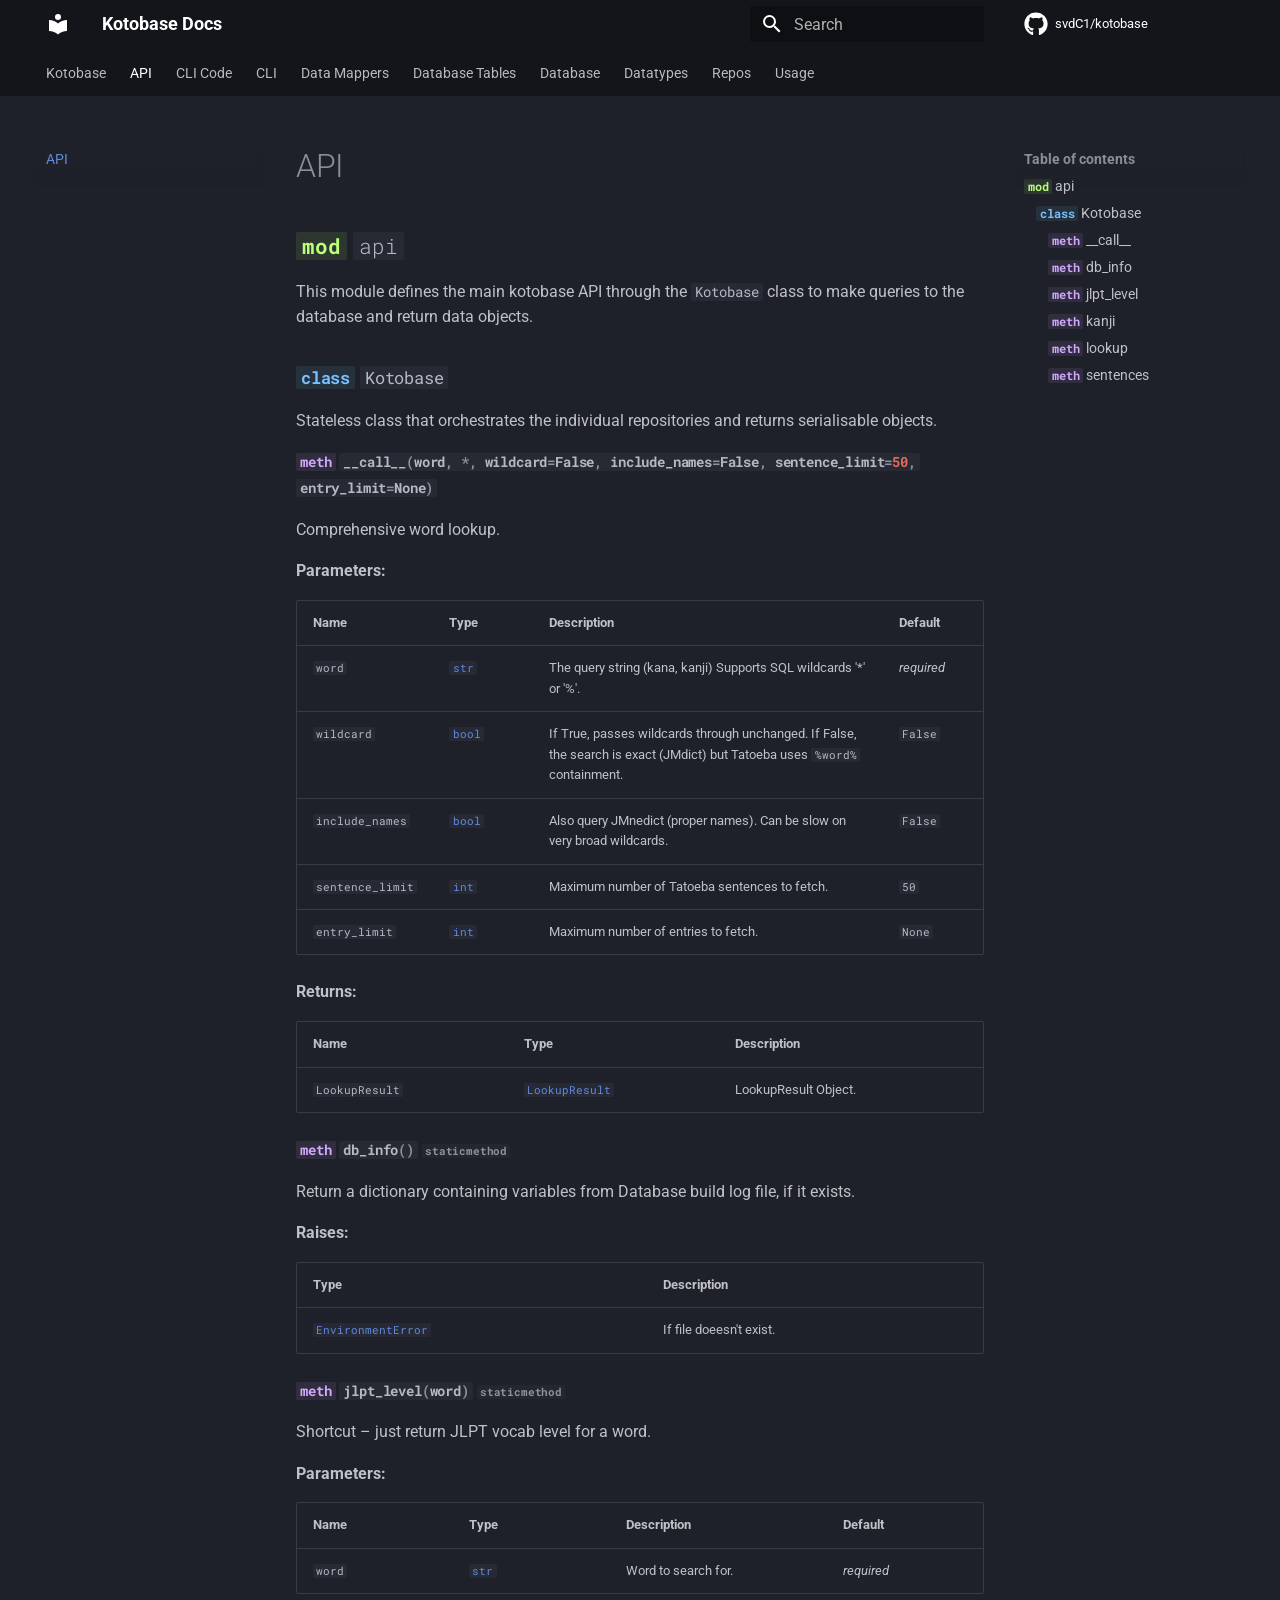
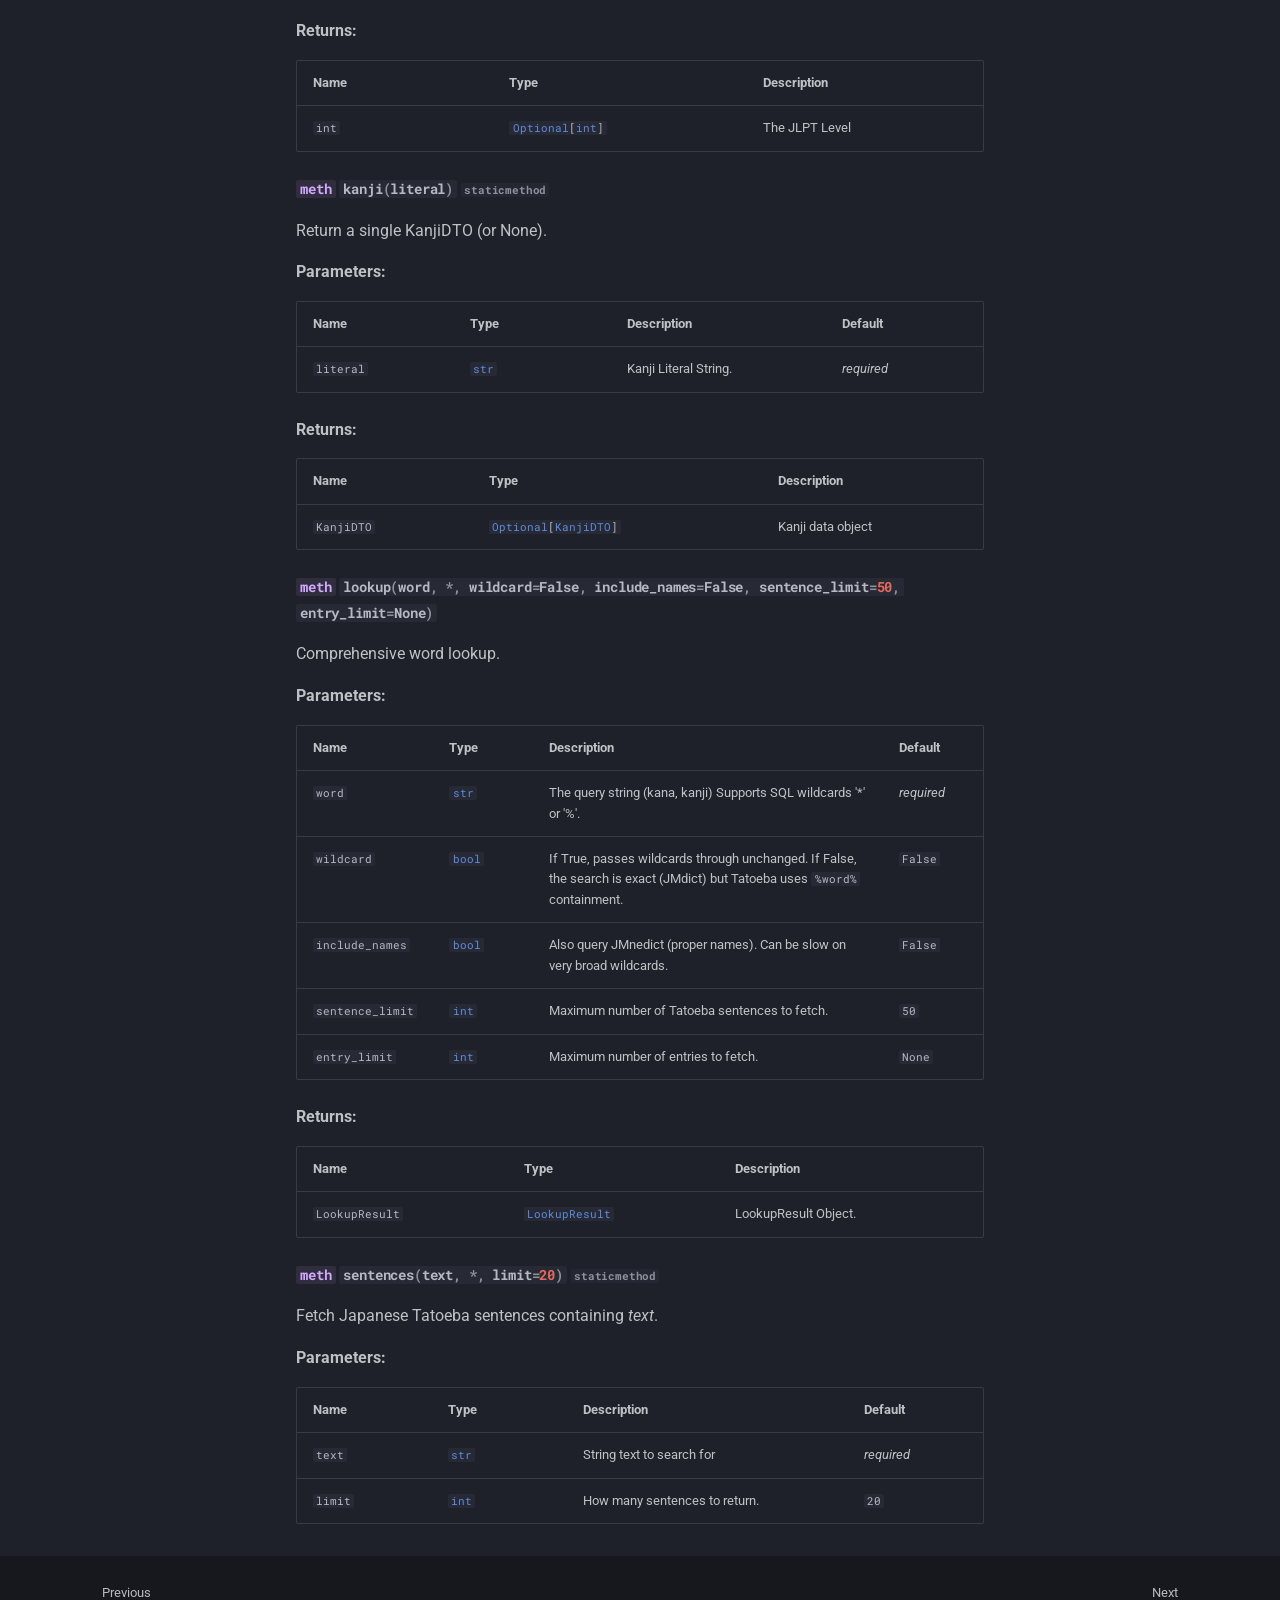
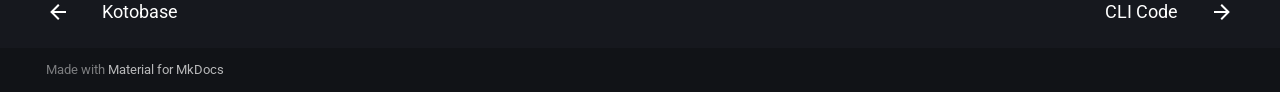
<file: API/index.html>
<!doctype html>
<html lang="en" class="no-js">
  <head>
    
      <meta charset="utf-8">
      <meta name="viewport" content="width=device-width,initial-scale=1">
      
      
      
        <link rel="canonical" href="https://svdc1.github.io/kotobase/API/">
      
      
        <link rel="prev" href="..">
      
      
        <link rel="next" href="../CLI%20_Code/">
      
      
      <link rel="icon" href="../assets/images/favicon.png">
      <meta name="generator" content="mkdocs-1.6.1, mkdocs-material-9.6.14">
    
    
      
        <title>API - Kotobase Docs</title>
      
    
    
      <link rel="stylesheet" href="../assets/stylesheets/main.342714a4.min.css">
      
        
        <link rel="stylesheet" href="../assets/stylesheets/palette.06af60db.min.css">
      
      


    
    
      
    
    
      
        
        
        <link rel="preconnect" href="https://fonts.gstatic.com" crossorigin>
        <link rel="stylesheet" href="https://fonts.googleapis.com/css?family=Roboto:300,300i,400,400i,700,700i%7CRoboto+Mono:400,400i,700,700i&display=fallback">
        <style>:root{--md-text-font:"Roboto";--md-code-font:"Roboto Mono"}</style>
      
    
    
      <link rel="stylesheet" href="../assets/_mkdocstrings.css">
    
    <script>__md_scope=new URL("..",location),__md_hash=e=>[...e].reduce(((e,_)=>(e<<5)-e+_.charCodeAt(0)),0),__md_get=(e,_=localStorage,t=__md_scope)=>JSON.parse(_.getItem(t.pathname+"."+e)),__md_set=(e,_,t=localStorage,a=__md_scope)=>{try{t.setItem(a.pathname+"."+e,JSON.stringify(_))}catch(e){}}</script>
    
      

    
    
    
  </head>
  
  
    
    
      
    
    
    
    
    <body dir="ltr" data-md-color-scheme="slate" data-md-color-primary="black" data-md-color-accent="deep-purple">
  
    
    <input class="md-toggle" data-md-toggle="drawer" type="checkbox" id="__drawer" autocomplete="off">
    <input class="md-toggle" data-md-toggle="search" type="checkbox" id="__search" autocomplete="off">
    <label class="md-overlay" for="__drawer"></label>
    <div data-md-component="skip">
      
        
        <a href="#kotobase.api" class="md-skip">
          Skip to content
        </a>
      
    </div>
    <div data-md-component="announce">
      
    </div>
    
    
      

<header class="md-header" data-md-component="header">
  <nav class="md-header__inner md-grid" aria-label="Header">
    <a href=".." title="Kotobase Docs" class="md-header__button md-logo" aria-label="Kotobase Docs" data-md-component="logo">
      
  
  <svg xmlns="http://www.w3.org/2000/svg" viewBox="0 0 24 24"><path d="M12 8a3 3 0 0 0 3-3 3 3 0 0 0-3-3 3 3 0 0 0-3 3 3 3 0 0 0 3 3m0 3.54C9.64 9.35 6.5 8 3 8v11c3.5 0 6.64 1.35 9 3.54 2.36-2.19 5.5-3.54 9-3.54V8c-3.5 0-6.64 1.35-9 3.54"/></svg>

    </a>
    <label class="md-header__button md-icon" for="__drawer">
      
      <svg xmlns="http://www.w3.org/2000/svg" viewBox="0 0 24 24"><path d="M3 6h18v2H3zm0 5h18v2H3zm0 5h18v2H3z"/></svg>
    </label>
    <div class="md-header__title" data-md-component="header-title">
      <div class="md-header__ellipsis">
        <div class="md-header__topic">
          <span class="md-ellipsis">
            Kotobase Docs
          </span>
        </div>
        <div class="md-header__topic" data-md-component="header-topic">
          <span class="md-ellipsis">
            
              API
            
          </span>
        </div>
      </div>
    </div>
    
      
        <form class="md-header__option" data-md-component="palette">
  
    
    
    
    <input class="md-option" data-md-color-media="" data-md-color-scheme="slate" data-md-color-primary="black" data-md-color-accent="deep-purple"  aria-hidden="true"  type="radio" name="__palette" id="__palette_0">
    
  
</form>
      
    
    
      <script>var palette=__md_get("__palette");if(palette&&palette.color){if("(prefers-color-scheme)"===palette.color.media){var media=matchMedia("(prefers-color-scheme: light)"),input=document.querySelector(media.matches?"[data-md-color-media='(prefers-color-scheme: light)']":"[data-md-color-media='(prefers-color-scheme: dark)']");palette.color.media=input.getAttribute("data-md-color-media"),palette.color.scheme=input.getAttribute("data-md-color-scheme"),palette.color.primary=input.getAttribute("data-md-color-primary"),palette.color.accent=input.getAttribute("data-md-color-accent")}for(var[key,value]of Object.entries(palette.color))document.body.setAttribute("data-md-color-"+key,value)}</script>
    
    
    
      
      
        <label class="md-header__button md-icon" for="__search">
          
          <svg xmlns="http://www.w3.org/2000/svg" viewBox="0 0 24 24"><path d="M9.5 3A6.5 6.5 0 0 1 16 9.5c0 1.61-.59 3.09-1.56 4.23l.27.27h.79l5 5-1.5 1.5-5-5v-.79l-.27-.27A6.52 6.52 0 0 1 9.5 16 6.5 6.5 0 0 1 3 9.5 6.5 6.5 0 0 1 9.5 3m0 2C7 5 5 7 5 9.5S7 14 9.5 14 14 12 14 9.5 12 5 9.5 5"/></svg>
        </label>
        <div class="md-search" data-md-component="search" role="dialog">
  <label class="md-search__overlay" for="__search"></label>
  <div class="md-search__inner" role="search">
    <form class="md-search__form" name="search">
      <input type="text" class="md-search__input" name="query" aria-label="Search" placeholder="Search" autocapitalize="off" autocorrect="off" autocomplete="off" spellcheck="false" data-md-component="search-query" required>
      <label class="md-search__icon md-icon" for="__search">
        
        <svg xmlns="http://www.w3.org/2000/svg" viewBox="0 0 24 24"><path d="M9.5 3A6.5 6.5 0 0 1 16 9.5c0 1.61-.59 3.09-1.56 4.23l.27.27h.79l5 5-1.5 1.5-5-5v-.79l-.27-.27A6.52 6.52 0 0 1 9.5 16 6.5 6.5 0 0 1 3 9.5 6.5 6.5 0 0 1 9.5 3m0 2C7 5 5 7 5 9.5S7 14 9.5 14 14 12 14 9.5 12 5 9.5 5"/></svg>
        
        <svg xmlns="http://www.w3.org/2000/svg" viewBox="0 0 24 24"><path d="M20 11v2H8l5.5 5.5-1.42 1.42L4.16 12l7.92-7.92L13.5 5.5 8 11z"/></svg>
      </label>
      <nav class="md-search__options" aria-label="Search">
        
        <button type="reset" class="md-search__icon md-icon" title="Clear" aria-label="Clear" tabindex="-1">
          
          <svg xmlns="http://www.w3.org/2000/svg" viewBox="0 0 24 24"><path d="M19 6.41 17.59 5 12 10.59 6.41 5 5 6.41 10.59 12 5 17.59 6.41 19 12 13.41 17.59 19 19 17.59 13.41 12z"/></svg>
        </button>
      </nav>
      
        <div class="md-search__suggest" data-md-component="search-suggest"></div>
      
    </form>
    <div class="md-search__output">
      <div class="md-search__scrollwrap" tabindex="0" data-md-scrollfix>
        <div class="md-search-result" data-md-component="search-result">
          <div class="md-search-result__meta">
            Initializing search
          </div>
          <ol class="md-search-result__list" role="presentation"></ol>
        </div>
      </div>
    </div>
  </div>
</div>
      
    
    
      <div class="md-header__source">
        <a href="https://github.com/svdC1/kotobase" title="Go to repository" class="md-source" data-md-component="source">
  <div class="md-source__icon md-icon">
    
    <svg xmlns="http://www.w3.org/2000/svg" viewBox="0 0 496 512"><!--! Font Awesome Free 6.7.2 by @fontawesome - https://fontawesome.com License - https://fontawesome.com/license/free (Icons: CC BY 4.0, Fonts: SIL OFL 1.1, Code: MIT License) Copyright 2024 Fonticons, Inc.--><path d="M165.9 397.4c0 2-2.3 3.6-5.2 3.6-3.3.3-5.6-1.3-5.6-3.6 0-2 2.3-3.6 5.2-3.6 3-.3 5.6 1.3 5.6 3.6m-31.1-4.5c-.7 2 1.3 4.3 4.3 4.9 2.6 1 5.6 0 6.2-2s-1.3-4.3-4.3-5.2c-2.6-.7-5.5.3-6.2 2.3m44.2-1.7c-2.9.7-4.9 2.6-4.6 4.9.3 2 2.9 3.3 5.9 2.6 2.9-.7 4.9-2.6 4.6-4.6-.3-1.9-3-3.2-5.9-2.9M244.8 8C106.1 8 0 113.3 0 252c0 110.9 69.8 205.8 169.5 239.2 12.8 2.3 17.3-5.6 17.3-12.1 0-6.2-.3-40.4-.3-61.4 0 0-70 15-84.7-29.8 0 0-11.4-29.1-27.8-36.6 0 0-22.9-15.7 1.6-15.4 0 0 24.9 2 38.6 25.8 21.9 38.6 58.6 27.5 72.9 20.9 2.3-16 8.8-27.1 16-33.7-55.9-6.2-112.3-14.3-112.3-110.5 0-27.5 7.6-41.3 23.6-58.9-2.6-6.5-11.1-33.3 2.6-67.9 20.9-6.5 69 27 69 27 20-5.6 41.5-8.5 62.8-8.5s42.8 2.9 62.8 8.5c0 0 48.1-33.6 69-27 13.7 34.7 5.2 61.4 2.6 67.9 16 17.7 25.8 31.5 25.8 58.9 0 96.5-58.9 104.2-114.8 110.5 9.2 7.9 17 22.9 17 46.4 0 33.7-.3 75.4-.3 83.6 0 6.5 4.6 14.4 17.3 12.1C428.2 457.8 496 362.9 496 252 496 113.3 383.5 8 244.8 8M97.2 352.9c-1.3 1-1 3.3.7 5.2 1.6 1.6 3.9 2.3 5.2 1 1.3-1 1-3.3-.7-5.2-1.6-1.6-3.9-2.3-5.2-1m-10.8-8.1c-.7 1.3.3 2.9 2.3 3.9 1.6 1 3.6.7 4.3-.7.7-1.3-.3-2.9-2.3-3.9-2-.6-3.6-.3-4.3.7m32.4 35.6c-1.6 1.3-1 4.3 1.3 6.2 2.3 2.3 5.2 2.6 6.5 1 1.3-1.3.7-4.3-1.3-6.2-2.2-2.3-5.2-2.6-6.5-1m-11.4-14.7c-1.6 1-1.6 3.6 0 5.9s4.3 3.3 5.6 2.3c1.6-1.3 1.6-3.9 0-6.2-1.4-2.3-4-3.3-5.6-2"/></svg>
  </div>
  <div class="md-source__repository">
    svdC1/kotobase
  </div>
</a>
      </div>
    
  </nav>
  
</header>
    
    <div class="md-container" data-md-component="container">
      
      
        
          
            
<nav class="md-tabs" aria-label="Tabs" data-md-component="tabs">
  <div class="md-grid">
    <ul class="md-tabs__list">
      
        
  
  
  
  
    <li class="md-tabs__item">
      <a href=".." class="md-tabs__link">
        
  
  
    
  
  Kotobase

      </a>
    </li>
  

      
        
  
  
  
    
  
  
    <li class="md-tabs__item md-tabs__item--active">
      <a href="./" class="md-tabs__link">
        
  
  
    
  
  API

      </a>
    </li>
  

      
        
  
  
  
  
    <li class="md-tabs__item">
      <a href="../CLI%20_Code/" class="md-tabs__link">
        
  
  
    
  
  CLI  Code

      </a>
    </li>
  

      
        
  
  
  
  
    <li class="md-tabs__item">
      <a href="../CLI/" class="md-tabs__link">
        
  
  
    
  
  CLI

      </a>
    </li>
  

      
        
  
  
  
  
    <li class="md-tabs__item">
      <a href="../Data_Mappers/" class="md-tabs__link">
        
  
  
    
  
  Data Mappers

      </a>
    </li>
  

      
        
  
  
  
  
    <li class="md-tabs__item">
      <a href="../Database_Tables/" class="md-tabs__link">
        
  
  
    
  
  Database Tables

      </a>
    </li>
  

      
        
  
  
  
  
    <li class="md-tabs__item">
      <a href="../database/" class="md-tabs__link">
        
  
  
    
  
  Database

      </a>
    </li>
  

      
        
  
  
  
  
    <li class="md-tabs__item">
      <a href="../datatypes/" class="md-tabs__link">
        
  
  
    
  
  Datatypes

      </a>
    </li>
  

      
        
  
  
  
  
    <li class="md-tabs__item">
      <a href="../repos/" class="md-tabs__link">
        
  
  
    
  
  Repos

      </a>
    </li>
  

      
        
  
  
  
  
    <li class="md-tabs__item">
      <a href="../usage/" class="md-tabs__link">
        
  
  
    
  
  Usage

      </a>
    </li>
  

      
    </ul>
  </div>
</nav>
          
        
      
      <main class="md-main" data-md-component="main">
        <div class="md-main__inner md-grid">
          
            
              
              <div class="md-sidebar md-sidebar--primary" data-md-component="sidebar" data-md-type="navigation" >
                <div class="md-sidebar__scrollwrap">
                  <div class="md-sidebar__inner">
                    


  


<nav class="md-nav md-nav--primary md-nav--lifted" aria-label="Navigation" data-md-level="0">
  <label class="md-nav__title" for="__drawer">
    <a href=".." title="Kotobase Docs" class="md-nav__button md-logo" aria-label="Kotobase Docs" data-md-component="logo">
      
  
  <svg xmlns="http://www.w3.org/2000/svg" viewBox="0 0 24 24"><path d="M12 8a3 3 0 0 0 3-3 3 3 0 0 0-3-3 3 3 0 0 0-3 3 3 3 0 0 0 3 3m0 3.54C9.64 9.35 6.5 8 3 8v11c3.5 0 6.64 1.35 9 3.54 2.36-2.19 5.5-3.54 9-3.54V8c-3.5 0-6.64 1.35-9 3.54"/></svg>

    </a>
    Kotobase Docs
  </label>
  
    <div class="md-nav__source">
      <a href="https://github.com/svdC1/kotobase" title="Go to repository" class="md-source" data-md-component="source">
  <div class="md-source__icon md-icon">
    
    <svg xmlns="http://www.w3.org/2000/svg" viewBox="0 0 496 512"><!--! Font Awesome Free 6.7.2 by @fontawesome - https://fontawesome.com License - https://fontawesome.com/license/free (Icons: CC BY 4.0, Fonts: SIL OFL 1.1, Code: MIT License) Copyright 2024 Fonticons, Inc.--><path d="M165.9 397.4c0 2-2.3 3.6-5.2 3.6-3.3.3-5.6-1.3-5.6-3.6 0-2 2.3-3.6 5.2-3.6 3-.3 5.6 1.3 5.6 3.6m-31.1-4.5c-.7 2 1.3 4.3 4.3 4.9 2.6 1 5.6 0 6.2-2s-1.3-4.3-4.3-5.2c-2.6-.7-5.5.3-6.2 2.3m44.2-1.7c-2.9.7-4.9 2.6-4.6 4.9.3 2 2.9 3.3 5.9 2.6 2.9-.7 4.9-2.6 4.6-4.6-.3-1.9-3-3.2-5.9-2.9M244.8 8C106.1 8 0 113.3 0 252c0 110.9 69.8 205.8 169.5 239.2 12.8 2.3 17.3-5.6 17.3-12.1 0-6.2-.3-40.4-.3-61.4 0 0-70 15-84.7-29.8 0 0-11.4-29.1-27.8-36.6 0 0-22.9-15.7 1.6-15.4 0 0 24.9 2 38.6 25.8 21.9 38.6 58.6 27.5 72.9 20.9 2.3-16 8.8-27.1 16-33.7-55.9-6.2-112.3-14.3-112.3-110.5 0-27.5 7.6-41.3 23.6-58.9-2.6-6.5-11.1-33.3 2.6-67.9 20.9-6.5 69 27 69 27 20-5.6 41.5-8.5 62.8-8.5s42.8 2.9 62.8 8.5c0 0 48.1-33.6 69-27 13.7 34.7 5.2 61.4 2.6 67.9 16 17.7 25.8 31.5 25.8 58.9 0 96.5-58.9 104.2-114.8 110.5 9.2 7.9 17 22.9 17 46.4 0 33.7-.3 75.4-.3 83.6 0 6.5 4.6 14.4 17.3 12.1C428.2 457.8 496 362.9 496 252 496 113.3 383.5 8 244.8 8M97.2 352.9c-1.3 1-1 3.3.7 5.2 1.6 1.6 3.9 2.3 5.2 1 1.3-1 1-3.3-.7-5.2-1.6-1.6-3.9-2.3-5.2-1m-10.8-8.1c-.7 1.3.3 2.9 2.3 3.9 1.6 1 3.6.7 4.3-.7.7-1.3-.3-2.9-2.3-3.9-2-.6-3.6-.3-4.3.7m32.4 35.6c-1.6 1.3-1 4.3 1.3 6.2 2.3 2.3 5.2 2.6 6.5 1 1.3-1.3.7-4.3-1.3-6.2-2.2-2.3-5.2-2.6-6.5-1m-11.4-14.7c-1.6 1-1.6 3.6 0 5.9s4.3 3.3 5.6 2.3c1.6-1.3 1.6-3.9 0-6.2-1.4-2.3-4-3.3-5.6-2"/></svg>
  </div>
  <div class="md-source__repository">
    svdC1/kotobase
  </div>
</a>
    </div>
  
  <ul class="md-nav__list" data-md-scrollfix>
    
      
      
  
  
  
  
    <li class="md-nav__item">
      <a href=".." class="md-nav__link">
        
  
  
  <span class="md-ellipsis">
    Kotobase
    
  </span>
  

      </a>
    </li>
  

    
      
      
  
  
    
  
  
  
    <li class="md-nav__item md-nav__item--active">
      
      <input class="md-nav__toggle md-toggle" type="checkbox" id="__toc">
      
      
      
        <label class="md-nav__link md-nav__link--active" for="__toc">
          
  
  
  <span class="md-ellipsis">
    API
    
  </span>
  

          <span class="md-nav__icon md-icon"></span>
        </label>
      
      <a href="./" class="md-nav__link md-nav__link--active">
        
  
  
  <span class="md-ellipsis">
    API
    
  </span>
  

      </a>
      
        

<nav class="md-nav md-nav--secondary" aria-label="Table of contents">
  
  
  
  
    <label class="md-nav__title" for="__toc">
      <span class="md-nav__icon md-icon"></span>
      Table of contents
    </label>
    <ul class="md-nav__list" data-md-component="toc" data-md-scrollfix>
      
        <li class="md-nav__item">
  <a href="#kotobase.api" class="md-nav__link">
    <span class="md-ellipsis">
      <code class="doc-symbol doc-symbol-toc doc-symbol-module"></code>&nbsp;api
    </span>
  </a>
  
    <nav class="md-nav" aria-label=" api">
      <ul class="md-nav__list">
        
          <li class="md-nav__item">
  <a href="#kotobase.api.Kotobase" class="md-nav__link">
    <span class="md-ellipsis">
      <code class="doc-symbol doc-symbol-toc doc-symbol-class"></code>&nbsp;Kotobase
    </span>
  </a>
  
    <nav class="md-nav" aria-label=" Kotobase">
      <ul class="md-nav__list">
        
          <li class="md-nav__item">
  <a href="#kotobase.api.Kotobase.__call__" class="md-nav__link">
    <span class="md-ellipsis">
      <code class="doc-symbol doc-symbol-toc doc-symbol-method"></code>&nbsp;__call__
    </span>
  </a>
  
</li>
        
          <li class="md-nav__item">
  <a href="#kotobase.api.Kotobase.db_info" class="md-nav__link">
    <span class="md-ellipsis">
      <code class="doc-symbol doc-symbol-toc doc-symbol-method"></code>&nbsp;db_info
    </span>
  </a>
  
</li>
        
          <li class="md-nav__item">
  <a href="#kotobase.api.Kotobase.jlpt_level" class="md-nav__link">
    <span class="md-ellipsis">
      <code class="doc-symbol doc-symbol-toc doc-symbol-method"></code>&nbsp;jlpt_level
    </span>
  </a>
  
</li>
        
          <li class="md-nav__item">
  <a href="#kotobase.api.Kotobase.kanji" class="md-nav__link">
    <span class="md-ellipsis">
      <code class="doc-symbol doc-symbol-toc doc-symbol-method"></code>&nbsp;kanji
    </span>
  </a>
  
</li>
        
          <li class="md-nav__item">
  <a href="#kotobase.api.Kotobase.lookup" class="md-nav__link">
    <span class="md-ellipsis">
      <code class="doc-symbol doc-symbol-toc doc-symbol-method"></code>&nbsp;lookup
    </span>
  </a>
  
</li>
        
          <li class="md-nav__item">
  <a href="#kotobase.api.Kotobase.sentences" class="md-nav__link">
    <span class="md-ellipsis">
      <code class="doc-symbol doc-symbol-toc doc-symbol-method"></code>&nbsp;sentences
    </span>
  </a>
  
</li>
        
      </ul>
    </nav>
  
</li>
        
      </ul>
    </nav>
  
</li>
      
    </ul>
  
</nav>
      
    </li>
  

    
      
      
  
  
  
  
    <li class="md-nav__item">
      <a href="../CLI%20_Code/" class="md-nav__link">
        
  
  
  <span class="md-ellipsis">
    CLI  Code
    
  </span>
  

      </a>
    </li>
  

    
      
      
  
  
  
  
    <li class="md-nav__item">
      <a href="../CLI/" class="md-nav__link">
        
  
  
  <span class="md-ellipsis">
    CLI
    
  </span>
  

      </a>
    </li>
  

    
      
      
  
  
  
  
    <li class="md-nav__item">
      <a href="../Data_Mappers/" class="md-nav__link">
        
  
  
  <span class="md-ellipsis">
    Data Mappers
    
  </span>
  

      </a>
    </li>
  

    
      
      
  
  
  
  
    <li class="md-nav__item">
      <a href="../Database_Tables/" class="md-nav__link">
        
  
  
  <span class="md-ellipsis">
    Database Tables
    
  </span>
  

      </a>
    </li>
  

    
      
      
  
  
  
  
    <li class="md-nav__item">
      <a href="../database/" class="md-nav__link">
        
  
  
  <span class="md-ellipsis">
    Database
    
  </span>
  

      </a>
    </li>
  

    
      
      
  
  
  
  
    <li class="md-nav__item">
      <a href="../datatypes/" class="md-nav__link">
        
  
  
  <span class="md-ellipsis">
    Datatypes
    
  </span>
  

      </a>
    </li>
  

    
      
      
  
  
  
  
    <li class="md-nav__item">
      <a href="../repos/" class="md-nav__link">
        
  
  
  <span class="md-ellipsis">
    Repos
    
  </span>
  

      </a>
    </li>
  

    
      
      
  
  
  
  
    <li class="md-nav__item">
      <a href="../usage/" class="md-nav__link">
        
  
  
  <span class="md-ellipsis">
    Usage
    
  </span>
  

      </a>
    </li>
  

    
  </ul>
</nav>
                  </div>
                </div>
              </div>
            
            
              
              <div class="md-sidebar md-sidebar--secondary" data-md-component="sidebar" data-md-type="toc" >
                <div class="md-sidebar__scrollwrap">
                  <div class="md-sidebar__inner">
                    

<nav class="md-nav md-nav--secondary" aria-label="Table of contents">
  
  
  
  
    <label class="md-nav__title" for="__toc">
      <span class="md-nav__icon md-icon"></span>
      Table of contents
    </label>
    <ul class="md-nav__list" data-md-component="toc" data-md-scrollfix>
      
        <li class="md-nav__item">
  <a href="#kotobase.api" class="md-nav__link">
    <span class="md-ellipsis">
      <code class="doc-symbol doc-symbol-toc doc-symbol-module"></code>&nbsp;api
    </span>
  </a>
  
    <nav class="md-nav" aria-label=" api">
      <ul class="md-nav__list">
        
          <li class="md-nav__item">
  <a href="#kotobase.api.Kotobase" class="md-nav__link">
    <span class="md-ellipsis">
      <code class="doc-symbol doc-symbol-toc doc-symbol-class"></code>&nbsp;Kotobase
    </span>
  </a>
  
    <nav class="md-nav" aria-label=" Kotobase">
      <ul class="md-nav__list">
        
          <li class="md-nav__item">
  <a href="#kotobase.api.Kotobase.__call__" class="md-nav__link">
    <span class="md-ellipsis">
      <code class="doc-symbol doc-symbol-toc doc-symbol-method"></code>&nbsp;__call__
    </span>
  </a>
  
</li>
        
          <li class="md-nav__item">
  <a href="#kotobase.api.Kotobase.db_info" class="md-nav__link">
    <span class="md-ellipsis">
      <code class="doc-symbol doc-symbol-toc doc-symbol-method"></code>&nbsp;db_info
    </span>
  </a>
  
</li>
        
          <li class="md-nav__item">
  <a href="#kotobase.api.Kotobase.jlpt_level" class="md-nav__link">
    <span class="md-ellipsis">
      <code class="doc-symbol doc-symbol-toc doc-symbol-method"></code>&nbsp;jlpt_level
    </span>
  </a>
  
</li>
        
          <li class="md-nav__item">
  <a href="#kotobase.api.Kotobase.kanji" class="md-nav__link">
    <span class="md-ellipsis">
      <code class="doc-symbol doc-symbol-toc doc-symbol-method"></code>&nbsp;kanji
    </span>
  </a>
  
</li>
        
          <li class="md-nav__item">
  <a href="#kotobase.api.Kotobase.lookup" class="md-nav__link">
    <span class="md-ellipsis">
      <code class="doc-symbol doc-symbol-toc doc-symbol-method"></code>&nbsp;lookup
    </span>
  </a>
  
</li>
        
          <li class="md-nav__item">
  <a href="#kotobase.api.Kotobase.sentences" class="md-nav__link">
    <span class="md-ellipsis">
      <code class="doc-symbol doc-symbol-toc doc-symbol-method"></code>&nbsp;sentences
    </span>
  </a>
  
</li>
        
      </ul>
    </nav>
  
</li>
        
      </ul>
    </nav>
  
</li>
      
    </ul>
  
</nav>
                  </div>
                </div>
              </div>
            
          
          
            <div class="md-content" data-md-component="content">
              <article class="md-content__inner md-typeset">
                
                  


  
  


  <h1>API</h1>

<div class="doc doc-object doc-module">



<h2 id="kotobase.api" class="doc doc-heading">
<code class="doc-symbol doc-symbol-heading doc-symbol-module"></code>            <code>api</code>


<a href="#kotobase.api" class="headerlink" title="Permanent link">&para;</a></h2>

    <div class="doc doc-contents first">

        <p>This module defines the main kotobase API through the <code>Kotobase</code> class
to make queries to the database and return data objects.</p>









  <div class="doc doc-children">








<div class="doc doc-object doc-class">



<h3 id="kotobase.api.Kotobase" class="doc doc-heading">
<code class="doc-symbol doc-symbol-heading doc-symbol-class"></code>            <code>Kotobase</code>


<a href="#kotobase.api.Kotobase" class="headerlink" title="Permanent link">&para;</a></h3>


    <div class="doc doc-contents ">


        <p>Stateless class that orchestrates the individual repositories and
returns serialisable objects.</p>










  <div class="doc doc-children">









<div class="doc doc-object doc-function">


<h4 id="kotobase.api.Kotobase.__call__" class="doc doc-heading">
<code class="doc-symbol doc-symbol-heading doc-symbol-method"></code>            <code class="highlight language-python"><span class="fm">__call__</span><span class="p">(</span><span class="n">word</span><span class="p">,</span> <span class="o">*</span><span class="p">,</span> <span class="n">wildcard</span><span class="o">=</span><span class="kc">False</span><span class="p">,</span> <span class="n">include_names</span><span class="o">=</span><span class="kc">False</span><span class="p">,</span> <span class="n">sentence_limit</span><span class="o">=</span><span class="mi">50</span><span class="p">,</span> <span class="n">entry_limit</span><span class="o">=</span><span class="kc">None</span><span class="p">)</span></code>

<a href="#kotobase.api.Kotobase.__call__" class="headerlink" title="Permanent link">&para;</a></h4>


    <div class="doc doc-contents ">

        <p>Comprehensive word lookup.</p>


<p><span class="doc-section-title">Parameters:</span></p>
    <table>
      <thead>
        <tr>
          <th>Name</th>
          <th>Type</th>
          <th>Description</th>
          <th>Default</th>
        </tr>
      </thead>
      <tbody>
          <tr class="doc-section-item">
            <td>
                <code>word</code>
            </td>
            <td>
                  <code><a class="autorefs autorefs-external" href="https://docs.python.org/3/library/stdtypes.html#str">str</a></code>
            </td>
            <td>
              <div class="doc-md-description">
                <p>The query string (kana, kanji)
          Supports SQL wildcards '*' or '%'.</p>
              </div>
            </td>
            <td>
                <em>required</em>
            </td>
          </tr>
          <tr class="doc-section-item">
            <td>
                <code>wildcard</code>
            </td>
            <td>
                  <code><a class="autorefs autorefs-external" href="https://docs.python.org/3/library/functions.html#bool">bool</a></code>
            </td>
            <td>
              <div class="doc-md-description">
                <p>If True, passes wildcards through unchanged.
               If False, the search is exact (JMdict) but
               Tatoeba uses <code>%word%</code> containment.</p>
              </div>
            </td>
            <td>
                  <code>False</code>
            </td>
          </tr>
          <tr class="doc-section-item">
            <td>
                <code>include_names</code>
            </td>
            <td>
                  <code><a class="autorefs autorefs-external" href="https://docs.python.org/3/library/functions.html#bool">bool</a></code>
            </td>
            <td>
              <div class="doc-md-description">
                <p>Also query JMnedict (proper names).
                    Can be slow on very broad wildcards.</p>
              </div>
            </td>
            <td>
                  <code>False</code>
            </td>
          </tr>
          <tr class="doc-section-item">
            <td>
                <code>sentence_limit</code>
            </td>
            <td>
                  <code><a class="autorefs autorefs-external" href="https://docs.python.org/3/library/functions.html#int">int</a></code>
            </td>
            <td>
              <div class="doc-md-description">
                <p>Maximum number of Tatoeba sentences to fetch.</p>
              </div>
            </td>
            <td>
                  <code>50</code>
            </td>
          </tr>
          <tr class="doc-section-item">
            <td>
                <code>entry_limit</code>
            </td>
            <td>
                  <code><a class="autorefs autorefs-external" href="https://docs.python.org/3/library/functions.html#int">int</a></code>
            </td>
            <td>
              <div class="doc-md-description">
                <p>Maximum number of entries to fetch.</p>
              </div>
            </td>
            <td>
                  <code>None</code>
            </td>
          </tr>
      </tbody>
    </table>


    <p><span class="doc-section-title">Returns:</span></p>
    <table>
      <thead>
        <tr>
<th>Name</th>          <th>Type</th>
          <th>Description</th>
        </tr>
      </thead>
      <tbody>
          <tr class="doc-section-item">
<td><code>LookupResult</code></td>            <td>
                  <code><a class="autorefs autorefs-internal" title="            LookupResult


  
      dataclass
   (kotobase.core.datatypes.LookupResult)" href="../datatypes/#kotobase.core.datatypes.LookupResult">LookupResult</a></code>
            </td>
            <td>
              <div class="doc-md-description">
                <p>LookupResult Object.</p>
              </div>
            </td>
          </tr>
      </tbody>
    </table>


    </div>

</div>

<div class="doc doc-object doc-function">


<h4 id="kotobase.api.Kotobase.db_info" class="doc doc-heading">
<code class="doc-symbol doc-symbol-heading doc-symbol-method"></code>            <code class="highlight language-python"><span class="n">db_info</span><span class="p">()</span></code>

  <span class="doc doc-labels">
      <small class="doc doc-label doc-label-staticmethod"><code>staticmethod</code></small>
  </span>

<a href="#kotobase.api.Kotobase.db_info" class="headerlink" title="Permanent link">&para;</a></h4>


    <div class="doc doc-contents ">

        <p>Return a dictionary containing variables from
Database build log file, if it exists.</p>


<p><span class="doc-section-title">Raises:</span></p>
    <table>
      <thead>
        <tr>
          <th>Type</th>
          <th>Description</th>
        </tr>
      </thead>
      <tbody>
          <tr class="doc-section-item">
            <td>
                  <code><a class="autorefs autorefs-external" href="https://docs.python.org/3/library/exceptions.html#EnvironmentError">EnvironmentError</a></code>
            </td>
            <td>
              <div class="doc-md-description">
                <p>If file doeesn't exist.</p>
              </div>
            </td>
          </tr>
      </tbody>
    </table>


    </div>

</div>

<div class="doc doc-object doc-function">


<h4 id="kotobase.api.Kotobase.jlpt_level" class="doc doc-heading">
<code class="doc-symbol doc-symbol-heading doc-symbol-method"></code>            <code class="highlight language-python"><span class="n">jlpt_level</span><span class="p">(</span><span class="n">word</span><span class="p">)</span></code>

  <span class="doc doc-labels">
      <small class="doc doc-label doc-label-staticmethod"><code>staticmethod</code></small>
  </span>

<a href="#kotobase.api.Kotobase.jlpt_level" class="headerlink" title="Permanent link">&para;</a></h4>


    <div class="doc doc-contents ">

        <p>Shortcut – just return JLPT vocab level for a word.</p>


<p><span class="doc-section-title">Parameters:</span></p>
    <table>
      <thead>
        <tr>
          <th>Name</th>
          <th>Type</th>
          <th>Description</th>
          <th>Default</th>
        </tr>
      </thead>
      <tbody>
          <tr class="doc-section-item">
            <td>
                <code>word</code>
            </td>
            <td>
                  <code><a class="autorefs autorefs-external" href="https://docs.python.org/3/library/stdtypes.html#str">str</a></code>
            </td>
            <td>
              <div class="doc-md-description">
                <p>Word to search for.</p>
              </div>
            </td>
            <td>
                <em>required</em>
            </td>
          </tr>
      </tbody>
    </table>


    <p><span class="doc-section-title">Returns:</span></p>
    <table>
      <thead>
        <tr>
<th>Name</th>          <th>Type</th>
          <th>Description</th>
        </tr>
      </thead>
      <tbody>
          <tr class="doc-section-item">
<td><code>int</code></td>            <td>
                  <code><a class="autorefs autorefs-external" title="typing.Optional" href="https://docs.python.org/3/library/typing.html#typing.Optional">Optional</a>[<a class="autorefs autorefs-external" href="https://docs.python.org/3/library/functions.html#int">int</a>]</code>
            </td>
            <td>
              <div class="doc-md-description">
                <p>The JLPT Level</p>
              </div>
            </td>
          </tr>
      </tbody>
    </table>


    </div>

</div>

<div class="doc doc-object doc-function">


<h4 id="kotobase.api.Kotobase.kanji" class="doc doc-heading">
<code class="doc-symbol doc-symbol-heading doc-symbol-method"></code>            <code class="highlight language-python"><span class="n">kanji</span><span class="p">(</span><span class="n">literal</span><span class="p">)</span></code>

  <span class="doc doc-labels">
      <small class="doc doc-label doc-label-staticmethod"><code>staticmethod</code></small>
  </span>

<a href="#kotobase.api.Kotobase.kanji" class="headerlink" title="Permanent link">&para;</a></h4>


    <div class="doc doc-contents ">

        <p>Return a single KanjiDTO (or None).</p>


<p><span class="doc-section-title">Parameters:</span></p>
    <table>
      <thead>
        <tr>
          <th>Name</th>
          <th>Type</th>
          <th>Description</th>
          <th>Default</th>
        </tr>
      </thead>
      <tbody>
          <tr class="doc-section-item">
            <td>
                <code>literal</code>
            </td>
            <td>
                  <code><a class="autorefs autorefs-external" href="https://docs.python.org/3/library/stdtypes.html#str">str</a></code>
            </td>
            <td>
              <div class="doc-md-description">
                <p>Kanji Literal String.</p>
              </div>
            </td>
            <td>
                <em>required</em>
            </td>
          </tr>
      </tbody>
    </table>


    <p><span class="doc-section-title">Returns:</span></p>
    <table>
      <thead>
        <tr>
<th>Name</th>          <th>Type</th>
          <th>Description</th>
        </tr>
      </thead>
      <tbody>
          <tr class="doc-section-item">
<td><code>KanjiDTO</code></td>            <td>
                  <code><a class="autorefs autorefs-external" title="typing.Optional" href="https://docs.python.org/3/library/typing.html#typing.Optional">Optional</a>[<a class="autorefs autorefs-internal" title="            KanjiDTO


  
      dataclass
   (kotobase.core.datatypes.KanjiDTO)" href="../datatypes/#kotobase.core.datatypes.KanjiDTO">KanjiDTO</a>]</code>
            </td>
            <td>
              <div class="doc-md-description">
                <p>Kanji data object</p>
              </div>
            </td>
          </tr>
      </tbody>
    </table>


    </div>

</div>

<div class="doc doc-object doc-function">


<h4 id="kotobase.api.Kotobase.lookup" class="doc doc-heading">
<code class="doc-symbol doc-symbol-heading doc-symbol-method"></code>            <code class="highlight language-python"><span class="n">lookup</span><span class="p">(</span><span class="n">word</span><span class="p">,</span> <span class="o">*</span><span class="p">,</span> <span class="n">wildcard</span><span class="o">=</span><span class="kc">False</span><span class="p">,</span> <span class="n">include_names</span><span class="o">=</span><span class="kc">False</span><span class="p">,</span> <span class="n">sentence_limit</span><span class="o">=</span><span class="mi">50</span><span class="p">,</span> <span class="n">entry_limit</span><span class="o">=</span><span class="kc">None</span><span class="p">)</span></code>

<a href="#kotobase.api.Kotobase.lookup" class="headerlink" title="Permanent link">&para;</a></h4>


    <div class="doc doc-contents ">

        <p>Comprehensive word lookup.</p>


<p><span class="doc-section-title">Parameters:</span></p>
    <table>
      <thead>
        <tr>
          <th>Name</th>
          <th>Type</th>
          <th>Description</th>
          <th>Default</th>
        </tr>
      </thead>
      <tbody>
          <tr class="doc-section-item">
            <td>
                <code>word</code>
            </td>
            <td>
                  <code><a class="autorefs autorefs-external" href="https://docs.python.org/3/library/stdtypes.html#str">str</a></code>
            </td>
            <td>
              <div class="doc-md-description">
                <p>The query string (kana, kanji)
          Supports SQL wildcards '*' or '%'.</p>
              </div>
            </td>
            <td>
                <em>required</em>
            </td>
          </tr>
          <tr class="doc-section-item">
            <td>
                <code>wildcard</code>
            </td>
            <td>
                  <code><a class="autorefs autorefs-external" href="https://docs.python.org/3/library/functions.html#bool">bool</a></code>
            </td>
            <td>
              <div class="doc-md-description">
                <p>If True, passes wildcards through unchanged.
               If False, the search is exact (JMdict) but
               Tatoeba uses <code>%word%</code> containment.</p>
              </div>
            </td>
            <td>
                  <code>False</code>
            </td>
          </tr>
          <tr class="doc-section-item">
            <td>
                <code>include_names</code>
            </td>
            <td>
                  <code><a class="autorefs autorefs-external" href="https://docs.python.org/3/library/functions.html#bool">bool</a></code>
            </td>
            <td>
              <div class="doc-md-description">
                <p>Also query JMnedict (proper names).
                    Can be slow on very broad wildcards.</p>
              </div>
            </td>
            <td>
                  <code>False</code>
            </td>
          </tr>
          <tr class="doc-section-item">
            <td>
                <code>sentence_limit</code>
            </td>
            <td>
                  <code><a class="autorefs autorefs-external" href="https://docs.python.org/3/library/functions.html#int">int</a></code>
            </td>
            <td>
              <div class="doc-md-description">
                <p>Maximum number of Tatoeba sentences to fetch.</p>
              </div>
            </td>
            <td>
                  <code>50</code>
            </td>
          </tr>
          <tr class="doc-section-item">
            <td>
                <code>entry_limit</code>
            </td>
            <td>
                  <code><a class="autorefs autorefs-external" href="https://docs.python.org/3/library/functions.html#int">int</a></code>
            </td>
            <td>
              <div class="doc-md-description">
                <p>Maximum number of entries to fetch.</p>
              </div>
            </td>
            <td>
                  <code>None</code>
            </td>
          </tr>
      </tbody>
    </table>


    <p><span class="doc-section-title">Returns:</span></p>
    <table>
      <thead>
        <tr>
<th>Name</th>          <th>Type</th>
          <th>Description</th>
        </tr>
      </thead>
      <tbody>
          <tr class="doc-section-item">
<td><code>LookupResult</code></td>            <td>
                  <code><a class="autorefs autorefs-internal" title="            LookupResult


  
      dataclass
   (kotobase.core.datatypes.LookupResult)" href="../datatypes/#kotobase.core.datatypes.LookupResult">LookupResult</a></code>
            </td>
            <td>
              <div class="doc-md-description">
                <p>LookupResult Object.</p>
              </div>
            </td>
          </tr>
      </tbody>
    </table>


    </div>

</div>

<div class="doc doc-object doc-function">


<h4 id="kotobase.api.Kotobase.sentences" class="doc doc-heading">
<code class="doc-symbol doc-symbol-heading doc-symbol-method"></code>            <code class="highlight language-python"><span class="n">sentences</span><span class="p">(</span><span class="n">text</span><span class="p">,</span> <span class="o">*</span><span class="p">,</span> <span class="n">limit</span><span class="o">=</span><span class="mi">20</span><span class="p">)</span></code>

  <span class="doc doc-labels">
      <small class="doc doc-label doc-label-staticmethod"><code>staticmethod</code></small>
  </span>

<a href="#kotobase.api.Kotobase.sentences" class="headerlink" title="Permanent link">&para;</a></h4>


    <div class="doc doc-contents ">

        <p>Fetch Japanese Tatoeba sentences containing <em>text</em>.</p>


<p><span class="doc-section-title">Parameters:</span></p>
    <table>
      <thead>
        <tr>
          <th>Name</th>
          <th>Type</th>
          <th>Description</th>
          <th>Default</th>
        </tr>
      </thead>
      <tbody>
          <tr class="doc-section-item">
            <td>
                <code>text</code>
            </td>
            <td>
                  <code><a class="autorefs autorefs-external" href="https://docs.python.org/3/library/stdtypes.html#str">str</a></code>
            </td>
            <td>
              <div class="doc-md-description">
                <p>String text to search for</p>
              </div>
            </td>
            <td>
                <em>required</em>
            </td>
          </tr>
          <tr class="doc-section-item">
            <td>
                <code>limit</code>
            </td>
            <td>
                  <code><a class="autorefs autorefs-external" href="https://docs.python.org/3/library/functions.html#int">int</a></code>
            </td>
            <td>
              <div class="doc-md-description">
                <p>How many sentences to return.</p>
              </div>
            </td>
            <td>
                  <code>20</code>
            </td>
          </tr>
      </tbody>
    </table>


    </div>

</div>



  </div>

    </div>

</div>




  </div>

    </div>

</div>












                
              </article>
            </div>
          
          
<script>var target=document.getElementById(location.hash.slice(1));target&&target.name&&(target.checked=target.name.startsWith("__tabbed_"))</script>
        </div>
        
      </main>
      
        <footer class="md-footer">
  
    
      
      <nav class="md-footer__inner md-grid" aria-label="Footer" >
        
          
          <a href=".." class="md-footer__link md-footer__link--prev" aria-label="Previous: Kotobase">
            <div class="md-footer__button md-icon">
              
              <svg xmlns="http://www.w3.org/2000/svg" viewBox="0 0 24 24"><path d="M20 11v2H8l5.5 5.5-1.42 1.42L4.16 12l7.92-7.92L13.5 5.5 8 11z"/></svg>
            </div>
            <div class="md-footer__title">
              <span class="md-footer__direction">
                Previous
              </span>
              <div class="md-ellipsis">
                Kotobase
              </div>
            </div>
          </a>
        
        
          
          <a href="../CLI%20_Code/" class="md-footer__link md-footer__link--next" aria-label="Next: CLI  Code">
            <div class="md-footer__title">
              <span class="md-footer__direction">
                Next
              </span>
              <div class="md-ellipsis">
                CLI  Code
              </div>
            </div>
            <div class="md-footer__button md-icon">
              
              <svg xmlns="http://www.w3.org/2000/svg" viewBox="0 0 24 24"><path d="M4 11v2h12l-5.5 5.5 1.42 1.42L19.84 12l-7.92-7.92L10.5 5.5 16 11z"/></svg>
            </div>
          </a>
        
      </nav>
    
  
  <div class="md-footer-meta md-typeset">
    <div class="md-footer-meta__inner md-grid">
      <div class="md-copyright">
  
  
    Made with
    <a href="https://squidfunk.github.io/mkdocs-material/" target="_blank" rel="noopener">
      Material for MkDocs
    </a>
  
</div>
      
    </div>
  </div>
</footer>
      
    </div>
    <div class="md-dialog" data-md-component="dialog">
      <div class="md-dialog__inner md-typeset"></div>
    </div>
    
    
    
      
      <script id="__config" type="application/json">{"base": "..", "features": ["header.autohide", "navigation.footer", "search.suggest", "search.highlight", "navigation.sections", "navigation.tabs"], "search": "../assets/javascripts/workers/search.d50fe291.min.js", "tags": null, "translations": {"clipboard.copied": "Copied to clipboard", "clipboard.copy": "Copy to clipboard", "search.result.more.one": "1 more on this page", "search.result.more.other": "# more on this page", "search.result.none": "No matching documents", "search.result.one": "1 matching document", "search.result.other": "# matching documents", "search.result.placeholder": "Type to start searching", "search.result.term.missing": "Missing", "select.version": "Select version"}, "version": null}</script>
    
    
      <script src="../assets/javascripts/bundle.13a4f30d.min.js"></script>
      
    
  </body>
</html>
</file>
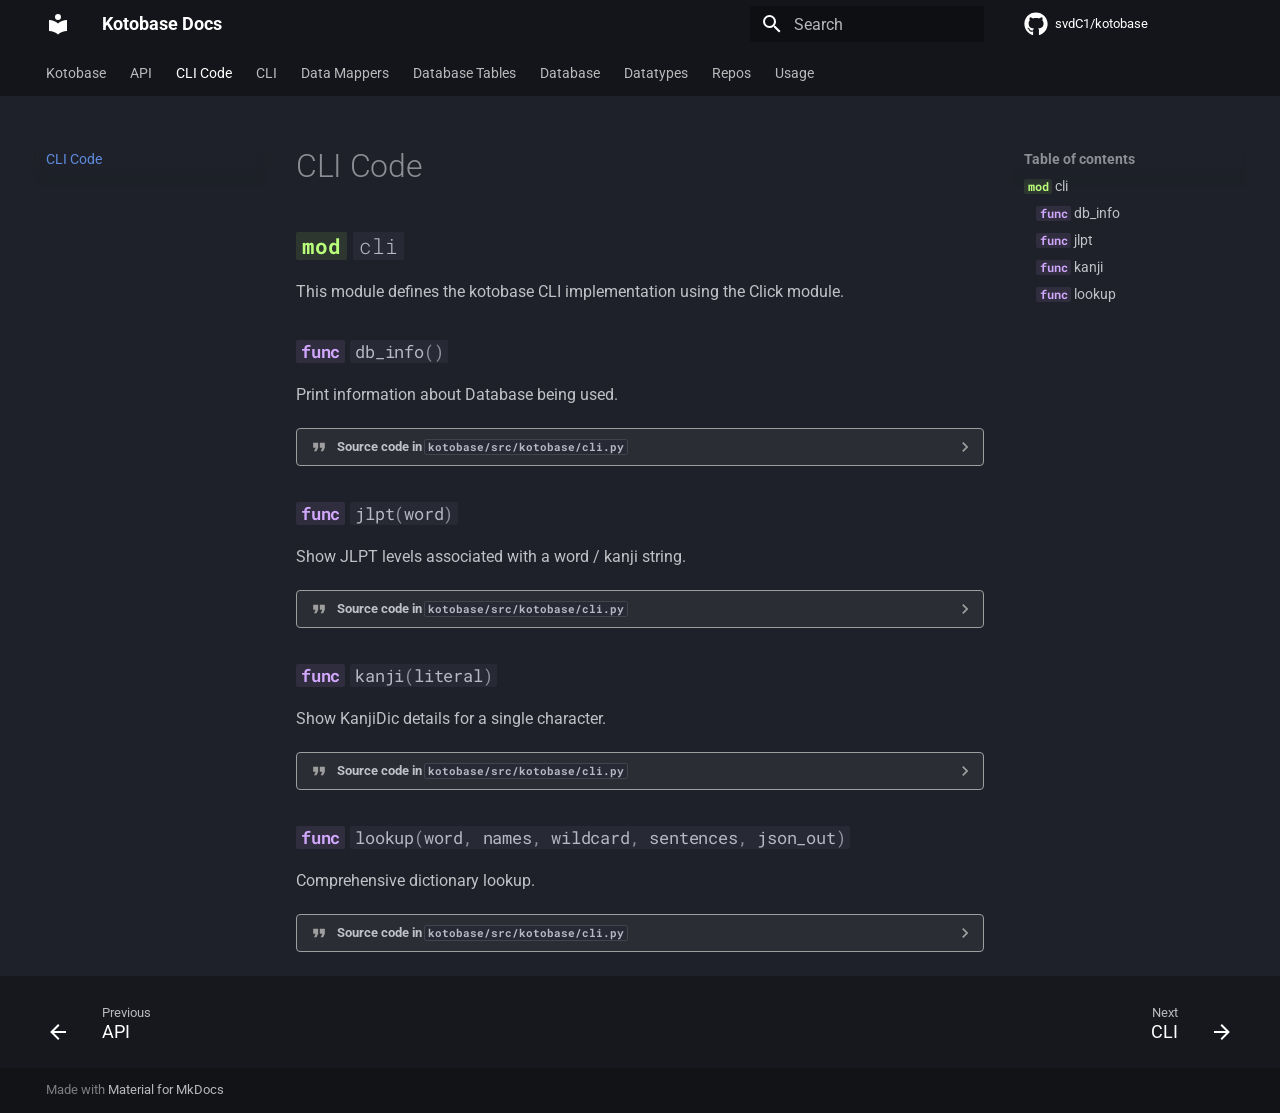
<file: CLI _Code/index.html>
<!doctype html>
<html lang="en" class="no-js">
  <head>
    
      <meta charset="utf-8">
      <meta name="viewport" content="width=device-width,initial-scale=1">
      
      
      
        <link rel="canonical" href="https://svdc1.github.io/kotobase/CLI%20_Code/">
      
      
        <link rel="prev" href="../API/">
      
      
        <link rel="next" href="../CLI/">
      
      
      <link rel="icon" href="../assets/images/favicon.png">
      <meta name="generator" content="mkdocs-1.6.1, mkdocs-material-9.6.14">
    
    
      
        <title>CLI Code - Kotobase Docs</title>
      
    
    
      <link rel="stylesheet" href="../assets/stylesheets/main.342714a4.min.css">
      
        
        <link rel="stylesheet" href="../assets/stylesheets/palette.06af60db.min.css">
      
      


    
    
      
    
    
      
        
        
        <link rel="preconnect" href="https://fonts.gstatic.com" crossorigin>
        <link rel="stylesheet" href="https://fonts.googleapis.com/css?family=Roboto:300,300i,400,400i,700,700i%7CRoboto+Mono:400,400i,700,700i&display=fallback">
        <style>:root{--md-text-font:"Roboto";--md-code-font:"Roboto Mono"}</style>
      
    
    
      <link rel="stylesheet" href="../assets/_mkdocstrings.css">
    
    <script>__md_scope=new URL("..",location),__md_hash=e=>[...e].reduce(((e,_)=>(e<<5)-e+_.charCodeAt(0)),0),__md_get=(e,_=localStorage,t=__md_scope)=>JSON.parse(_.getItem(t.pathname+"."+e)),__md_set=(e,_,t=localStorage,a=__md_scope)=>{try{t.setItem(a.pathname+"."+e,JSON.stringify(_))}catch(e){}}</script>
    
      

    
    
    
  </head>
  
  
    
    
      
    
    
    
    
    <body dir="ltr" data-md-color-scheme="slate" data-md-color-primary="black" data-md-color-accent="deep-purple">
  
    
    <input class="md-toggle" data-md-toggle="drawer" type="checkbox" id="__drawer" autocomplete="off">
    <input class="md-toggle" data-md-toggle="search" type="checkbox" id="__search" autocomplete="off">
    <label class="md-overlay" for="__drawer"></label>
    <div data-md-component="skip">
      
        
        <a href="#kotobase.cli" class="md-skip">
          Skip to content
        </a>
      
    </div>
    <div data-md-component="announce">
      
    </div>
    
    
      

<header class="md-header" data-md-component="header">
  <nav class="md-header__inner md-grid" aria-label="Header">
    <a href=".." title="Kotobase Docs" class="md-header__button md-logo" aria-label="Kotobase Docs" data-md-component="logo">
      
  
  <svg xmlns="http://www.w3.org/2000/svg" viewBox="0 0 24 24"><path d="M12 8a3 3 0 0 0 3-3 3 3 0 0 0-3-3 3 3 0 0 0-3 3 3 3 0 0 0 3 3m0 3.54C9.64 9.35 6.5 8 3 8v11c3.5 0 6.64 1.35 9 3.54 2.36-2.19 5.5-3.54 9-3.54V8c-3.5 0-6.64 1.35-9 3.54"/></svg>

    </a>
    <label class="md-header__button md-icon" for="__drawer">
      
      <svg xmlns="http://www.w3.org/2000/svg" viewBox="0 0 24 24"><path d="M3 6h18v2H3zm0 5h18v2H3zm0 5h18v2H3z"/></svg>
    </label>
    <div class="md-header__title" data-md-component="header-title">
      <div class="md-header__ellipsis">
        <div class="md-header__topic">
          <span class="md-ellipsis">
            Kotobase Docs
          </span>
        </div>
        <div class="md-header__topic" data-md-component="header-topic">
          <span class="md-ellipsis">
            
              CLI  Code
            
          </span>
        </div>
      </div>
    </div>
    
      
        <form class="md-header__option" data-md-component="palette">
  
    
    
    
    <input class="md-option" data-md-color-media="" data-md-color-scheme="slate" data-md-color-primary="black" data-md-color-accent="deep-purple"  aria-hidden="true"  type="radio" name="__palette" id="__palette_0">
    
  
</form>
      
    
    
      <script>var palette=__md_get("__palette");if(palette&&palette.color){if("(prefers-color-scheme)"===palette.color.media){var media=matchMedia("(prefers-color-scheme: light)"),input=document.querySelector(media.matches?"[data-md-color-media='(prefers-color-scheme: light)']":"[data-md-color-media='(prefers-color-scheme: dark)']");palette.color.media=input.getAttribute("data-md-color-media"),palette.color.scheme=input.getAttribute("data-md-color-scheme"),palette.color.primary=input.getAttribute("data-md-color-primary"),palette.color.accent=input.getAttribute("data-md-color-accent")}for(var[key,value]of Object.entries(palette.color))document.body.setAttribute("data-md-color-"+key,value)}</script>
    
    
    
      
      
        <label class="md-header__button md-icon" for="__search">
          
          <svg xmlns="http://www.w3.org/2000/svg" viewBox="0 0 24 24"><path d="M9.5 3A6.5 6.5 0 0 1 16 9.5c0 1.61-.59 3.09-1.56 4.23l.27.27h.79l5 5-1.5 1.5-5-5v-.79l-.27-.27A6.52 6.52 0 0 1 9.5 16 6.5 6.5 0 0 1 3 9.5 6.5 6.5 0 0 1 9.5 3m0 2C7 5 5 7 5 9.5S7 14 9.5 14 14 12 14 9.5 12 5 9.5 5"/></svg>
        </label>
        <div class="md-search" data-md-component="search" role="dialog">
  <label class="md-search__overlay" for="__search"></label>
  <div class="md-search__inner" role="search">
    <form class="md-search__form" name="search">
      <input type="text" class="md-search__input" name="query" aria-label="Search" placeholder="Search" autocapitalize="off" autocorrect="off" autocomplete="off" spellcheck="false" data-md-component="search-query" required>
      <label class="md-search__icon md-icon" for="__search">
        
        <svg xmlns="http://www.w3.org/2000/svg" viewBox="0 0 24 24"><path d="M9.5 3A6.5 6.5 0 0 1 16 9.5c0 1.61-.59 3.09-1.56 4.23l.27.27h.79l5 5-1.5 1.5-5-5v-.79l-.27-.27A6.52 6.52 0 0 1 9.5 16 6.5 6.5 0 0 1 3 9.5 6.5 6.5 0 0 1 9.5 3m0 2C7 5 5 7 5 9.5S7 14 9.5 14 14 12 14 9.5 12 5 9.5 5"/></svg>
        
        <svg xmlns="http://www.w3.org/2000/svg" viewBox="0 0 24 24"><path d="M20 11v2H8l5.5 5.5-1.42 1.42L4.16 12l7.92-7.92L13.5 5.5 8 11z"/></svg>
      </label>
      <nav class="md-search__options" aria-label="Search">
        
        <button type="reset" class="md-search__icon md-icon" title="Clear" aria-label="Clear" tabindex="-1">
          
          <svg xmlns="http://www.w3.org/2000/svg" viewBox="0 0 24 24"><path d="M19 6.41 17.59 5 12 10.59 6.41 5 5 6.41 10.59 12 5 17.59 6.41 19 12 13.41 17.59 19 19 17.59 13.41 12z"/></svg>
        </button>
      </nav>
      
        <div class="md-search__suggest" data-md-component="search-suggest"></div>
      
    </form>
    <div class="md-search__output">
      <div class="md-search__scrollwrap" tabindex="0" data-md-scrollfix>
        <div class="md-search-result" data-md-component="search-result">
          <div class="md-search-result__meta">
            Initializing search
          </div>
          <ol class="md-search-result__list" role="presentation"></ol>
        </div>
      </div>
    </div>
  </div>
</div>
      
    
    
      <div class="md-header__source">
        <a href="https://github.com/svdC1/kotobase" title="Go to repository" class="md-source" data-md-component="source">
  <div class="md-source__icon md-icon">
    
    <svg xmlns="http://www.w3.org/2000/svg" viewBox="0 0 496 512"><!--! Font Awesome Free 6.7.2 by @fontawesome - https://fontawesome.com License - https://fontawesome.com/license/free (Icons: CC BY 4.0, Fonts: SIL OFL 1.1, Code: MIT License) Copyright 2024 Fonticons, Inc.--><path d="M165.9 397.4c0 2-2.3 3.6-5.2 3.6-3.3.3-5.6-1.3-5.6-3.6 0-2 2.3-3.6 5.2-3.6 3-.3 5.6 1.3 5.6 3.6m-31.1-4.5c-.7 2 1.3 4.3 4.3 4.9 2.6 1 5.6 0 6.2-2s-1.3-4.3-4.3-5.2c-2.6-.7-5.5.3-6.2 2.3m44.2-1.7c-2.9.7-4.9 2.6-4.6 4.9.3 2 2.9 3.3 5.9 2.6 2.9-.7 4.9-2.6 4.6-4.6-.3-1.9-3-3.2-5.9-2.9M244.8 8C106.1 8 0 113.3 0 252c0 110.9 69.8 205.8 169.5 239.2 12.8 2.3 17.3-5.6 17.3-12.1 0-6.2-.3-40.4-.3-61.4 0 0-70 15-84.7-29.8 0 0-11.4-29.1-27.8-36.6 0 0-22.9-15.7 1.6-15.4 0 0 24.9 2 38.6 25.8 21.9 38.6 58.6 27.5 72.9 20.9 2.3-16 8.8-27.1 16-33.7-55.9-6.2-112.3-14.3-112.3-110.5 0-27.5 7.6-41.3 23.6-58.9-2.6-6.5-11.1-33.3 2.6-67.9 20.9-6.5 69 27 69 27 20-5.6 41.5-8.5 62.8-8.5s42.8 2.9 62.8 8.5c0 0 48.1-33.6 69-27 13.7 34.7 5.2 61.4 2.6 67.9 16 17.7 25.8 31.5 25.8 58.9 0 96.5-58.9 104.2-114.8 110.5 9.2 7.9 17 22.9 17 46.4 0 33.7-.3 75.4-.3 83.6 0 6.5 4.6 14.4 17.3 12.1C428.2 457.8 496 362.9 496 252 496 113.3 383.5 8 244.8 8M97.2 352.9c-1.3 1-1 3.3.7 5.2 1.6 1.6 3.9 2.3 5.2 1 1.3-1 1-3.3-.7-5.2-1.6-1.6-3.9-2.3-5.2-1m-10.8-8.1c-.7 1.3.3 2.9 2.3 3.9 1.6 1 3.6.7 4.3-.7.7-1.3-.3-2.9-2.3-3.9-2-.6-3.6-.3-4.3.7m32.4 35.6c-1.6 1.3-1 4.3 1.3 6.2 2.3 2.3 5.2 2.6 6.5 1 1.3-1.3.7-4.3-1.3-6.2-2.2-2.3-5.2-2.6-6.5-1m-11.4-14.7c-1.6 1-1.6 3.6 0 5.9s4.3 3.3 5.6 2.3c1.6-1.3 1.6-3.9 0-6.2-1.4-2.3-4-3.3-5.6-2"/></svg>
  </div>
  <div class="md-source__repository">
    svdC1/kotobase
  </div>
</a>
      </div>
    
  </nav>
  
</header>
    
    <div class="md-container" data-md-component="container">
      
      
        
          
            
<nav class="md-tabs" aria-label="Tabs" data-md-component="tabs">
  <div class="md-grid">
    <ul class="md-tabs__list">
      
        
  
  
  
  
    <li class="md-tabs__item">
      <a href=".." class="md-tabs__link">
        
  
  
    
  
  Kotobase

      </a>
    </li>
  

      
        
  
  
  
  
    <li class="md-tabs__item">
      <a href="../API/" class="md-tabs__link">
        
  
  
    
  
  API

      </a>
    </li>
  

      
        
  
  
  
    
  
  
    <li class="md-tabs__item md-tabs__item--active">
      <a href="./" class="md-tabs__link">
        
  
  
    
  
  CLI  Code

      </a>
    </li>
  

      
        
  
  
  
  
    <li class="md-tabs__item">
      <a href="../CLI/" class="md-tabs__link">
        
  
  
    
  
  CLI

      </a>
    </li>
  

      
        
  
  
  
  
    <li class="md-tabs__item">
      <a href="../Data_Mappers/" class="md-tabs__link">
        
  
  
    
  
  Data Mappers

      </a>
    </li>
  

      
        
  
  
  
  
    <li class="md-tabs__item">
      <a href="../Database_Tables/" class="md-tabs__link">
        
  
  
    
  
  Database Tables

      </a>
    </li>
  

      
        
  
  
  
  
    <li class="md-tabs__item">
      <a href="../database/" class="md-tabs__link">
        
  
  
    
  
  Database

      </a>
    </li>
  

      
        
  
  
  
  
    <li class="md-tabs__item">
      <a href="../datatypes/" class="md-tabs__link">
        
  
  
    
  
  Datatypes

      </a>
    </li>
  

      
        
  
  
  
  
    <li class="md-tabs__item">
      <a href="../repos/" class="md-tabs__link">
        
  
  
    
  
  Repos

      </a>
    </li>
  

      
        
  
  
  
  
    <li class="md-tabs__item">
      <a href="../usage/" class="md-tabs__link">
        
  
  
    
  
  Usage

      </a>
    </li>
  

      
    </ul>
  </div>
</nav>
          
        
      
      <main class="md-main" data-md-component="main">
        <div class="md-main__inner md-grid">
          
            
              
              <div class="md-sidebar md-sidebar--primary" data-md-component="sidebar" data-md-type="navigation" >
                <div class="md-sidebar__scrollwrap">
                  <div class="md-sidebar__inner">
                    


  


<nav class="md-nav md-nav--primary md-nav--lifted" aria-label="Navigation" data-md-level="0">
  <label class="md-nav__title" for="__drawer">
    <a href=".." title="Kotobase Docs" class="md-nav__button md-logo" aria-label="Kotobase Docs" data-md-component="logo">
      
  
  <svg xmlns="http://www.w3.org/2000/svg" viewBox="0 0 24 24"><path d="M12 8a3 3 0 0 0 3-3 3 3 0 0 0-3-3 3 3 0 0 0-3 3 3 3 0 0 0 3 3m0 3.54C9.64 9.35 6.5 8 3 8v11c3.5 0 6.64 1.35 9 3.54 2.36-2.19 5.5-3.54 9-3.54V8c-3.5 0-6.64 1.35-9 3.54"/></svg>

    </a>
    Kotobase Docs
  </label>
  
    <div class="md-nav__source">
      <a href="https://github.com/svdC1/kotobase" title="Go to repository" class="md-source" data-md-component="source">
  <div class="md-source__icon md-icon">
    
    <svg xmlns="http://www.w3.org/2000/svg" viewBox="0 0 496 512"><!--! Font Awesome Free 6.7.2 by @fontawesome - https://fontawesome.com License - https://fontawesome.com/license/free (Icons: CC BY 4.0, Fonts: SIL OFL 1.1, Code: MIT License) Copyright 2024 Fonticons, Inc.--><path d="M165.9 397.4c0 2-2.3 3.6-5.2 3.6-3.3.3-5.6-1.3-5.6-3.6 0-2 2.3-3.6 5.2-3.6 3-.3 5.6 1.3 5.6 3.6m-31.1-4.5c-.7 2 1.3 4.3 4.3 4.9 2.6 1 5.6 0 6.2-2s-1.3-4.3-4.3-5.2c-2.6-.7-5.5.3-6.2 2.3m44.2-1.7c-2.9.7-4.9 2.6-4.6 4.9.3 2 2.9 3.3 5.9 2.6 2.9-.7 4.9-2.6 4.6-4.6-.3-1.9-3-3.2-5.9-2.9M244.8 8C106.1 8 0 113.3 0 252c0 110.9 69.8 205.8 169.5 239.2 12.8 2.3 17.3-5.6 17.3-12.1 0-6.2-.3-40.4-.3-61.4 0 0-70 15-84.7-29.8 0 0-11.4-29.1-27.8-36.6 0 0-22.9-15.7 1.6-15.4 0 0 24.9 2 38.6 25.8 21.9 38.6 58.6 27.5 72.9 20.9 2.3-16 8.8-27.1 16-33.7-55.9-6.2-112.3-14.3-112.3-110.5 0-27.5 7.6-41.3 23.6-58.9-2.6-6.5-11.1-33.3 2.6-67.9 20.9-6.5 69 27 69 27 20-5.6 41.5-8.5 62.8-8.5s42.8 2.9 62.8 8.5c0 0 48.1-33.6 69-27 13.7 34.7 5.2 61.4 2.6 67.9 16 17.7 25.8 31.5 25.8 58.9 0 96.5-58.9 104.2-114.8 110.5 9.2 7.9 17 22.9 17 46.4 0 33.7-.3 75.4-.3 83.6 0 6.5 4.6 14.4 17.3 12.1C428.2 457.8 496 362.9 496 252 496 113.3 383.5 8 244.8 8M97.2 352.9c-1.3 1-1 3.3.7 5.2 1.6 1.6 3.9 2.3 5.2 1 1.3-1 1-3.3-.7-5.2-1.6-1.6-3.9-2.3-5.2-1m-10.8-8.1c-.7 1.3.3 2.9 2.3 3.9 1.6 1 3.6.7 4.3-.7.7-1.3-.3-2.9-2.3-3.9-2-.6-3.6-.3-4.3.7m32.4 35.6c-1.6 1.3-1 4.3 1.3 6.2 2.3 2.3 5.2 2.6 6.5 1 1.3-1.3.7-4.3-1.3-6.2-2.2-2.3-5.2-2.6-6.5-1m-11.4-14.7c-1.6 1-1.6 3.6 0 5.9s4.3 3.3 5.6 2.3c1.6-1.3 1.6-3.9 0-6.2-1.4-2.3-4-3.3-5.6-2"/></svg>
  </div>
  <div class="md-source__repository">
    svdC1/kotobase
  </div>
</a>
    </div>
  
  <ul class="md-nav__list" data-md-scrollfix>
    
      
      
  
  
  
  
    <li class="md-nav__item">
      <a href=".." class="md-nav__link">
        
  
  
  <span class="md-ellipsis">
    Kotobase
    
  </span>
  

      </a>
    </li>
  

    
      
      
  
  
  
  
    <li class="md-nav__item">
      <a href="../API/" class="md-nav__link">
        
  
  
  <span class="md-ellipsis">
    API
    
  </span>
  

      </a>
    </li>
  

    
      
      
  
  
    
  
  
  
    <li class="md-nav__item md-nav__item--active">
      
      <input class="md-nav__toggle md-toggle" type="checkbox" id="__toc">
      
      
      
        <label class="md-nav__link md-nav__link--active" for="__toc">
          
  
  
  <span class="md-ellipsis">
    CLI  Code
    
  </span>
  

          <span class="md-nav__icon md-icon"></span>
        </label>
      
      <a href="./" class="md-nav__link md-nav__link--active">
        
  
  
  <span class="md-ellipsis">
    CLI  Code
    
  </span>
  

      </a>
      
        

<nav class="md-nav md-nav--secondary" aria-label="Table of contents">
  
  
  
  
    <label class="md-nav__title" for="__toc">
      <span class="md-nav__icon md-icon"></span>
      Table of contents
    </label>
    <ul class="md-nav__list" data-md-component="toc" data-md-scrollfix>
      
        <li class="md-nav__item">
  <a href="#kotobase.cli" class="md-nav__link">
    <span class="md-ellipsis">
      <code class="doc-symbol doc-symbol-toc doc-symbol-module"></code>&nbsp;cli
    </span>
  </a>
  
    <nav class="md-nav" aria-label=" cli">
      <ul class="md-nav__list">
        
          <li class="md-nav__item">
  <a href="#kotobase.cli.db_info" class="md-nav__link">
    <span class="md-ellipsis">
      <code class="doc-symbol doc-symbol-toc doc-symbol-function"></code>&nbsp;db_info
    </span>
  </a>
  
</li>
        
          <li class="md-nav__item">
  <a href="#kotobase.cli.jlpt" class="md-nav__link">
    <span class="md-ellipsis">
      <code class="doc-symbol doc-symbol-toc doc-symbol-function"></code>&nbsp;jlpt
    </span>
  </a>
  
</li>
        
          <li class="md-nav__item">
  <a href="#kotobase.cli.kanji" class="md-nav__link">
    <span class="md-ellipsis">
      <code class="doc-symbol doc-symbol-toc doc-symbol-function"></code>&nbsp;kanji
    </span>
  </a>
  
</li>
        
          <li class="md-nav__item">
  <a href="#kotobase.cli.lookup" class="md-nav__link">
    <span class="md-ellipsis">
      <code class="doc-symbol doc-symbol-toc doc-symbol-function"></code>&nbsp;lookup
    </span>
  </a>
  
</li>
        
      </ul>
    </nav>
  
</li>
      
    </ul>
  
</nav>
      
    </li>
  

    
      
      
  
  
  
  
    <li class="md-nav__item">
      <a href="../CLI/" class="md-nav__link">
        
  
  
  <span class="md-ellipsis">
    CLI
    
  </span>
  

      </a>
    </li>
  

    
      
      
  
  
  
  
    <li class="md-nav__item">
      <a href="../Data_Mappers/" class="md-nav__link">
        
  
  
  <span class="md-ellipsis">
    Data Mappers
    
  </span>
  

      </a>
    </li>
  

    
      
      
  
  
  
  
    <li class="md-nav__item">
      <a href="../Database_Tables/" class="md-nav__link">
        
  
  
  <span class="md-ellipsis">
    Database Tables
    
  </span>
  

      </a>
    </li>
  

    
      
      
  
  
  
  
    <li class="md-nav__item">
      <a href="../database/" class="md-nav__link">
        
  
  
  <span class="md-ellipsis">
    Database
    
  </span>
  

      </a>
    </li>
  

    
      
      
  
  
  
  
    <li class="md-nav__item">
      <a href="../datatypes/" class="md-nav__link">
        
  
  
  <span class="md-ellipsis">
    Datatypes
    
  </span>
  

      </a>
    </li>
  

    
      
      
  
  
  
  
    <li class="md-nav__item">
      <a href="../repos/" class="md-nav__link">
        
  
  
  <span class="md-ellipsis">
    Repos
    
  </span>
  

      </a>
    </li>
  

    
      
      
  
  
  
  
    <li class="md-nav__item">
      <a href="../usage/" class="md-nav__link">
        
  
  
  <span class="md-ellipsis">
    Usage
    
  </span>
  

      </a>
    </li>
  

    
  </ul>
</nav>
                  </div>
                </div>
              </div>
            
            
              
              <div class="md-sidebar md-sidebar--secondary" data-md-component="sidebar" data-md-type="toc" >
                <div class="md-sidebar__scrollwrap">
                  <div class="md-sidebar__inner">
                    

<nav class="md-nav md-nav--secondary" aria-label="Table of contents">
  
  
  
  
    <label class="md-nav__title" for="__toc">
      <span class="md-nav__icon md-icon"></span>
      Table of contents
    </label>
    <ul class="md-nav__list" data-md-component="toc" data-md-scrollfix>
      
        <li class="md-nav__item">
  <a href="#kotobase.cli" class="md-nav__link">
    <span class="md-ellipsis">
      <code class="doc-symbol doc-symbol-toc doc-symbol-module"></code>&nbsp;cli
    </span>
  </a>
  
    <nav class="md-nav" aria-label=" cli">
      <ul class="md-nav__list">
        
          <li class="md-nav__item">
  <a href="#kotobase.cli.db_info" class="md-nav__link">
    <span class="md-ellipsis">
      <code class="doc-symbol doc-symbol-toc doc-symbol-function"></code>&nbsp;db_info
    </span>
  </a>
  
</li>
        
          <li class="md-nav__item">
  <a href="#kotobase.cli.jlpt" class="md-nav__link">
    <span class="md-ellipsis">
      <code class="doc-symbol doc-symbol-toc doc-symbol-function"></code>&nbsp;jlpt
    </span>
  </a>
  
</li>
        
          <li class="md-nav__item">
  <a href="#kotobase.cli.kanji" class="md-nav__link">
    <span class="md-ellipsis">
      <code class="doc-symbol doc-symbol-toc doc-symbol-function"></code>&nbsp;kanji
    </span>
  </a>
  
</li>
        
          <li class="md-nav__item">
  <a href="#kotobase.cli.lookup" class="md-nav__link">
    <span class="md-ellipsis">
      <code class="doc-symbol doc-symbol-toc doc-symbol-function"></code>&nbsp;lookup
    </span>
  </a>
  
</li>
        
      </ul>
    </nav>
  
</li>
      
    </ul>
  
</nav>
                  </div>
                </div>
              </div>
            
          
          
            <div class="md-content" data-md-component="content">
              <article class="md-content__inner md-typeset">
                
                  


  
  


  <h1>CLI  Code</h1>

<div class="doc doc-object doc-module">



<h2 id="kotobase.cli" class="doc doc-heading">
<code class="doc-symbol doc-symbol-heading doc-symbol-module"></code>            <code>cli</code>


<a href="#kotobase.cli" class="headerlink" title="Permanent link">&para;</a></h2>

    <div class="doc doc-contents first">

        <p>This module defines the kotobase CLI implementation using
the Click module.</p>









  <div class="doc doc-children">









<div class="doc doc-object doc-function">


<h3 id="kotobase.cli.db_info" class="doc doc-heading">
<code class="doc-symbol doc-symbol-heading doc-symbol-function"></code>            <code class="highlight language-python"><span class="n">db_info</span><span class="p">()</span></code>

<a href="#kotobase.cli.db_info" class="headerlink" title="Permanent link">&para;</a></h3>


    <div class="doc doc-contents ">

        <p>Print information about Database being used.</p>


            <details class="quote">
              <summary>Source code in <code>kotobase/src/kotobase/cli.py</code></summary>
              <div class="highlight"><table class="highlighttable"><tr><td class="linenos"><div class="linenodiv"><pre><span></span><span class="normal">311</span>
<span class="normal">312</span>
<span class="normal">313</span>
<span class="normal">314</span>
<span class="normal">315</span>
<span class="normal">316</span>
<span class="normal">317</span>
<span class="normal">318</span>
<span class="normal">319</span>
<span class="normal">320</span>
<span class="normal">321</span>
<span class="normal">322</span>
<span class="normal">323</span>
<span class="normal">324</span>
<span class="normal">325</span>
<span class="normal">326</span>
<span class="normal">327</span>
<span class="normal">328</span>
<span class="normal">329</span></pre></div></td><td class="code"><div><pre><span></span><code><span class="nd">@main</span><span class="o">.</span><span class="n">command</span><span class="p">()</span>
<span class="k">def</span><span class="w"> </span><span class="nf">db_info</span><span class="p">():</span>
<span class="w">    </span><span class="sd">&quot;&quot;&quot;</span>
<span class="sd">    Print information about Database being used.</span>
<span class="sd">    &quot;&quot;&quot;</span>
    <span class="k">try</span><span class="p">:</span>
        <span class="n">info</span> <span class="o">=</span> <span class="n">kb</span><span class="o">.</span><span class="n">db_info</span><span class="p">()</span>
        <span class="n">click</span><span class="o">.</span><span class="n">secho</span><span class="p">(</span><span class="s2">&quot;--- Database Build Log ---&quot;</span><span class="p">,</span>
                    <span class="n">fg</span><span class="o">=</span><span class="s2">&quot;blue&quot;</span><span class="p">)</span>
        <span class="n">click</span><span class="o">.</span><span class="n">secho</span><span class="p">(</span><span class="sa">f</span><span class="s2">&quot;Build Date : </span><span class="si">{</span><span class="n">info</span><span class="p">[</span><span class="s1">&#39;build_date&#39;</span><span class="p">]</span><span class="si">}</span><span class="s2">&quot;</span><span class="p">)</span>
        <span class="n">click</span><span class="o">.</span><span class="n">secho</span><span class="p">(</span><span class="sa">f</span><span class="s2">&quot;Build Time : </span><span class="si">{</span><span class="n">info</span><span class="p">[</span><span class="s1">&#39;build_time&#39;</span><span class="p">]</span><span class="si">}</span><span class="s2"> seconds&quot;</span><span class="p">)</span>
        <span class="n">click</span><span class="o">.</span><span class="n">secho</span><span class="p">(</span><span class="sa">f</span><span class="s2">&quot;File Size : </span><span class="si">{</span><span class="n">info</span><span class="p">[</span><span class="s1">&#39;size_mb&#39;</span><span class="p">]</span><span class="si">}</span><span class="s2"> MB&quot;</span><span class="p">)</span>

    <span class="k">except</span> <span class="ne">Exception</span> <span class="k">as</span> <span class="n">e</span><span class="p">:</span>
        <span class="n">click</span><span class="o">.</span><span class="n">secho</span><span class="p">(</span><span class="sa">f</span><span class="s2">&quot;Error Getting Database Info: </span><span class="si">{</span><span class="n">e</span><span class="si">}</span><span class="s2">&quot;</span><span class="p">,</span>
                    <span class="n">fg</span><span class="o">=</span><span class="s2">&quot;red&quot;</span><span class="p">,</span>
                    <span class="n">err</span><span class="o">=</span><span class="kc">True</span>
                    <span class="p">)</span>
        <span class="n">sys</span><span class="o">.</span><span class="n">exit</span><span class="p">(</span><span class="mi">1</span><span class="p">)</span>
</code></pre></div></td></tr></table></div>
            </details>
    </div>

</div>

<div class="doc doc-object doc-function">


<h3 id="kotobase.cli.jlpt" class="doc doc-heading">
<code class="doc-symbol doc-symbol-heading doc-symbol-function"></code>            <code class="highlight language-python"><span class="n">jlpt</span><span class="p">(</span><span class="n">word</span><span class="p">)</span></code>

<a href="#kotobase.cli.jlpt" class="headerlink" title="Permanent link">&para;</a></h3>


    <div class="doc doc-contents ">

        <p>Show JLPT levels associated with a word / kanji string.</p>


            <details class="quote">
              <summary>Source code in <code>kotobase/src/kotobase/cli.py</code></summary>
              <div class="highlight"><table class="highlighttable"><tr><td class="linenos"><div class="linenodiv"><pre><span></span><span class="normal">279</span>
<span class="normal">280</span>
<span class="normal">281</span>
<span class="normal">282</span>
<span class="normal">283</span>
<span class="normal">284</span>
<span class="normal">285</span>
<span class="normal">286</span>
<span class="normal">287</span>
<span class="normal">288</span>
<span class="normal">289</span>
<span class="normal">290</span>
<span class="normal">291</span>
<span class="normal">292</span>
<span class="normal">293</span>
<span class="normal">294</span>
<span class="normal">295</span>
<span class="normal">296</span>
<span class="normal">297</span>
<span class="normal">298</span>
<span class="normal">299</span>
<span class="normal">300</span>
<span class="normal">301</span>
<span class="normal">302</span>
<span class="normal">303</span>
<span class="normal">304</span></pre></div></td><td class="code"><div><pre><span></span><code><span class="nd">@main</span><span class="o">.</span><span class="n">command</span><span class="p">()</span>
<span class="nd">@click</span><span class="o">.</span><span class="n">argument</span><span class="p">(</span><span class="s2">&quot;word&quot;</span><span class="p">)</span>
<span class="k">def</span><span class="w"> </span><span class="nf">jlpt</span><span class="p">(</span><span class="n">word</span><span class="p">:</span> <span class="nb">str</span><span class="p">):</span>
<span class="w">    </span><span class="sd">&quot;&quot;&quot;</span>
<span class="sd">    Show JLPT levels associated with a word / kanji string.</span>
<span class="sd">    &quot;&quot;&quot;</span>
    <span class="k">try</span><span class="p">:</span>
        <span class="n">vocab_level</span> <span class="o">=</span> <span class="n">kb</span><span class="o">.</span><span class="n">jlpt_level</span><span class="p">(</span><span class="n">word</span><span class="p">)</span>
        <span class="n">kanji_levels</span> <span class="o">=</span> <span class="n">kb</span><span class="o">.</span><span class="n">lookup</span><span class="p">(</span><span class="n">word</span><span class="p">)</span><span class="o">.</span><span class="n">jlpt_kanji_levels</span>
        <span class="k">if</span> <span class="n">vocab_level</span><span class="p">:</span>
            <span class="n">click</span><span class="o">.</span><span class="n">echo</span><span class="p">(</span><span class="sa">f</span><span class="s2">&quot;Vocabulary level: N</span><span class="si">{</span><span class="n">vocab_level</span><span class="si">}</span><span class="s2">&quot;</span><span class="p">)</span>
        <span class="k">else</span><span class="p">:</span>
            <span class="n">click</span><span class="o">.</span><span class="n">echo</span><span class="p">(</span><span class="s2">&quot;Vocabulary: (not in JLPT lists)&quot;</span><span class="p">)</span>

        <span class="k">if</span> <span class="n">kanji_levels</span><span class="p">:</span>
            <span class="n">click</span><span class="o">.</span><span class="n">echo</span><span class="p">(</span><span class="s2">&quot;Kanji levels:&quot;</span><span class="p">)</span>
            <span class="k">for</span> <span class="n">k</span><span class="p">,</span> <span class="n">lvl</span> <span class="ow">in</span> <span class="n">kanji_levels</span><span class="o">.</span><span class="n">items</span><span class="p">():</span>
                <span class="n">click</span><span class="o">.</span><span class="n">echo</span><span class="p">(</span><span class="sa">f</span><span class="s2">&quot;  </span><span class="si">{</span><span class="n">k</span><span class="si">}</span><span class="s2"> -&gt; N</span><span class="si">{</span><span class="n">lvl</span><span class="si">}</span><span class="s2">&quot;</span><span class="p">)</span>
        <span class="k">else</span><span class="p">:</span>
            <span class="n">click</span><span class="o">.</span><span class="n">echo</span><span class="p">(</span><span class="s2">&quot;Kanji: (none in JLPT lists)&quot;</span><span class="p">)</span>
    <span class="k">except</span> <span class="ne">Exception</span> <span class="k">as</span> <span class="n">e</span><span class="p">:</span>
        <span class="n">click</span><span class="o">.</span><span class="n">secho</span><span class="p">(</span><span class="sa">f</span><span class="s2">&quot;Error During Lookup: </span><span class="si">{</span><span class="n">e</span><span class="si">}</span><span class="s2">&quot;</span><span class="p">,</span>
                    <span class="n">fg</span><span class="o">=</span><span class="s2">&quot;red&quot;</span><span class="p">,</span>
                    <span class="n">err</span><span class="o">=</span><span class="kc">True</span>
                    <span class="p">)</span>
        <span class="n">sys</span><span class="o">.</span><span class="n">exit</span><span class="p">(</span><span class="mi">1</span><span class="p">)</span>
</code></pre></div></td></tr></table></div>
            </details>
    </div>

</div>

<div class="doc doc-object doc-function">


<h3 id="kotobase.cli.kanji" class="doc doc-heading">
<code class="doc-symbol doc-symbol-heading doc-symbol-function"></code>            <code class="highlight language-python"><span class="n">kanji</span><span class="p">(</span><span class="n">literal</span><span class="p">)</span></code>

<a href="#kotobase.cli.kanji" class="headerlink" title="Permanent link">&para;</a></h3>


    <div class="doc doc-contents ">

        <p>Show KanjiDic details for a single character.</p>


            <details class="quote">
              <summary>Source code in <code>kotobase/src/kotobase/cli.py</code></summary>
              <div class="highlight"><table class="highlighttable"><tr><td class="linenos"><div class="linenodiv"><pre><span></span><span class="normal">255</span>
<span class="normal">256</span>
<span class="normal">257</span>
<span class="normal">258</span>
<span class="normal">259</span>
<span class="normal">260</span>
<span class="normal">261</span>
<span class="normal">262</span>
<span class="normal">263</span>
<span class="normal">264</span>
<span class="normal">265</span>
<span class="normal">266</span>
<span class="normal">267</span>
<span class="normal">268</span>
<span class="normal">269</span>
<span class="normal">270</span>
<span class="normal">271</span>
<span class="normal">272</span></pre></div></td><td class="code"><div><pre><span></span><code><span class="nd">@main</span><span class="o">.</span><span class="n">command</span><span class="p">()</span>
<span class="nd">@click</span><span class="o">.</span><span class="n">argument</span><span class="p">(</span><span class="s2">&quot;literal&quot;</span><span class="p">)</span>
<span class="k">def</span><span class="w"> </span><span class="nf">kanji</span><span class="p">(</span><span class="n">literal</span><span class="p">:</span> <span class="nb">str</span><span class="p">):</span>
<span class="w">    </span><span class="sd">&quot;&quot;&quot;</span>
<span class="sd">    Show KanjiDic details for a single character.</span>
<span class="sd">    &quot;&quot;&quot;</span>
    <span class="k">try</span><span class="p">:</span>
        <span class="n">info</span> <span class="o">=</span> <span class="n">kb</span><span class="o">.</span><span class="n">kanji</span><span class="p">(</span><span class="n">literal</span><span class="p">)</span>
        <span class="k">if</span> <span class="ow">not</span> <span class="n">info</span><span class="p">:</span>
            <span class="n">click</span><span class="o">.</span><span class="n">echo</span><span class="p">(</span><span class="s2">&quot;Kanji not found.&quot;</span><span class="p">)</span>
            <span class="k">return</span>
        <span class="n">handle_kanji</span><span class="p">(</span><span class="n">info</span><span class="p">)</span>
    <span class="k">except</span> <span class="ne">Exception</span> <span class="k">as</span> <span class="n">e</span><span class="p">:</span>
        <span class="n">click</span><span class="o">.</span><span class="n">secho</span><span class="p">(</span><span class="sa">f</span><span class="s2">&quot;Error During Lookup: </span><span class="si">{</span><span class="n">e</span><span class="si">}</span><span class="s2">&quot;</span><span class="p">,</span>
                    <span class="n">fg</span><span class="o">=</span><span class="s2">&quot;red&quot;</span><span class="p">,</span>
                    <span class="n">err</span><span class="o">=</span><span class="kc">True</span>
                    <span class="p">)</span>
        <span class="n">sys</span><span class="o">.</span><span class="n">exit</span><span class="p">(</span><span class="mi">1</span><span class="p">)</span>
</code></pre></div></td></tr></table></div>
            </details>
    </div>

</div>

<div class="doc doc-object doc-function">


<h3 id="kotobase.cli.lookup" class="doc doc-heading">
<code class="doc-symbol doc-symbol-heading doc-symbol-function"></code>            <code class="highlight language-python"><span class="n">lookup</span><span class="p">(</span><span class="n">word</span><span class="p">,</span> <span class="n">names</span><span class="p">,</span> <span class="n">wildcard</span><span class="p">,</span> <span class="n">sentences</span><span class="p">,</span> <span class="n">json_out</span><span class="p">)</span></code>

<a href="#kotobase.cli.lookup" class="headerlink" title="Permanent link">&para;</a></h3>


    <div class="doc doc-contents ">

        <p>Comprehensive dictionary lookup.</p>


            <details class="quote">
              <summary>Source code in <code>kotobase/src/kotobase/cli.py</code></summary>
              <div class="highlight"><table class="highlighttable"><tr><td class="linenos"><div class="linenodiv"><pre><span></span><span class="normal">166</span>
<span class="normal">167</span>
<span class="normal">168</span>
<span class="normal">169</span>
<span class="normal">170</span>
<span class="normal">171</span>
<span class="normal">172</span>
<span class="normal">173</span>
<span class="normal">174</span>
<span class="normal">175</span>
<span class="normal">176</span>
<span class="normal">177</span>
<span class="normal">178</span>
<span class="normal">179</span>
<span class="normal">180</span>
<span class="normal">181</span>
<span class="normal">182</span>
<span class="normal">183</span>
<span class="normal">184</span>
<span class="normal">185</span>
<span class="normal">186</span>
<span class="normal">187</span>
<span class="normal">188</span>
<span class="normal">189</span>
<span class="normal">190</span>
<span class="normal">191</span>
<span class="normal">192</span>
<span class="normal">193</span>
<span class="normal">194</span>
<span class="normal">195</span>
<span class="normal">196</span>
<span class="normal">197</span>
<span class="normal">198</span>
<span class="normal">199</span>
<span class="normal">200</span>
<span class="normal">201</span>
<span class="normal">202</span>
<span class="normal">203</span>
<span class="normal">204</span>
<span class="normal">205</span>
<span class="normal">206</span>
<span class="normal">207</span>
<span class="normal">208</span>
<span class="normal">209</span>
<span class="normal">210</span>
<span class="normal">211</span>
<span class="normal">212</span>
<span class="normal">213</span>
<span class="normal">214</span>
<span class="normal">215</span>
<span class="normal">216</span>
<span class="normal">217</span>
<span class="normal">218</span>
<span class="normal">219</span>
<span class="normal">220</span>
<span class="normal">221</span>
<span class="normal">222</span>
<span class="normal">223</span>
<span class="normal">224</span>
<span class="normal">225</span>
<span class="normal">226</span>
<span class="normal">227</span>
<span class="normal">228</span>
<span class="normal">229</span>
<span class="normal">230</span>
<span class="normal">231</span>
<span class="normal">232</span>
<span class="normal">233</span>
<span class="normal">234</span>
<span class="normal">235</span>
<span class="normal">236</span>
<span class="normal">237</span>
<span class="normal">238</span>
<span class="normal">239</span>
<span class="normal">240</span>
<span class="normal">241</span>
<span class="normal">242</span>
<span class="normal">243</span>
<span class="normal">244</span>
<span class="normal">245</span>
<span class="normal">246</span>
<span class="normal">247</span>
<span class="normal">248</span></pre></div></td><td class="code"><div><pre><span></span><code><span class="nd">@main</span><span class="o">.</span><span class="n">command</span><span class="p">()</span>
<span class="nd">@click</span><span class="o">.</span><span class="n">argument</span><span class="p">(</span><span class="s2">&quot;word&quot;</span><span class="p">)</span>
<span class="nd">@click</span><span class="o">.</span><span class="n">option</span><span class="p">(</span><span class="s2">&quot;-n&quot;</span><span class="p">,</span>
              <span class="s2">&quot;--names&quot;</span><span class="p">,</span>
              <span class="n">is_flag</span><span class="o">=</span><span class="kc">True</span><span class="p">,</span>
              <span class="n">help</span><span class="o">=</span><span class="s2">&quot;Include JMnedict names&quot;</span>
              <span class="p">)</span>
<span class="nd">@click</span><span class="o">.</span><span class="n">option</span><span class="p">(</span><span class="s2">&quot;-w&quot;</span><span class="p">,</span>
              <span class="s2">&quot;--wildcard&quot;</span><span class="p">,</span>
              <span class="n">is_flag</span><span class="o">=</span><span class="kc">True</span><span class="p">,</span>
              <span class="n">help</span><span class="o">=</span><span class="s2">&quot;Treat &#39;*&#39;/&#39;%&#39; as wildcards&quot;</span>
              <span class="p">)</span>
<span class="nd">@click</span><span class="o">.</span><span class="n">option</span><span class="p">(</span><span class="s2">&quot;-s&quot;</span><span class="p">,</span>
              <span class="s2">&quot;--sentences&quot;</span><span class="p">,</span>
              <span class="n">default</span><span class="o">=</span><span class="mi">5</span><span class="p">,</span>
              <span class="n">show_default</span><span class="o">=</span><span class="kc">True</span><span class="p">,</span>
              <span class="n">help</span><span class="o">=</span><span class="s2">&quot;Number of example sentences to display (0 = none)&quot;</span>
              <span class="p">)</span>
<span class="nd">@click</span><span class="o">.</span><span class="n">option</span><span class="p">(</span><span class="s2">&quot;--json-out&quot;</span><span class="p">,</span>
              <span class="s2">&quot;-j&quot;</span><span class="p">,</span>
              <span class="n">is_flag</span><span class="o">=</span><span class="kc">True</span><span class="p">,</span>
              <span class="n">help</span><span class="o">=</span><span class="s2">&quot;Dump raw JSON result&quot;</span>
              <span class="p">)</span>
<span class="k">def</span><span class="w"> </span><span class="nf">lookup</span><span class="p">(</span><span class="n">word</span><span class="p">:</span> <span class="nb">str</span><span class="p">,</span>
           <span class="n">names</span><span class="p">:</span> <span class="nb">bool</span><span class="p">,</span>
           <span class="n">wildcard</span><span class="p">:</span> <span class="nb">bool</span><span class="p">,</span>
           <span class="n">sentences</span><span class="p">:</span> <span class="nb">int</span><span class="p">,</span>
           <span class="n">json_out</span><span class="p">:</span> <span class="nb">bool</span>
           <span class="p">):</span>
<span class="w">    </span><span class="sd">&quot;&quot;&quot;</span>
<span class="sd">    Comprehensive dictionary lookup.</span>
<span class="sd">    &quot;&quot;&quot;</span>
    <span class="k">try</span><span class="p">:</span>
        <span class="n">result</span> <span class="o">=</span> <span class="n">kb</span><span class="o">.</span><span class="n">lookup</span><span class="p">(</span><span class="n">word</span><span class="p">,</span>
                           <span class="n">wildcard</span><span class="o">=</span><span class="n">wildcard</span><span class="p">,</span>
                           <span class="n">include_names</span><span class="o">=</span><span class="n">names</span><span class="p">,</span>
                           <span class="n">sentence_limit</span><span class="o">=</span><span class="n">sentences</span><span class="p">)</span>

        <span class="k">if</span> <span class="n">json_out</span><span class="p">:</span>
            <span class="n">click</span><span class="o">.</span><span class="n">echo</span><span class="p">(</span><span class="n">result</span><span class="o">.</span><span class="n">to_json</span><span class="p">())</span>
            <span class="k">return</span>

        <span class="c1"># ---------- JMdict / JMnedict ----------</span>
        <span class="n">click</span><span class="o">.</span><span class="n">secho</span><span class="p">(</span><span class="s2">&quot;</span><span class="se">\n</span><span class="s2">[Dictionary Entries]&quot;</span><span class="p">,</span> <span class="n">fg</span><span class="o">=</span><span class="s2">&quot;cyan&quot;</span><span class="p">,</span> <span class="n">bold</span><span class="o">=</span><span class="kc">True</span><span class="p">)</span>
        <span class="k">if</span> <span class="n">result</span><span class="o">.</span><span class="n">entries</span><span class="p">:</span>
            <span class="k">for</span> <span class="n">ent</span> <span class="ow">in</span> <span class="n">result</span><span class="o">.</span><span class="n">entries</span><span class="p">:</span>
                <span class="k">if</span> <span class="nb">isinstance</span><span class="p">(</span><span class="n">ent</span><span class="p">,</span> <span class="n">JMDictEntryDTO</span><span class="p">):</span>
                    <span class="n">handle_jmdict</span><span class="p">(</span><span class="n">ent</span><span class="p">)</span>
                <span class="k">elif</span> <span class="nb">isinstance</span><span class="p">(</span><span class="n">ent</span><span class="p">,</span> <span class="n">JMNeDictEntryDTO</span><span class="p">):</span>
                    <span class="n">handle_jmnedict</span><span class="p">(</span><span class="n">ent</span><span class="p">)</span>
        <span class="k">else</span><span class="p">:</span>
            <span class="n">click</span><span class="o">.</span><span class="n">echo</span><span class="p">(</span><span class="s2">&quot;No Entries&quot;</span><span class="p">)</span>

        <span class="c1"># ---------- Kanji ----------</span>
        <span class="k">if</span> <span class="n">result</span><span class="o">.</span><span class="n">kanji</span><span class="p">:</span>
            <span class="n">click</span><span class="o">.</span><span class="n">secho</span><span class="p">(</span><span class="s2">&quot;</span><span class="se">\n</span><span class="s2">[Kanji Breakdown]&quot;</span><span class="p">,</span> <span class="n">fg</span><span class="o">=</span><span class="s2">&quot;cyan&quot;</span><span class="p">,</span> <span class="n">bold</span><span class="o">=</span><span class="kc">True</span><span class="p">)</span>
            <span class="k">for</span> <span class="n">kan</span> <span class="ow">in</span> <span class="n">result</span><span class="o">.</span><span class="n">kanji</span><span class="p">:</span>
                <span class="n">handle_kanji</span><span class="p">(</span><span class="n">kan</span><span class="p">)</span>

        <span class="c1"># ---------- JLPT vocab ----------</span>
        <span class="k">if</span> <span class="n">result</span><span class="o">.</span><span class="n">jlpt_vocab</span><span class="p">:</span>
            <span class="n">click</span><span class="o">.</span><span class="n">secho</span><span class="p">(</span><span class="s2">&quot;</span><span class="se">\n</span><span class="s2">[Tanos JLPT Vocabulary]&quot;</span><span class="p">,</span> <span class="n">fg</span><span class="o">=</span><span class="s2">&quot;cyan&quot;</span><span class="p">,</span> <span class="n">bold</span><span class="o">=</span><span class="kc">True</span><span class="p">)</span>
            <span class="n">handle_jlpt_vocab</span><span class="p">(</span><span class="n">result</span><span class="o">.</span><span class="n">jlpt_vocab</span><span class="p">)</span>

        <span class="c1"># ---------- JLPT grammar ----------</span>
        <span class="k">if</span> <span class="n">result</span><span class="o">.</span><span class="n">jlpt_grammar</span><span class="p">:</span>
            <span class="n">click</span><span class="o">.</span><span class="n">secho</span><span class="p">(</span><span class="s2">&quot;</span><span class="se">\n</span><span class="s2">[Tanos JLPT Grammar]&quot;</span><span class="p">,</span> <span class="n">fg</span><span class="o">=</span><span class="s2">&quot;cyan&quot;</span><span class="p">,</span> <span class="n">bold</span><span class="o">=</span><span class="kc">True</span><span class="p">)</span>
            <span class="k">for</span> <span class="n">g</span> <span class="ow">in</span> <span class="n">result</span><span class="o">.</span><span class="n">jlpt_grammar</span><span class="p">:</span>
                <span class="n">handle_jlpt_grammar</span><span class="p">(</span><span class="n">g</span><span class="p">)</span>
        <span class="c1"># ---------- Sentences ----------</span>
        <span class="k">if</span> <span class="n">sentences</span><span class="p">:</span>
            <span class="n">click</span><span class="o">.</span><span class="n">secho</span><span class="p">(</span><span class="s2">&quot;</span><span class="se">\n</span><span class="s2">[Example Sentences]&quot;</span><span class="p">,</span> <span class="n">fg</span><span class="o">=</span><span class="s2">&quot;cyan&quot;</span><span class="p">,</span> <span class="n">bold</span><span class="o">=</span><span class="kc">True</span><span class="p">)</span>
            <span class="k">if</span> <span class="n">result</span><span class="o">.</span><span class="n">examples</span><span class="p">:</span>
                <span class="k">for</span> <span class="n">sen</span> <span class="ow">in</span> <span class="n">result</span><span class="o">.</span><span class="n">examples</span><span class="p">[:</span><span class="n">sentences</span><span class="p">]:</span>
                    <span class="n">bullet</span><span class="p">(</span><span class="n">sen</span><span class="o">.</span><span class="n">text</span><span class="p">)</span>
            <span class="k">else</span><span class="p">:</span>
                <span class="n">click</span><span class="o">.</span><span class="n">echo</span><span class="p">(</span><span class="s2">&quot;No Examples Found&quot;</span><span class="p">)</span>
    <span class="k">except</span> <span class="ne">Exception</span> <span class="k">as</span> <span class="n">e</span><span class="p">:</span>
        <span class="n">click</span><span class="o">.</span><span class="n">secho</span><span class="p">(</span><span class="sa">f</span><span class="s2">&quot;Error During Lookup: </span><span class="si">{</span><span class="n">e</span><span class="si">}</span><span class="s2">&quot;</span><span class="p">,</span>
                    <span class="n">fg</span><span class="o">=</span><span class="s2">&quot;red&quot;</span><span class="p">,</span>
                    <span class="n">err</span><span class="o">=</span><span class="kc">True</span>
                    <span class="p">)</span>
        <span class="n">sys</span><span class="o">.</span><span class="n">exit</span><span class="p">(</span><span class="mi">1</span><span class="p">)</span>
</code></pre></div></td></tr></table></div>
            </details>
    </div>

</div>



  </div>

    </div>

</div>












                
              </article>
            </div>
          
          
<script>var target=document.getElementById(location.hash.slice(1));target&&target.name&&(target.checked=target.name.startsWith("__tabbed_"))</script>
        </div>
        
      </main>
      
        <footer class="md-footer">
  
    
      
      <nav class="md-footer__inner md-grid" aria-label="Footer" >
        
          
          <a href="../API/" class="md-footer__link md-footer__link--prev" aria-label="Previous: API">
            <div class="md-footer__button md-icon">
              
              <svg xmlns="http://www.w3.org/2000/svg" viewBox="0 0 24 24"><path d="M20 11v2H8l5.5 5.5-1.42 1.42L4.16 12l7.92-7.92L13.5 5.5 8 11z"/></svg>
            </div>
            <div class="md-footer__title">
              <span class="md-footer__direction">
                Previous
              </span>
              <div class="md-ellipsis">
                API
              </div>
            </div>
          </a>
        
        
          
          <a href="../CLI/" class="md-footer__link md-footer__link--next" aria-label="Next: CLI">
            <div class="md-footer__title">
              <span class="md-footer__direction">
                Next
              </span>
              <div class="md-ellipsis">
                CLI
              </div>
            </div>
            <div class="md-footer__button md-icon">
              
              <svg xmlns="http://www.w3.org/2000/svg" viewBox="0 0 24 24"><path d="M4 11v2h12l-5.5 5.5 1.42 1.42L19.84 12l-7.92-7.92L10.5 5.5 16 11z"/></svg>
            </div>
          </a>
        
      </nav>
    
  
  <div class="md-footer-meta md-typeset">
    <div class="md-footer-meta__inner md-grid">
      <div class="md-copyright">
  
  
    Made with
    <a href="https://squidfunk.github.io/mkdocs-material/" target="_blank" rel="noopener">
      Material for MkDocs
    </a>
  
</div>
      
    </div>
  </div>
</footer>
      
    </div>
    <div class="md-dialog" data-md-component="dialog">
      <div class="md-dialog__inner md-typeset"></div>
    </div>
    
    
    
      
      <script id="__config" type="application/json">{"base": "..", "features": ["header.autohide", "navigation.footer", "search.suggest", "search.highlight", "navigation.sections", "navigation.tabs"], "search": "../assets/javascripts/workers/search.d50fe291.min.js", "tags": null, "translations": {"clipboard.copied": "Copied to clipboard", "clipboard.copy": "Copy to clipboard", "search.result.more.one": "1 more on this page", "search.result.more.other": "# more on this page", "search.result.none": "No matching documents", "search.result.one": "1 matching document", "search.result.other": "# matching documents", "search.result.placeholder": "Type to start searching", "search.result.term.missing": "Missing", "select.version": "Select version"}, "version": null}</script>
    
    
      <script src="../assets/javascripts/bundle.13a4f30d.min.js"></script>
      
    
  </body>
</html>
</file>
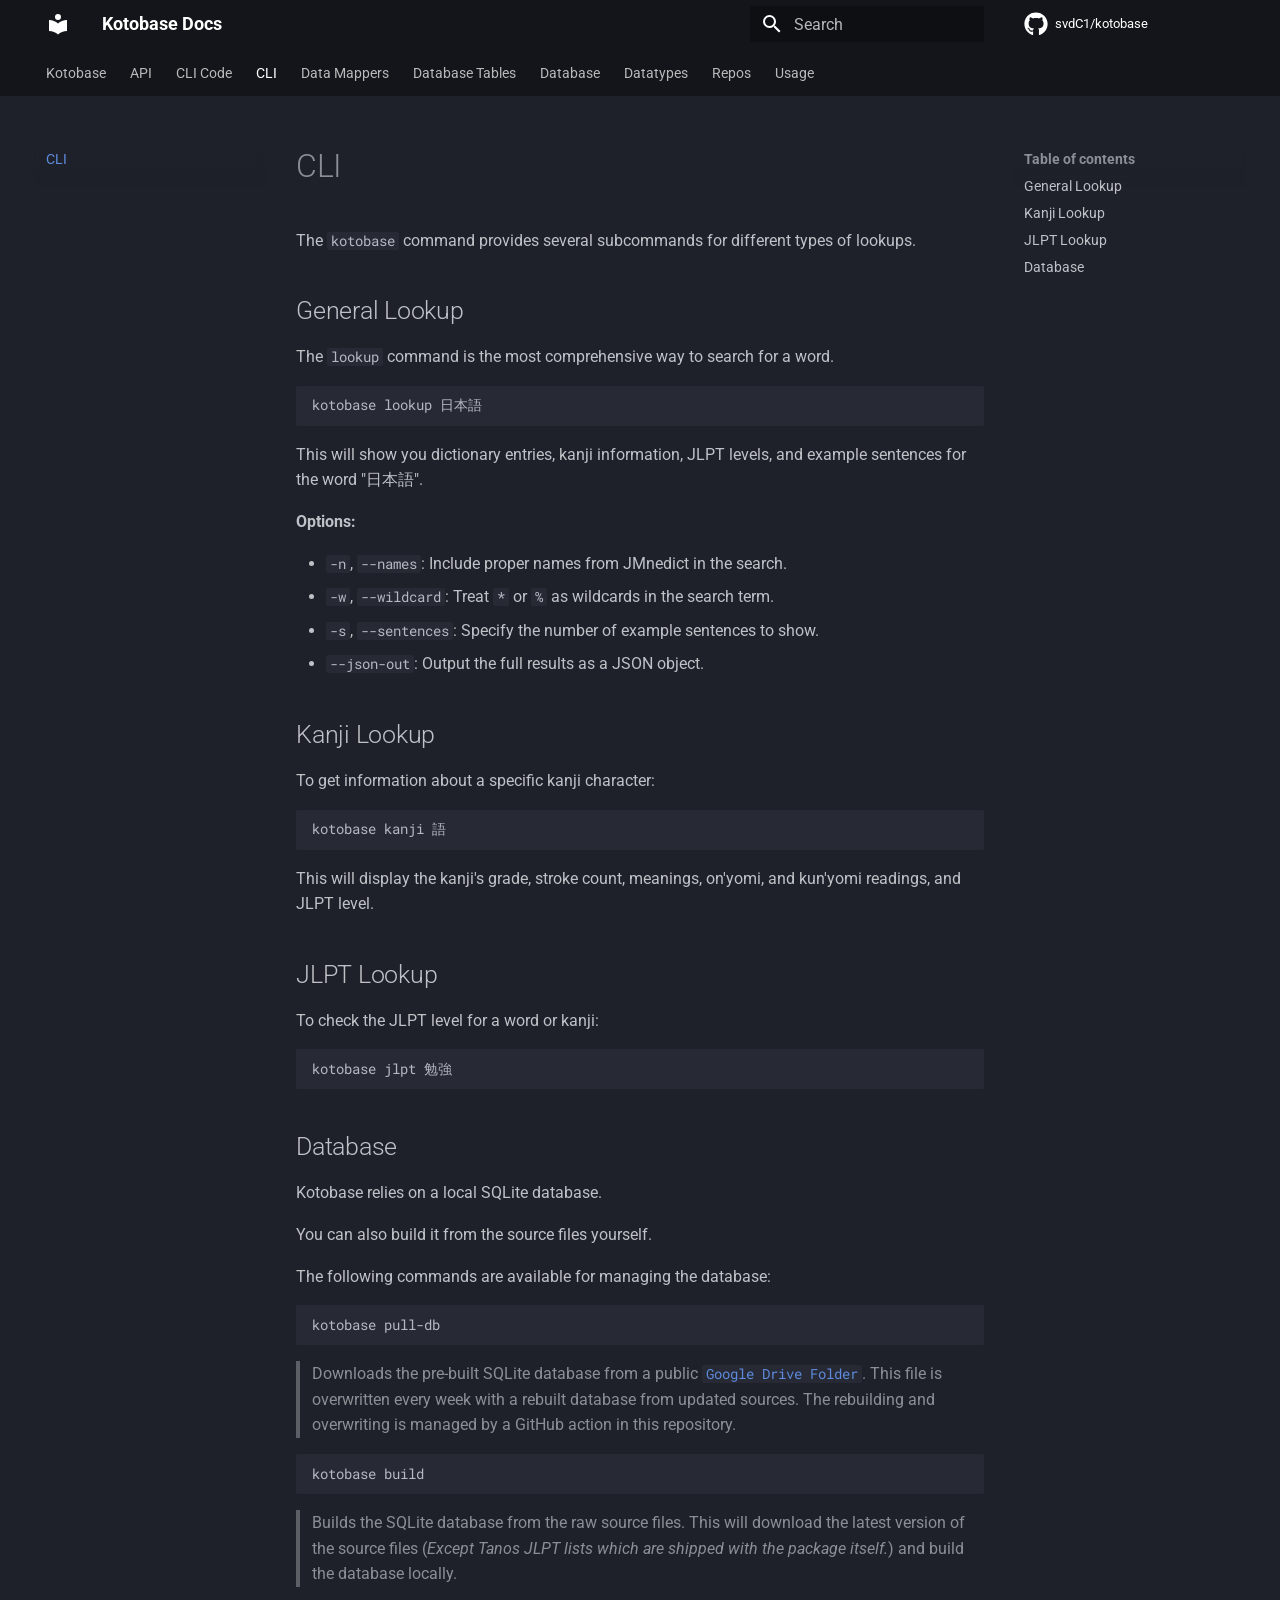
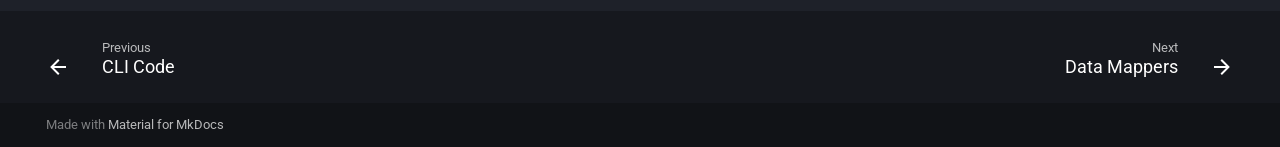
<file: CLI/index.html>
<!doctype html>
<html lang="en" class="no-js">
  <head>
    
      <meta charset="utf-8">
      <meta name="viewport" content="width=device-width,initial-scale=1">
      
      
      
        <link rel="canonical" href="https://svdc1.github.io/kotobase/CLI/">
      
      
        <link rel="prev" href="../CLI%20_Code/">
      
      
        <link rel="next" href="../Data_Mappers/">
      
      
      <link rel="icon" href="../assets/images/favicon.png">
      <meta name="generator" content="mkdocs-1.6.1, mkdocs-material-9.6.14">
    
    
      
        <title>CLI - Kotobase Docs</title>
      
    
    
      <link rel="stylesheet" href="../assets/stylesheets/main.342714a4.min.css">
      
        
        <link rel="stylesheet" href="../assets/stylesheets/palette.06af60db.min.css">
      
      


    
    
      
    
    
      
        
        
        <link rel="preconnect" href="https://fonts.gstatic.com" crossorigin>
        <link rel="stylesheet" href="https://fonts.googleapis.com/css?family=Roboto:300,300i,400,400i,700,700i%7CRoboto+Mono:400,400i,700,700i&display=fallback">
        <style>:root{--md-text-font:"Roboto";--md-code-font:"Roboto Mono"}</style>
      
    
    
      <link rel="stylesheet" href="../assets/_mkdocstrings.css">
    
    <script>__md_scope=new URL("..",location),__md_hash=e=>[...e].reduce(((e,_)=>(e<<5)-e+_.charCodeAt(0)),0),__md_get=(e,_=localStorage,t=__md_scope)=>JSON.parse(_.getItem(t.pathname+"."+e)),__md_set=(e,_,t=localStorage,a=__md_scope)=>{try{t.setItem(a.pathname+"."+e,JSON.stringify(_))}catch(e){}}</script>
    
      

    
    
    
  </head>
  
  
    
    
      
    
    
    
    
    <body dir="ltr" data-md-color-scheme="slate" data-md-color-primary="black" data-md-color-accent="deep-purple">
  
    
    <input class="md-toggle" data-md-toggle="drawer" type="checkbox" id="__drawer" autocomplete="off">
    <input class="md-toggle" data-md-toggle="search" type="checkbox" id="__search" autocomplete="off">
    <label class="md-overlay" for="__drawer"></label>
    <div data-md-component="skip">
      
        
        <a href="#cli" class="md-skip">
          Skip to content
        </a>
      
    </div>
    <div data-md-component="announce">
      
    </div>
    
    
      

<header class="md-header" data-md-component="header">
  <nav class="md-header__inner md-grid" aria-label="Header">
    <a href=".." title="Kotobase Docs" class="md-header__button md-logo" aria-label="Kotobase Docs" data-md-component="logo">
      
  
  <svg xmlns="http://www.w3.org/2000/svg" viewBox="0 0 24 24"><path d="M12 8a3 3 0 0 0 3-3 3 3 0 0 0-3-3 3 3 0 0 0-3 3 3 3 0 0 0 3 3m0 3.54C9.64 9.35 6.5 8 3 8v11c3.5 0 6.64 1.35 9 3.54 2.36-2.19 5.5-3.54 9-3.54V8c-3.5 0-6.64 1.35-9 3.54"/></svg>

    </a>
    <label class="md-header__button md-icon" for="__drawer">
      
      <svg xmlns="http://www.w3.org/2000/svg" viewBox="0 0 24 24"><path d="M3 6h18v2H3zm0 5h18v2H3zm0 5h18v2H3z"/></svg>
    </label>
    <div class="md-header__title" data-md-component="header-title">
      <div class="md-header__ellipsis">
        <div class="md-header__topic">
          <span class="md-ellipsis">
            Kotobase Docs
          </span>
        </div>
        <div class="md-header__topic" data-md-component="header-topic">
          <span class="md-ellipsis">
            
              CLI
            
          </span>
        </div>
      </div>
    </div>
    
      
        <form class="md-header__option" data-md-component="palette">
  
    
    
    
    <input class="md-option" data-md-color-media="" data-md-color-scheme="slate" data-md-color-primary="black" data-md-color-accent="deep-purple"  aria-hidden="true"  type="radio" name="__palette" id="__palette_0">
    
  
</form>
      
    
    
      <script>var palette=__md_get("__palette");if(palette&&palette.color){if("(prefers-color-scheme)"===palette.color.media){var media=matchMedia("(prefers-color-scheme: light)"),input=document.querySelector(media.matches?"[data-md-color-media='(prefers-color-scheme: light)']":"[data-md-color-media='(prefers-color-scheme: dark)']");palette.color.media=input.getAttribute("data-md-color-media"),palette.color.scheme=input.getAttribute("data-md-color-scheme"),palette.color.primary=input.getAttribute("data-md-color-primary"),palette.color.accent=input.getAttribute("data-md-color-accent")}for(var[key,value]of Object.entries(palette.color))document.body.setAttribute("data-md-color-"+key,value)}</script>
    
    
    
      
      
        <label class="md-header__button md-icon" for="__search">
          
          <svg xmlns="http://www.w3.org/2000/svg" viewBox="0 0 24 24"><path d="M9.5 3A6.5 6.5 0 0 1 16 9.5c0 1.61-.59 3.09-1.56 4.23l.27.27h.79l5 5-1.5 1.5-5-5v-.79l-.27-.27A6.52 6.52 0 0 1 9.5 16 6.5 6.5 0 0 1 3 9.5 6.5 6.5 0 0 1 9.5 3m0 2C7 5 5 7 5 9.5S7 14 9.5 14 14 12 14 9.5 12 5 9.5 5"/></svg>
        </label>
        <div class="md-search" data-md-component="search" role="dialog">
  <label class="md-search__overlay" for="__search"></label>
  <div class="md-search__inner" role="search">
    <form class="md-search__form" name="search">
      <input type="text" class="md-search__input" name="query" aria-label="Search" placeholder="Search" autocapitalize="off" autocorrect="off" autocomplete="off" spellcheck="false" data-md-component="search-query" required>
      <label class="md-search__icon md-icon" for="__search">
        
        <svg xmlns="http://www.w3.org/2000/svg" viewBox="0 0 24 24"><path d="M9.5 3A6.5 6.5 0 0 1 16 9.5c0 1.61-.59 3.09-1.56 4.23l.27.27h.79l5 5-1.5 1.5-5-5v-.79l-.27-.27A6.52 6.52 0 0 1 9.5 16 6.5 6.5 0 0 1 3 9.5 6.5 6.5 0 0 1 9.5 3m0 2C7 5 5 7 5 9.5S7 14 9.5 14 14 12 14 9.5 12 5 9.5 5"/></svg>
        
        <svg xmlns="http://www.w3.org/2000/svg" viewBox="0 0 24 24"><path d="M20 11v2H8l5.5 5.5-1.42 1.42L4.16 12l7.92-7.92L13.5 5.5 8 11z"/></svg>
      </label>
      <nav class="md-search__options" aria-label="Search">
        
        <button type="reset" class="md-search__icon md-icon" title="Clear" aria-label="Clear" tabindex="-1">
          
          <svg xmlns="http://www.w3.org/2000/svg" viewBox="0 0 24 24"><path d="M19 6.41 17.59 5 12 10.59 6.41 5 5 6.41 10.59 12 5 17.59 6.41 19 12 13.41 17.59 19 19 17.59 13.41 12z"/></svg>
        </button>
      </nav>
      
        <div class="md-search__suggest" data-md-component="search-suggest"></div>
      
    </form>
    <div class="md-search__output">
      <div class="md-search__scrollwrap" tabindex="0" data-md-scrollfix>
        <div class="md-search-result" data-md-component="search-result">
          <div class="md-search-result__meta">
            Initializing search
          </div>
          <ol class="md-search-result__list" role="presentation"></ol>
        </div>
      </div>
    </div>
  </div>
</div>
      
    
    
      <div class="md-header__source">
        <a href="https://github.com/svdC1/kotobase" title="Go to repository" class="md-source" data-md-component="source">
  <div class="md-source__icon md-icon">
    
    <svg xmlns="http://www.w3.org/2000/svg" viewBox="0 0 496 512"><!--! Font Awesome Free 6.7.2 by @fontawesome - https://fontawesome.com License - https://fontawesome.com/license/free (Icons: CC BY 4.0, Fonts: SIL OFL 1.1, Code: MIT License) Copyright 2024 Fonticons, Inc.--><path d="M165.9 397.4c0 2-2.3 3.6-5.2 3.6-3.3.3-5.6-1.3-5.6-3.6 0-2 2.3-3.6 5.2-3.6 3-.3 5.6 1.3 5.6 3.6m-31.1-4.5c-.7 2 1.3 4.3 4.3 4.9 2.6 1 5.6 0 6.2-2s-1.3-4.3-4.3-5.2c-2.6-.7-5.5.3-6.2 2.3m44.2-1.7c-2.9.7-4.9 2.6-4.6 4.9.3 2 2.9 3.3 5.9 2.6 2.9-.7 4.9-2.6 4.6-4.6-.3-1.9-3-3.2-5.9-2.9M244.8 8C106.1 8 0 113.3 0 252c0 110.9 69.8 205.8 169.5 239.2 12.8 2.3 17.3-5.6 17.3-12.1 0-6.2-.3-40.4-.3-61.4 0 0-70 15-84.7-29.8 0 0-11.4-29.1-27.8-36.6 0 0-22.9-15.7 1.6-15.4 0 0 24.9 2 38.6 25.8 21.9 38.6 58.6 27.5 72.9 20.9 2.3-16 8.8-27.1 16-33.7-55.9-6.2-112.3-14.3-112.3-110.5 0-27.5 7.6-41.3 23.6-58.9-2.6-6.5-11.1-33.3 2.6-67.9 20.9-6.5 69 27 69 27 20-5.6 41.5-8.5 62.8-8.5s42.8 2.9 62.8 8.5c0 0 48.1-33.6 69-27 13.7 34.7 5.2 61.4 2.6 67.9 16 17.7 25.8 31.5 25.8 58.9 0 96.5-58.9 104.2-114.8 110.5 9.2 7.9 17 22.9 17 46.4 0 33.7-.3 75.4-.3 83.6 0 6.5 4.6 14.4 17.3 12.1C428.2 457.8 496 362.9 496 252 496 113.3 383.5 8 244.8 8M97.2 352.9c-1.3 1-1 3.3.7 5.2 1.6 1.6 3.9 2.3 5.2 1 1.3-1 1-3.3-.7-5.2-1.6-1.6-3.9-2.3-5.2-1m-10.8-8.1c-.7 1.3.3 2.9 2.3 3.9 1.6 1 3.6.7 4.3-.7.7-1.3-.3-2.9-2.3-3.9-2-.6-3.6-.3-4.3.7m32.4 35.6c-1.6 1.3-1 4.3 1.3 6.2 2.3 2.3 5.2 2.6 6.5 1 1.3-1.3.7-4.3-1.3-6.2-2.2-2.3-5.2-2.6-6.5-1m-11.4-14.7c-1.6 1-1.6 3.6 0 5.9s4.3 3.3 5.6 2.3c1.6-1.3 1.6-3.9 0-6.2-1.4-2.3-4-3.3-5.6-2"/></svg>
  </div>
  <div class="md-source__repository">
    svdC1/kotobase
  </div>
</a>
      </div>
    
  </nav>
  
</header>
    
    <div class="md-container" data-md-component="container">
      
      
        
          
            
<nav class="md-tabs" aria-label="Tabs" data-md-component="tabs">
  <div class="md-grid">
    <ul class="md-tabs__list">
      
        
  
  
  
  
    <li class="md-tabs__item">
      <a href=".." class="md-tabs__link">
        
  
  
    
  
  Kotobase

      </a>
    </li>
  

      
        
  
  
  
  
    <li class="md-tabs__item">
      <a href="../API/" class="md-tabs__link">
        
  
  
    
  
  API

      </a>
    </li>
  

      
        
  
  
  
  
    <li class="md-tabs__item">
      <a href="../CLI%20_Code/" class="md-tabs__link">
        
  
  
    
  
  CLI  Code

      </a>
    </li>
  

      
        
  
  
  
    
  
  
    <li class="md-tabs__item md-tabs__item--active">
      <a href="./" class="md-tabs__link">
        
  
  
    
  
  CLI

      </a>
    </li>
  

      
        
  
  
  
  
    <li class="md-tabs__item">
      <a href="../Data_Mappers/" class="md-tabs__link">
        
  
  
    
  
  Data Mappers

      </a>
    </li>
  

      
        
  
  
  
  
    <li class="md-tabs__item">
      <a href="../Database_Tables/" class="md-tabs__link">
        
  
  
    
  
  Database Tables

      </a>
    </li>
  

      
        
  
  
  
  
    <li class="md-tabs__item">
      <a href="../database/" class="md-tabs__link">
        
  
  
    
  
  Database

      </a>
    </li>
  

      
        
  
  
  
  
    <li class="md-tabs__item">
      <a href="../datatypes/" class="md-tabs__link">
        
  
  
    
  
  Datatypes

      </a>
    </li>
  

      
        
  
  
  
  
    <li class="md-tabs__item">
      <a href="../repos/" class="md-tabs__link">
        
  
  
    
  
  Repos

      </a>
    </li>
  

      
        
  
  
  
  
    <li class="md-tabs__item">
      <a href="../usage/" class="md-tabs__link">
        
  
  
    
  
  Usage

      </a>
    </li>
  

      
    </ul>
  </div>
</nav>
          
        
      
      <main class="md-main" data-md-component="main">
        <div class="md-main__inner md-grid">
          
            
              
              <div class="md-sidebar md-sidebar--primary" data-md-component="sidebar" data-md-type="navigation" >
                <div class="md-sidebar__scrollwrap">
                  <div class="md-sidebar__inner">
                    


  


<nav class="md-nav md-nav--primary md-nav--lifted" aria-label="Navigation" data-md-level="0">
  <label class="md-nav__title" for="__drawer">
    <a href=".." title="Kotobase Docs" class="md-nav__button md-logo" aria-label="Kotobase Docs" data-md-component="logo">
      
  
  <svg xmlns="http://www.w3.org/2000/svg" viewBox="0 0 24 24"><path d="M12 8a3 3 0 0 0 3-3 3 3 0 0 0-3-3 3 3 0 0 0-3 3 3 3 0 0 0 3 3m0 3.54C9.64 9.35 6.5 8 3 8v11c3.5 0 6.64 1.35 9 3.54 2.36-2.19 5.5-3.54 9-3.54V8c-3.5 0-6.64 1.35-9 3.54"/></svg>

    </a>
    Kotobase Docs
  </label>
  
    <div class="md-nav__source">
      <a href="https://github.com/svdC1/kotobase" title="Go to repository" class="md-source" data-md-component="source">
  <div class="md-source__icon md-icon">
    
    <svg xmlns="http://www.w3.org/2000/svg" viewBox="0 0 496 512"><!--! Font Awesome Free 6.7.2 by @fontawesome - https://fontawesome.com License - https://fontawesome.com/license/free (Icons: CC BY 4.0, Fonts: SIL OFL 1.1, Code: MIT License) Copyright 2024 Fonticons, Inc.--><path d="M165.9 397.4c0 2-2.3 3.6-5.2 3.6-3.3.3-5.6-1.3-5.6-3.6 0-2 2.3-3.6 5.2-3.6 3-.3 5.6 1.3 5.6 3.6m-31.1-4.5c-.7 2 1.3 4.3 4.3 4.9 2.6 1 5.6 0 6.2-2s-1.3-4.3-4.3-5.2c-2.6-.7-5.5.3-6.2 2.3m44.2-1.7c-2.9.7-4.9 2.6-4.6 4.9.3 2 2.9 3.3 5.9 2.6 2.9-.7 4.9-2.6 4.6-4.6-.3-1.9-3-3.2-5.9-2.9M244.8 8C106.1 8 0 113.3 0 252c0 110.9 69.8 205.8 169.5 239.2 12.8 2.3 17.3-5.6 17.3-12.1 0-6.2-.3-40.4-.3-61.4 0 0-70 15-84.7-29.8 0 0-11.4-29.1-27.8-36.6 0 0-22.9-15.7 1.6-15.4 0 0 24.9 2 38.6 25.8 21.9 38.6 58.6 27.5 72.9 20.9 2.3-16 8.8-27.1 16-33.7-55.9-6.2-112.3-14.3-112.3-110.5 0-27.5 7.6-41.3 23.6-58.9-2.6-6.5-11.1-33.3 2.6-67.9 20.9-6.5 69 27 69 27 20-5.6 41.5-8.5 62.8-8.5s42.8 2.9 62.8 8.5c0 0 48.1-33.6 69-27 13.7 34.7 5.2 61.4 2.6 67.9 16 17.7 25.8 31.5 25.8 58.9 0 96.5-58.9 104.2-114.8 110.5 9.2 7.9 17 22.9 17 46.4 0 33.7-.3 75.4-.3 83.6 0 6.5 4.6 14.4 17.3 12.1C428.2 457.8 496 362.9 496 252 496 113.3 383.5 8 244.8 8M97.2 352.9c-1.3 1-1 3.3.7 5.2 1.6 1.6 3.9 2.3 5.2 1 1.3-1 1-3.3-.7-5.2-1.6-1.6-3.9-2.3-5.2-1m-10.8-8.1c-.7 1.3.3 2.9 2.3 3.9 1.6 1 3.6.7 4.3-.7.7-1.3-.3-2.9-2.3-3.9-2-.6-3.6-.3-4.3.7m32.4 35.6c-1.6 1.3-1 4.3 1.3 6.2 2.3 2.3 5.2 2.6 6.5 1 1.3-1.3.7-4.3-1.3-6.2-2.2-2.3-5.2-2.6-6.5-1m-11.4-14.7c-1.6 1-1.6 3.6 0 5.9s4.3 3.3 5.6 2.3c1.6-1.3 1.6-3.9 0-6.2-1.4-2.3-4-3.3-5.6-2"/></svg>
  </div>
  <div class="md-source__repository">
    svdC1/kotobase
  </div>
</a>
    </div>
  
  <ul class="md-nav__list" data-md-scrollfix>
    
      
      
  
  
  
  
    <li class="md-nav__item">
      <a href=".." class="md-nav__link">
        
  
  
  <span class="md-ellipsis">
    Kotobase
    
  </span>
  

      </a>
    </li>
  

    
      
      
  
  
  
  
    <li class="md-nav__item">
      <a href="../API/" class="md-nav__link">
        
  
  
  <span class="md-ellipsis">
    API
    
  </span>
  

      </a>
    </li>
  

    
      
      
  
  
  
  
    <li class="md-nav__item">
      <a href="../CLI%20_Code/" class="md-nav__link">
        
  
  
  <span class="md-ellipsis">
    CLI  Code
    
  </span>
  

      </a>
    </li>
  

    
      
      
  
  
    
  
  
  
    <li class="md-nav__item md-nav__item--active">
      
      <input class="md-nav__toggle md-toggle" type="checkbox" id="__toc">
      
      
        
      
      
        <label class="md-nav__link md-nav__link--active" for="__toc">
          
  
  
  <span class="md-ellipsis">
    CLI
    
  </span>
  

          <span class="md-nav__icon md-icon"></span>
        </label>
      
      <a href="./" class="md-nav__link md-nav__link--active">
        
  
  
  <span class="md-ellipsis">
    CLI
    
  </span>
  

      </a>
      
        

<nav class="md-nav md-nav--secondary" aria-label="Table of contents">
  
  
  
    
  
  
    <label class="md-nav__title" for="__toc">
      <span class="md-nav__icon md-icon"></span>
      Table of contents
    </label>
    <ul class="md-nav__list" data-md-component="toc" data-md-scrollfix>
      
        <li class="md-nav__item">
  <a href="#general-lookup" class="md-nav__link">
    <span class="md-ellipsis">
      General Lookup
    </span>
  </a>
  
</li>
      
        <li class="md-nav__item">
  <a href="#kanji-lookup" class="md-nav__link">
    <span class="md-ellipsis">
      Kanji Lookup
    </span>
  </a>
  
</li>
      
        <li class="md-nav__item">
  <a href="#jlpt-lookup" class="md-nav__link">
    <span class="md-ellipsis">
      JLPT Lookup
    </span>
  </a>
  
</li>
      
        <li class="md-nav__item">
  <a href="#database" class="md-nav__link">
    <span class="md-ellipsis">
      Database
    </span>
  </a>
  
</li>
      
    </ul>
  
</nav>
      
    </li>
  

    
      
      
  
  
  
  
    <li class="md-nav__item">
      <a href="../Data_Mappers/" class="md-nav__link">
        
  
  
  <span class="md-ellipsis">
    Data Mappers
    
  </span>
  

      </a>
    </li>
  

    
      
      
  
  
  
  
    <li class="md-nav__item">
      <a href="../Database_Tables/" class="md-nav__link">
        
  
  
  <span class="md-ellipsis">
    Database Tables
    
  </span>
  

      </a>
    </li>
  

    
      
      
  
  
  
  
    <li class="md-nav__item">
      <a href="../database/" class="md-nav__link">
        
  
  
  <span class="md-ellipsis">
    Database
    
  </span>
  

      </a>
    </li>
  

    
      
      
  
  
  
  
    <li class="md-nav__item">
      <a href="../datatypes/" class="md-nav__link">
        
  
  
  <span class="md-ellipsis">
    Datatypes
    
  </span>
  

      </a>
    </li>
  

    
      
      
  
  
  
  
    <li class="md-nav__item">
      <a href="../repos/" class="md-nav__link">
        
  
  
  <span class="md-ellipsis">
    Repos
    
  </span>
  

      </a>
    </li>
  

    
      
      
  
  
  
  
    <li class="md-nav__item">
      <a href="../usage/" class="md-nav__link">
        
  
  
  <span class="md-ellipsis">
    Usage
    
  </span>
  

      </a>
    </li>
  

    
  </ul>
</nav>
                  </div>
                </div>
              </div>
            
            
              
              <div class="md-sidebar md-sidebar--secondary" data-md-component="sidebar" data-md-type="toc" >
                <div class="md-sidebar__scrollwrap">
                  <div class="md-sidebar__inner">
                    

<nav class="md-nav md-nav--secondary" aria-label="Table of contents">
  
  
  
    
  
  
    <label class="md-nav__title" for="__toc">
      <span class="md-nav__icon md-icon"></span>
      Table of contents
    </label>
    <ul class="md-nav__list" data-md-component="toc" data-md-scrollfix>
      
        <li class="md-nav__item">
  <a href="#general-lookup" class="md-nav__link">
    <span class="md-ellipsis">
      General Lookup
    </span>
  </a>
  
</li>
      
        <li class="md-nav__item">
  <a href="#kanji-lookup" class="md-nav__link">
    <span class="md-ellipsis">
      Kanji Lookup
    </span>
  </a>
  
</li>
      
        <li class="md-nav__item">
  <a href="#jlpt-lookup" class="md-nav__link">
    <span class="md-ellipsis">
      JLPT Lookup
    </span>
  </a>
  
</li>
      
        <li class="md-nav__item">
  <a href="#database" class="md-nav__link">
    <span class="md-ellipsis">
      Database
    </span>
  </a>
  
</li>
      
    </ul>
  
</nav>
                  </div>
                </div>
              </div>
            
          
          
            <div class="md-content" data-md-component="content">
              <article class="md-content__inner md-typeset">
                
                  


  
  


<h1 id="cli">CLI<a class="headerlink" href="#cli" title="Permanent link">&para;</a></h1>
<p>The <code>kotobase</code> command provides several subcommands for different types of lookups.</p>
<h2 id="general-lookup">General Lookup<a class="headerlink" href="#general-lookup" title="Permanent link">&para;</a></h2>
<p>The <code>lookup</code> command is the most comprehensive way to search for a word.</p>
<div class="highlight"><pre><span></span><code>kotobase<span class="w"> </span>lookup<span class="w"> </span>日本語
</code></pre></div>
<p>This will show you dictionary entries, kanji information, JLPT levels, and example sentences for the word "日本語".</p>
<p><strong>Options:</strong></p>
<ul>
<li><code>-n</code>, <code>--names</code>: Include proper names from JMnedict in the search.</li>
<li><code>-w</code>, <code>--wildcard</code>: Treat <code>*</code> or <code>%</code> as wildcards in the search term.</li>
<li><code>-s</code>, <code>--sentences</code>: Specify the number of example sentences to show.</li>
<li><code>--json-out</code>: Output the full results as a JSON object.</li>
</ul>
<h2 id="kanji-lookup">Kanji Lookup<a class="headerlink" href="#kanji-lookup" title="Permanent link">&para;</a></h2>
<p>To get information about a specific kanji character:</p>
<div class="highlight"><pre><span></span><code>kotobase<span class="w"> </span>kanji<span class="w"> </span>語
</code></pre></div>
<p>This will display the kanji's grade, stroke count, meanings, on'yomi, and kun'yomi readings, and JLPT level.</p>
<h2 id="jlpt-lookup">JLPT Lookup<a class="headerlink" href="#jlpt-lookup" title="Permanent link">&para;</a></h2>
<p>To check the JLPT level for a word or kanji:</p>
<div class="highlight"><pre><span></span><code>kotobase<span class="w"> </span>jlpt<span class="w"> </span>勉強
</code></pre></div>
<h2 id="database">Database<a class="headerlink" href="#database" title="Permanent link">&para;</a></h2>
<p>Kotobase relies on a local SQLite database.</p>
<p>You can also build it from the source files yourself.</p>
<p>The following commands are available for managing the database:</p>
<div class="highlight"><pre><span></span><code>kotobase<span class="w"> </span>pull-db
</code></pre></div>
<blockquote>
<p>Downloads the pre-built SQLite database from a public <a href="https://drive.google.com/drive/u/0/folders/14wbgMyp0TubFyFaUy0W_CnK9_z7fo_Fv"><code>Google Drive Folder</code></a>. This file is overwritten every week with a rebuilt database from updated sources. The rebuilding and overwriting is managed by a GitHub action in this repository.</p>
</blockquote>
<div class="highlight"><pre><span></span><code>kotobase<span class="w"> </span>build
</code></pre></div>
<blockquote>
<p>Builds the SQLite database from the raw source files. This will download the latest version of the source files (<em>Except Tanos JLPT lists which are shipped with the package itself.</em>) and build the database locally.</p>
</blockquote>












                
              </article>
            </div>
          
          
<script>var target=document.getElementById(location.hash.slice(1));target&&target.name&&(target.checked=target.name.startsWith("__tabbed_"))</script>
        </div>
        
      </main>
      
        <footer class="md-footer">
  
    
      
      <nav class="md-footer__inner md-grid" aria-label="Footer" >
        
          
          <a href="../CLI%20_Code/" class="md-footer__link md-footer__link--prev" aria-label="Previous: CLI  Code">
            <div class="md-footer__button md-icon">
              
              <svg xmlns="http://www.w3.org/2000/svg" viewBox="0 0 24 24"><path d="M20 11v2H8l5.5 5.5-1.42 1.42L4.16 12l7.92-7.92L13.5 5.5 8 11z"/></svg>
            </div>
            <div class="md-footer__title">
              <span class="md-footer__direction">
                Previous
              </span>
              <div class="md-ellipsis">
                CLI  Code
              </div>
            </div>
          </a>
        
        
          
          <a href="../Data_Mappers/" class="md-footer__link md-footer__link--next" aria-label="Next: Data Mappers">
            <div class="md-footer__title">
              <span class="md-footer__direction">
                Next
              </span>
              <div class="md-ellipsis">
                Data Mappers
              </div>
            </div>
            <div class="md-footer__button md-icon">
              
              <svg xmlns="http://www.w3.org/2000/svg" viewBox="0 0 24 24"><path d="M4 11v2h12l-5.5 5.5 1.42 1.42L19.84 12l-7.92-7.92L10.5 5.5 16 11z"/></svg>
            </div>
          </a>
        
      </nav>
    
  
  <div class="md-footer-meta md-typeset">
    <div class="md-footer-meta__inner md-grid">
      <div class="md-copyright">
  
  
    Made with
    <a href="https://squidfunk.github.io/mkdocs-material/" target="_blank" rel="noopener">
      Material for MkDocs
    </a>
  
</div>
      
    </div>
  </div>
</footer>
      
    </div>
    <div class="md-dialog" data-md-component="dialog">
      <div class="md-dialog__inner md-typeset"></div>
    </div>
    
    
    
      
      <script id="__config" type="application/json">{"base": "..", "features": ["header.autohide", "navigation.footer", "search.suggest", "search.highlight", "navigation.sections", "navigation.tabs"], "search": "../assets/javascripts/workers/search.d50fe291.min.js", "tags": null, "translations": {"clipboard.copied": "Copied to clipboard", "clipboard.copy": "Copy to clipboard", "search.result.more.one": "1 more on this page", "search.result.more.other": "# more on this page", "search.result.none": "No matching documents", "search.result.one": "1 matching document", "search.result.other": "# matching documents", "search.result.placeholder": "Type to start searching", "search.result.term.missing": "Missing", "select.version": "Select version"}, "version": null}</script>
    
    
      <script src="../assets/javascripts/bundle.13a4f30d.min.js"></script>
      
    
  </body>
</html>
</file>
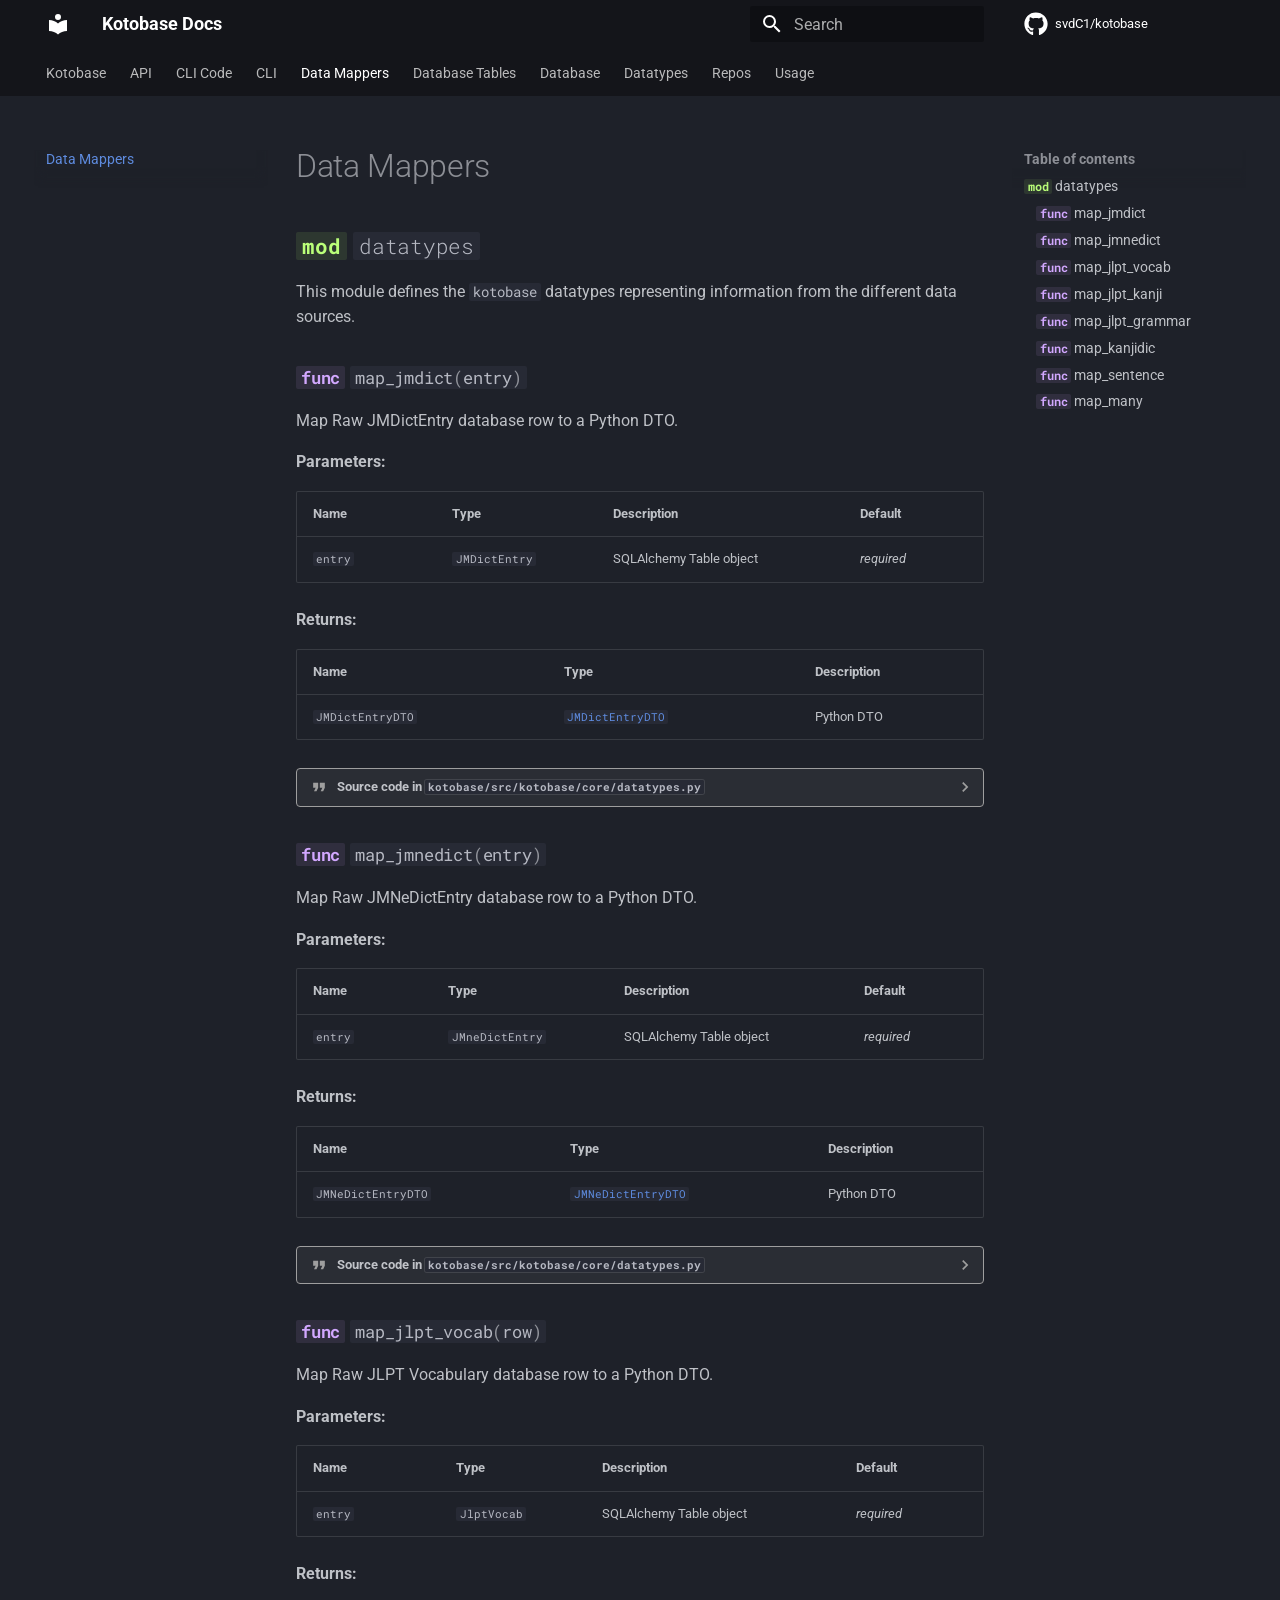
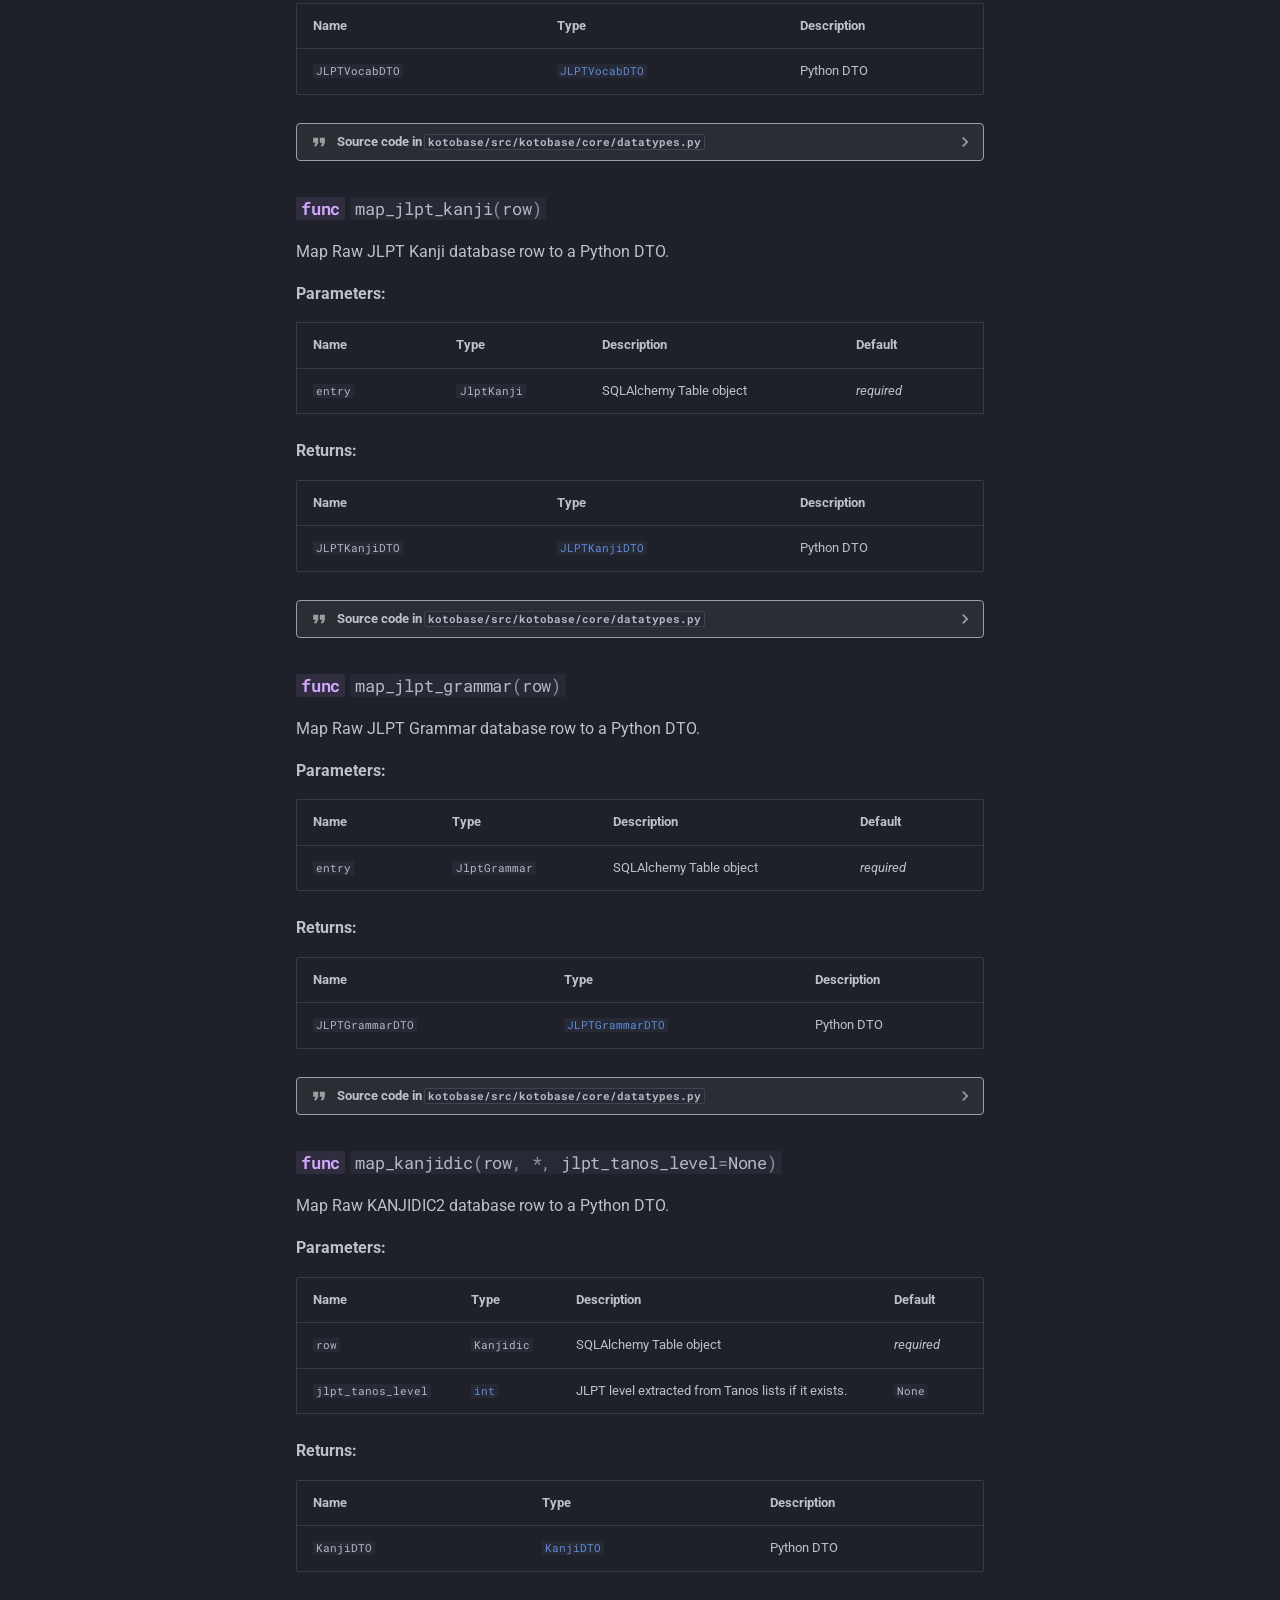
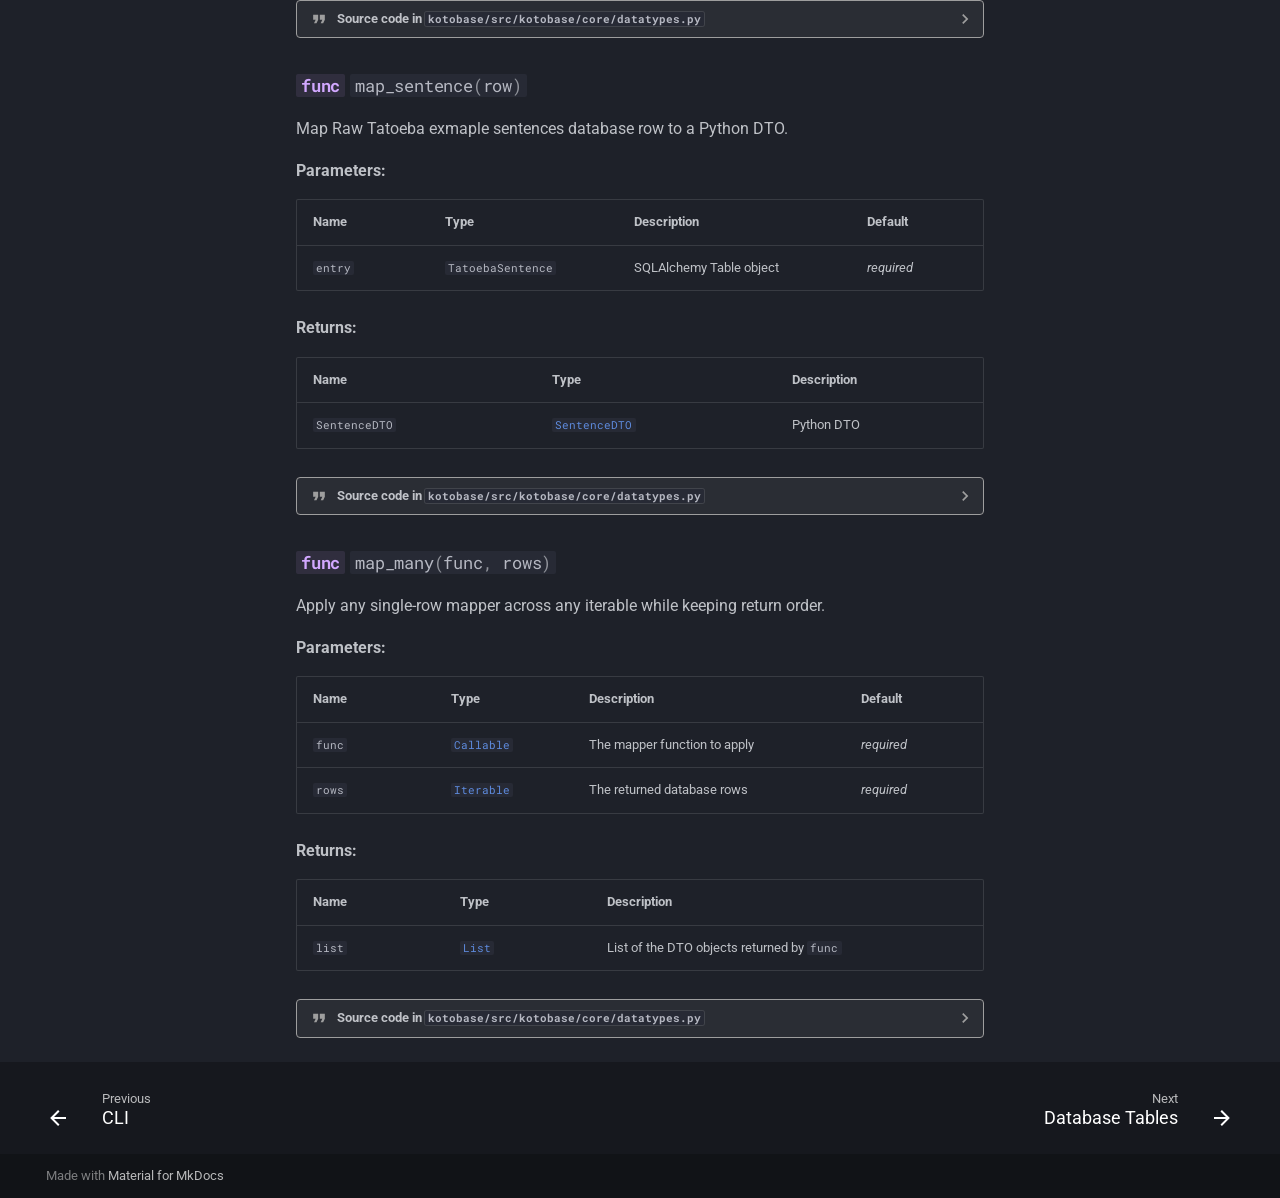
<file: Data_Mappers/index.html>
<!doctype html>
<html lang="en" class="no-js">
  <head>
    
      <meta charset="utf-8">
      <meta name="viewport" content="width=device-width,initial-scale=1">
      
      
      
        <link rel="canonical" href="https://svdc1.github.io/kotobase/Data_Mappers/">
      
      
        <link rel="prev" href="../CLI/">
      
      
        <link rel="next" href="../Database_Tables/">
      
      
      <link rel="icon" href="../assets/images/favicon.png">
      <meta name="generator" content="mkdocs-1.6.1, mkdocs-material-9.6.14">
    
    
      
        <title>Data Mappers - Kotobase Docs</title>
      
    
    
      <link rel="stylesheet" href="../assets/stylesheets/main.342714a4.min.css">
      
        
        <link rel="stylesheet" href="../assets/stylesheets/palette.06af60db.min.css">
      
      


    
    
      
    
    
      
        
        
        <link rel="preconnect" href="https://fonts.gstatic.com" crossorigin>
        <link rel="stylesheet" href="https://fonts.googleapis.com/css?family=Roboto:300,300i,400,400i,700,700i%7CRoboto+Mono:400,400i,700,700i&display=fallback">
        <style>:root{--md-text-font:"Roboto";--md-code-font:"Roboto Mono"}</style>
      
    
    
      <link rel="stylesheet" href="../assets/_mkdocstrings.css">
    
    <script>__md_scope=new URL("..",location),__md_hash=e=>[...e].reduce(((e,_)=>(e<<5)-e+_.charCodeAt(0)),0),__md_get=(e,_=localStorage,t=__md_scope)=>JSON.parse(_.getItem(t.pathname+"."+e)),__md_set=(e,_,t=localStorage,a=__md_scope)=>{try{t.setItem(a.pathname+"."+e,JSON.stringify(_))}catch(e){}}</script>
    
      

    
    
    
  </head>
  
  
    
    
      
    
    
    
    
    <body dir="ltr" data-md-color-scheme="slate" data-md-color-primary="black" data-md-color-accent="deep-purple">
  
    
    <input class="md-toggle" data-md-toggle="drawer" type="checkbox" id="__drawer" autocomplete="off">
    <input class="md-toggle" data-md-toggle="search" type="checkbox" id="__search" autocomplete="off">
    <label class="md-overlay" for="__drawer"></label>
    <div data-md-component="skip">
      
        
        <a href="#kotobase.core.datatypes" class="md-skip">
          Skip to content
        </a>
      
    </div>
    <div data-md-component="announce">
      
    </div>
    
    
      

<header class="md-header" data-md-component="header">
  <nav class="md-header__inner md-grid" aria-label="Header">
    <a href=".." title="Kotobase Docs" class="md-header__button md-logo" aria-label="Kotobase Docs" data-md-component="logo">
      
  
  <svg xmlns="http://www.w3.org/2000/svg" viewBox="0 0 24 24"><path d="M12 8a3 3 0 0 0 3-3 3 3 0 0 0-3-3 3 3 0 0 0-3 3 3 3 0 0 0 3 3m0 3.54C9.64 9.35 6.5 8 3 8v11c3.5 0 6.64 1.35 9 3.54 2.36-2.19 5.5-3.54 9-3.54V8c-3.5 0-6.64 1.35-9 3.54"/></svg>

    </a>
    <label class="md-header__button md-icon" for="__drawer">
      
      <svg xmlns="http://www.w3.org/2000/svg" viewBox="0 0 24 24"><path d="M3 6h18v2H3zm0 5h18v2H3zm0 5h18v2H3z"/></svg>
    </label>
    <div class="md-header__title" data-md-component="header-title">
      <div class="md-header__ellipsis">
        <div class="md-header__topic">
          <span class="md-ellipsis">
            Kotobase Docs
          </span>
        </div>
        <div class="md-header__topic" data-md-component="header-topic">
          <span class="md-ellipsis">
            
              Data Mappers
            
          </span>
        </div>
      </div>
    </div>
    
      
        <form class="md-header__option" data-md-component="palette">
  
    
    
    
    <input class="md-option" data-md-color-media="" data-md-color-scheme="slate" data-md-color-primary="black" data-md-color-accent="deep-purple"  aria-hidden="true"  type="radio" name="__palette" id="__palette_0">
    
  
</form>
      
    
    
      <script>var palette=__md_get("__palette");if(palette&&palette.color){if("(prefers-color-scheme)"===palette.color.media){var media=matchMedia("(prefers-color-scheme: light)"),input=document.querySelector(media.matches?"[data-md-color-media='(prefers-color-scheme: light)']":"[data-md-color-media='(prefers-color-scheme: dark)']");palette.color.media=input.getAttribute("data-md-color-media"),palette.color.scheme=input.getAttribute("data-md-color-scheme"),palette.color.primary=input.getAttribute("data-md-color-primary"),palette.color.accent=input.getAttribute("data-md-color-accent")}for(var[key,value]of Object.entries(palette.color))document.body.setAttribute("data-md-color-"+key,value)}</script>
    
    
    
      
      
        <label class="md-header__button md-icon" for="__search">
          
          <svg xmlns="http://www.w3.org/2000/svg" viewBox="0 0 24 24"><path d="M9.5 3A6.5 6.5 0 0 1 16 9.5c0 1.61-.59 3.09-1.56 4.23l.27.27h.79l5 5-1.5 1.5-5-5v-.79l-.27-.27A6.52 6.52 0 0 1 9.5 16 6.5 6.5 0 0 1 3 9.5 6.5 6.5 0 0 1 9.5 3m0 2C7 5 5 7 5 9.5S7 14 9.5 14 14 12 14 9.5 12 5 9.5 5"/></svg>
        </label>
        <div class="md-search" data-md-component="search" role="dialog">
  <label class="md-search__overlay" for="__search"></label>
  <div class="md-search__inner" role="search">
    <form class="md-search__form" name="search">
      <input type="text" class="md-search__input" name="query" aria-label="Search" placeholder="Search" autocapitalize="off" autocorrect="off" autocomplete="off" spellcheck="false" data-md-component="search-query" required>
      <label class="md-search__icon md-icon" for="__search">
        
        <svg xmlns="http://www.w3.org/2000/svg" viewBox="0 0 24 24"><path d="M9.5 3A6.5 6.5 0 0 1 16 9.5c0 1.61-.59 3.09-1.56 4.23l.27.27h.79l5 5-1.5 1.5-5-5v-.79l-.27-.27A6.52 6.52 0 0 1 9.5 16 6.5 6.5 0 0 1 3 9.5 6.5 6.5 0 0 1 9.5 3m0 2C7 5 5 7 5 9.5S7 14 9.5 14 14 12 14 9.5 12 5 9.5 5"/></svg>
        
        <svg xmlns="http://www.w3.org/2000/svg" viewBox="0 0 24 24"><path d="M20 11v2H8l5.5 5.5-1.42 1.42L4.16 12l7.92-7.92L13.5 5.5 8 11z"/></svg>
      </label>
      <nav class="md-search__options" aria-label="Search">
        
        <button type="reset" class="md-search__icon md-icon" title="Clear" aria-label="Clear" tabindex="-1">
          
          <svg xmlns="http://www.w3.org/2000/svg" viewBox="0 0 24 24"><path d="M19 6.41 17.59 5 12 10.59 6.41 5 5 6.41 10.59 12 5 17.59 6.41 19 12 13.41 17.59 19 19 17.59 13.41 12z"/></svg>
        </button>
      </nav>
      
        <div class="md-search__suggest" data-md-component="search-suggest"></div>
      
    </form>
    <div class="md-search__output">
      <div class="md-search__scrollwrap" tabindex="0" data-md-scrollfix>
        <div class="md-search-result" data-md-component="search-result">
          <div class="md-search-result__meta">
            Initializing search
          </div>
          <ol class="md-search-result__list" role="presentation"></ol>
        </div>
      </div>
    </div>
  </div>
</div>
      
    
    
      <div class="md-header__source">
        <a href="https://github.com/svdC1/kotobase" title="Go to repository" class="md-source" data-md-component="source">
  <div class="md-source__icon md-icon">
    
    <svg xmlns="http://www.w3.org/2000/svg" viewBox="0 0 496 512"><!--! Font Awesome Free 6.7.2 by @fontawesome - https://fontawesome.com License - https://fontawesome.com/license/free (Icons: CC BY 4.0, Fonts: SIL OFL 1.1, Code: MIT License) Copyright 2024 Fonticons, Inc.--><path d="M165.9 397.4c0 2-2.3 3.6-5.2 3.6-3.3.3-5.6-1.3-5.6-3.6 0-2 2.3-3.6 5.2-3.6 3-.3 5.6 1.3 5.6 3.6m-31.1-4.5c-.7 2 1.3 4.3 4.3 4.9 2.6 1 5.6 0 6.2-2s-1.3-4.3-4.3-5.2c-2.6-.7-5.5.3-6.2 2.3m44.2-1.7c-2.9.7-4.9 2.6-4.6 4.9.3 2 2.9 3.3 5.9 2.6 2.9-.7 4.9-2.6 4.6-4.6-.3-1.9-3-3.2-5.9-2.9M244.8 8C106.1 8 0 113.3 0 252c0 110.9 69.8 205.8 169.5 239.2 12.8 2.3 17.3-5.6 17.3-12.1 0-6.2-.3-40.4-.3-61.4 0 0-70 15-84.7-29.8 0 0-11.4-29.1-27.8-36.6 0 0-22.9-15.7 1.6-15.4 0 0 24.9 2 38.6 25.8 21.9 38.6 58.6 27.5 72.9 20.9 2.3-16 8.8-27.1 16-33.7-55.9-6.2-112.3-14.3-112.3-110.5 0-27.5 7.6-41.3 23.6-58.9-2.6-6.5-11.1-33.3 2.6-67.9 20.9-6.5 69 27 69 27 20-5.6 41.5-8.5 62.8-8.5s42.8 2.9 62.8 8.5c0 0 48.1-33.6 69-27 13.7 34.7 5.2 61.4 2.6 67.9 16 17.7 25.8 31.5 25.8 58.9 0 96.5-58.9 104.2-114.8 110.5 9.2 7.9 17 22.9 17 46.4 0 33.7-.3 75.4-.3 83.6 0 6.5 4.6 14.4 17.3 12.1C428.2 457.8 496 362.9 496 252 496 113.3 383.5 8 244.8 8M97.2 352.9c-1.3 1-1 3.3.7 5.2 1.6 1.6 3.9 2.3 5.2 1 1.3-1 1-3.3-.7-5.2-1.6-1.6-3.9-2.3-5.2-1m-10.8-8.1c-.7 1.3.3 2.9 2.3 3.9 1.6 1 3.6.7 4.3-.7.7-1.3-.3-2.9-2.3-3.9-2-.6-3.6-.3-4.3.7m32.4 35.6c-1.6 1.3-1 4.3 1.3 6.2 2.3 2.3 5.2 2.6 6.5 1 1.3-1.3.7-4.3-1.3-6.2-2.2-2.3-5.2-2.6-6.5-1m-11.4-14.7c-1.6 1-1.6 3.6 0 5.9s4.3 3.3 5.6 2.3c1.6-1.3 1.6-3.9 0-6.2-1.4-2.3-4-3.3-5.6-2"/></svg>
  </div>
  <div class="md-source__repository">
    svdC1/kotobase
  </div>
</a>
      </div>
    
  </nav>
  
</header>
    
    <div class="md-container" data-md-component="container">
      
      
        
          
            
<nav class="md-tabs" aria-label="Tabs" data-md-component="tabs">
  <div class="md-grid">
    <ul class="md-tabs__list">
      
        
  
  
  
  
    <li class="md-tabs__item">
      <a href=".." class="md-tabs__link">
        
  
  
    
  
  Kotobase

      </a>
    </li>
  

      
        
  
  
  
  
    <li class="md-tabs__item">
      <a href="../API/" class="md-tabs__link">
        
  
  
    
  
  API

      </a>
    </li>
  

      
        
  
  
  
  
    <li class="md-tabs__item">
      <a href="../CLI%20_Code/" class="md-tabs__link">
        
  
  
    
  
  CLI  Code

      </a>
    </li>
  

      
        
  
  
  
  
    <li class="md-tabs__item">
      <a href="../CLI/" class="md-tabs__link">
        
  
  
    
  
  CLI

      </a>
    </li>
  

      
        
  
  
  
    
  
  
    <li class="md-tabs__item md-tabs__item--active">
      <a href="./" class="md-tabs__link">
        
  
  
    
  
  Data Mappers

      </a>
    </li>
  

      
        
  
  
  
  
    <li class="md-tabs__item">
      <a href="../Database_Tables/" class="md-tabs__link">
        
  
  
    
  
  Database Tables

      </a>
    </li>
  

      
        
  
  
  
  
    <li class="md-tabs__item">
      <a href="../database/" class="md-tabs__link">
        
  
  
    
  
  Database

      </a>
    </li>
  

      
        
  
  
  
  
    <li class="md-tabs__item">
      <a href="../datatypes/" class="md-tabs__link">
        
  
  
    
  
  Datatypes

      </a>
    </li>
  

      
        
  
  
  
  
    <li class="md-tabs__item">
      <a href="../repos/" class="md-tabs__link">
        
  
  
    
  
  Repos

      </a>
    </li>
  

      
        
  
  
  
  
    <li class="md-tabs__item">
      <a href="../usage/" class="md-tabs__link">
        
  
  
    
  
  Usage

      </a>
    </li>
  

      
    </ul>
  </div>
</nav>
          
        
      
      <main class="md-main" data-md-component="main">
        <div class="md-main__inner md-grid">
          
            
              
              <div class="md-sidebar md-sidebar--primary" data-md-component="sidebar" data-md-type="navigation" >
                <div class="md-sidebar__scrollwrap">
                  <div class="md-sidebar__inner">
                    


  


<nav class="md-nav md-nav--primary md-nav--lifted" aria-label="Navigation" data-md-level="0">
  <label class="md-nav__title" for="__drawer">
    <a href=".." title="Kotobase Docs" class="md-nav__button md-logo" aria-label="Kotobase Docs" data-md-component="logo">
      
  
  <svg xmlns="http://www.w3.org/2000/svg" viewBox="0 0 24 24"><path d="M12 8a3 3 0 0 0 3-3 3 3 0 0 0-3-3 3 3 0 0 0-3 3 3 3 0 0 0 3 3m0 3.54C9.64 9.35 6.5 8 3 8v11c3.5 0 6.64 1.35 9 3.54 2.36-2.19 5.5-3.54 9-3.54V8c-3.5 0-6.64 1.35-9 3.54"/></svg>

    </a>
    Kotobase Docs
  </label>
  
    <div class="md-nav__source">
      <a href="https://github.com/svdC1/kotobase" title="Go to repository" class="md-source" data-md-component="source">
  <div class="md-source__icon md-icon">
    
    <svg xmlns="http://www.w3.org/2000/svg" viewBox="0 0 496 512"><!--! Font Awesome Free 6.7.2 by @fontawesome - https://fontawesome.com License - https://fontawesome.com/license/free (Icons: CC BY 4.0, Fonts: SIL OFL 1.1, Code: MIT License) Copyright 2024 Fonticons, Inc.--><path d="M165.9 397.4c0 2-2.3 3.6-5.2 3.6-3.3.3-5.6-1.3-5.6-3.6 0-2 2.3-3.6 5.2-3.6 3-.3 5.6 1.3 5.6 3.6m-31.1-4.5c-.7 2 1.3 4.3 4.3 4.9 2.6 1 5.6 0 6.2-2s-1.3-4.3-4.3-5.2c-2.6-.7-5.5.3-6.2 2.3m44.2-1.7c-2.9.7-4.9 2.6-4.6 4.9.3 2 2.9 3.3 5.9 2.6 2.9-.7 4.9-2.6 4.6-4.6-.3-1.9-3-3.2-5.9-2.9M244.8 8C106.1 8 0 113.3 0 252c0 110.9 69.8 205.8 169.5 239.2 12.8 2.3 17.3-5.6 17.3-12.1 0-6.2-.3-40.4-.3-61.4 0 0-70 15-84.7-29.8 0 0-11.4-29.1-27.8-36.6 0 0-22.9-15.7 1.6-15.4 0 0 24.9 2 38.6 25.8 21.9 38.6 58.6 27.5 72.9 20.9 2.3-16 8.8-27.1 16-33.7-55.9-6.2-112.3-14.3-112.3-110.5 0-27.5 7.6-41.3 23.6-58.9-2.6-6.5-11.1-33.3 2.6-67.9 20.9-6.5 69 27 69 27 20-5.6 41.5-8.5 62.8-8.5s42.8 2.9 62.8 8.5c0 0 48.1-33.6 69-27 13.7 34.7 5.2 61.4 2.6 67.9 16 17.7 25.8 31.5 25.8 58.9 0 96.5-58.9 104.2-114.8 110.5 9.2 7.9 17 22.9 17 46.4 0 33.7-.3 75.4-.3 83.6 0 6.5 4.6 14.4 17.3 12.1C428.2 457.8 496 362.9 496 252 496 113.3 383.5 8 244.8 8M97.2 352.9c-1.3 1-1 3.3.7 5.2 1.6 1.6 3.9 2.3 5.2 1 1.3-1 1-3.3-.7-5.2-1.6-1.6-3.9-2.3-5.2-1m-10.8-8.1c-.7 1.3.3 2.9 2.3 3.9 1.6 1 3.6.7 4.3-.7.7-1.3-.3-2.9-2.3-3.9-2-.6-3.6-.3-4.3.7m32.4 35.6c-1.6 1.3-1 4.3 1.3 6.2 2.3 2.3 5.2 2.6 6.5 1 1.3-1.3.7-4.3-1.3-6.2-2.2-2.3-5.2-2.6-6.5-1m-11.4-14.7c-1.6 1-1.6 3.6 0 5.9s4.3 3.3 5.6 2.3c1.6-1.3 1.6-3.9 0-6.2-1.4-2.3-4-3.3-5.6-2"/></svg>
  </div>
  <div class="md-source__repository">
    svdC1/kotobase
  </div>
</a>
    </div>
  
  <ul class="md-nav__list" data-md-scrollfix>
    
      
      
  
  
  
  
    <li class="md-nav__item">
      <a href=".." class="md-nav__link">
        
  
  
  <span class="md-ellipsis">
    Kotobase
    
  </span>
  

      </a>
    </li>
  

    
      
      
  
  
  
  
    <li class="md-nav__item">
      <a href="../API/" class="md-nav__link">
        
  
  
  <span class="md-ellipsis">
    API
    
  </span>
  

      </a>
    </li>
  

    
      
      
  
  
  
  
    <li class="md-nav__item">
      <a href="../CLI%20_Code/" class="md-nav__link">
        
  
  
  <span class="md-ellipsis">
    CLI  Code
    
  </span>
  

      </a>
    </li>
  

    
      
      
  
  
  
  
    <li class="md-nav__item">
      <a href="../CLI/" class="md-nav__link">
        
  
  
  <span class="md-ellipsis">
    CLI
    
  </span>
  

      </a>
    </li>
  

    
      
      
  
  
    
  
  
  
    <li class="md-nav__item md-nav__item--active">
      
      <input class="md-nav__toggle md-toggle" type="checkbox" id="__toc">
      
      
      
        <label class="md-nav__link md-nav__link--active" for="__toc">
          
  
  
  <span class="md-ellipsis">
    Data Mappers
    
  </span>
  

          <span class="md-nav__icon md-icon"></span>
        </label>
      
      <a href="./" class="md-nav__link md-nav__link--active">
        
  
  
  <span class="md-ellipsis">
    Data Mappers
    
  </span>
  

      </a>
      
        

<nav class="md-nav md-nav--secondary" aria-label="Table of contents">
  
  
  
  
    <label class="md-nav__title" for="__toc">
      <span class="md-nav__icon md-icon"></span>
      Table of contents
    </label>
    <ul class="md-nav__list" data-md-component="toc" data-md-scrollfix>
      
        <li class="md-nav__item">
  <a href="#kotobase.core.datatypes" class="md-nav__link">
    <span class="md-ellipsis">
      <code class="doc-symbol doc-symbol-toc doc-symbol-module"></code>&nbsp;datatypes
    </span>
  </a>
  
    <nav class="md-nav" aria-label=" datatypes">
      <ul class="md-nav__list">
        
          <li class="md-nav__item">
  <a href="#kotobase.core.datatypes.map_jmdict" class="md-nav__link">
    <span class="md-ellipsis">
      <code class="doc-symbol doc-symbol-toc doc-symbol-function"></code>&nbsp;map_jmdict
    </span>
  </a>
  
</li>
        
          <li class="md-nav__item">
  <a href="#kotobase.core.datatypes.map_jmnedict" class="md-nav__link">
    <span class="md-ellipsis">
      <code class="doc-symbol doc-symbol-toc doc-symbol-function"></code>&nbsp;map_jmnedict
    </span>
  </a>
  
</li>
        
          <li class="md-nav__item">
  <a href="#kotobase.core.datatypes.map_jlpt_vocab" class="md-nav__link">
    <span class="md-ellipsis">
      <code class="doc-symbol doc-symbol-toc doc-symbol-function"></code>&nbsp;map_jlpt_vocab
    </span>
  </a>
  
</li>
        
          <li class="md-nav__item">
  <a href="#kotobase.core.datatypes.map_jlpt_kanji" class="md-nav__link">
    <span class="md-ellipsis">
      <code class="doc-symbol doc-symbol-toc doc-symbol-function"></code>&nbsp;map_jlpt_kanji
    </span>
  </a>
  
</li>
        
          <li class="md-nav__item">
  <a href="#kotobase.core.datatypes.map_jlpt_grammar" class="md-nav__link">
    <span class="md-ellipsis">
      <code class="doc-symbol doc-symbol-toc doc-symbol-function"></code>&nbsp;map_jlpt_grammar
    </span>
  </a>
  
</li>
        
          <li class="md-nav__item">
  <a href="#kotobase.core.datatypes.map_kanjidic" class="md-nav__link">
    <span class="md-ellipsis">
      <code class="doc-symbol doc-symbol-toc doc-symbol-function"></code>&nbsp;map_kanjidic
    </span>
  </a>
  
</li>
        
          <li class="md-nav__item">
  <a href="#kotobase.core.datatypes.map_sentence" class="md-nav__link">
    <span class="md-ellipsis">
      <code class="doc-symbol doc-symbol-toc doc-symbol-function"></code>&nbsp;map_sentence
    </span>
  </a>
  
</li>
        
          <li class="md-nav__item">
  <a href="#kotobase.core.datatypes.map_many" class="md-nav__link">
    <span class="md-ellipsis">
      <code class="doc-symbol doc-symbol-toc doc-symbol-function"></code>&nbsp;map_many
    </span>
  </a>
  
</li>
        
      </ul>
    </nav>
  
</li>
      
    </ul>
  
</nav>
      
    </li>
  

    
      
      
  
  
  
  
    <li class="md-nav__item">
      <a href="../Database_Tables/" class="md-nav__link">
        
  
  
  <span class="md-ellipsis">
    Database Tables
    
  </span>
  

      </a>
    </li>
  

    
      
      
  
  
  
  
    <li class="md-nav__item">
      <a href="../database/" class="md-nav__link">
        
  
  
  <span class="md-ellipsis">
    Database
    
  </span>
  

      </a>
    </li>
  

    
      
      
  
  
  
  
    <li class="md-nav__item">
      <a href="../datatypes/" class="md-nav__link">
        
  
  
  <span class="md-ellipsis">
    Datatypes
    
  </span>
  

      </a>
    </li>
  

    
      
      
  
  
  
  
    <li class="md-nav__item">
      <a href="../repos/" class="md-nav__link">
        
  
  
  <span class="md-ellipsis">
    Repos
    
  </span>
  

      </a>
    </li>
  

    
      
      
  
  
  
  
    <li class="md-nav__item">
      <a href="../usage/" class="md-nav__link">
        
  
  
  <span class="md-ellipsis">
    Usage
    
  </span>
  

      </a>
    </li>
  

    
  </ul>
</nav>
                  </div>
                </div>
              </div>
            
            
              
              <div class="md-sidebar md-sidebar--secondary" data-md-component="sidebar" data-md-type="toc" >
                <div class="md-sidebar__scrollwrap">
                  <div class="md-sidebar__inner">
                    

<nav class="md-nav md-nav--secondary" aria-label="Table of contents">
  
  
  
  
    <label class="md-nav__title" for="__toc">
      <span class="md-nav__icon md-icon"></span>
      Table of contents
    </label>
    <ul class="md-nav__list" data-md-component="toc" data-md-scrollfix>
      
        <li class="md-nav__item">
  <a href="#kotobase.core.datatypes" class="md-nav__link">
    <span class="md-ellipsis">
      <code class="doc-symbol doc-symbol-toc doc-symbol-module"></code>&nbsp;datatypes
    </span>
  </a>
  
    <nav class="md-nav" aria-label=" datatypes">
      <ul class="md-nav__list">
        
          <li class="md-nav__item">
  <a href="#kotobase.core.datatypes.map_jmdict" class="md-nav__link">
    <span class="md-ellipsis">
      <code class="doc-symbol doc-symbol-toc doc-symbol-function"></code>&nbsp;map_jmdict
    </span>
  </a>
  
</li>
        
          <li class="md-nav__item">
  <a href="#kotobase.core.datatypes.map_jmnedict" class="md-nav__link">
    <span class="md-ellipsis">
      <code class="doc-symbol doc-symbol-toc doc-symbol-function"></code>&nbsp;map_jmnedict
    </span>
  </a>
  
</li>
        
          <li class="md-nav__item">
  <a href="#kotobase.core.datatypes.map_jlpt_vocab" class="md-nav__link">
    <span class="md-ellipsis">
      <code class="doc-symbol doc-symbol-toc doc-symbol-function"></code>&nbsp;map_jlpt_vocab
    </span>
  </a>
  
</li>
        
          <li class="md-nav__item">
  <a href="#kotobase.core.datatypes.map_jlpt_kanji" class="md-nav__link">
    <span class="md-ellipsis">
      <code class="doc-symbol doc-symbol-toc doc-symbol-function"></code>&nbsp;map_jlpt_kanji
    </span>
  </a>
  
</li>
        
          <li class="md-nav__item">
  <a href="#kotobase.core.datatypes.map_jlpt_grammar" class="md-nav__link">
    <span class="md-ellipsis">
      <code class="doc-symbol doc-symbol-toc doc-symbol-function"></code>&nbsp;map_jlpt_grammar
    </span>
  </a>
  
</li>
        
          <li class="md-nav__item">
  <a href="#kotobase.core.datatypes.map_kanjidic" class="md-nav__link">
    <span class="md-ellipsis">
      <code class="doc-symbol doc-symbol-toc doc-symbol-function"></code>&nbsp;map_kanjidic
    </span>
  </a>
  
</li>
        
          <li class="md-nav__item">
  <a href="#kotobase.core.datatypes.map_sentence" class="md-nav__link">
    <span class="md-ellipsis">
      <code class="doc-symbol doc-symbol-toc doc-symbol-function"></code>&nbsp;map_sentence
    </span>
  </a>
  
</li>
        
          <li class="md-nav__item">
  <a href="#kotobase.core.datatypes.map_many" class="md-nav__link">
    <span class="md-ellipsis">
      <code class="doc-symbol doc-symbol-toc doc-symbol-function"></code>&nbsp;map_many
    </span>
  </a>
  
</li>
        
      </ul>
    </nav>
  
</li>
      
    </ul>
  
</nav>
                  </div>
                </div>
              </div>
            
          
          
            <div class="md-content" data-md-component="content">
              <article class="md-content__inner md-typeset">
                
                  


  
  


  <h1>Data Mappers</h1>

<div class="doc doc-object doc-module">



<h2 id="kotobase.core.datatypes" class="doc doc-heading">
<code class="doc-symbol doc-symbol-heading doc-symbol-module"></code>            <code>datatypes</code>


<a href="#kotobase.core.datatypes" class="headerlink" title="Permanent link">&para;</a></h2>

    <div class="doc doc-contents first">

        <p>This module defines the <code>kotobase</code> datatypes representing
information from the different data sources.</p>









  <div class="doc doc-children">









<div class="doc doc-object doc-function">


<h3 id="kotobase.core.datatypes.map_jmdict" class="doc doc-heading">
<code class="doc-symbol doc-symbol-heading doc-symbol-function"></code>            <code class="highlight language-python"><span class="n">map_jmdict</span><span class="p">(</span><span class="n">entry</span><span class="p">)</span></code>

<a href="#kotobase.core.datatypes.map_jmdict" class="headerlink" title="Permanent link">&para;</a></h3>


    <div class="doc doc-contents ">

        <p>Map Raw JMDictEntry database row to a Python DTO.</p>


<p><span class="doc-section-title">Parameters:</span></p>
    <table>
      <thead>
        <tr>
          <th>Name</th>
          <th>Type</th>
          <th>Description</th>
          <th>Default</th>
        </tr>
      </thead>
      <tbody>
          <tr class="doc-section-item">
            <td>
                <code>entry</code>
            </td>
            <td>
                  <code><span title="JMDictEntry">JMDictEntry</span></code>
            </td>
            <td>
              <div class="doc-md-description">
                <p>SQLAlchemy Table object</p>
              </div>
            </td>
            <td>
                <em>required</em>
            </td>
          </tr>
      </tbody>
    </table>


    <p><span class="doc-section-title">Returns:</span></p>
    <table>
      <thead>
        <tr>
<th>Name</th>          <th>Type</th>
          <th>Description</th>
        </tr>
      </thead>
      <tbody>
          <tr class="doc-section-item">
<td><code>JMDictEntryDTO</code></td>            <td>
                  <code><a class="autorefs autorefs-internal" title="            JMDictEntryDTO


  
      dataclass
   (kotobase.core.datatypes.JMDictEntryDTO)" href="../datatypes/#kotobase.core.datatypes.JMDictEntryDTO">JMDictEntryDTO</a></code>
            </td>
            <td>
              <div class="doc-md-description">
                <p>Python DTO</p>
              </div>
            </td>
          </tr>
      </tbody>
    </table>


            <details class="quote">
              <summary>Source code in <code>kotobase/src/kotobase/core/datatypes.py</code></summary>
              <div class="highlight"><table class="highlighttable"><tr><td class="linenos"><div class="linenodiv"><pre><span></span><span class="normal">322</span>
<span class="normal">323</span>
<span class="normal">324</span>
<span class="normal">325</span>
<span class="normal">326</span>
<span class="normal">327</span>
<span class="normal">328</span>
<span class="normal">329</span>
<span class="normal">330</span>
<span class="normal">331</span>
<span class="normal">332</span>
<span class="normal">333</span>
<span class="normal">334</span>
<span class="normal">335</span>
<span class="normal">336</span>
<span class="normal">337</span>
<span class="normal">338</span>
<span class="normal">339</span>
<span class="normal">340</span>
<span class="normal">341</span>
<span class="normal">342</span>
<span class="normal">343</span>
<span class="normal">344</span>
<span class="normal">345</span>
<span class="normal">346</span></pre></div></td><td class="code"><div><pre><span></span><code><span class="k">def</span><span class="w"> </span><span class="nf">map_jmdict</span><span class="p">(</span><span class="n">entry</span><span class="p">:</span> <span class="n">orm</span><span class="o">.</span><span class="n">JMDictEntry</span><span class="p">)</span> <span class="o">-&gt;</span> <span class="n">JMDictEntryDTO</span><span class="p">:</span>
<span class="w">    </span><span class="sd">&quot;&quot;&quot;</span>
<span class="sd">    Map Raw JMDictEntry database row to a Python DTO.</span>

<span class="sd">    Args:</span>
<span class="sd">      entry (JMDictEntry): SQLAlchemy Table object</span>

<span class="sd">    Returns:</span>
<span class="sd">      JMDictEntryDTO: Python DTO</span>

<span class="sd">    &quot;&quot;&quot;</span>
    <span class="k">return</span> <span class="n">JMDictEntryDTO</span><span class="p">(</span>
        <span class="nb">id</span><span class="o">=</span><span class="n">entry</span><span class="o">.</span><span class="n">id</span><span class="p">,</span>
        <span class="n">rank</span><span class="o">=</span><span class="n">entry</span><span class="o">.</span><span class="n">rank</span><span class="p">,</span>
        <span class="n">kana</span><span class="o">=</span><span class="p">[</span><span class="n">k</span><span class="o">.</span><span class="n">text</span> <span class="k">for</span> <span class="n">k</span> <span class="ow">in</span> <span class="n">entry</span><span class="o">.</span><span class="n">kana</span><span class="p">],</span>
        <span class="n">kanji</span><span class="o">=</span><span class="p">[</span><span class="n">k</span><span class="o">.</span><span class="n">text</span> <span class="k">for</span> <span class="n">k</span> <span class="ow">in</span> <span class="n">entry</span><span class="o">.</span><span class="n">kanji</span><span class="p">],</span>
        <span class="n">senses</span><span class="o">=</span><span class="p">[</span>
            <span class="p">{</span>
                <span class="s2">&quot;order&quot;</span><span class="p">:</span> <span class="n">s</span><span class="o">.</span><span class="n">order</span><span class="p">,</span>
                <span class="s2">&quot;pos&quot;</span><span class="p">:</span>   <span class="n">s</span><span class="o">.</span><span class="n">pos</span><span class="p">,</span>
                <span class="s2">&quot;gloss&quot;</span><span class="p">:</span> <span class="n">s</span><span class="o">.</span><span class="n">gloss</span><span class="p">,</span>
            <span class="p">}</span>
            <span class="k">for</span> <span class="n">s</span> <span class="ow">in</span> <span class="n">entry</span><span class="o">.</span><span class="n">senses</span>
        <span class="p">],</span>
    <span class="p">)</span>
</code></pre></div></td></tr></table></div>
            </details>
    </div>

</div>

<div class="doc doc-object doc-function">


<h3 id="kotobase.core.datatypes.map_jmnedict" class="doc doc-heading">
<code class="doc-symbol doc-symbol-heading doc-symbol-function"></code>            <code class="highlight language-python"><span class="n">map_jmnedict</span><span class="p">(</span><span class="n">entry</span><span class="p">)</span></code>

<a href="#kotobase.core.datatypes.map_jmnedict" class="headerlink" title="Permanent link">&para;</a></h3>


    <div class="doc doc-contents ">

        <p>Map Raw JMNeDictEntry database row to a Python DTO.</p>


<p><span class="doc-section-title">Parameters:</span></p>
    <table>
      <thead>
        <tr>
          <th>Name</th>
          <th>Type</th>
          <th>Description</th>
          <th>Default</th>
        </tr>
      </thead>
      <tbody>
          <tr class="doc-section-item">
            <td>
                <code>entry</code>
            </td>
            <td>
                  <code><span title="JMneDictEntry">JMneDictEntry</span></code>
            </td>
            <td>
              <div class="doc-md-description">
                <p>SQLAlchemy Table object</p>
              </div>
            </td>
            <td>
                <em>required</em>
            </td>
          </tr>
      </tbody>
    </table>


    <p><span class="doc-section-title">Returns:</span></p>
    <table>
      <thead>
        <tr>
<th>Name</th>          <th>Type</th>
          <th>Description</th>
        </tr>
      </thead>
      <tbody>
          <tr class="doc-section-item">
<td><code>JMNeDictEntryDTO</code></td>            <td>
                  <code><a class="autorefs autorefs-internal" title="            JMNeDictEntryDTO


  
      dataclass
   (kotobase.core.datatypes.JMNeDictEntryDTO)" href="../datatypes/#kotobase.core.datatypes.JMNeDictEntryDTO">JMNeDictEntryDTO</a></code>
            </td>
            <td>
              <div class="doc-md-description">
                <p>Python DTO</p>
              </div>
            </td>
          </tr>
      </tbody>
    </table>


            <details class="quote">
              <summary>Source code in <code>kotobase/src/kotobase/core/datatypes.py</code></summary>
              <div class="highlight"><table class="highlighttable"><tr><td class="linenos"><div class="linenodiv"><pre><span></span><span class="normal">349</span>
<span class="normal">350</span>
<span class="normal">351</span>
<span class="normal">352</span>
<span class="normal">353</span>
<span class="normal">354</span>
<span class="normal">355</span>
<span class="normal">356</span>
<span class="normal">357</span>
<span class="normal">358</span>
<span class="normal">359</span>
<span class="normal">360</span>
<span class="normal">361</span>
<span class="normal">362</span>
<span class="normal">363</span>
<span class="normal">364</span>
<span class="normal">365</span>
<span class="normal">366</span></pre></div></td><td class="code"><div><pre><span></span><code><span class="k">def</span><span class="w"> </span><span class="nf">map_jmnedict</span><span class="p">(</span><span class="n">entry</span><span class="p">:</span> <span class="n">orm</span><span class="o">.</span><span class="n">JMnedictEntry</span><span class="p">)</span> <span class="o">-&gt;</span> <span class="n">JMNeDictEntryDTO</span><span class="p">:</span>
<span class="w">    </span><span class="sd">&quot;&quot;&quot;</span>
<span class="sd">    Map Raw JMNeDictEntry database row to a Python DTO.</span>

<span class="sd">    Args:</span>
<span class="sd">      entry (JMneDictEntry): SQLAlchemy Table object</span>

<span class="sd">    Returns:</span>
<span class="sd">      JMNeDictEntryDTO: Python DTO</span>

<span class="sd">    &quot;&quot;&quot;</span>
    <span class="k">return</span> <span class="n">JMNeDictEntryDTO</span><span class="p">(</span>
        <span class="nb">id</span><span class="o">=</span><span class="n">entry</span><span class="o">.</span><span class="n">id</span><span class="p">,</span>
        <span class="n">kana</span><span class="o">=</span><span class="n">_split_list</span><span class="p">(</span><span class="n">entry</span><span class="o">.</span><span class="n">kana</span><span class="p">,</span>  <span class="n">sep</span><span class="o">=</span><span class="s2">&quot;;&quot;</span><span class="p">),</span>
        <span class="n">kanji</span><span class="o">=</span><span class="n">_split_list</span><span class="p">(</span><span class="n">entry</span><span class="o">.</span><span class="n">kanji</span><span class="p">,</span> <span class="n">sep</span><span class="o">=</span><span class="s2">&quot;;&quot;</span><span class="p">),</span>
        <span class="n">translation_type</span><span class="o">=</span><span class="n">entry</span><span class="o">.</span><span class="n">translation_type</span><span class="p">,</span>
        <span class="n">gloss</span><span class="o">=</span><span class="n">_split_list</span><span class="p">(</span><span class="n">entry</span><span class="o">.</span><span class="n">translation</span><span class="p">,</span> <span class="n">sep</span><span class="o">=</span><span class="s2">&quot;;&quot;</span><span class="p">),</span>
    <span class="p">)</span>
</code></pre></div></td></tr></table></div>
            </details>
    </div>

</div>

<div class="doc doc-object doc-function">


<h3 id="kotobase.core.datatypes.map_jlpt_vocab" class="doc doc-heading">
<code class="doc-symbol doc-symbol-heading doc-symbol-function"></code>            <code class="highlight language-python"><span class="n">map_jlpt_vocab</span><span class="p">(</span><span class="n">row</span><span class="p">)</span></code>

<a href="#kotobase.core.datatypes.map_jlpt_vocab" class="headerlink" title="Permanent link">&para;</a></h3>


    <div class="doc doc-contents ">

        <p>Map Raw JLPT Vocabulary database row to a Python DTO.</p>


<p><span class="doc-section-title">Parameters:</span></p>
    <table>
      <thead>
        <tr>
          <th>Name</th>
          <th>Type</th>
          <th>Description</th>
          <th>Default</th>
        </tr>
      </thead>
      <tbody>
          <tr class="doc-section-item">
            <td>
                <code>entry</code>
            </td>
            <td>
                  <code><span title="JlptVocab">JlptVocab</span></code>
            </td>
            <td>
              <div class="doc-md-description">
                <p>SQLAlchemy Table object</p>
              </div>
            </td>
            <td>
                <em>required</em>
            </td>
          </tr>
      </tbody>
    </table>


    <p><span class="doc-section-title">Returns:</span></p>
    <table>
      <thead>
        <tr>
<th>Name</th>          <th>Type</th>
          <th>Description</th>
        </tr>
      </thead>
      <tbody>
          <tr class="doc-section-item">
<td><code>JLPTVocabDTO</code></td>            <td>
                  <code><a class="autorefs autorefs-internal" title="            JLPTVocabDTO


  
      dataclass
   (kotobase.core.datatypes.JLPTVocabDTO)" href="../datatypes/#kotobase.core.datatypes.JLPTVocabDTO">JLPTVocabDTO</a></code>
            </td>
            <td>
              <div class="doc-md-description">
                <p>Python DTO</p>
              </div>
            </td>
          </tr>
      </tbody>
    </table>


            <details class="quote">
              <summary>Source code in <code>kotobase/src/kotobase/core/datatypes.py</code></summary>
              <div class="highlight"><table class="highlighttable"><tr><td class="linenos"><div class="linenodiv"><pre><span></span><span class="normal">373</span>
<span class="normal">374</span>
<span class="normal">375</span>
<span class="normal">376</span>
<span class="normal">377</span>
<span class="normal">378</span>
<span class="normal">379</span>
<span class="normal">380</span>
<span class="normal">381</span>
<span class="normal">382</span>
<span class="normal">383</span>
<span class="normal">384</span>
<span class="normal">385</span>
<span class="normal">386</span>
<span class="normal">387</span>
<span class="normal">388</span>
<span class="normal">389</span>
<span class="normal">390</span></pre></div></td><td class="code"><div><pre><span></span><code><span class="k">def</span><span class="w"> </span><span class="nf">map_jlpt_vocab</span><span class="p">(</span><span class="n">row</span><span class="p">:</span> <span class="n">orm</span><span class="o">.</span><span class="n">JlptVocab</span><span class="p">)</span> <span class="o">-&gt;</span> <span class="n">JLPTVocabDTO</span><span class="p">:</span>
<span class="w">    </span><span class="sd">&quot;&quot;&quot;</span>
<span class="sd">    Map Raw JLPT Vocabulary database row to a Python DTO.</span>

<span class="sd">    Args:</span>
<span class="sd">      entry (JlptVocab): SQLAlchemy Table object</span>

<span class="sd">    Returns:</span>
<span class="sd">      JLPTVocabDTO: Python DTO</span>

<span class="sd">    &quot;&quot;&quot;</span>
    <span class="k">return</span> <span class="n">JLPTVocabDTO</span><span class="p">(</span>
        <span class="nb">id</span><span class="o">=</span><span class="n">row</span><span class="o">.</span><span class="n">id</span><span class="p">,</span>
        <span class="n">level</span><span class="o">=</span><span class="n">row</span><span class="o">.</span><span class="n">level</span><span class="p">,</span>
        <span class="n">kanji</span><span class="o">=</span><span class="n">row</span><span class="o">.</span><span class="n">kanji</span><span class="p">,</span>
        <span class="n">hiragana</span><span class="o">=</span><span class="n">row</span><span class="o">.</span><span class="n">hiragana</span><span class="p">,</span>
        <span class="n">english</span><span class="o">=</span><span class="n">row</span><span class="o">.</span><span class="n">english</span><span class="p">,</span>
    <span class="p">)</span>
</code></pre></div></td></tr></table></div>
            </details>
    </div>

</div>

<div class="doc doc-object doc-function">


<h3 id="kotobase.core.datatypes.map_jlpt_kanji" class="doc doc-heading">
<code class="doc-symbol doc-symbol-heading doc-symbol-function"></code>            <code class="highlight language-python"><span class="n">map_jlpt_kanji</span><span class="p">(</span><span class="n">row</span><span class="p">)</span></code>

<a href="#kotobase.core.datatypes.map_jlpt_kanji" class="headerlink" title="Permanent link">&para;</a></h3>


    <div class="doc doc-contents ">

        <p>Map Raw JLPT Kanji database row to a Python DTO.</p>


<p><span class="doc-section-title">Parameters:</span></p>
    <table>
      <thead>
        <tr>
          <th>Name</th>
          <th>Type</th>
          <th>Description</th>
          <th>Default</th>
        </tr>
      </thead>
      <tbody>
          <tr class="doc-section-item">
            <td>
                <code>entry</code>
            </td>
            <td>
                  <code><span title="JlptKanji">JlptKanji</span></code>
            </td>
            <td>
              <div class="doc-md-description">
                <p>SQLAlchemy Table object</p>
              </div>
            </td>
            <td>
                <em>required</em>
            </td>
          </tr>
      </tbody>
    </table>


    <p><span class="doc-section-title">Returns:</span></p>
    <table>
      <thead>
        <tr>
<th>Name</th>          <th>Type</th>
          <th>Description</th>
        </tr>
      </thead>
      <tbody>
          <tr class="doc-section-item">
<td><code>JLPTKanjiDTO</code></td>            <td>
                  <code><a class="autorefs autorefs-internal" title="            JLPTKanjiDTO


  
      dataclass
   (kotobase.core.datatypes.JLPTKanjiDTO)" href="../datatypes/#kotobase.core.datatypes.JLPTKanjiDTO">JLPTKanjiDTO</a></code>
            </td>
            <td>
              <div class="doc-md-description">
                <p>Python DTO</p>
              </div>
            </td>
          </tr>
      </tbody>
    </table>


            <details class="quote">
              <summary>Source code in <code>kotobase/src/kotobase/core/datatypes.py</code></summary>
              <div class="highlight"><table class="highlighttable"><tr><td class="linenos"><div class="linenodiv"><pre><span></span><span class="normal">393</span>
<span class="normal">394</span>
<span class="normal">395</span>
<span class="normal">396</span>
<span class="normal">397</span>
<span class="normal">398</span>
<span class="normal">399</span>
<span class="normal">400</span>
<span class="normal">401</span>
<span class="normal">402</span>
<span class="normal">403</span>
<span class="normal">404</span>
<span class="normal">405</span>
<span class="normal">406</span>
<span class="normal">407</span>
<span class="normal">408</span></pre></div></td><td class="code"><div><pre><span></span><code><span class="k">def</span><span class="w"> </span><span class="nf">map_jlpt_kanji</span><span class="p">(</span><span class="n">row</span><span class="p">:</span> <span class="n">orm</span><span class="o">.</span><span class="n">JlptKanji</span><span class="p">)</span> <span class="o">-&gt;</span> <span class="n">JLPTKanjiDTO</span><span class="p">:</span>
<span class="w">    </span><span class="sd">&quot;&quot;&quot;</span>
<span class="sd">    Map Raw JLPT Kanji database row to a Python DTO.</span>

<span class="sd">    Args:</span>
<span class="sd">      entry (JlptKanji): SQLAlchemy Table object</span>

<span class="sd">    Returns:</span>
<span class="sd">      JLPTKanjiDTO: Python DTO</span>

<span class="sd">    &quot;&quot;&quot;</span>
    <span class="k">return</span> <span class="n">JLPTKanjiDTO</span><span class="p">(</span>
        <span class="nb">id</span><span class="o">=</span><span class="n">row</span><span class="o">.</span><span class="n">id</span><span class="p">,</span>
        <span class="n">level</span><span class="o">=</span><span class="n">row</span><span class="o">.</span><span class="n">level</span><span class="p">,</span>
        <span class="n">kanji</span><span class="o">=</span><span class="n">row</span><span class="o">.</span><span class="n">kanji</span><span class="p">,</span>
    <span class="p">)</span>
</code></pre></div></td></tr></table></div>
            </details>
    </div>

</div>

<div class="doc doc-object doc-function">


<h3 id="kotobase.core.datatypes.map_jlpt_grammar" class="doc doc-heading">
<code class="doc-symbol doc-symbol-heading doc-symbol-function"></code>            <code class="highlight language-python"><span class="n">map_jlpt_grammar</span><span class="p">(</span><span class="n">row</span><span class="p">)</span></code>

<a href="#kotobase.core.datatypes.map_jlpt_grammar" class="headerlink" title="Permanent link">&para;</a></h3>


    <div class="doc doc-contents ">

        <p>Map Raw JLPT Grammar database row to a Python DTO.</p>


<p><span class="doc-section-title">Parameters:</span></p>
    <table>
      <thead>
        <tr>
          <th>Name</th>
          <th>Type</th>
          <th>Description</th>
          <th>Default</th>
        </tr>
      </thead>
      <tbody>
          <tr class="doc-section-item">
            <td>
                <code>entry</code>
            </td>
            <td>
                  <code><span title="JlptGrammar">JlptGrammar</span></code>
            </td>
            <td>
              <div class="doc-md-description">
                <p>SQLAlchemy Table object</p>
              </div>
            </td>
            <td>
                <em>required</em>
            </td>
          </tr>
      </tbody>
    </table>


    <p><span class="doc-section-title">Returns:</span></p>
    <table>
      <thead>
        <tr>
<th>Name</th>          <th>Type</th>
          <th>Description</th>
        </tr>
      </thead>
      <tbody>
          <tr class="doc-section-item">
<td><code>JLPTGrammarDTO</code></td>            <td>
                  <code><a class="autorefs autorefs-internal" title="            JLPTGrammarDTO


  
      dataclass
   (kotobase.core.datatypes.JLPTGrammarDTO)" href="../datatypes/#kotobase.core.datatypes.JLPTGrammarDTO">JLPTGrammarDTO</a></code>
            </td>
            <td>
              <div class="doc-md-description">
                <p>Python DTO</p>
              </div>
            </td>
          </tr>
      </tbody>
    </table>


            <details class="quote">
              <summary>Source code in <code>kotobase/src/kotobase/core/datatypes.py</code></summary>
              <div class="highlight"><table class="highlighttable"><tr><td class="linenos"><div class="linenodiv"><pre><span></span><span class="normal">411</span>
<span class="normal">412</span>
<span class="normal">413</span>
<span class="normal">414</span>
<span class="normal">415</span>
<span class="normal">416</span>
<span class="normal">417</span>
<span class="normal">418</span>
<span class="normal">419</span>
<span class="normal">420</span>
<span class="normal">421</span>
<span class="normal">422</span>
<span class="normal">423</span>
<span class="normal">424</span>
<span class="normal">425</span>
<span class="normal">426</span>
<span class="normal">427</span>
<span class="normal">428</span></pre></div></td><td class="code"><div><pre><span></span><code><span class="k">def</span><span class="w"> </span><span class="nf">map_jlpt_grammar</span><span class="p">(</span><span class="n">row</span><span class="p">:</span> <span class="n">orm</span><span class="o">.</span><span class="n">JlptGrammar</span><span class="p">)</span> <span class="o">-&gt;</span> <span class="n">JLPTGrammarDTO</span><span class="p">:</span>
<span class="w">    </span><span class="sd">&quot;&quot;&quot;</span>
<span class="sd">    Map Raw JLPT Grammar database row to a Python DTO.</span>

<span class="sd">    Args:</span>
<span class="sd">      entry (JlptGrammar): SQLAlchemy Table object</span>

<span class="sd">    Returns:</span>
<span class="sd">      JLPTGrammarDTO: Python DTO</span>

<span class="sd">    &quot;&quot;&quot;</span>
    <span class="k">return</span> <span class="n">JLPTGrammarDTO</span><span class="p">(</span>
        <span class="nb">id</span><span class="o">=</span><span class="n">row</span><span class="o">.</span><span class="n">id</span><span class="p">,</span>
        <span class="n">level</span><span class="o">=</span><span class="n">row</span><span class="o">.</span><span class="n">level</span><span class="p">,</span>
        <span class="n">grammar</span><span class="o">=</span><span class="n">row</span><span class="o">.</span><span class="n">grammar</span><span class="p">,</span>
        <span class="n">formation</span><span class="o">=</span><span class="n">row</span><span class="o">.</span><span class="n">formation</span><span class="p">,</span>
        <span class="n">examples</span><span class="o">=</span><span class="n">_split_list</span><span class="p">(</span><span class="n">row</span><span class="o">.</span><span class="n">examples</span><span class="p">,</span> <span class="n">sep</span><span class="o">=</span><span class="s2">&quot;|&quot;</span><span class="p">),</span>
    <span class="p">)</span>
</code></pre></div></td></tr></table></div>
            </details>
    </div>

</div>

<div class="doc doc-object doc-function">


<h3 id="kotobase.core.datatypes.map_kanjidic" class="doc doc-heading">
<code class="doc-symbol doc-symbol-heading doc-symbol-function"></code>            <code class="highlight language-python"><span class="n">map_kanjidic</span><span class="p">(</span><span class="n">row</span><span class="p">,</span> <span class="o">*</span><span class="p">,</span> <span class="n">jlpt_tanos_level</span><span class="o">=</span><span class="kc">None</span><span class="p">)</span></code>

<a href="#kotobase.core.datatypes.map_kanjidic" class="headerlink" title="Permanent link">&para;</a></h3>


    <div class="doc doc-contents ">

        <p>Map Raw KANJIDIC2 database row to a Python DTO.</p>


<p><span class="doc-section-title">Parameters:</span></p>
    <table>
      <thead>
        <tr>
          <th>Name</th>
          <th>Type</th>
          <th>Description</th>
          <th>Default</th>
        </tr>
      </thead>
      <tbody>
          <tr class="doc-section-item">
            <td>
                <code>row</code>
            </td>
            <td>
                  <code><span title="Kanjidic">Kanjidic</span></code>
            </td>
            <td>
              <div class="doc-md-description">
                <p>SQLAlchemy Table object</p>
              </div>
            </td>
            <td>
                <em>required</em>
            </td>
          </tr>
          <tr class="doc-section-item">
            <td>
                <code>jlpt_tanos_level</code>
            </td>
            <td>
                  <code><a class="autorefs autorefs-external" href="https://docs.python.org/3/library/functions.html#int">int</a></code>
            </td>
            <td>
              <div class="doc-md-description">
                <p>JLPT level extracted from Tanos lists
                                if it exists.</p>
              </div>
            </td>
            <td>
                  <code>None</code>
            </td>
          </tr>
      </tbody>
    </table>


    <p><span class="doc-section-title">Returns:</span></p>
    <table>
      <thead>
        <tr>
<th>Name</th>          <th>Type</th>
          <th>Description</th>
        </tr>
      </thead>
      <tbody>
          <tr class="doc-section-item">
<td><code>KanjiDTO</code></td>            <td>
                  <code><a class="autorefs autorefs-internal" title="            KanjiDTO


  
      dataclass
   (kotobase.core.datatypes.KanjiDTO)" href="../datatypes/#kotobase.core.datatypes.KanjiDTO">KanjiDTO</a></code>
            </td>
            <td>
              <div class="doc-md-description">
                <p>Python DTO</p>
              </div>
            </td>
          </tr>
      </tbody>
    </table>


            <details class="quote">
              <summary>Source code in <code>kotobase/src/kotobase/core/datatypes.py</code></summary>
              <div class="highlight"><table class="highlighttable"><tr><td class="linenos"><div class="linenodiv"><pre><span></span><span class="normal">431</span>
<span class="normal">432</span>
<span class="normal">433</span>
<span class="normal">434</span>
<span class="normal">435</span>
<span class="normal">436</span>
<span class="normal">437</span>
<span class="normal">438</span>
<span class="normal">439</span>
<span class="normal">440</span>
<span class="normal">441</span>
<span class="normal">442</span>
<span class="normal">443</span>
<span class="normal">444</span>
<span class="normal">445</span>
<span class="normal">446</span>
<span class="normal">447</span>
<span class="normal">448</span>
<span class="normal">449</span>
<span class="normal">450</span>
<span class="normal">451</span>
<span class="normal">452</span>
<span class="normal">453</span>
<span class="normal">454</span>
<span class="normal">455</span>
<span class="normal">456</span></pre></div></td><td class="code"><div><pre><span></span><code><span class="k">def</span><span class="w"> </span><span class="nf">map_kanjidic</span><span class="p">(</span>
    <span class="n">row</span><span class="p">:</span> <span class="n">orm</span><span class="o">.</span><span class="n">Kanjidic</span><span class="p">,</span>
    <span class="o">*</span><span class="p">,</span>
    <span class="n">jlpt_tanos_level</span><span class="p">:</span> <span class="n">Optional</span><span class="p">[</span><span class="nb">int</span><span class="p">]</span> <span class="o">=</span> <span class="kc">None</span><span class="p">,</span>
<span class="p">)</span> <span class="o">-&gt;</span> <span class="n">KanjiDTO</span><span class="p">:</span>
<span class="w">    </span><span class="sd">&quot;&quot;&quot;</span>
<span class="sd">    Map Raw KANJIDIC2 database row to a Python DTO.</span>

<span class="sd">    Args:</span>
<span class="sd">      row (Kanjidic): SQLAlchemy Table object</span>
<span class="sd">      jlpt_tanos_level (int, optional): JLPT level extracted from Tanos lists</span>
<span class="sd">                                        if it exists.</span>

<span class="sd">    Returns:</span>
<span class="sd">      KanjiDTO: Python DTO</span>
<span class="sd">    &quot;&quot;&quot;</span>
    <span class="k">return</span> <span class="n">KanjiDTO</span><span class="p">(</span>
        <span class="n">literal</span><span class="o">=</span><span class="n">row</span><span class="o">.</span><span class="n">literal</span><span class="p">,</span>
        <span class="n">grade</span><span class="o">=</span><span class="n">row</span><span class="o">.</span><span class="n">grade</span><span class="p">,</span>
        <span class="n">stroke_count</span><span class="o">=</span><span class="n">row</span><span class="o">.</span><span class="n">stroke_count</span><span class="p">,</span>
        <span class="n">meanings</span><span class="o">=</span><span class="n">_split_list</span><span class="p">(</span><span class="n">row</span><span class="o">.</span><span class="n">meanings</span><span class="p">,</span> <span class="n">sep</span><span class="o">=</span><span class="s2">&quot;,&quot;</span><span class="p">),</span>
        <span class="n">onyomi</span><span class="o">=</span><span class="n">_split_list</span><span class="p">(</span><span class="n">row</span><span class="o">.</span><span class="n">on_readings</span><span class="p">,</span> <span class="n">sep</span><span class="o">=</span><span class="s2">&quot;,&quot;</span><span class="p">),</span>
        <span class="n">kunyomi</span><span class="o">=</span><span class="n">_split_list</span><span class="p">(</span><span class="n">row</span><span class="o">.</span><span class="n">kun_readings</span><span class="p">,</span> <span class="n">sep</span><span class="o">=</span><span class="s2">&quot;,&quot;</span><span class="p">),</span>
        <span class="n">jlpt_kanjidic</span><span class="o">=</span><span class="n">row</span><span class="o">.</span><span class="n">jlpt</span><span class="p">,</span>
        <span class="n">jlpt_tanos</span><span class="o">=</span><span class="n">jlpt_tanos_level</span><span class="p">,</span>
    <span class="p">)</span>
</code></pre></div></td></tr></table></div>
            </details>
    </div>

</div>

<div class="doc doc-object doc-function">


<h3 id="kotobase.core.datatypes.map_sentence" class="doc doc-heading">
<code class="doc-symbol doc-symbol-heading doc-symbol-function"></code>            <code class="highlight language-python"><span class="n">map_sentence</span><span class="p">(</span><span class="n">row</span><span class="p">)</span></code>

<a href="#kotobase.core.datatypes.map_sentence" class="headerlink" title="Permanent link">&para;</a></h3>


    <div class="doc doc-contents ">

        <p>Map Raw Tatoeba exmaple sentences database row to a Python DTO.</p>


<p><span class="doc-section-title">Parameters:</span></p>
    <table>
      <thead>
        <tr>
          <th>Name</th>
          <th>Type</th>
          <th>Description</th>
          <th>Default</th>
        </tr>
      </thead>
      <tbody>
          <tr class="doc-section-item">
            <td>
                <code>entry</code>
            </td>
            <td>
                  <code><span title="TatoebaSentence">TatoebaSentence</span></code>
            </td>
            <td>
              <div class="doc-md-description">
                <p>SQLAlchemy Table object</p>
              </div>
            </td>
            <td>
                <em>required</em>
            </td>
          </tr>
      </tbody>
    </table>


    <p><span class="doc-section-title">Returns:</span></p>
    <table>
      <thead>
        <tr>
<th>Name</th>          <th>Type</th>
          <th>Description</th>
        </tr>
      </thead>
      <tbody>
          <tr class="doc-section-item">
<td><code>SentenceDTO</code></td>            <td>
                  <code><a class="autorefs autorefs-internal" title="            SentenceDTO


  
      dataclass
   (kotobase.core.datatypes.SentenceDTO)" href="../datatypes/#kotobase.core.datatypes.SentenceDTO">SentenceDTO</a></code>
            </td>
            <td>
              <div class="doc-md-description">
                <p>Python DTO</p>
              </div>
            </td>
          </tr>
      </tbody>
    </table>


            <details class="quote">
              <summary>Source code in <code>kotobase/src/kotobase/core/datatypes.py</code></summary>
              <div class="highlight"><table class="highlighttable"><tr><td class="linenos"><div class="linenodiv"><pre><span></span><span class="normal">459</span>
<span class="normal">460</span>
<span class="normal">461</span>
<span class="normal">462</span>
<span class="normal">463</span>
<span class="normal">464</span>
<span class="normal">465</span>
<span class="normal">466</span>
<span class="normal">467</span>
<span class="normal">468</span>
<span class="normal">469</span>
<span class="normal">470</span>
<span class="normal">471</span>
<span class="normal">472</span></pre></div></td><td class="code"><div><pre><span></span><code><span class="k">def</span><span class="w"> </span><span class="nf">map_sentence</span><span class="p">(</span><span class="n">row</span><span class="p">:</span> <span class="n">orm</span><span class="o">.</span><span class="n">TatoebaSentence</span><span class="p">)</span> <span class="o">-&gt;</span> <span class="n">SentenceDTO</span><span class="p">:</span>
<span class="w">    </span><span class="sd">&quot;&quot;&quot;</span>
<span class="sd">    Map Raw Tatoeba exmaple sentences database row to a Python DTO.</span>

<span class="sd">    Args:</span>
<span class="sd">      entry (TatoebaSentence): SQLAlchemy Table object</span>

<span class="sd">    Returns:</span>
<span class="sd">      SentenceDTO: Python DTO</span>
<span class="sd">    &quot;&quot;&quot;</span>
    <span class="k">return</span> <span class="n">SentenceDTO</span><span class="p">(</span>
        <span class="nb">id</span><span class="o">=</span><span class="n">row</span><span class="o">.</span><span class="n">id</span><span class="p">,</span>
        <span class="n">text</span><span class="o">=</span><span class="n">row</span><span class="o">.</span><span class="n">text</span><span class="p">,</span>
    <span class="p">)</span>
</code></pre></div></td></tr></table></div>
            </details>
    </div>

</div>

<div class="doc doc-object doc-function">


<h3 id="kotobase.core.datatypes.map_many" class="doc doc-heading">
<code class="doc-symbol doc-symbol-heading doc-symbol-function"></code>            <code class="highlight language-python"><span class="n">map_many</span><span class="p">(</span><span class="n">func</span><span class="p">,</span> <span class="n">rows</span><span class="p">)</span></code>

<a href="#kotobase.core.datatypes.map_many" class="headerlink" title="Permanent link">&para;</a></h3>


    <div class="doc doc-contents ">

        <p>Apply any single-row mapper across any iterable while keeping return order.</p>


<p><span class="doc-section-title">Parameters:</span></p>
    <table>
      <thead>
        <tr>
          <th>Name</th>
          <th>Type</th>
          <th>Description</th>
          <th>Default</th>
        </tr>
      </thead>
      <tbody>
          <tr class="doc-section-item">
            <td>
                <code>func</code>
            </td>
            <td>
                  <code><a class="autorefs autorefs-external" title="typing.Callable" href="https://docs.python.org/3/library/typing.html#typing.Callable">Callable</a></code>
            </td>
            <td>
              <div class="doc-md-description">
                <p>The mapper function to apply</p>
              </div>
            </td>
            <td>
                <em>required</em>
            </td>
          </tr>
          <tr class="doc-section-item">
            <td>
                <code>rows</code>
            </td>
            <td>
                  <code><a class="autorefs autorefs-external" title="typing.Iterable" href="https://docs.python.org/3/library/typing.html#typing.Iterable">Iterable</a></code>
            </td>
            <td>
              <div class="doc-md-description">
                <p>The returned database rows</p>
              </div>
            </td>
            <td>
                <em>required</em>
            </td>
          </tr>
      </tbody>
    </table>


    <p><span class="doc-section-title">Returns:</span></p>
    <table>
      <thead>
        <tr>
<th>Name</th>          <th>Type</th>
          <th>Description</th>
        </tr>
      </thead>
      <tbody>
          <tr class="doc-section-item">
<td><code>list</code></td>            <td>
                  <code><a class="autorefs autorefs-external" title="typing.List" href="https://docs.python.org/3/library/typing.html#typing.List">List</a></code>
            </td>
            <td>
              <div class="doc-md-description">
                <p>List of the DTO objects returned by <code>func</code></p>
              </div>
            </td>
          </tr>
      </tbody>
    </table>


            <details class="quote">
              <summary>Source code in <code>kotobase/src/kotobase/core/datatypes.py</code></summary>
              <div class="highlight"><table class="highlighttable"><tr><td class="linenos"><div class="linenodiv"><pre><span></span><span class="normal">479</span>
<span class="normal">480</span>
<span class="normal">481</span>
<span class="normal">482</span>
<span class="normal">483</span>
<span class="normal">484</span>
<span class="normal">485</span>
<span class="normal">486</span>
<span class="normal">487</span>
<span class="normal">488</span>
<span class="normal">489</span>
<span class="normal">490</span>
<span class="normal">491</span>
<span class="normal">492</span></pre></div></td><td class="code"><div><pre><span></span><code><span class="k">def</span><span class="w"> </span><span class="nf">map_many</span><span class="p">(</span><span class="n">func</span><span class="p">:</span> <span class="n">Callable</span><span class="p">,</span>
             <span class="n">rows</span><span class="p">:</span> <span class="n">Iterable</span>
             <span class="p">)</span> <span class="o">-&gt;</span> <span class="n">List</span><span class="p">:</span>
<span class="w">    </span><span class="sd">&quot;&quot;&quot;</span>
<span class="sd">    Apply any single-row mapper across any iterable while keeping return order.</span>

<span class="sd">    Args:</span>
<span class="sd">      func (Callable): The mapper function to apply</span>
<span class="sd">      rows (Iterable): The returned database rows</span>

<span class="sd">    Returns:</span>
<span class="sd">      list: List of the DTO objects returned by `func`</span>
<span class="sd">    &quot;&quot;&quot;</span>
    <span class="k">return</span> <span class="p">[</span><span class="n">func</span><span class="p">(</span><span class="n">r</span><span class="p">)</span> <span class="k">for</span> <span class="n">r</span> <span class="ow">in</span> <span class="n">rows</span><span class="p">]</span>
</code></pre></div></td></tr></table></div>
            </details>
    </div>

</div>



  </div>

    </div>

</div>












                
              </article>
            </div>
          
          
<script>var target=document.getElementById(location.hash.slice(1));target&&target.name&&(target.checked=target.name.startsWith("__tabbed_"))</script>
        </div>
        
      </main>
      
        <footer class="md-footer">
  
    
      
      <nav class="md-footer__inner md-grid" aria-label="Footer" >
        
          
          <a href="../CLI/" class="md-footer__link md-footer__link--prev" aria-label="Previous: CLI">
            <div class="md-footer__button md-icon">
              
              <svg xmlns="http://www.w3.org/2000/svg" viewBox="0 0 24 24"><path d="M20 11v2H8l5.5 5.5-1.42 1.42L4.16 12l7.92-7.92L13.5 5.5 8 11z"/></svg>
            </div>
            <div class="md-footer__title">
              <span class="md-footer__direction">
                Previous
              </span>
              <div class="md-ellipsis">
                CLI
              </div>
            </div>
          </a>
        
        
          
          <a href="../Database_Tables/" class="md-footer__link md-footer__link--next" aria-label="Next: Database Tables">
            <div class="md-footer__title">
              <span class="md-footer__direction">
                Next
              </span>
              <div class="md-ellipsis">
                Database Tables
              </div>
            </div>
            <div class="md-footer__button md-icon">
              
              <svg xmlns="http://www.w3.org/2000/svg" viewBox="0 0 24 24"><path d="M4 11v2h12l-5.5 5.5 1.42 1.42L19.84 12l-7.92-7.92L10.5 5.5 16 11z"/></svg>
            </div>
          </a>
        
      </nav>
    
  
  <div class="md-footer-meta md-typeset">
    <div class="md-footer-meta__inner md-grid">
      <div class="md-copyright">
  
  
    Made with
    <a href="https://squidfunk.github.io/mkdocs-material/" target="_blank" rel="noopener">
      Material for MkDocs
    </a>
  
</div>
      
    </div>
  </div>
</footer>
      
    </div>
    <div class="md-dialog" data-md-component="dialog">
      <div class="md-dialog__inner md-typeset"></div>
    </div>
    
    
    
      
      <script id="__config" type="application/json">{"base": "..", "features": ["header.autohide", "navigation.footer", "search.suggest", "search.highlight", "navigation.sections", "navigation.tabs"], "search": "../assets/javascripts/workers/search.d50fe291.min.js", "tags": null, "translations": {"clipboard.copied": "Copied to clipboard", "clipboard.copy": "Copy to clipboard", "search.result.more.one": "1 more on this page", "search.result.more.other": "# more on this page", "search.result.none": "No matching documents", "search.result.one": "1 matching document", "search.result.other": "# matching documents", "search.result.placeholder": "Type to start searching", "search.result.term.missing": "Missing", "select.version": "Select version"}, "version": null}</script>
    
    
      <script src="../assets/javascripts/bundle.13a4f30d.min.js"></script>
      
    
  </body>
</html>
</file>
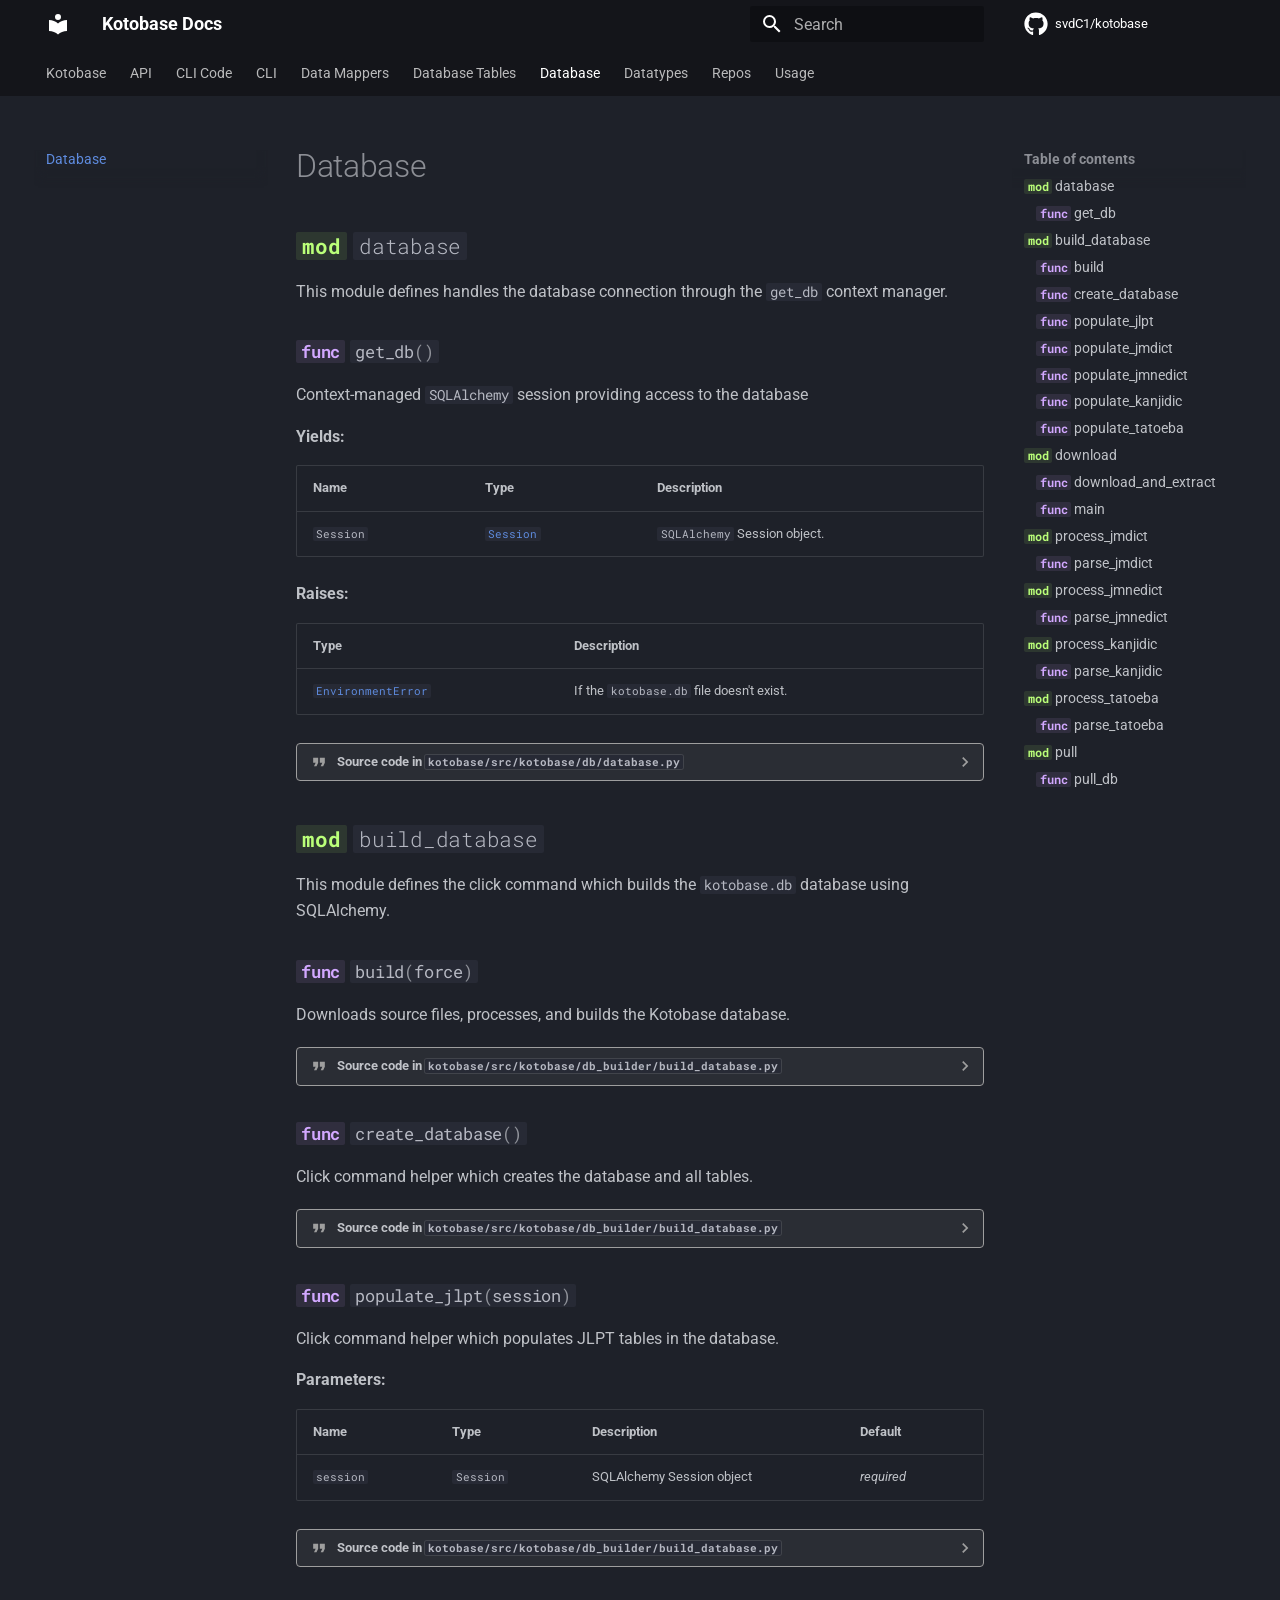
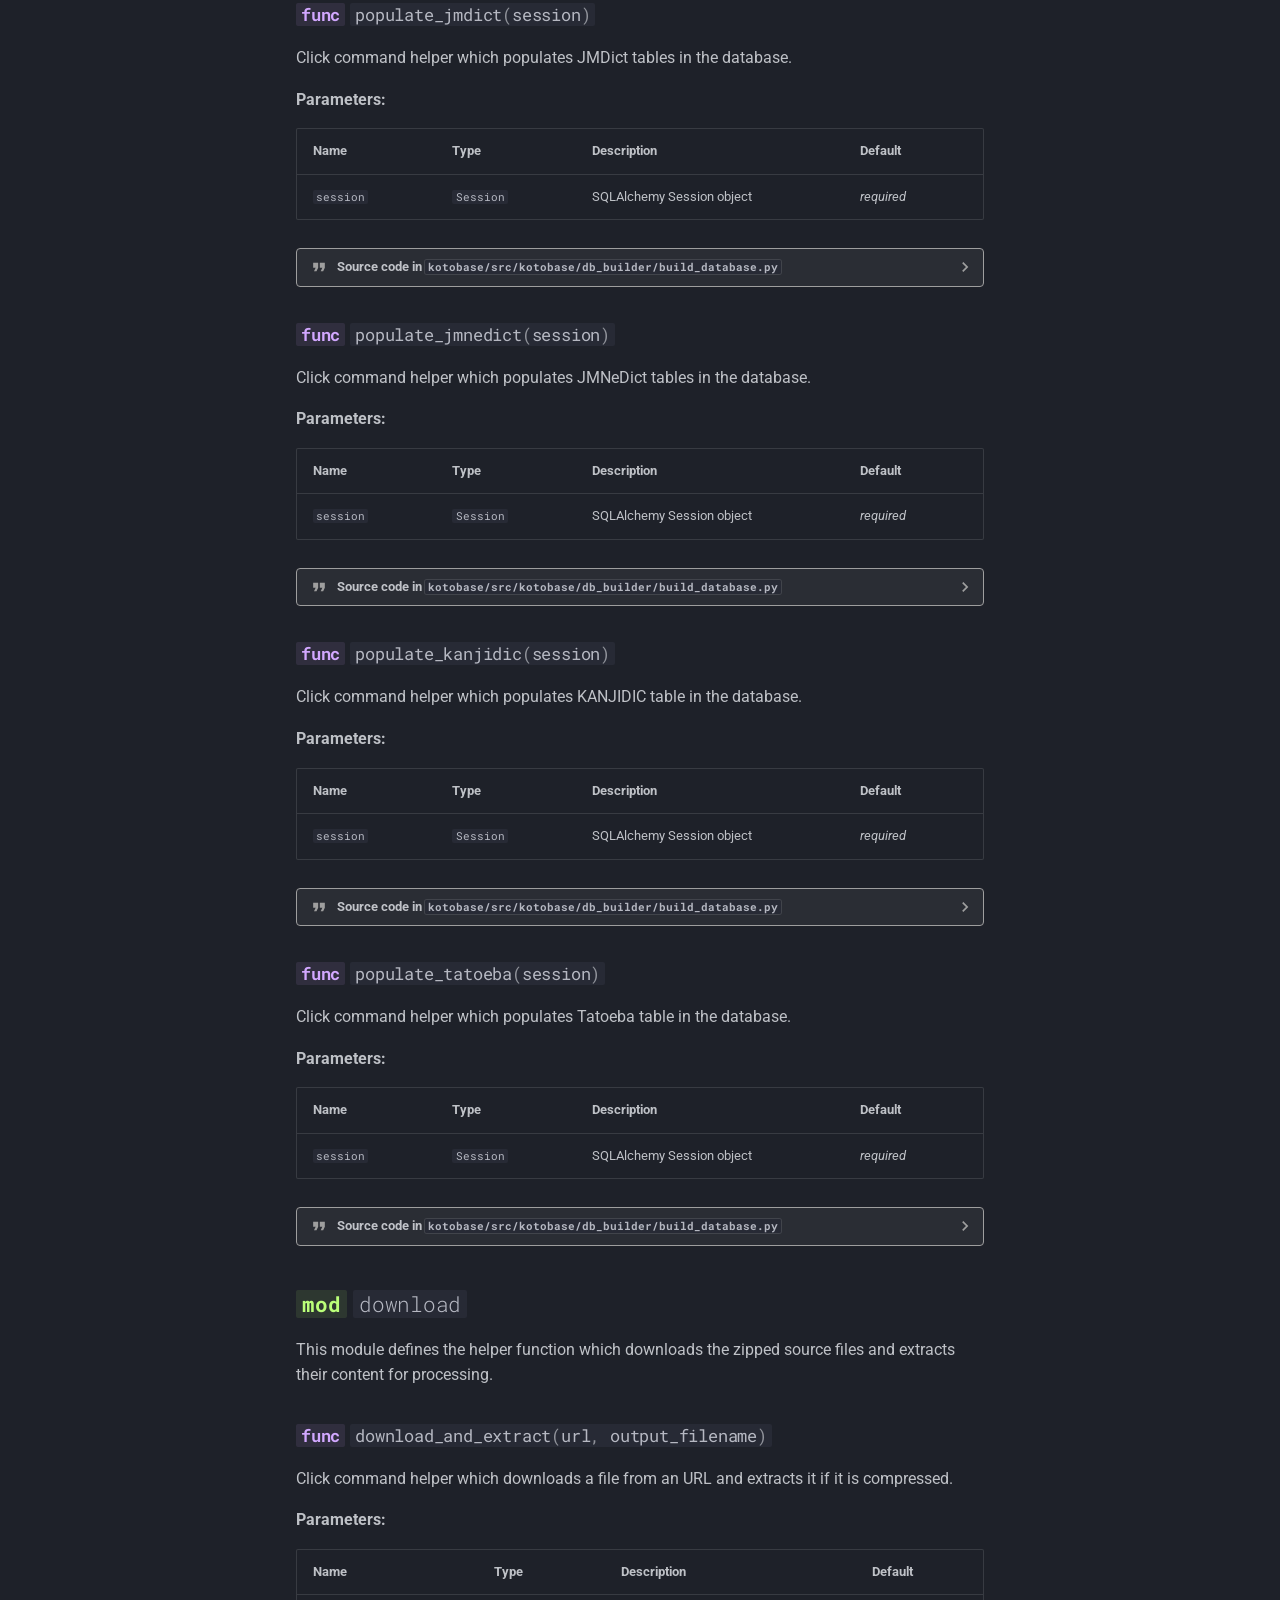
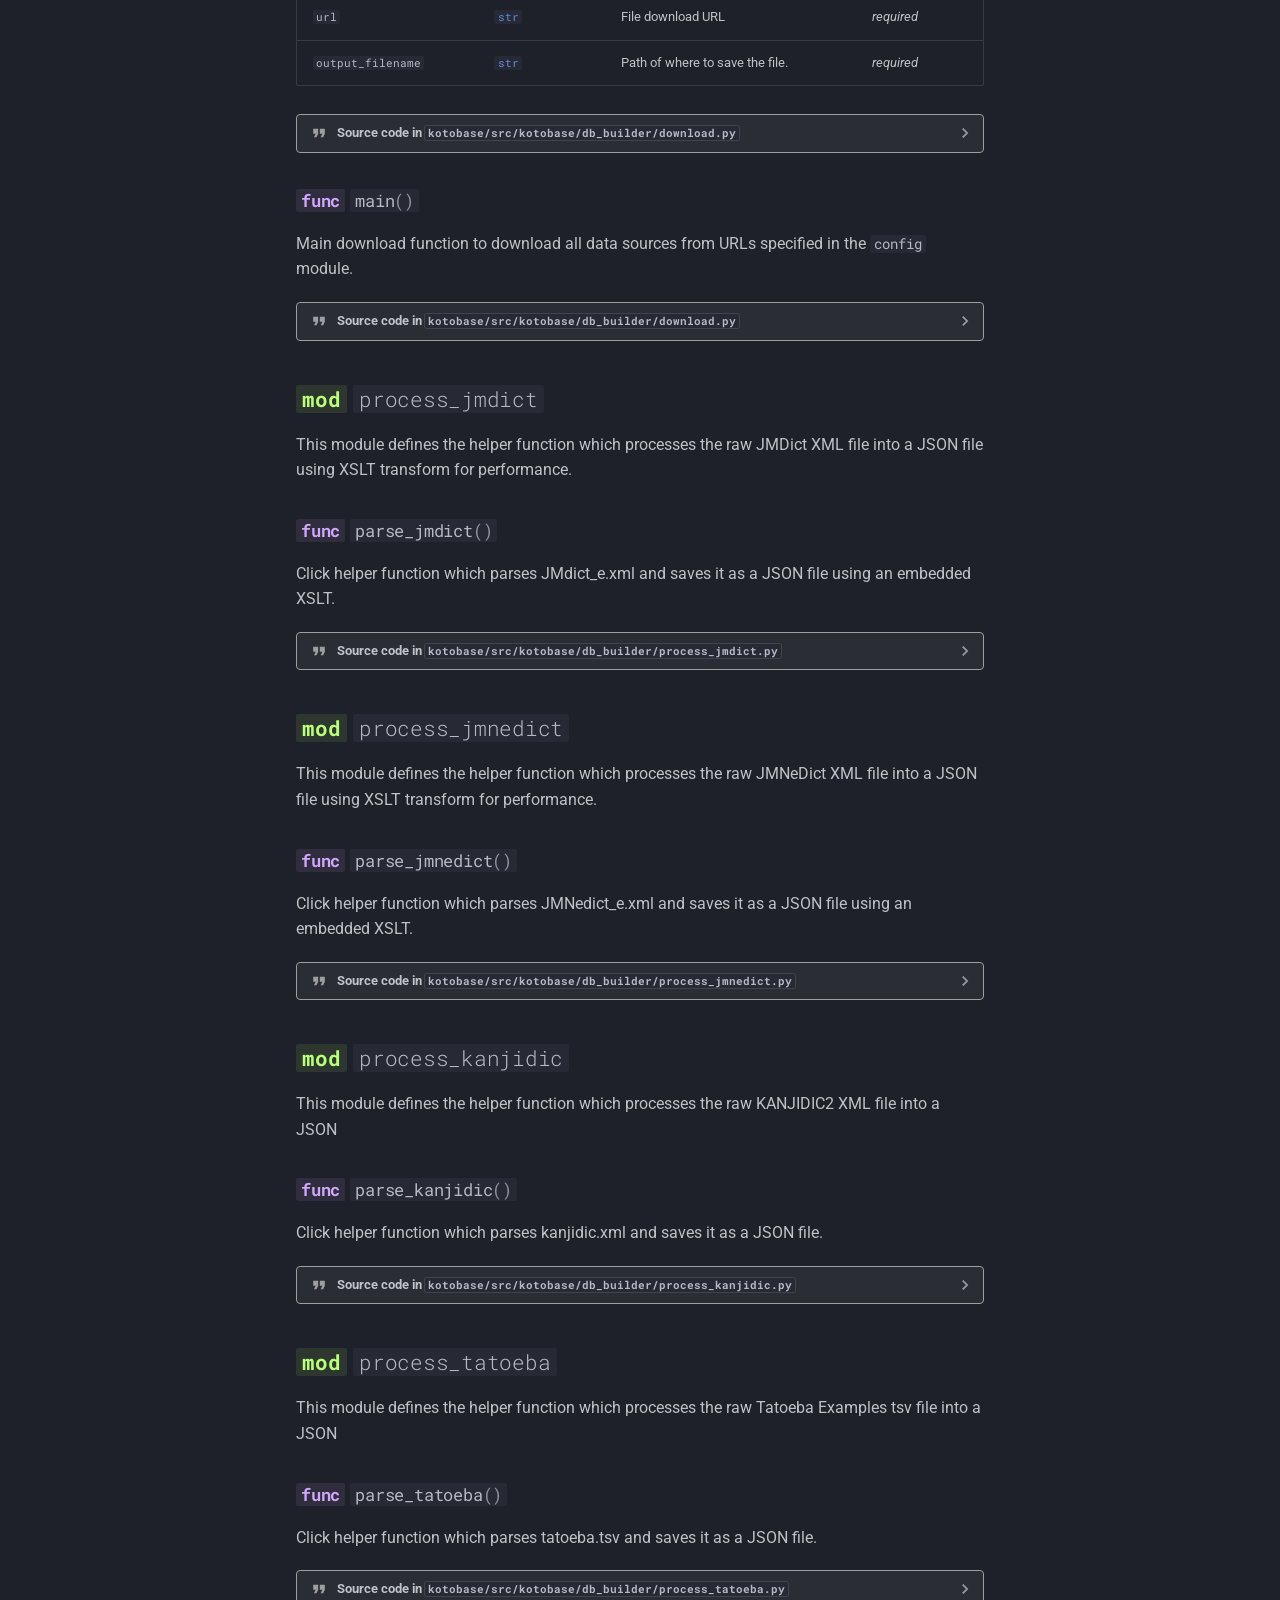
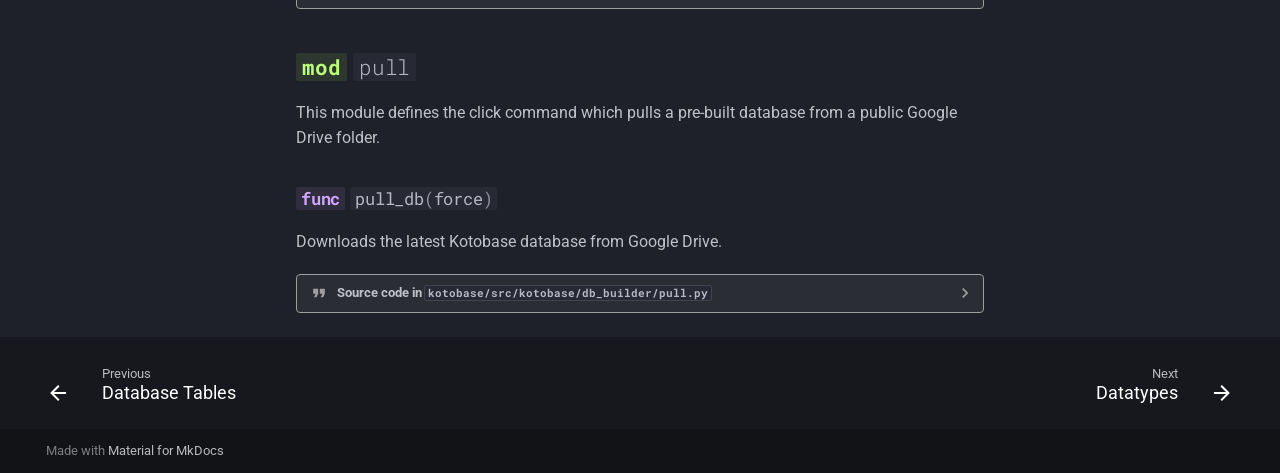
<file: database/index.html>
<!doctype html>
<html lang="en" class="no-js">
  <head>
    
      <meta charset="utf-8">
      <meta name="viewport" content="width=device-width,initial-scale=1">
      
      
      
        <link rel="canonical" href="https://svdc1.github.io/kotobase/database/">
      
      
        <link rel="prev" href="../Database_Tables/">
      
      
        <link rel="next" href="../datatypes/">
      
      
      <link rel="icon" href="../assets/images/favicon.png">
      <meta name="generator" content="mkdocs-1.6.1, mkdocs-material-9.6.14">
    
    
      
        <title>Database - Kotobase Docs</title>
      
    
    
      <link rel="stylesheet" href="../assets/stylesheets/main.342714a4.min.css">
      
        
        <link rel="stylesheet" href="../assets/stylesheets/palette.06af60db.min.css">
      
      


    
    
      
    
    
      
        
        
        <link rel="preconnect" href="https://fonts.gstatic.com" crossorigin>
        <link rel="stylesheet" href="https://fonts.googleapis.com/css?family=Roboto:300,300i,400,400i,700,700i%7CRoboto+Mono:400,400i,700,700i&display=fallback">
        <style>:root{--md-text-font:"Roboto";--md-code-font:"Roboto Mono"}</style>
      
    
    
      <link rel="stylesheet" href="../assets/_mkdocstrings.css">
    
    <script>__md_scope=new URL("..",location),__md_hash=e=>[...e].reduce(((e,_)=>(e<<5)-e+_.charCodeAt(0)),0),__md_get=(e,_=localStorage,t=__md_scope)=>JSON.parse(_.getItem(t.pathname+"."+e)),__md_set=(e,_,t=localStorage,a=__md_scope)=>{try{t.setItem(a.pathname+"."+e,JSON.stringify(_))}catch(e){}}</script>
    
      

    
    
    
  </head>
  
  
    
    
      
    
    
    
    
    <body dir="ltr" data-md-color-scheme="slate" data-md-color-primary="black" data-md-color-accent="deep-purple">
  
    
    <input class="md-toggle" data-md-toggle="drawer" type="checkbox" id="__drawer" autocomplete="off">
    <input class="md-toggle" data-md-toggle="search" type="checkbox" id="__search" autocomplete="off">
    <label class="md-overlay" for="__drawer"></label>
    <div data-md-component="skip">
      
        
        <a href="#kotobase.db.database" class="md-skip">
          Skip to content
        </a>
      
    </div>
    <div data-md-component="announce">
      
    </div>
    
    
      

<header class="md-header" data-md-component="header">
  <nav class="md-header__inner md-grid" aria-label="Header">
    <a href=".." title="Kotobase Docs" class="md-header__button md-logo" aria-label="Kotobase Docs" data-md-component="logo">
      
  
  <svg xmlns="http://www.w3.org/2000/svg" viewBox="0 0 24 24"><path d="M12 8a3 3 0 0 0 3-3 3 3 0 0 0-3-3 3 3 0 0 0-3 3 3 3 0 0 0 3 3m0 3.54C9.64 9.35 6.5 8 3 8v11c3.5 0 6.64 1.35 9 3.54 2.36-2.19 5.5-3.54 9-3.54V8c-3.5 0-6.64 1.35-9 3.54"/></svg>

    </a>
    <label class="md-header__button md-icon" for="__drawer">
      
      <svg xmlns="http://www.w3.org/2000/svg" viewBox="0 0 24 24"><path d="M3 6h18v2H3zm0 5h18v2H3zm0 5h18v2H3z"/></svg>
    </label>
    <div class="md-header__title" data-md-component="header-title">
      <div class="md-header__ellipsis">
        <div class="md-header__topic">
          <span class="md-ellipsis">
            Kotobase Docs
          </span>
        </div>
        <div class="md-header__topic" data-md-component="header-topic">
          <span class="md-ellipsis">
            
              Database
            
          </span>
        </div>
      </div>
    </div>
    
      
        <form class="md-header__option" data-md-component="palette">
  
    
    
    
    <input class="md-option" data-md-color-media="" data-md-color-scheme="slate" data-md-color-primary="black" data-md-color-accent="deep-purple"  aria-hidden="true"  type="radio" name="__palette" id="__palette_0">
    
  
</form>
      
    
    
      <script>var palette=__md_get("__palette");if(palette&&palette.color){if("(prefers-color-scheme)"===palette.color.media){var media=matchMedia("(prefers-color-scheme: light)"),input=document.querySelector(media.matches?"[data-md-color-media='(prefers-color-scheme: light)']":"[data-md-color-media='(prefers-color-scheme: dark)']");palette.color.media=input.getAttribute("data-md-color-media"),palette.color.scheme=input.getAttribute("data-md-color-scheme"),palette.color.primary=input.getAttribute("data-md-color-primary"),palette.color.accent=input.getAttribute("data-md-color-accent")}for(var[key,value]of Object.entries(palette.color))document.body.setAttribute("data-md-color-"+key,value)}</script>
    
    
    
      
      
        <label class="md-header__button md-icon" for="__search">
          
          <svg xmlns="http://www.w3.org/2000/svg" viewBox="0 0 24 24"><path d="M9.5 3A6.5 6.5 0 0 1 16 9.5c0 1.61-.59 3.09-1.56 4.23l.27.27h.79l5 5-1.5 1.5-5-5v-.79l-.27-.27A6.52 6.52 0 0 1 9.5 16 6.5 6.5 0 0 1 3 9.5 6.5 6.5 0 0 1 9.5 3m0 2C7 5 5 7 5 9.5S7 14 9.5 14 14 12 14 9.5 12 5 9.5 5"/></svg>
        </label>
        <div class="md-search" data-md-component="search" role="dialog">
  <label class="md-search__overlay" for="__search"></label>
  <div class="md-search__inner" role="search">
    <form class="md-search__form" name="search">
      <input type="text" class="md-search__input" name="query" aria-label="Search" placeholder="Search" autocapitalize="off" autocorrect="off" autocomplete="off" spellcheck="false" data-md-component="search-query" required>
      <label class="md-search__icon md-icon" for="__search">
        
        <svg xmlns="http://www.w3.org/2000/svg" viewBox="0 0 24 24"><path d="M9.5 3A6.5 6.5 0 0 1 16 9.5c0 1.61-.59 3.09-1.56 4.23l.27.27h.79l5 5-1.5 1.5-5-5v-.79l-.27-.27A6.52 6.52 0 0 1 9.5 16 6.5 6.5 0 0 1 3 9.5 6.5 6.5 0 0 1 9.5 3m0 2C7 5 5 7 5 9.5S7 14 9.5 14 14 12 14 9.5 12 5 9.5 5"/></svg>
        
        <svg xmlns="http://www.w3.org/2000/svg" viewBox="0 0 24 24"><path d="M20 11v2H8l5.5 5.5-1.42 1.42L4.16 12l7.92-7.92L13.5 5.5 8 11z"/></svg>
      </label>
      <nav class="md-search__options" aria-label="Search">
        
        <button type="reset" class="md-search__icon md-icon" title="Clear" aria-label="Clear" tabindex="-1">
          
          <svg xmlns="http://www.w3.org/2000/svg" viewBox="0 0 24 24"><path d="M19 6.41 17.59 5 12 10.59 6.41 5 5 6.41 10.59 12 5 17.59 6.41 19 12 13.41 17.59 19 19 17.59 13.41 12z"/></svg>
        </button>
      </nav>
      
        <div class="md-search__suggest" data-md-component="search-suggest"></div>
      
    </form>
    <div class="md-search__output">
      <div class="md-search__scrollwrap" tabindex="0" data-md-scrollfix>
        <div class="md-search-result" data-md-component="search-result">
          <div class="md-search-result__meta">
            Initializing search
          </div>
          <ol class="md-search-result__list" role="presentation"></ol>
        </div>
      </div>
    </div>
  </div>
</div>
      
    
    
      <div class="md-header__source">
        <a href="https://github.com/svdC1/kotobase" title="Go to repository" class="md-source" data-md-component="source">
  <div class="md-source__icon md-icon">
    
    <svg xmlns="http://www.w3.org/2000/svg" viewBox="0 0 496 512"><!--! Font Awesome Free 6.7.2 by @fontawesome - https://fontawesome.com License - https://fontawesome.com/license/free (Icons: CC BY 4.0, Fonts: SIL OFL 1.1, Code: MIT License) Copyright 2024 Fonticons, Inc.--><path d="M165.9 397.4c0 2-2.3 3.6-5.2 3.6-3.3.3-5.6-1.3-5.6-3.6 0-2 2.3-3.6 5.2-3.6 3-.3 5.6 1.3 5.6 3.6m-31.1-4.5c-.7 2 1.3 4.3 4.3 4.9 2.6 1 5.6 0 6.2-2s-1.3-4.3-4.3-5.2c-2.6-.7-5.5.3-6.2 2.3m44.2-1.7c-2.9.7-4.9 2.6-4.6 4.9.3 2 2.9 3.3 5.9 2.6 2.9-.7 4.9-2.6 4.6-4.6-.3-1.9-3-3.2-5.9-2.9M244.8 8C106.1 8 0 113.3 0 252c0 110.9 69.8 205.8 169.5 239.2 12.8 2.3 17.3-5.6 17.3-12.1 0-6.2-.3-40.4-.3-61.4 0 0-70 15-84.7-29.8 0 0-11.4-29.1-27.8-36.6 0 0-22.9-15.7 1.6-15.4 0 0 24.9 2 38.6 25.8 21.9 38.6 58.6 27.5 72.9 20.9 2.3-16 8.8-27.1 16-33.7-55.9-6.2-112.3-14.3-112.3-110.5 0-27.5 7.6-41.3 23.6-58.9-2.6-6.5-11.1-33.3 2.6-67.9 20.9-6.5 69 27 69 27 20-5.6 41.5-8.5 62.8-8.5s42.8 2.9 62.8 8.5c0 0 48.1-33.6 69-27 13.7 34.7 5.2 61.4 2.6 67.9 16 17.7 25.8 31.5 25.8 58.9 0 96.5-58.9 104.2-114.8 110.5 9.2 7.9 17 22.9 17 46.4 0 33.7-.3 75.4-.3 83.6 0 6.5 4.6 14.4 17.3 12.1C428.2 457.8 496 362.9 496 252 496 113.3 383.5 8 244.8 8M97.2 352.9c-1.3 1-1 3.3.7 5.2 1.6 1.6 3.9 2.3 5.2 1 1.3-1 1-3.3-.7-5.2-1.6-1.6-3.9-2.3-5.2-1m-10.8-8.1c-.7 1.3.3 2.9 2.3 3.9 1.6 1 3.6.7 4.3-.7.7-1.3-.3-2.9-2.3-3.9-2-.6-3.6-.3-4.3.7m32.4 35.6c-1.6 1.3-1 4.3 1.3 6.2 2.3 2.3 5.2 2.6 6.5 1 1.3-1.3.7-4.3-1.3-6.2-2.2-2.3-5.2-2.6-6.5-1m-11.4-14.7c-1.6 1-1.6 3.6 0 5.9s4.3 3.3 5.6 2.3c1.6-1.3 1.6-3.9 0-6.2-1.4-2.3-4-3.3-5.6-2"/></svg>
  </div>
  <div class="md-source__repository">
    svdC1/kotobase
  </div>
</a>
      </div>
    
  </nav>
  
</header>
    
    <div class="md-container" data-md-component="container">
      
      
        
          
            
<nav class="md-tabs" aria-label="Tabs" data-md-component="tabs">
  <div class="md-grid">
    <ul class="md-tabs__list">
      
        
  
  
  
  
    <li class="md-tabs__item">
      <a href=".." class="md-tabs__link">
        
  
  
    
  
  Kotobase

      </a>
    </li>
  

      
        
  
  
  
  
    <li class="md-tabs__item">
      <a href="../API/" class="md-tabs__link">
        
  
  
    
  
  API

      </a>
    </li>
  

      
        
  
  
  
  
    <li class="md-tabs__item">
      <a href="../CLI%20_Code/" class="md-tabs__link">
        
  
  
    
  
  CLI  Code

      </a>
    </li>
  

      
        
  
  
  
  
    <li class="md-tabs__item">
      <a href="../CLI/" class="md-tabs__link">
        
  
  
    
  
  CLI

      </a>
    </li>
  

      
        
  
  
  
  
    <li class="md-tabs__item">
      <a href="../Data_Mappers/" class="md-tabs__link">
        
  
  
    
  
  Data Mappers

      </a>
    </li>
  

      
        
  
  
  
  
    <li class="md-tabs__item">
      <a href="../Database_Tables/" class="md-tabs__link">
        
  
  
    
  
  Database Tables

      </a>
    </li>
  

      
        
  
  
  
    
  
  
    <li class="md-tabs__item md-tabs__item--active">
      <a href="./" class="md-tabs__link">
        
  
  
    
  
  Database

      </a>
    </li>
  

      
        
  
  
  
  
    <li class="md-tabs__item">
      <a href="../datatypes/" class="md-tabs__link">
        
  
  
    
  
  Datatypes

      </a>
    </li>
  

      
        
  
  
  
  
    <li class="md-tabs__item">
      <a href="../repos/" class="md-tabs__link">
        
  
  
    
  
  Repos

      </a>
    </li>
  

      
        
  
  
  
  
    <li class="md-tabs__item">
      <a href="../usage/" class="md-tabs__link">
        
  
  
    
  
  Usage

      </a>
    </li>
  

      
    </ul>
  </div>
</nav>
          
        
      
      <main class="md-main" data-md-component="main">
        <div class="md-main__inner md-grid">
          
            
              
              <div class="md-sidebar md-sidebar--primary" data-md-component="sidebar" data-md-type="navigation" >
                <div class="md-sidebar__scrollwrap">
                  <div class="md-sidebar__inner">
                    


  


<nav class="md-nav md-nav--primary md-nav--lifted" aria-label="Navigation" data-md-level="0">
  <label class="md-nav__title" for="__drawer">
    <a href=".." title="Kotobase Docs" class="md-nav__button md-logo" aria-label="Kotobase Docs" data-md-component="logo">
      
  
  <svg xmlns="http://www.w3.org/2000/svg" viewBox="0 0 24 24"><path d="M12 8a3 3 0 0 0 3-3 3 3 0 0 0-3-3 3 3 0 0 0-3 3 3 3 0 0 0 3 3m0 3.54C9.64 9.35 6.5 8 3 8v11c3.5 0 6.64 1.35 9 3.54 2.36-2.19 5.5-3.54 9-3.54V8c-3.5 0-6.64 1.35-9 3.54"/></svg>

    </a>
    Kotobase Docs
  </label>
  
    <div class="md-nav__source">
      <a href="https://github.com/svdC1/kotobase" title="Go to repository" class="md-source" data-md-component="source">
  <div class="md-source__icon md-icon">
    
    <svg xmlns="http://www.w3.org/2000/svg" viewBox="0 0 496 512"><!--! Font Awesome Free 6.7.2 by @fontawesome - https://fontawesome.com License - https://fontawesome.com/license/free (Icons: CC BY 4.0, Fonts: SIL OFL 1.1, Code: MIT License) Copyright 2024 Fonticons, Inc.--><path d="M165.9 397.4c0 2-2.3 3.6-5.2 3.6-3.3.3-5.6-1.3-5.6-3.6 0-2 2.3-3.6 5.2-3.6 3-.3 5.6 1.3 5.6 3.6m-31.1-4.5c-.7 2 1.3 4.3 4.3 4.9 2.6 1 5.6 0 6.2-2s-1.3-4.3-4.3-5.2c-2.6-.7-5.5.3-6.2 2.3m44.2-1.7c-2.9.7-4.9 2.6-4.6 4.9.3 2 2.9 3.3 5.9 2.6 2.9-.7 4.9-2.6 4.6-4.6-.3-1.9-3-3.2-5.9-2.9M244.8 8C106.1 8 0 113.3 0 252c0 110.9 69.8 205.8 169.5 239.2 12.8 2.3 17.3-5.6 17.3-12.1 0-6.2-.3-40.4-.3-61.4 0 0-70 15-84.7-29.8 0 0-11.4-29.1-27.8-36.6 0 0-22.9-15.7 1.6-15.4 0 0 24.9 2 38.6 25.8 21.9 38.6 58.6 27.5 72.9 20.9 2.3-16 8.8-27.1 16-33.7-55.9-6.2-112.3-14.3-112.3-110.5 0-27.5 7.6-41.3 23.6-58.9-2.6-6.5-11.1-33.3 2.6-67.9 20.9-6.5 69 27 69 27 20-5.6 41.5-8.5 62.8-8.5s42.8 2.9 62.8 8.5c0 0 48.1-33.6 69-27 13.7 34.7 5.2 61.4 2.6 67.9 16 17.7 25.8 31.5 25.8 58.9 0 96.5-58.9 104.2-114.8 110.5 9.2 7.9 17 22.9 17 46.4 0 33.7-.3 75.4-.3 83.6 0 6.5 4.6 14.4 17.3 12.1C428.2 457.8 496 362.9 496 252 496 113.3 383.5 8 244.8 8M97.2 352.9c-1.3 1-1 3.3.7 5.2 1.6 1.6 3.9 2.3 5.2 1 1.3-1 1-3.3-.7-5.2-1.6-1.6-3.9-2.3-5.2-1m-10.8-8.1c-.7 1.3.3 2.9 2.3 3.9 1.6 1 3.6.7 4.3-.7.7-1.3-.3-2.9-2.3-3.9-2-.6-3.6-.3-4.3.7m32.4 35.6c-1.6 1.3-1 4.3 1.3 6.2 2.3 2.3 5.2 2.6 6.5 1 1.3-1.3.7-4.3-1.3-6.2-2.2-2.3-5.2-2.6-6.5-1m-11.4-14.7c-1.6 1-1.6 3.6 0 5.9s4.3 3.3 5.6 2.3c1.6-1.3 1.6-3.9 0-6.2-1.4-2.3-4-3.3-5.6-2"/></svg>
  </div>
  <div class="md-source__repository">
    svdC1/kotobase
  </div>
</a>
    </div>
  
  <ul class="md-nav__list" data-md-scrollfix>
    
      
      
  
  
  
  
    <li class="md-nav__item">
      <a href=".." class="md-nav__link">
        
  
  
  <span class="md-ellipsis">
    Kotobase
    
  </span>
  

      </a>
    </li>
  

    
      
      
  
  
  
  
    <li class="md-nav__item">
      <a href="../API/" class="md-nav__link">
        
  
  
  <span class="md-ellipsis">
    API
    
  </span>
  

      </a>
    </li>
  

    
      
      
  
  
  
  
    <li class="md-nav__item">
      <a href="../CLI%20_Code/" class="md-nav__link">
        
  
  
  <span class="md-ellipsis">
    CLI  Code
    
  </span>
  

      </a>
    </li>
  

    
      
      
  
  
  
  
    <li class="md-nav__item">
      <a href="../CLI/" class="md-nav__link">
        
  
  
  <span class="md-ellipsis">
    CLI
    
  </span>
  

      </a>
    </li>
  

    
      
      
  
  
  
  
    <li class="md-nav__item">
      <a href="../Data_Mappers/" class="md-nav__link">
        
  
  
  <span class="md-ellipsis">
    Data Mappers
    
  </span>
  

      </a>
    </li>
  

    
      
      
  
  
  
  
    <li class="md-nav__item">
      <a href="../Database_Tables/" class="md-nav__link">
        
  
  
  <span class="md-ellipsis">
    Database Tables
    
  </span>
  

      </a>
    </li>
  

    
      
      
  
  
    
  
  
  
    <li class="md-nav__item md-nav__item--active">
      
      <input class="md-nav__toggle md-toggle" type="checkbox" id="__toc">
      
      
      
        <label class="md-nav__link md-nav__link--active" for="__toc">
          
  
  
  <span class="md-ellipsis">
    Database
    
  </span>
  

          <span class="md-nav__icon md-icon"></span>
        </label>
      
      <a href="./" class="md-nav__link md-nav__link--active">
        
  
  
  <span class="md-ellipsis">
    Database
    
  </span>
  

      </a>
      
        

<nav class="md-nav md-nav--secondary" aria-label="Table of contents">
  
  
  
  
    <label class="md-nav__title" for="__toc">
      <span class="md-nav__icon md-icon"></span>
      Table of contents
    </label>
    <ul class="md-nav__list" data-md-component="toc" data-md-scrollfix>
      
        <li class="md-nav__item">
  <a href="#kotobase.db.database" class="md-nav__link">
    <span class="md-ellipsis">
      <code class="doc-symbol doc-symbol-toc doc-symbol-module"></code>&nbsp;database
    </span>
  </a>
  
    <nav class="md-nav" aria-label=" database">
      <ul class="md-nav__list">
        
          <li class="md-nav__item">
  <a href="#kotobase.db.database.get_db" class="md-nav__link">
    <span class="md-ellipsis">
      <code class="doc-symbol doc-symbol-toc doc-symbol-function"></code>&nbsp;get_db
    </span>
  </a>
  
</li>
        
      </ul>
    </nav>
  
</li>
      
        <li class="md-nav__item">
  <a href="#kotobase.db_builder.build_database" class="md-nav__link">
    <span class="md-ellipsis">
      <code class="doc-symbol doc-symbol-toc doc-symbol-module"></code>&nbsp;build_database
    </span>
  </a>
  
    <nav class="md-nav" aria-label=" build_database">
      <ul class="md-nav__list">
        
          <li class="md-nav__item">
  <a href="#kotobase.db_builder.build_database.build" class="md-nav__link">
    <span class="md-ellipsis">
      <code class="doc-symbol doc-symbol-toc doc-symbol-function"></code>&nbsp;build
    </span>
  </a>
  
</li>
        
          <li class="md-nav__item">
  <a href="#kotobase.db_builder.build_database.create_database" class="md-nav__link">
    <span class="md-ellipsis">
      <code class="doc-symbol doc-symbol-toc doc-symbol-function"></code>&nbsp;create_database
    </span>
  </a>
  
</li>
        
          <li class="md-nav__item">
  <a href="#kotobase.db_builder.build_database.populate_jlpt" class="md-nav__link">
    <span class="md-ellipsis">
      <code class="doc-symbol doc-symbol-toc doc-symbol-function"></code>&nbsp;populate_jlpt
    </span>
  </a>
  
</li>
        
          <li class="md-nav__item">
  <a href="#kotobase.db_builder.build_database.populate_jmdict" class="md-nav__link">
    <span class="md-ellipsis">
      <code class="doc-symbol doc-symbol-toc doc-symbol-function"></code>&nbsp;populate_jmdict
    </span>
  </a>
  
</li>
        
          <li class="md-nav__item">
  <a href="#kotobase.db_builder.build_database.populate_jmnedict" class="md-nav__link">
    <span class="md-ellipsis">
      <code class="doc-symbol doc-symbol-toc doc-symbol-function"></code>&nbsp;populate_jmnedict
    </span>
  </a>
  
</li>
        
          <li class="md-nav__item">
  <a href="#kotobase.db_builder.build_database.populate_kanjidic" class="md-nav__link">
    <span class="md-ellipsis">
      <code class="doc-symbol doc-symbol-toc doc-symbol-function"></code>&nbsp;populate_kanjidic
    </span>
  </a>
  
</li>
        
          <li class="md-nav__item">
  <a href="#kotobase.db_builder.build_database.populate_tatoeba" class="md-nav__link">
    <span class="md-ellipsis">
      <code class="doc-symbol doc-symbol-toc doc-symbol-function"></code>&nbsp;populate_tatoeba
    </span>
  </a>
  
</li>
        
      </ul>
    </nav>
  
</li>
      
        <li class="md-nav__item">
  <a href="#kotobase.db_builder.download" class="md-nav__link">
    <span class="md-ellipsis">
      <code class="doc-symbol doc-symbol-toc doc-symbol-module"></code>&nbsp;download
    </span>
  </a>
  
    <nav class="md-nav" aria-label=" download">
      <ul class="md-nav__list">
        
          <li class="md-nav__item">
  <a href="#kotobase.db_builder.download.download_and_extract" class="md-nav__link">
    <span class="md-ellipsis">
      <code class="doc-symbol doc-symbol-toc doc-symbol-function"></code>&nbsp;download_and_extract
    </span>
  </a>
  
</li>
        
          <li class="md-nav__item">
  <a href="#kotobase.db_builder.download.main" class="md-nav__link">
    <span class="md-ellipsis">
      <code class="doc-symbol doc-symbol-toc doc-symbol-function"></code>&nbsp;main
    </span>
  </a>
  
</li>
        
      </ul>
    </nav>
  
</li>
      
        <li class="md-nav__item">
  <a href="#kotobase.db_builder.process_jmdict" class="md-nav__link">
    <span class="md-ellipsis">
      <code class="doc-symbol doc-symbol-toc doc-symbol-module"></code>&nbsp;process_jmdict
    </span>
  </a>
  
    <nav class="md-nav" aria-label=" process_jmdict">
      <ul class="md-nav__list">
        
          <li class="md-nav__item">
  <a href="#kotobase.db_builder.process_jmdict.parse_jmdict" class="md-nav__link">
    <span class="md-ellipsis">
      <code class="doc-symbol doc-symbol-toc doc-symbol-function"></code>&nbsp;parse_jmdict
    </span>
  </a>
  
</li>
        
      </ul>
    </nav>
  
</li>
      
        <li class="md-nav__item">
  <a href="#kotobase.db_builder.process_jmnedict" class="md-nav__link">
    <span class="md-ellipsis">
      <code class="doc-symbol doc-symbol-toc doc-symbol-module"></code>&nbsp;process_jmnedict
    </span>
  </a>
  
    <nav class="md-nav" aria-label=" process_jmnedict">
      <ul class="md-nav__list">
        
          <li class="md-nav__item">
  <a href="#kotobase.db_builder.process_jmnedict.parse_jmnedict" class="md-nav__link">
    <span class="md-ellipsis">
      <code class="doc-symbol doc-symbol-toc doc-symbol-function"></code>&nbsp;parse_jmnedict
    </span>
  </a>
  
</li>
        
      </ul>
    </nav>
  
</li>
      
        <li class="md-nav__item">
  <a href="#kotobase.db_builder.process_kanjidic" class="md-nav__link">
    <span class="md-ellipsis">
      <code class="doc-symbol doc-symbol-toc doc-symbol-module"></code>&nbsp;process_kanjidic
    </span>
  </a>
  
    <nav class="md-nav" aria-label=" process_kanjidic">
      <ul class="md-nav__list">
        
          <li class="md-nav__item">
  <a href="#kotobase.db_builder.process_kanjidic.parse_kanjidic" class="md-nav__link">
    <span class="md-ellipsis">
      <code class="doc-symbol doc-symbol-toc doc-symbol-function"></code>&nbsp;parse_kanjidic
    </span>
  </a>
  
</li>
        
      </ul>
    </nav>
  
</li>
      
        <li class="md-nav__item">
  <a href="#kotobase.db_builder.process_tatoeba" class="md-nav__link">
    <span class="md-ellipsis">
      <code class="doc-symbol doc-symbol-toc doc-symbol-module"></code>&nbsp;process_tatoeba
    </span>
  </a>
  
    <nav class="md-nav" aria-label=" process_tatoeba">
      <ul class="md-nav__list">
        
          <li class="md-nav__item">
  <a href="#kotobase.db_builder.process_tatoeba.parse_tatoeba" class="md-nav__link">
    <span class="md-ellipsis">
      <code class="doc-symbol doc-symbol-toc doc-symbol-function"></code>&nbsp;parse_tatoeba
    </span>
  </a>
  
</li>
        
      </ul>
    </nav>
  
</li>
      
        <li class="md-nav__item">
  <a href="#kotobase.db_builder.pull" class="md-nav__link">
    <span class="md-ellipsis">
      <code class="doc-symbol doc-symbol-toc doc-symbol-module"></code>&nbsp;pull
    </span>
  </a>
  
    <nav class="md-nav" aria-label=" pull">
      <ul class="md-nav__list">
        
          <li class="md-nav__item">
  <a href="#kotobase.db_builder.pull.pull_db" class="md-nav__link">
    <span class="md-ellipsis">
      <code class="doc-symbol doc-symbol-toc doc-symbol-function"></code>&nbsp;pull_db
    </span>
  </a>
  
</li>
        
      </ul>
    </nav>
  
</li>
      
    </ul>
  
</nav>
      
    </li>
  

    
      
      
  
  
  
  
    <li class="md-nav__item">
      <a href="../datatypes/" class="md-nav__link">
        
  
  
  <span class="md-ellipsis">
    Datatypes
    
  </span>
  

      </a>
    </li>
  

    
      
      
  
  
  
  
    <li class="md-nav__item">
      <a href="../repos/" class="md-nav__link">
        
  
  
  <span class="md-ellipsis">
    Repos
    
  </span>
  

      </a>
    </li>
  

    
      
      
  
  
  
  
    <li class="md-nav__item">
      <a href="../usage/" class="md-nav__link">
        
  
  
  <span class="md-ellipsis">
    Usage
    
  </span>
  

      </a>
    </li>
  

    
  </ul>
</nav>
                  </div>
                </div>
              </div>
            
            
              
              <div class="md-sidebar md-sidebar--secondary" data-md-component="sidebar" data-md-type="toc" >
                <div class="md-sidebar__scrollwrap">
                  <div class="md-sidebar__inner">
                    

<nav class="md-nav md-nav--secondary" aria-label="Table of contents">
  
  
  
  
    <label class="md-nav__title" for="__toc">
      <span class="md-nav__icon md-icon"></span>
      Table of contents
    </label>
    <ul class="md-nav__list" data-md-component="toc" data-md-scrollfix>
      
        <li class="md-nav__item">
  <a href="#kotobase.db.database" class="md-nav__link">
    <span class="md-ellipsis">
      <code class="doc-symbol doc-symbol-toc doc-symbol-module"></code>&nbsp;database
    </span>
  </a>
  
    <nav class="md-nav" aria-label=" database">
      <ul class="md-nav__list">
        
          <li class="md-nav__item">
  <a href="#kotobase.db.database.get_db" class="md-nav__link">
    <span class="md-ellipsis">
      <code class="doc-symbol doc-symbol-toc doc-symbol-function"></code>&nbsp;get_db
    </span>
  </a>
  
</li>
        
      </ul>
    </nav>
  
</li>
      
        <li class="md-nav__item">
  <a href="#kotobase.db_builder.build_database" class="md-nav__link">
    <span class="md-ellipsis">
      <code class="doc-symbol doc-symbol-toc doc-symbol-module"></code>&nbsp;build_database
    </span>
  </a>
  
    <nav class="md-nav" aria-label=" build_database">
      <ul class="md-nav__list">
        
          <li class="md-nav__item">
  <a href="#kotobase.db_builder.build_database.build" class="md-nav__link">
    <span class="md-ellipsis">
      <code class="doc-symbol doc-symbol-toc doc-symbol-function"></code>&nbsp;build
    </span>
  </a>
  
</li>
        
          <li class="md-nav__item">
  <a href="#kotobase.db_builder.build_database.create_database" class="md-nav__link">
    <span class="md-ellipsis">
      <code class="doc-symbol doc-symbol-toc doc-symbol-function"></code>&nbsp;create_database
    </span>
  </a>
  
</li>
        
          <li class="md-nav__item">
  <a href="#kotobase.db_builder.build_database.populate_jlpt" class="md-nav__link">
    <span class="md-ellipsis">
      <code class="doc-symbol doc-symbol-toc doc-symbol-function"></code>&nbsp;populate_jlpt
    </span>
  </a>
  
</li>
        
          <li class="md-nav__item">
  <a href="#kotobase.db_builder.build_database.populate_jmdict" class="md-nav__link">
    <span class="md-ellipsis">
      <code class="doc-symbol doc-symbol-toc doc-symbol-function"></code>&nbsp;populate_jmdict
    </span>
  </a>
  
</li>
        
          <li class="md-nav__item">
  <a href="#kotobase.db_builder.build_database.populate_jmnedict" class="md-nav__link">
    <span class="md-ellipsis">
      <code class="doc-symbol doc-symbol-toc doc-symbol-function"></code>&nbsp;populate_jmnedict
    </span>
  </a>
  
</li>
        
          <li class="md-nav__item">
  <a href="#kotobase.db_builder.build_database.populate_kanjidic" class="md-nav__link">
    <span class="md-ellipsis">
      <code class="doc-symbol doc-symbol-toc doc-symbol-function"></code>&nbsp;populate_kanjidic
    </span>
  </a>
  
</li>
        
          <li class="md-nav__item">
  <a href="#kotobase.db_builder.build_database.populate_tatoeba" class="md-nav__link">
    <span class="md-ellipsis">
      <code class="doc-symbol doc-symbol-toc doc-symbol-function"></code>&nbsp;populate_tatoeba
    </span>
  </a>
  
</li>
        
      </ul>
    </nav>
  
</li>
      
        <li class="md-nav__item">
  <a href="#kotobase.db_builder.download" class="md-nav__link">
    <span class="md-ellipsis">
      <code class="doc-symbol doc-symbol-toc doc-symbol-module"></code>&nbsp;download
    </span>
  </a>
  
    <nav class="md-nav" aria-label=" download">
      <ul class="md-nav__list">
        
          <li class="md-nav__item">
  <a href="#kotobase.db_builder.download.download_and_extract" class="md-nav__link">
    <span class="md-ellipsis">
      <code class="doc-symbol doc-symbol-toc doc-symbol-function"></code>&nbsp;download_and_extract
    </span>
  </a>
  
</li>
        
          <li class="md-nav__item">
  <a href="#kotobase.db_builder.download.main" class="md-nav__link">
    <span class="md-ellipsis">
      <code class="doc-symbol doc-symbol-toc doc-symbol-function"></code>&nbsp;main
    </span>
  </a>
  
</li>
        
      </ul>
    </nav>
  
</li>
      
        <li class="md-nav__item">
  <a href="#kotobase.db_builder.process_jmdict" class="md-nav__link">
    <span class="md-ellipsis">
      <code class="doc-symbol doc-symbol-toc doc-symbol-module"></code>&nbsp;process_jmdict
    </span>
  </a>
  
    <nav class="md-nav" aria-label=" process_jmdict">
      <ul class="md-nav__list">
        
          <li class="md-nav__item">
  <a href="#kotobase.db_builder.process_jmdict.parse_jmdict" class="md-nav__link">
    <span class="md-ellipsis">
      <code class="doc-symbol doc-symbol-toc doc-symbol-function"></code>&nbsp;parse_jmdict
    </span>
  </a>
  
</li>
        
      </ul>
    </nav>
  
</li>
      
        <li class="md-nav__item">
  <a href="#kotobase.db_builder.process_jmnedict" class="md-nav__link">
    <span class="md-ellipsis">
      <code class="doc-symbol doc-symbol-toc doc-symbol-module"></code>&nbsp;process_jmnedict
    </span>
  </a>
  
    <nav class="md-nav" aria-label=" process_jmnedict">
      <ul class="md-nav__list">
        
          <li class="md-nav__item">
  <a href="#kotobase.db_builder.process_jmnedict.parse_jmnedict" class="md-nav__link">
    <span class="md-ellipsis">
      <code class="doc-symbol doc-symbol-toc doc-symbol-function"></code>&nbsp;parse_jmnedict
    </span>
  </a>
  
</li>
        
      </ul>
    </nav>
  
</li>
      
        <li class="md-nav__item">
  <a href="#kotobase.db_builder.process_kanjidic" class="md-nav__link">
    <span class="md-ellipsis">
      <code class="doc-symbol doc-symbol-toc doc-symbol-module"></code>&nbsp;process_kanjidic
    </span>
  </a>
  
    <nav class="md-nav" aria-label=" process_kanjidic">
      <ul class="md-nav__list">
        
          <li class="md-nav__item">
  <a href="#kotobase.db_builder.process_kanjidic.parse_kanjidic" class="md-nav__link">
    <span class="md-ellipsis">
      <code class="doc-symbol doc-symbol-toc doc-symbol-function"></code>&nbsp;parse_kanjidic
    </span>
  </a>
  
</li>
        
      </ul>
    </nav>
  
</li>
      
        <li class="md-nav__item">
  <a href="#kotobase.db_builder.process_tatoeba" class="md-nav__link">
    <span class="md-ellipsis">
      <code class="doc-symbol doc-symbol-toc doc-symbol-module"></code>&nbsp;process_tatoeba
    </span>
  </a>
  
    <nav class="md-nav" aria-label=" process_tatoeba">
      <ul class="md-nav__list">
        
          <li class="md-nav__item">
  <a href="#kotobase.db_builder.process_tatoeba.parse_tatoeba" class="md-nav__link">
    <span class="md-ellipsis">
      <code class="doc-symbol doc-symbol-toc doc-symbol-function"></code>&nbsp;parse_tatoeba
    </span>
  </a>
  
</li>
        
      </ul>
    </nav>
  
</li>
      
        <li class="md-nav__item">
  <a href="#kotobase.db_builder.pull" class="md-nav__link">
    <span class="md-ellipsis">
      <code class="doc-symbol doc-symbol-toc doc-symbol-module"></code>&nbsp;pull
    </span>
  </a>
  
    <nav class="md-nav" aria-label=" pull">
      <ul class="md-nav__list">
        
          <li class="md-nav__item">
  <a href="#kotobase.db_builder.pull.pull_db" class="md-nav__link">
    <span class="md-ellipsis">
      <code class="doc-symbol doc-symbol-toc doc-symbol-function"></code>&nbsp;pull_db
    </span>
  </a>
  
</li>
        
      </ul>
    </nav>
  
</li>
      
    </ul>
  
</nav>
                  </div>
                </div>
              </div>
            
          
          
            <div class="md-content" data-md-component="content">
              <article class="md-content__inner md-typeset">
                
                  


  
  


  <h1>Database</h1>

<div class="doc doc-object doc-module">



<h2 id="kotobase.db.database" class="doc doc-heading">
<code class="doc-symbol doc-symbol-heading doc-symbol-module"></code>            <code>database</code>


<a href="#kotobase.db.database" class="headerlink" title="Permanent link">&para;</a></h2>

    <div class="doc doc-contents first">

        <p>This module defines handles the database connection through the
<code>get_db</code> context manager.</p>









  <div class="doc doc-children">









<div class="doc doc-object doc-function">


<h3 id="kotobase.db.database.get_db" class="doc doc-heading">
<code class="doc-symbol doc-symbol-heading doc-symbol-function"></code>            <code class="highlight language-python"><span class="n">get_db</span><span class="p">()</span></code>

<a href="#kotobase.db.database.get_db" class="headerlink" title="Permanent link">&para;</a></h3>


    <div class="doc doc-contents ">

        <p>Context-managed <code>SQLAlchemy</code> session providing access to the database</p>


    <p><span class="doc-section-title">Yields:</span></p>
    <table>
      <thead>
        <tr>
<th>Name</th>          <th>Type</th>
          <th>Description</th>
        </tr>
      </thead>
      <tbody>
          <tr class="doc-section-item">
<td><code>Session</code></td>            <td>
                  <code><a class="autorefs autorefs-external" title="sqlalchemy.orm.Session" href="https://docs.sqlalchemy.org/en/20/orm/session_api.html#sqlalchemy.orm.Session">Session</a></code>
            </td>
            <td>
              <div class="doc-md-description">
                <p><code>SQLAlchemy</code> Session object.</p>
              </div>
            </td>
          </tr>
      </tbody>
    </table>


<p><span class="doc-section-title">Raises:</span></p>
    <table>
      <thead>
        <tr>
          <th>Type</th>
          <th>Description</th>
        </tr>
      </thead>
      <tbody>
          <tr class="doc-section-item">
            <td>
                  <code><a class="autorefs autorefs-external" href="https://docs.python.org/3/library/exceptions.html#EnvironmentError">EnvironmentError</a></code>
            </td>
            <td>
              <div class="doc-md-description">
                <p>If the <code>kotobase.db</code> file doesn't exist.</p>
              </div>
            </td>
          </tr>
      </tbody>
    </table>


            <details class="quote">
              <summary>Source code in <code>kotobase/src/kotobase/db/database.py</code></summary>
              <div class="highlight"><table class="highlighttable"><tr><td class="linenos"><div class="linenodiv"><pre><span></span><span class="normal">41</span>
<span class="normal">42</span>
<span class="normal">43</span>
<span class="normal">44</span>
<span class="normal">45</span>
<span class="normal">46</span>
<span class="normal">47</span>
<span class="normal">48</span>
<span class="normal">49</span>
<span class="normal">50</span>
<span class="normal">51</span>
<span class="normal">52</span>
<span class="normal">53</span>
<span class="normal">54</span>
<span class="normal">55</span>
<span class="normal">56</span>
<span class="normal">57</span>
<span class="normal">58</span>
<span class="normal">59</span>
<span class="normal">60</span>
<span class="normal">61</span>
<span class="normal">62</span>
<span class="normal">63</span>
<span class="normal">64</span>
<span class="normal">65</span>
<span class="normal">66</span></pre></div></td><td class="code"><div><pre><span></span><code><span class="nd">@contextmanager</span>
<span class="k">def</span><span class="w"> </span><span class="nf">get_db</span><span class="p">():</span>
<span class="w">    </span><span class="sd">&quot;&quot;&quot;</span>
<span class="sd">    Context-managed `SQLAlchemy` session providing access to the database</span>

<span class="sd">    Yields:</span>
<span class="sd">      Session (Session): `SQLAlchemy` Session object.</span>

<span class="sd">    Raises:</span>
<span class="sd">      EnvironmentError: If the `kotobase.db` file doesn&#39;t exist.</span>
<span class="sd">    &quot;&quot;&quot;</span>
    <span class="k">if</span> <span class="ow">not</span> <span class="n">DATABASE_PATH</span><span class="o">.</span><span class="n">exists</span><span class="p">():</span>
        <span class="k">raise</span> <span class="ne">EnvironmentError</span><span class="p">(</span>
            <span class="s2">&quot;Couldn&#39;t find Database. Try running CLI build or pull command&quot;</span><span class="p">)</span>
    <span class="n">new</span> <span class="o">=</span> <span class="ow">not</span> <span class="nb">hasattr</span><span class="p">(</span><span class="n">_local</span><span class="p">,</span> <span class="s2">&quot;db&quot;</span><span class="p">)</span>
    <span class="k">if</span> <span class="n">new</span><span class="p">:</span>
        <span class="n">_local</span><span class="o">.</span><span class="n">db</span> <span class="o">=</span> <span class="n">Session</span><span class="p">(</span><span class="n">_engine</span><span class="p">(),</span>
                            <span class="n">expire_on_commit</span><span class="o">=</span><span class="kc">False</span><span class="p">,</span>
                            <span class="n">autoflush</span><span class="o">=</span><span class="kc">False</span><span class="p">)</span>

    <span class="k">try</span><span class="p">:</span>
        <span class="k">yield</span> <span class="n">_local</span><span class="o">.</span><span class="n">db</span>
    <span class="k">finally</span><span class="p">:</span>
        <span class="k">if</span> <span class="n">new</span><span class="p">:</span>
            <span class="n">_local</span><span class="o">.</span><span class="n">db</span><span class="o">.</span><span class="n">close</span><span class="p">()</span>
            <span class="k">del</span> <span class="n">_local</span><span class="o">.</span><span class="n">db</span>
</code></pre></div></td></tr></table></div>
            </details>
    </div>

</div>



  </div>

    </div>

</div>

<div class="doc doc-object doc-module">



<h2 id="kotobase.db_builder.build_database" class="doc doc-heading">
<code class="doc-symbol doc-symbol-heading doc-symbol-module"></code>            <code>build_database</code>


<a href="#kotobase.db_builder.build_database" class="headerlink" title="Permanent link">&para;</a></h2>

    <div class="doc doc-contents first">

        <p>This module defines the click command which builds the <code>kotobase.db</code> database
using SQLAlchemy.</p>









  <div class="doc doc-children">









<div class="doc doc-object doc-function">


<h3 id="kotobase.db_builder.build_database.build" class="doc doc-heading">
<code class="doc-symbol doc-symbol-heading doc-symbol-function"></code>            <code class="highlight language-python"><span class="n">build</span><span class="p">(</span><span class="n">force</span><span class="p">)</span></code>

<a href="#kotobase.db_builder.build_database.build" class="headerlink" title="Permanent link">&para;</a></h3>


    <div class="doc doc-contents ">

        <p>Downloads source files, processes, and builds the Kotobase database.</p>


            <details class="quote">
              <summary>Source code in <code>kotobase/src/kotobase/db_builder/build_database.py</code></summary>
              <div class="highlight"><table class="highlighttable"><tr><td class="linenos"><div class="linenodiv"><pre><span></span><span class="normal">293</span>
<span class="normal">294</span>
<span class="normal">295</span>
<span class="normal">296</span>
<span class="normal">297</span>
<span class="normal">298</span>
<span class="normal">299</span>
<span class="normal">300</span>
<span class="normal">301</span>
<span class="normal">302</span>
<span class="normal">303</span>
<span class="normal">304</span>
<span class="normal">305</span>
<span class="normal">306</span>
<span class="normal">307</span>
<span class="normal">308</span>
<span class="normal">309</span>
<span class="normal">310</span>
<span class="normal">311</span>
<span class="normal">312</span>
<span class="normal">313</span>
<span class="normal">314</span>
<span class="normal">315</span>
<span class="normal">316</span>
<span class="normal">317</span>
<span class="normal">318</span>
<span class="normal">319</span>
<span class="normal">320</span>
<span class="normal">321</span>
<span class="normal">322</span>
<span class="normal">323</span>
<span class="normal">324</span>
<span class="normal">325</span>
<span class="normal">326</span>
<span class="normal">327</span>
<span class="normal">328</span>
<span class="normal">329</span>
<span class="normal">330</span>
<span class="normal">331</span>
<span class="normal">332</span>
<span class="normal">333</span>
<span class="normal">334</span>
<span class="normal">335</span>
<span class="normal">336</span>
<span class="normal">337</span>
<span class="normal">338</span>
<span class="normal">339</span>
<span class="normal">340</span>
<span class="normal">341</span>
<span class="normal">342</span>
<span class="normal">343</span>
<span class="normal">344</span>
<span class="normal">345</span>
<span class="normal">346</span>
<span class="normal">347</span>
<span class="normal">348</span>
<span class="normal">349</span>
<span class="normal">350</span>
<span class="normal">351</span>
<span class="normal">352</span>
<span class="normal">353</span>
<span class="normal">354</span>
<span class="normal">355</span>
<span class="normal">356</span>
<span class="normal">357</span>
<span class="normal">358</span>
<span class="normal">359</span>
<span class="normal">360</span>
<span class="normal">361</span>
<span class="normal">362</span>
<span class="normal">363</span>
<span class="normal">364</span>
<span class="normal">365</span>
<span class="normal">366</span>
<span class="normal">367</span>
<span class="normal">368</span>
<span class="normal">369</span>
<span class="normal">370</span>
<span class="normal">371</span>
<span class="normal">372</span>
<span class="normal">373</span>
<span class="normal">374</span>
<span class="normal">375</span>
<span class="normal">376</span>
<span class="normal">377</span>
<span class="normal">378</span>
<span class="normal">379</span>
<span class="normal">380</span>
<span class="normal">381</span>
<span class="normal">382</span>
<span class="normal">383</span>
<span class="normal">384</span>
<span class="normal">385</span></pre></div></td><td class="code"><div><pre><span></span><code><span class="nd">@click</span><span class="o">.</span><span class="n">command</span><span class="p">(</span><span class="s1">&#39;build&#39;</span><span class="p">)</span>
<span class="nd">@click</span><span class="o">.</span><span class="n">option</span><span class="p">(</span><span class="s1">&#39;--force&#39;</span><span class="p">,</span>
              <span class="n">is_flag</span><span class="o">=</span><span class="kc">True</span><span class="p">,</span>
              <span class="n">help</span><span class="o">=</span><span class="s2">&quot;Force re-build even if the file exists.&quot;</span>
              <span class="p">)</span>
<span class="k">def</span><span class="w"> </span><span class="nf">build</span><span class="p">(</span><span class="n">force</span><span class="p">):</span>
<span class="w">    </span><span class="sd">&quot;&quot;&quot;</span>
<span class="sd">    Downloads source files, processes, and builds the Kotobase database.</span>
<span class="sd">    &quot;&quot;&quot;</span>

    <span class="k">if</span> <span class="n">DATABASE_PATH</span><span class="o">.</span><span class="n">exists</span><span class="p">()</span> <span class="ow">and</span> <span class="ow">not</span> <span class="n">force</span><span class="p">:</span>
        <span class="n">click</span><span class="o">.</span><span class="n">echo</span><span class="p">(</span><span class="s2">&quot;Database file already exists. Use --force to re-build.&quot;</span><span class="p">)</span>
        <span class="k">return</span>
    <span class="k">elif</span> <span class="n">DATABASE_PATH</span><span class="o">.</span><span class="n">exists</span><span class="p">()</span> <span class="ow">and</span> <span class="n">force</span><span class="p">:</span>
        <span class="k">try</span><span class="p">:</span>
            <span class="n">DATABASE_PATH</span><span class="o">.</span><span class="n">unlink</span><span class="p">()</span>
            <span class="n">click</span><span class="o">.</span><span class="n">secho</span><span class="p">(</span><span class="s2">&quot;Deleted Old Database File&quot;</span><span class="p">,</span> <span class="n">fg</span><span class="o">=</span><span class="s2">&quot;green&quot;</span><span class="p">)</span>

        <span class="k">except</span> <span class="ne">FileNotFoundError</span><span class="p">:</span>
            <span class="n">click</span><span class="o">.</span><span class="n">secho</span><span class="p">(</span><span class="s2">&quot;Database File Doesn&#39;t Exist, Remove &#39;--force&#39; flag.&quot;</span><span class="p">,</span>
                        <span class="n">fg</span><span class="o">=</span><span class="s2">&quot;red&quot;</span><span class="p">,</span>
                        <span class="n">err</span><span class="o">=</span><span class="kc">True</span>
                        <span class="p">)</span>
            <span class="n">sys</span><span class="o">.</span><span class="n">exit</span><span class="p">(</span><span class="mi">1</span><span class="p">)</span>
        <span class="k">except</span> <span class="ne">PermissionError</span><span class="p">:</span>
            <span class="n">click</span><span class="o">.</span><span class="n">secho</span><span class="p">(</span><span class="s2">&quot;No Permission To Delete Database File&quot;</span><span class="p">,</span>
                        <span class="n">fg</span><span class="o">=</span><span class="s2">&quot;red&quot;</span><span class="p">,</span>
                        <span class="n">err</span><span class="o">=</span><span class="kc">True</span>
                        <span class="p">)</span>
            <span class="n">sys</span><span class="o">.</span><span class="n">exit</span><span class="p">(</span><span class="mi">1</span><span class="p">)</span>
        <span class="k">except</span> <span class="ne">Exception</span> <span class="k">as</span> <span class="n">e</span><span class="p">:</span>
            <span class="n">click</span><span class="o">.</span><span class="n">secho</span><span class="p">(</span>
                <span class="sa">f</span><span class="s2">&quot;Unexpected Error While Deleting Database File: </span><span class="si">{</span><span class="n">e</span><span class="si">}</span><span class="s2">&quot;</span><span class="p">,</span>
                <span class="n">fg</span><span class="o">=</span><span class="s2">&quot;red&quot;</span><span class="p">,</span>
                <span class="n">err</span><span class="o">=</span><span class="kc">True</span>
                <span class="p">)</span>
            <span class="n">sys</span><span class="o">.</span><span class="n">exit</span><span class="p">(</span><span class="mi">1</span><span class="p">)</span>
    <span class="n">session</span> <span class="o">=</span> <span class="n">Session</span><span class="p">()</span>
    <span class="k">try</span><span class="p">:</span>
        <span class="n">start</span> <span class="o">=</span> <span class="n">time</span><span class="o">.</span><span class="n">perf_counter</span><span class="p">()</span>
        <span class="n">click</span><span class="o">.</span><span class="n">secho</span><span class="p">(</span><span class="s2">&quot;--- Step 1: Downloading raw data files ---&quot;</span><span class="p">,</span> <span class="n">fg</span><span class="o">=</span><span class="s2">&quot;blue&quot;</span><span class="p">)</span>
        <span class="n">download_data</span><span class="p">()</span>

        <span class="n">click</span><span class="o">.</span><span class="n">secho</span><span class="p">(</span><span class="s2">&quot;</span><span class="se">\n</span><span class="s2">--- Step 2: Processing raw data into JSON ---&quot;</span><span class="p">,</span>
                    <span class="n">fg</span><span class="o">=</span><span class="s2">&quot;blue&quot;</span><span class="p">)</span>
        <span class="n">parse_jmdict</span><span class="p">()</span>
        <span class="n">parse_jmnedict</span><span class="p">()</span>
        <span class="n">parse_kanjidic</span><span class="p">()</span>
        <span class="n">parse_tatoeba</span><span class="p">()</span>

        <span class="n">click</span><span class="o">.</span><span class="n">secho</span><span class="p">(</span><span class="s2">&quot;</span><span class="se">\n</span><span class="s2">--- Step 3: Building SQLite database ---&quot;</span><span class="p">,</span> <span class="n">fg</span><span class="o">=</span><span class="s2">&quot;blue&quot;</span><span class="p">)</span>
        <span class="n">create_database</span><span class="p">()</span>
        <span class="n">populate_jmdict</span><span class="p">(</span><span class="n">session</span><span class="p">)</span>
        <span class="n">populate_jmnedict</span><span class="p">(</span><span class="n">session</span><span class="p">)</span>
        <span class="n">populate_kanjidic</span><span class="p">(</span><span class="n">session</span><span class="p">)</span>
        <span class="n">populate_tatoeba</span><span class="p">(</span><span class="n">session</span><span class="p">)</span>
        <span class="n">populate_jlpt</span><span class="p">(</span><span class="n">session</span><span class="p">)</span>
        <span class="n">end</span> <span class="o">=</span> <span class="n">time</span><span class="o">.</span><span class="n">perf_counter</span><span class="p">()</span>
        <span class="n">click</span><span class="o">.</span><span class="n">secho</span><span class="p">(</span><span class="s2">&quot;</span><span class="se">\n</span><span class="s2">Database build process complete.&quot;</span><span class="p">,</span>
                    <span class="n">fg</span><span class="o">=</span><span class="s2">&quot;green&quot;</span><span class="p">,</span> <span class="n">bold</span><span class="o">=</span><span class="kc">True</span><span class="p">)</span>
        <span class="n">build_time_sec</span> <span class="o">=</span> <span class="n">end</span> <span class="o">-</span> <span class="n">start</span>
        <span class="n">build_date</span> <span class="o">=</span> <span class="nb">str</span><span class="p">(</span><span class="n">datetime</span><span class="o">.</span><span class="n">datetime</span><span class="o">.</span><span class="n">now</span><span class="p">())</span>
        <span class="n">build_file_size_mb</span> <span class="o">=</span> <span class="p">(</span><span class="n">os</span><span class="o">.</span><span class="n">path</span><span class="o">.</span><span class="n">getsize</span><span class="p">(</span><span class="n">DATABASE_PATH</span><span class="p">)</span> <span class="o">/</span> <span class="mi">1024</span><span class="p">)</span> <span class="o">/</span> <span class="mi">1024</span>
        <span class="n">build_log_txt</span> <span class="o">=</span> <span class="n">dedent</span><span class="p">(</span>
            <span class="sa">f</span><span class="s2">&quot;&quot;&quot;BUILD_TIME=</span><span class="si">{</span><span class="n">build_time_sec</span><span class="si">}</span>
<span class="s2">BUILD_DATE=</span><span class="si">{</span><span class="n">build_date</span><span class="si">}</span>
<span class="s2">SIZE_MB=</span><span class="si">{</span><span class="n">build_file_size_mb</span><span class="si">}</span>
<span class="s2">&quot;&quot;&quot;</span><span class="p">)</span>

        <span class="c1"># Log Build Info</span>
        <span class="k">try</span><span class="p">:</span>
            <span class="n">DB_BUILD_LOG_PATH</span><span class="o">.</span><span class="n">unlink</span><span class="p">(</span><span class="n">missing_ok</span><span class="o">=</span><span class="kc">True</span><span class="p">)</span>
            <span class="n">DB_BUILD_LOG_PATH</span><span class="o">.</span><span class="n">touch</span><span class="p">()</span>
            <span class="n">DB_BUILD_LOG_PATH</span><span class="o">.</span><span class="n">write_text</span><span class="p">(</span><span class="n">build_log_txt</span><span class="p">)</span>
        <span class="k">except</span> <span class="ne">Exception</span> <span class="k">as</span> <span class="n">e</span><span class="p">:</span>
            <span class="n">click</span><span class="o">.</span><span class="n">secho</span><span class="p">(</span><span class="sa">f</span><span class="s2">&quot;Couldn&#39;t write log: </span><span class="si">{</span><span class="n">e</span><span class="si">}</span><span class="s2">&quot;</span><span class="p">,</span>
                        <span class="n">fg</span><span class="o">=</span><span class="s2">&quot;yellow&quot;</span><span class="p">)</span>
            <span class="k">pass</span>

        <span class="n">click</span><span class="o">.</span><span class="n">secho</span><span class="p">(</span><span class="sa">f</span><span class="s2">&quot;</span><span class="se">\n</span><span class="s2">Build Time: </span><span class="si">{</span><span class="n">build_time_sec</span><span class="si">}</span><span class="s2"> seconds&quot;</span><span class="p">)</span>
        <span class="n">click</span><span class="o">.</span><span class="n">secho</span><span class="p">(</span><span class="sa">f</span><span class="s2">&quot;</span><span class="se">\n</span><span class="s2">Build Date: </span><span class="si">{</span><span class="n">build_date</span><span class="si">}</span><span class="s2">&quot;</span><span class="p">)</span>
        <span class="n">click</span><span class="o">.</span><span class="n">secho</span><span class="p">(</span><span class="sa">f</span><span class="s2">&quot;</span><span class="se">\n</span><span class="s2">File Size: </span><span class="si">{</span><span class="n">build_file_size_mb</span><span class="si">}</span><span class="s2"> MB&quot;</span><span class="p">)</span>
    <span class="k">finally</span><span class="p">:</span>
        <span class="c1"># Delete Raw Files</span>
        <span class="k">for</span> <span class="n">p</span> <span class="ow">in</span> <span class="n">RAW_DATA_DIR</span><span class="o">.</span><span class="n">iterdir</span><span class="p">():</span>
            <span class="n">p</span><span class="o">.</span><span class="n">unlink</span><span class="p">(</span><span class="n">missing_ok</span><span class="o">=</span><span class="kc">True</span><span class="p">)</span>
        <span class="c1"># Delete JSON Files</span>
        <span class="n">JMDICT_PATH</span><span class="o">.</span><span class="n">unlink</span><span class="p">(</span><span class="n">missing_ok</span><span class="o">=</span><span class="kc">True</span><span class="p">)</span>
        <span class="n">JMNEDICT_PATH</span><span class="o">.</span><span class="n">unlink</span><span class="p">(</span><span class="n">missing_ok</span><span class="o">=</span><span class="kc">True</span><span class="p">)</span>
        <span class="n">KANJIDIC2_PATH</span><span class="o">.</span><span class="n">unlink</span><span class="p">(</span><span class="n">missing_ok</span><span class="o">=</span><span class="kc">True</span><span class="p">)</span>
        <span class="n">TATOEBA_PATH</span><span class="o">.</span><span class="n">unlink</span><span class="p">(</span><span class="n">missing_ok</span><span class="o">=</span><span class="kc">True</span><span class="p">)</span>
        <span class="c1"># Close Session</span>
        <span class="n">session</span><span class="o">.</span><span class="n">close</span><span class="p">()</span>
</code></pre></div></td></tr></table></div>
            </details>
    </div>

</div>

<div class="doc doc-object doc-function">


<h3 id="kotobase.db_builder.build_database.create_database" class="doc doc-heading">
<code class="doc-symbol doc-symbol-heading doc-symbol-function"></code>            <code class="highlight language-python"><span class="n">create_database</span><span class="p">()</span></code>

<a href="#kotobase.db_builder.build_database.create_database" class="headerlink" title="Permanent link">&para;</a></h3>


    <div class="doc doc-contents ">

        <p>Click command helper which creates the database and all tables.</p>


            <details class="quote">
              <summary>Source code in <code>kotobase/src/kotobase/db_builder/build_database.py</code></summary>
              <div class="highlight"><table class="highlighttable"><tr><td class="linenos"><div class="linenodiv"><pre><span></span><span class="normal">50</span>
<span class="normal">51</span>
<span class="normal">52</span>
<span class="normal">53</span>
<span class="normal">54</span>
<span class="normal">55</span>
<span class="normal">56</span>
<span class="normal">57</span>
<span class="normal">58</span>
<span class="normal">59</span>
<span class="normal">60</span>
<span class="normal">61</span>
<span class="normal">62</span>
<span class="normal">63</span>
<span class="normal">64</span>
<span class="normal">65</span>
<span class="normal">66</span></pre></div></td><td class="code"><div><pre><span></span><code><span class="k">def</span><span class="w"> </span><span class="nf">create_database</span><span class="p">()</span> <span class="o">-&gt;</span> <span class="kc">None</span><span class="p">:</span>
<span class="w">    </span><span class="sd">&quot;&quot;&quot;</span>
<span class="sd">    Click command helper which creates the database and all tables.</span>
<span class="sd">    &quot;&quot;&quot;</span>
    <span class="c1"># Rebuild even when existent</span>
    <span class="n">DATABASE_PATH</span><span class="o">.</span><span class="n">unlink</span><span class="p">(</span><span class="n">missing_ok</span><span class="o">=</span><span class="kc">True</span><span class="p">)</span>
    <span class="n">DATABASE_PATH</span><span class="o">.</span><span class="n">touch</span><span class="p">()</span>
    <span class="n">Base</span><span class="o">.</span><span class="n">metadata</span><span class="o">.</span><span class="n">drop_all</span><span class="p">(</span><span class="n">engine</span><span class="p">)</span>
    <span class="n">Base</span><span class="o">.</span><span class="n">metadata</span><span class="o">.</span><span class="n">create_all</span><span class="p">(</span><span class="n">engine</span><span class="p">)</span>
    <span class="k">with</span> <span class="n">engine</span><span class="o">.</span><span class="n">begin</span><span class="p">()</span> <span class="k">as</span> <span class="n">conn</span><span class="p">:</span>
        <span class="n">conn</span><span class="o">.</span><span class="n">exec_driver_sql</span><span class="p">(</span>
            <span class="s2">&quot;CREATE INDEX IF NOT EXISTS idx_kana_text ON jmdict_kana(text)&quot;</span>
            <span class="p">)</span>
        <span class="n">conn</span><span class="o">.</span><span class="n">exec_driver_sql</span><span class="p">(</span>
            <span class="s2">&quot;CREATE INDEX IF NOT EXISTS idx_kanji_text ON jmdict_kanji(text)&quot;</span>
            <span class="p">)</span>
    <span class="n">click</span><span class="o">.</span><span class="n">echo</span><span class="p">(</span><span class="s2">&quot;Database Created Successfully&quot;</span><span class="p">)</span>
</code></pre></div></td></tr></table></div>
            </details>
    </div>

</div>

<div class="doc doc-object doc-function">


<h3 id="kotobase.db_builder.build_database.populate_jlpt" class="doc doc-heading">
<code class="doc-symbol doc-symbol-heading doc-symbol-function"></code>            <code class="highlight language-python"><span class="n">populate_jlpt</span><span class="p">(</span><span class="n">session</span><span class="p">)</span></code>

<a href="#kotobase.db_builder.build_database.populate_jlpt" class="headerlink" title="Permanent link">&para;</a></h3>


    <div class="doc doc-contents ">

        <p>Click command helper which populates JLPT tables in the database.</p>


<p><span class="doc-section-title">Parameters:</span></p>
    <table>
      <thead>
        <tr>
          <th>Name</th>
          <th>Type</th>
          <th>Description</th>
          <th>Default</th>
        </tr>
      </thead>
      <tbody>
          <tr class="doc-section-item">
            <td>
                <code>session</code>
            </td>
            <td>
                  <code><span title="kotobase.db_builder.build_database.Session">Session</span></code>
            </td>
            <td>
              <div class="doc-md-description">
                <p>SQLAlchemy Session object</p>
              </div>
            </td>
            <td>
                <em>required</em>
            </td>
          </tr>
      </tbody>
    </table>


            <details class="quote">
              <summary>Source code in <code>kotobase/src/kotobase/db_builder/build_database.py</code></summary>
              <div class="highlight"><table class="highlighttable"><tr><td class="linenos"><div class="linenodiv"><pre><span></span><span class="normal">247</span>
<span class="normal">248</span>
<span class="normal">249</span>
<span class="normal">250</span>
<span class="normal">251</span>
<span class="normal">252</span>
<span class="normal">253</span>
<span class="normal">254</span>
<span class="normal">255</span>
<span class="normal">256</span>
<span class="normal">257</span>
<span class="normal">258</span>
<span class="normal">259</span>
<span class="normal">260</span>
<span class="normal">261</span>
<span class="normal">262</span>
<span class="normal">263</span>
<span class="normal">264</span>
<span class="normal">265</span>
<span class="normal">266</span>
<span class="normal">267</span>
<span class="normal">268</span>
<span class="normal">269</span>
<span class="normal">270</span>
<span class="normal">271</span>
<span class="normal">272</span>
<span class="normal">273</span>
<span class="normal">274</span>
<span class="normal">275</span>
<span class="normal">276</span>
<span class="normal">277</span>
<span class="normal">278</span>
<span class="normal">279</span>
<span class="normal">280</span>
<span class="normal">281</span>
<span class="normal">282</span>
<span class="normal">283</span>
<span class="normal">284</span>
<span class="normal">285</span>
<span class="normal">286</span>
<span class="normal">287</span>
<span class="normal">288</span>
<span class="normal">289</span>
<span class="normal">290</span></pre></div></td><td class="code"><div><pre><span></span><code><span class="k">def</span><span class="w"> </span><span class="nf">populate_jlpt</span><span class="p">(</span><span class="n">session</span><span class="p">:</span> <span class="n">SessionType</span><span class="p">)</span> <span class="o">-&gt;</span> <span class="kc">None</span><span class="p">:</span>
<span class="w">    </span><span class="sd">&quot;&quot;&quot;</span>
<span class="sd">    Click command helper which populates JLPT tables in the database.</span>

<span class="sd">    Args:</span>
<span class="sd">      session (Session): SQLAlchemy Session object</span>
<span class="sd">    &quot;&quot;&quot;</span>

    <span class="n">click</span><span class="o">.</span><span class="n">echo</span><span class="p">(</span><span class="s2">&quot;Populating JLPT Tables ...&quot;</span><span class="p">)</span>
    <span class="n">jlpt_dir</span> <span class="o">=</span> <span class="n">JLPT_FOLDER</span>
    <span class="n">json_files</span> <span class="o">=</span> <span class="nb">list</span><span class="p">(</span><span class="n">jlpt_dir</span><span class="o">.</span><span class="n">glob</span><span class="p">(</span><span class="s2">&quot;*.json&quot;</span><span class="p">))</span>
    <span class="n">level_pattern</span> <span class="o">=</span> <span class="n">re</span><span class="o">.</span><span class="n">compile</span><span class="p">(</span><span class="sa">r</span><span class="s1">&#39;n(\d)&#39;</span><span class="p">)</span>

    <span class="k">with</span> <span class="n">click</span><span class="o">.</span><span class="n">progressbar</span><span class="p">(</span><span class="n">json_files</span><span class="p">,</span>
                           <span class="n">label</span><span class="o">=</span><span class="s2">&quot;Processing JLPT Files -&gt; &quot;</span>
                           <span class="p">)</span> <span class="k">as</span> <span class="n">bar</span><span class="p">:</span>

        <span class="k">for</span> <span class="n">json_file</span> <span class="ow">in</span> <span class="n">bar</span><span class="p">:</span>
            <span class="n">match</span> <span class="o">=</span> <span class="n">level_pattern</span><span class="o">.</span><span class="n">search</span><span class="p">(</span><span class="n">json_file</span><span class="o">.</span><span class="n">stem</span><span class="p">)</span>
            <span class="k">if</span> <span class="ow">not</span> <span class="n">match</span><span class="p">:</span>
                <span class="k">continue</span>
            <span class="n">level</span> <span class="o">=</span> <span class="nb">int</span><span class="p">(</span><span class="n">match</span><span class="o">.</span><span class="n">group</span><span class="p">(</span><span class="mi">1</span><span class="p">))</span>

            <span class="k">with</span> <span class="nb">open</span><span class="p">(</span><span class="n">json_file</span><span class="p">,</span> <span class="s1">&#39;r&#39;</span><span class="p">,</span> <span class="n">encoding</span><span class="o">=</span><span class="s1">&#39;utf-8&#39;</span><span class="p">)</span> <span class="k">as</span> <span class="n">f</span><span class="p">:</span>
                <span class="n">data</span> <span class="o">=</span> <span class="n">json</span><span class="o">.</span><span class="n">load</span><span class="p">(</span><span class="n">f</span><span class="p">)</span>

            <span class="k">if</span> <span class="s2">&quot;vocab&quot;</span> <span class="ow">in</span> <span class="n">json_file</span><span class="o">.</span><span class="n">name</span><span class="p">:</span>
                <span class="k">for</span> <span class="n">item</span> <span class="ow">in</span> <span class="n">data</span><span class="p">:</span>
                    <span class="n">item</span><span class="p">[</span><span class="s1">&#39;level&#39;</span><span class="p">]</span> <span class="o">=</span> <span class="n">level</span>
                <span class="n">session</span><span class="o">.</span><span class="n">bulk_insert_mappings</span><span class="p">(</span><span class="n">JlptVocab</span><span class="p">,</span> <span class="n">data</span><span class="p">)</span>
            <span class="k">elif</span> <span class="s2">&quot;kanji&quot;</span> <span class="ow">in</span> <span class="n">json_file</span><span class="o">.</span><span class="n">name</span><span class="p">:</span>
                <span class="k">for</span> <span class="n">item</span> <span class="ow">in</span> <span class="n">data</span><span class="p">:</span>
                    <span class="n">item</span><span class="p">[</span><span class="s1">&#39;level&#39;</span><span class="p">]</span> <span class="o">=</span> <span class="n">level</span>
                    <span class="n">item</span><span class="p">[</span><span class="s1">&#39;on_yomi&#39;</span><span class="p">]</span> <span class="o">=</span> <span class="n">item</span><span class="o">.</span><span class="n">pop</span><span class="p">(</span><span class="s1">&#39;on&#39;</span><span class="p">)</span>
                    <span class="n">item</span><span class="p">[</span><span class="s1">&#39;kun_yomi&#39;</span><span class="p">]</span> <span class="o">=</span> <span class="n">item</span><span class="o">.</span><span class="n">pop</span><span class="p">(</span><span class="s1">&#39;kun&#39;</span><span class="p">)</span>
                <span class="n">session</span><span class="o">.</span><span class="n">bulk_insert_mappings</span><span class="p">(</span><span class="n">JlptKanji</span><span class="p">,</span> <span class="n">data</span><span class="p">)</span>
            <span class="k">elif</span> <span class="s2">&quot;grammar&quot;</span> <span class="ow">in</span> <span class="n">json_file</span><span class="o">.</span><span class="n">name</span><span class="p">:</span>
                <span class="k">for</span> <span class="n">item</span> <span class="ow">in</span> <span class="n">data</span><span class="p">:</span>
                    <span class="n">item</span><span class="p">[</span><span class="s1">&#39;level&#39;</span><span class="p">]</span> <span class="o">=</span> <span class="n">level</span>
                    <span class="n">item</span><span class="p">[</span><span class="s1">&#39;examples&#39;</span><span class="p">]</span> <span class="o">=</span> <span class="s2">&quot;</span><span class="se">\n</span><span class="s2">&quot;</span><span class="o">.</span><span class="n">join</span><span class="p">(</span><span class="n">item</span><span class="p">[</span><span class="s1">&#39;examples&#39;</span><span class="p">])</span>
                <span class="n">session</span><span class="o">.</span><span class="n">bulk_insert_mappings</span><span class="p">(</span><span class="n">JlptGrammar</span><span class="p">,</span> <span class="n">data</span><span class="p">)</span>

    <span class="n">session</span><span class="o">.</span><span class="n">commit</span><span class="p">()</span>
    <span class="n">click</span><span class="o">.</span><span class="n">echo</span><span class="p">(</span><span class="s2">&quot;</span><span class="se">\n</span><span class="s2">JLPT Tables Populated&quot;</span><span class="p">)</span>
</code></pre></div></td></tr></table></div>
            </details>
    </div>

</div>

<div class="doc doc-object doc-function">


<h3 id="kotobase.db_builder.build_database.populate_jmdict" class="doc doc-heading">
<code class="doc-symbol doc-symbol-heading doc-symbol-function"></code>            <code class="highlight language-python"><span class="n">populate_jmdict</span><span class="p">(</span><span class="n">session</span><span class="p">)</span></code>

<a href="#kotobase.db_builder.build_database.populate_jmdict" class="headerlink" title="Permanent link">&para;</a></h3>


    <div class="doc doc-contents ">

        <p>Click command helper which populates JMDict tables in the database.</p>


<p><span class="doc-section-title">Parameters:</span></p>
    <table>
      <thead>
        <tr>
          <th>Name</th>
          <th>Type</th>
          <th>Description</th>
          <th>Default</th>
        </tr>
      </thead>
      <tbody>
          <tr class="doc-section-item">
            <td>
                <code>session</code>
            </td>
            <td>
                  <code><span title="kotobase.db_builder.build_database.Session">Session</span></code>
            </td>
            <td>
              <div class="doc-md-description">
                <p>SQLAlchemy Session object</p>
              </div>
            </td>
            <td>
                <em>required</em>
            </td>
          </tr>
      </tbody>
    </table>


            <details class="quote">
              <summary>Source code in <code>kotobase/src/kotobase/db_builder/build_database.py</code></summary>
              <div class="highlight"><table class="highlighttable"><tr><td class="linenos"><div class="linenodiv"><pre><span></span><span class="normal"> 69</span>
<span class="normal"> 70</span>
<span class="normal"> 71</span>
<span class="normal"> 72</span>
<span class="normal"> 73</span>
<span class="normal"> 74</span>
<span class="normal"> 75</span>
<span class="normal"> 76</span>
<span class="normal"> 77</span>
<span class="normal"> 78</span>
<span class="normal"> 79</span>
<span class="normal"> 80</span>
<span class="normal"> 81</span>
<span class="normal"> 82</span>
<span class="normal"> 83</span>
<span class="normal"> 84</span>
<span class="normal"> 85</span>
<span class="normal"> 86</span>
<span class="normal"> 87</span>
<span class="normal"> 88</span>
<span class="normal"> 89</span>
<span class="normal"> 90</span>
<span class="normal"> 91</span>
<span class="normal"> 92</span>
<span class="normal"> 93</span>
<span class="normal"> 94</span>
<span class="normal"> 95</span>
<span class="normal"> 96</span>
<span class="normal"> 97</span>
<span class="normal"> 98</span>
<span class="normal"> 99</span>
<span class="normal">100</span>
<span class="normal">101</span>
<span class="normal">102</span>
<span class="normal">103</span>
<span class="normal">104</span>
<span class="normal">105</span>
<span class="normal">106</span>
<span class="normal">107</span>
<span class="normal">108</span>
<span class="normal">109</span>
<span class="normal">110</span>
<span class="normal">111</span>
<span class="normal">112</span>
<span class="normal">113</span>
<span class="normal">114</span>
<span class="normal">115</span>
<span class="normal">116</span>
<span class="normal">117</span>
<span class="normal">118</span>
<span class="normal">119</span>
<span class="normal">120</span>
<span class="normal">121</span>
<span class="normal">122</span>
<span class="normal">123</span>
<span class="normal">124</span>
<span class="normal">125</span>
<span class="normal">126</span>
<span class="normal">127</span>
<span class="normal">128</span>
<span class="normal">129</span>
<span class="normal">130</span>
<span class="normal">131</span></pre></div></td><td class="code"><div><pre><span></span><code><span class="k">def</span><span class="w"> </span><span class="nf">populate_jmdict</span><span class="p">(</span><span class="n">session</span><span class="p">:</span> <span class="n">SessionType</span><span class="p">)</span> <span class="o">-&gt;</span> <span class="kc">None</span><span class="p">:</span>
<span class="w">    </span><span class="sd">&quot;&quot;&quot;</span>
<span class="sd">    Click command helper which populates JMDict tables in the database.</span>

<span class="sd">    Args:</span>
<span class="sd">      session (Session): SQLAlchemy Session object</span>
<span class="sd">    &quot;&quot;&quot;</span>
    <span class="n">click</span><span class="o">.</span><span class="n">echo</span><span class="p">(</span><span class="s2">&quot;Populating JMDict Tables ...&quot;</span><span class="p">)</span>
    <span class="k">with</span> <span class="nb">open</span><span class="p">(</span><span class="n">JMDICT_PATH</span><span class="p">,</span> <span class="s1">&#39;r&#39;</span><span class="p">,</span> <span class="n">encoding</span><span class="o">=</span><span class="s1">&#39;utf-8&#39;</span><span class="p">)</span> <span class="k">as</span> <span class="n">f</span><span class="p">:</span>
        <span class="n">data</span> <span class="o">=</span> <span class="n">json</span><span class="o">.</span><span class="n">load</span><span class="p">(</span><span class="n">f</span><span class="p">)</span>

    <span class="n">entries</span> <span class="o">=</span> <span class="p">[]</span>
    <span class="n">kanji_entries</span> <span class="o">=</span> <span class="p">[]</span>
    <span class="n">kana_entries</span> <span class="o">=</span> <span class="p">[]</span>
    <span class="n">sense_entries</span> <span class="o">=</span> <span class="p">[]</span>
    <span class="n">seen_ids</span><span class="p">:</span> <span class="nb">set</span><span class="p">[</span><span class="nb">int</span><span class="p">]</span> <span class="o">=</span> <span class="nb">set</span><span class="p">()</span>
    <span class="k">with</span> <span class="n">click</span><span class="o">.</span><span class="n">progressbar</span><span class="p">(</span><span class="n">data</span><span class="p">,</span>
                           <span class="n">label</span><span class="o">=</span><span class="s2">&quot;</span><span class="se">\n</span><span class="s2">Preparing JMDict Data -&gt; &quot;</span>
                           <span class="p">)</span> <span class="k">as</span> <span class="n">bar</span><span class="p">:</span>
        <span class="k">for</span> <span class="n">item</span> <span class="ow">in</span> <span class="n">bar</span><span class="p">:</span>

            <span class="c1"># Skip Duplicates</span>
            <span class="k">if</span> <span class="n">item</span><span class="p">[</span><span class="s1">&#39;id&#39;</span><span class="p">]</span> <span class="ow">in</span> <span class="n">seen_ids</span><span class="p">:</span>
                <span class="k">continue</span>
            <span class="n">seen_ids</span><span class="o">.</span><span class="n">add</span><span class="p">(</span><span class="n">item</span><span class="p">[</span><span class="s1">&#39;id&#39;</span><span class="p">])</span>
            <span class="n">entries</span><span class="o">.</span><span class="n">append</span><span class="p">({</span><span class="s1">&#39;id&#39;</span><span class="p">:</span> <span class="n">item</span><span class="p">[</span><span class="s1">&#39;id&#39;</span><span class="p">],</span>
                            <span class="s1">&#39;rank&#39;</span><span class="p">:</span> <span class="n">item</span><span class="o">.</span><span class="n">get</span><span class="p">(</span><span class="s1">&#39;rank&#39;</span><span class="p">,</span> <span class="mi">99</span><span class="p">)</span>
                            <span class="p">})</span>

            <span class="c1"># Kanji Readings</span>
            <span class="k">for</span> <span class="n">k</span> <span class="ow">in</span> <span class="n">item</span><span class="o">.</span><span class="n">get</span><span class="p">(</span><span class="s1">&#39;kanji&#39;</span><span class="p">,</span> <span class="p">[]):</span>
                <span class="n">kanji_entries</span><span class="o">.</span><span class="n">append</span><span class="p">(</span>
                    <span class="p">{</span><span class="s1">&#39;entry_id&#39;</span><span class="p">:</span> <span class="n">item</span><span class="p">[</span><span class="s1">&#39;id&#39;</span><span class="p">],</span>
                     <span class="s1">&#39;order&#39;</span><span class="p">:</span> <span class="n">k</span><span class="o">.</span><span class="n">get</span><span class="p">(</span><span class="s1">&#39;order&#39;</span><span class="p">,</span> <span class="mi">0</span><span class="p">),</span>
                     <span class="s1">&#39;text&#39;</span><span class="p">:</span> <span class="n">k</span><span class="p">[</span><span class="s1">&#39;text&#39;</span><span class="p">]</span>
                     <span class="p">}</span>
                    <span class="p">)</span>

            <span class="c1"># Kanji Readings</span>
            <span class="k">for</span> <span class="n">r</span> <span class="ow">in</span> <span class="n">item</span><span class="o">.</span><span class="n">get</span><span class="p">(</span><span class="s1">&#39;kana&#39;</span><span class="p">,</span> <span class="p">[]):</span>
                <span class="n">kana_entries</span><span class="o">.</span><span class="n">append</span><span class="p">(</span>
                    <span class="p">{</span><span class="s1">&#39;entry_id&#39;</span><span class="p">:</span> <span class="n">item</span><span class="p">[</span><span class="s1">&#39;id&#39;</span><span class="p">],</span>
                     <span class="s1">&#39;order&#39;</span><span class="p">:</span> <span class="n">r</span><span class="o">.</span><span class="n">get</span><span class="p">(</span><span class="s1">&#39;order&#39;</span><span class="p">,</span> <span class="mi">0</span><span class="p">),</span>
                     <span class="s1">&#39;text&#39;</span><span class="p">:</span> <span class="n">r</span><span class="p">[</span><span class="s1">&#39;text&#39;</span><span class="p">]</span>
                     <span class="p">}</span>
                    <span class="p">)</span>
            <span class="c1"># Senses</span>
            <span class="k">for</span> <span class="n">s</span> <span class="ow">in</span> <span class="n">item</span><span class="o">.</span><span class="n">get</span><span class="p">(</span><span class="s1">&#39;senses&#39;</span><span class="p">,</span> <span class="p">[]):</span>
                <span class="n">sense_entries</span><span class="o">.</span><span class="n">append</span><span class="p">(</span>
                    <span class="p">{</span><span class="s1">&#39;entry_id&#39;</span><span class="p">:</span> <span class="n">item</span><span class="p">[</span><span class="s1">&#39;id&#39;</span><span class="p">],</span>
                     <span class="s1">&#39;order&#39;</span><span class="p">:</span> <span class="n">s</span><span class="o">.</span><span class="n">get</span><span class="p">(</span><span class="s1">&#39;order&#39;</span><span class="p">),</span>
                     <span class="s1">&#39;pos&#39;</span><span class="p">:</span> <span class="s2">&quot;, &quot;</span><span class="o">.</span><span class="n">join</span><span class="p">(</span><span class="n">s</span><span class="o">.</span><span class="n">get</span><span class="p">(</span><span class="s1">&#39;pos&#39;</span><span class="p">,</span> <span class="p">[])),</span>
                     <span class="s1">&#39;gloss&#39;</span><span class="p">:</span> <span class="s2">&quot;, &quot;</span><span class="o">.</span><span class="n">join</span><span class="p">(</span><span class="n">s</span><span class="o">.</span><span class="n">get</span><span class="p">(</span><span class="s1">&#39;gloss&#39;</span><span class="p">,</span> <span class="p">[]))</span>
                     <span class="p">}</span>
                    <span class="p">)</span>

    <span class="n">click</span><span class="o">.</span><span class="n">echo</span><span class="p">(</span><span class="s2">&quot;</span><span class="se">\n</span><span class="s2">Inserting JMDict Data -&gt; &quot;</span><span class="p">)</span>
    <span class="n">session</span><span class="o">.</span><span class="n">bulk_insert_mappings</span><span class="p">(</span><span class="n">JMDictEntry</span><span class="p">,</span> <span class="n">entries</span><span class="p">)</span>
    <span class="n">session</span><span class="o">.</span><span class="n">bulk_insert_mappings</span><span class="p">(</span><span class="n">JMDictKanji</span><span class="p">,</span> <span class="n">kanji_entries</span><span class="p">)</span>
    <span class="n">session</span><span class="o">.</span><span class="n">bulk_insert_mappings</span><span class="p">(</span><span class="n">JMDictKana</span><span class="p">,</span> <span class="n">kana_entries</span><span class="p">)</span>
    <span class="n">session</span><span class="o">.</span><span class="n">bulk_insert_mappings</span><span class="p">(</span><span class="n">JMDictSense</span><span class="p">,</span> <span class="n">sense_entries</span><span class="p">)</span>
    <span class="n">session</span><span class="o">.</span><span class="n">commit</span><span class="p">()</span>
    <span class="n">click</span><span class="o">.</span><span class="n">echo</span><span class="p">(</span><span class="s2">&quot;</span><span class="se">\n</span><span class="s2">JMDict Tables Populated&quot;</span><span class="p">)</span>
</code></pre></div></td></tr></table></div>
            </details>
    </div>

</div>

<div class="doc doc-object doc-function">


<h3 id="kotobase.db_builder.build_database.populate_jmnedict" class="doc doc-heading">
<code class="doc-symbol doc-symbol-heading doc-symbol-function"></code>            <code class="highlight language-python"><span class="n">populate_jmnedict</span><span class="p">(</span><span class="n">session</span><span class="p">)</span></code>

<a href="#kotobase.db_builder.build_database.populate_jmnedict" class="headerlink" title="Permanent link">&para;</a></h3>


    <div class="doc doc-contents ">

        <p>Click command helper which populates JMNeDict tables in the database.</p>


<p><span class="doc-section-title">Parameters:</span></p>
    <table>
      <thead>
        <tr>
          <th>Name</th>
          <th>Type</th>
          <th>Description</th>
          <th>Default</th>
        </tr>
      </thead>
      <tbody>
          <tr class="doc-section-item">
            <td>
                <code>session</code>
            </td>
            <td>
                  <code><span title="kotobase.db_builder.build_database.Session">Session</span></code>
            </td>
            <td>
              <div class="doc-md-description">
                <p>SQLAlchemy Session object</p>
              </div>
            </td>
            <td>
                <em>required</em>
            </td>
          </tr>
      </tbody>
    </table>


            <details class="quote">
              <summary>Source code in <code>kotobase/src/kotobase/db_builder/build_database.py</code></summary>
              <div class="highlight"><table class="highlighttable"><tr><td class="linenos"><div class="linenodiv"><pre><span></span><span class="normal">134</span>
<span class="normal">135</span>
<span class="normal">136</span>
<span class="normal">137</span>
<span class="normal">138</span>
<span class="normal">139</span>
<span class="normal">140</span>
<span class="normal">141</span>
<span class="normal">142</span>
<span class="normal">143</span>
<span class="normal">144</span>
<span class="normal">145</span>
<span class="normal">146</span>
<span class="normal">147</span>
<span class="normal">148</span>
<span class="normal">149</span>
<span class="normal">150</span>
<span class="normal">151</span>
<span class="normal">152</span>
<span class="normal">153</span>
<span class="normal">154</span>
<span class="normal">155</span>
<span class="normal">156</span>
<span class="normal">157</span>
<span class="normal">158</span>
<span class="normal">159</span>
<span class="normal">160</span>
<span class="normal">161</span>
<span class="normal">162</span>
<span class="normal">163</span>
<span class="normal">164</span>
<span class="normal">165</span>
<span class="normal">166</span>
<span class="normal">167</span>
<span class="normal">168</span>
<span class="normal">169</span>
<span class="normal">170</span></pre></div></td><td class="code"><div><pre><span></span><code><span class="k">def</span><span class="w"> </span><span class="nf">populate_jmnedict</span><span class="p">(</span><span class="n">session</span><span class="p">:</span> <span class="n">SessionType</span><span class="p">)</span> <span class="o">-&gt;</span> <span class="kc">None</span><span class="p">:</span>
<span class="w">    </span><span class="sd">&quot;&quot;&quot;</span>
<span class="sd">    Click command helper which populates JMNeDict tables in the database.</span>

<span class="sd">    Args:</span>
<span class="sd">      session (Session): SQLAlchemy Session object</span>
<span class="sd">    &quot;&quot;&quot;</span>

    <span class="n">click</span><span class="o">.</span><span class="n">echo</span><span class="p">(</span><span class="s2">&quot;Populating JMnedict Table ...&quot;</span><span class="p">)</span>
    <span class="k">with</span> <span class="nb">open</span><span class="p">(</span><span class="n">JMNEDICT_PATH</span><span class="p">,</span> <span class="s1">&#39;r&#39;</span><span class="p">,</span> <span class="n">encoding</span><span class="o">=</span><span class="s1">&#39;utf-8&#39;</span><span class="p">)</span> <span class="k">as</span> <span class="n">f</span><span class="p">:</span>
        <span class="n">data</span> <span class="o">=</span> <span class="n">json</span><span class="o">.</span><span class="n">load</span><span class="p">(</span><span class="n">f</span><span class="p">)</span>

    <span class="n">entries</span> <span class="o">=</span> <span class="p">[]</span>
    <span class="k">with</span> <span class="n">click</span><span class="o">.</span><span class="n">progressbar</span><span class="p">(</span><span class="n">data</span><span class="p">,</span>
                           <span class="n">label</span><span class="o">=</span><span class="s2">&quot;</span><span class="se">\n</span><span class="s2">Preparing JMnedict Data -&gt; &quot;</span>
                           <span class="p">)</span> <span class="k">as</span> <span class="n">bar</span><span class="p">:</span>
        <span class="k">for</span> <span class="n">item</span> <span class="ow">in</span> <span class="n">bar</span><span class="p">:</span>
            <span class="n">types</span> <span class="o">=</span> <span class="p">[</span>
                <span class="n">t</span> <span class="k">for</span> <span class="n">sublist</span> <span class="ow">in</span> <span class="n">item</span><span class="p">[</span><span class="s1">&#39;translations&#39;</span><span class="p">]</span> <span class="k">for</span> <span class="n">t</span> <span class="ow">in</span> <span class="n">sublist</span><span class="p">[</span><span class="s1">&#39;type&#39;</span><span class="p">]</span>
                <span class="p">]</span>
            <span class="n">translations</span> <span class="o">=</span> <span class="p">[</span>
                <span class="n">t</span> <span class="k">for</span> <span class="n">sublist</span> <span class="ow">in</span> <span class="n">item</span><span class="p">[</span>
                    <span class="s1">&#39;translations&#39;</span><span class="p">]</span> <span class="k">for</span> <span class="n">t</span> <span class="ow">in</span> <span class="n">sublist</span><span class="p">[</span><span class="s1">&#39;translation&#39;</span><span class="p">]</span>
                <span class="p">]</span>
            <span class="n">entries</span><span class="o">.</span><span class="n">append</span><span class="p">(</span>
                <span class="p">{</span><span class="s1">&#39;id&#39;</span><span class="p">:</span> <span class="n">item</span><span class="p">[</span><span class="s1">&#39;id&#39;</span><span class="p">],</span>
                 <span class="s1">&#39;kanji&#39;</span><span class="p">:</span> <span class="s2">&quot;, &quot;</span><span class="o">.</span><span class="n">join</span><span class="p">([</span><span class="n">k</span><span class="p">[</span><span class="s1">&#39;text&#39;</span><span class="p">]</span> <span class="k">for</span> <span class="n">k</span> <span class="ow">in</span> <span class="n">item</span><span class="p">[</span><span class="s1">&#39;kanji&#39;</span><span class="p">]]),</span>
                 <span class="s1">&#39;kana&#39;</span><span class="p">:</span> <span class="s2">&quot;, &quot;</span><span class="o">.</span><span class="n">join</span><span class="p">([</span><span class="n">k</span><span class="p">[</span><span class="s1">&#39;text&#39;</span><span class="p">]</span> <span class="k">for</span> <span class="n">k</span> <span class="ow">in</span> <span class="n">item</span><span class="p">[</span><span class="s1">&#39;kana&#39;</span><span class="p">]]),</span>
                 <span class="s1">&#39;translation_type&#39;</span><span class="p">:</span> <span class="s2">&quot;, &quot;</span><span class="o">.</span><span class="n">join</span><span class="p">(</span><span class="n">types</span><span class="p">),</span>
                 <span class="s1">&#39;translation&#39;</span><span class="p">:</span> <span class="s2">&quot;, &quot;</span><span class="o">.</span><span class="n">join</span><span class="p">(</span><span class="n">translations</span><span class="p">)</span>
                 <span class="p">}</span>
                <span class="p">)</span>

    <span class="n">click</span><span class="o">.</span><span class="n">echo</span><span class="p">(</span><span class="s2">&quot;</span><span class="se">\n</span><span class="s2">Inserting JMnedict Entries -&gt; &quot;</span><span class="p">)</span>
    <span class="n">session</span><span class="o">.</span><span class="n">bulk_insert_mappings</span><span class="p">(</span><span class="n">JMnedictEntry</span><span class="p">,</span> <span class="n">entries</span><span class="p">)</span>
    <span class="n">session</span><span class="o">.</span><span class="n">commit</span><span class="p">()</span>
    <span class="n">click</span><span class="o">.</span><span class="n">echo</span><span class="p">(</span><span class="s2">&quot;</span><span class="se">\n</span><span class="s2">JMnedict Table Populated&quot;</span><span class="p">)</span>
</code></pre></div></td></tr></table></div>
            </details>
    </div>

</div>

<div class="doc doc-object doc-function">


<h3 id="kotobase.db_builder.build_database.populate_kanjidic" class="doc doc-heading">
<code class="doc-symbol doc-symbol-heading doc-symbol-function"></code>            <code class="highlight language-python"><span class="n">populate_kanjidic</span><span class="p">(</span><span class="n">session</span><span class="p">)</span></code>

<a href="#kotobase.db_builder.build_database.populate_kanjidic" class="headerlink" title="Permanent link">&para;</a></h3>


    <div class="doc doc-contents ">

        <p>Click command helper which populates KANJIDIC table in the database.</p>


<p><span class="doc-section-title">Parameters:</span></p>
    <table>
      <thead>
        <tr>
          <th>Name</th>
          <th>Type</th>
          <th>Description</th>
          <th>Default</th>
        </tr>
      </thead>
      <tbody>
          <tr class="doc-section-item">
            <td>
                <code>session</code>
            </td>
            <td>
                  <code><span title="kotobase.db_builder.build_database.Session">Session</span></code>
            </td>
            <td>
              <div class="doc-md-description">
                <p>SQLAlchemy Session object</p>
              </div>
            </td>
            <td>
                <em>required</em>
            </td>
          </tr>
      </tbody>
    </table>


            <details class="quote">
              <summary>Source code in <code>kotobase/src/kotobase/db_builder/build_database.py</code></summary>
              <div class="highlight"><table class="highlighttable"><tr><td class="linenos"><div class="linenodiv"><pre><span></span><span class="normal">173</span>
<span class="normal">174</span>
<span class="normal">175</span>
<span class="normal">176</span>
<span class="normal">177</span>
<span class="normal">178</span>
<span class="normal">179</span>
<span class="normal">180</span>
<span class="normal">181</span>
<span class="normal">182</span>
<span class="normal">183</span>
<span class="normal">184</span>
<span class="normal">185</span>
<span class="normal">186</span>
<span class="normal">187</span>
<span class="normal">188</span>
<span class="normal">189</span>
<span class="normal">190</span>
<span class="normal">191</span>
<span class="normal">192</span>
<span class="normal">193</span>
<span class="normal">194</span>
<span class="normal">195</span>
<span class="normal">196</span>
<span class="normal">197</span>
<span class="normal">198</span>
<span class="normal">199</span>
<span class="normal">200</span>
<span class="normal">201</span>
<span class="normal">202</span>
<span class="normal">203</span>
<span class="normal">204</span>
<span class="normal">205</span>
<span class="normal">206</span>
<span class="normal">207</span>
<span class="normal">208</span>
<span class="normal">209</span>
<span class="normal">210</span>
<span class="normal">211</span>
<span class="normal">212</span>
<span class="normal">213</span>
<span class="normal">214</span>
<span class="normal">215</span>
<span class="normal">216</span>
<span class="normal">217</span>
<span class="normal">218</span>
<span class="normal">219</span></pre></div></td><td class="code"><div><pre><span></span><code><span class="k">def</span><span class="w"> </span><span class="nf">populate_kanjidic</span><span class="p">(</span><span class="n">session</span><span class="p">:</span> <span class="n">SessionType</span><span class="p">)</span> <span class="o">-&gt;</span> <span class="kc">None</span><span class="p">:</span>
<span class="w">    </span><span class="sd">&quot;&quot;&quot;</span>
<span class="sd">    Click command helper which populates KANJIDIC table in the database.</span>

<span class="sd">    Args:</span>
<span class="sd">      session (Session): SQLAlchemy Session object</span>
<span class="sd">    &quot;&quot;&quot;</span>

    <span class="n">click</span><span class="o">.</span><span class="n">echo</span><span class="p">(</span><span class="s2">&quot;Populating Kanjidic Table ...&quot;</span><span class="p">)</span>
    <span class="k">with</span> <span class="nb">open</span><span class="p">(</span><span class="n">KANJIDIC2_PATH</span><span class="p">,</span> <span class="s1">&#39;r&#39;</span><span class="p">,</span> <span class="n">encoding</span><span class="o">=</span><span class="s1">&#39;utf-8&#39;</span><span class="p">)</span> <span class="k">as</span> <span class="n">f</span><span class="p">:</span>
        <span class="n">data</span> <span class="o">=</span> <span class="n">json</span><span class="o">.</span><span class="n">load</span><span class="p">(</span><span class="n">f</span><span class="p">)</span>

    <span class="n">entries</span> <span class="o">=</span> <span class="p">[]</span>
    <span class="k">with</span> <span class="n">click</span><span class="o">.</span><span class="n">progressbar</span><span class="p">(</span><span class="n">data</span><span class="p">,</span>
                           <span class="n">label</span><span class="o">=</span><span class="s2">&quot;Preparing Kanjidic Data -&gt;&quot;</span>
                           <span class="p">)</span> <span class="k">as</span> <span class="n">bar</span><span class="p">:</span>
        <span class="k">for</span> <span class="n">item</span> <span class="ow">in</span> <span class="n">bar</span><span class="p">:</span>
            <span class="n">on_readings</span> <span class="o">=</span> <span class="p">[</span>
                <span class="n">r</span><span class="p">[</span><span class="s1">&#39;value&#39;</span><span class="p">]</span> <span class="k">for</span> <span class="n">r</span> <span class="ow">in</span> <span class="n">item</span><span class="p">[</span><span class="s1">&#39;reading_meaning&#39;</span><span class="p">][</span><span class="s1">&#39;readings&#39;</span><span class="p">]</span>
                <span class="k">if</span> <span class="n">r</span><span class="p">[</span><span class="s1">&#39;type&#39;</span><span class="p">]</span> <span class="o">==</span> <span class="s1">&#39;ja_on&#39;</span>
                <span class="p">]</span>
            <span class="n">kun_readings</span> <span class="o">=</span> <span class="p">[</span>
                <span class="n">r</span><span class="p">[</span><span class="s1">&#39;value&#39;</span><span class="p">]</span> <span class="k">for</span> <span class="n">r</span> <span class="ow">in</span> <span class="n">item</span><span class="p">[</span><span class="s1">&#39;reading_meaning&#39;</span><span class="p">][</span><span class="s1">&#39;readings&#39;</span><span class="p">]</span>
                <span class="k">if</span> <span class="n">r</span><span class="p">[</span><span class="s1">&#39;type&#39;</span><span class="p">]</span> <span class="o">==</span> <span class="s1">&#39;ja_kun&#39;</span>
                <span class="p">]</span>
            <span class="n">meanings</span> <span class="o">=</span> <span class="p">[</span>
                <span class="n">m</span><span class="p">[</span><span class="s1">&#39;value&#39;</span><span class="p">]</span> <span class="k">for</span> <span class="n">m</span> <span class="ow">in</span> <span class="n">item</span><span class="p">[</span><span class="s1">&#39;reading_meaning&#39;</span><span class="p">][</span><span class="s1">&#39;meanings&#39;</span><span class="p">]</span>
                <span class="k">if</span> <span class="n">m</span><span class="p">[</span><span class="s1">&#39;lang&#39;</span><span class="p">]</span> <span class="o">==</span> <span class="s1">&#39;en&#39;</span>
                <span class="p">]</span>

            <span class="n">entries</span><span class="o">.</span><span class="n">append</span><span class="p">(</span>
                <span class="p">{</span><span class="s1">&#39;literal&#39;</span><span class="p">:</span> <span class="n">item</span><span class="p">[</span><span class="s1">&#39;literal&#39;</span><span class="p">],</span>
                 <span class="s1">&#39;grade&#39;</span><span class="p">:</span> <span class="n">item</span><span class="o">.</span><span class="n">get</span><span class="p">(</span><span class="s1">&#39;grade&#39;</span><span class="p">),</span>
                 <span class="s1">&#39;stroke_count&#39;</span><span class="p">:</span> <span class="p">(</span>
                     <span class="n">item</span><span class="p">[</span><span class="s1">&#39;stroke_count&#39;</span><span class="p">][</span><span class="mi">0</span><span class="p">]</span> <span class="k">if</span> <span class="n">item</span><span class="p">[</span><span class="s1">&#39;stroke_count&#39;</span><span class="p">]</span> <span class="k">else</span> <span class="kc">None</span>
                     <span class="p">),</span>
                 <span class="s1">&#39;jlpt&#39;</span><span class="p">:</span> <span class="n">item</span><span class="o">.</span><span class="n">get</span><span class="p">(</span><span class="s1">&#39;jlpt&#39;</span><span class="p">),</span>
                 <span class="s1">&#39;on_readings&#39;</span><span class="p">:</span> <span class="s2">&quot;, &quot;</span><span class="o">.</span><span class="n">join</span><span class="p">(</span><span class="n">on_readings</span><span class="p">),</span>
                 <span class="s1">&#39;kun_readings&#39;</span><span class="p">:</span> <span class="s2">&quot;, &quot;</span><span class="o">.</span><span class="n">join</span><span class="p">(</span><span class="n">kun_readings</span><span class="p">),</span>
                 <span class="s1">&#39;meanings&#39;</span><span class="p">:</span> <span class="s2">&quot;, &quot;</span><span class="o">.</span><span class="n">join</span><span class="p">(</span><span class="n">meanings</span><span class="p">)</span>
                 <span class="p">}</span>
                <span class="p">)</span>

    <span class="n">click</span><span class="o">.</span><span class="n">echo</span><span class="p">(</span><span class="s2">&quot;</span><span class="se">\n</span><span class="s2">Inserting Kanjidic Entries -&gt; &quot;</span><span class="p">)</span>
    <span class="n">session</span><span class="o">.</span><span class="n">bulk_insert_mappings</span><span class="p">(</span><span class="n">Kanjidic</span><span class="p">,</span> <span class="n">entries</span><span class="p">)</span>
    <span class="n">session</span><span class="o">.</span><span class="n">commit</span><span class="p">()</span>
    <span class="n">click</span><span class="o">.</span><span class="n">echo</span><span class="p">(</span><span class="s2">&quot;</span><span class="se">\n</span><span class="s2">Kanjidic Table Populated&quot;</span><span class="p">)</span>
</code></pre></div></td></tr></table></div>
            </details>
    </div>

</div>

<div class="doc doc-object doc-function">


<h3 id="kotobase.db_builder.build_database.populate_tatoeba" class="doc doc-heading">
<code class="doc-symbol doc-symbol-heading doc-symbol-function"></code>            <code class="highlight language-python"><span class="n">populate_tatoeba</span><span class="p">(</span><span class="n">session</span><span class="p">)</span></code>

<a href="#kotobase.db_builder.build_database.populate_tatoeba" class="headerlink" title="Permanent link">&para;</a></h3>


    <div class="doc doc-contents ">

        <p>Click command helper which populates Tatoeba table in the database.</p>


<p><span class="doc-section-title">Parameters:</span></p>
    <table>
      <thead>
        <tr>
          <th>Name</th>
          <th>Type</th>
          <th>Description</th>
          <th>Default</th>
        </tr>
      </thead>
      <tbody>
          <tr class="doc-section-item">
            <td>
                <code>session</code>
            </td>
            <td>
                  <code><span title="kotobase.db_builder.build_database.Session">Session</span></code>
            </td>
            <td>
              <div class="doc-md-description">
                <p>SQLAlchemy Session object</p>
              </div>
            </td>
            <td>
                <em>required</em>
            </td>
          </tr>
      </tbody>
    </table>


            <details class="quote">
              <summary>Source code in <code>kotobase/src/kotobase/db_builder/build_database.py</code></summary>
              <div class="highlight"><table class="highlighttable"><tr><td class="linenos"><div class="linenodiv"><pre><span></span><span class="normal">222</span>
<span class="normal">223</span>
<span class="normal">224</span>
<span class="normal">225</span>
<span class="normal">226</span>
<span class="normal">227</span>
<span class="normal">228</span>
<span class="normal">229</span>
<span class="normal">230</span>
<span class="normal">231</span>
<span class="normal">232</span>
<span class="normal">233</span>
<span class="normal">234</span>
<span class="normal">235</span>
<span class="normal">236</span>
<span class="normal">237</span>
<span class="normal">238</span>
<span class="normal">239</span>
<span class="normal">240</span>
<span class="normal">241</span>
<span class="normal">242</span>
<span class="normal">243</span>
<span class="normal">244</span></pre></div></td><td class="code"><div><pre><span></span><code><span class="k">def</span><span class="w"> </span><span class="nf">populate_tatoeba</span><span class="p">(</span><span class="n">session</span><span class="p">:</span> <span class="n">SessionType</span><span class="p">)</span> <span class="o">-&gt;</span> <span class="kc">None</span><span class="p">:</span>
<span class="w">    </span><span class="sd">&quot;&quot;&quot;</span>
<span class="sd">    Click command helper which populates Tatoeba table in the database.</span>

<span class="sd">    Args:</span>
<span class="sd">      session (Session): SQLAlchemy Session object</span>
<span class="sd">    &quot;&quot;&quot;</span>

    <span class="n">click</span><span class="o">.</span><span class="n">echo</span><span class="p">(</span><span class="s2">&quot;Populating Tatoeba Table ...&quot;</span><span class="p">)</span>
    <span class="k">with</span> <span class="nb">open</span><span class="p">(</span><span class="n">TATOEBA_PATH</span><span class="p">,</span> <span class="s1">&#39;r&#39;</span><span class="p">,</span> <span class="n">encoding</span><span class="o">=</span><span class="s1">&#39;utf-8&#39;</span><span class="p">)</span> <span class="k">as</span> <span class="n">f</span><span class="p">:</span>
        <span class="n">data</span> <span class="o">=</span> <span class="n">json</span><span class="o">.</span><span class="n">load</span><span class="p">(</span><span class="n">f</span><span class="p">)</span>

    <span class="n">entries</span> <span class="o">=</span> <span class="p">[]</span>
    <span class="k">with</span> <span class="n">click</span><span class="o">.</span><span class="n">progressbar</span><span class="p">(</span><span class="n">data</span><span class="p">,</span>
                           <span class="n">label</span><span class="o">=</span><span class="s2">&quot;</span><span class="se">\n</span><span class="s2">Preparing Tatoeba Data -&gt; &quot;</span>
                           <span class="p">)</span> <span class="k">as</span> <span class="n">bar</span><span class="p">:</span>
        <span class="k">for</span> <span class="n">item</span> <span class="ow">in</span> <span class="n">bar</span><span class="p">:</span>
            <span class="n">entries</span><span class="o">.</span><span class="n">append</span><span class="p">({</span><span class="s1">&#39;id&#39;</span><span class="p">:</span> <span class="n">item</span><span class="p">[</span><span class="s1">&#39;id&#39;</span><span class="p">],</span> <span class="s1">&#39;text&#39;</span><span class="p">:</span> <span class="n">item</span><span class="p">[</span><span class="s1">&#39;text&#39;</span><span class="p">]})</span>

    <span class="n">click</span><span class="o">.</span><span class="n">echo</span><span class="p">(</span><span class="s2">&quot;</span><span class="se">\n</span><span class="s2">Inserting Tatoeba Entries -&gt;&quot;</span><span class="p">)</span>
    <span class="n">session</span><span class="o">.</span><span class="n">bulk_insert_mappings</span><span class="p">(</span><span class="n">TatoebaSentence</span><span class="p">,</span> <span class="n">entries</span><span class="p">)</span>
    <span class="n">session</span><span class="o">.</span><span class="n">commit</span><span class="p">()</span>
    <span class="n">click</span><span class="o">.</span><span class="n">echo</span><span class="p">(</span><span class="s2">&quot;Tatoeba Table Populated.&quot;</span><span class="p">)</span>
</code></pre></div></td></tr></table></div>
            </details>
    </div>

</div>



  </div>

    </div>

</div>

<div class="doc doc-object doc-module">



<h2 id="kotobase.db_builder.download" class="doc doc-heading">
<code class="doc-symbol doc-symbol-heading doc-symbol-module"></code>            <code>download</code>


<a href="#kotobase.db_builder.download" class="headerlink" title="Permanent link">&para;</a></h2>

    <div class="doc doc-contents first">

        <p>This module defines the helper function which downloads the
zipped source files and extracts their content for processing.</p>









  <div class="doc doc-children">









<div class="doc doc-object doc-function">


<h3 id="kotobase.db_builder.download.download_and_extract" class="doc doc-heading">
<code class="doc-symbol doc-symbol-heading doc-symbol-function"></code>            <code class="highlight language-python"><span class="n">download_and_extract</span><span class="p">(</span><span class="n">url</span><span class="p">,</span> <span class="n">output_filename</span><span class="p">)</span></code>

<a href="#kotobase.db_builder.download.download_and_extract" class="headerlink" title="Permanent link">&para;</a></h3>


    <div class="doc doc-contents ">

        <p>Click command helper which downloads a file
from an URL and extracts it if it is compressed.</p>


<p><span class="doc-section-title">Parameters:</span></p>
    <table>
      <thead>
        <tr>
          <th>Name</th>
          <th>Type</th>
          <th>Description</th>
          <th>Default</th>
        </tr>
      </thead>
      <tbody>
          <tr class="doc-section-item">
            <td>
                <code>url</code>
            </td>
            <td>
                  <code><a class="autorefs autorefs-external" href="https://docs.python.org/3/library/stdtypes.html#str">str</a></code>
            </td>
            <td>
              <div class="doc-md-description">
                <p>File download URL</p>
              </div>
            </td>
            <td>
                <em>required</em>
            </td>
          </tr>
          <tr class="doc-section-item">
            <td>
                <code>output_filename</code>
            </td>
            <td>
                  <code><a class="autorefs autorefs-external" href="https://docs.python.org/3/library/stdtypes.html#str">str</a></code>
            </td>
            <td>
              <div class="doc-md-description">
                <p>Path of where to save the file.</p>
              </div>
            </td>
            <td>
                <em>required</em>
            </td>
          </tr>
      </tbody>
    </table>


            <details class="quote">
              <summary>Source code in <code>kotobase/src/kotobase/db_builder/download.py</code></summary>
              <div class="highlight"><table class="highlighttable"><tr><td class="linenos"><div class="linenodiv"><pre><span></span><span class="normal">23</span>
<span class="normal">24</span>
<span class="normal">25</span>
<span class="normal">26</span>
<span class="normal">27</span>
<span class="normal">28</span>
<span class="normal">29</span>
<span class="normal">30</span>
<span class="normal">31</span>
<span class="normal">32</span>
<span class="normal">33</span>
<span class="normal">34</span>
<span class="normal">35</span>
<span class="normal">36</span>
<span class="normal">37</span>
<span class="normal">38</span>
<span class="normal">39</span>
<span class="normal">40</span>
<span class="normal">41</span>
<span class="normal">42</span>
<span class="normal">43</span>
<span class="normal">44</span>
<span class="normal">45</span>
<span class="normal">46</span>
<span class="normal">47</span>
<span class="normal">48</span>
<span class="normal">49</span>
<span class="normal">50</span>
<span class="normal">51</span>
<span class="normal">52</span>
<span class="normal">53</span>
<span class="normal">54</span>
<span class="normal">55</span>
<span class="normal">56</span>
<span class="normal">57</span>
<span class="normal">58</span>
<span class="normal">59</span>
<span class="normal">60</span>
<span class="normal">61</span>
<span class="normal">62</span>
<span class="normal">63</span>
<span class="normal">64</span>
<span class="normal">65</span>
<span class="normal">66</span>
<span class="normal">67</span>
<span class="normal">68</span>
<span class="normal">69</span>
<span class="normal">70</span>
<span class="normal">71</span>
<span class="normal">72</span>
<span class="normal">73</span>
<span class="normal">74</span>
<span class="normal">75</span>
<span class="normal">76</span>
<span class="normal">77</span>
<span class="normal">78</span>
<span class="normal">79</span>
<span class="normal">80</span>
<span class="normal">81</span>
<span class="normal">82</span></pre></div></td><td class="code"><div><pre><span></span><code><span class="k">def</span><span class="w"> </span><span class="nf">download_and_extract</span><span class="p">(</span><span class="n">url</span><span class="p">:</span> <span class="nb">str</span><span class="p">,</span>
                         <span class="n">output_filename</span><span class="p">:</span> <span class="nb">str</span>
                         <span class="p">)</span> <span class="o">-&gt;</span> <span class="kc">None</span><span class="p">:</span>
<span class="w">    </span><span class="sd">&quot;&quot;&quot;</span>
<span class="sd">    Click command helper which downloads a file</span>
<span class="sd">    from an URL and extracts it if it is compressed.</span>

<span class="sd">    Args:</span>
<span class="sd">      url (str): File download URL</span>
<span class="sd">      output_filename (str): Path of where to save the file.</span>
<span class="sd">    &quot;&quot;&quot;</span>
    <span class="k">try</span><span class="p">:</span>
        <span class="n">output_path</span> <span class="o">=</span> <span class="n">RAW_DATA_DIR</span> <span class="o">/</span> <span class="n">output_filename</span>
        <span class="c1"># Delete if it already exists</span>
        <span class="n">output_path</span><span class="o">.</span><span class="n">unlink</span><span class="p">(</span><span class="n">missing_ok</span><span class="o">=</span><span class="kc">True</span><span class="p">)</span>
        <span class="n">click</span><span class="o">.</span><span class="n">secho</span><span class="p">(</span><span class="sa">f</span><span class="s2">&quot;Downloading &#39;</span><span class="si">{</span><span class="n">url</span><span class="si">}</span><span class="s2">&#39; ...&quot;</span><span class="p">,</span>
                    <span class="n">fg</span><span class="o">=</span><span class="s2">&quot;blue&quot;</span><span class="p">)</span>
        <span class="n">response</span> <span class="o">=</span> <span class="n">requests</span><span class="o">.</span><span class="n">get</span><span class="p">(</span><span class="n">url</span><span class="p">,</span> <span class="n">stream</span><span class="o">=</span><span class="kc">True</span><span class="p">)</span>
        <span class="n">response</span><span class="o">.</span><span class="n">raise_for_status</span><span class="p">()</span>

        <span class="k">with</span> <span class="nb">open</span><span class="p">(</span><span class="n">output_path</span><span class="p">,</span> <span class="s2">&quot;wb&quot;</span><span class="p">)</span> <span class="k">as</span> <span class="n">f</span><span class="p">:</span>
            <span class="k">for</span> <span class="n">chunk</span> <span class="ow">in</span> <span class="n">response</span><span class="o">.</span><span class="n">iter_content</span><span class="p">(</span><span class="n">chunk_size</span><span class="o">=</span><span class="mi">8192</span><span class="p">):</span>
                <span class="n">f</span><span class="o">.</span><span class="n">write</span><span class="p">(</span><span class="n">chunk</span><span class="p">)</span>

        <span class="n">click</span><span class="o">.</span><span class="n">secho</span><span class="p">(</span><span class="s2">&quot;  Download Successful&quot;</span><span class="p">,</span>
                    <span class="n">fg</span><span class="o">=</span><span class="s2">&quot;green&quot;</span><span class="p">)</span>

        <span class="c1"># Uncompress GZ file</span>
        <span class="k">if</span> <span class="n">url</span><span class="o">.</span><span class="n">endswith</span><span class="p">(</span><span class="s2">&quot;.gz&quot;</span><span class="p">):</span>
            <span class="n">uncompressed_path</span> <span class="o">=</span> <span class="n">output_path</span><span class="o">.</span><span class="n">with_suffix</span><span class="p">(</span><span class="s1">&#39;&#39;</span><span class="p">)</span>
            <span class="c1"># Delete if it already exists</span>
            <span class="n">uncompressed_path</span><span class="o">.</span><span class="n">unlink</span><span class="p">(</span><span class="n">missing_ok</span><span class="o">=</span><span class="kc">True</span><span class="p">)</span>
            <span class="n">click</span><span class="o">.</span><span class="n">secho</span><span class="p">(</span><span class="sa">f</span><span class="s2">&quot;  Extracting to &#39;</span><span class="si">{</span><span class="n">uncompressed_path</span><span class="si">}</span><span class="s2">&#39; ...&quot;</span><span class="p">,</span>
                        <span class="n">fg</span><span class="o">=</span><span class="s2">&quot;blue&quot;</span><span class="p">)</span>
            <span class="k">with</span> <span class="n">gzip</span><span class="o">.</span><span class="n">open</span><span class="p">(</span><span class="n">output_path</span><span class="p">,</span> <span class="s2">&quot;rb&quot;</span><span class="p">)</span> <span class="k">as</span> <span class="n">f_in</span><span class="p">:</span>
                <span class="k">with</span> <span class="nb">open</span><span class="p">(</span><span class="n">uncompressed_path</span><span class="p">,</span> <span class="s2">&quot;wb&quot;</span><span class="p">)</span> <span class="k">as</span> <span class="n">f_out</span><span class="p">:</span>
                    <span class="n">f_out</span><span class="o">.</span><span class="n">write</span><span class="p">(</span><span class="n">f_in</span><span class="o">.</span><span class="n">read</span><span class="p">())</span>
            <span class="n">output_path</span><span class="o">.</span><span class="n">unlink</span><span class="p">()</span>
            <span class="n">click</span><span class="o">.</span><span class="n">secho</span><span class="p">(</span><span class="s2">&quot;  Done!&quot;</span><span class="p">,</span>
                        <span class="n">fg</span><span class="o">=</span><span class="s2">&quot;green&quot;</span><span class="p">)</span>

        <span class="c1"># Uncompress BZ2 file</span>
        <span class="k">elif</span> <span class="n">url</span><span class="o">.</span><span class="n">endswith</span><span class="p">(</span><span class="s2">&quot;.bz2&quot;</span><span class="p">):</span>
            <span class="n">uncompressed_path</span> <span class="o">=</span> <span class="n">output_path</span><span class="o">.</span><span class="n">with_suffix</span><span class="p">(</span><span class="s1">&#39;&#39;</span><span class="p">)</span>
            <span class="c1"># Delete if it already exists</span>
            <span class="n">uncompressed_path</span><span class="o">.</span><span class="n">unlink</span><span class="p">(</span><span class="n">missing_ok</span><span class="o">=</span><span class="kc">True</span><span class="p">)</span>
            <span class="n">click</span><span class="o">.</span><span class="n">secho</span><span class="p">(</span><span class="sa">f</span><span class="s2">&quot;  Extracting to &#39;</span><span class="si">{</span><span class="n">uncompressed_path</span><span class="si">}</span><span class="s2">&#39; ...&quot;</span><span class="p">,</span>
                        <span class="n">fg</span><span class="o">=</span><span class="s2">&quot;blue&quot;</span><span class="p">)</span>
            <span class="k">with</span> <span class="n">bz2</span><span class="o">.</span><span class="n">open</span><span class="p">(</span><span class="n">output_path</span><span class="p">,</span> <span class="s2">&quot;rb&quot;</span><span class="p">)</span> <span class="k">as</span> <span class="n">f_in</span><span class="p">:</span>
                <span class="k">with</span> <span class="nb">open</span><span class="p">(</span><span class="n">uncompressed_path</span><span class="p">,</span> <span class="s2">&quot;wb&quot;</span><span class="p">)</span> <span class="k">as</span> <span class="n">f_out</span><span class="p">:</span>
                    <span class="n">f_out</span><span class="o">.</span><span class="n">write</span><span class="p">(</span><span class="n">f_in</span><span class="o">.</span><span class="n">read</span><span class="p">())</span>
            <span class="n">output_path</span><span class="o">.</span><span class="n">unlink</span><span class="p">()</span>
            <span class="n">click</span><span class="o">.</span><span class="n">secho</span><span class="p">(</span><span class="s2">&quot;  Done!&quot;</span><span class="p">,</span>
                        <span class="n">fg</span><span class="o">=</span><span class="s2">&quot;bright_green&quot;</span><span class="p">)</span>
    <span class="k">except</span> <span class="ne">Exception</span> <span class="k">as</span> <span class="n">e</span><span class="p">:</span>
        <span class="n">click</span><span class="o">.</span><span class="n">secho</span><span class="p">(</span><span class="sa">f</span><span class="s2">&quot;Error while downloading &#39;</span><span class="si">{</span><span class="n">url</span><span class="si">}</span><span class="s2">&#39; : </span><span class="si">{</span><span class="n">e</span><span class="si">}</span><span class="s2">&quot;</span><span class="p">,</span>
                    <span class="n">fg</span><span class="o">=</span><span class="s2">&quot;red&quot;</span><span class="p">,</span>
                    <span class="n">err</span><span class="o">=</span><span class="kc">True</span>
                    <span class="p">)</span>
        <span class="n">sys</span><span class="o">.</span><span class="n">exit</span><span class="p">(</span><span class="mi">1</span><span class="p">)</span>
</code></pre></div></td></tr></table></div>
            </details>
    </div>

</div>

<div class="doc doc-object doc-function">


<h3 id="kotobase.db_builder.download.main" class="doc doc-heading">
<code class="doc-symbol doc-symbol-heading doc-symbol-function"></code>            <code class="highlight language-python"><span class="n">main</span><span class="p">()</span></code>

<a href="#kotobase.db_builder.download.main" class="headerlink" title="Permanent link">&para;</a></h3>


    <div class="doc doc-contents ">

        <p>Main download function to download all data sources
from URLs specified in the <code>config</code> module.</p>


            <details class="quote">
              <summary>Source code in <code>kotobase/src/kotobase/db_builder/download.py</code></summary>
              <div class="highlight"><table class="highlighttable"><tr><td class="linenos"><div class="linenodiv"><pre><span></span><span class="normal">85</span>
<span class="normal">86</span>
<span class="normal">87</span>
<span class="normal">88</span>
<span class="normal">89</span>
<span class="normal">90</span>
<span class="normal">91</span>
<span class="normal">92</span>
<span class="normal">93</span>
<span class="normal">94</span></pre></div></td><td class="code"><div><pre><span></span><code><span class="k">def</span><span class="w"> </span><span class="nf">main</span><span class="p">()</span> <span class="o">-&gt;</span> <span class="kc">None</span><span class="p">:</span>
<span class="w">    </span><span class="sd">&quot;&quot;&quot;</span>
<span class="sd">    Main download function to download all data sources</span>
<span class="sd">    from URLs specified in the `config` module.</span>
<span class="sd">    &quot;&quot;&quot;</span>
    <span class="n">RAW_DATA_DIR</span><span class="o">.</span><span class="n">mkdir</span><span class="p">(</span><span class="n">parents</span><span class="o">=</span><span class="kc">True</span><span class="p">,</span> <span class="n">exist_ok</span><span class="o">=</span><span class="kc">True</span><span class="p">)</span>
    <span class="n">download_and_extract</span><span class="p">(</span><span class="n">JMDICT_URL</span><span class="p">,</span> <span class="s2">&quot;JMdict_e.xml.gz&quot;</span><span class="p">)</span>
    <span class="n">download_and_extract</span><span class="p">(</span><span class="n">JMNEDICT_URL</span><span class="p">,</span> <span class="s2">&quot;JMnedict.xml.gz&quot;</span><span class="p">)</span>
    <span class="n">download_and_extract</span><span class="p">(</span><span class="n">KANJIDIC2_URL</span><span class="p">,</span> <span class="s2">&quot;kanjidic2.xml.gz&quot;</span><span class="p">)</span>
    <span class="n">download_and_extract</span><span class="p">(</span><span class="n">TATOEBA_URL</span><span class="p">,</span> <span class="s2">&quot;jpn_sentences.tsv.bz2&quot;</span><span class="p">)</span>
</code></pre></div></td></tr></table></div>
            </details>
    </div>

</div>



  </div>

    </div>

</div>

<div class="doc doc-object doc-module">



<h2 id="kotobase.db_builder.process_jmdict" class="doc doc-heading">
<code class="doc-symbol doc-symbol-heading doc-symbol-module"></code>            <code>process_jmdict</code>


<a href="#kotobase.db_builder.process_jmdict" class="headerlink" title="Permanent link">&para;</a></h2>

    <div class="doc doc-contents first">

        <p>This module defines the helper function which
processes the raw JMDict XML file into a JSON
file using XSLT transform for performance.</p>









  <div class="doc doc-children">









<div class="doc doc-object doc-function">


<h3 id="kotobase.db_builder.process_jmdict.parse_jmdict" class="doc doc-heading">
<code class="doc-symbol doc-symbol-heading doc-symbol-function"></code>            <code class="highlight language-python"><span class="n">parse_jmdict</span><span class="p">()</span></code>

<a href="#kotobase.db_builder.process_jmdict.parse_jmdict" class="headerlink" title="Permanent link">&para;</a></h3>


    <div class="doc doc-contents ">

        <p>Click helper function which parses JMdict_e.xml
and saves it as a JSON file using an embedded XSLT.</p>


            <details class="quote">
              <summary>Source code in <code>kotobase/src/kotobase/db_builder/process_jmdict.py</code></summary>
              <div class="highlight"><table class="highlighttable"><tr><td class="linenos"><div class="linenodiv"><pre><span></span><span class="normal">110</span>
<span class="normal">111</span>
<span class="normal">112</span>
<span class="normal">113</span>
<span class="normal">114</span>
<span class="normal">115</span>
<span class="normal">116</span>
<span class="normal">117</span>
<span class="normal">118</span>
<span class="normal">119</span>
<span class="normal">120</span>
<span class="normal">121</span>
<span class="normal">122</span>
<span class="normal">123</span>
<span class="normal">124</span>
<span class="normal">125</span>
<span class="normal">126</span>
<span class="normal">127</span>
<span class="normal">128</span>
<span class="normal">129</span>
<span class="normal">130</span>
<span class="normal">131</span>
<span class="normal">132</span>
<span class="normal">133</span>
<span class="normal">134</span>
<span class="normal">135</span>
<span class="normal">136</span>
<span class="normal">137</span>
<span class="normal">138</span>
<span class="normal">139</span>
<span class="normal">140</span>
<span class="normal">141</span>
<span class="normal">142</span>
<span class="normal">143</span>
<span class="normal">144</span>
<span class="normal">145</span>
<span class="normal">146</span>
<span class="normal">147</span>
<span class="normal">148</span>
<span class="normal">149</span>
<span class="normal">150</span>
<span class="normal">151</span>
<span class="normal">152</span>
<span class="normal">153</span>
<span class="normal">154</span>
<span class="normal">155</span>
<span class="normal">156</span>
<span class="normal">157</span>
<span class="normal">158</span>
<span class="normal">159</span>
<span class="normal">160</span>
<span class="normal">161</span>
<span class="normal">162</span>
<span class="normal">163</span>
<span class="normal">164</span>
<span class="normal">165</span>
<span class="normal">166</span>
<span class="normal">167</span>
<span class="normal">168</span>
<span class="normal">169</span>
<span class="normal">170</span>
<span class="normal">171</span>
<span class="normal">172</span>
<span class="normal">173</span>
<span class="normal">174</span>
<span class="normal">175</span>
<span class="normal">176</span>
<span class="normal">177</span>
<span class="normal">178</span>
<span class="normal">179</span></pre></div></td><td class="code"><div><pre><span></span><code><span class="k">def</span><span class="w"> </span><span class="nf">parse_jmdict</span><span class="p">()</span> <span class="o">-&gt;</span> <span class="kc">None</span><span class="p">:</span>
<span class="w">    </span><span class="sd">&quot;&quot;&quot;</span>
<span class="sd">    Click helper function which parses JMdict_e.xml</span>
<span class="sd">    and saves it as a JSON file using an embedded XSLT.</span>
<span class="sd">    &quot;&quot;&quot;</span>

    <span class="n">raw_path</span> <span class="o">=</span> <span class="n">RAW_JMDICT_PATH</span>
    <span class="n">processed_path</span> <span class="o">=</span> <span class="n">JMDICT_PATH</span>
    <span class="c1"># Delete if it already exists</span>
    <span class="n">processed_path</span><span class="o">.</span><span class="n">unlink</span><span class="p">(</span><span class="n">missing_ok</span><span class="o">=</span><span class="kc">True</span><span class="p">)</span>

    <span class="n">processed_path</span><span class="o">.</span><span class="n">parent</span><span class="o">.</span><span class="n">mkdir</span><span class="p">(</span><span class="n">parents</span><span class="o">=</span><span class="kc">True</span><span class="p">,</span> <span class="n">exist_ok</span><span class="o">=</span><span class="kc">True</span><span class="p">)</span>

    <span class="n">click</span><span class="o">.</span><span class="n">echo</span><span class="p">(</span><span class="sa">f</span><span class="s2">&quot;Parsing &#39;</span><span class="si">{</span><span class="n">raw_path</span><span class="o">.</span><span class="n">name</span><span class="si">}</span><span class="s2">&#39; with embedded XSLT ...&quot;</span><span class="p">)</span>

    <span class="n">xml_doc</span> <span class="o">=</span> <span class="n">etree</span><span class="o">.</span><span class="n">parse</span><span class="p">(</span><span class="nb">str</span><span class="p">(</span><span class="n">raw_path</span><span class="p">))</span>
    <span class="n">xslt_doc</span> <span class="o">=</span> <span class="n">etree</span><span class="o">.</span><span class="n">parse</span><span class="p">(</span><span class="n">BytesIO</span><span class="p">(</span><span class="n">XSLT_TRANSFORM</span><span class="p">))</span>
    <span class="n">transform</span> <span class="o">=</span> <span class="n">etree</span><span class="o">.</span><span class="n">XSLT</span><span class="p">(</span><span class="n">xslt_doc</span><span class="p">)</span>

    <span class="n">result_tree</span> <span class="o">=</span> <span class="n">transform</span><span class="p">(</span><span class="n">xml_doc</span><span class="p">)</span>

    <span class="n">entries</span> <span class="o">=</span> <span class="p">[]</span>
    <span class="n">lines</span> <span class="o">=</span> <span class="nb">str</span><span class="p">(</span><span class="n">result_tree</span><span class="p">)</span><span class="o">.</span><span class="n">splitlines</span><span class="p">()</span>

    <span class="k">with</span> <span class="n">click</span><span class="o">.</span><span class="n">progressbar</span><span class="p">(</span><span class="n">lines</span><span class="p">,</span>
                           <span class="n">label</span><span class="o">=</span><span class="s2">&quot;Assembling JSON -&gt; &quot;</span><span class="p">,</span>
                           <span class="n">item_show_func</span><span class="o">=</span><span class="k">lambda</span> <span class="n">x</span><span class="p">:</span> <span class="s2">&quot;&quot;</span><span class="p">)</span> <span class="k">as</span> <span class="n">bar</span><span class="p">:</span>
        <span class="k">for</span> <span class="n">i</span><span class="p">,</span> <span class="n">line</span> <span class="ow">in</span> <span class="nb">enumerate</span><span class="p">(</span><span class="n">bar</span><span class="p">):</span>
            <span class="n">parts</span> <span class="o">=</span> <span class="n">line</span><span class="o">.</span><span class="n">split</span><span class="p">(</span><span class="s1">&#39;|&#39;</span><span class="p">)</span>
            <span class="k">if</span> <span class="nb">len</span><span class="p">(</span><span class="n">parts</span><span class="p">)</span> <span class="o">!=</span> <span class="mi">5</span><span class="p">:</span>
                <span class="k">continue</span>

            <span class="n">entry_id</span><span class="p">,</span> <span class="n">kanji_str</span><span class="p">,</span> <span class="n">kana_str</span><span class="p">,</span> <span class="n">pri_str</span><span class="p">,</span> <span class="n">senses_str</span> <span class="o">=</span> <span class="n">parts</span>
            <span class="n">pri_list</span> <span class="o">=</span> <span class="p">[</span><span class="n">p</span> <span class="k">for</span> <span class="n">p</span> <span class="ow">in</span> <span class="n">pri_str</span><span class="o">.</span><span class="n">split</span><span class="p">(</span><span class="s1">&#39;~&#39;</span><span class="p">)</span> <span class="k">if</span> <span class="n">p</span><span class="p">]</span>
            <span class="n">entry_rank</span> <span class="o">=</span> <span class="n">_rank</span><span class="p">(</span><span class="n">pri_list</span><span class="p">)</span>
            <span class="n">senses</span> <span class="o">=</span> <span class="p">[]</span>
            <span class="k">for</span> <span class="n">j</span><span class="p">,</span> <span class="n">sense_part</span> <span class="ow">in</span> <span class="nb">enumerate</span><span class="p">(</span><span class="n">senses_str</span><span class="o">.</span><span class="n">split</span><span class="p">(</span><span class="s1">&#39;^&#39;</span><span class="p">)):</span>
                <span class="k">if</span> <span class="ow">not</span> <span class="n">sense_part</span><span class="p">:</span>
                    <span class="k">continue</span>
                <span class="k">if</span> <span class="s1">&#39;;&#39;</span> <span class="ow">in</span> <span class="n">sense_part</span><span class="p">:</span>
                    <span class="n">gloss_str</span><span class="p">,</span> <span class="n">pos_str</span> <span class="o">=</span> <span class="n">sense_part</span><span class="o">.</span><span class="n">split</span><span class="p">(</span><span class="s1">&#39;;&#39;</span><span class="p">,</span> <span class="mi">1</span><span class="p">)</span>
                <span class="k">else</span><span class="p">:</span>
                    <span class="n">gloss_str</span><span class="p">,</span> <span class="n">pos_str</span> <span class="o">=</span> <span class="n">sense_part</span><span class="p">,</span> <span class="s2">&quot;&quot;</span>

                <span class="n">senses</span><span class="o">.</span><span class="n">append</span><span class="p">({</span>
                    <span class="s2">&quot;order&quot;</span><span class="p">:</span> <span class="n">j</span><span class="p">,</span>
                    <span class="s2">&quot;gloss&quot;</span><span class="p">:</span> <span class="p">[</span><span class="n">g</span> <span class="k">for</span> <span class="n">g</span> <span class="ow">in</span> <span class="n">gloss_str</span><span class="o">.</span><span class="n">split</span><span class="p">(</span><span class="s1">&#39;~&#39;</span><span class="p">)</span> <span class="k">if</span> <span class="n">g</span><span class="p">],</span>
                    <span class="s2">&quot;pos&quot;</span><span class="p">:</span> <span class="p">[</span><span class="n">p</span> <span class="k">for</span> <span class="n">p</span> <span class="ow">in</span> <span class="n">pos_str</span><span class="o">.</span><span class="n">split</span><span class="p">(</span><span class="s1">&#39;~&#39;</span><span class="p">)</span> <span class="k">if</span> <span class="n">p</span><span class="p">]</span>
                <span class="p">})</span>

                <span class="n">entries</span><span class="o">.</span><span class="n">append</span><span class="p">({</span>
                    <span class="s2">&quot;id&quot;</span><span class="p">:</span> <span class="nb">int</span><span class="p">(</span><span class="n">entry_id</span><span class="p">),</span>
                    <span class="s2">&quot;rank&quot;</span><span class="p">:</span> <span class="n">entry_rank</span><span class="p">,</span>
                    <span class="s2">&quot;kanji&quot;</span><span class="p">:</span> <span class="p">[</span>
                        <span class="p">{</span><span class="s2">&quot;text&quot;</span><span class="p">:</span> <span class="n">k</span><span class="p">,</span> <span class="s2">&quot;order&quot;</span><span class="p">:</span> <span class="n">i</span><span class="p">}</span>
                        <span class="k">for</span> <span class="n">i</span><span class="p">,</span> <span class="n">k</span> <span class="ow">in</span> <span class="nb">enumerate</span><span class="p">(</span><span class="n">kanji_str</span><span class="o">.</span><span class="n">split</span><span class="p">(</span><span class="s1">&#39;~&#39;</span><span class="p">))</span> <span class="k">if</span> <span class="n">k</span>
                        <span class="p">],</span>
                    <span class="s2">&quot;kana&quot;</span><span class="p">:</span> <span class="p">[{</span><span class="s2">&quot;text&quot;</span><span class="p">:</span> <span class="n">k</span><span class="p">,</span> <span class="s2">&quot;order&quot;</span><span class="p">:</span> <span class="n">i</span><span class="p">}</span>
                             <span class="k">for</span> <span class="n">i</span><span class="p">,</span> <span class="n">k</span> <span class="ow">in</span> <span class="nb">enumerate</span><span class="p">(</span><span class="n">kana_str</span><span class="o">.</span><span class="n">split</span><span class="p">(</span><span class="s1">&#39;~&#39;</span><span class="p">))</span> <span class="k">if</span> <span class="n">k</span>
                             <span class="p">],</span>
                    <span class="s2">&quot;senses&quot;</span><span class="p">:</span> <span class="n">senses</span>
                    <span class="p">})</span>

    <span class="n">click</span><span class="o">.</span><span class="n">echo</span><span class="p">(</span>
        <span class="sa">f</span><span class="s2">&quot;</span><span class="se">\n</span><span class="s2">Writing </span><span class="si">{</span><span class="nb">len</span><span class="p">(</span><span class="n">entries</span><span class="p">)</span><span class="si">}</span><span class="s2"> entries to &#39;</span><span class="si">{</span><span class="n">processed_path</span><span class="o">.</span><span class="n">name</span><span class="si">}</span><span class="s2">&#39; ...&quot;</span>
        <span class="p">)</span>
    <span class="k">with</span> <span class="nb">open</span><span class="p">(</span><span class="n">processed_path</span><span class="p">,</span> <span class="s1">&#39;w&#39;</span><span class="p">,</span> <span class="n">encoding</span><span class="o">=</span><span class="s1">&#39;utf-8&#39;</span><span class="p">)</span> <span class="k">as</span> <span class="n">f</span><span class="p">:</span>
        <span class="n">json</span><span class="o">.</span><span class="n">dump</span><span class="p">(</span><span class="n">entries</span><span class="p">,</span> <span class="n">f</span><span class="p">,</span> <span class="n">ensure_ascii</span><span class="o">=</span><span class="kc">False</span><span class="p">)</span>

    <span class="n">click</span><span class="o">.</span><span class="n">secho</span><span class="p">(</span><span class="s2">&quot;Successfully Processed JMDict.&quot;</span><span class="p">,</span> <span class="n">fg</span><span class="o">=</span><span class="s2">&quot;green&quot;</span><span class="p">)</span>
</code></pre></div></td></tr></table></div>
            </details>
    </div>

</div>



  </div>

    </div>

</div>

<div class="doc doc-object doc-module">



<h2 id="kotobase.db_builder.process_jmnedict" class="doc doc-heading">
<code class="doc-symbol doc-symbol-heading doc-symbol-module"></code>            <code>process_jmnedict</code>


<a href="#kotobase.db_builder.process_jmnedict" class="headerlink" title="Permanent link">&para;</a></h2>

    <div class="doc doc-contents first">

        <p>This module defines the helper function which
processes the raw JMNeDict XML file into a JSON
file using XSLT transform for performance.</p>









  <div class="doc doc-children">









<div class="doc doc-object doc-function">


<h3 id="kotobase.db_builder.process_jmnedict.parse_jmnedict" class="doc doc-heading">
<code class="doc-symbol doc-symbol-heading doc-symbol-function"></code>            <code class="highlight language-python"><span class="n">parse_jmnedict</span><span class="p">()</span></code>

<a href="#kotobase.db_builder.process_jmnedict.parse_jmnedict" class="headerlink" title="Permanent link">&para;</a></h3>


    <div class="doc doc-contents ">

        <p>Click helper function which parses JMNedict_e.xml
and saves it as a JSON file using an embedded XSLT.</p>


            <details class="quote">
              <summary>Source code in <code>kotobase/src/kotobase/db_builder/process_jmnedict.py</code></summary>
              <div class="highlight"><table class="highlighttable"><tr><td class="linenos"><div class="linenodiv"><pre><span></span><span class="normal"> 76</span>
<span class="normal"> 77</span>
<span class="normal"> 78</span>
<span class="normal"> 79</span>
<span class="normal"> 80</span>
<span class="normal"> 81</span>
<span class="normal"> 82</span>
<span class="normal"> 83</span>
<span class="normal"> 84</span>
<span class="normal"> 85</span>
<span class="normal"> 86</span>
<span class="normal"> 87</span>
<span class="normal"> 88</span>
<span class="normal"> 89</span>
<span class="normal"> 90</span>
<span class="normal"> 91</span>
<span class="normal"> 92</span>
<span class="normal"> 93</span>
<span class="normal"> 94</span>
<span class="normal"> 95</span>
<span class="normal"> 96</span>
<span class="normal"> 97</span>
<span class="normal"> 98</span>
<span class="normal"> 99</span>
<span class="normal">100</span>
<span class="normal">101</span>
<span class="normal">102</span>
<span class="normal">103</span>
<span class="normal">104</span>
<span class="normal">105</span>
<span class="normal">106</span>
<span class="normal">107</span>
<span class="normal">108</span>
<span class="normal">109</span>
<span class="normal">110</span>
<span class="normal">111</span>
<span class="normal">112</span>
<span class="normal">113</span>
<span class="normal">114</span>
<span class="normal">115</span>
<span class="normal">116</span>
<span class="normal">117</span>
<span class="normal">118</span>
<span class="normal">119</span>
<span class="normal">120</span>
<span class="normal">121</span>
<span class="normal">122</span>
<span class="normal">123</span>
<span class="normal">124</span>
<span class="normal">125</span>
<span class="normal">126</span>
<span class="normal">127</span>
<span class="normal">128</span>
<span class="normal">129</span>
<span class="normal">130</span>
<span class="normal">131</span>
<span class="normal">132</span>
<span class="normal">133</span>
<span class="normal">134</span>
<span class="normal">135</span>
<span class="normal">136</span>
<span class="normal">137</span></pre></div></td><td class="code"><div><pre><span></span><code><span class="k">def</span><span class="w"> </span><span class="nf">parse_jmnedict</span><span class="p">():</span>
<span class="w">    </span><span class="sd">&quot;&quot;&quot;</span>
<span class="sd">    Click helper function which parses JMNedict_e.xml</span>
<span class="sd">    and saves it as a JSON file using an embedded XSLT.</span>
<span class="sd">    &quot;&quot;&quot;</span>

    <span class="n">raw_path</span> <span class="o">=</span> <span class="n">RAW_JMNEDICT_PATH</span>
    <span class="n">processed_path</span> <span class="o">=</span> <span class="n">JMNEDICT_PATH</span>
    <span class="c1"># Delete if it already exists</span>
    <span class="n">processed_path</span><span class="o">.</span><span class="n">unlink</span><span class="p">(</span><span class="n">missing_ok</span><span class="o">=</span><span class="kc">True</span><span class="p">)</span>

    <span class="n">processed_path</span><span class="o">.</span><span class="n">parent</span><span class="o">.</span><span class="n">mkdir</span><span class="p">(</span><span class="n">parents</span><span class="o">=</span><span class="kc">True</span><span class="p">,</span> <span class="n">exist_ok</span><span class="o">=</span><span class="kc">True</span><span class="p">)</span>

    <span class="n">click</span><span class="o">.</span><span class="n">echo</span><span class="p">(</span><span class="sa">f</span><span class="s2">&quot;Parsing &#39;</span><span class="si">{</span><span class="n">raw_path</span><span class="o">.</span><span class="n">name</span><span class="si">}</span><span class="s2">&#39; with embedded XSLT ...&quot;</span><span class="p">)</span>

    <span class="c1"># Load XML from file and XSLT from embedded string</span>
    <span class="n">xml_doc</span> <span class="o">=</span> <span class="n">etree</span><span class="o">.</span><span class="n">parse</span><span class="p">(</span><span class="nb">str</span><span class="p">(</span><span class="n">raw_path</span><span class="p">))</span>
    <span class="n">xslt_doc</span> <span class="o">=</span> <span class="n">etree</span><span class="o">.</span><span class="n">parse</span><span class="p">(</span><span class="n">BytesIO</span><span class="p">(</span><span class="n">XSLT_TRANSFORM</span><span class="p">))</span>
    <span class="n">transform</span> <span class="o">=</span> <span class="n">etree</span><span class="o">.</span><span class="n">XSLT</span><span class="p">(</span><span class="n">xslt_doc</span><span class="p">)</span>

    <span class="c1"># Apply transformation at C-level for speed</span>
    <span class="n">result_tree</span> <span class="o">=</span> <span class="n">transform</span><span class="p">(</span><span class="n">xml_doc</span><span class="p">)</span>

    <span class="c1"># Process the simplified text output</span>
    <span class="n">entries</span> <span class="o">=</span> <span class="p">[]</span>
    <span class="n">lines</span> <span class="o">=</span> <span class="nb">str</span><span class="p">(</span><span class="n">result_tree</span><span class="p">)</span><span class="o">.</span><span class="n">splitlines</span><span class="p">()</span>

    <span class="k">with</span> <span class="n">click</span><span class="o">.</span><span class="n">progressbar</span><span class="p">(</span><span class="n">lines</span><span class="p">,</span>
                           <span class="n">label</span><span class="o">=</span><span class="s2">&quot;Assembling JSON -&gt; &quot;</span><span class="p">,</span>
                           <span class="n">item_show_func</span><span class="o">=</span><span class="k">lambda</span> <span class="n">x</span><span class="p">:</span> <span class="s2">&quot;&quot;</span><span class="p">)</span> <span class="k">as</span> <span class="n">bar</span><span class="p">:</span>
        <span class="k">for</span> <span class="n">i</span><span class="p">,</span> <span class="n">line</span> <span class="ow">in</span> <span class="nb">enumerate</span><span class="p">(</span><span class="n">bar</span><span class="p">):</span>
            <span class="n">parts</span> <span class="o">=</span> <span class="n">line</span><span class="o">.</span><span class="n">split</span><span class="p">(</span><span class="s1">&#39;|&#39;</span><span class="p">)</span>
            <span class="k">if</span> <span class="nb">len</span><span class="p">(</span><span class="n">parts</span><span class="p">)</span> <span class="o">!=</span> <span class="mi">4</span><span class="p">:</span>
                <span class="k">continue</span>

            <span class="n">entry_id</span><span class="p">,</span> <span class="n">kanji_str</span><span class="p">,</span> <span class="n">kana_str</span><span class="p">,</span> <span class="n">trans_str</span> <span class="o">=</span> <span class="n">parts</span>
            <span class="n">translations</span> <span class="o">=</span> <span class="p">[]</span>
            <span class="k">for</span> <span class="n">trans_part</span> <span class="ow">in</span> <span class="n">trans_str</span><span class="o">.</span><span class="n">split</span><span class="p">(</span><span class="s1">&#39;^&#39;</span><span class="p">):</span>
                <span class="k">if</span> <span class="ow">not</span> <span class="n">trans_part</span><span class="p">:</span>
                    <span class="k">continue</span>
                <span class="k">if</span> <span class="s1">&#39;;&#39;</span> <span class="ow">in</span> <span class="n">trans_part</span><span class="p">:</span>
                    <span class="n">type_str</span><span class="p">,</span> <span class="n">detail_str</span> <span class="o">=</span> <span class="n">trans_part</span><span class="o">.</span><span class="n">split</span><span class="p">(</span><span class="s1">&#39;;&#39;</span><span class="p">,</span> <span class="mi">1</span><span class="p">)</span>
                <span class="k">else</span><span class="p">:</span>
                    <span class="n">type_str</span><span class="p">,</span> <span class="n">detail_str</span> <span class="o">=</span> <span class="n">trans_part</span><span class="p">,</span> <span class="s2">&quot;&quot;</span>
                <span class="n">translations</span><span class="o">.</span><span class="n">append</span><span class="p">({</span>
                    <span class="s2">&quot;type&quot;</span><span class="p">:</span> <span class="p">[</span><span class="n">t</span> <span class="k">for</span> <span class="n">t</span> <span class="ow">in</span> <span class="n">type_str</span><span class="o">.</span><span class="n">split</span><span class="p">(</span><span class="s1">&#39;~&#39;</span><span class="p">)</span> <span class="k">if</span> <span class="n">t</span><span class="p">],</span>
                    <span class="s2">&quot;translation&quot;</span><span class="p">:</span> <span class="p">[</span><span class="n">d</span> <span class="k">for</span> <span class="n">d</span> <span class="ow">in</span> <span class="n">detail_str</span><span class="o">.</span><span class="n">split</span><span class="p">(</span><span class="s1">&#39;~&#39;</span><span class="p">)</span> <span class="k">if</span> <span class="n">d</span><span class="p">]</span>
                <span class="p">})</span>

            <span class="n">entries</span><span class="o">.</span><span class="n">append</span><span class="p">({</span>
                <span class="s2">&quot;id&quot;</span><span class="p">:</span> <span class="nb">int</span><span class="p">(</span><span class="n">entry_id</span><span class="p">),</span>
                <span class="s2">&quot;kanji&quot;</span><span class="p">:</span> <span class="p">[{</span><span class="s2">&quot;text&quot;</span><span class="p">:</span> <span class="n">k</span><span class="p">}</span> <span class="k">for</span> <span class="n">k</span> <span class="ow">in</span> <span class="n">kanji_str</span><span class="o">.</span><span class="n">split</span><span class="p">(</span><span class="s1">&#39;~&#39;</span><span class="p">)</span> <span class="k">if</span> <span class="n">k</span><span class="p">],</span>
                <span class="s2">&quot;kana&quot;</span><span class="p">:</span> <span class="p">[{</span><span class="s2">&quot;text&quot;</span><span class="p">:</span> <span class="n">k</span><span class="p">}</span> <span class="k">for</span> <span class="n">k</span> <span class="ow">in</span> <span class="n">kana_str</span><span class="o">.</span><span class="n">split</span><span class="p">(</span><span class="s1">&#39;~&#39;</span><span class="p">)</span> <span class="k">if</span> <span class="n">k</span><span class="p">],</span>
                <span class="s2">&quot;translations&quot;</span><span class="p">:</span> <span class="n">translations</span>
            <span class="p">})</span>

    <span class="n">click</span><span class="o">.</span><span class="n">echo</span><span class="p">(</span>
        <span class="sa">f</span><span class="s2">&quot;</span><span class="se">\n</span><span class="s2">Writing </span><span class="si">{</span><span class="nb">len</span><span class="p">(</span><span class="n">entries</span><span class="p">)</span><span class="si">}</span><span class="s2"> entries to &#39;</span><span class="si">{</span><span class="n">processed_path</span><span class="o">.</span><span class="n">name</span><span class="si">}</span><span class="s2">&#39; ...&quot;</span><span class="p">)</span>
    <span class="k">with</span> <span class="nb">open</span><span class="p">(</span><span class="n">processed_path</span><span class="p">,</span> <span class="s1">&#39;w&#39;</span><span class="p">,</span> <span class="n">encoding</span><span class="o">=</span><span class="s1">&#39;utf-8&#39;</span><span class="p">)</span> <span class="k">as</span> <span class="n">f</span><span class="p">:</span>
        <span class="n">json</span><span class="o">.</span><span class="n">dump</span><span class="p">(</span><span class="n">entries</span><span class="p">,</span> <span class="n">f</span><span class="p">,</span> <span class="n">ensure_ascii</span><span class="o">=</span><span class="kc">False</span><span class="p">)</span>

    <span class="n">click</span><span class="o">.</span><span class="n">secho</span><span class="p">(</span><span class="s2">&quot;Successfully Processed JMnedict.&quot;</span><span class="p">,</span> <span class="n">fg</span><span class="o">=</span><span class="s2">&quot;green&quot;</span><span class="p">)</span>
</code></pre></div></td></tr></table></div>
            </details>
    </div>

</div>



  </div>

    </div>

</div>

<div class="doc doc-object doc-module">



<h2 id="kotobase.db_builder.process_kanjidic" class="doc doc-heading">
<code class="doc-symbol doc-symbol-heading doc-symbol-module"></code>            <code>process_kanjidic</code>


<a href="#kotobase.db_builder.process_kanjidic" class="headerlink" title="Permanent link">&para;</a></h2>

    <div class="doc doc-contents first">

        <p>This module defines the helper function which
processes the raw KANJIDIC2 XML file into a JSON</p>









  <div class="doc doc-children">









<div class="doc doc-object doc-function">


<h3 id="kotobase.db_builder.process_kanjidic.parse_kanjidic" class="doc doc-heading">
<code class="doc-symbol doc-symbol-heading doc-symbol-function"></code>            <code class="highlight language-python"><span class="n">parse_kanjidic</span><span class="p">()</span></code>

<a href="#kotobase.db_builder.process_kanjidic.parse_kanjidic" class="headerlink" title="Permanent link">&para;</a></h3>


    <div class="doc doc-contents ">

        <p>Click helper function which parses kanjidic.xml
and saves it as a JSON file.</p>


            <details class="quote">
              <summary>Source code in <code>kotobase/src/kotobase/db_builder/process_kanjidic.py</code></summary>
              <div class="highlight"><table class="highlighttable"><tr><td class="linenos"><div class="linenodiv"><pre><span></span><span class="normal">13</span>
<span class="normal">14</span>
<span class="normal">15</span>
<span class="normal">16</span>
<span class="normal">17</span>
<span class="normal">18</span>
<span class="normal">19</span>
<span class="normal">20</span>
<span class="normal">21</span>
<span class="normal">22</span>
<span class="normal">23</span>
<span class="normal">24</span>
<span class="normal">25</span>
<span class="normal">26</span>
<span class="normal">27</span>
<span class="normal">28</span>
<span class="normal">29</span>
<span class="normal">30</span>
<span class="normal">31</span>
<span class="normal">32</span>
<span class="normal">33</span>
<span class="normal">34</span>
<span class="normal">35</span>
<span class="normal">36</span>
<span class="normal">37</span>
<span class="normal">38</span>
<span class="normal">39</span>
<span class="normal">40</span>
<span class="normal">41</span>
<span class="normal">42</span>
<span class="normal">43</span>
<span class="normal">44</span>
<span class="normal">45</span>
<span class="normal">46</span>
<span class="normal">47</span>
<span class="normal">48</span>
<span class="normal">49</span>
<span class="normal">50</span>
<span class="normal">51</span>
<span class="normal">52</span>
<span class="normal">53</span>
<span class="normal">54</span>
<span class="normal">55</span>
<span class="normal">56</span>
<span class="normal">57</span>
<span class="normal">58</span>
<span class="normal">59</span>
<span class="normal">60</span>
<span class="normal">61</span>
<span class="normal">62</span>
<span class="normal">63</span>
<span class="normal">64</span>
<span class="normal">65</span>
<span class="normal">66</span>
<span class="normal">67</span>
<span class="normal">68</span>
<span class="normal">69</span>
<span class="normal">70</span>
<span class="normal">71</span>
<span class="normal">72</span>
<span class="normal">73</span>
<span class="normal">74</span>
<span class="normal">75</span>
<span class="normal">76</span>
<span class="normal">77</span>
<span class="normal">78</span>
<span class="normal">79</span>
<span class="normal">80</span>
<span class="normal">81</span>
<span class="normal">82</span>
<span class="normal">83</span>
<span class="normal">84</span>
<span class="normal">85</span>
<span class="normal">86</span>
<span class="normal">87</span>
<span class="normal">88</span>
<span class="normal">89</span>
<span class="normal">90</span>
<span class="normal">91</span>
<span class="normal">92</span>
<span class="normal">93</span>
<span class="normal">94</span>
<span class="normal">95</span></pre></div></td><td class="code"><div><pre><span></span><code><span class="k">def</span><span class="w"> </span><span class="nf">parse_kanjidic</span><span class="p">()</span> <span class="o">-&gt;</span> <span class="kc">None</span><span class="p">:</span>
<span class="w">    </span><span class="sd">&quot;&quot;&quot;</span>
<span class="sd">    Click helper function which parses kanjidic.xml</span>
<span class="sd">    and saves it as a JSON file.</span>
<span class="sd">    &quot;&quot;&quot;</span>

    <span class="n">raw_path</span> <span class="o">=</span> <span class="n">RAW_KANJIDIC2_PATH</span>
    <span class="n">processed_path</span> <span class="o">=</span> <span class="n">KANJIDIC2_PATH</span>
    <span class="c1"># Delete if it already exists</span>
    <span class="n">processed_path</span><span class="o">.</span><span class="n">unlink</span><span class="p">(</span><span class="n">missing_ok</span><span class="o">=</span><span class="kc">True</span><span class="p">)</span>
    <span class="n">processed_path</span><span class="o">.</span><span class="n">parent</span><span class="o">.</span><span class="n">mkdir</span><span class="p">(</span><span class="n">parents</span><span class="o">=</span><span class="kc">True</span><span class="p">,</span> <span class="n">exist_ok</span><span class="o">=</span><span class="kc">True</span><span class="p">)</span>

    <span class="n">click</span><span class="o">.</span><span class="n">echo</span><span class="p">(</span><span class="sa">f</span><span class="s2">&quot;Parsing &#39;</span><span class="si">{</span><span class="n">raw_path</span><span class="o">.</span><span class="n">name</span><span class="si">}</span><span class="s2">&#39; ...&quot;</span><span class="p">)</span>

    <span class="n">characters</span> <span class="o">=</span> <span class="p">[]</span>
    <span class="c1"># Use iterparse for memory-efficient parsing</span>
    <span class="k">with</span> <span class="n">click</span><span class="o">.</span><span class="n">progressbar</span><span class="p">(</span><span class="n">etree</span><span class="o">.</span><span class="n">iterparse</span><span class="p">(</span><span class="n">raw_path</span><span class="p">,</span> <span class="n">tag</span><span class="o">=</span><span class="s1">&#39;character&#39;</span><span class="p">),</span>
                           <span class="n">label</span><span class="o">=</span><span class="s2">&quot;Processing characters -&gt; &quot;</span><span class="p">,</span>
                           <span class="n">item_show_func</span><span class="o">=</span><span class="k">lambda</span> <span class="n">x</span><span class="p">:</span> <span class="s2">&quot;&quot;</span>
                           <span class="p">)</span> <span class="k">as</span> <span class="n">bar</span><span class="p">:</span>
        <span class="k">for</span> <span class="n">_</span><span class="p">,</span> <span class="n">element</span> <span class="ow">in</span> <span class="n">bar</span><span class="p">:</span>
            <span class="n">character</span> <span class="o">=</span> <span class="p">{</span>
                <span class="s2">&quot;literal&quot;</span><span class="p">:</span> <span class="n">element</span><span class="o">.</span><span class="n">findtext</span><span class="p">(</span><span class="s1">&#39;literal&#39;</span><span class="p">),</span>
                <span class="s2">&quot;codepoint&quot;</span><span class="p">:</span> <span class="p">[</span>
                    <span class="p">{</span><span class="s2">&quot;type&quot;</span><span class="p">:</span> <span class="n">cp</span><span class="o">.</span><span class="n">get</span><span class="p">(</span><span class="s1">&#39;cp_type&#39;</span><span class="p">),</span> <span class="s2">&quot;value&quot;</span><span class="p">:</span> <span class="n">cp</span><span class="o">.</span><span class="n">text</span><span class="p">}</span>
                    <span class="k">for</span> <span class="n">cp</span> <span class="ow">in</span> <span class="n">element</span><span class="o">.</span><span class="n">findall</span><span class="p">(</span><span class="s1">&#39;codepoint/cp_value&#39;</span><span class="p">)</span>
                <span class="p">],</span>
                <span class="s2">&quot;radical&quot;</span><span class="p">:</span> <span class="p">[</span>
                    <span class="p">{</span><span class="s2">&quot;type&quot;</span><span class="p">:</span> <span class="n">rad</span><span class="o">.</span><span class="n">get</span><span class="p">(</span><span class="s1">&#39;rad_type&#39;</span><span class="p">),</span> <span class="s2">&quot;value&quot;</span><span class="p">:</span> <span class="n">rad</span><span class="o">.</span><span class="n">text</span><span class="p">}</span>
                    <span class="k">for</span> <span class="n">rad</span> <span class="ow">in</span> <span class="n">element</span><span class="o">.</span><span class="n">findall</span><span class="p">(</span><span class="s1">&#39;radical/rad_value&#39;</span><span class="p">)</span>
                <span class="p">],</span>
                <span class="s2">&quot;grade&quot;</span><span class="p">:</span> <span class="n">element</span><span class="o">.</span><span class="n">findtext</span><span class="p">(</span><span class="s1">&#39;misc/grade&#39;</span><span class="p">),</span>
                <span class="s2">&quot;stroke_count&quot;</span><span class="p">:</span> <span class="p">[</span>
                    <span class="n">sc</span><span class="o">.</span><span class="n">text</span> <span class="k">for</span> <span class="n">sc</span> <span class="ow">in</span> <span class="n">element</span><span class="o">.</span><span class="n">findall</span><span class="p">(</span><span class="s1">&#39;misc/stroke_count&#39;</span><span class="p">)],</span>
                <span class="s2">&quot;variants&quot;</span><span class="p">:</span> <span class="p">[</span>
                    <span class="p">{</span><span class="s2">&quot;type&quot;</span><span class="p">:</span> <span class="n">var</span><span class="o">.</span><span class="n">get</span><span class="p">(</span><span class="s1">&#39;var_type&#39;</span><span class="p">),</span> <span class="s2">&quot;value&quot;</span><span class="p">:</span> <span class="n">var</span><span class="o">.</span><span class="n">text</span><span class="p">}</span>
                    <span class="k">for</span> <span class="n">var</span> <span class="ow">in</span> <span class="n">element</span><span class="o">.</span><span class="n">findall</span><span class="p">(</span><span class="s1">&#39;misc/variant&#39;</span><span class="p">)</span>
                <span class="p">],</span>
                <span class="s2">&quot;freq&quot;</span><span class="p">:</span> <span class="n">element</span><span class="o">.</span><span class="n">findtext</span><span class="p">(</span><span class="s1">&#39;misc/freq&#39;</span><span class="p">),</span>
                <span class="s2">&quot;jlpt&quot;</span><span class="p">:</span> <span class="n">element</span><span class="o">.</span><span class="n">findtext</span><span class="p">(</span><span class="s1">&#39;misc/jlpt&#39;</span><span class="p">),</span>
                <span class="s2">&quot;dic_number&quot;</span><span class="p">:</span> <span class="p">[</span>
                    <span class="p">{</span><span class="s2">&quot;type&quot;</span><span class="p">:</span> <span class="n">dr</span><span class="o">.</span><span class="n">get</span><span class="p">(</span><span class="s1">&#39;dr_type&#39;</span><span class="p">),</span>
                     <span class="s2">&quot;m_vol&quot;</span><span class="p">:</span> <span class="n">dr</span><span class="o">.</span><span class="n">get</span><span class="p">(</span><span class="s1">&#39;m_vol&#39;</span><span class="p">),</span>
                     <span class="s2">&quot;m_page&quot;</span><span class="p">:</span> <span class="n">dr</span><span class="o">.</span><span class="n">get</span><span class="p">(</span><span class="s1">&#39;m_page&#39;</span><span class="p">),</span>
                     <span class="s2">&quot;value&quot;</span><span class="p">:</span> <span class="n">dr</span><span class="o">.</span><span class="n">text</span><span class="p">}</span>
                    <span class="k">for</span> <span class="n">dr</span> <span class="ow">in</span> <span class="n">element</span><span class="o">.</span><span class="n">findall</span><span class="p">(</span><span class="s1">&#39;dic_number/dic_ref&#39;</span><span class="p">)</span>
                <span class="p">],</span>
                <span class="s2">&quot;query_code&quot;</span><span class="p">:</span> <span class="p">[</span>
                    <span class="p">{</span><span class="s2">&quot;type&quot;</span><span class="p">:</span> <span class="n">qc</span><span class="o">.</span><span class="n">get</span><span class="p">(</span><span class="s1">&#39;qc_type&#39;</span><span class="p">),</span>
                     <span class="s2">&quot;skip_misclass&quot;</span><span class="p">:</span> <span class="n">qc</span><span class="o">.</span><span class="n">get</span><span class="p">(</span><span class="s1">&#39;skip_misclass&#39;</span><span class="p">),</span>
                     <span class="s2">&quot;value&quot;</span><span class="p">:</span> <span class="n">qc</span><span class="o">.</span><span class="n">text</span><span class="p">}</span>
                    <span class="k">for</span> <span class="n">qc</span> <span class="ow">in</span> <span class="n">element</span><span class="o">.</span><span class="n">findall</span><span class="p">(</span><span class="s1">&#39;query_code/q_code&#39;</span><span class="p">)</span>
                <span class="p">],</span>
                <span class="s2">&quot;reading_meaning&quot;</span><span class="p">:</span> <span class="p">{</span>
                    <span class="s2">&quot;readings&quot;</span><span class="p">:</span> <span class="p">[</span>
                        <span class="p">{</span><span class="s2">&quot;type&quot;</span><span class="p">:</span> <span class="n">r</span><span class="o">.</span><span class="n">get</span><span class="p">(</span><span class="s1">&#39;r_type&#39;</span><span class="p">),</span>
                         <span class="s2">&quot;on_type&quot;</span><span class="p">:</span> <span class="n">r</span><span class="o">.</span><span class="n">get</span><span class="p">(</span><span class="s1">&#39;on_type&#39;</span><span class="p">),</span>
                         <span class="s2">&quot;r_status&quot;</span><span class="p">:</span> <span class="n">r</span><span class="o">.</span><span class="n">get</span><span class="p">(</span><span class="s1">&#39;r_status&#39;</span><span class="p">),</span>
                         <span class="s2">&quot;value&quot;</span><span class="p">:</span> <span class="n">r</span><span class="o">.</span><span class="n">text</span><span class="p">}</span>
                        <span class="k">for</span> <span class="n">r</span> <span class="ow">in</span> <span class="n">element</span><span class="o">.</span><span class="n">findall</span><span class="p">(</span>
                            <span class="s1">&#39;reading_meaning/rmgroup/reading&#39;</span><span class="p">)</span>
                    <span class="p">],</span>
                    <span class="s2">&quot;meanings&quot;</span><span class="p">:</span> <span class="p">[</span>
                        <span class="p">{</span><span class="s2">&quot;lang&quot;</span><span class="p">:</span> <span class="n">m</span><span class="o">.</span><span class="n">get</span><span class="p">(</span><span class="s1">&#39;m_lang&#39;</span><span class="p">,</span> <span class="s1">&#39;en&#39;</span><span class="p">),</span>
                         <span class="s2">&quot;value&quot;</span><span class="p">:</span> <span class="n">m</span><span class="o">.</span><span class="n">text</span><span class="p">}</span>
                        <span class="k">for</span> <span class="n">m</span> <span class="ow">in</span> <span class="n">element</span><span class="o">.</span><span class="n">findall</span><span class="p">(</span>
                            <span class="s1">&#39;reading_meaning/rmgroup/meaning&#39;</span><span class="p">)</span>
                    <span class="p">]</span>
                <span class="p">}</span>
            <span class="p">}</span>

            <span class="n">characters</span><span class="o">.</span><span class="n">append</span><span class="p">(</span><span class="n">character</span><span class="p">)</span>
            <span class="c1"># Free up memory</span>
            <span class="n">element</span><span class="o">.</span><span class="n">clear</span><span class="p">()</span>
            <span class="k">while</span> <span class="n">element</span><span class="o">.</span><span class="n">getprevious</span><span class="p">()</span> <span class="ow">is</span> <span class="ow">not</span> <span class="kc">None</span><span class="p">:</span>
                <span class="k">del</span> <span class="n">element</span><span class="o">.</span><span class="n">getparent</span><span class="p">()[</span><span class="mi">0</span><span class="p">]</span>

    <span class="n">click</span><span class="o">.</span><span class="n">echo</span><span class="p">(</span><span class="sa">f</span><span class="s2">&quot;</span><span class="se">\n</span><span class="s2">Writing </span><span class="si">{</span><span class="nb">len</span><span class="p">(</span><span class="n">characters</span><span class="p">)</span><span class="si">}</span><span class="s2"> characters</span><span class="se">\</span>
<span class="s2">        to &#39;</span><span class="si">{</span><span class="n">processed_path</span><span class="o">.</span><span class="n">name</span><span class="si">}</span><span class="s2">&#39; ...&quot;</span><span class="p">)</span>
    <span class="k">with</span> <span class="nb">open</span><span class="p">(</span><span class="n">processed_path</span><span class="p">,</span> <span class="s1">&#39;w&#39;</span><span class="p">,</span> <span class="n">encoding</span><span class="o">=</span><span class="s1">&#39;utf-8&#39;</span><span class="p">)</span> <span class="k">as</span> <span class="n">f</span><span class="p">:</span>
        <span class="n">json</span><span class="o">.</span><span class="n">dump</span><span class="p">(</span><span class="n">characters</span><span class="p">,</span> <span class="n">f</span><span class="p">,</span> <span class="n">ensure_ascii</span><span class="o">=</span><span class="kc">False</span><span class="p">)</span>

    <span class="n">click</span><span class="o">.</span><span class="n">secho</span><span class="p">(</span><span class="s2">&quot;Successfully Processed Kanjidic2.&quot;</span><span class="p">,</span> <span class="n">fg</span><span class="o">=</span><span class="s2">&quot;green&quot;</span><span class="p">)</span>
</code></pre></div></td></tr></table></div>
            </details>
    </div>

</div>



  </div>

    </div>

</div>

<div class="doc doc-object doc-module">



<h2 id="kotobase.db_builder.process_tatoeba" class="doc doc-heading">
<code class="doc-symbol doc-symbol-heading doc-symbol-module"></code>            <code>process_tatoeba</code>


<a href="#kotobase.db_builder.process_tatoeba" class="headerlink" title="Permanent link">&para;</a></h2>

    <div class="doc doc-contents first">

        <p>This module defines the helper function which
processes the raw Tatoeba Examples tsv file into a JSON</p>









  <div class="doc doc-children">









<div class="doc doc-object doc-function">


<h3 id="kotobase.db_builder.process_tatoeba.parse_tatoeba" class="doc doc-heading">
<code class="doc-symbol doc-symbol-heading doc-symbol-function"></code>            <code class="highlight language-python"><span class="n">parse_tatoeba</span><span class="p">()</span></code>

<a href="#kotobase.db_builder.process_tatoeba.parse_tatoeba" class="headerlink" title="Permanent link">&para;</a></h3>


    <div class="doc doc-contents ">

        <p>Click helper function which parses tatoeba.tsv
and saves it as a JSON file.</p>


            <details class="quote">
              <summary>Source code in <code>kotobase/src/kotobase/db_builder/process_tatoeba.py</code></summary>
              <div class="highlight"><table class="highlighttable"><tr><td class="linenos"><div class="linenodiv"><pre><span></span><span class="normal">13</span>
<span class="normal">14</span>
<span class="normal">15</span>
<span class="normal">16</span>
<span class="normal">17</span>
<span class="normal">18</span>
<span class="normal">19</span>
<span class="normal">20</span>
<span class="normal">21</span>
<span class="normal">22</span>
<span class="normal">23</span>
<span class="normal">24</span>
<span class="normal">25</span>
<span class="normal">26</span>
<span class="normal">27</span>
<span class="normal">28</span>
<span class="normal">29</span>
<span class="normal">30</span>
<span class="normal">31</span>
<span class="normal">32</span>
<span class="normal">33</span>
<span class="normal">34</span>
<span class="normal">35</span>
<span class="normal">36</span>
<span class="normal">37</span>
<span class="normal">38</span>
<span class="normal">39</span>
<span class="normal">40</span>
<span class="normal">41</span>
<span class="normal">42</span>
<span class="normal">43</span>
<span class="normal">44</span>
<span class="normal">45</span>
<span class="normal">46</span>
<span class="normal">47</span>
<span class="normal">48</span></pre></div></td><td class="code"><div><pre><span></span><code><span class="k">def</span><span class="w"> </span><span class="nf">parse_tatoeba</span><span class="p">()</span> <span class="o">-&gt;</span> <span class="kc">None</span><span class="p">:</span>
<span class="w">    </span><span class="sd">&quot;&quot;&quot;</span>
<span class="sd">    Click helper function which parses tatoeba.tsv</span>
<span class="sd">    and saves it as a JSON file.</span>
<span class="sd">    &quot;&quot;&quot;</span>
    <span class="n">raw_path</span> <span class="o">=</span> <span class="n">RAW_TATOEBA_PATH</span>
    <span class="n">processed_path</span> <span class="o">=</span> <span class="n">TATOEBA_PATH</span>
    <span class="c1"># Delete if it already exists</span>
    <span class="n">processed_path</span><span class="o">.</span><span class="n">unlink</span><span class="p">(</span><span class="n">missing_ok</span><span class="o">=</span><span class="kc">True</span><span class="p">)</span>
    <span class="n">processed_path</span><span class="o">.</span><span class="n">parent</span><span class="o">.</span><span class="n">mkdir</span><span class="p">(</span><span class="n">parents</span><span class="o">=</span><span class="kc">True</span><span class="p">,</span> <span class="n">exist_ok</span><span class="o">=</span><span class="kc">True</span><span class="p">)</span>

    <span class="n">click</span><span class="o">.</span><span class="n">echo</span><span class="p">(</span><span class="sa">f</span><span class="s2">&quot;Parsing </span><span class="si">{</span><span class="n">raw_path</span><span class="o">.</span><span class="n">name</span><span class="si">}</span><span class="s2">...&quot;</span><span class="p">)</span>

    <span class="n">sentences</span> <span class="o">=</span> <span class="p">[]</span>
    <span class="k">with</span> <span class="nb">open</span><span class="p">(</span><span class="n">raw_path</span><span class="p">,</span> <span class="s1">&#39;r&#39;</span><span class="p">,</span> <span class="n">encoding</span><span class="o">=</span><span class="s1">&#39;utf-8&#39;</span><span class="p">)</span> <span class="k">as</span> <span class="n">f</span><span class="p">:</span>
        <span class="c1"># Get total number of lines for progress bar</span>
        <span class="n">total_lines</span> <span class="o">=</span> <span class="nb">sum</span><span class="p">(</span><span class="mi">1</span> <span class="k">for</span> <span class="n">line</span> <span class="ow">in</span> <span class="n">f</span><span class="p">)</span>
        <span class="n">f</span><span class="o">.</span><span class="n">seek</span><span class="p">(</span><span class="mi">0</span><span class="p">)</span>

        <span class="n">reader</span> <span class="o">=</span> <span class="n">csv</span><span class="o">.</span><span class="n">reader</span><span class="p">(</span><span class="n">f</span><span class="p">,</span> <span class="n">delimiter</span><span class="o">=</span><span class="s1">&#39;	&#39;</span><span class="p">,</span> <span class="n">quoting</span><span class="o">=</span><span class="n">csv</span><span class="o">.</span><span class="n">QUOTE_NONE</span><span class="p">)</span>
        <span class="k">with</span> <span class="n">click</span><span class="o">.</span><span class="n">progressbar</span><span class="p">(</span><span class="n">reader</span><span class="p">,</span> <span class="n">length</span><span class="o">=</span><span class="n">total_lines</span><span class="p">,</span>
                               <span class="n">label</span><span class="o">=</span><span class="s2">&quot;Processing sentences -&gt; &quot;</span><span class="p">)</span> <span class="k">as</span> <span class="n">bar</span><span class="p">:</span>
            <span class="k">for</span> <span class="n">row</span> <span class="ow">in</span> <span class="n">bar</span><span class="p">:</span>
                <span class="k">if</span> <span class="nb">len</span><span class="p">(</span><span class="n">row</span><span class="p">)</span> <span class="o">==</span> <span class="mi">3</span><span class="p">:</span>
                    <span class="n">sentences</span><span class="o">.</span><span class="n">append</span><span class="p">({</span>
                        <span class="s2">&quot;id&quot;</span><span class="p">:</span> <span class="nb">int</span><span class="p">(</span><span class="n">row</span><span class="p">[</span><span class="mi">0</span><span class="p">]),</span>
                        <span class="s2">&quot;lang&quot;</span><span class="p">:</span> <span class="n">row</span><span class="p">[</span><span class="mi">1</span><span class="p">],</span>
                        <span class="s2">&quot;text&quot;</span><span class="p">:</span> <span class="n">row</span><span class="p">[</span><span class="mi">2</span><span class="p">]</span>
                    <span class="p">})</span>

    <span class="n">click</span><span class="o">.</span><span class="n">echo</span><span class="p">(</span><span class="sa">f</span><span class="s2">&quot;</span><span class="se">\n</span><span class="s2">Writing </span><span class="si">{</span><span class="nb">len</span><span class="p">(</span><span class="n">sentences</span><span class="p">)</span><span class="si">}</span><span class="s2"> </span><span class="se">\</span>
<span class="s2">        sentences to &#39;</span><span class="si">{</span><span class="n">processed_path</span><span class="o">.</span><span class="n">name</span><span class="si">}</span><span class="s2">&#39; ...&quot;</span><span class="p">)</span>
    <span class="k">with</span> <span class="nb">open</span><span class="p">(</span><span class="n">processed_path</span><span class="p">,</span> <span class="s1">&#39;w&#39;</span><span class="p">,</span> <span class="n">encoding</span><span class="o">=</span><span class="s1">&#39;utf-8&#39;</span><span class="p">)</span> <span class="k">as</span> <span class="n">f</span><span class="p">:</span>
        <span class="n">json</span><span class="o">.</span><span class="n">dump</span><span class="p">(</span><span class="n">sentences</span><span class="p">,</span> <span class="n">f</span><span class="p">,</span> <span class="n">ensure_ascii</span><span class="o">=</span><span class="kc">False</span><span class="p">)</span>

    <span class="n">click</span><span class="o">.</span><span class="n">secho</span><span class="p">(</span><span class="s2">&quot;Successfully Processed Tatoeba Sentences.&quot;</span><span class="p">,</span> <span class="n">fg</span><span class="o">=</span><span class="s2">&quot;green&quot;</span><span class="p">)</span>
</code></pre></div></td></tr></table></div>
            </details>
    </div>

</div>



  </div>

    </div>

</div>

<div class="doc doc-object doc-module">



<h2 id="kotobase.db_builder.pull" class="doc doc-heading">
<code class="doc-symbol doc-symbol-heading doc-symbol-module"></code>            <code>pull</code>


<a href="#kotobase.db_builder.pull" class="headerlink" title="Permanent link">&para;</a></h2>

    <div class="doc doc-contents first">

        <p>This module defines the click command which pulls a pre-built
database from a public Google Drive folder.</p>









  <div class="doc doc-children">









<div class="doc doc-object doc-function">


<h3 id="kotobase.db_builder.pull.pull_db" class="doc doc-heading">
<code class="doc-symbol doc-symbol-heading doc-symbol-function"></code>            <code class="highlight language-python"><span class="n">pull_db</span><span class="p">(</span><span class="n">force</span><span class="p">)</span></code>

<a href="#kotobase.db_builder.pull.pull_db" class="headerlink" title="Permanent link">&para;</a></h3>


    <div class="doc doc-contents ">

        <p>Downloads the latest Kotobase database from Google Drive.</p>


            <details class="quote">
              <summary>Source code in <code>kotobase/src/kotobase/db_builder/pull.py</code></summary>
              <div class="highlight"><table class="highlighttable"><tr><td class="linenos"><div class="linenodiv"><pre><span></span><span class="normal">18</span>
<span class="normal">19</span>
<span class="normal">20</span>
<span class="normal">21</span>
<span class="normal">22</span>
<span class="normal">23</span>
<span class="normal">24</span>
<span class="normal">25</span>
<span class="normal">26</span>
<span class="normal">27</span>
<span class="normal">28</span>
<span class="normal">29</span>
<span class="normal">30</span>
<span class="normal">31</span>
<span class="normal">32</span>
<span class="normal">33</span>
<span class="normal">34</span>
<span class="normal">35</span>
<span class="normal">36</span>
<span class="normal">37</span>
<span class="normal">38</span>
<span class="normal">39</span>
<span class="normal">40</span>
<span class="normal">41</span>
<span class="normal">42</span>
<span class="normal">43</span>
<span class="normal">44</span>
<span class="normal">45</span>
<span class="normal">46</span>
<span class="normal">47</span>
<span class="normal">48</span>
<span class="normal">49</span>
<span class="normal">50</span>
<span class="normal">51</span>
<span class="normal">52</span>
<span class="normal">53</span>
<span class="normal">54</span>
<span class="normal">55</span>
<span class="normal">56</span>
<span class="normal">57</span>
<span class="normal">58</span>
<span class="normal">59</span>
<span class="normal">60</span>
<span class="normal">61</span>
<span class="normal">62</span>
<span class="normal">63</span>
<span class="normal">64</span>
<span class="normal">65</span>
<span class="normal">66</span>
<span class="normal">67</span>
<span class="normal">68</span>
<span class="normal">69</span>
<span class="normal">70</span>
<span class="normal">71</span>
<span class="normal">72</span>
<span class="normal">73</span>
<span class="normal">74</span></pre></div></td><td class="code"><div><pre><span></span><code><span class="nd">@click</span><span class="o">.</span><span class="n">command</span><span class="p">(</span><span class="s1">&#39;pull-db&#39;</span><span class="p">)</span>
<span class="nd">@click</span><span class="o">.</span><span class="n">option</span><span class="p">(</span><span class="s1">&#39;--force&#39;</span><span class="p">,</span>
              <span class="n">is_flag</span><span class="o">=</span><span class="kc">True</span><span class="p">,</span>
              <span class="n">help</span><span class="o">=</span><span class="s2">&quot;Force re-download even if the file exists.&quot;</span>
              <span class="p">)</span>
<span class="k">def</span><span class="w"> </span><span class="nf">pull_db</span><span class="p">(</span><span class="n">force</span><span class="p">):</span>
<span class="w">    </span><span class="sd">&quot;&quot;&quot;</span>
<span class="sd">    Downloads the latest Kotobase database from Google Drive.</span>
<span class="sd">    &quot;&quot;&quot;</span>

    <span class="k">if</span> <span class="n">DATABASE_PATH</span><span class="o">.</span><span class="n">exists</span><span class="p">()</span> <span class="ow">and</span> <span class="ow">not</span> <span class="n">force</span><span class="p">:</span>
        <span class="n">click</span><span class="o">.</span><span class="n">echo</span><span class="p">(</span><span class="s2">&quot;Database file already exists. Use --force to re-download.&quot;</span><span class="p">)</span>
        <span class="k">return</span>
    <span class="k">elif</span> <span class="n">DATABASE_PATH</span><span class="o">.</span><span class="n">exists</span><span class="p">()</span> <span class="ow">and</span> <span class="n">force</span><span class="p">:</span>
        <span class="k">try</span><span class="p">:</span>
            <span class="n">DATABASE_PATH</span><span class="o">.</span><span class="n">unlink</span><span class="p">()</span>
            <span class="n">DB_BUILD_LOG_PATH</span><span class="o">.</span><span class="n">unlink</span><span class="p">(</span><span class="n">missing_ok</span><span class="o">=</span><span class="kc">True</span><span class="p">)</span>
            <span class="n">click</span><span class="o">.</span><span class="n">secho</span><span class="p">(</span><span class="s2">&quot;Deleted Old Database File&quot;</span><span class="p">,</span> <span class="n">fg</span><span class="o">=</span><span class="s2">&quot;green&quot;</span><span class="p">)</span>

        <span class="k">except</span> <span class="ne">FileNotFoundError</span><span class="p">:</span>
            <span class="n">click</span><span class="o">.</span><span class="n">secho</span><span class="p">(</span><span class="s2">&quot;Database File Doesn&#39;t Exist, Remove &#39;--force&#39; flag.&quot;</span><span class="p">,</span>
                        <span class="n">fg</span><span class="o">=</span><span class="s2">&quot;red&quot;</span><span class="p">,</span>
                        <span class="n">err</span><span class="o">=</span><span class="kc">True</span>
                        <span class="p">)</span>
            <span class="n">sys</span><span class="o">.</span><span class="n">exit</span><span class="p">(</span><span class="mi">1</span><span class="p">)</span>
        <span class="k">except</span> <span class="ne">PermissionError</span><span class="p">:</span>
            <span class="n">click</span><span class="o">.</span><span class="n">secho</span><span class="p">(</span><span class="s2">&quot;No Permission To Delete Database File&quot;</span><span class="p">,</span>
                        <span class="n">fg</span><span class="o">=</span><span class="s2">&quot;red&quot;</span><span class="p">,</span>
                        <span class="n">err</span><span class="o">=</span><span class="kc">True</span>
                        <span class="p">)</span>
            <span class="n">sys</span><span class="o">.</span><span class="n">exit</span><span class="p">(</span><span class="mi">1</span><span class="p">)</span>
        <span class="k">except</span> <span class="ne">Exception</span> <span class="k">as</span> <span class="n">e</span><span class="p">:</span>
            <span class="n">click</span><span class="o">.</span><span class="n">secho</span><span class="p">(</span>
                <span class="sa">f</span><span class="s2">&quot;Unexpected Error While Deleting Database File: </span><span class="si">{</span><span class="n">e</span><span class="si">}</span><span class="s2">&quot;</span><span class="p">,</span>
                <span class="n">fg</span><span class="o">=</span><span class="s2">&quot;red&quot;</span><span class="p">,</span>
                <span class="n">err</span><span class="o">=</span><span class="kc">True</span>
                <span class="p">)</span>
            <span class="n">sys</span><span class="o">.</span><span class="n">exit</span><span class="p">(</span><span class="mi">1</span><span class="p">)</span>

    <span class="n">click</span><span class="o">.</span><span class="n">secho</span><span class="p">(</span><span class="s2">&quot;Pulling Latest From Drive...&quot;</span><span class="p">,</span>
                <span class="n">fg</span><span class="o">=</span><span class="s2">&quot;blue&quot;</span><span class="p">)</span>

    <span class="k">try</span><span class="p">:</span>
        <span class="c1"># Use the file ID directly</span>
        <span class="n">gdown</span><span class="o">.</span><span class="n">download</span><span class="p">(</span><span class="nb">id</span><span class="o">=</span><span class="n">DRIVE_FILE_ID</span><span class="p">,</span>
                       <span class="n">output</span><span class="o">=</span><span class="nb">str</span><span class="p">(</span><span class="n">DATABASE_PATH</span><span class="p">),</span>
                       <span class="n">quiet</span><span class="o">=</span><span class="kc">False</span><span class="p">)</span>
        <span class="n">click</span><span class="o">.</span><span class="n">secho</span><span class="p">(</span><span class="s2">&quot;Pulling Build Log...&quot;</span><span class="p">)</span>
        <span class="c1"># Also pull build log</span>
        <span class="n">gdown</span><span class="o">.</span><span class="n">download</span><span class="p">(</span><span class="nb">id</span><span class="o">=</span><span class="n">DRIVE_LOG_FILE_ID</span><span class="p">,</span>
                       <span class="n">output</span><span class="o">=</span><span class="nb">str</span><span class="p">(</span><span class="n">DB_BUILD_LOG_PATH</span><span class="p">),</span>
                       <span class="n">quiet</span><span class="o">=</span><span class="kc">False</span><span class="p">)</span>
        <span class="n">click</span><span class="o">.</span><span class="n">secho</span><span class="p">(</span><span class="s2">&quot;Database downloaded successfully.&quot;</span><span class="p">,</span> <span class="n">fg</span><span class="o">=</span><span class="s2">&quot;green&quot;</span><span class="p">)</span>
    <span class="k">except</span> <span class="ne">Exception</span> <span class="k">as</span> <span class="n">e</span><span class="p">:</span>
        <span class="n">click</span><span class="o">.</span><span class="n">secho</span><span class="p">(</span><span class="sa">f</span><span class="s2">&quot;An error occurred: </span><span class="si">{</span><span class="n">e</span><span class="si">}</span><span class="s2">&quot;</span><span class="p">,</span> <span class="n">fg</span><span class="o">=</span><span class="s2">&quot;red&quot;</span><span class="p">)</span>
        <span class="n">click</span><span class="o">.</span><span class="n">echo</span><span class="p">(</span><span class="s2">&quot;Please try building the </span><span class="se">\</span>
<span class="s2">            database manually with &#39;kotobase build&#39;.&quot;</span><span class="p">)</span>
</code></pre></div></td></tr></table></div>
            </details>
    </div>

</div>



  </div>

    </div>

</div>












                
              </article>
            </div>
          
          
<script>var target=document.getElementById(location.hash.slice(1));target&&target.name&&(target.checked=target.name.startsWith("__tabbed_"))</script>
        </div>
        
      </main>
      
        <footer class="md-footer">
  
    
      
      <nav class="md-footer__inner md-grid" aria-label="Footer" >
        
          
          <a href="../Database_Tables/" class="md-footer__link md-footer__link--prev" aria-label="Previous: Database Tables">
            <div class="md-footer__button md-icon">
              
              <svg xmlns="http://www.w3.org/2000/svg" viewBox="0 0 24 24"><path d="M20 11v2H8l5.5 5.5-1.42 1.42L4.16 12l7.92-7.92L13.5 5.5 8 11z"/></svg>
            </div>
            <div class="md-footer__title">
              <span class="md-footer__direction">
                Previous
              </span>
              <div class="md-ellipsis">
                Database Tables
              </div>
            </div>
          </a>
        
        
          
          <a href="../datatypes/" class="md-footer__link md-footer__link--next" aria-label="Next: Datatypes">
            <div class="md-footer__title">
              <span class="md-footer__direction">
                Next
              </span>
              <div class="md-ellipsis">
                Datatypes
              </div>
            </div>
            <div class="md-footer__button md-icon">
              
              <svg xmlns="http://www.w3.org/2000/svg" viewBox="0 0 24 24"><path d="M4 11v2h12l-5.5 5.5 1.42 1.42L19.84 12l-7.92-7.92L10.5 5.5 16 11z"/></svg>
            </div>
          </a>
        
      </nav>
    
  
  <div class="md-footer-meta md-typeset">
    <div class="md-footer-meta__inner md-grid">
      <div class="md-copyright">
  
  
    Made with
    <a href="https://squidfunk.github.io/mkdocs-material/" target="_blank" rel="noopener">
      Material for MkDocs
    </a>
  
</div>
      
    </div>
  </div>
</footer>
      
    </div>
    <div class="md-dialog" data-md-component="dialog">
      <div class="md-dialog__inner md-typeset"></div>
    </div>
    
    
    
      
      <script id="__config" type="application/json">{"base": "..", "features": ["header.autohide", "navigation.footer", "search.suggest", "search.highlight", "navigation.sections", "navigation.tabs"], "search": "../assets/javascripts/workers/search.d50fe291.min.js", "tags": null, "translations": {"clipboard.copied": "Copied to clipboard", "clipboard.copy": "Copy to clipboard", "search.result.more.one": "1 more on this page", "search.result.more.other": "# more on this page", "search.result.none": "No matching documents", "search.result.one": "1 matching document", "search.result.other": "# matching documents", "search.result.placeholder": "Type to start searching", "search.result.term.missing": "Missing", "select.version": "Select version"}, "version": null}</script>
    
    
      <script src="../assets/javascripts/bundle.13a4f30d.min.js"></script>
      
    
  </body>
</html>
</file>
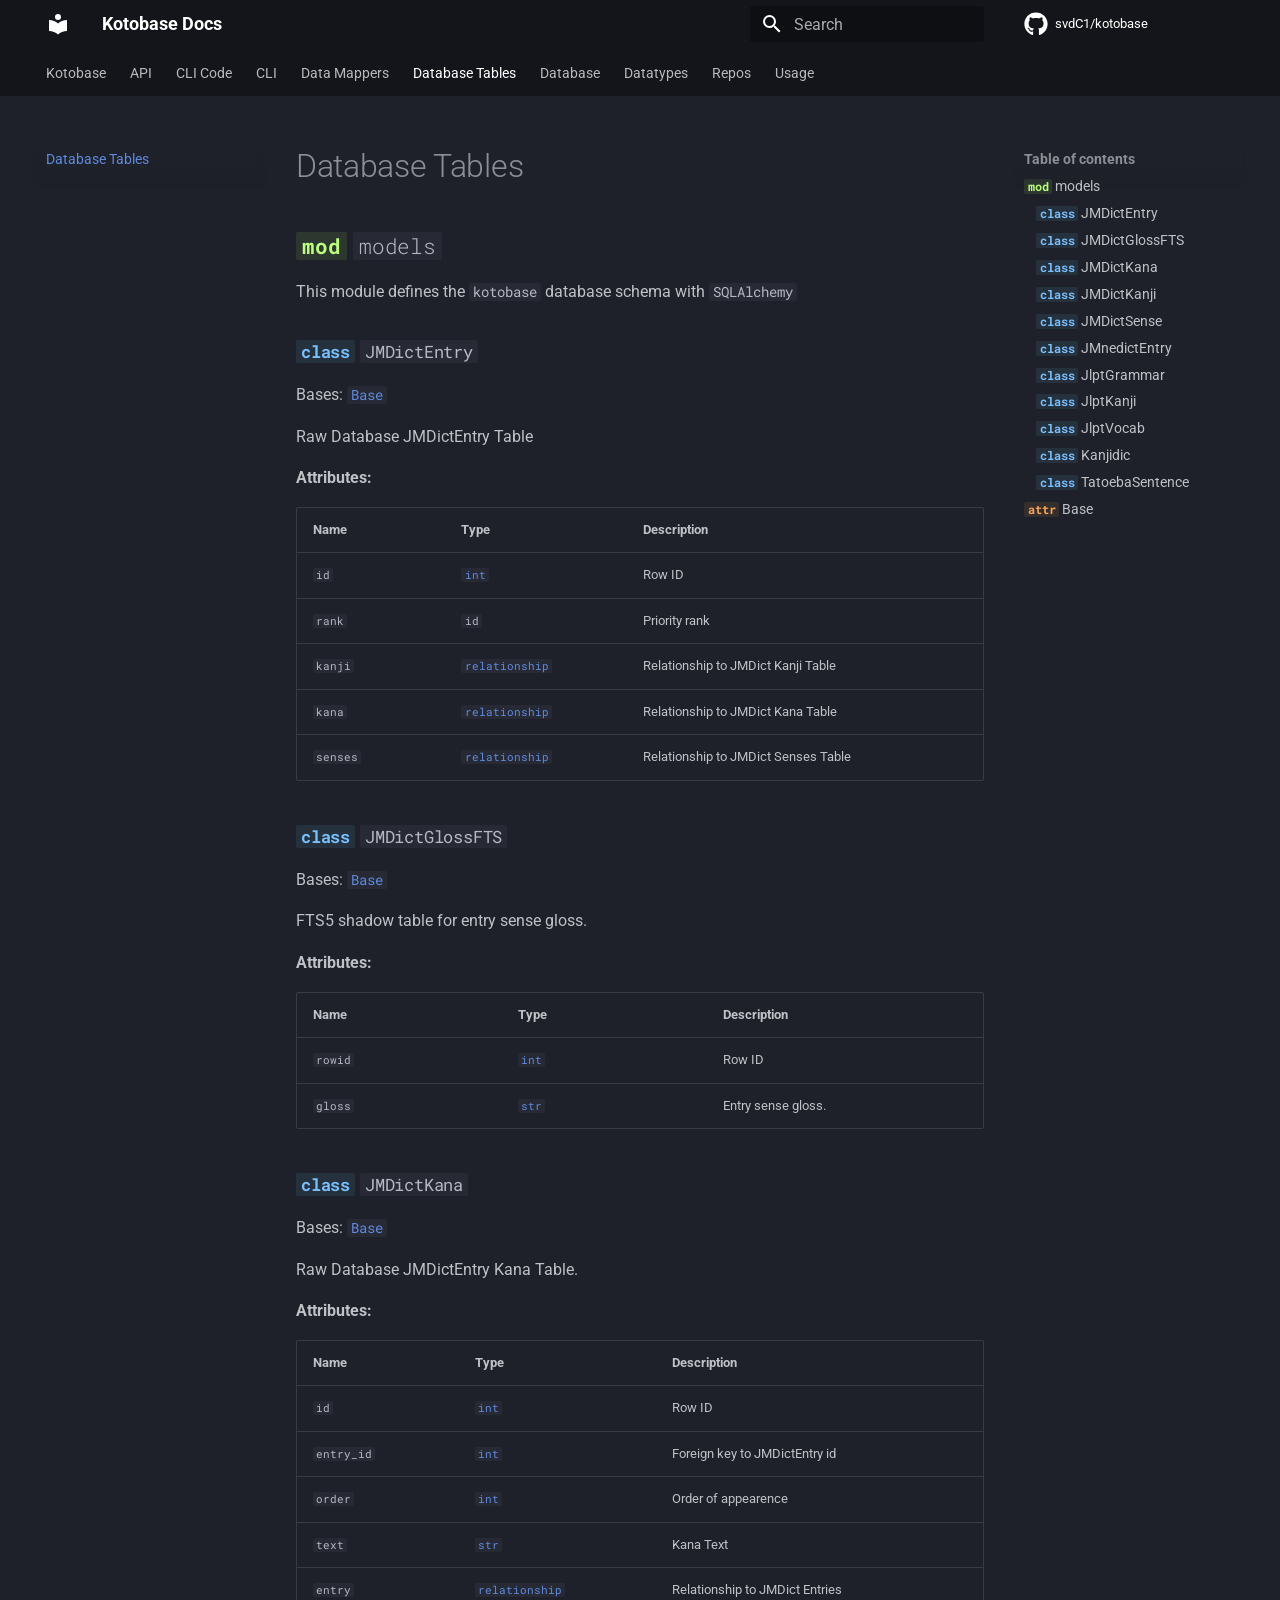
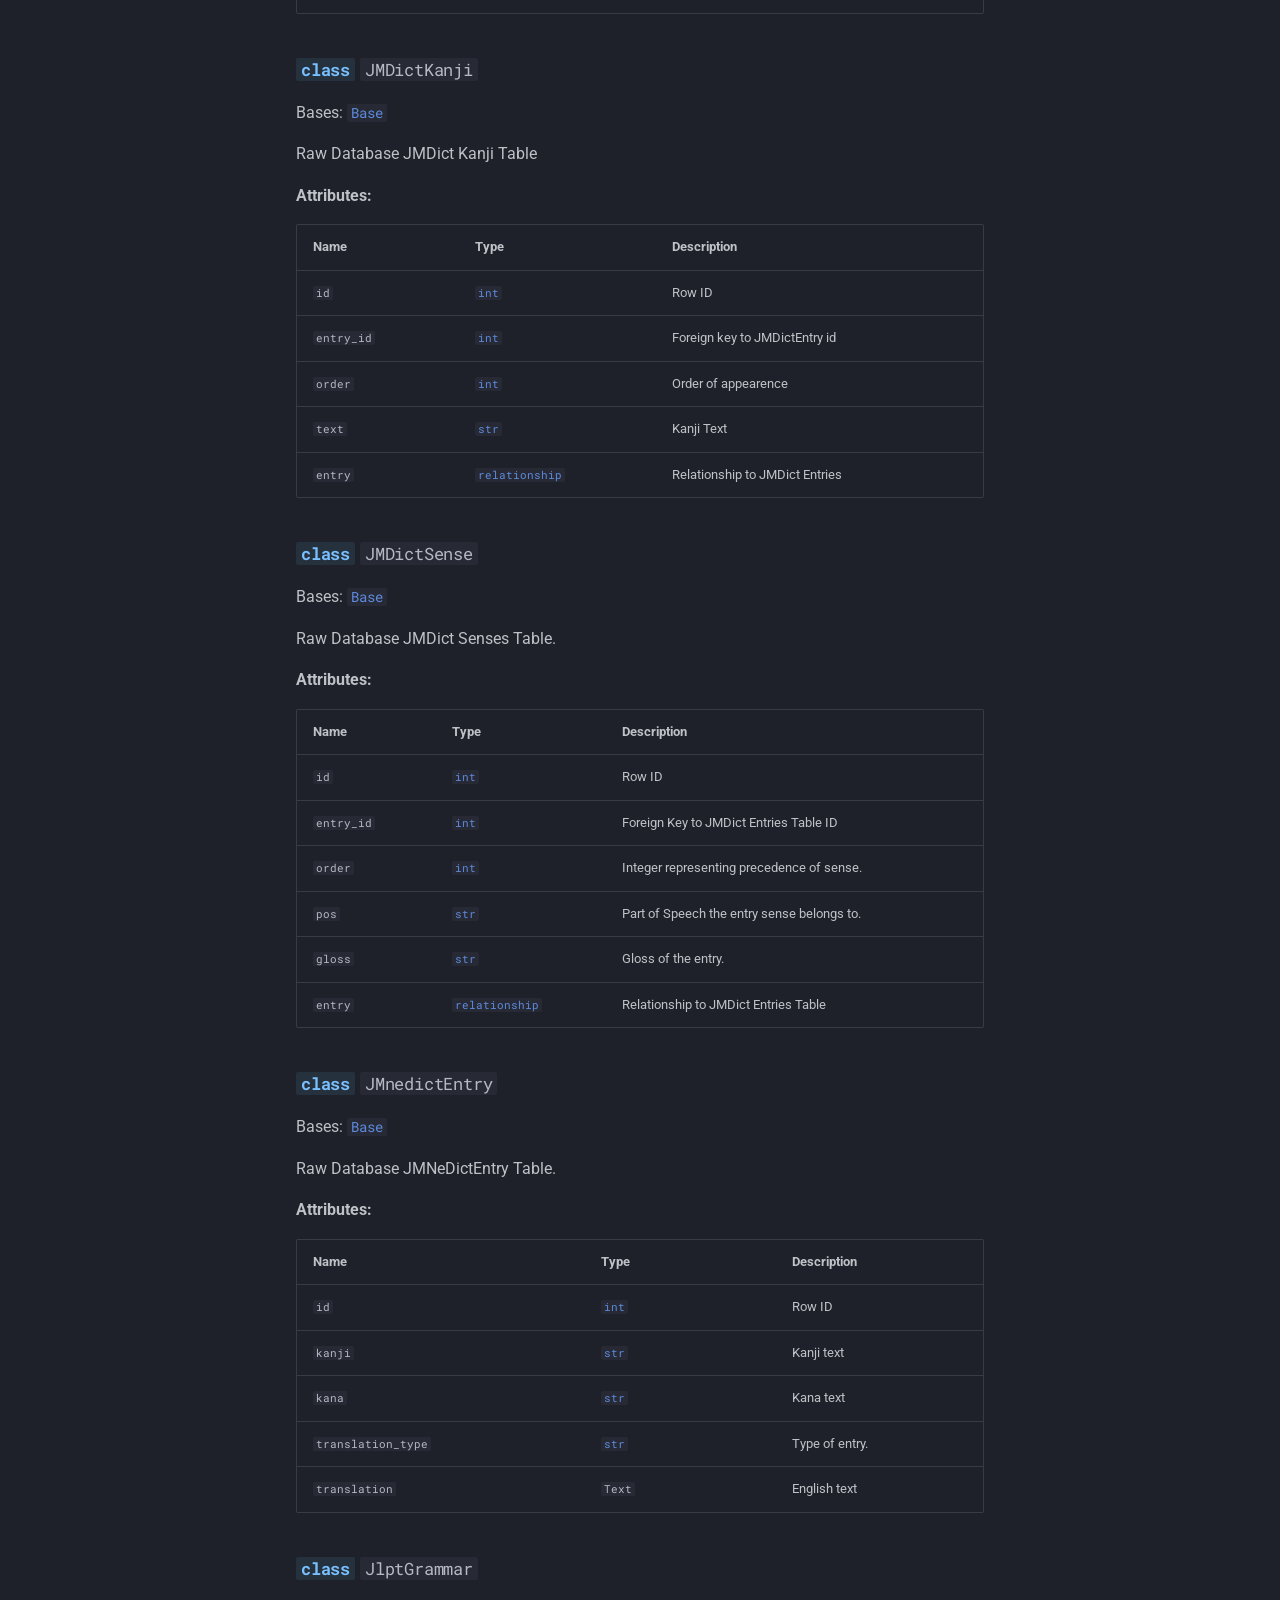
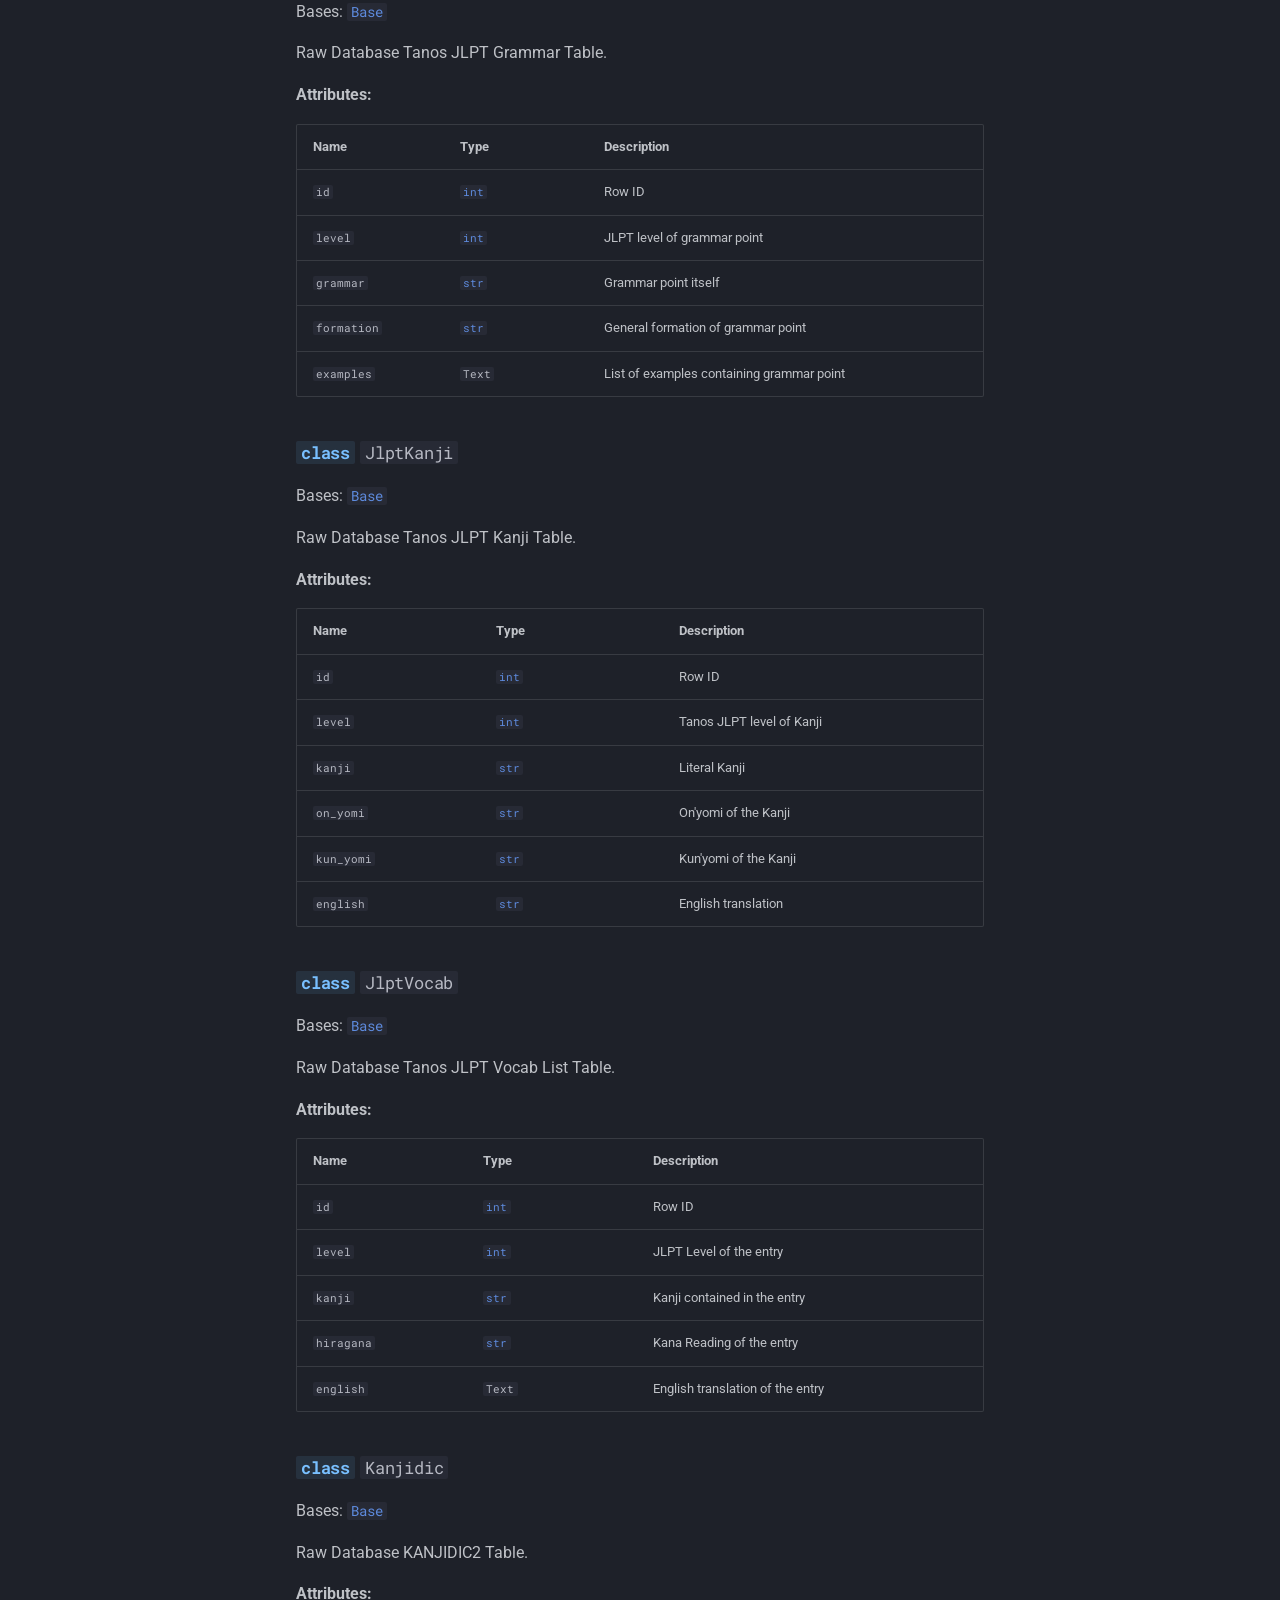
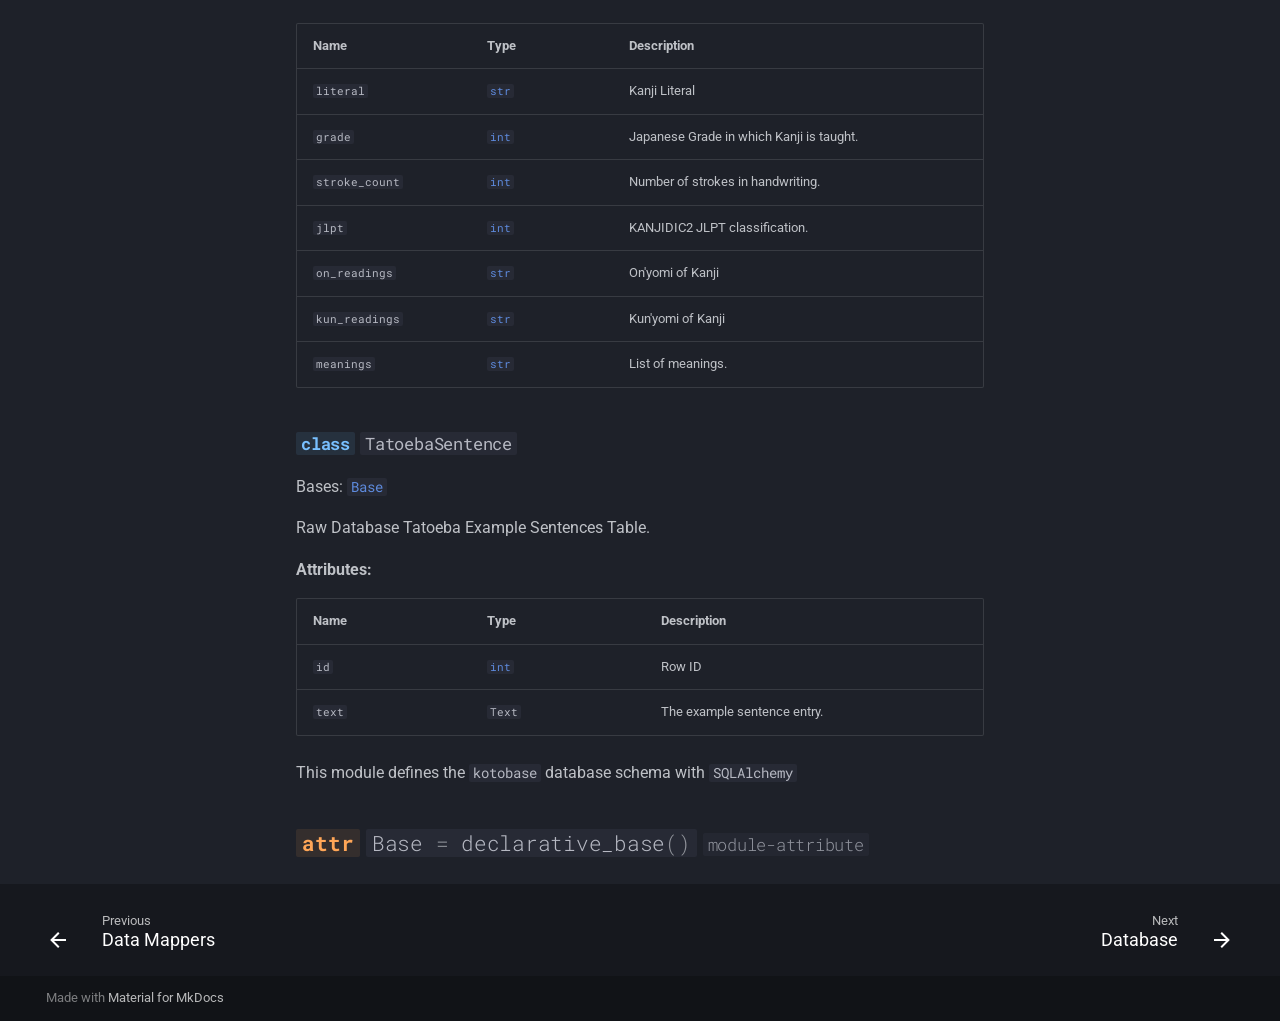
<file: Database_Tables/index.html>
<!doctype html>
<html lang="en" class="no-js">
  <head>
    
      <meta charset="utf-8">
      <meta name="viewport" content="width=device-width,initial-scale=1">
      
      
      
        <link rel="canonical" href="https://svdc1.github.io/kotobase/Database_Tables/">
      
      
        <link rel="prev" href="../Data_Mappers/">
      
      
        <link rel="next" href="../database/">
      
      
      <link rel="icon" href="../assets/images/favicon.png">
      <meta name="generator" content="mkdocs-1.6.1, mkdocs-material-9.6.14">
    
    
      
        <title>Database Tables - Kotobase Docs</title>
      
    
    
      <link rel="stylesheet" href="../assets/stylesheets/main.342714a4.min.css">
      
        
        <link rel="stylesheet" href="../assets/stylesheets/palette.06af60db.min.css">
      
      


    
    
      
    
    
      
        
        
        <link rel="preconnect" href="https://fonts.gstatic.com" crossorigin>
        <link rel="stylesheet" href="https://fonts.googleapis.com/css?family=Roboto:300,300i,400,400i,700,700i%7CRoboto+Mono:400,400i,700,700i&display=fallback">
        <style>:root{--md-text-font:"Roboto";--md-code-font:"Roboto Mono"}</style>
      
    
    
      <link rel="stylesheet" href="../assets/_mkdocstrings.css">
    
    <script>__md_scope=new URL("..",location),__md_hash=e=>[...e].reduce(((e,_)=>(e<<5)-e+_.charCodeAt(0)),0),__md_get=(e,_=localStorage,t=__md_scope)=>JSON.parse(_.getItem(t.pathname+"."+e)),__md_set=(e,_,t=localStorage,a=__md_scope)=>{try{t.setItem(a.pathname+"."+e,JSON.stringify(_))}catch(e){}}</script>
    
      

    
    
    
  </head>
  
  
    
    
      
    
    
    
    
    <body dir="ltr" data-md-color-scheme="slate" data-md-color-primary="black" data-md-color-accent="deep-purple">
  
    
    <input class="md-toggle" data-md-toggle="drawer" type="checkbox" id="__drawer" autocomplete="off">
    <input class="md-toggle" data-md-toggle="search" type="checkbox" id="__search" autocomplete="off">
    <label class="md-overlay" for="__drawer"></label>
    <div data-md-component="skip">
      
        
        <a href="#database-tables" class="md-skip">
          Skip to content
        </a>
      
    </div>
    <div data-md-component="announce">
      
    </div>
    
    
      

<header class="md-header" data-md-component="header">
  <nav class="md-header__inner md-grid" aria-label="Header">
    <a href=".." title="Kotobase Docs" class="md-header__button md-logo" aria-label="Kotobase Docs" data-md-component="logo">
      
  
  <svg xmlns="http://www.w3.org/2000/svg" viewBox="0 0 24 24"><path d="M12 8a3 3 0 0 0 3-3 3 3 0 0 0-3-3 3 3 0 0 0-3 3 3 3 0 0 0 3 3m0 3.54C9.64 9.35 6.5 8 3 8v11c3.5 0 6.64 1.35 9 3.54 2.36-2.19 5.5-3.54 9-3.54V8c-3.5 0-6.64 1.35-9 3.54"/></svg>

    </a>
    <label class="md-header__button md-icon" for="__drawer">
      
      <svg xmlns="http://www.w3.org/2000/svg" viewBox="0 0 24 24"><path d="M3 6h18v2H3zm0 5h18v2H3zm0 5h18v2H3z"/></svg>
    </label>
    <div class="md-header__title" data-md-component="header-title">
      <div class="md-header__ellipsis">
        <div class="md-header__topic">
          <span class="md-ellipsis">
            Kotobase Docs
          </span>
        </div>
        <div class="md-header__topic" data-md-component="header-topic">
          <span class="md-ellipsis">
            
              Database Tables
            
          </span>
        </div>
      </div>
    </div>
    
      
        <form class="md-header__option" data-md-component="palette">
  
    
    
    
    <input class="md-option" data-md-color-media="" data-md-color-scheme="slate" data-md-color-primary="black" data-md-color-accent="deep-purple"  aria-hidden="true"  type="radio" name="__palette" id="__palette_0">
    
  
</form>
      
    
    
      <script>var palette=__md_get("__palette");if(palette&&palette.color){if("(prefers-color-scheme)"===palette.color.media){var media=matchMedia("(prefers-color-scheme: light)"),input=document.querySelector(media.matches?"[data-md-color-media='(prefers-color-scheme: light)']":"[data-md-color-media='(prefers-color-scheme: dark)']");palette.color.media=input.getAttribute("data-md-color-media"),palette.color.scheme=input.getAttribute("data-md-color-scheme"),palette.color.primary=input.getAttribute("data-md-color-primary"),palette.color.accent=input.getAttribute("data-md-color-accent")}for(var[key,value]of Object.entries(palette.color))document.body.setAttribute("data-md-color-"+key,value)}</script>
    
    
    
      
      
        <label class="md-header__button md-icon" for="__search">
          
          <svg xmlns="http://www.w3.org/2000/svg" viewBox="0 0 24 24"><path d="M9.5 3A6.5 6.5 0 0 1 16 9.5c0 1.61-.59 3.09-1.56 4.23l.27.27h.79l5 5-1.5 1.5-5-5v-.79l-.27-.27A6.52 6.52 0 0 1 9.5 16 6.5 6.5 0 0 1 3 9.5 6.5 6.5 0 0 1 9.5 3m0 2C7 5 5 7 5 9.5S7 14 9.5 14 14 12 14 9.5 12 5 9.5 5"/></svg>
        </label>
        <div class="md-search" data-md-component="search" role="dialog">
  <label class="md-search__overlay" for="__search"></label>
  <div class="md-search__inner" role="search">
    <form class="md-search__form" name="search">
      <input type="text" class="md-search__input" name="query" aria-label="Search" placeholder="Search" autocapitalize="off" autocorrect="off" autocomplete="off" spellcheck="false" data-md-component="search-query" required>
      <label class="md-search__icon md-icon" for="__search">
        
        <svg xmlns="http://www.w3.org/2000/svg" viewBox="0 0 24 24"><path d="M9.5 3A6.5 6.5 0 0 1 16 9.5c0 1.61-.59 3.09-1.56 4.23l.27.27h.79l5 5-1.5 1.5-5-5v-.79l-.27-.27A6.52 6.52 0 0 1 9.5 16 6.5 6.5 0 0 1 3 9.5 6.5 6.5 0 0 1 9.5 3m0 2C7 5 5 7 5 9.5S7 14 9.5 14 14 12 14 9.5 12 5 9.5 5"/></svg>
        
        <svg xmlns="http://www.w3.org/2000/svg" viewBox="0 0 24 24"><path d="M20 11v2H8l5.5 5.5-1.42 1.42L4.16 12l7.92-7.92L13.5 5.5 8 11z"/></svg>
      </label>
      <nav class="md-search__options" aria-label="Search">
        
        <button type="reset" class="md-search__icon md-icon" title="Clear" aria-label="Clear" tabindex="-1">
          
          <svg xmlns="http://www.w3.org/2000/svg" viewBox="0 0 24 24"><path d="M19 6.41 17.59 5 12 10.59 6.41 5 5 6.41 10.59 12 5 17.59 6.41 19 12 13.41 17.59 19 19 17.59 13.41 12z"/></svg>
        </button>
      </nav>
      
        <div class="md-search__suggest" data-md-component="search-suggest"></div>
      
    </form>
    <div class="md-search__output">
      <div class="md-search__scrollwrap" tabindex="0" data-md-scrollfix>
        <div class="md-search-result" data-md-component="search-result">
          <div class="md-search-result__meta">
            Initializing search
          </div>
          <ol class="md-search-result__list" role="presentation"></ol>
        </div>
      </div>
    </div>
  </div>
</div>
      
    
    
      <div class="md-header__source">
        <a href="https://github.com/svdC1/kotobase" title="Go to repository" class="md-source" data-md-component="source">
  <div class="md-source__icon md-icon">
    
    <svg xmlns="http://www.w3.org/2000/svg" viewBox="0 0 496 512"><!--! Font Awesome Free 6.7.2 by @fontawesome - https://fontawesome.com License - https://fontawesome.com/license/free (Icons: CC BY 4.0, Fonts: SIL OFL 1.1, Code: MIT License) Copyright 2024 Fonticons, Inc.--><path d="M165.9 397.4c0 2-2.3 3.6-5.2 3.6-3.3.3-5.6-1.3-5.6-3.6 0-2 2.3-3.6 5.2-3.6 3-.3 5.6 1.3 5.6 3.6m-31.1-4.5c-.7 2 1.3 4.3 4.3 4.9 2.6 1 5.6 0 6.2-2s-1.3-4.3-4.3-5.2c-2.6-.7-5.5.3-6.2 2.3m44.2-1.7c-2.9.7-4.9 2.6-4.6 4.9.3 2 2.9 3.3 5.9 2.6 2.9-.7 4.9-2.6 4.6-4.6-.3-1.9-3-3.2-5.9-2.9M244.8 8C106.1 8 0 113.3 0 252c0 110.9 69.8 205.8 169.5 239.2 12.8 2.3 17.3-5.6 17.3-12.1 0-6.2-.3-40.4-.3-61.4 0 0-70 15-84.7-29.8 0 0-11.4-29.1-27.8-36.6 0 0-22.9-15.7 1.6-15.4 0 0 24.9 2 38.6 25.8 21.9 38.6 58.6 27.5 72.9 20.9 2.3-16 8.8-27.1 16-33.7-55.9-6.2-112.3-14.3-112.3-110.5 0-27.5 7.6-41.3 23.6-58.9-2.6-6.5-11.1-33.3 2.6-67.9 20.9-6.5 69 27 69 27 20-5.6 41.5-8.5 62.8-8.5s42.8 2.9 62.8 8.5c0 0 48.1-33.6 69-27 13.7 34.7 5.2 61.4 2.6 67.9 16 17.7 25.8 31.5 25.8 58.9 0 96.5-58.9 104.2-114.8 110.5 9.2 7.9 17 22.9 17 46.4 0 33.7-.3 75.4-.3 83.6 0 6.5 4.6 14.4 17.3 12.1C428.2 457.8 496 362.9 496 252 496 113.3 383.5 8 244.8 8M97.2 352.9c-1.3 1-1 3.3.7 5.2 1.6 1.6 3.9 2.3 5.2 1 1.3-1 1-3.3-.7-5.2-1.6-1.6-3.9-2.3-5.2-1m-10.8-8.1c-.7 1.3.3 2.9 2.3 3.9 1.6 1 3.6.7 4.3-.7.7-1.3-.3-2.9-2.3-3.9-2-.6-3.6-.3-4.3.7m32.4 35.6c-1.6 1.3-1 4.3 1.3 6.2 2.3 2.3 5.2 2.6 6.5 1 1.3-1.3.7-4.3-1.3-6.2-2.2-2.3-5.2-2.6-6.5-1m-11.4-14.7c-1.6 1-1.6 3.6 0 5.9s4.3 3.3 5.6 2.3c1.6-1.3 1.6-3.9 0-6.2-1.4-2.3-4-3.3-5.6-2"/></svg>
  </div>
  <div class="md-source__repository">
    svdC1/kotobase
  </div>
</a>
      </div>
    
  </nav>
  
</header>
    
    <div class="md-container" data-md-component="container">
      
      
        
          
            
<nav class="md-tabs" aria-label="Tabs" data-md-component="tabs">
  <div class="md-grid">
    <ul class="md-tabs__list">
      
        
  
  
  
  
    <li class="md-tabs__item">
      <a href=".." class="md-tabs__link">
        
  
  
    
  
  Kotobase

      </a>
    </li>
  

      
        
  
  
  
  
    <li class="md-tabs__item">
      <a href="../API/" class="md-tabs__link">
        
  
  
    
  
  API

      </a>
    </li>
  

      
        
  
  
  
  
    <li class="md-tabs__item">
      <a href="../CLI%20_Code/" class="md-tabs__link">
        
  
  
    
  
  CLI  Code

      </a>
    </li>
  

      
        
  
  
  
  
    <li class="md-tabs__item">
      <a href="../CLI/" class="md-tabs__link">
        
  
  
    
  
  CLI

      </a>
    </li>
  

      
        
  
  
  
  
    <li class="md-tabs__item">
      <a href="../Data_Mappers/" class="md-tabs__link">
        
  
  
    
  
  Data Mappers

      </a>
    </li>
  

      
        
  
  
  
    
  
  
    <li class="md-tabs__item md-tabs__item--active">
      <a href="./" class="md-tabs__link">
        
  
  
    
  
  Database Tables

      </a>
    </li>
  

      
        
  
  
  
  
    <li class="md-tabs__item">
      <a href="../database/" class="md-tabs__link">
        
  
  
    
  
  Database

      </a>
    </li>
  

      
        
  
  
  
  
    <li class="md-tabs__item">
      <a href="../datatypes/" class="md-tabs__link">
        
  
  
    
  
  Datatypes

      </a>
    </li>
  

      
        
  
  
  
  
    <li class="md-tabs__item">
      <a href="../repos/" class="md-tabs__link">
        
  
  
    
  
  Repos

      </a>
    </li>
  

      
        
  
  
  
  
    <li class="md-tabs__item">
      <a href="../usage/" class="md-tabs__link">
        
  
  
    
  
  Usage

      </a>
    </li>
  

      
    </ul>
  </div>
</nav>
          
        
      
      <main class="md-main" data-md-component="main">
        <div class="md-main__inner md-grid">
          
            
              
              <div class="md-sidebar md-sidebar--primary" data-md-component="sidebar" data-md-type="navigation" >
                <div class="md-sidebar__scrollwrap">
                  <div class="md-sidebar__inner">
                    


  


<nav class="md-nav md-nav--primary md-nav--lifted" aria-label="Navigation" data-md-level="0">
  <label class="md-nav__title" for="__drawer">
    <a href=".." title="Kotobase Docs" class="md-nav__button md-logo" aria-label="Kotobase Docs" data-md-component="logo">
      
  
  <svg xmlns="http://www.w3.org/2000/svg" viewBox="0 0 24 24"><path d="M12 8a3 3 0 0 0 3-3 3 3 0 0 0-3-3 3 3 0 0 0-3 3 3 3 0 0 0 3 3m0 3.54C9.64 9.35 6.5 8 3 8v11c3.5 0 6.64 1.35 9 3.54 2.36-2.19 5.5-3.54 9-3.54V8c-3.5 0-6.64 1.35-9 3.54"/></svg>

    </a>
    Kotobase Docs
  </label>
  
    <div class="md-nav__source">
      <a href="https://github.com/svdC1/kotobase" title="Go to repository" class="md-source" data-md-component="source">
  <div class="md-source__icon md-icon">
    
    <svg xmlns="http://www.w3.org/2000/svg" viewBox="0 0 496 512"><!--! Font Awesome Free 6.7.2 by @fontawesome - https://fontawesome.com License - https://fontawesome.com/license/free (Icons: CC BY 4.0, Fonts: SIL OFL 1.1, Code: MIT License) Copyright 2024 Fonticons, Inc.--><path d="M165.9 397.4c0 2-2.3 3.6-5.2 3.6-3.3.3-5.6-1.3-5.6-3.6 0-2 2.3-3.6 5.2-3.6 3-.3 5.6 1.3 5.6 3.6m-31.1-4.5c-.7 2 1.3 4.3 4.3 4.9 2.6 1 5.6 0 6.2-2s-1.3-4.3-4.3-5.2c-2.6-.7-5.5.3-6.2 2.3m44.2-1.7c-2.9.7-4.9 2.6-4.6 4.9.3 2 2.9 3.3 5.9 2.6 2.9-.7 4.9-2.6 4.6-4.6-.3-1.9-3-3.2-5.9-2.9M244.8 8C106.1 8 0 113.3 0 252c0 110.9 69.8 205.8 169.5 239.2 12.8 2.3 17.3-5.6 17.3-12.1 0-6.2-.3-40.4-.3-61.4 0 0-70 15-84.7-29.8 0 0-11.4-29.1-27.8-36.6 0 0-22.9-15.7 1.6-15.4 0 0 24.9 2 38.6 25.8 21.9 38.6 58.6 27.5 72.9 20.9 2.3-16 8.8-27.1 16-33.7-55.9-6.2-112.3-14.3-112.3-110.5 0-27.5 7.6-41.3 23.6-58.9-2.6-6.5-11.1-33.3 2.6-67.9 20.9-6.5 69 27 69 27 20-5.6 41.5-8.5 62.8-8.5s42.8 2.9 62.8 8.5c0 0 48.1-33.6 69-27 13.7 34.7 5.2 61.4 2.6 67.9 16 17.7 25.8 31.5 25.8 58.9 0 96.5-58.9 104.2-114.8 110.5 9.2 7.9 17 22.9 17 46.4 0 33.7-.3 75.4-.3 83.6 0 6.5 4.6 14.4 17.3 12.1C428.2 457.8 496 362.9 496 252 496 113.3 383.5 8 244.8 8M97.2 352.9c-1.3 1-1 3.3.7 5.2 1.6 1.6 3.9 2.3 5.2 1 1.3-1 1-3.3-.7-5.2-1.6-1.6-3.9-2.3-5.2-1m-10.8-8.1c-.7 1.3.3 2.9 2.3 3.9 1.6 1 3.6.7 4.3-.7.7-1.3-.3-2.9-2.3-3.9-2-.6-3.6-.3-4.3.7m32.4 35.6c-1.6 1.3-1 4.3 1.3 6.2 2.3 2.3 5.2 2.6 6.5 1 1.3-1.3.7-4.3-1.3-6.2-2.2-2.3-5.2-2.6-6.5-1m-11.4-14.7c-1.6 1-1.6 3.6 0 5.9s4.3 3.3 5.6 2.3c1.6-1.3 1.6-3.9 0-6.2-1.4-2.3-4-3.3-5.6-2"/></svg>
  </div>
  <div class="md-source__repository">
    svdC1/kotobase
  </div>
</a>
    </div>
  
  <ul class="md-nav__list" data-md-scrollfix>
    
      
      
  
  
  
  
    <li class="md-nav__item">
      <a href=".." class="md-nav__link">
        
  
  
  <span class="md-ellipsis">
    Kotobase
    
  </span>
  

      </a>
    </li>
  

    
      
      
  
  
  
  
    <li class="md-nav__item">
      <a href="../API/" class="md-nav__link">
        
  
  
  <span class="md-ellipsis">
    API
    
  </span>
  

      </a>
    </li>
  

    
      
      
  
  
  
  
    <li class="md-nav__item">
      <a href="../CLI%20_Code/" class="md-nav__link">
        
  
  
  <span class="md-ellipsis">
    CLI  Code
    
  </span>
  

      </a>
    </li>
  

    
      
      
  
  
  
  
    <li class="md-nav__item">
      <a href="../CLI/" class="md-nav__link">
        
  
  
  <span class="md-ellipsis">
    CLI
    
  </span>
  

      </a>
    </li>
  

    
      
      
  
  
  
  
    <li class="md-nav__item">
      <a href="../Data_Mappers/" class="md-nav__link">
        
  
  
  <span class="md-ellipsis">
    Data Mappers
    
  </span>
  

      </a>
    </li>
  

    
      
      
  
  
    
  
  
  
    <li class="md-nav__item md-nav__item--active">
      
      <input class="md-nav__toggle md-toggle" type="checkbox" id="__toc">
      
      
        
      
      
        <label class="md-nav__link md-nav__link--active" for="__toc">
          
  
  
  <span class="md-ellipsis">
    Database Tables
    
  </span>
  

          <span class="md-nav__icon md-icon"></span>
        </label>
      
      <a href="./" class="md-nav__link md-nav__link--active">
        
  
  
  <span class="md-ellipsis">
    Database Tables
    
  </span>
  

      </a>
      
        

<nav class="md-nav md-nav--secondary" aria-label="Table of contents">
  
  
  
    
  
  
    <label class="md-nav__title" for="__toc">
      <span class="md-nav__icon md-icon"></span>
      Table of contents
    </label>
    <ul class="md-nav__list" data-md-component="toc" data-md-scrollfix>
      
        <li class="md-nav__item">
  <a href="#kotobase.db.models" class="md-nav__link">
    <span class="md-ellipsis">
      <code class="doc-symbol doc-symbol-toc doc-symbol-module"></code>&nbsp;models
    </span>
  </a>
  
    <nav class="md-nav" aria-label=" models">
      <ul class="md-nav__list">
        
          <li class="md-nav__item">
  <a href="#kotobase.db.models.JMDictEntry" class="md-nav__link">
    <span class="md-ellipsis">
      <code class="doc-symbol doc-symbol-toc doc-symbol-class"></code>&nbsp;JMDictEntry
    </span>
  </a>
  
</li>
        
          <li class="md-nav__item">
  <a href="#kotobase.db.models.JMDictGlossFTS" class="md-nav__link">
    <span class="md-ellipsis">
      <code class="doc-symbol doc-symbol-toc doc-symbol-class"></code>&nbsp;JMDictGlossFTS
    </span>
  </a>
  
</li>
        
          <li class="md-nav__item">
  <a href="#kotobase.db.models.JMDictKana" class="md-nav__link">
    <span class="md-ellipsis">
      <code class="doc-symbol doc-symbol-toc doc-symbol-class"></code>&nbsp;JMDictKana
    </span>
  </a>
  
</li>
        
          <li class="md-nav__item">
  <a href="#kotobase.db.models.JMDictKanji" class="md-nav__link">
    <span class="md-ellipsis">
      <code class="doc-symbol doc-symbol-toc doc-symbol-class"></code>&nbsp;JMDictKanji
    </span>
  </a>
  
</li>
        
          <li class="md-nav__item">
  <a href="#kotobase.db.models.JMDictSense" class="md-nav__link">
    <span class="md-ellipsis">
      <code class="doc-symbol doc-symbol-toc doc-symbol-class"></code>&nbsp;JMDictSense
    </span>
  </a>
  
</li>
        
          <li class="md-nav__item">
  <a href="#kotobase.db.models.JMnedictEntry" class="md-nav__link">
    <span class="md-ellipsis">
      <code class="doc-symbol doc-symbol-toc doc-symbol-class"></code>&nbsp;JMnedictEntry
    </span>
  </a>
  
</li>
        
          <li class="md-nav__item">
  <a href="#kotobase.db.models.JlptGrammar" class="md-nav__link">
    <span class="md-ellipsis">
      <code class="doc-symbol doc-symbol-toc doc-symbol-class"></code>&nbsp;JlptGrammar
    </span>
  </a>
  
</li>
        
          <li class="md-nav__item">
  <a href="#kotobase.db.models.JlptKanji" class="md-nav__link">
    <span class="md-ellipsis">
      <code class="doc-symbol doc-symbol-toc doc-symbol-class"></code>&nbsp;JlptKanji
    </span>
  </a>
  
</li>
        
          <li class="md-nav__item">
  <a href="#kotobase.db.models.JlptVocab" class="md-nav__link">
    <span class="md-ellipsis">
      <code class="doc-symbol doc-symbol-toc doc-symbol-class"></code>&nbsp;JlptVocab
    </span>
  </a>
  
</li>
        
          <li class="md-nav__item">
  <a href="#kotobase.db.models.Kanjidic" class="md-nav__link">
    <span class="md-ellipsis">
      <code class="doc-symbol doc-symbol-toc doc-symbol-class"></code>&nbsp;Kanjidic
    </span>
  </a>
  
</li>
        
          <li class="md-nav__item">
  <a href="#kotobase.db.models.TatoebaSentence" class="md-nav__link">
    <span class="md-ellipsis">
      <code class="doc-symbol doc-symbol-toc doc-symbol-class"></code>&nbsp;TatoebaSentence
    </span>
  </a>
  
</li>
        
      </ul>
    </nav>
  
</li>
      
        <li class="md-nav__item">
  <a href="#kotobase.db.models.Base" class="md-nav__link">
    <span class="md-ellipsis">
      <code class="doc-symbol doc-symbol-toc doc-symbol-attribute"></code>&nbsp;Base
    </span>
  </a>
  
</li>
      
    </ul>
  
</nav>
      
    </li>
  

    
      
      
  
  
  
  
    <li class="md-nav__item">
      <a href="../database/" class="md-nav__link">
        
  
  
  <span class="md-ellipsis">
    Database
    
  </span>
  

      </a>
    </li>
  

    
      
      
  
  
  
  
    <li class="md-nav__item">
      <a href="../datatypes/" class="md-nav__link">
        
  
  
  <span class="md-ellipsis">
    Datatypes
    
  </span>
  

      </a>
    </li>
  

    
      
      
  
  
  
  
    <li class="md-nav__item">
      <a href="../repos/" class="md-nav__link">
        
  
  
  <span class="md-ellipsis">
    Repos
    
  </span>
  

      </a>
    </li>
  

    
      
      
  
  
  
  
    <li class="md-nav__item">
      <a href="../usage/" class="md-nav__link">
        
  
  
  <span class="md-ellipsis">
    Usage
    
  </span>
  

      </a>
    </li>
  

    
  </ul>
</nav>
                  </div>
                </div>
              </div>
            
            
              
              <div class="md-sidebar md-sidebar--secondary" data-md-component="sidebar" data-md-type="toc" >
                <div class="md-sidebar__scrollwrap">
                  <div class="md-sidebar__inner">
                    

<nav class="md-nav md-nav--secondary" aria-label="Table of contents">
  
  
  
    
  
  
    <label class="md-nav__title" for="__toc">
      <span class="md-nav__icon md-icon"></span>
      Table of contents
    </label>
    <ul class="md-nav__list" data-md-component="toc" data-md-scrollfix>
      
        <li class="md-nav__item">
  <a href="#kotobase.db.models" class="md-nav__link">
    <span class="md-ellipsis">
      <code class="doc-symbol doc-symbol-toc doc-symbol-module"></code>&nbsp;models
    </span>
  </a>
  
    <nav class="md-nav" aria-label=" models">
      <ul class="md-nav__list">
        
          <li class="md-nav__item">
  <a href="#kotobase.db.models.JMDictEntry" class="md-nav__link">
    <span class="md-ellipsis">
      <code class="doc-symbol doc-symbol-toc doc-symbol-class"></code>&nbsp;JMDictEntry
    </span>
  </a>
  
</li>
        
          <li class="md-nav__item">
  <a href="#kotobase.db.models.JMDictGlossFTS" class="md-nav__link">
    <span class="md-ellipsis">
      <code class="doc-symbol doc-symbol-toc doc-symbol-class"></code>&nbsp;JMDictGlossFTS
    </span>
  </a>
  
</li>
        
          <li class="md-nav__item">
  <a href="#kotobase.db.models.JMDictKana" class="md-nav__link">
    <span class="md-ellipsis">
      <code class="doc-symbol doc-symbol-toc doc-symbol-class"></code>&nbsp;JMDictKana
    </span>
  </a>
  
</li>
        
          <li class="md-nav__item">
  <a href="#kotobase.db.models.JMDictKanji" class="md-nav__link">
    <span class="md-ellipsis">
      <code class="doc-symbol doc-symbol-toc doc-symbol-class"></code>&nbsp;JMDictKanji
    </span>
  </a>
  
</li>
        
          <li class="md-nav__item">
  <a href="#kotobase.db.models.JMDictSense" class="md-nav__link">
    <span class="md-ellipsis">
      <code class="doc-symbol doc-symbol-toc doc-symbol-class"></code>&nbsp;JMDictSense
    </span>
  </a>
  
</li>
        
          <li class="md-nav__item">
  <a href="#kotobase.db.models.JMnedictEntry" class="md-nav__link">
    <span class="md-ellipsis">
      <code class="doc-symbol doc-symbol-toc doc-symbol-class"></code>&nbsp;JMnedictEntry
    </span>
  </a>
  
</li>
        
          <li class="md-nav__item">
  <a href="#kotobase.db.models.JlptGrammar" class="md-nav__link">
    <span class="md-ellipsis">
      <code class="doc-symbol doc-symbol-toc doc-symbol-class"></code>&nbsp;JlptGrammar
    </span>
  </a>
  
</li>
        
          <li class="md-nav__item">
  <a href="#kotobase.db.models.JlptKanji" class="md-nav__link">
    <span class="md-ellipsis">
      <code class="doc-symbol doc-symbol-toc doc-symbol-class"></code>&nbsp;JlptKanji
    </span>
  </a>
  
</li>
        
          <li class="md-nav__item">
  <a href="#kotobase.db.models.JlptVocab" class="md-nav__link">
    <span class="md-ellipsis">
      <code class="doc-symbol doc-symbol-toc doc-symbol-class"></code>&nbsp;JlptVocab
    </span>
  </a>
  
</li>
        
          <li class="md-nav__item">
  <a href="#kotobase.db.models.Kanjidic" class="md-nav__link">
    <span class="md-ellipsis">
      <code class="doc-symbol doc-symbol-toc doc-symbol-class"></code>&nbsp;Kanjidic
    </span>
  </a>
  
</li>
        
          <li class="md-nav__item">
  <a href="#kotobase.db.models.TatoebaSentence" class="md-nav__link">
    <span class="md-ellipsis">
      <code class="doc-symbol doc-symbol-toc doc-symbol-class"></code>&nbsp;TatoebaSentence
    </span>
  </a>
  
</li>
        
      </ul>
    </nav>
  
</li>
      
        <li class="md-nav__item">
  <a href="#kotobase.db.models.Base" class="md-nav__link">
    <span class="md-ellipsis">
      <code class="doc-symbol doc-symbol-toc doc-symbol-attribute"></code>&nbsp;Base
    </span>
  </a>
  
</li>
      
    </ul>
  
</nav>
                  </div>
                </div>
              </div>
            
          
          
            <div class="md-content" data-md-component="content">
              <article class="md-content__inner md-typeset">
                
                  


  
  


<h1 id="database-tables">Database Tables<a class="headerlink" href="#database-tables" title="Permanent link">&para;</a></h1>


<div class="doc doc-object doc-module">



<h2 id="kotobase.db.models" class="doc doc-heading">
<code class="doc-symbol doc-symbol-heading doc-symbol-module"></code>            <code>models</code>


<a href="#kotobase.db.models" class="headerlink" title="Permanent link">&para;</a></h2>

    <div class="doc doc-contents first">

        <p>This module defines the <code>kotobase</code> database schema with <code>SQLAlchemy</code></p>









  <div class="doc doc-children">








<div class="doc doc-object doc-class">



<h3 id="kotobase.db.models.JMDictEntry" class="doc doc-heading">
<code class="doc-symbol doc-symbol-heading doc-symbol-class"></code>            <code>JMDictEntry</code>


<a href="#kotobase.db.models.JMDictEntry" class="headerlink" title="Permanent link">&para;</a></h3>


    <div class="doc doc-contents ">
            <p class="doc doc-class-bases">
              Bases: <code><a class="autorefs autorefs-internal" title="            Base = declarative_base()

  
      module-attribute
   (kotobase.db.models.Base)" href="#kotobase.db.models.Base">Base</a></code></p>


        <p>Raw Database JMDictEntry Table</p>


<p><span class="doc-section-title">Attributes:</span></p>
    <table>
      <thead>
        <tr>
          <th>Name</th>
          <th>Type</th>
          <th>Description</th>
        </tr>
      </thead>
      <tbody>
          <tr class="doc-section-item">
            <td><code><span title="kotobase.db.models.JMDictEntry.id">id</span></code></td>
            <td>
                  <code><a class="autorefs autorefs-external" href="https://docs.python.org/3/library/functions.html#int">int</a></code>
            </td>
            <td>
              <div class="doc-md-description">
                <p>Row ID</p>
              </div>
            </td>
          </tr>
          <tr class="doc-section-item">
            <td><code><span title="kotobase.db.models.JMDictEntry.rank">rank</span></code></td>
            <td>
                  <code><span title="kotobase.db.models.JMDictEntry.id">id</span></code>
            </td>
            <td>
              <div class="doc-md-description">
                <p>Priority rank</p>
              </div>
            </td>
          </tr>
          <tr class="doc-section-item">
            <td><code><span title="kotobase.db.models.JMDictEntry.kanji">kanji</span></code></td>
            <td>
                  <code><a class="autorefs autorefs-external" title="sqlalchemy.orm.relationship" href="https://docs.sqlalchemy.org/en/20/orm/relationship_api.html#sqlalchemy.orm.relationship">relationship</a></code>
            </td>
            <td>
              <div class="doc-md-description">
                <p>Relationship to JMDict Kanji Table</p>
              </div>
            </td>
          </tr>
          <tr class="doc-section-item">
            <td><code><span title="kotobase.db.models.JMDictEntry.kana">kana</span></code></td>
            <td>
                  <code><a class="autorefs autorefs-external" title="sqlalchemy.orm.relationship" href="https://docs.sqlalchemy.org/en/20/orm/relationship_api.html#sqlalchemy.orm.relationship">relationship</a></code>
            </td>
            <td>
              <div class="doc-md-description">
                <p>Relationship to JMDict Kana Table</p>
              </div>
            </td>
          </tr>
          <tr class="doc-section-item">
            <td><code><span title="kotobase.db.models.JMDictEntry.senses">senses</span></code></td>
            <td>
                  <code><a class="autorefs autorefs-external" title="sqlalchemy.orm.relationship" href="https://docs.sqlalchemy.org/en/20/orm/relationship_api.html#sqlalchemy.orm.relationship">relationship</a></code>
            </td>
            <td>
              <div class="doc-md-description">
                <p>Relationship to JMDict Senses Table</p>
              </div>
            </td>
          </tr>
      </tbody>
    </table>










  <div class="doc doc-children">











  </div>

    </div>

</div>

<div class="doc doc-object doc-class">



<h3 id="kotobase.db.models.JMDictGlossFTS" class="doc doc-heading">
<code class="doc-symbol doc-symbol-heading doc-symbol-class"></code>            <code>JMDictGlossFTS</code>


<a href="#kotobase.db.models.JMDictGlossFTS" class="headerlink" title="Permanent link">&para;</a></h3>


    <div class="doc doc-contents ">
            <p class="doc doc-class-bases">
              Bases: <code><a class="autorefs autorefs-internal" title="            Base = declarative_base()

  
      module-attribute
   (kotobase.db.models.Base)" href="#kotobase.db.models.Base">Base</a></code></p>


        <p>FTS5 shadow table for entry sense gloss.</p>


<p><span class="doc-section-title">Attributes:</span></p>
    <table>
      <thead>
        <tr>
          <th>Name</th>
          <th>Type</th>
          <th>Description</th>
        </tr>
      </thead>
      <tbody>
          <tr class="doc-section-item">
            <td><code><span title="kotobase.db.models.JMDictGlossFTS.rowid">rowid</span></code></td>
            <td>
                  <code><a class="autorefs autorefs-external" href="https://docs.python.org/3/library/functions.html#int">int</a></code>
            </td>
            <td>
              <div class="doc-md-description">
                <p>Row ID</p>
              </div>
            </td>
          </tr>
          <tr class="doc-section-item">
            <td><code><span title="kotobase.db.models.JMDictGlossFTS.gloss">gloss</span></code></td>
            <td>
                  <code><a class="autorefs autorefs-external" href="https://docs.python.org/3/library/stdtypes.html#str">str</a></code>
            </td>
            <td>
              <div class="doc-md-description">
                <p>Entry sense gloss.</p>
              </div>
            </td>
          </tr>
      </tbody>
    </table>










  <div class="doc doc-children">











  </div>

    </div>

</div>

<div class="doc doc-object doc-class">



<h3 id="kotobase.db.models.JMDictKana" class="doc doc-heading">
<code class="doc-symbol doc-symbol-heading doc-symbol-class"></code>            <code>JMDictKana</code>


<a href="#kotobase.db.models.JMDictKana" class="headerlink" title="Permanent link">&para;</a></h3>


    <div class="doc doc-contents ">
            <p class="doc doc-class-bases">
              Bases: <code><a class="autorefs autorefs-internal" title="            Base = declarative_base()

  
      module-attribute
   (kotobase.db.models.Base)" href="#kotobase.db.models.Base">Base</a></code></p>


        <p>Raw Database JMDictEntry Kana Table.</p>


<p><span class="doc-section-title">Attributes:</span></p>
    <table>
      <thead>
        <tr>
          <th>Name</th>
          <th>Type</th>
          <th>Description</th>
        </tr>
      </thead>
      <tbody>
          <tr class="doc-section-item">
            <td><code><span title="kotobase.db.models.JMDictKana.id">id</span></code></td>
            <td>
                  <code><a class="autorefs autorefs-external" href="https://docs.python.org/3/library/functions.html#int">int</a></code>
            </td>
            <td>
              <div class="doc-md-description">
                <p>Row ID</p>
              </div>
            </td>
          </tr>
          <tr class="doc-section-item">
            <td><code><span title="kotobase.db.models.JMDictKana.entry_id">entry_id</span></code></td>
            <td>
                  <code><a class="autorefs autorefs-external" href="https://docs.python.org/3/library/functions.html#int">int</a></code>
            </td>
            <td>
              <div class="doc-md-description">
                <p>Foreign key to JMDictEntry id</p>
              </div>
            </td>
          </tr>
          <tr class="doc-section-item">
            <td><code><span title="kotobase.db.models.JMDictKana.order">order</span></code></td>
            <td>
                  <code><a class="autorefs autorefs-external" href="https://docs.python.org/3/library/functions.html#int">int</a></code>
            </td>
            <td>
              <div class="doc-md-description">
                <p>Order of appearence</p>
              </div>
            </td>
          </tr>
          <tr class="doc-section-item">
            <td><code><span title="kotobase.db.models.JMDictKana.text">text</span></code></td>
            <td>
                  <code><a class="autorefs autorefs-external" href="https://docs.python.org/3/library/stdtypes.html#str">str</a></code>
            </td>
            <td>
              <div class="doc-md-description">
                <p>Kana Text</p>
              </div>
            </td>
          </tr>
          <tr class="doc-section-item">
            <td><code><span title="kotobase.db.models.JMDictKana.entry">entry</span></code></td>
            <td>
                  <code><a class="autorefs autorefs-external" title="sqlalchemy.orm.relationship" href="https://docs.sqlalchemy.org/en/20/orm/relationship_api.html#sqlalchemy.orm.relationship">relationship</a></code>
            </td>
            <td>
              <div class="doc-md-description">
                <p>Relationship to JMDict Entries</p>
              </div>
            </td>
          </tr>
      </tbody>
    </table>










  <div class="doc doc-children">











  </div>

    </div>

</div>

<div class="doc doc-object doc-class">



<h3 id="kotobase.db.models.JMDictKanji" class="doc doc-heading">
<code class="doc-symbol doc-symbol-heading doc-symbol-class"></code>            <code>JMDictKanji</code>


<a href="#kotobase.db.models.JMDictKanji" class="headerlink" title="Permanent link">&para;</a></h3>


    <div class="doc doc-contents ">
            <p class="doc doc-class-bases">
              Bases: <code><a class="autorefs autorefs-internal" title="            Base = declarative_base()

  
      module-attribute
   (kotobase.db.models.Base)" href="#kotobase.db.models.Base">Base</a></code></p>


        <p>Raw Database JMDict Kanji Table</p>


<p><span class="doc-section-title">Attributes:</span></p>
    <table>
      <thead>
        <tr>
          <th>Name</th>
          <th>Type</th>
          <th>Description</th>
        </tr>
      </thead>
      <tbody>
          <tr class="doc-section-item">
            <td><code><span title="kotobase.db.models.JMDictKanji.id">id</span></code></td>
            <td>
                  <code><a class="autorefs autorefs-external" href="https://docs.python.org/3/library/functions.html#int">int</a></code>
            </td>
            <td>
              <div class="doc-md-description">
                <p>Row ID</p>
              </div>
            </td>
          </tr>
          <tr class="doc-section-item">
            <td><code><span title="kotobase.db.models.JMDictKanji.entry_id">entry_id</span></code></td>
            <td>
                  <code><a class="autorefs autorefs-external" href="https://docs.python.org/3/library/functions.html#int">int</a></code>
            </td>
            <td>
              <div class="doc-md-description">
                <p>Foreign key to JMDictEntry id</p>
              </div>
            </td>
          </tr>
          <tr class="doc-section-item">
            <td><code><span title="kotobase.db.models.JMDictKanji.order">order</span></code></td>
            <td>
                  <code><a class="autorefs autorefs-external" href="https://docs.python.org/3/library/functions.html#int">int</a></code>
            </td>
            <td>
              <div class="doc-md-description">
                <p>Order of appearence</p>
              </div>
            </td>
          </tr>
          <tr class="doc-section-item">
            <td><code><span title="kotobase.db.models.JMDictKanji.text">text</span></code></td>
            <td>
                  <code><a class="autorefs autorefs-external" href="https://docs.python.org/3/library/stdtypes.html#str">str</a></code>
            </td>
            <td>
              <div class="doc-md-description">
                <p>Kanji Text</p>
              </div>
            </td>
          </tr>
          <tr class="doc-section-item">
            <td><code><span title="kotobase.db.models.JMDictKanji.entry">entry</span></code></td>
            <td>
                  <code><a class="autorefs autorefs-external" title="sqlalchemy.orm.relationship" href="https://docs.sqlalchemy.org/en/20/orm/relationship_api.html#sqlalchemy.orm.relationship">relationship</a></code>
            </td>
            <td>
              <div class="doc-md-description">
                <p>Relationship to JMDict Entries</p>
              </div>
            </td>
          </tr>
      </tbody>
    </table>










  <div class="doc doc-children">











  </div>

    </div>

</div>

<div class="doc doc-object doc-class">



<h3 id="kotobase.db.models.JMDictSense" class="doc doc-heading">
<code class="doc-symbol doc-symbol-heading doc-symbol-class"></code>            <code>JMDictSense</code>


<a href="#kotobase.db.models.JMDictSense" class="headerlink" title="Permanent link">&para;</a></h3>


    <div class="doc doc-contents ">
            <p class="doc doc-class-bases">
              Bases: <code><a class="autorefs autorefs-internal" title="            Base = declarative_base()

  
      module-attribute
   (kotobase.db.models.Base)" href="#kotobase.db.models.Base">Base</a></code></p>


        <p>Raw Database JMDict Senses Table.</p>


<p><span class="doc-section-title">Attributes:</span></p>
    <table>
      <thead>
        <tr>
          <th>Name</th>
          <th>Type</th>
          <th>Description</th>
        </tr>
      </thead>
      <tbody>
          <tr class="doc-section-item">
            <td><code><span title="kotobase.db.models.JMDictSense.id">id</span></code></td>
            <td>
                  <code><a class="autorefs autorefs-external" href="https://docs.python.org/3/library/functions.html#int">int</a></code>
            </td>
            <td>
              <div class="doc-md-description">
                <p>Row ID</p>
              </div>
            </td>
          </tr>
          <tr class="doc-section-item">
            <td><code><span title="kotobase.db.models.JMDictSense.entry_id">entry_id</span></code></td>
            <td>
                  <code><a class="autorefs autorefs-external" href="https://docs.python.org/3/library/functions.html#int">int</a></code>
            </td>
            <td>
              <div class="doc-md-description">
                <p>Foreign Key to JMDict Entries Table ID</p>
              </div>
            </td>
          </tr>
          <tr class="doc-section-item">
            <td><code><span title="kotobase.db.models.JMDictSense.order">order</span></code></td>
            <td>
                  <code><a class="autorefs autorefs-external" href="https://docs.python.org/3/library/functions.html#int">int</a></code>
            </td>
            <td>
              <div class="doc-md-description">
                <p>Integer representing precedence of sense.</p>
              </div>
            </td>
          </tr>
          <tr class="doc-section-item">
            <td><code><span title="kotobase.db.models.JMDictSense.pos">pos</span></code></td>
            <td>
                  <code><a class="autorefs autorefs-external" href="https://docs.python.org/3/library/stdtypes.html#str">str</a></code>
            </td>
            <td>
              <div class="doc-md-description">
                <p>Part of Speech the entry sense belongs to.</p>
              </div>
            </td>
          </tr>
          <tr class="doc-section-item">
            <td><code><span title="kotobase.db.models.JMDictSense.gloss">gloss</span></code></td>
            <td>
                  <code><a class="autorefs autorefs-external" href="https://docs.python.org/3/library/stdtypes.html#str">str</a></code>
            </td>
            <td>
              <div class="doc-md-description">
                <p>Gloss of the entry.</p>
              </div>
            </td>
          </tr>
          <tr class="doc-section-item">
            <td><code><span title="kotobase.db.models.JMDictSense.entry">entry</span></code></td>
            <td>
                  <code><a class="autorefs autorefs-external" title="sqlalchemy.orm.relationship" href="https://docs.sqlalchemy.org/en/20/orm/relationship_api.html#sqlalchemy.orm.relationship">relationship</a></code>
            </td>
            <td>
              <div class="doc-md-description">
                <p>Relationship to JMDict Entries Table</p>
              </div>
            </td>
          </tr>
      </tbody>
    </table>










  <div class="doc doc-children">











  </div>

    </div>

</div>

<div class="doc doc-object doc-class">



<h3 id="kotobase.db.models.JMnedictEntry" class="doc doc-heading">
<code class="doc-symbol doc-symbol-heading doc-symbol-class"></code>            <code>JMnedictEntry</code>


<a href="#kotobase.db.models.JMnedictEntry" class="headerlink" title="Permanent link">&para;</a></h3>


    <div class="doc doc-contents ">
            <p class="doc doc-class-bases">
              Bases: <code><a class="autorefs autorefs-internal" title="            Base = declarative_base()

  
      module-attribute
   (kotobase.db.models.Base)" href="#kotobase.db.models.Base">Base</a></code></p>


        <p>Raw Database JMNeDictEntry Table.</p>


<p><span class="doc-section-title">Attributes:</span></p>
    <table>
      <thead>
        <tr>
          <th>Name</th>
          <th>Type</th>
          <th>Description</th>
        </tr>
      </thead>
      <tbody>
          <tr class="doc-section-item">
            <td><code><span title="kotobase.db.models.JMnedictEntry.id">id</span></code></td>
            <td>
                  <code><a class="autorefs autorefs-external" href="https://docs.python.org/3/library/functions.html#int">int</a></code>
            </td>
            <td>
              <div class="doc-md-description">
                <p>Row ID</p>
              </div>
            </td>
          </tr>
          <tr class="doc-section-item">
            <td><code><span title="kotobase.db.models.JMnedictEntry.kanji">kanji</span></code></td>
            <td>
                  <code><a class="autorefs autorefs-external" href="https://docs.python.org/3/library/stdtypes.html#str">str</a></code>
            </td>
            <td>
              <div class="doc-md-description">
                <p>Kanji text</p>
              </div>
            </td>
          </tr>
          <tr class="doc-section-item">
            <td><code><span title="kotobase.db.models.JMnedictEntry.kana">kana</span></code></td>
            <td>
                  <code><a class="autorefs autorefs-external" href="https://docs.python.org/3/library/stdtypes.html#str">str</a></code>
            </td>
            <td>
              <div class="doc-md-description">
                <p>Kana text</p>
              </div>
            </td>
          </tr>
          <tr class="doc-section-item">
            <td><code><span title="kotobase.db.models.JMnedictEntry.translation_type">translation_type</span></code></td>
            <td>
                  <code><a class="autorefs autorefs-external" href="https://docs.python.org/3/library/stdtypes.html#str">str</a></code>
            </td>
            <td>
              <div class="doc-md-description">
                <p>Type of entry.</p>
              </div>
            </td>
          </tr>
          <tr class="doc-section-item">
            <td><code><span title="kotobase.db.models.JMnedictEntry.translation">translation</span></code></td>
            <td>
                  <code><span title="sqlalchemy.Text">Text</span></code>
            </td>
            <td>
              <div class="doc-md-description">
                <p>English text</p>
              </div>
            </td>
          </tr>
      </tbody>
    </table>










  <div class="doc doc-children">











  </div>

    </div>

</div>

<div class="doc doc-object doc-class">



<h3 id="kotobase.db.models.JlptGrammar" class="doc doc-heading">
<code class="doc-symbol doc-symbol-heading doc-symbol-class"></code>            <code>JlptGrammar</code>


<a href="#kotobase.db.models.JlptGrammar" class="headerlink" title="Permanent link">&para;</a></h3>


    <div class="doc doc-contents ">
            <p class="doc doc-class-bases">
              Bases: <code><a class="autorefs autorefs-internal" title="            Base = declarative_base()

  
      module-attribute
   (kotobase.db.models.Base)" href="#kotobase.db.models.Base">Base</a></code></p>


        <p>Raw Database Tanos JLPT Grammar Table.</p>


<p><span class="doc-section-title">Attributes:</span></p>
    <table>
      <thead>
        <tr>
          <th>Name</th>
          <th>Type</th>
          <th>Description</th>
        </tr>
      </thead>
      <tbody>
          <tr class="doc-section-item">
            <td><code><span title="kotobase.db.models.JlptGrammar.id">id</span></code></td>
            <td>
                  <code><a class="autorefs autorefs-external" href="https://docs.python.org/3/library/functions.html#int">int</a></code>
            </td>
            <td>
              <div class="doc-md-description">
                <p>Row ID</p>
              </div>
            </td>
          </tr>
          <tr class="doc-section-item">
            <td><code><span title="kotobase.db.models.JlptGrammar.level">level</span></code></td>
            <td>
                  <code><a class="autorefs autorefs-external" href="https://docs.python.org/3/library/functions.html#int">int</a></code>
            </td>
            <td>
              <div class="doc-md-description">
                <p>JLPT level of grammar point</p>
              </div>
            </td>
          </tr>
          <tr class="doc-section-item">
            <td><code><span title="kotobase.db.models.JlptGrammar.grammar">grammar</span></code></td>
            <td>
                  <code><a class="autorefs autorefs-external" href="https://docs.python.org/3/library/stdtypes.html#str">str</a></code>
            </td>
            <td>
              <div class="doc-md-description">
                <p>Grammar point itself</p>
              </div>
            </td>
          </tr>
          <tr class="doc-section-item">
            <td><code><span title="kotobase.db.models.JlptGrammar.formation">formation</span></code></td>
            <td>
                  <code><a class="autorefs autorefs-external" href="https://docs.python.org/3/library/stdtypes.html#str">str</a></code>
            </td>
            <td>
              <div class="doc-md-description">
                <p>General formation of grammar point</p>
              </div>
            </td>
          </tr>
          <tr class="doc-section-item">
            <td><code><span title="kotobase.db.models.JlptGrammar.examples">examples</span></code></td>
            <td>
                  <code><span title="sqlalchemy.Text">Text</span></code>
            </td>
            <td>
              <div class="doc-md-description">
                <p>List of examples containing grammar point</p>
              </div>
            </td>
          </tr>
      </tbody>
    </table>










  <div class="doc doc-children">











  </div>

    </div>

</div>

<div class="doc doc-object doc-class">



<h3 id="kotobase.db.models.JlptKanji" class="doc doc-heading">
<code class="doc-symbol doc-symbol-heading doc-symbol-class"></code>            <code>JlptKanji</code>


<a href="#kotobase.db.models.JlptKanji" class="headerlink" title="Permanent link">&para;</a></h3>


    <div class="doc doc-contents ">
            <p class="doc doc-class-bases">
              Bases: <code><a class="autorefs autorefs-internal" title="            Base = declarative_base()

  
      module-attribute
   (kotobase.db.models.Base)" href="#kotobase.db.models.Base">Base</a></code></p>


        <p>Raw Database Tanos JLPT Kanji Table.</p>


<p><span class="doc-section-title">Attributes:</span></p>
    <table>
      <thead>
        <tr>
          <th>Name</th>
          <th>Type</th>
          <th>Description</th>
        </tr>
      </thead>
      <tbody>
          <tr class="doc-section-item">
            <td><code><span title="kotobase.db.models.JlptKanji.id">id</span></code></td>
            <td>
                  <code><a class="autorefs autorefs-external" href="https://docs.python.org/3/library/functions.html#int">int</a></code>
            </td>
            <td>
              <div class="doc-md-description">
                <p>Row ID</p>
              </div>
            </td>
          </tr>
          <tr class="doc-section-item">
            <td><code><span title="kotobase.db.models.JlptKanji.level">level</span></code></td>
            <td>
                  <code><a class="autorefs autorefs-external" href="https://docs.python.org/3/library/functions.html#int">int</a></code>
            </td>
            <td>
              <div class="doc-md-description">
                <p>Tanos JLPT level of Kanji</p>
              </div>
            </td>
          </tr>
          <tr class="doc-section-item">
            <td><code><span title="kotobase.db.models.JlptKanji.kanji">kanji</span></code></td>
            <td>
                  <code><a class="autorefs autorefs-external" href="https://docs.python.org/3/library/stdtypes.html#str">str</a></code>
            </td>
            <td>
              <div class="doc-md-description">
                <p>Literal Kanji</p>
              </div>
            </td>
          </tr>
          <tr class="doc-section-item">
            <td><code><span title="kotobase.db.models.JlptKanji.on_yomi">on_yomi</span></code></td>
            <td>
                  <code><a class="autorefs autorefs-external" href="https://docs.python.org/3/library/stdtypes.html#str">str</a></code>
            </td>
            <td>
              <div class="doc-md-description">
                <p>On'yomi of the Kanji</p>
              </div>
            </td>
          </tr>
          <tr class="doc-section-item">
            <td><code><span title="kotobase.db.models.JlptKanji.kun_yomi">kun_yomi</span></code></td>
            <td>
                  <code><a class="autorefs autorefs-external" href="https://docs.python.org/3/library/stdtypes.html#str">str</a></code>
            </td>
            <td>
              <div class="doc-md-description">
                <p>Kun'yomi of the Kanji</p>
              </div>
            </td>
          </tr>
          <tr class="doc-section-item">
            <td><code><span title="kotobase.db.models.JlptKanji.english">english</span></code></td>
            <td>
                  <code><a class="autorefs autorefs-external" href="https://docs.python.org/3/library/stdtypes.html#str">str</a></code>
            </td>
            <td>
              <div class="doc-md-description">
                <p>English translation</p>
              </div>
            </td>
          </tr>
      </tbody>
    </table>










  <div class="doc doc-children">











  </div>

    </div>

</div>

<div class="doc doc-object doc-class">



<h3 id="kotobase.db.models.JlptVocab" class="doc doc-heading">
<code class="doc-symbol doc-symbol-heading doc-symbol-class"></code>            <code>JlptVocab</code>


<a href="#kotobase.db.models.JlptVocab" class="headerlink" title="Permanent link">&para;</a></h3>


    <div class="doc doc-contents ">
            <p class="doc doc-class-bases">
              Bases: <code><a class="autorefs autorefs-internal" title="            Base = declarative_base()

  
      module-attribute
   (kotobase.db.models.Base)" href="#kotobase.db.models.Base">Base</a></code></p>


        <p>Raw Database Tanos JLPT Vocab List Table.</p>


<p><span class="doc-section-title">Attributes:</span></p>
    <table>
      <thead>
        <tr>
          <th>Name</th>
          <th>Type</th>
          <th>Description</th>
        </tr>
      </thead>
      <tbody>
          <tr class="doc-section-item">
            <td><code><span title="kotobase.db.models.JlptVocab.id">id</span></code></td>
            <td>
                  <code><a class="autorefs autorefs-external" href="https://docs.python.org/3/library/functions.html#int">int</a></code>
            </td>
            <td>
              <div class="doc-md-description">
                <p>Row ID</p>
              </div>
            </td>
          </tr>
          <tr class="doc-section-item">
            <td><code><span title="kotobase.db.models.JlptVocab.level">level</span></code></td>
            <td>
                  <code><a class="autorefs autorefs-external" href="https://docs.python.org/3/library/functions.html#int">int</a></code>
            </td>
            <td>
              <div class="doc-md-description">
                <p>JLPT Level of the entry</p>
              </div>
            </td>
          </tr>
          <tr class="doc-section-item">
            <td><code><span title="kotobase.db.models.JlptVocab.kanji">kanji</span></code></td>
            <td>
                  <code><a class="autorefs autorefs-external" href="https://docs.python.org/3/library/stdtypes.html#str">str</a></code>
            </td>
            <td>
              <div class="doc-md-description">
                <p>Kanji contained in the entry</p>
              </div>
            </td>
          </tr>
          <tr class="doc-section-item">
            <td><code><span title="kotobase.db.models.JlptVocab.hiragana">hiragana</span></code></td>
            <td>
                  <code><a class="autorefs autorefs-external" href="https://docs.python.org/3/library/stdtypes.html#str">str</a></code>
            </td>
            <td>
              <div class="doc-md-description">
                <p>Kana Reading of the entry</p>
              </div>
            </td>
          </tr>
          <tr class="doc-section-item">
            <td><code><span title="kotobase.db.models.JlptVocab.english">english</span></code></td>
            <td>
                  <code><span title="sqlalchemy.Text">Text</span></code>
            </td>
            <td>
              <div class="doc-md-description">
                <p>English translation of the entry</p>
              </div>
            </td>
          </tr>
      </tbody>
    </table>










  <div class="doc doc-children">











  </div>

    </div>

</div>

<div class="doc doc-object doc-class">



<h3 id="kotobase.db.models.Kanjidic" class="doc doc-heading">
<code class="doc-symbol doc-symbol-heading doc-symbol-class"></code>            <code>Kanjidic</code>


<a href="#kotobase.db.models.Kanjidic" class="headerlink" title="Permanent link">&para;</a></h3>


    <div class="doc doc-contents ">
            <p class="doc doc-class-bases">
              Bases: <code><a class="autorefs autorefs-internal" title="            Base = declarative_base()

  
      module-attribute
   (kotobase.db.models.Base)" href="#kotobase.db.models.Base">Base</a></code></p>


        <p>Raw Database KANJIDIC2 Table.</p>


<p><span class="doc-section-title">Attributes:</span></p>
    <table>
      <thead>
        <tr>
          <th>Name</th>
          <th>Type</th>
          <th>Description</th>
        </tr>
      </thead>
      <tbody>
          <tr class="doc-section-item">
            <td><code><span title="kotobase.db.models.Kanjidic.literal">literal</span></code></td>
            <td>
                  <code><a class="autorefs autorefs-external" href="https://docs.python.org/3/library/stdtypes.html#str">str</a></code>
            </td>
            <td>
              <div class="doc-md-description">
                <p>Kanji Literal</p>
              </div>
            </td>
          </tr>
          <tr class="doc-section-item">
            <td><code><span title="kotobase.db.models.Kanjidic.grade">grade</span></code></td>
            <td>
                  <code><a class="autorefs autorefs-external" href="https://docs.python.org/3/library/functions.html#int">int</a></code>
            </td>
            <td>
              <div class="doc-md-description">
                <p>Japanese Grade in which Kanji is taught.</p>
              </div>
            </td>
          </tr>
          <tr class="doc-section-item">
            <td><code><span title="kotobase.db.models.Kanjidic.stroke_count">stroke_count</span></code></td>
            <td>
                  <code><a class="autorefs autorefs-external" href="https://docs.python.org/3/library/functions.html#int">int</a></code>
            </td>
            <td>
              <div class="doc-md-description">
                <p>Number of strokes in handwriting.</p>
              </div>
            </td>
          </tr>
          <tr class="doc-section-item">
            <td><code><span title="kotobase.db.models.Kanjidic.jlpt">jlpt</span></code></td>
            <td>
                  <code><a class="autorefs autorefs-external" href="https://docs.python.org/3/library/functions.html#int">int</a></code>
            </td>
            <td>
              <div class="doc-md-description">
                <p>KANJIDIC2 JLPT classification.</p>
              </div>
            </td>
          </tr>
          <tr class="doc-section-item">
            <td><code><span title="kotobase.db.models.Kanjidic.on_readings">on_readings</span></code></td>
            <td>
                  <code><a class="autorefs autorefs-external" href="https://docs.python.org/3/library/stdtypes.html#str">str</a></code>
            </td>
            <td>
              <div class="doc-md-description">
                <p>On'yomi of Kanji</p>
              </div>
            </td>
          </tr>
          <tr class="doc-section-item">
            <td><code><span title="kotobase.db.models.Kanjidic.kun_readings">kun_readings</span></code></td>
            <td>
                  <code><a class="autorefs autorefs-external" href="https://docs.python.org/3/library/stdtypes.html#str">str</a></code>
            </td>
            <td>
              <div class="doc-md-description">
                <p>Kun'yomi of Kanji</p>
              </div>
            </td>
          </tr>
          <tr class="doc-section-item">
            <td><code><span title="kotobase.db.models.Kanjidic.meanings">meanings</span></code></td>
            <td>
                  <code><a class="autorefs autorefs-external" href="https://docs.python.org/3/library/stdtypes.html#str">str</a></code>
            </td>
            <td>
              <div class="doc-md-description">
                <p>List of meanings.</p>
              </div>
            </td>
          </tr>
      </tbody>
    </table>










  <div class="doc doc-children">











  </div>

    </div>

</div>

<div class="doc doc-object doc-class">



<h3 id="kotobase.db.models.TatoebaSentence" class="doc doc-heading">
<code class="doc-symbol doc-symbol-heading doc-symbol-class"></code>            <code>TatoebaSentence</code>


<a href="#kotobase.db.models.TatoebaSentence" class="headerlink" title="Permanent link">&para;</a></h3>


    <div class="doc doc-contents ">
            <p class="doc doc-class-bases">
              Bases: <code><a class="autorefs autorefs-internal" title="            Base = declarative_base()

  
      module-attribute
   (kotobase.db.models.Base)" href="#kotobase.db.models.Base">Base</a></code></p>


        <p>Raw Database Tatoeba Example Sentences Table.</p>


<p><span class="doc-section-title">Attributes:</span></p>
    <table>
      <thead>
        <tr>
          <th>Name</th>
          <th>Type</th>
          <th>Description</th>
        </tr>
      </thead>
      <tbody>
          <tr class="doc-section-item">
            <td><code><span title="kotobase.db.models.TatoebaSentence.id">id</span></code></td>
            <td>
                  <code><a class="autorefs autorefs-external" href="https://docs.python.org/3/library/functions.html#int">int</a></code>
            </td>
            <td>
              <div class="doc-md-description">
                <p>Row ID</p>
              </div>
            </td>
          </tr>
          <tr class="doc-section-item">
            <td><code><span title="kotobase.db.models.TatoebaSentence.text">text</span></code></td>
            <td>
                  <code><span title="sqlalchemy.Text">Text</span></code>
            </td>
            <td>
              <div class="doc-md-description">
                <p>The example sentence entry.</p>
              </div>
            </td>
          </tr>
      </tbody>
    </table>










  <div class="doc doc-children">











  </div>

    </div>

</div>




  </div>

    </div>

</div>

<div class="doc doc-object doc-module">




    <div class="doc doc-contents first">

        <p>This module defines the <code>kotobase</code> database schema with <code>SQLAlchemy</code></p>









  <div class="doc doc-children">







<div class="doc doc-object doc-attribute">



<h2 id="kotobase.db.models.Base" class="doc doc-heading">
<code class="doc-symbol doc-symbol-heading doc-symbol-attribute"></code>            <code class="highlight language-python"><span class="n">Base</span> <span class="o">=</span> <span class="n">declarative_base</span><span class="p">()</span></code>

  <span class="doc doc-labels">
      <small class="doc doc-label doc-label-module-attribute"><code>module-attribute</code></small>
  </span>

<a href="#kotobase.db.models.Base" class="headerlink" title="Permanent link">&para;</a></h2>


    <div class="doc doc-contents ">

    </div>

</div>





  </div>

    </div>

</div>












                
              </article>
            </div>
          
          
<script>var target=document.getElementById(location.hash.slice(1));target&&target.name&&(target.checked=target.name.startsWith("__tabbed_"))</script>
        </div>
        
      </main>
      
        <footer class="md-footer">
  
    
      
      <nav class="md-footer__inner md-grid" aria-label="Footer" >
        
          
          <a href="../Data_Mappers/" class="md-footer__link md-footer__link--prev" aria-label="Previous: Data Mappers">
            <div class="md-footer__button md-icon">
              
              <svg xmlns="http://www.w3.org/2000/svg" viewBox="0 0 24 24"><path d="M20 11v2H8l5.5 5.5-1.42 1.42L4.16 12l7.92-7.92L13.5 5.5 8 11z"/></svg>
            </div>
            <div class="md-footer__title">
              <span class="md-footer__direction">
                Previous
              </span>
              <div class="md-ellipsis">
                Data Mappers
              </div>
            </div>
          </a>
        
        
          
          <a href="../database/" class="md-footer__link md-footer__link--next" aria-label="Next: Database">
            <div class="md-footer__title">
              <span class="md-footer__direction">
                Next
              </span>
              <div class="md-ellipsis">
                Database
              </div>
            </div>
            <div class="md-footer__button md-icon">
              
              <svg xmlns="http://www.w3.org/2000/svg" viewBox="0 0 24 24"><path d="M4 11v2h12l-5.5 5.5 1.42 1.42L19.84 12l-7.92-7.92L10.5 5.5 16 11z"/></svg>
            </div>
          </a>
        
      </nav>
    
  
  <div class="md-footer-meta md-typeset">
    <div class="md-footer-meta__inner md-grid">
      <div class="md-copyright">
  
  
    Made with
    <a href="https://squidfunk.github.io/mkdocs-material/" target="_blank" rel="noopener">
      Material for MkDocs
    </a>
  
</div>
      
    </div>
  </div>
</footer>
      
    </div>
    <div class="md-dialog" data-md-component="dialog">
      <div class="md-dialog__inner md-typeset"></div>
    </div>
    
    
    
      
      <script id="__config" type="application/json">{"base": "..", "features": ["header.autohide", "navigation.footer", "search.suggest", "search.highlight", "navigation.sections", "navigation.tabs"], "search": "../assets/javascripts/workers/search.d50fe291.min.js", "tags": null, "translations": {"clipboard.copied": "Copied to clipboard", "clipboard.copy": "Copy to clipboard", "search.result.more.one": "1 more on this page", "search.result.more.other": "# more on this page", "search.result.none": "No matching documents", "search.result.one": "1 matching document", "search.result.other": "# matching documents", "search.result.placeholder": "Type to start searching", "search.result.term.missing": "Missing", "select.version": "Select version"}, "version": null}</script>
    
    
      <script src="../assets/javascripts/bundle.13a4f30d.min.js"></script>
      
    
  </body>
</html>
</file>
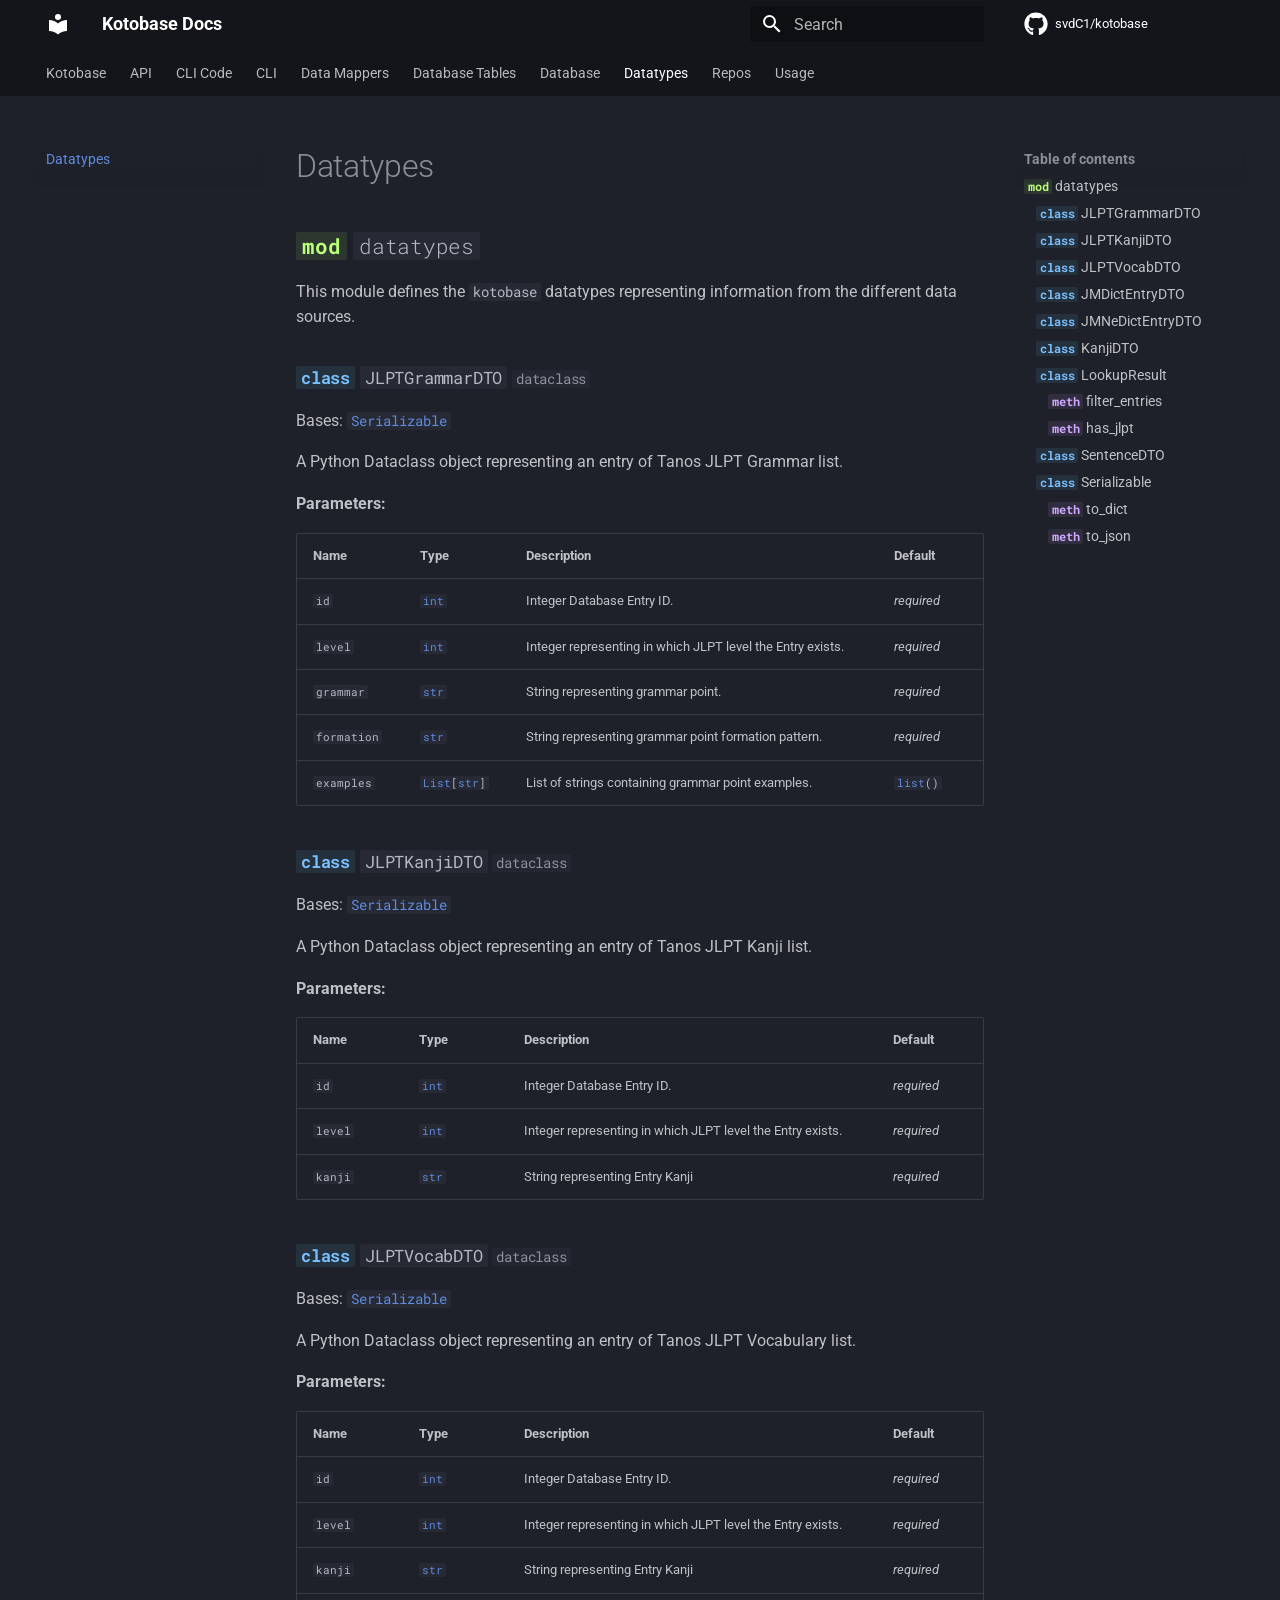
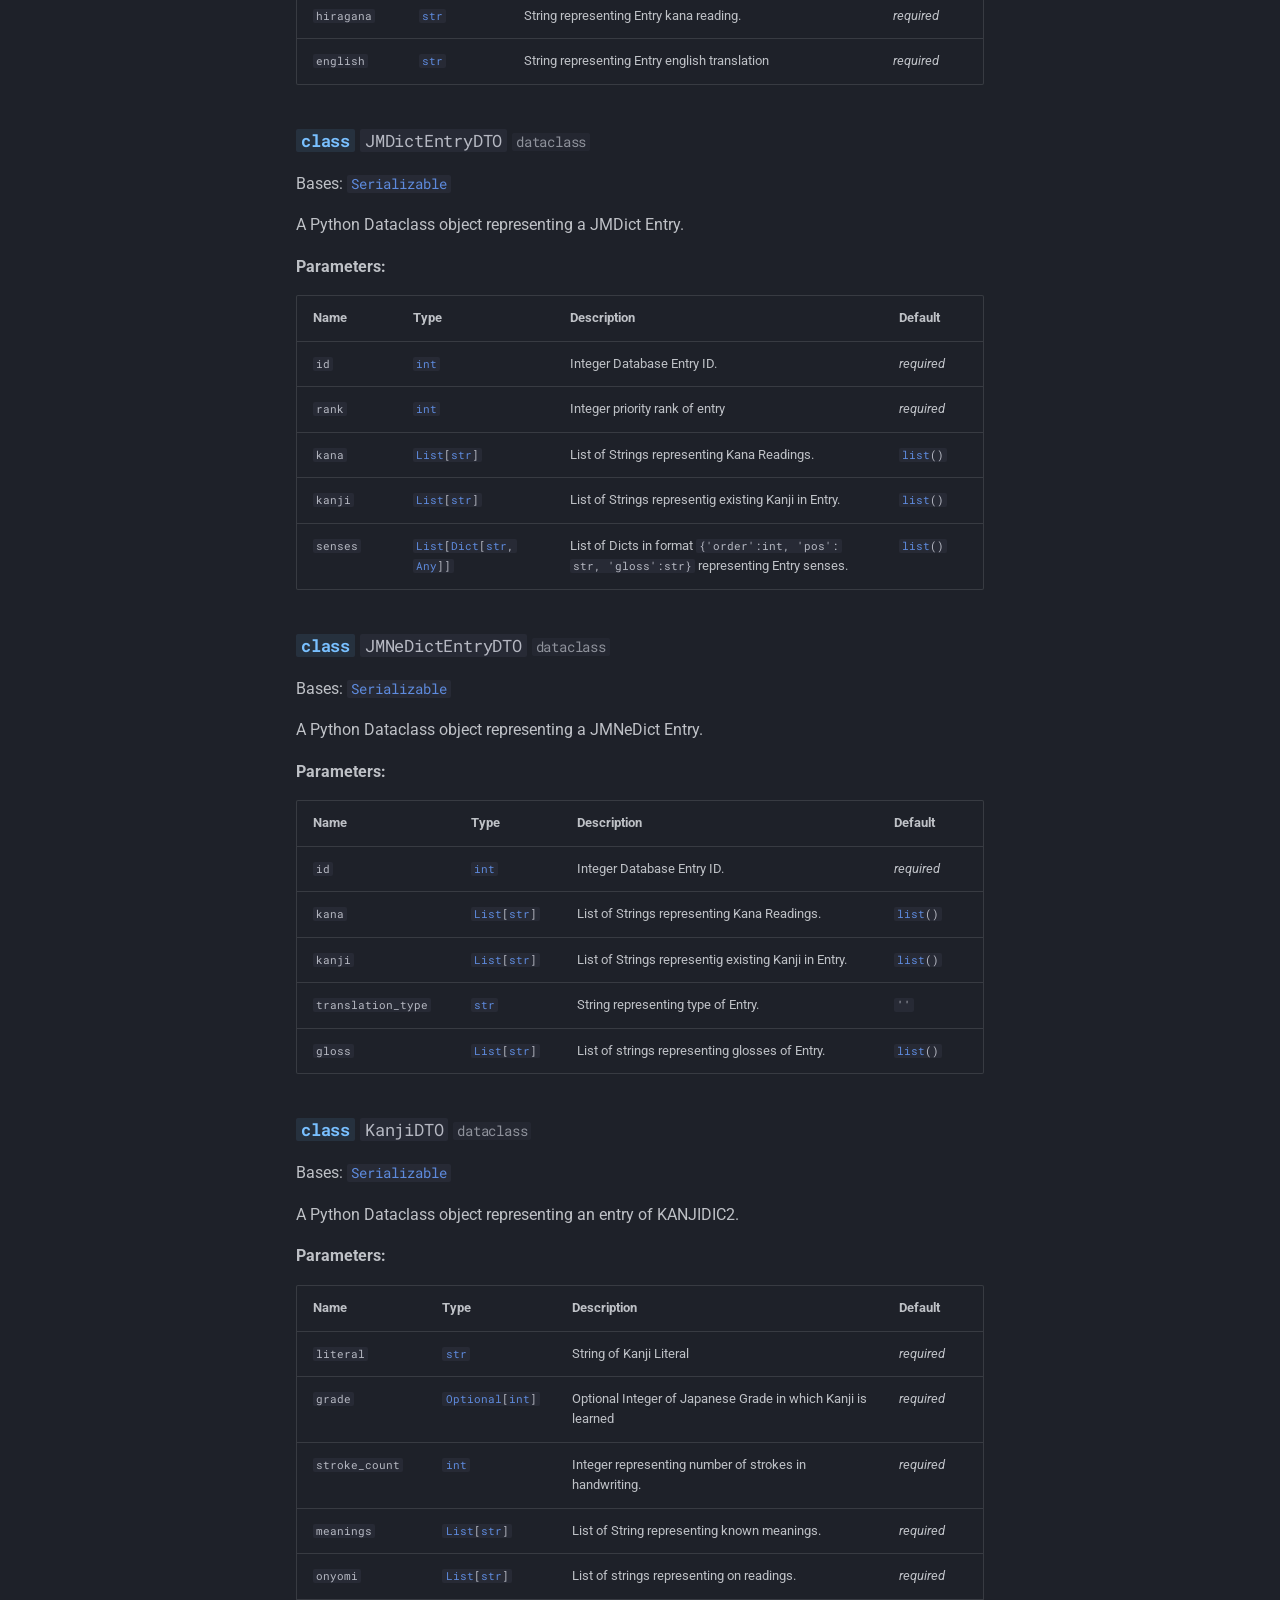
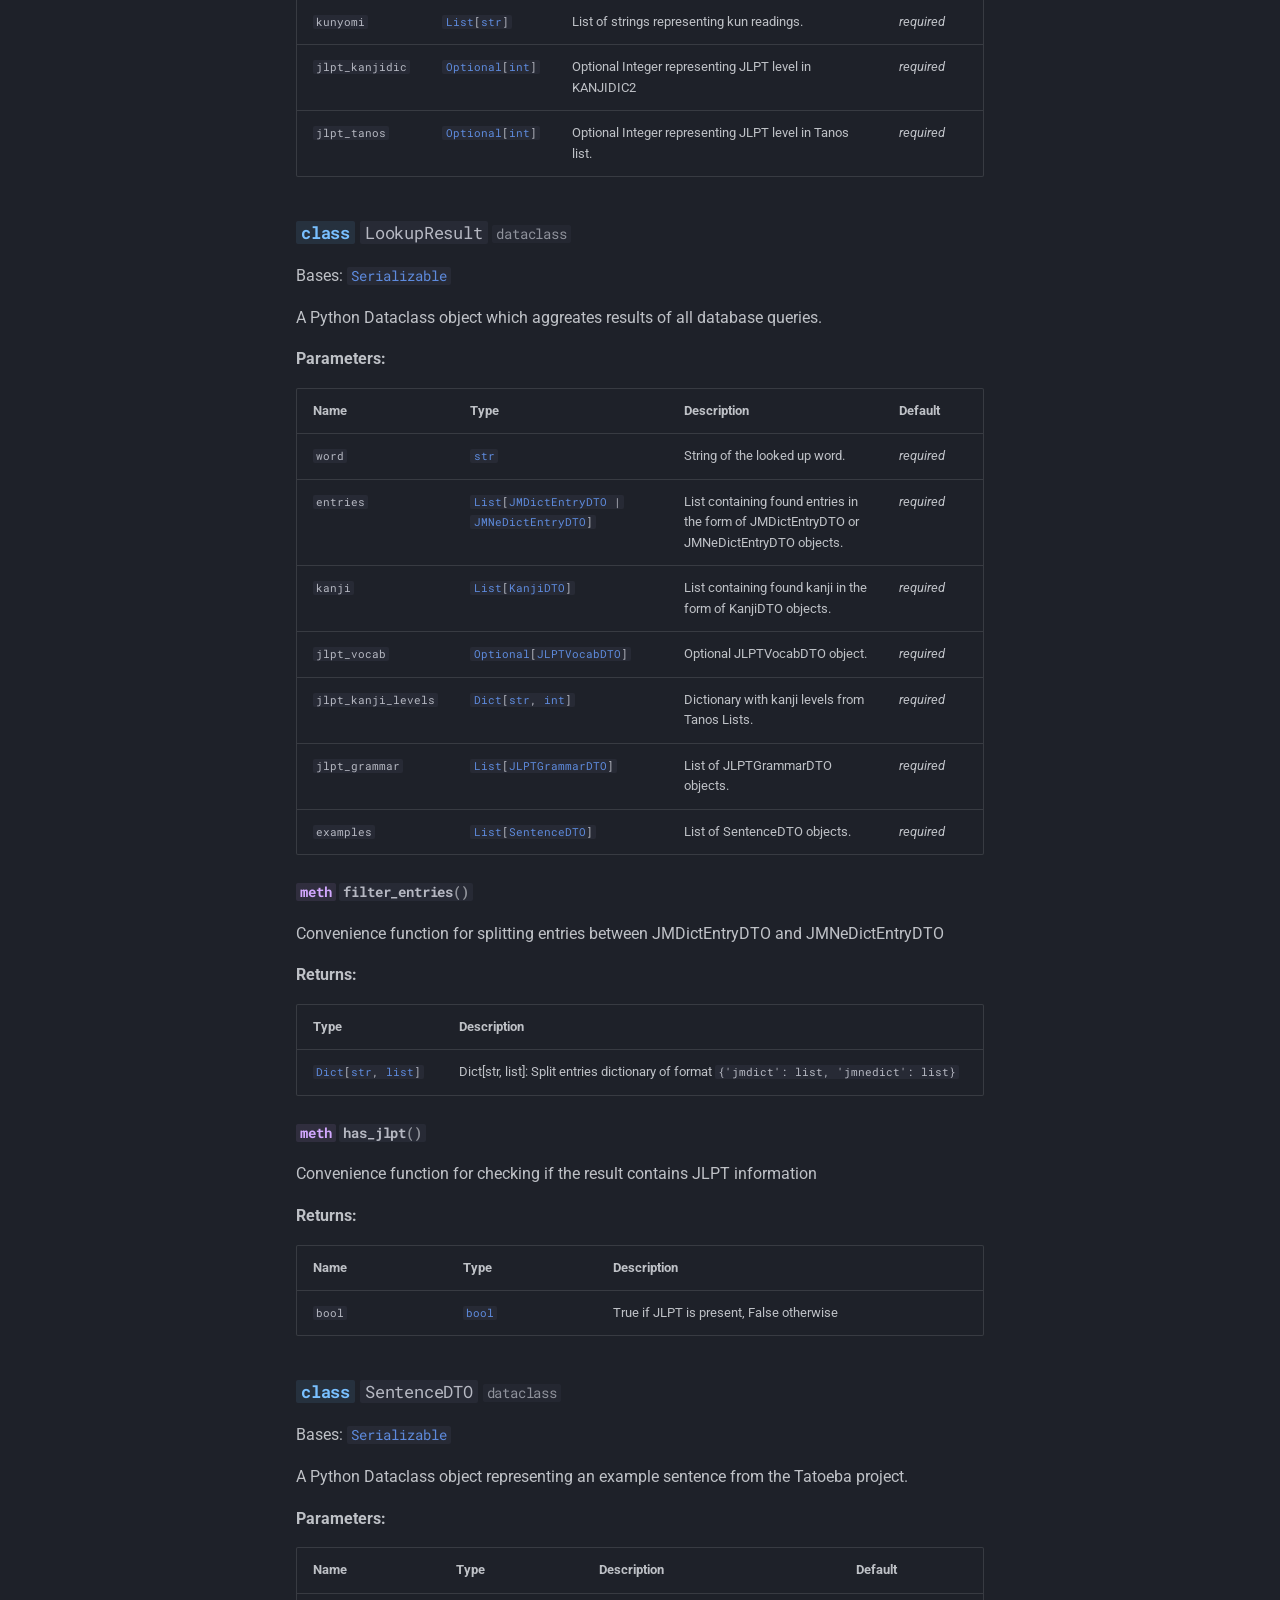
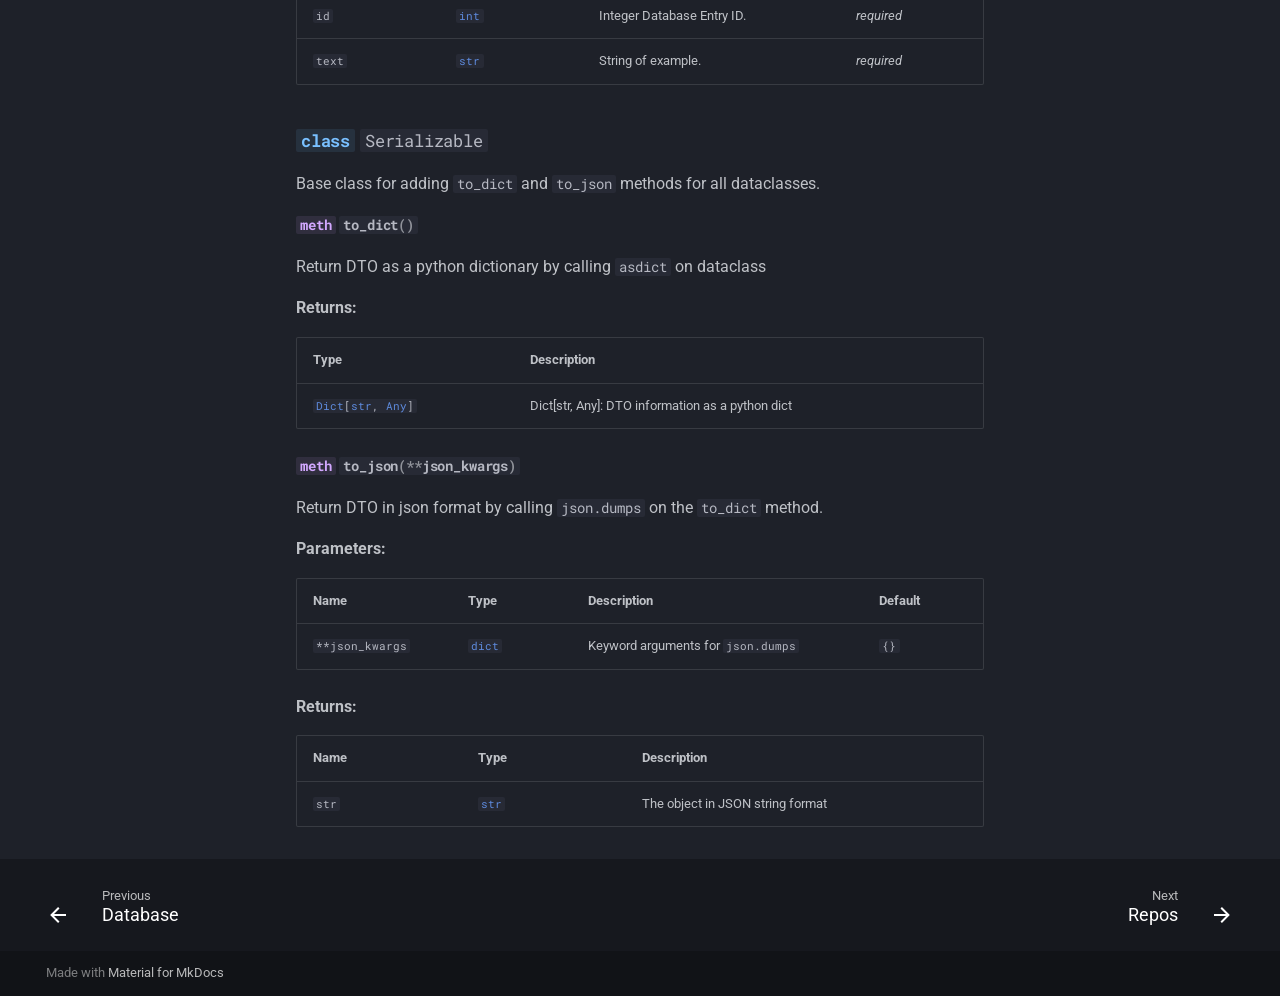
<file: datatypes/index.html>
<!doctype html>
<html lang="en" class="no-js">
  <head>
    
      <meta charset="utf-8">
      <meta name="viewport" content="width=device-width,initial-scale=1">
      
      
      
        <link rel="canonical" href="https://svdc1.github.io/kotobase/datatypes/">
      
      
        <link rel="prev" href="../database/">
      
      
        <link rel="next" href="../repos/">
      
      
      <link rel="icon" href="../assets/images/favicon.png">
      <meta name="generator" content="mkdocs-1.6.1, mkdocs-material-9.6.14">
    
    
      
        <title>Datatypes - Kotobase Docs</title>
      
    
    
      <link rel="stylesheet" href="../assets/stylesheets/main.342714a4.min.css">
      
        
        <link rel="stylesheet" href="../assets/stylesheets/palette.06af60db.min.css">
      
      


    
    
      
    
    
      
        
        
        <link rel="preconnect" href="https://fonts.gstatic.com" crossorigin>
        <link rel="stylesheet" href="https://fonts.googleapis.com/css?family=Roboto:300,300i,400,400i,700,700i%7CRoboto+Mono:400,400i,700,700i&display=fallback">
        <style>:root{--md-text-font:"Roboto";--md-code-font:"Roboto Mono"}</style>
      
    
    
      <link rel="stylesheet" href="../assets/_mkdocstrings.css">
    
    <script>__md_scope=new URL("..",location),__md_hash=e=>[...e].reduce(((e,_)=>(e<<5)-e+_.charCodeAt(0)),0),__md_get=(e,_=localStorage,t=__md_scope)=>JSON.parse(_.getItem(t.pathname+"."+e)),__md_set=(e,_,t=localStorage,a=__md_scope)=>{try{t.setItem(a.pathname+"."+e,JSON.stringify(_))}catch(e){}}</script>
    
      

    
    
    
  </head>
  
  
    
    
      
    
    
    
    
    <body dir="ltr" data-md-color-scheme="slate" data-md-color-primary="black" data-md-color-accent="deep-purple">
  
    
    <input class="md-toggle" data-md-toggle="drawer" type="checkbox" id="__drawer" autocomplete="off">
    <input class="md-toggle" data-md-toggle="search" type="checkbox" id="__search" autocomplete="off">
    <label class="md-overlay" for="__drawer"></label>
    <div data-md-component="skip">
      
        
        <a href="#kotobase.core.datatypes" class="md-skip">
          Skip to content
        </a>
      
    </div>
    <div data-md-component="announce">
      
    </div>
    
    
      

<header class="md-header" data-md-component="header">
  <nav class="md-header__inner md-grid" aria-label="Header">
    <a href=".." title="Kotobase Docs" class="md-header__button md-logo" aria-label="Kotobase Docs" data-md-component="logo">
      
  
  <svg xmlns="http://www.w3.org/2000/svg" viewBox="0 0 24 24"><path d="M12 8a3 3 0 0 0 3-3 3 3 0 0 0-3-3 3 3 0 0 0-3 3 3 3 0 0 0 3 3m0 3.54C9.64 9.35 6.5 8 3 8v11c3.5 0 6.64 1.35 9 3.54 2.36-2.19 5.5-3.54 9-3.54V8c-3.5 0-6.64 1.35-9 3.54"/></svg>

    </a>
    <label class="md-header__button md-icon" for="__drawer">
      
      <svg xmlns="http://www.w3.org/2000/svg" viewBox="0 0 24 24"><path d="M3 6h18v2H3zm0 5h18v2H3zm0 5h18v2H3z"/></svg>
    </label>
    <div class="md-header__title" data-md-component="header-title">
      <div class="md-header__ellipsis">
        <div class="md-header__topic">
          <span class="md-ellipsis">
            Kotobase Docs
          </span>
        </div>
        <div class="md-header__topic" data-md-component="header-topic">
          <span class="md-ellipsis">
            
              Datatypes
            
          </span>
        </div>
      </div>
    </div>
    
      
        <form class="md-header__option" data-md-component="palette">
  
    
    
    
    <input class="md-option" data-md-color-media="" data-md-color-scheme="slate" data-md-color-primary="black" data-md-color-accent="deep-purple"  aria-hidden="true"  type="radio" name="__palette" id="__palette_0">
    
  
</form>
      
    
    
      <script>var palette=__md_get("__palette");if(palette&&palette.color){if("(prefers-color-scheme)"===palette.color.media){var media=matchMedia("(prefers-color-scheme: light)"),input=document.querySelector(media.matches?"[data-md-color-media='(prefers-color-scheme: light)']":"[data-md-color-media='(prefers-color-scheme: dark)']");palette.color.media=input.getAttribute("data-md-color-media"),palette.color.scheme=input.getAttribute("data-md-color-scheme"),palette.color.primary=input.getAttribute("data-md-color-primary"),palette.color.accent=input.getAttribute("data-md-color-accent")}for(var[key,value]of Object.entries(palette.color))document.body.setAttribute("data-md-color-"+key,value)}</script>
    
    
    
      
      
        <label class="md-header__button md-icon" for="__search">
          
          <svg xmlns="http://www.w3.org/2000/svg" viewBox="0 0 24 24"><path d="M9.5 3A6.5 6.5 0 0 1 16 9.5c0 1.61-.59 3.09-1.56 4.23l.27.27h.79l5 5-1.5 1.5-5-5v-.79l-.27-.27A6.52 6.52 0 0 1 9.5 16 6.5 6.5 0 0 1 3 9.5 6.5 6.5 0 0 1 9.5 3m0 2C7 5 5 7 5 9.5S7 14 9.5 14 14 12 14 9.5 12 5 9.5 5"/></svg>
        </label>
        <div class="md-search" data-md-component="search" role="dialog">
  <label class="md-search__overlay" for="__search"></label>
  <div class="md-search__inner" role="search">
    <form class="md-search__form" name="search">
      <input type="text" class="md-search__input" name="query" aria-label="Search" placeholder="Search" autocapitalize="off" autocorrect="off" autocomplete="off" spellcheck="false" data-md-component="search-query" required>
      <label class="md-search__icon md-icon" for="__search">
        
        <svg xmlns="http://www.w3.org/2000/svg" viewBox="0 0 24 24"><path d="M9.5 3A6.5 6.5 0 0 1 16 9.5c0 1.61-.59 3.09-1.56 4.23l.27.27h.79l5 5-1.5 1.5-5-5v-.79l-.27-.27A6.52 6.52 0 0 1 9.5 16 6.5 6.5 0 0 1 3 9.5 6.5 6.5 0 0 1 9.5 3m0 2C7 5 5 7 5 9.5S7 14 9.5 14 14 12 14 9.5 12 5 9.5 5"/></svg>
        
        <svg xmlns="http://www.w3.org/2000/svg" viewBox="0 0 24 24"><path d="M20 11v2H8l5.5 5.5-1.42 1.42L4.16 12l7.92-7.92L13.5 5.5 8 11z"/></svg>
      </label>
      <nav class="md-search__options" aria-label="Search">
        
        <button type="reset" class="md-search__icon md-icon" title="Clear" aria-label="Clear" tabindex="-1">
          
          <svg xmlns="http://www.w3.org/2000/svg" viewBox="0 0 24 24"><path d="M19 6.41 17.59 5 12 10.59 6.41 5 5 6.41 10.59 12 5 17.59 6.41 19 12 13.41 17.59 19 19 17.59 13.41 12z"/></svg>
        </button>
      </nav>
      
        <div class="md-search__suggest" data-md-component="search-suggest"></div>
      
    </form>
    <div class="md-search__output">
      <div class="md-search__scrollwrap" tabindex="0" data-md-scrollfix>
        <div class="md-search-result" data-md-component="search-result">
          <div class="md-search-result__meta">
            Initializing search
          </div>
          <ol class="md-search-result__list" role="presentation"></ol>
        </div>
      </div>
    </div>
  </div>
</div>
      
    
    
      <div class="md-header__source">
        <a href="https://github.com/svdC1/kotobase" title="Go to repository" class="md-source" data-md-component="source">
  <div class="md-source__icon md-icon">
    
    <svg xmlns="http://www.w3.org/2000/svg" viewBox="0 0 496 512"><!--! Font Awesome Free 6.7.2 by @fontawesome - https://fontawesome.com License - https://fontawesome.com/license/free (Icons: CC BY 4.0, Fonts: SIL OFL 1.1, Code: MIT License) Copyright 2024 Fonticons, Inc.--><path d="M165.9 397.4c0 2-2.3 3.6-5.2 3.6-3.3.3-5.6-1.3-5.6-3.6 0-2 2.3-3.6 5.2-3.6 3-.3 5.6 1.3 5.6 3.6m-31.1-4.5c-.7 2 1.3 4.3 4.3 4.9 2.6 1 5.6 0 6.2-2s-1.3-4.3-4.3-5.2c-2.6-.7-5.5.3-6.2 2.3m44.2-1.7c-2.9.7-4.9 2.6-4.6 4.9.3 2 2.9 3.3 5.9 2.6 2.9-.7 4.9-2.6 4.6-4.6-.3-1.9-3-3.2-5.9-2.9M244.8 8C106.1 8 0 113.3 0 252c0 110.9 69.8 205.8 169.5 239.2 12.8 2.3 17.3-5.6 17.3-12.1 0-6.2-.3-40.4-.3-61.4 0 0-70 15-84.7-29.8 0 0-11.4-29.1-27.8-36.6 0 0-22.9-15.7 1.6-15.4 0 0 24.9 2 38.6 25.8 21.9 38.6 58.6 27.5 72.9 20.9 2.3-16 8.8-27.1 16-33.7-55.9-6.2-112.3-14.3-112.3-110.5 0-27.5 7.6-41.3 23.6-58.9-2.6-6.5-11.1-33.3 2.6-67.9 20.9-6.5 69 27 69 27 20-5.6 41.5-8.5 62.8-8.5s42.8 2.9 62.8 8.5c0 0 48.1-33.6 69-27 13.7 34.7 5.2 61.4 2.6 67.9 16 17.7 25.8 31.5 25.8 58.9 0 96.5-58.9 104.2-114.8 110.5 9.2 7.9 17 22.9 17 46.4 0 33.7-.3 75.4-.3 83.6 0 6.5 4.6 14.4 17.3 12.1C428.2 457.8 496 362.9 496 252 496 113.3 383.5 8 244.8 8M97.2 352.9c-1.3 1-1 3.3.7 5.2 1.6 1.6 3.9 2.3 5.2 1 1.3-1 1-3.3-.7-5.2-1.6-1.6-3.9-2.3-5.2-1m-10.8-8.1c-.7 1.3.3 2.9 2.3 3.9 1.6 1 3.6.7 4.3-.7.7-1.3-.3-2.9-2.3-3.9-2-.6-3.6-.3-4.3.7m32.4 35.6c-1.6 1.3-1 4.3 1.3 6.2 2.3 2.3 5.2 2.6 6.5 1 1.3-1.3.7-4.3-1.3-6.2-2.2-2.3-5.2-2.6-6.5-1m-11.4-14.7c-1.6 1-1.6 3.6 0 5.9s4.3 3.3 5.6 2.3c1.6-1.3 1.6-3.9 0-6.2-1.4-2.3-4-3.3-5.6-2"/></svg>
  </div>
  <div class="md-source__repository">
    svdC1/kotobase
  </div>
</a>
      </div>
    
  </nav>
  
</header>
    
    <div class="md-container" data-md-component="container">
      
      
        
          
            
<nav class="md-tabs" aria-label="Tabs" data-md-component="tabs">
  <div class="md-grid">
    <ul class="md-tabs__list">
      
        
  
  
  
  
    <li class="md-tabs__item">
      <a href=".." class="md-tabs__link">
        
  
  
    
  
  Kotobase

      </a>
    </li>
  

      
        
  
  
  
  
    <li class="md-tabs__item">
      <a href="../API/" class="md-tabs__link">
        
  
  
    
  
  API

      </a>
    </li>
  

      
        
  
  
  
  
    <li class="md-tabs__item">
      <a href="../CLI%20_Code/" class="md-tabs__link">
        
  
  
    
  
  CLI  Code

      </a>
    </li>
  

      
        
  
  
  
  
    <li class="md-tabs__item">
      <a href="../CLI/" class="md-tabs__link">
        
  
  
    
  
  CLI

      </a>
    </li>
  

      
        
  
  
  
  
    <li class="md-tabs__item">
      <a href="../Data_Mappers/" class="md-tabs__link">
        
  
  
    
  
  Data Mappers

      </a>
    </li>
  

      
        
  
  
  
  
    <li class="md-tabs__item">
      <a href="../Database_Tables/" class="md-tabs__link">
        
  
  
    
  
  Database Tables

      </a>
    </li>
  

      
        
  
  
  
  
    <li class="md-tabs__item">
      <a href="../database/" class="md-tabs__link">
        
  
  
    
  
  Database

      </a>
    </li>
  

      
        
  
  
  
    
  
  
    <li class="md-tabs__item md-tabs__item--active">
      <a href="./" class="md-tabs__link">
        
  
  
    
  
  Datatypes

      </a>
    </li>
  

      
        
  
  
  
  
    <li class="md-tabs__item">
      <a href="../repos/" class="md-tabs__link">
        
  
  
    
  
  Repos

      </a>
    </li>
  

      
        
  
  
  
  
    <li class="md-tabs__item">
      <a href="../usage/" class="md-tabs__link">
        
  
  
    
  
  Usage

      </a>
    </li>
  

      
    </ul>
  </div>
</nav>
          
        
      
      <main class="md-main" data-md-component="main">
        <div class="md-main__inner md-grid">
          
            
              
              <div class="md-sidebar md-sidebar--primary" data-md-component="sidebar" data-md-type="navigation" >
                <div class="md-sidebar__scrollwrap">
                  <div class="md-sidebar__inner">
                    


  


<nav class="md-nav md-nav--primary md-nav--lifted" aria-label="Navigation" data-md-level="0">
  <label class="md-nav__title" for="__drawer">
    <a href=".." title="Kotobase Docs" class="md-nav__button md-logo" aria-label="Kotobase Docs" data-md-component="logo">
      
  
  <svg xmlns="http://www.w3.org/2000/svg" viewBox="0 0 24 24"><path d="M12 8a3 3 0 0 0 3-3 3 3 0 0 0-3-3 3 3 0 0 0-3 3 3 3 0 0 0 3 3m0 3.54C9.64 9.35 6.5 8 3 8v11c3.5 0 6.64 1.35 9 3.54 2.36-2.19 5.5-3.54 9-3.54V8c-3.5 0-6.64 1.35-9 3.54"/></svg>

    </a>
    Kotobase Docs
  </label>
  
    <div class="md-nav__source">
      <a href="https://github.com/svdC1/kotobase" title="Go to repository" class="md-source" data-md-component="source">
  <div class="md-source__icon md-icon">
    
    <svg xmlns="http://www.w3.org/2000/svg" viewBox="0 0 496 512"><!--! Font Awesome Free 6.7.2 by @fontawesome - https://fontawesome.com License - https://fontawesome.com/license/free (Icons: CC BY 4.0, Fonts: SIL OFL 1.1, Code: MIT License) Copyright 2024 Fonticons, Inc.--><path d="M165.9 397.4c0 2-2.3 3.6-5.2 3.6-3.3.3-5.6-1.3-5.6-3.6 0-2 2.3-3.6 5.2-3.6 3-.3 5.6 1.3 5.6 3.6m-31.1-4.5c-.7 2 1.3 4.3 4.3 4.9 2.6 1 5.6 0 6.2-2s-1.3-4.3-4.3-5.2c-2.6-.7-5.5.3-6.2 2.3m44.2-1.7c-2.9.7-4.9 2.6-4.6 4.9.3 2 2.9 3.3 5.9 2.6 2.9-.7 4.9-2.6 4.6-4.6-.3-1.9-3-3.2-5.9-2.9M244.8 8C106.1 8 0 113.3 0 252c0 110.9 69.8 205.8 169.5 239.2 12.8 2.3 17.3-5.6 17.3-12.1 0-6.2-.3-40.4-.3-61.4 0 0-70 15-84.7-29.8 0 0-11.4-29.1-27.8-36.6 0 0-22.9-15.7 1.6-15.4 0 0 24.9 2 38.6 25.8 21.9 38.6 58.6 27.5 72.9 20.9 2.3-16 8.8-27.1 16-33.7-55.9-6.2-112.3-14.3-112.3-110.5 0-27.5 7.6-41.3 23.6-58.9-2.6-6.5-11.1-33.3 2.6-67.9 20.9-6.5 69 27 69 27 20-5.6 41.5-8.5 62.8-8.5s42.8 2.9 62.8 8.5c0 0 48.1-33.6 69-27 13.7 34.7 5.2 61.4 2.6 67.9 16 17.7 25.8 31.5 25.8 58.9 0 96.5-58.9 104.2-114.8 110.5 9.2 7.9 17 22.9 17 46.4 0 33.7-.3 75.4-.3 83.6 0 6.5 4.6 14.4 17.3 12.1C428.2 457.8 496 362.9 496 252 496 113.3 383.5 8 244.8 8M97.2 352.9c-1.3 1-1 3.3.7 5.2 1.6 1.6 3.9 2.3 5.2 1 1.3-1 1-3.3-.7-5.2-1.6-1.6-3.9-2.3-5.2-1m-10.8-8.1c-.7 1.3.3 2.9 2.3 3.9 1.6 1 3.6.7 4.3-.7.7-1.3-.3-2.9-2.3-3.9-2-.6-3.6-.3-4.3.7m32.4 35.6c-1.6 1.3-1 4.3 1.3 6.2 2.3 2.3 5.2 2.6 6.5 1 1.3-1.3.7-4.3-1.3-6.2-2.2-2.3-5.2-2.6-6.5-1m-11.4-14.7c-1.6 1-1.6 3.6 0 5.9s4.3 3.3 5.6 2.3c1.6-1.3 1.6-3.9 0-6.2-1.4-2.3-4-3.3-5.6-2"/></svg>
  </div>
  <div class="md-source__repository">
    svdC1/kotobase
  </div>
</a>
    </div>
  
  <ul class="md-nav__list" data-md-scrollfix>
    
      
      
  
  
  
  
    <li class="md-nav__item">
      <a href=".." class="md-nav__link">
        
  
  
  <span class="md-ellipsis">
    Kotobase
    
  </span>
  

      </a>
    </li>
  

    
      
      
  
  
  
  
    <li class="md-nav__item">
      <a href="../API/" class="md-nav__link">
        
  
  
  <span class="md-ellipsis">
    API
    
  </span>
  

      </a>
    </li>
  

    
      
      
  
  
  
  
    <li class="md-nav__item">
      <a href="../CLI%20_Code/" class="md-nav__link">
        
  
  
  <span class="md-ellipsis">
    CLI  Code
    
  </span>
  

      </a>
    </li>
  

    
      
      
  
  
  
  
    <li class="md-nav__item">
      <a href="../CLI/" class="md-nav__link">
        
  
  
  <span class="md-ellipsis">
    CLI
    
  </span>
  

      </a>
    </li>
  

    
      
      
  
  
  
  
    <li class="md-nav__item">
      <a href="../Data_Mappers/" class="md-nav__link">
        
  
  
  <span class="md-ellipsis">
    Data Mappers
    
  </span>
  

      </a>
    </li>
  

    
      
      
  
  
  
  
    <li class="md-nav__item">
      <a href="../Database_Tables/" class="md-nav__link">
        
  
  
  <span class="md-ellipsis">
    Database Tables
    
  </span>
  

      </a>
    </li>
  

    
      
      
  
  
  
  
    <li class="md-nav__item">
      <a href="../database/" class="md-nav__link">
        
  
  
  <span class="md-ellipsis">
    Database
    
  </span>
  

      </a>
    </li>
  

    
      
      
  
  
    
  
  
  
    <li class="md-nav__item md-nav__item--active">
      
      <input class="md-nav__toggle md-toggle" type="checkbox" id="__toc">
      
      
      
        <label class="md-nav__link md-nav__link--active" for="__toc">
          
  
  
  <span class="md-ellipsis">
    Datatypes
    
  </span>
  

          <span class="md-nav__icon md-icon"></span>
        </label>
      
      <a href="./" class="md-nav__link md-nav__link--active">
        
  
  
  <span class="md-ellipsis">
    Datatypes
    
  </span>
  

      </a>
      
        

<nav class="md-nav md-nav--secondary" aria-label="Table of contents">
  
  
  
  
    <label class="md-nav__title" for="__toc">
      <span class="md-nav__icon md-icon"></span>
      Table of contents
    </label>
    <ul class="md-nav__list" data-md-component="toc" data-md-scrollfix>
      
        <li class="md-nav__item">
  <a href="#kotobase.core.datatypes" class="md-nav__link">
    <span class="md-ellipsis">
      <code class="doc-symbol doc-symbol-toc doc-symbol-module"></code>&nbsp;datatypes
    </span>
  </a>
  
    <nav class="md-nav" aria-label=" datatypes">
      <ul class="md-nav__list">
        
          <li class="md-nav__item">
  <a href="#kotobase.core.datatypes.JLPTGrammarDTO" class="md-nav__link">
    <span class="md-ellipsis">
      <code class="doc-symbol doc-symbol-toc doc-symbol-class"></code>&nbsp;JLPTGrammarDTO
    </span>
  </a>
  
</li>
        
          <li class="md-nav__item">
  <a href="#kotobase.core.datatypes.JLPTKanjiDTO" class="md-nav__link">
    <span class="md-ellipsis">
      <code class="doc-symbol doc-symbol-toc doc-symbol-class"></code>&nbsp;JLPTKanjiDTO
    </span>
  </a>
  
</li>
        
          <li class="md-nav__item">
  <a href="#kotobase.core.datatypes.JLPTVocabDTO" class="md-nav__link">
    <span class="md-ellipsis">
      <code class="doc-symbol doc-symbol-toc doc-symbol-class"></code>&nbsp;JLPTVocabDTO
    </span>
  </a>
  
</li>
        
          <li class="md-nav__item">
  <a href="#kotobase.core.datatypes.JMDictEntryDTO" class="md-nav__link">
    <span class="md-ellipsis">
      <code class="doc-symbol doc-symbol-toc doc-symbol-class"></code>&nbsp;JMDictEntryDTO
    </span>
  </a>
  
</li>
        
          <li class="md-nav__item">
  <a href="#kotobase.core.datatypes.JMNeDictEntryDTO" class="md-nav__link">
    <span class="md-ellipsis">
      <code class="doc-symbol doc-symbol-toc doc-symbol-class"></code>&nbsp;JMNeDictEntryDTO
    </span>
  </a>
  
</li>
        
          <li class="md-nav__item">
  <a href="#kotobase.core.datatypes.KanjiDTO" class="md-nav__link">
    <span class="md-ellipsis">
      <code class="doc-symbol doc-symbol-toc doc-symbol-class"></code>&nbsp;KanjiDTO
    </span>
  </a>
  
</li>
        
          <li class="md-nav__item">
  <a href="#kotobase.core.datatypes.LookupResult" class="md-nav__link">
    <span class="md-ellipsis">
      <code class="doc-symbol doc-symbol-toc doc-symbol-class"></code>&nbsp;LookupResult
    </span>
  </a>
  
    <nav class="md-nav" aria-label=" LookupResult">
      <ul class="md-nav__list">
        
          <li class="md-nav__item">
  <a href="#kotobase.core.datatypes.LookupResult.filter_entries" class="md-nav__link">
    <span class="md-ellipsis">
      <code class="doc-symbol doc-symbol-toc doc-symbol-method"></code>&nbsp;filter_entries
    </span>
  </a>
  
</li>
        
          <li class="md-nav__item">
  <a href="#kotobase.core.datatypes.LookupResult.has_jlpt" class="md-nav__link">
    <span class="md-ellipsis">
      <code class="doc-symbol doc-symbol-toc doc-symbol-method"></code>&nbsp;has_jlpt
    </span>
  </a>
  
</li>
        
      </ul>
    </nav>
  
</li>
        
          <li class="md-nav__item">
  <a href="#kotobase.core.datatypes.SentenceDTO" class="md-nav__link">
    <span class="md-ellipsis">
      <code class="doc-symbol doc-symbol-toc doc-symbol-class"></code>&nbsp;SentenceDTO
    </span>
  </a>
  
</li>
        
          <li class="md-nav__item">
  <a href="#kotobase.core.datatypes.Serializable" class="md-nav__link">
    <span class="md-ellipsis">
      <code class="doc-symbol doc-symbol-toc doc-symbol-class"></code>&nbsp;Serializable
    </span>
  </a>
  
    <nav class="md-nav" aria-label=" Serializable">
      <ul class="md-nav__list">
        
          <li class="md-nav__item">
  <a href="#kotobase.core.datatypes.Serializable.to_dict" class="md-nav__link">
    <span class="md-ellipsis">
      <code class="doc-symbol doc-symbol-toc doc-symbol-method"></code>&nbsp;to_dict
    </span>
  </a>
  
</li>
        
          <li class="md-nav__item">
  <a href="#kotobase.core.datatypes.Serializable.to_json" class="md-nav__link">
    <span class="md-ellipsis">
      <code class="doc-symbol doc-symbol-toc doc-symbol-method"></code>&nbsp;to_json
    </span>
  </a>
  
</li>
        
      </ul>
    </nav>
  
</li>
        
      </ul>
    </nav>
  
</li>
      
    </ul>
  
</nav>
      
    </li>
  

    
      
      
  
  
  
  
    <li class="md-nav__item">
      <a href="../repos/" class="md-nav__link">
        
  
  
  <span class="md-ellipsis">
    Repos
    
  </span>
  

      </a>
    </li>
  

    
      
      
  
  
  
  
    <li class="md-nav__item">
      <a href="../usage/" class="md-nav__link">
        
  
  
  <span class="md-ellipsis">
    Usage
    
  </span>
  

      </a>
    </li>
  

    
  </ul>
</nav>
                  </div>
                </div>
              </div>
            
            
              
              <div class="md-sidebar md-sidebar--secondary" data-md-component="sidebar" data-md-type="toc" >
                <div class="md-sidebar__scrollwrap">
                  <div class="md-sidebar__inner">
                    

<nav class="md-nav md-nav--secondary" aria-label="Table of contents">
  
  
  
  
    <label class="md-nav__title" for="__toc">
      <span class="md-nav__icon md-icon"></span>
      Table of contents
    </label>
    <ul class="md-nav__list" data-md-component="toc" data-md-scrollfix>
      
        <li class="md-nav__item">
  <a href="#kotobase.core.datatypes" class="md-nav__link">
    <span class="md-ellipsis">
      <code class="doc-symbol doc-symbol-toc doc-symbol-module"></code>&nbsp;datatypes
    </span>
  </a>
  
    <nav class="md-nav" aria-label=" datatypes">
      <ul class="md-nav__list">
        
          <li class="md-nav__item">
  <a href="#kotobase.core.datatypes.JLPTGrammarDTO" class="md-nav__link">
    <span class="md-ellipsis">
      <code class="doc-symbol doc-symbol-toc doc-symbol-class"></code>&nbsp;JLPTGrammarDTO
    </span>
  </a>
  
</li>
        
          <li class="md-nav__item">
  <a href="#kotobase.core.datatypes.JLPTKanjiDTO" class="md-nav__link">
    <span class="md-ellipsis">
      <code class="doc-symbol doc-symbol-toc doc-symbol-class"></code>&nbsp;JLPTKanjiDTO
    </span>
  </a>
  
</li>
        
          <li class="md-nav__item">
  <a href="#kotobase.core.datatypes.JLPTVocabDTO" class="md-nav__link">
    <span class="md-ellipsis">
      <code class="doc-symbol doc-symbol-toc doc-symbol-class"></code>&nbsp;JLPTVocabDTO
    </span>
  </a>
  
</li>
        
          <li class="md-nav__item">
  <a href="#kotobase.core.datatypes.JMDictEntryDTO" class="md-nav__link">
    <span class="md-ellipsis">
      <code class="doc-symbol doc-symbol-toc doc-symbol-class"></code>&nbsp;JMDictEntryDTO
    </span>
  </a>
  
</li>
        
          <li class="md-nav__item">
  <a href="#kotobase.core.datatypes.JMNeDictEntryDTO" class="md-nav__link">
    <span class="md-ellipsis">
      <code class="doc-symbol doc-symbol-toc doc-symbol-class"></code>&nbsp;JMNeDictEntryDTO
    </span>
  </a>
  
</li>
        
          <li class="md-nav__item">
  <a href="#kotobase.core.datatypes.KanjiDTO" class="md-nav__link">
    <span class="md-ellipsis">
      <code class="doc-symbol doc-symbol-toc doc-symbol-class"></code>&nbsp;KanjiDTO
    </span>
  </a>
  
</li>
        
          <li class="md-nav__item">
  <a href="#kotobase.core.datatypes.LookupResult" class="md-nav__link">
    <span class="md-ellipsis">
      <code class="doc-symbol doc-symbol-toc doc-symbol-class"></code>&nbsp;LookupResult
    </span>
  </a>
  
    <nav class="md-nav" aria-label=" LookupResult">
      <ul class="md-nav__list">
        
          <li class="md-nav__item">
  <a href="#kotobase.core.datatypes.LookupResult.filter_entries" class="md-nav__link">
    <span class="md-ellipsis">
      <code class="doc-symbol doc-symbol-toc doc-symbol-method"></code>&nbsp;filter_entries
    </span>
  </a>
  
</li>
        
          <li class="md-nav__item">
  <a href="#kotobase.core.datatypes.LookupResult.has_jlpt" class="md-nav__link">
    <span class="md-ellipsis">
      <code class="doc-symbol doc-symbol-toc doc-symbol-method"></code>&nbsp;has_jlpt
    </span>
  </a>
  
</li>
        
      </ul>
    </nav>
  
</li>
        
          <li class="md-nav__item">
  <a href="#kotobase.core.datatypes.SentenceDTO" class="md-nav__link">
    <span class="md-ellipsis">
      <code class="doc-symbol doc-symbol-toc doc-symbol-class"></code>&nbsp;SentenceDTO
    </span>
  </a>
  
</li>
        
          <li class="md-nav__item">
  <a href="#kotobase.core.datatypes.Serializable" class="md-nav__link">
    <span class="md-ellipsis">
      <code class="doc-symbol doc-symbol-toc doc-symbol-class"></code>&nbsp;Serializable
    </span>
  </a>
  
    <nav class="md-nav" aria-label=" Serializable">
      <ul class="md-nav__list">
        
          <li class="md-nav__item">
  <a href="#kotobase.core.datatypes.Serializable.to_dict" class="md-nav__link">
    <span class="md-ellipsis">
      <code class="doc-symbol doc-symbol-toc doc-symbol-method"></code>&nbsp;to_dict
    </span>
  </a>
  
</li>
        
          <li class="md-nav__item">
  <a href="#kotobase.core.datatypes.Serializable.to_json" class="md-nav__link">
    <span class="md-ellipsis">
      <code class="doc-symbol doc-symbol-toc doc-symbol-method"></code>&nbsp;to_json
    </span>
  </a>
  
</li>
        
      </ul>
    </nav>
  
</li>
        
      </ul>
    </nav>
  
</li>
      
    </ul>
  
</nav>
                  </div>
                </div>
              </div>
            
          
          
            <div class="md-content" data-md-component="content">
              <article class="md-content__inner md-typeset">
                
                  


  
  


  <h1>Datatypes</h1>

<div class="doc doc-object doc-module">



<h2 id="kotobase.core.datatypes" class="doc doc-heading">
<code class="doc-symbol doc-symbol-heading doc-symbol-module"></code>            <code>datatypes</code>


<a href="#kotobase.core.datatypes" class="headerlink" title="Permanent link">&para;</a></h2>

    <div class="doc doc-contents first">

        <p>This module defines the <code>kotobase</code> datatypes representing
information from the different data sources.</p>









  <div class="doc doc-children">








<div class="doc doc-object doc-class">



<h3 id="kotobase.core.datatypes.JLPTGrammarDTO" class="doc doc-heading">
<code class="doc-symbol doc-symbol-heading doc-symbol-class"></code>            <code>JLPTGrammarDTO</code>


  <span class="doc doc-labels">
      <small class="doc doc-label doc-label-dataclass"><code>dataclass</code></small>
  </span>

<a href="#kotobase.core.datatypes.JLPTGrammarDTO" class="headerlink" title="Permanent link">&para;</a></h3>


    <div class="doc doc-contents ">
            <p class="doc doc-class-bases">
              Bases: <code><a class="autorefs autorefs-internal" title="            Serializable (kotobase.core.datatypes.Serializable)" href="#kotobase.core.datatypes.Serializable">Serializable</a></code></p>


        <p>A Python Dataclass object representing an entry of
Tanos JLPT Grammar list.</p>


<p><span class="doc-section-title">Parameters:</span></p>
    <table>
      <thead>
        <tr>
          <th>Name</th>
          <th>Type</th>
          <th>Description</th>
          <th>Default</th>
        </tr>
      </thead>
      <tbody>
          <tr class="doc-section-item">
            <td>
                <code>id</code>
            </td>
            <td>
                  <code><a class="autorefs autorefs-external" href="https://docs.python.org/3/library/functions.html#int">int</a></code>
            </td>
            <td>
              <div class="doc-md-description">
                <p>Integer Database Entry ID.</p>
              </div>
            </td>
            <td>
                <em>required</em>
            </td>
          </tr>
          <tr class="doc-section-item">
            <td>
                <code>level</code>
            </td>
            <td>
                  <code><a class="autorefs autorefs-external" href="https://docs.python.org/3/library/functions.html#int">int</a></code>
            </td>
            <td>
              <div class="doc-md-description">
                <p>Integer representing in which JLPT level the Entry exists.</p>
              </div>
            </td>
            <td>
                <em>required</em>
            </td>
          </tr>
          <tr class="doc-section-item">
            <td>
                <code>grammar</code>
            </td>
            <td>
                  <code><a class="autorefs autorefs-external" href="https://docs.python.org/3/library/stdtypes.html#str">str</a></code>
            </td>
            <td>
              <div class="doc-md-description">
                <p>String representing grammar point.</p>
              </div>
            </td>
            <td>
                <em>required</em>
            </td>
          </tr>
          <tr class="doc-section-item">
            <td>
                <code>formation</code>
            </td>
            <td>
                  <code><a class="autorefs autorefs-external" href="https://docs.python.org/3/library/stdtypes.html#str">str</a></code>
            </td>
            <td>
              <div class="doc-md-description">
                <p>String representing grammar point formation pattern.</p>
              </div>
            </td>
            <td>
                <em>required</em>
            </td>
          </tr>
          <tr class="doc-section-item">
            <td>
                <code>examples</code>
            </td>
            <td>
                  <code><a class="autorefs autorefs-external" title="typing.List" href="https://docs.python.org/3/library/typing.html#typing.List">List</a>[<a class="autorefs autorefs-external" href="https://docs.python.org/3/library/stdtypes.html#str">str</a>]</code>
            </td>
            <td>
              <div class="doc-md-description">
                <p>List of strings containing grammar point examples.</p>
              </div>
            </td>
            <td>
                  <code><a class="autorefs autorefs-external" href="https://docs.python.org/3/library/stdtypes.html#list">list</a>()</code>
            </td>
          </tr>
      </tbody>
    </table>










  <div class="doc doc-children">











  </div>

    </div>

</div>

<div class="doc doc-object doc-class">



<h3 id="kotobase.core.datatypes.JLPTKanjiDTO" class="doc doc-heading">
<code class="doc-symbol doc-symbol-heading doc-symbol-class"></code>            <code>JLPTKanjiDTO</code>


  <span class="doc doc-labels">
      <small class="doc doc-label doc-label-dataclass"><code>dataclass</code></small>
  </span>

<a href="#kotobase.core.datatypes.JLPTKanjiDTO" class="headerlink" title="Permanent link">&para;</a></h3>


    <div class="doc doc-contents ">
            <p class="doc doc-class-bases">
              Bases: <code><a class="autorefs autorefs-internal" title="            Serializable (kotobase.core.datatypes.Serializable)" href="#kotobase.core.datatypes.Serializable">Serializable</a></code></p>


        <p>A Python Dataclass object representing an entry of
Tanos JLPT Kanji list.</p>


<p><span class="doc-section-title">Parameters:</span></p>
    <table>
      <thead>
        <tr>
          <th>Name</th>
          <th>Type</th>
          <th>Description</th>
          <th>Default</th>
        </tr>
      </thead>
      <tbody>
          <tr class="doc-section-item">
            <td>
                <code>id</code>
            </td>
            <td>
                  <code><a class="autorefs autorefs-external" href="https://docs.python.org/3/library/functions.html#int">int</a></code>
            </td>
            <td>
              <div class="doc-md-description">
                <p>Integer Database Entry ID.</p>
              </div>
            </td>
            <td>
                <em>required</em>
            </td>
          </tr>
          <tr class="doc-section-item">
            <td>
                <code>level</code>
            </td>
            <td>
                  <code><a class="autorefs autorefs-external" href="https://docs.python.org/3/library/functions.html#int">int</a></code>
            </td>
            <td>
              <div class="doc-md-description">
                <p>Integer representing in which JLPT level the Entry exists.</p>
              </div>
            </td>
            <td>
                <em>required</em>
            </td>
          </tr>
          <tr class="doc-section-item">
            <td>
                <code>kanji</code>
            </td>
            <td>
                  <code><a class="autorefs autorefs-external" href="https://docs.python.org/3/library/stdtypes.html#str">str</a></code>
            </td>
            <td>
              <div class="doc-md-description">
                <p>String representing Entry Kanji</p>
              </div>
            </td>
            <td>
                <em>required</em>
            </td>
          </tr>
      </tbody>
    </table>










  <div class="doc doc-children">











  </div>

    </div>

</div>

<div class="doc doc-object doc-class">



<h3 id="kotobase.core.datatypes.JLPTVocabDTO" class="doc doc-heading">
<code class="doc-symbol doc-symbol-heading doc-symbol-class"></code>            <code>JLPTVocabDTO</code>


  <span class="doc doc-labels">
      <small class="doc doc-label doc-label-dataclass"><code>dataclass</code></small>
  </span>

<a href="#kotobase.core.datatypes.JLPTVocabDTO" class="headerlink" title="Permanent link">&para;</a></h3>


    <div class="doc doc-contents ">
            <p class="doc doc-class-bases">
              Bases: <code><a class="autorefs autorefs-internal" title="            Serializable (kotobase.core.datatypes.Serializable)" href="#kotobase.core.datatypes.Serializable">Serializable</a></code></p>


        <p>A Python Dataclass object representing an entry of
Tanos JLPT Vocabulary list.</p>


<p><span class="doc-section-title">Parameters:</span></p>
    <table>
      <thead>
        <tr>
          <th>Name</th>
          <th>Type</th>
          <th>Description</th>
          <th>Default</th>
        </tr>
      </thead>
      <tbody>
          <tr class="doc-section-item">
            <td>
                <code>id</code>
            </td>
            <td>
                  <code><a class="autorefs autorefs-external" href="https://docs.python.org/3/library/functions.html#int">int</a></code>
            </td>
            <td>
              <div class="doc-md-description">
                <p>Integer Database Entry ID.</p>
              </div>
            </td>
            <td>
                <em>required</em>
            </td>
          </tr>
          <tr class="doc-section-item">
            <td>
                <code>level</code>
            </td>
            <td>
                  <code><a class="autorefs autorefs-external" href="https://docs.python.org/3/library/functions.html#int">int</a></code>
            </td>
            <td>
              <div class="doc-md-description">
                <p>Integer representing in which JLPT level the Entry exists.</p>
              </div>
            </td>
            <td>
                <em>required</em>
            </td>
          </tr>
          <tr class="doc-section-item">
            <td>
                <code>kanji</code>
            </td>
            <td>
                  <code><a class="autorefs autorefs-external" href="https://docs.python.org/3/library/stdtypes.html#str">str</a></code>
            </td>
            <td>
              <div class="doc-md-description">
                <p>String representing Entry Kanji</p>
              </div>
            </td>
            <td>
                <em>required</em>
            </td>
          </tr>
          <tr class="doc-section-item">
            <td>
                <code>hiragana</code>
            </td>
            <td>
                  <code><a class="autorefs autorefs-external" href="https://docs.python.org/3/library/stdtypes.html#str">str</a></code>
            </td>
            <td>
              <div class="doc-md-description">
                <p>String representing Entry kana reading.</p>
              </div>
            </td>
            <td>
                <em>required</em>
            </td>
          </tr>
          <tr class="doc-section-item">
            <td>
                <code>english</code>
            </td>
            <td>
                  <code><a class="autorefs autorefs-external" href="https://docs.python.org/3/library/stdtypes.html#str">str</a></code>
            </td>
            <td>
              <div class="doc-md-description">
                <p>String representing Entry english translation</p>
              </div>
            </td>
            <td>
                <em>required</em>
            </td>
          </tr>
      </tbody>
    </table>










  <div class="doc doc-children">











  </div>

    </div>

</div>

<div class="doc doc-object doc-class">



<h3 id="kotobase.core.datatypes.JMDictEntryDTO" class="doc doc-heading">
<code class="doc-symbol doc-symbol-heading doc-symbol-class"></code>            <code>JMDictEntryDTO</code>


  <span class="doc doc-labels">
      <small class="doc doc-label doc-label-dataclass"><code>dataclass</code></small>
  </span>

<a href="#kotobase.core.datatypes.JMDictEntryDTO" class="headerlink" title="Permanent link">&para;</a></h3>


    <div class="doc doc-contents ">
            <p class="doc doc-class-bases">
              Bases: <code><a class="autorefs autorefs-internal" title="            Serializable (kotobase.core.datatypes.Serializable)" href="#kotobase.core.datatypes.Serializable">Serializable</a></code></p>


        <p>A Python Dataclass object representing a JMDict Entry.</p>


<p><span class="doc-section-title">Parameters:</span></p>
    <table>
      <thead>
        <tr>
          <th>Name</th>
          <th>Type</th>
          <th>Description</th>
          <th>Default</th>
        </tr>
      </thead>
      <tbody>
          <tr class="doc-section-item">
            <td>
                <code>id</code>
            </td>
            <td>
                  <code><a class="autorefs autorefs-external" href="https://docs.python.org/3/library/functions.html#int">int</a></code>
            </td>
            <td>
              <div class="doc-md-description">
                <p>Integer Database Entry ID.</p>
              </div>
            </td>
            <td>
                <em>required</em>
            </td>
          </tr>
          <tr class="doc-section-item">
            <td>
                <code>rank</code>
            </td>
            <td>
                  <code><a class="autorefs autorefs-external" href="https://docs.python.org/3/library/functions.html#int">int</a></code>
            </td>
            <td>
              <div class="doc-md-description">
                <p>Integer priority rank of entry</p>
              </div>
            </td>
            <td>
                <em>required</em>
            </td>
          </tr>
          <tr class="doc-section-item">
            <td>
                <code>kana</code>
            </td>
            <td>
                  <code><a class="autorefs autorefs-external" title="typing.List" href="https://docs.python.org/3/library/typing.html#typing.List">List</a>[<a class="autorefs autorefs-external" href="https://docs.python.org/3/library/stdtypes.html#str">str</a>]</code>
            </td>
            <td>
              <div class="doc-md-description">
                <p>List of Strings representing Kana Readings.</p>
              </div>
            </td>
            <td>
                  <code><a class="autorefs autorefs-external" href="https://docs.python.org/3/library/stdtypes.html#list">list</a>()</code>
            </td>
          </tr>
          <tr class="doc-section-item">
            <td>
                <code>kanji</code>
            </td>
            <td>
                  <code><a class="autorefs autorefs-external" title="typing.List" href="https://docs.python.org/3/library/typing.html#typing.List">List</a>[<a class="autorefs autorefs-external" href="https://docs.python.org/3/library/stdtypes.html#str">str</a>]</code>
            </td>
            <td>
              <div class="doc-md-description">
                <p>List of Strings representig existing Kanji in Entry.</p>
              </div>
            </td>
            <td>
                  <code><a class="autorefs autorefs-external" href="https://docs.python.org/3/library/stdtypes.html#list">list</a>()</code>
            </td>
          </tr>
          <tr class="doc-section-item">
            <td>
                <code>senses</code>
            </td>
            <td>
                  <code><a class="autorefs autorefs-external" title="typing.List" href="https://docs.python.org/3/library/typing.html#typing.List">List</a>[<a class="autorefs autorefs-external" title="typing.Dict" href="https://docs.python.org/3/library/typing.html#typing.Dict">Dict</a>[<a class="autorefs autorefs-external" href="https://docs.python.org/3/library/stdtypes.html#str">str</a>, <a class="autorefs autorefs-external" title="typing.Any" href="https://docs.python.org/3/library/typing.html#typing.Any">Any</a>]]</code>
            </td>
            <td>
              <div class="doc-md-description">
                <p>List of Dicts in format <code>{'order':int, 'pos': str, 'gloss':str}</code>
      representing Entry senses.</p>
              </div>
            </td>
            <td>
                  <code><a class="autorefs autorefs-external" href="https://docs.python.org/3/library/stdtypes.html#list">list</a>()</code>
            </td>
          </tr>
      </tbody>
    </table>










  <div class="doc doc-children">











  </div>

    </div>

</div>

<div class="doc doc-object doc-class">



<h3 id="kotobase.core.datatypes.JMNeDictEntryDTO" class="doc doc-heading">
<code class="doc-symbol doc-symbol-heading doc-symbol-class"></code>            <code>JMNeDictEntryDTO</code>


  <span class="doc doc-labels">
      <small class="doc doc-label doc-label-dataclass"><code>dataclass</code></small>
  </span>

<a href="#kotobase.core.datatypes.JMNeDictEntryDTO" class="headerlink" title="Permanent link">&para;</a></h3>


    <div class="doc doc-contents ">
            <p class="doc doc-class-bases">
              Bases: <code><a class="autorefs autorefs-internal" title="            Serializable (kotobase.core.datatypes.Serializable)" href="#kotobase.core.datatypes.Serializable">Serializable</a></code></p>


        <p>A Python Dataclass object representing a JMNeDict Entry.</p>


<p><span class="doc-section-title">Parameters:</span></p>
    <table>
      <thead>
        <tr>
          <th>Name</th>
          <th>Type</th>
          <th>Description</th>
          <th>Default</th>
        </tr>
      </thead>
      <tbody>
          <tr class="doc-section-item">
            <td>
                <code>id</code>
            </td>
            <td>
                  <code><a class="autorefs autorefs-external" href="https://docs.python.org/3/library/functions.html#int">int</a></code>
            </td>
            <td>
              <div class="doc-md-description">
                <p>Integer Database Entry ID.</p>
              </div>
            </td>
            <td>
                <em>required</em>
            </td>
          </tr>
          <tr class="doc-section-item">
            <td>
                <code>kana</code>
            </td>
            <td>
                  <code><a class="autorefs autorefs-external" title="typing.List" href="https://docs.python.org/3/library/typing.html#typing.List">List</a>[<a class="autorefs autorefs-external" href="https://docs.python.org/3/library/stdtypes.html#str">str</a>]</code>
            </td>
            <td>
              <div class="doc-md-description">
                <p>List of Strings representing Kana Readings.</p>
              </div>
            </td>
            <td>
                  <code><a class="autorefs autorefs-external" href="https://docs.python.org/3/library/stdtypes.html#list">list</a>()</code>
            </td>
          </tr>
          <tr class="doc-section-item">
            <td>
                <code>kanji</code>
            </td>
            <td>
                  <code><a class="autorefs autorefs-external" title="typing.List" href="https://docs.python.org/3/library/typing.html#typing.List">List</a>[<a class="autorefs autorefs-external" href="https://docs.python.org/3/library/stdtypes.html#str">str</a>]</code>
            </td>
            <td>
              <div class="doc-md-description">
                <p>List of Strings representig existing Kanji in Entry.</p>
              </div>
            </td>
            <td>
                  <code><a class="autorefs autorefs-external" href="https://docs.python.org/3/library/stdtypes.html#list">list</a>()</code>
            </td>
          </tr>
          <tr class="doc-section-item">
            <td>
                <code>translation_type</code>
            </td>
            <td>
                  <code><a class="autorefs autorefs-external" href="https://docs.python.org/3/library/stdtypes.html#str">str</a></code>
            </td>
            <td>
              <div class="doc-md-description">
                <p>String representing type of Entry.</p>
              </div>
            </td>
            <td>
                  <code>&#39;&#39;</code>
            </td>
          </tr>
          <tr class="doc-section-item">
            <td>
                <code>gloss</code>
            </td>
            <td>
                  <code><a class="autorefs autorefs-external" title="typing.List" href="https://docs.python.org/3/library/typing.html#typing.List">List</a>[<a class="autorefs autorefs-external" href="https://docs.python.org/3/library/stdtypes.html#str">str</a>]</code>
            </td>
            <td>
              <div class="doc-md-description">
                <p>List of strings representing glosses of Entry.</p>
              </div>
            </td>
            <td>
                  <code><a class="autorefs autorefs-external" href="https://docs.python.org/3/library/stdtypes.html#list">list</a>()</code>
            </td>
          </tr>
      </tbody>
    </table>










  <div class="doc doc-children">











  </div>

    </div>

</div>

<div class="doc doc-object doc-class">



<h3 id="kotobase.core.datatypes.KanjiDTO" class="doc doc-heading">
<code class="doc-symbol doc-symbol-heading doc-symbol-class"></code>            <code>KanjiDTO</code>


  <span class="doc doc-labels">
      <small class="doc doc-label doc-label-dataclass"><code>dataclass</code></small>
  </span>

<a href="#kotobase.core.datatypes.KanjiDTO" class="headerlink" title="Permanent link">&para;</a></h3>


    <div class="doc doc-contents ">
            <p class="doc doc-class-bases">
              Bases: <code><a class="autorefs autorefs-internal" title="            Serializable (kotobase.core.datatypes.Serializable)" href="#kotobase.core.datatypes.Serializable">Serializable</a></code></p>


        <p>A Python Dataclass object representing an entry of
KANJIDIC2.</p>


<p><span class="doc-section-title">Parameters:</span></p>
    <table>
      <thead>
        <tr>
          <th>Name</th>
          <th>Type</th>
          <th>Description</th>
          <th>Default</th>
        </tr>
      </thead>
      <tbody>
          <tr class="doc-section-item">
            <td>
                <code>literal</code>
            </td>
            <td>
                  <code><a class="autorefs autorefs-external" href="https://docs.python.org/3/library/stdtypes.html#str">str</a></code>
            </td>
            <td>
              <div class="doc-md-description">
                <p>String of Kanji Literal</p>
              </div>
            </td>
            <td>
                <em>required</em>
            </td>
          </tr>
          <tr class="doc-section-item">
            <td>
                <code>grade</code>
            </td>
            <td>
                  <code><a class="autorefs autorefs-external" title="typing.Optional" href="https://docs.python.org/3/library/typing.html#typing.Optional">Optional</a>[<a class="autorefs autorefs-external" href="https://docs.python.org/3/library/functions.html#int">int</a>]</code>
            </td>
            <td>
              <div class="doc-md-description">
                <p>Optional Integer of Japanese Grade in which Kanji is learned</p>
              </div>
            </td>
            <td>
                <em>required</em>
            </td>
          </tr>
          <tr class="doc-section-item">
            <td>
                <code>stroke_count</code>
            </td>
            <td>
                  <code><a class="autorefs autorefs-external" href="https://docs.python.org/3/library/functions.html#int">int</a></code>
            </td>
            <td>
              <div class="doc-md-description">
                <p>Integer representing number of strokes in handwriting.</p>
              </div>
            </td>
            <td>
                <em>required</em>
            </td>
          </tr>
          <tr class="doc-section-item">
            <td>
                <code>meanings</code>
            </td>
            <td>
                  <code><a class="autorefs autorefs-external" title="typing.List" href="https://docs.python.org/3/library/typing.html#typing.List">List</a>[<a class="autorefs autorefs-external" href="https://docs.python.org/3/library/stdtypes.html#str">str</a>]</code>
            </td>
            <td>
              <div class="doc-md-description">
                <p>List of String representing known meanings.</p>
              </div>
            </td>
            <td>
                <em>required</em>
            </td>
          </tr>
          <tr class="doc-section-item">
            <td>
                <code>onyomi</code>
            </td>
            <td>
                  <code><a class="autorefs autorefs-external" title="typing.List" href="https://docs.python.org/3/library/typing.html#typing.List">List</a>[<a class="autorefs autorefs-external" href="https://docs.python.org/3/library/stdtypes.html#str">str</a>]</code>
            </td>
            <td>
              <div class="doc-md-description">
                <p>List of strings representing on readings.</p>
              </div>
            </td>
            <td>
                <em>required</em>
            </td>
          </tr>
          <tr class="doc-section-item">
            <td>
                <code>kunyomi</code>
            </td>
            <td>
                  <code><a class="autorefs autorefs-external" title="typing.List" href="https://docs.python.org/3/library/typing.html#typing.List">List</a>[<a class="autorefs autorefs-external" href="https://docs.python.org/3/library/stdtypes.html#str">str</a>]</code>
            </td>
            <td>
              <div class="doc-md-description">
                <p>List of strings representing kun readings.</p>
              </div>
            </td>
            <td>
                <em>required</em>
            </td>
          </tr>
          <tr class="doc-section-item">
            <td>
                <code>jlpt_kanjidic</code>
            </td>
            <td>
                  <code><a class="autorefs autorefs-external" title="typing.Optional" href="https://docs.python.org/3/library/typing.html#typing.Optional">Optional</a>[<a class="autorefs autorefs-external" href="https://docs.python.org/3/library/functions.html#int">int</a>]</code>
            </td>
            <td>
              <div class="doc-md-description">
                <p>Optional Integer representing JLPT level in KANJIDIC2</p>
              </div>
            </td>
            <td>
                <em>required</em>
            </td>
          </tr>
          <tr class="doc-section-item">
            <td>
                <code>jlpt_tanos</code>
            </td>
            <td>
                  <code><a class="autorefs autorefs-external" title="typing.Optional" href="https://docs.python.org/3/library/typing.html#typing.Optional">Optional</a>[<a class="autorefs autorefs-external" href="https://docs.python.org/3/library/functions.html#int">int</a>]</code>
            </td>
            <td>
              <div class="doc-md-description">
                <p>Optional Integer representing JLPT level in Tanos list.</p>
              </div>
            </td>
            <td>
                <em>required</em>
            </td>
          </tr>
      </tbody>
    </table>










  <div class="doc doc-children">











  </div>

    </div>

</div>

<div class="doc doc-object doc-class">



<h3 id="kotobase.core.datatypes.LookupResult" class="doc doc-heading">
<code class="doc-symbol doc-symbol-heading doc-symbol-class"></code>            <code>LookupResult</code>


  <span class="doc doc-labels">
      <small class="doc doc-label doc-label-dataclass"><code>dataclass</code></small>
  </span>

<a href="#kotobase.core.datatypes.LookupResult" class="headerlink" title="Permanent link">&para;</a></h3>


    <div class="doc doc-contents ">
            <p class="doc doc-class-bases">
              Bases: <code><a class="autorefs autorefs-internal" title="            Serializable (kotobase.core.datatypes.Serializable)" href="#kotobase.core.datatypes.Serializable">Serializable</a></code></p>


        <p>A Python Dataclass object which aggreates results
of all database queries.</p>


<p><span class="doc-section-title">Parameters:</span></p>
    <table>
      <thead>
        <tr>
          <th>Name</th>
          <th>Type</th>
          <th>Description</th>
          <th>Default</th>
        </tr>
      </thead>
      <tbody>
          <tr class="doc-section-item">
            <td>
                <code>word</code>
            </td>
            <td>
                  <code><a class="autorefs autorefs-external" href="https://docs.python.org/3/library/stdtypes.html#str">str</a></code>
            </td>
            <td>
              <div class="doc-md-description">
                <p>String of the looked up word.</p>
              </div>
            </td>
            <td>
                <em>required</em>
            </td>
          </tr>
          <tr class="doc-section-item">
            <td>
                <code>entries</code>
            </td>
            <td>
                  <code><a class="autorefs autorefs-external" title="typing.List" href="https://docs.python.org/3/library/typing.html#typing.List">List</a>[<a class="autorefs autorefs-internal" title="            JMDictEntryDTO


  
      dataclass
   (kotobase.core.datatypes.JMDictEntryDTO)" href="#kotobase.core.datatypes.JMDictEntryDTO">JMDictEntryDTO</a> | <a class="autorefs autorefs-internal" title="            JMNeDictEntryDTO


  
      dataclass
   (kotobase.core.datatypes.JMNeDictEntryDTO)" href="#kotobase.core.datatypes.JMNeDictEntryDTO">JMNeDictEntryDTO</a>]</code>
            </td>
            <td>
              <div class="doc-md-description">
                <p>List containing found entries in the form of JMDictEntryDTO or
       JMNeDictEntryDTO objects.</p>
              </div>
            </td>
            <td>
                <em>required</em>
            </td>
          </tr>
          <tr class="doc-section-item">
            <td>
                <code>kanji</code>
            </td>
            <td>
                  <code><a class="autorefs autorefs-external" title="typing.List" href="https://docs.python.org/3/library/typing.html#typing.List">List</a>[<a class="autorefs autorefs-internal" title="            KanjiDTO


  
      dataclass
   (kotobase.core.datatypes.KanjiDTO)" href="#kotobase.core.datatypes.KanjiDTO">KanjiDTO</a>]</code>
            </td>
            <td>
              <div class="doc-md-description">
                <p>List containing found kanji in the form of KanjiDTO objects.</p>
              </div>
            </td>
            <td>
                <em>required</em>
            </td>
          </tr>
          <tr class="doc-section-item">
            <td>
                <code>jlpt_vocab</code>
            </td>
            <td>
                  <code><a class="autorefs autorefs-external" title="typing.Optional" href="https://docs.python.org/3/library/typing.html#typing.Optional">Optional</a>[<a class="autorefs autorefs-internal" title="            JLPTVocabDTO


  
      dataclass
   (kotobase.core.datatypes.JLPTVocabDTO)" href="#kotobase.core.datatypes.JLPTVocabDTO">JLPTVocabDTO</a>]</code>
            </td>
            <td>
              <div class="doc-md-description">
                <p>Optional JLPTVocabDTO object.</p>
              </div>
            </td>
            <td>
                <em>required</em>
            </td>
          </tr>
          <tr class="doc-section-item">
            <td>
                <code>jlpt_kanji_levels</code>
            </td>
            <td>
                  <code><a class="autorefs autorefs-external" title="typing.Dict" href="https://docs.python.org/3/library/typing.html#typing.Dict">Dict</a>[<a class="autorefs autorefs-external" href="https://docs.python.org/3/library/stdtypes.html#str">str</a>, <a class="autorefs autorefs-external" href="https://docs.python.org/3/library/functions.html#int">int</a>]</code>
            </td>
            <td>
              <div class="doc-md-description">
                <p>Dictionary with kanji levels from Tanos Lists.</p>
              </div>
            </td>
            <td>
                <em>required</em>
            </td>
          </tr>
          <tr class="doc-section-item">
            <td>
                <code>jlpt_grammar</code>
            </td>
            <td>
                  <code><a class="autorefs autorefs-external" title="typing.List" href="https://docs.python.org/3/library/typing.html#typing.List">List</a>[<a class="autorefs autorefs-internal" title="            JLPTGrammarDTO


  
      dataclass
   (kotobase.core.datatypes.JLPTGrammarDTO)" href="#kotobase.core.datatypes.JLPTGrammarDTO">JLPTGrammarDTO</a>]</code>
            </td>
            <td>
              <div class="doc-md-description">
                <p>List of JLPTGrammarDTO objects.</p>
              </div>
            </td>
            <td>
                <em>required</em>
            </td>
          </tr>
          <tr class="doc-section-item">
            <td>
                <code>examples</code>
            </td>
            <td>
                  <code><a class="autorefs autorefs-external" title="typing.List" href="https://docs.python.org/3/library/typing.html#typing.List">List</a>[<a class="autorefs autorefs-internal" title="            SentenceDTO


  
      dataclass
   (kotobase.core.datatypes.SentenceDTO)" href="#kotobase.core.datatypes.SentenceDTO">SentenceDTO</a>]</code>
            </td>
            <td>
              <div class="doc-md-description">
                <p>List of SentenceDTO objects.</p>
              </div>
            </td>
            <td>
                <em>required</em>
            </td>
          </tr>
      </tbody>
    </table>










  <div class="doc doc-children">









<div class="doc doc-object doc-function">


<h4 id="kotobase.core.datatypes.LookupResult.filter_entries" class="doc doc-heading">
<code class="doc-symbol doc-symbol-heading doc-symbol-method"></code>            <code class="highlight language-python"><span class="n">filter_entries</span><span class="p">()</span></code>

<a href="#kotobase.core.datatypes.LookupResult.filter_entries" class="headerlink" title="Permanent link">&para;</a></h4>


    <div class="doc doc-contents ">

        <p>Convenience function for splitting entries
between JMDictEntryDTO and JMNeDictEntryDTO</p>


    <p><span class="doc-section-title">Returns:</span></p>
    <table>
      <thead>
        <tr>
          <th>Type</th>
          <th>Description</th>
        </tr>
      </thead>
      <tbody>
          <tr class="doc-section-item">
            <td>
                  <code><a class="autorefs autorefs-external" title="typing.Dict" href="https://docs.python.org/3/library/typing.html#typing.Dict">Dict</a>[<a class="autorefs autorefs-external" href="https://docs.python.org/3/library/stdtypes.html#str">str</a>, <a class="autorefs autorefs-external" href="https://docs.python.org/3/library/stdtypes.html#list">list</a>]</code>
            </td>
            <td>
              <div class="doc-md-description">
                <p>Dict[str, list]: Split entries dictionary of format
               <code>{'jmdict': list, 'jmnedict': list}</code></p>
              </div>
            </td>
          </tr>
      </tbody>
    </table>


    </div>

</div>

<div class="doc doc-object doc-function">


<h4 id="kotobase.core.datatypes.LookupResult.has_jlpt" class="doc doc-heading">
<code class="doc-symbol doc-symbol-heading doc-symbol-method"></code>            <code class="highlight language-python"><span class="n">has_jlpt</span><span class="p">()</span></code>

<a href="#kotobase.core.datatypes.LookupResult.has_jlpt" class="headerlink" title="Permanent link">&para;</a></h4>


    <div class="doc doc-contents ">

        <p>Convenience function for checking if the result contains JLPT
information</p>


    <p><span class="doc-section-title">Returns:</span></p>
    <table>
      <thead>
        <tr>
<th>Name</th>          <th>Type</th>
          <th>Description</th>
        </tr>
      </thead>
      <tbody>
          <tr class="doc-section-item">
<td><code>bool</code></td>            <td>
                  <code><a class="autorefs autorefs-external" href="https://docs.python.org/3/library/functions.html#bool">bool</a></code>
            </td>
            <td>
              <div class="doc-md-description">
                <p>True if JLPT is present, False otherwise</p>
              </div>
            </td>
          </tr>
      </tbody>
    </table>


    </div>

</div>



  </div>

    </div>

</div>

<div class="doc doc-object doc-class">



<h3 id="kotobase.core.datatypes.SentenceDTO" class="doc doc-heading">
<code class="doc-symbol doc-symbol-heading doc-symbol-class"></code>            <code>SentenceDTO</code>


  <span class="doc doc-labels">
      <small class="doc doc-label doc-label-dataclass"><code>dataclass</code></small>
  </span>

<a href="#kotobase.core.datatypes.SentenceDTO" class="headerlink" title="Permanent link">&para;</a></h3>


    <div class="doc doc-contents ">
            <p class="doc doc-class-bases">
              Bases: <code><a class="autorefs autorefs-internal" title="            Serializable (kotobase.core.datatypes.Serializable)" href="#kotobase.core.datatypes.Serializable">Serializable</a></code></p>


        <p>A Python Dataclass object representing an example
sentence from the Tatoeba project.</p>


<p><span class="doc-section-title">Parameters:</span></p>
    <table>
      <thead>
        <tr>
          <th>Name</th>
          <th>Type</th>
          <th>Description</th>
          <th>Default</th>
        </tr>
      </thead>
      <tbody>
          <tr class="doc-section-item">
            <td>
                <code>id</code>
            </td>
            <td>
                  <code><a class="autorefs autorefs-external" href="https://docs.python.org/3/library/functions.html#int">int</a></code>
            </td>
            <td>
              <div class="doc-md-description">
                <p>Integer Database Entry ID.</p>
              </div>
            </td>
            <td>
                <em>required</em>
            </td>
          </tr>
          <tr class="doc-section-item">
            <td>
                <code>text</code>
            </td>
            <td>
                  <code><a class="autorefs autorefs-external" href="https://docs.python.org/3/library/stdtypes.html#str">str</a></code>
            </td>
            <td>
              <div class="doc-md-description">
                <p>String of example.</p>
              </div>
            </td>
            <td>
                <em>required</em>
            </td>
          </tr>
      </tbody>
    </table>










  <div class="doc doc-children">











  </div>

    </div>

</div>

<div class="doc doc-object doc-class">



<h3 id="kotobase.core.datatypes.Serializable" class="doc doc-heading">
<code class="doc-symbol doc-symbol-heading doc-symbol-class"></code>            <code>Serializable</code>


<a href="#kotobase.core.datatypes.Serializable" class="headerlink" title="Permanent link">&para;</a></h3>


    <div class="doc doc-contents ">


        <p>Base class for adding <code>to_dict</code> and <code>to_json</code>
methods for all dataclasses.</p>










  <div class="doc doc-children">









<div class="doc doc-object doc-function">


<h4 id="kotobase.core.datatypes.Serializable.to_dict" class="doc doc-heading">
<code class="doc-symbol doc-symbol-heading doc-symbol-method"></code>            <code class="highlight language-python"><span class="n">to_dict</span><span class="p">()</span></code>

<a href="#kotobase.core.datatypes.Serializable.to_dict" class="headerlink" title="Permanent link">&para;</a></h4>


    <div class="doc doc-contents ">

        <p>Return DTO as a python dictionary by calling <code>asdict</code> on dataclass</p>


    <p><span class="doc-section-title">Returns:</span></p>
    <table>
      <thead>
        <tr>
          <th>Type</th>
          <th>Description</th>
        </tr>
      </thead>
      <tbody>
          <tr class="doc-section-item">
            <td>
                  <code><a class="autorefs autorefs-external" title="typing.Dict" href="https://docs.python.org/3/library/typing.html#typing.Dict">Dict</a>[<a class="autorefs autorefs-external" href="https://docs.python.org/3/library/stdtypes.html#str">str</a>, <a class="autorefs autorefs-external" title="typing.Any" href="https://docs.python.org/3/library/typing.html#typing.Any">Any</a>]</code>
            </td>
            <td>
              <div class="doc-md-description">
                <p>Dict[str, Any]: DTO information as a python dict</p>
              </div>
            </td>
          </tr>
      </tbody>
    </table>


    </div>

</div>

<div class="doc doc-object doc-function">


<h4 id="kotobase.core.datatypes.Serializable.to_json" class="doc doc-heading">
<code class="doc-symbol doc-symbol-heading doc-symbol-method"></code>            <code class="highlight language-python"><span class="n">to_json</span><span class="p">(</span><span class="o">**</span><span class="n">json_kwargs</span><span class="p">)</span></code>

<a href="#kotobase.core.datatypes.Serializable.to_json" class="headerlink" title="Permanent link">&para;</a></h4>


    <div class="doc doc-contents ">

        <p>Return DTO in json format by calling <code>json.dumps</code> on the
<code>to_dict</code> method.</p>


<p><span class="doc-section-title">Parameters:</span></p>
    <table>
      <thead>
        <tr>
          <th>Name</th>
          <th>Type</th>
          <th>Description</th>
          <th>Default</th>
        </tr>
      </thead>
      <tbody>
          <tr class="doc-section-item">
            <td>
                <code>**json_kwargs</code>
            </td>
            <td>
                  <code><a class="autorefs autorefs-external" href="https://docs.python.org/3/library/stdtypes.html#dict">dict</a></code>
            </td>
            <td>
              <div class="doc-md-description">
                <p>Keyword arguments for <code>json.dumps</code></p>
              </div>
            </td>
            <td>
                  <code>{}</code>
            </td>
          </tr>
      </tbody>
    </table>


    <p><span class="doc-section-title">Returns:</span></p>
    <table>
      <thead>
        <tr>
<th>Name</th>          <th>Type</th>
          <th>Description</th>
        </tr>
      </thead>
      <tbody>
          <tr class="doc-section-item">
<td><code>str</code></td>            <td>
                  <code><a class="autorefs autorefs-external" href="https://docs.python.org/3/library/stdtypes.html#str">str</a></code>
            </td>
            <td>
              <div class="doc-md-description">
                <p>The object in JSON string format</p>
              </div>
            </td>
          </tr>
      </tbody>
    </table>


    </div>

</div>



  </div>

    </div>

</div>




  </div>

    </div>

</div>












                
              </article>
            </div>
          
          
<script>var target=document.getElementById(location.hash.slice(1));target&&target.name&&(target.checked=target.name.startsWith("__tabbed_"))</script>
        </div>
        
      </main>
      
        <footer class="md-footer">
  
    
      
      <nav class="md-footer__inner md-grid" aria-label="Footer" >
        
          
          <a href="../database/" class="md-footer__link md-footer__link--prev" aria-label="Previous: Database">
            <div class="md-footer__button md-icon">
              
              <svg xmlns="http://www.w3.org/2000/svg" viewBox="0 0 24 24"><path d="M20 11v2H8l5.5 5.5-1.42 1.42L4.16 12l7.92-7.92L13.5 5.5 8 11z"/></svg>
            </div>
            <div class="md-footer__title">
              <span class="md-footer__direction">
                Previous
              </span>
              <div class="md-ellipsis">
                Database
              </div>
            </div>
          </a>
        
        
          
          <a href="../repos/" class="md-footer__link md-footer__link--next" aria-label="Next: Repos">
            <div class="md-footer__title">
              <span class="md-footer__direction">
                Next
              </span>
              <div class="md-ellipsis">
                Repos
              </div>
            </div>
            <div class="md-footer__button md-icon">
              
              <svg xmlns="http://www.w3.org/2000/svg" viewBox="0 0 24 24"><path d="M4 11v2h12l-5.5 5.5 1.42 1.42L19.84 12l-7.92-7.92L10.5 5.5 16 11z"/></svg>
            </div>
          </a>
        
      </nav>
    
  
  <div class="md-footer-meta md-typeset">
    <div class="md-footer-meta__inner md-grid">
      <div class="md-copyright">
  
  
    Made with
    <a href="https://squidfunk.github.io/mkdocs-material/" target="_blank" rel="noopener">
      Material for MkDocs
    </a>
  
</div>
      
    </div>
  </div>
</footer>
      
    </div>
    <div class="md-dialog" data-md-component="dialog">
      <div class="md-dialog__inner md-typeset"></div>
    </div>
    
    
    
      
      <script id="__config" type="application/json">{"base": "..", "features": ["header.autohide", "navigation.footer", "search.suggest", "search.highlight", "navigation.sections", "navigation.tabs"], "search": "../assets/javascripts/workers/search.d50fe291.min.js", "tags": null, "translations": {"clipboard.copied": "Copied to clipboard", "clipboard.copy": "Copy to clipboard", "search.result.more.one": "1 more on this page", "search.result.more.other": "# more on this page", "search.result.none": "No matching documents", "search.result.one": "1 matching document", "search.result.other": "# matching documents", "search.result.placeholder": "Type to start searching", "search.result.term.missing": "Missing", "select.version": "Select version"}, "version": null}</script>
    
    
      <script src="../assets/javascripts/bundle.13a4f30d.min.js"></script>
      
    
  </body>
</html>
</file>
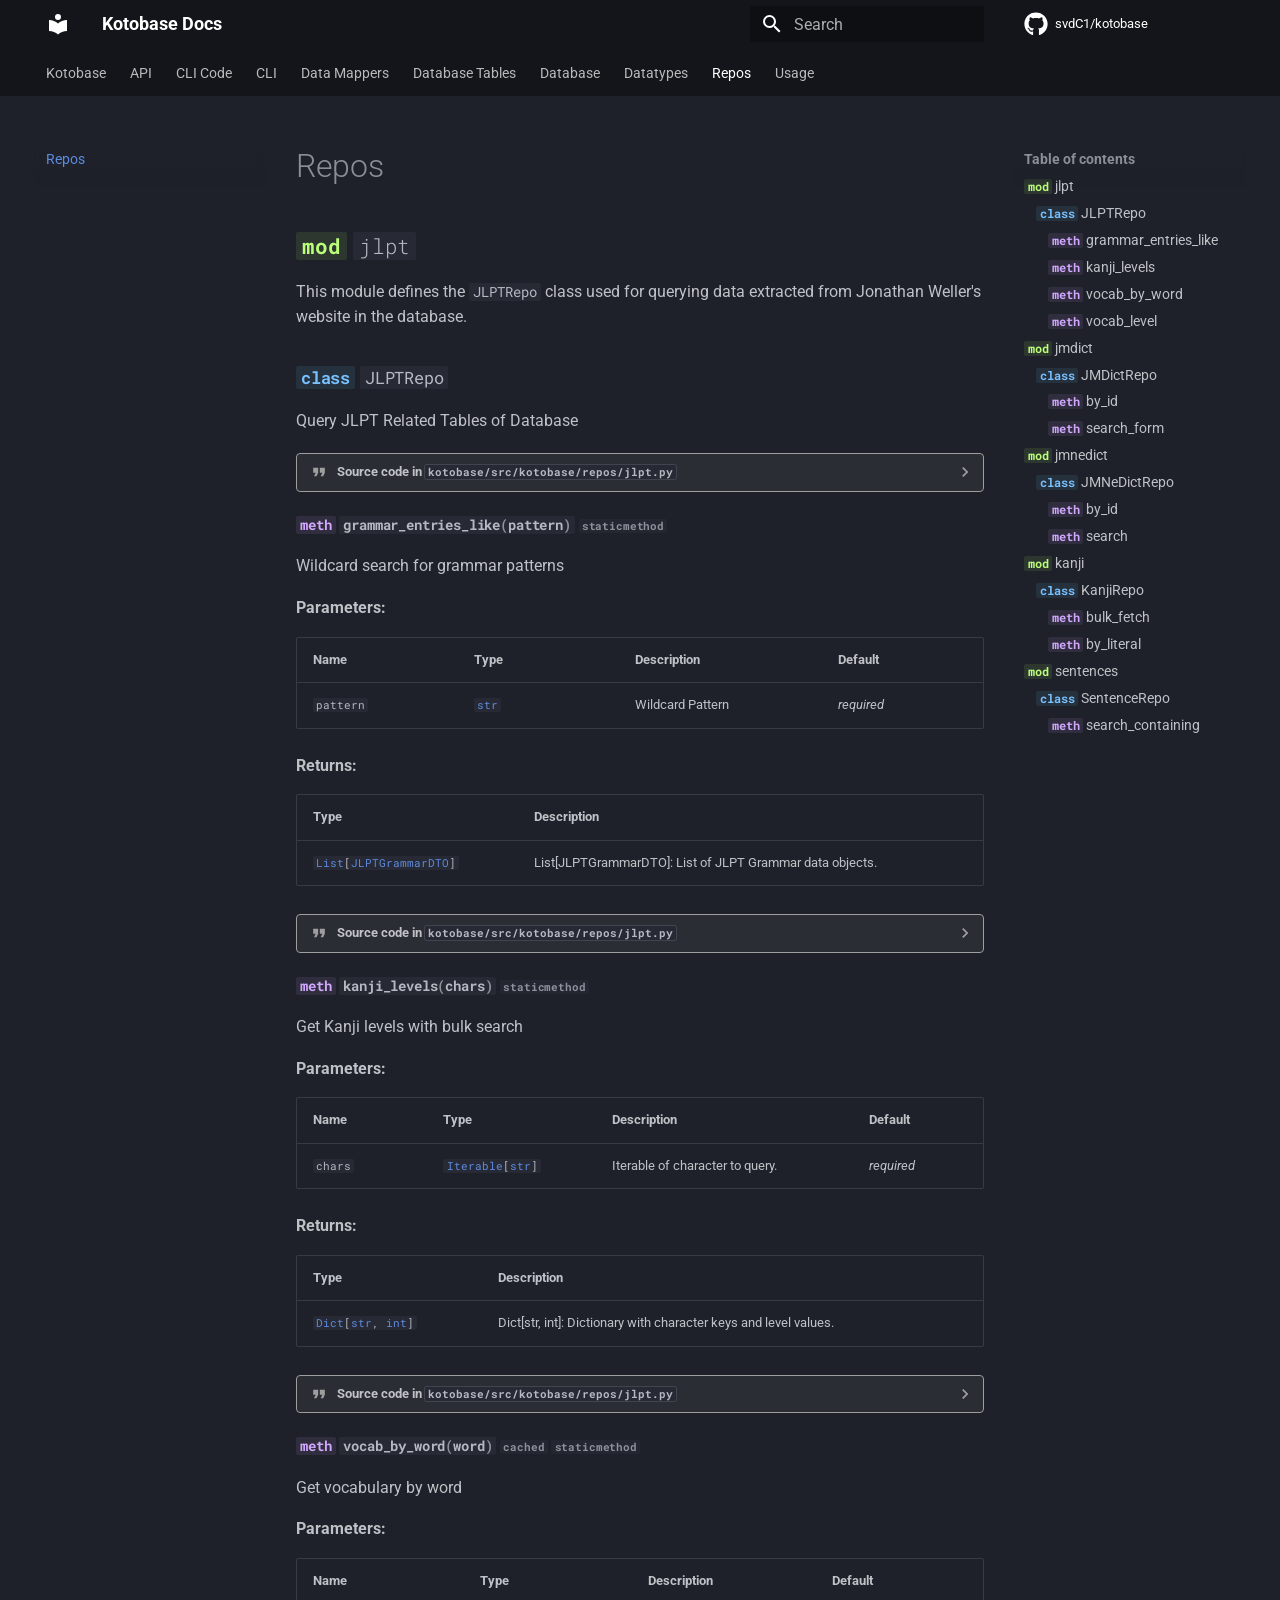
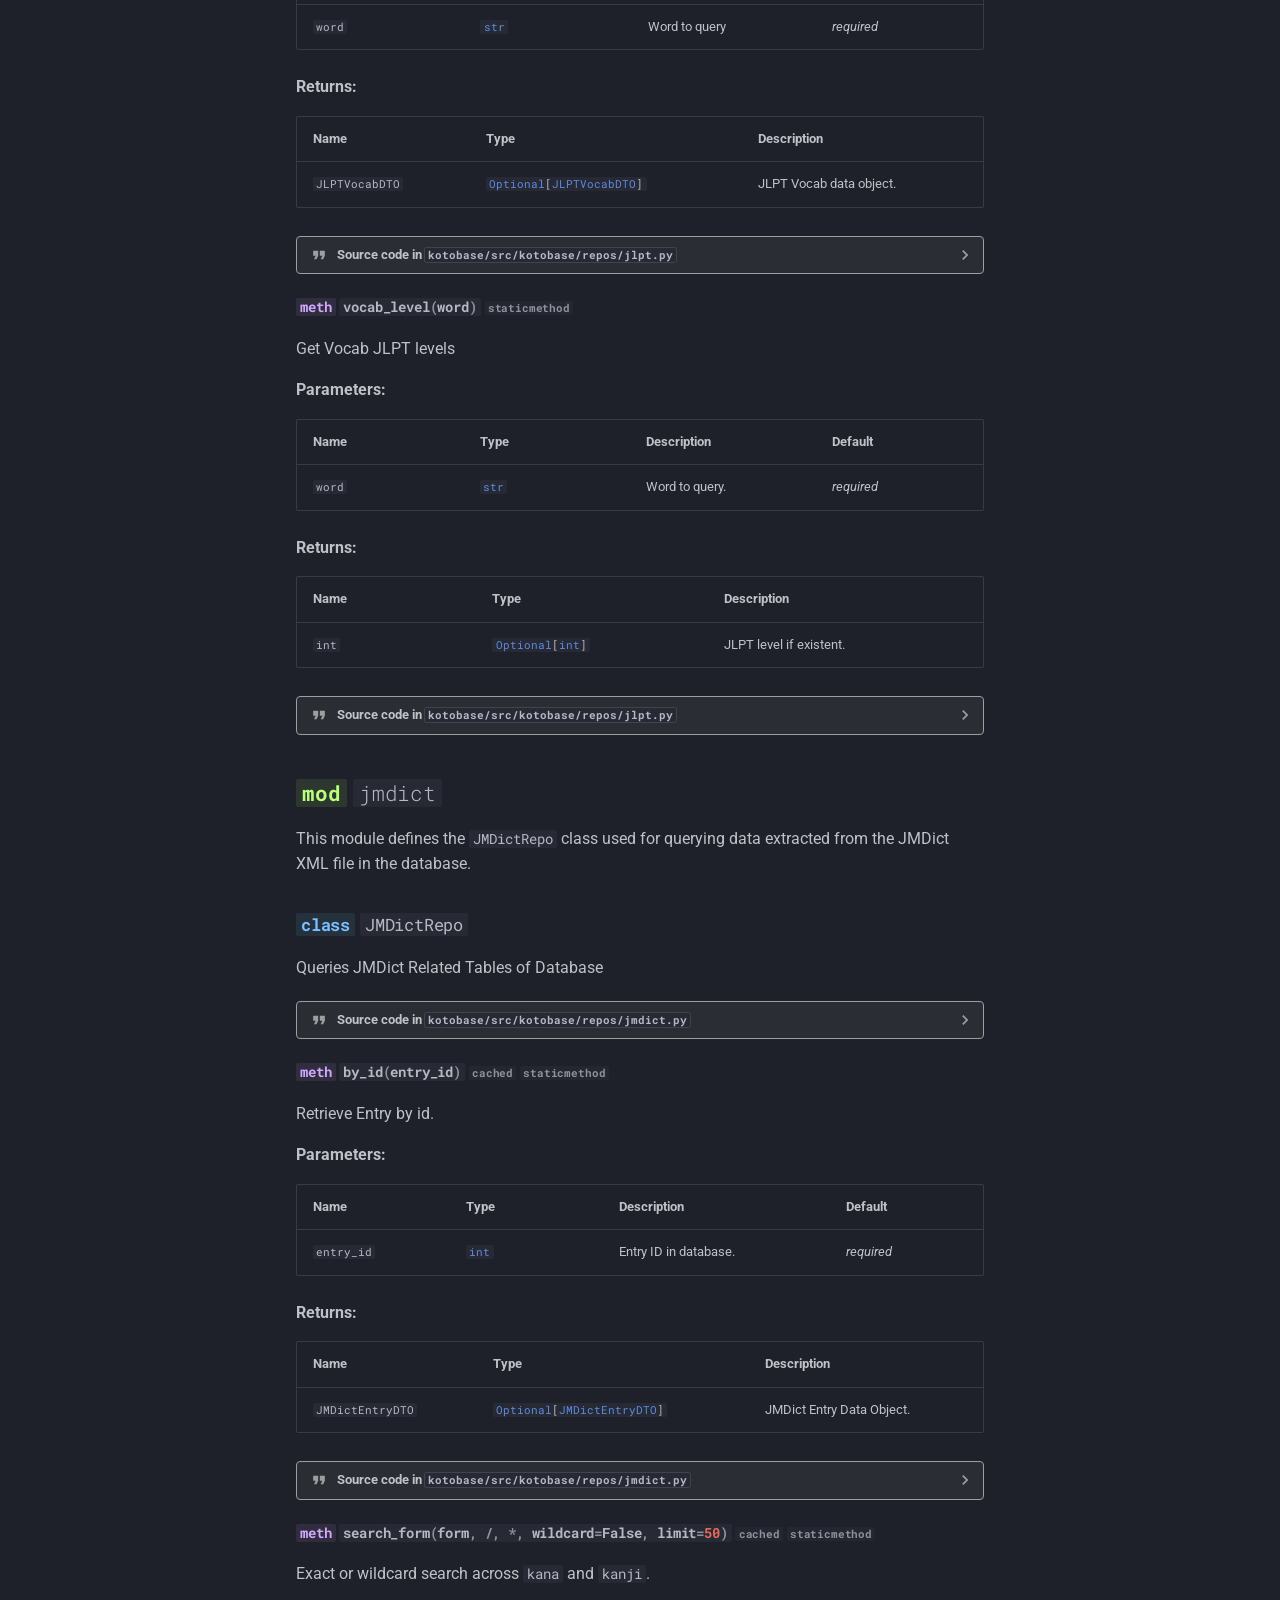
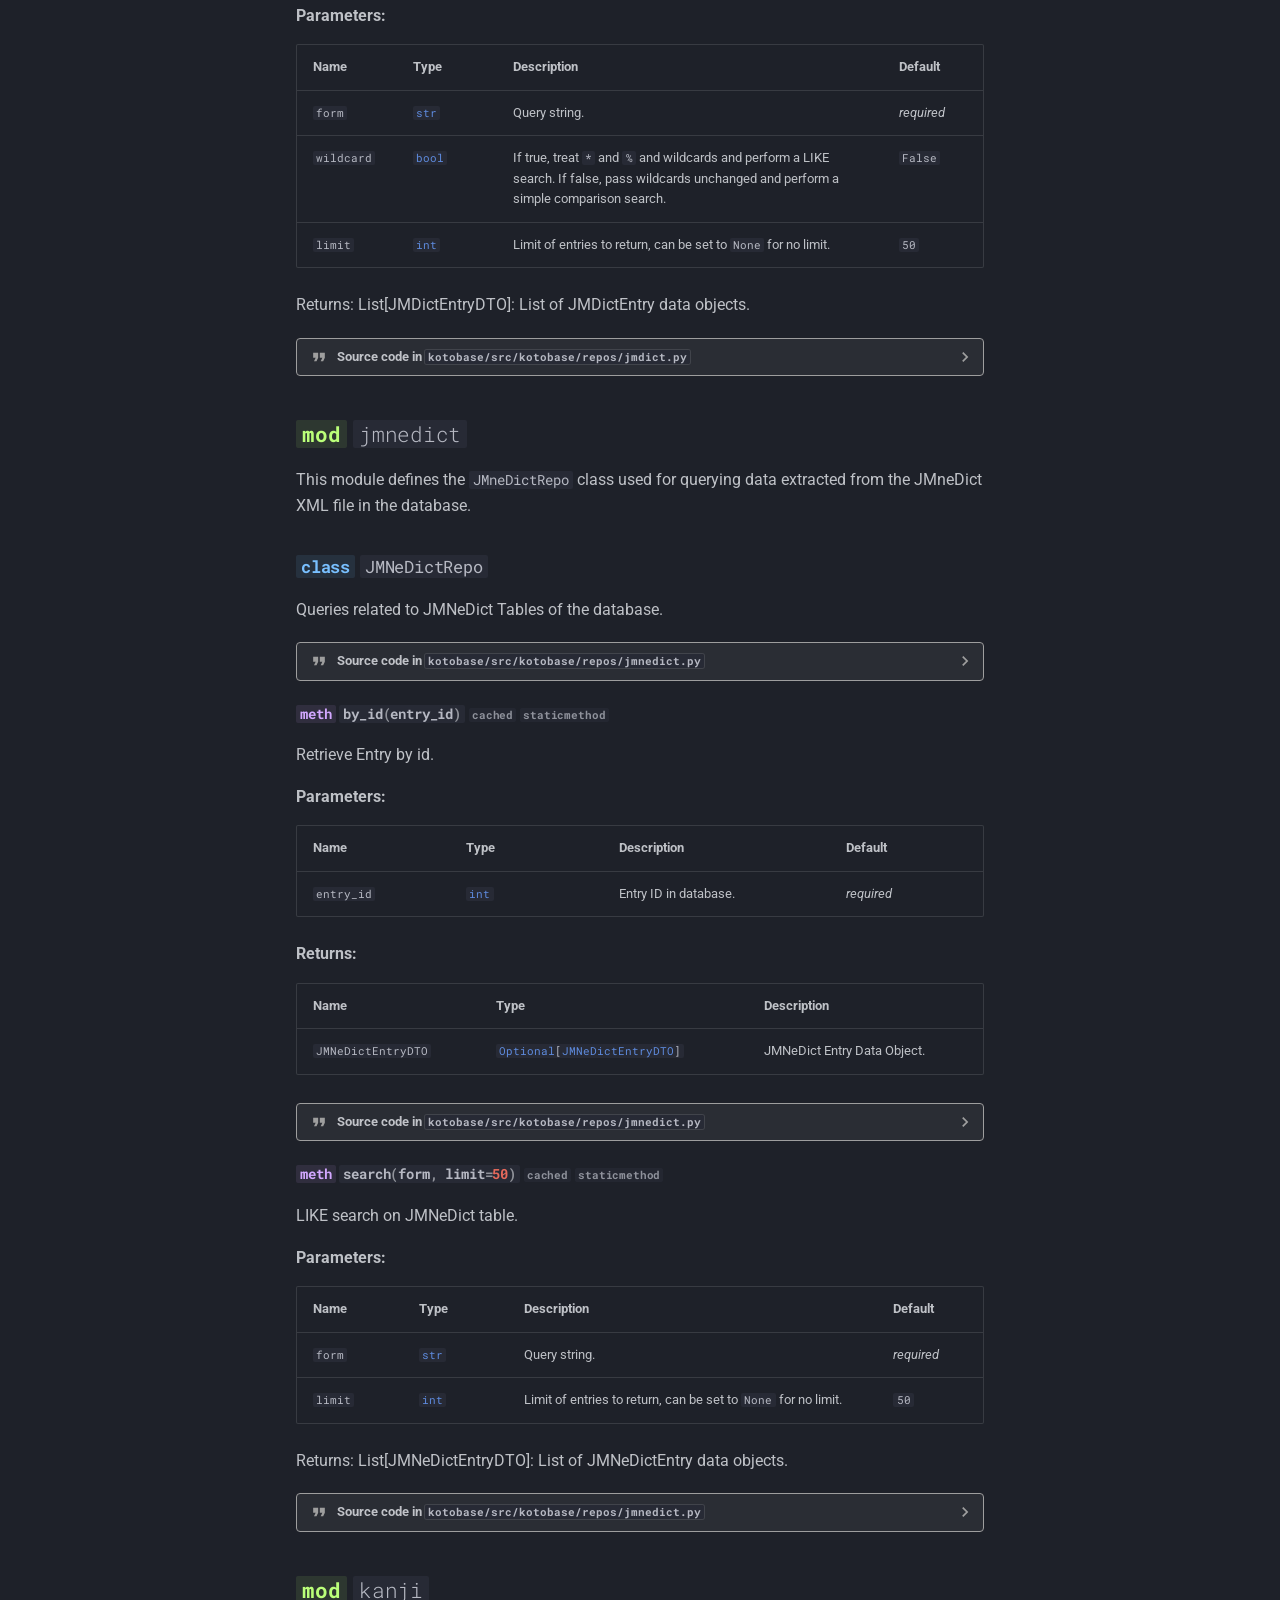
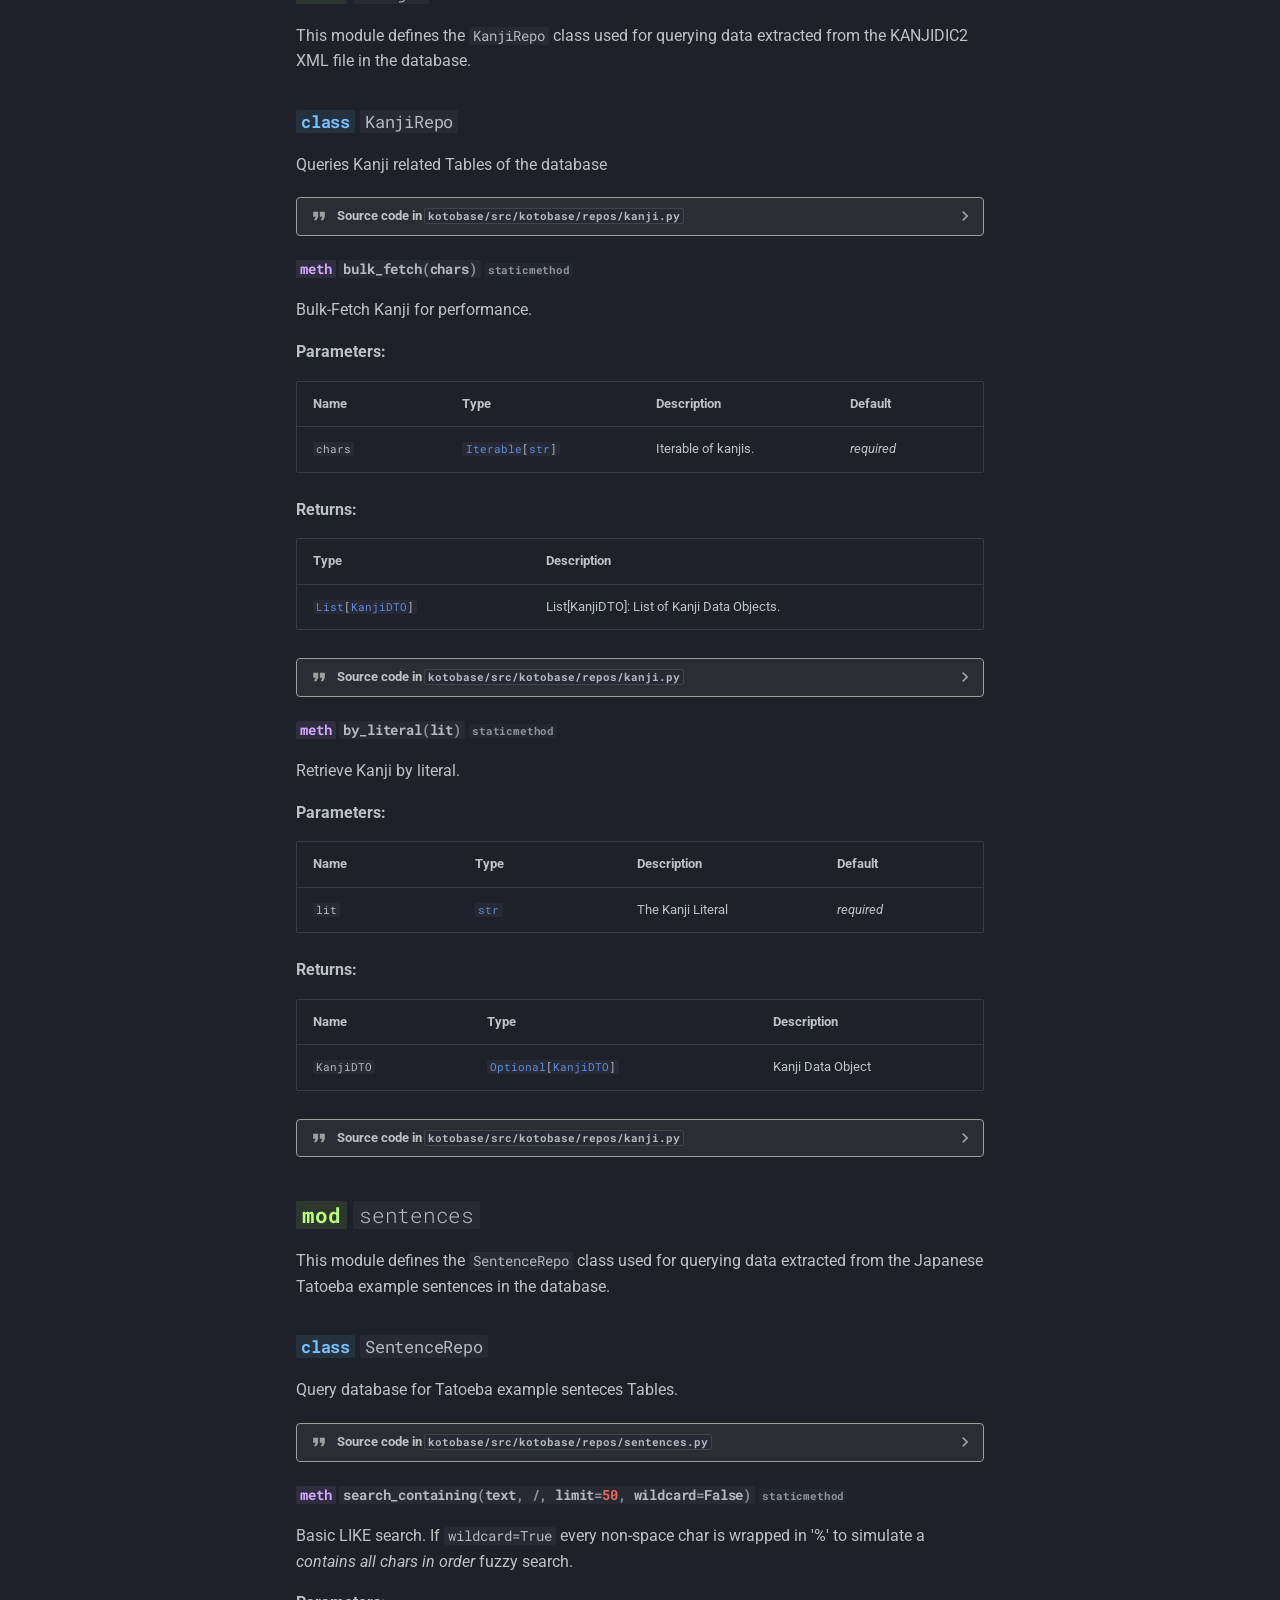
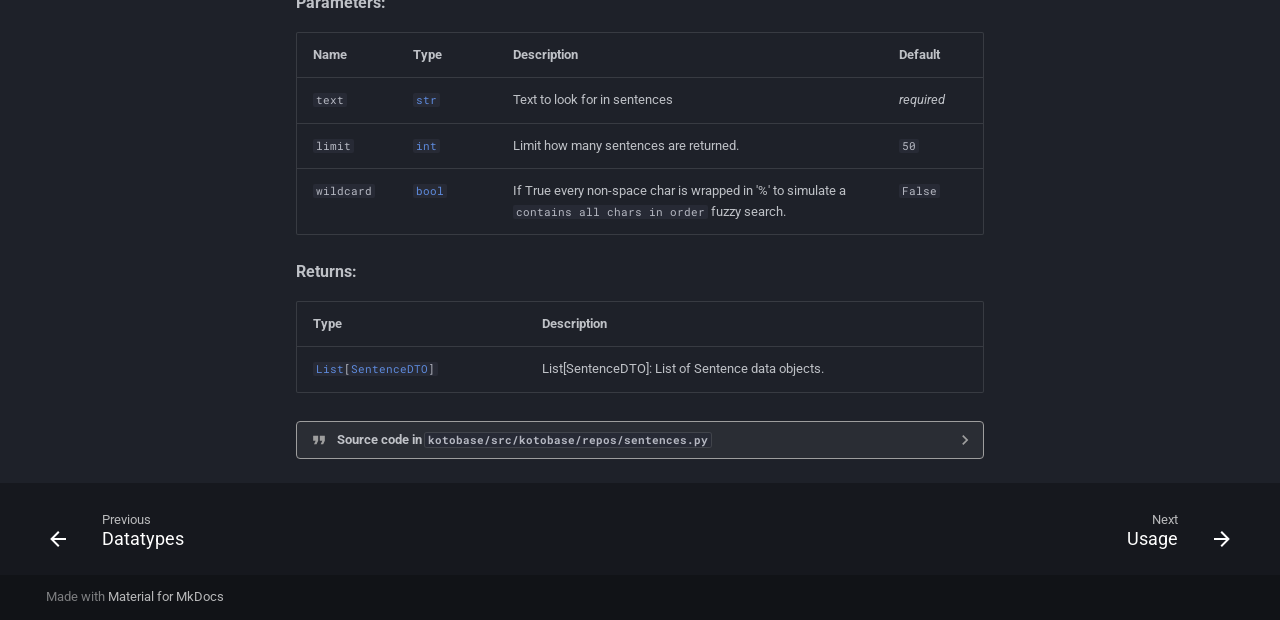
<file: repos/index.html>
<!doctype html>
<html lang="en" class="no-js">
  <head>
    
      <meta charset="utf-8">
      <meta name="viewport" content="width=device-width,initial-scale=1">
      
      
      
        <link rel="canonical" href="https://svdc1.github.io/kotobase/repos/">
      
      
        <link rel="prev" href="../datatypes/">
      
      
        <link rel="next" href="../usage/">
      
      
      <link rel="icon" href="../assets/images/favicon.png">
      <meta name="generator" content="mkdocs-1.6.1, mkdocs-material-9.6.14">
    
    
      
        <title>Repos - Kotobase Docs</title>
      
    
    
      <link rel="stylesheet" href="../assets/stylesheets/main.342714a4.min.css">
      
        
        <link rel="stylesheet" href="../assets/stylesheets/palette.06af60db.min.css">
      
      


    
    
      
    
    
      
        
        
        <link rel="preconnect" href="https://fonts.gstatic.com" crossorigin>
        <link rel="stylesheet" href="https://fonts.googleapis.com/css?family=Roboto:300,300i,400,400i,700,700i%7CRoboto+Mono:400,400i,700,700i&display=fallback">
        <style>:root{--md-text-font:"Roboto";--md-code-font:"Roboto Mono"}</style>
      
    
    
      <link rel="stylesheet" href="../assets/_mkdocstrings.css">
    
    <script>__md_scope=new URL("..",location),__md_hash=e=>[...e].reduce(((e,_)=>(e<<5)-e+_.charCodeAt(0)),0),__md_get=(e,_=localStorage,t=__md_scope)=>JSON.parse(_.getItem(t.pathname+"."+e)),__md_set=(e,_,t=localStorage,a=__md_scope)=>{try{t.setItem(a.pathname+"."+e,JSON.stringify(_))}catch(e){}}</script>
    
      

    
    
    
  </head>
  
  
    
    
      
    
    
    
    
    <body dir="ltr" data-md-color-scheme="slate" data-md-color-primary="black" data-md-color-accent="deep-purple">
  
    
    <input class="md-toggle" data-md-toggle="drawer" type="checkbox" id="__drawer" autocomplete="off">
    <input class="md-toggle" data-md-toggle="search" type="checkbox" id="__search" autocomplete="off">
    <label class="md-overlay" for="__drawer"></label>
    <div data-md-component="skip">
      
        
        <a href="#kotobase.repos.jlpt" class="md-skip">
          Skip to content
        </a>
      
    </div>
    <div data-md-component="announce">
      
    </div>
    
    
      

<header class="md-header" data-md-component="header">
  <nav class="md-header__inner md-grid" aria-label="Header">
    <a href=".." title="Kotobase Docs" class="md-header__button md-logo" aria-label="Kotobase Docs" data-md-component="logo">
      
  
  <svg xmlns="http://www.w3.org/2000/svg" viewBox="0 0 24 24"><path d="M12 8a3 3 0 0 0 3-3 3 3 0 0 0-3-3 3 3 0 0 0-3 3 3 3 0 0 0 3 3m0 3.54C9.64 9.35 6.5 8 3 8v11c3.5 0 6.64 1.35 9 3.54 2.36-2.19 5.5-3.54 9-3.54V8c-3.5 0-6.64 1.35-9 3.54"/></svg>

    </a>
    <label class="md-header__button md-icon" for="__drawer">
      
      <svg xmlns="http://www.w3.org/2000/svg" viewBox="0 0 24 24"><path d="M3 6h18v2H3zm0 5h18v2H3zm0 5h18v2H3z"/></svg>
    </label>
    <div class="md-header__title" data-md-component="header-title">
      <div class="md-header__ellipsis">
        <div class="md-header__topic">
          <span class="md-ellipsis">
            Kotobase Docs
          </span>
        </div>
        <div class="md-header__topic" data-md-component="header-topic">
          <span class="md-ellipsis">
            
              Repos
            
          </span>
        </div>
      </div>
    </div>
    
      
        <form class="md-header__option" data-md-component="palette">
  
    
    
    
    <input class="md-option" data-md-color-media="" data-md-color-scheme="slate" data-md-color-primary="black" data-md-color-accent="deep-purple"  aria-hidden="true"  type="radio" name="__palette" id="__palette_0">
    
  
</form>
      
    
    
      <script>var palette=__md_get("__palette");if(palette&&palette.color){if("(prefers-color-scheme)"===palette.color.media){var media=matchMedia("(prefers-color-scheme: light)"),input=document.querySelector(media.matches?"[data-md-color-media='(prefers-color-scheme: light)']":"[data-md-color-media='(prefers-color-scheme: dark)']");palette.color.media=input.getAttribute("data-md-color-media"),palette.color.scheme=input.getAttribute("data-md-color-scheme"),palette.color.primary=input.getAttribute("data-md-color-primary"),palette.color.accent=input.getAttribute("data-md-color-accent")}for(var[key,value]of Object.entries(palette.color))document.body.setAttribute("data-md-color-"+key,value)}</script>
    
    
    
      
      
        <label class="md-header__button md-icon" for="__search">
          
          <svg xmlns="http://www.w3.org/2000/svg" viewBox="0 0 24 24"><path d="M9.5 3A6.5 6.5 0 0 1 16 9.5c0 1.61-.59 3.09-1.56 4.23l.27.27h.79l5 5-1.5 1.5-5-5v-.79l-.27-.27A6.52 6.52 0 0 1 9.5 16 6.5 6.5 0 0 1 3 9.5 6.5 6.5 0 0 1 9.5 3m0 2C7 5 5 7 5 9.5S7 14 9.5 14 14 12 14 9.5 12 5 9.5 5"/></svg>
        </label>
        <div class="md-search" data-md-component="search" role="dialog">
  <label class="md-search__overlay" for="__search"></label>
  <div class="md-search__inner" role="search">
    <form class="md-search__form" name="search">
      <input type="text" class="md-search__input" name="query" aria-label="Search" placeholder="Search" autocapitalize="off" autocorrect="off" autocomplete="off" spellcheck="false" data-md-component="search-query" required>
      <label class="md-search__icon md-icon" for="__search">
        
        <svg xmlns="http://www.w3.org/2000/svg" viewBox="0 0 24 24"><path d="M9.5 3A6.5 6.5 0 0 1 16 9.5c0 1.61-.59 3.09-1.56 4.23l.27.27h.79l5 5-1.5 1.5-5-5v-.79l-.27-.27A6.52 6.52 0 0 1 9.5 16 6.5 6.5 0 0 1 3 9.5 6.5 6.5 0 0 1 9.5 3m0 2C7 5 5 7 5 9.5S7 14 9.5 14 14 12 14 9.5 12 5 9.5 5"/></svg>
        
        <svg xmlns="http://www.w3.org/2000/svg" viewBox="0 0 24 24"><path d="M20 11v2H8l5.5 5.5-1.42 1.42L4.16 12l7.92-7.92L13.5 5.5 8 11z"/></svg>
      </label>
      <nav class="md-search__options" aria-label="Search">
        
        <button type="reset" class="md-search__icon md-icon" title="Clear" aria-label="Clear" tabindex="-1">
          
          <svg xmlns="http://www.w3.org/2000/svg" viewBox="0 0 24 24"><path d="M19 6.41 17.59 5 12 10.59 6.41 5 5 6.41 10.59 12 5 17.59 6.41 19 12 13.41 17.59 19 19 17.59 13.41 12z"/></svg>
        </button>
      </nav>
      
        <div class="md-search__suggest" data-md-component="search-suggest"></div>
      
    </form>
    <div class="md-search__output">
      <div class="md-search__scrollwrap" tabindex="0" data-md-scrollfix>
        <div class="md-search-result" data-md-component="search-result">
          <div class="md-search-result__meta">
            Initializing search
          </div>
          <ol class="md-search-result__list" role="presentation"></ol>
        </div>
      </div>
    </div>
  </div>
</div>
      
    
    
      <div class="md-header__source">
        <a href="https://github.com/svdC1/kotobase" title="Go to repository" class="md-source" data-md-component="source">
  <div class="md-source__icon md-icon">
    
    <svg xmlns="http://www.w3.org/2000/svg" viewBox="0 0 496 512"><!--! Font Awesome Free 6.7.2 by @fontawesome - https://fontawesome.com License - https://fontawesome.com/license/free (Icons: CC BY 4.0, Fonts: SIL OFL 1.1, Code: MIT License) Copyright 2024 Fonticons, Inc.--><path d="M165.9 397.4c0 2-2.3 3.6-5.2 3.6-3.3.3-5.6-1.3-5.6-3.6 0-2 2.3-3.6 5.2-3.6 3-.3 5.6 1.3 5.6 3.6m-31.1-4.5c-.7 2 1.3 4.3 4.3 4.9 2.6 1 5.6 0 6.2-2s-1.3-4.3-4.3-5.2c-2.6-.7-5.5.3-6.2 2.3m44.2-1.7c-2.9.7-4.9 2.6-4.6 4.9.3 2 2.9 3.3 5.9 2.6 2.9-.7 4.9-2.6 4.6-4.6-.3-1.9-3-3.2-5.9-2.9M244.8 8C106.1 8 0 113.3 0 252c0 110.9 69.8 205.8 169.5 239.2 12.8 2.3 17.3-5.6 17.3-12.1 0-6.2-.3-40.4-.3-61.4 0 0-70 15-84.7-29.8 0 0-11.4-29.1-27.8-36.6 0 0-22.9-15.7 1.6-15.4 0 0 24.9 2 38.6 25.8 21.9 38.6 58.6 27.5 72.9 20.9 2.3-16 8.8-27.1 16-33.7-55.9-6.2-112.3-14.3-112.3-110.5 0-27.5 7.6-41.3 23.6-58.9-2.6-6.5-11.1-33.3 2.6-67.9 20.9-6.5 69 27 69 27 20-5.6 41.5-8.5 62.8-8.5s42.8 2.9 62.8 8.5c0 0 48.1-33.6 69-27 13.7 34.7 5.2 61.4 2.6 67.9 16 17.7 25.8 31.5 25.8 58.9 0 96.5-58.9 104.2-114.8 110.5 9.2 7.9 17 22.9 17 46.4 0 33.7-.3 75.4-.3 83.6 0 6.5 4.6 14.4 17.3 12.1C428.2 457.8 496 362.9 496 252 496 113.3 383.5 8 244.8 8M97.2 352.9c-1.3 1-1 3.3.7 5.2 1.6 1.6 3.9 2.3 5.2 1 1.3-1 1-3.3-.7-5.2-1.6-1.6-3.9-2.3-5.2-1m-10.8-8.1c-.7 1.3.3 2.9 2.3 3.9 1.6 1 3.6.7 4.3-.7.7-1.3-.3-2.9-2.3-3.9-2-.6-3.6-.3-4.3.7m32.4 35.6c-1.6 1.3-1 4.3 1.3 6.2 2.3 2.3 5.2 2.6 6.5 1 1.3-1.3.7-4.3-1.3-6.2-2.2-2.3-5.2-2.6-6.5-1m-11.4-14.7c-1.6 1-1.6 3.6 0 5.9s4.3 3.3 5.6 2.3c1.6-1.3 1.6-3.9 0-6.2-1.4-2.3-4-3.3-5.6-2"/></svg>
  </div>
  <div class="md-source__repository">
    svdC1/kotobase
  </div>
</a>
      </div>
    
  </nav>
  
</header>
    
    <div class="md-container" data-md-component="container">
      
      
        
          
            
<nav class="md-tabs" aria-label="Tabs" data-md-component="tabs">
  <div class="md-grid">
    <ul class="md-tabs__list">
      
        
  
  
  
  
    <li class="md-tabs__item">
      <a href=".." class="md-tabs__link">
        
  
  
    
  
  Kotobase

      </a>
    </li>
  

      
        
  
  
  
  
    <li class="md-tabs__item">
      <a href="../API/" class="md-tabs__link">
        
  
  
    
  
  API

      </a>
    </li>
  

      
        
  
  
  
  
    <li class="md-tabs__item">
      <a href="../CLI%20_Code/" class="md-tabs__link">
        
  
  
    
  
  CLI  Code

      </a>
    </li>
  

      
        
  
  
  
  
    <li class="md-tabs__item">
      <a href="../CLI/" class="md-tabs__link">
        
  
  
    
  
  CLI

      </a>
    </li>
  

      
        
  
  
  
  
    <li class="md-tabs__item">
      <a href="../Data_Mappers/" class="md-tabs__link">
        
  
  
    
  
  Data Mappers

      </a>
    </li>
  

      
        
  
  
  
  
    <li class="md-tabs__item">
      <a href="../Database_Tables/" class="md-tabs__link">
        
  
  
    
  
  Database Tables

      </a>
    </li>
  

      
        
  
  
  
  
    <li class="md-tabs__item">
      <a href="../database/" class="md-tabs__link">
        
  
  
    
  
  Database

      </a>
    </li>
  

      
        
  
  
  
  
    <li class="md-tabs__item">
      <a href="../datatypes/" class="md-tabs__link">
        
  
  
    
  
  Datatypes

      </a>
    </li>
  

      
        
  
  
  
    
  
  
    <li class="md-tabs__item md-tabs__item--active">
      <a href="./" class="md-tabs__link">
        
  
  
    
  
  Repos

      </a>
    </li>
  

      
        
  
  
  
  
    <li class="md-tabs__item">
      <a href="../usage/" class="md-tabs__link">
        
  
  
    
  
  Usage

      </a>
    </li>
  

      
    </ul>
  </div>
</nav>
          
        
      
      <main class="md-main" data-md-component="main">
        <div class="md-main__inner md-grid">
          
            
              
              <div class="md-sidebar md-sidebar--primary" data-md-component="sidebar" data-md-type="navigation" >
                <div class="md-sidebar__scrollwrap">
                  <div class="md-sidebar__inner">
                    


  


<nav class="md-nav md-nav--primary md-nav--lifted" aria-label="Navigation" data-md-level="0">
  <label class="md-nav__title" for="__drawer">
    <a href=".." title="Kotobase Docs" class="md-nav__button md-logo" aria-label="Kotobase Docs" data-md-component="logo">
      
  
  <svg xmlns="http://www.w3.org/2000/svg" viewBox="0 0 24 24"><path d="M12 8a3 3 0 0 0 3-3 3 3 0 0 0-3-3 3 3 0 0 0-3 3 3 3 0 0 0 3 3m0 3.54C9.64 9.35 6.5 8 3 8v11c3.5 0 6.64 1.35 9 3.54 2.36-2.19 5.5-3.54 9-3.54V8c-3.5 0-6.64 1.35-9 3.54"/></svg>

    </a>
    Kotobase Docs
  </label>
  
    <div class="md-nav__source">
      <a href="https://github.com/svdC1/kotobase" title="Go to repository" class="md-source" data-md-component="source">
  <div class="md-source__icon md-icon">
    
    <svg xmlns="http://www.w3.org/2000/svg" viewBox="0 0 496 512"><!--! Font Awesome Free 6.7.2 by @fontawesome - https://fontawesome.com License - https://fontawesome.com/license/free (Icons: CC BY 4.0, Fonts: SIL OFL 1.1, Code: MIT License) Copyright 2024 Fonticons, Inc.--><path d="M165.9 397.4c0 2-2.3 3.6-5.2 3.6-3.3.3-5.6-1.3-5.6-3.6 0-2 2.3-3.6 5.2-3.6 3-.3 5.6 1.3 5.6 3.6m-31.1-4.5c-.7 2 1.3 4.3 4.3 4.9 2.6 1 5.6 0 6.2-2s-1.3-4.3-4.3-5.2c-2.6-.7-5.5.3-6.2 2.3m44.2-1.7c-2.9.7-4.9 2.6-4.6 4.9.3 2 2.9 3.3 5.9 2.6 2.9-.7 4.9-2.6 4.6-4.6-.3-1.9-3-3.2-5.9-2.9M244.8 8C106.1 8 0 113.3 0 252c0 110.9 69.8 205.8 169.5 239.2 12.8 2.3 17.3-5.6 17.3-12.1 0-6.2-.3-40.4-.3-61.4 0 0-70 15-84.7-29.8 0 0-11.4-29.1-27.8-36.6 0 0-22.9-15.7 1.6-15.4 0 0 24.9 2 38.6 25.8 21.9 38.6 58.6 27.5 72.9 20.9 2.3-16 8.8-27.1 16-33.7-55.9-6.2-112.3-14.3-112.3-110.5 0-27.5 7.6-41.3 23.6-58.9-2.6-6.5-11.1-33.3 2.6-67.9 20.9-6.5 69 27 69 27 20-5.6 41.5-8.5 62.8-8.5s42.8 2.9 62.8 8.5c0 0 48.1-33.6 69-27 13.7 34.7 5.2 61.4 2.6 67.9 16 17.7 25.8 31.5 25.8 58.9 0 96.5-58.9 104.2-114.8 110.5 9.2 7.9 17 22.9 17 46.4 0 33.7-.3 75.4-.3 83.6 0 6.5 4.6 14.4 17.3 12.1C428.2 457.8 496 362.9 496 252 496 113.3 383.5 8 244.8 8M97.2 352.9c-1.3 1-1 3.3.7 5.2 1.6 1.6 3.9 2.3 5.2 1 1.3-1 1-3.3-.7-5.2-1.6-1.6-3.9-2.3-5.2-1m-10.8-8.1c-.7 1.3.3 2.9 2.3 3.9 1.6 1 3.6.7 4.3-.7.7-1.3-.3-2.9-2.3-3.9-2-.6-3.6-.3-4.3.7m32.4 35.6c-1.6 1.3-1 4.3 1.3 6.2 2.3 2.3 5.2 2.6 6.5 1 1.3-1.3.7-4.3-1.3-6.2-2.2-2.3-5.2-2.6-6.5-1m-11.4-14.7c-1.6 1-1.6 3.6 0 5.9s4.3 3.3 5.6 2.3c1.6-1.3 1.6-3.9 0-6.2-1.4-2.3-4-3.3-5.6-2"/></svg>
  </div>
  <div class="md-source__repository">
    svdC1/kotobase
  </div>
</a>
    </div>
  
  <ul class="md-nav__list" data-md-scrollfix>
    
      
      
  
  
  
  
    <li class="md-nav__item">
      <a href=".." class="md-nav__link">
        
  
  
  <span class="md-ellipsis">
    Kotobase
    
  </span>
  

      </a>
    </li>
  

    
      
      
  
  
  
  
    <li class="md-nav__item">
      <a href="../API/" class="md-nav__link">
        
  
  
  <span class="md-ellipsis">
    API
    
  </span>
  

      </a>
    </li>
  

    
      
      
  
  
  
  
    <li class="md-nav__item">
      <a href="../CLI%20_Code/" class="md-nav__link">
        
  
  
  <span class="md-ellipsis">
    CLI  Code
    
  </span>
  

      </a>
    </li>
  

    
      
      
  
  
  
  
    <li class="md-nav__item">
      <a href="../CLI/" class="md-nav__link">
        
  
  
  <span class="md-ellipsis">
    CLI
    
  </span>
  

      </a>
    </li>
  

    
      
      
  
  
  
  
    <li class="md-nav__item">
      <a href="../Data_Mappers/" class="md-nav__link">
        
  
  
  <span class="md-ellipsis">
    Data Mappers
    
  </span>
  

      </a>
    </li>
  

    
      
      
  
  
  
  
    <li class="md-nav__item">
      <a href="../Database_Tables/" class="md-nav__link">
        
  
  
  <span class="md-ellipsis">
    Database Tables
    
  </span>
  

      </a>
    </li>
  

    
      
      
  
  
  
  
    <li class="md-nav__item">
      <a href="../database/" class="md-nav__link">
        
  
  
  <span class="md-ellipsis">
    Database
    
  </span>
  

      </a>
    </li>
  

    
      
      
  
  
  
  
    <li class="md-nav__item">
      <a href="../datatypes/" class="md-nav__link">
        
  
  
  <span class="md-ellipsis">
    Datatypes
    
  </span>
  

      </a>
    </li>
  

    
      
      
  
  
    
  
  
  
    <li class="md-nav__item md-nav__item--active">
      
      <input class="md-nav__toggle md-toggle" type="checkbox" id="__toc">
      
      
      
        <label class="md-nav__link md-nav__link--active" for="__toc">
          
  
  
  <span class="md-ellipsis">
    Repos
    
  </span>
  

          <span class="md-nav__icon md-icon"></span>
        </label>
      
      <a href="./" class="md-nav__link md-nav__link--active">
        
  
  
  <span class="md-ellipsis">
    Repos
    
  </span>
  

      </a>
      
        

<nav class="md-nav md-nav--secondary" aria-label="Table of contents">
  
  
  
  
    <label class="md-nav__title" for="__toc">
      <span class="md-nav__icon md-icon"></span>
      Table of contents
    </label>
    <ul class="md-nav__list" data-md-component="toc" data-md-scrollfix>
      
        <li class="md-nav__item">
  <a href="#kotobase.repos.jlpt" class="md-nav__link">
    <span class="md-ellipsis">
      <code class="doc-symbol doc-symbol-toc doc-symbol-module"></code>&nbsp;jlpt
    </span>
  </a>
  
    <nav class="md-nav" aria-label=" jlpt">
      <ul class="md-nav__list">
        
          <li class="md-nav__item">
  <a href="#kotobase.repos.jlpt.JLPTRepo" class="md-nav__link">
    <span class="md-ellipsis">
      <code class="doc-symbol doc-symbol-toc doc-symbol-class"></code>&nbsp;JLPTRepo
    </span>
  </a>
  
    <nav class="md-nav" aria-label=" JLPTRepo">
      <ul class="md-nav__list">
        
          <li class="md-nav__item">
  <a href="#kotobase.repos.jlpt.JLPTRepo.grammar_entries_like" class="md-nav__link">
    <span class="md-ellipsis">
      <code class="doc-symbol doc-symbol-toc doc-symbol-method"></code>&nbsp;grammar_entries_like
    </span>
  </a>
  
</li>
        
          <li class="md-nav__item">
  <a href="#kotobase.repos.jlpt.JLPTRepo.kanji_levels" class="md-nav__link">
    <span class="md-ellipsis">
      <code class="doc-symbol doc-symbol-toc doc-symbol-method"></code>&nbsp;kanji_levels
    </span>
  </a>
  
</li>
        
          <li class="md-nav__item">
  <a href="#kotobase.repos.jlpt.JLPTRepo.vocab_by_word" class="md-nav__link">
    <span class="md-ellipsis">
      <code class="doc-symbol doc-symbol-toc doc-symbol-method"></code>&nbsp;vocab_by_word
    </span>
  </a>
  
</li>
        
          <li class="md-nav__item">
  <a href="#kotobase.repos.jlpt.JLPTRepo.vocab_level" class="md-nav__link">
    <span class="md-ellipsis">
      <code class="doc-symbol doc-symbol-toc doc-symbol-method"></code>&nbsp;vocab_level
    </span>
  </a>
  
</li>
        
      </ul>
    </nav>
  
</li>
        
      </ul>
    </nav>
  
</li>
      
        <li class="md-nav__item">
  <a href="#kotobase.repos.jmdict" class="md-nav__link">
    <span class="md-ellipsis">
      <code class="doc-symbol doc-symbol-toc doc-symbol-module"></code>&nbsp;jmdict
    </span>
  </a>
  
    <nav class="md-nav" aria-label=" jmdict">
      <ul class="md-nav__list">
        
          <li class="md-nav__item">
  <a href="#kotobase.repos.jmdict.JMDictRepo" class="md-nav__link">
    <span class="md-ellipsis">
      <code class="doc-symbol doc-symbol-toc doc-symbol-class"></code>&nbsp;JMDictRepo
    </span>
  </a>
  
    <nav class="md-nav" aria-label=" JMDictRepo">
      <ul class="md-nav__list">
        
          <li class="md-nav__item">
  <a href="#kotobase.repos.jmdict.JMDictRepo.by_id" class="md-nav__link">
    <span class="md-ellipsis">
      <code class="doc-symbol doc-symbol-toc doc-symbol-method"></code>&nbsp;by_id
    </span>
  </a>
  
</li>
        
          <li class="md-nav__item">
  <a href="#kotobase.repos.jmdict.JMDictRepo.search_form" class="md-nav__link">
    <span class="md-ellipsis">
      <code class="doc-symbol doc-symbol-toc doc-symbol-method"></code>&nbsp;search_form
    </span>
  </a>
  
</li>
        
      </ul>
    </nav>
  
</li>
        
      </ul>
    </nav>
  
</li>
      
        <li class="md-nav__item">
  <a href="#kotobase.repos.jmnedict" class="md-nav__link">
    <span class="md-ellipsis">
      <code class="doc-symbol doc-symbol-toc doc-symbol-module"></code>&nbsp;jmnedict
    </span>
  </a>
  
    <nav class="md-nav" aria-label=" jmnedict">
      <ul class="md-nav__list">
        
          <li class="md-nav__item">
  <a href="#kotobase.repos.jmnedict.JMNeDictRepo" class="md-nav__link">
    <span class="md-ellipsis">
      <code class="doc-symbol doc-symbol-toc doc-symbol-class"></code>&nbsp;JMNeDictRepo
    </span>
  </a>
  
    <nav class="md-nav" aria-label=" JMNeDictRepo">
      <ul class="md-nav__list">
        
          <li class="md-nav__item">
  <a href="#kotobase.repos.jmnedict.JMNeDictRepo.by_id" class="md-nav__link">
    <span class="md-ellipsis">
      <code class="doc-symbol doc-symbol-toc doc-symbol-method"></code>&nbsp;by_id
    </span>
  </a>
  
</li>
        
          <li class="md-nav__item">
  <a href="#kotobase.repos.jmnedict.JMNeDictRepo.search" class="md-nav__link">
    <span class="md-ellipsis">
      <code class="doc-symbol doc-symbol-toc doc-symbol-method"></code>&nbsp;search
    </span>
  </a>
  
</li>
        
      </ul>
    </nav>
  
</li>
        
      </ul>
    </nav>
  
</li>
      
        <li class="md-nav__item">
  <a href="#kotobase.repos.kanji" class="md-nav__link">
    <span class="md-ellipsis">
      <code class="doc-symbol doc-symbol-toc doc-symbol-module"></code>&nbsp;kanji
    </span>
  </a>
  
    <nav class="md-nav" aria-label=" kanji">
      <ul class="md-nav__list">
        
          <li class="md-nav__item">
  <a href="#kotobase.repos.kanji.KanjiRepo" class="md-nav__link">
    <span class="md-ellipsis">
      <code class="doc-symbol doc-symbol-toc doc-symbol-class"></code>&nbsp;KanjiRepo
    </span>
  </a>
  
    <nav class="md-nav" aria-label=" KanjiRepo">
      <ul class="md-nav__list">
        
          <li class="md-nav__item">
  <a href="#kotobase.repos.kanji.KanjiRepo.bulk_fetch" class="md-nav__link">
    <span class="md-ellipsis">
      <code class="doc-symbol doc-symbol-toc doc-symbol-method"></code>&nbsp;bulk_fetch
    </span>
  </a>
  
</li>
        
          <li class="md-nav__item">
  <a href="#kotobase.repos.kanji.KanjiRepo.by_literal" class="md-nav__link">
    <span class="md-ellipsis">
      <code class="doc-symbol doc-symbol-toc doc-symbol-method"></code>&nbsp;by_literal
    </span>
  </a>
  
</li>
        
      </ul>
    </nav>
  
</li>
        
      </ul>
    </nav>
  
</li>
      
        <li class="md-nav__item">
  <a href="#kotobase.repos.sentences" class="md-nav__link">
    <span class="md-ellipsis">
      <code class="doc-symbol doc-symbol-toc doc-symbol-module"></code>&nbsp;sentences
    </span>
  </a>
  
    <nav class="md-nav" aria-label=" sentences">
      <ul class="md-nav__list">
        
          <li class="md-nav__item">
  <a href="#kotobase.repos.sentences.SentenceRepo" class="md-nav__link">
    <span class="md-ellipsis">
      <code class="doc-symbol doc-symbol-toc doc-symbol-class"></code>&nbsp;SentenceRepo
    </span>
  </a>
  
    <nav class="md-nav" aria-label=" SentenceRepo">
      <ul class="md-nav__list">
        
          <li class="md-nav__item">
  <a href="#kotobase.repos.sentences.SentenceRepo.search_containing" class="md-nav__link">
    <span class="md-ellipsis">
      <code class="doc-symbol doc-symbol-toc doc-symbol-method"></code>&nbsp;search_containing
    </span>
  </a>
  
</li>
        
      </ul>
    </nav>
  
</li>
        
      </ul>
    </nav>
  
</li>
      
    </ul>
  
</nav>
      
    </li>
  

    
      
      
  
  
  
  
    <li class="md-nav__item">
      <a href="../usage/" class="md-nav__link">
        
  
  
  <span class="md-ellipsis">
    Usage
    
  </span>
  

      </a>
    </li>
  

    
  </ul>
</nav>
                  </div>
                </div>
              </div>
            
            
              
              <div class="md-sidebar md-sidebar--secondary" data-md-component="sidebar" data-md-type="toc" >
                <div class="md-sidebar__scrollwrap">
                  <div class="md-sidebar__inner">
                    

<nav class="md-nav md-nav--secondary" aria-label="Table of contents">
  
  
  
  
    <label class="md-nav__title" for="__toc">
      <span class="md-nav__icon md-icon"></span>
      Table of contents
    </label>
    <ul class="md-nav__list" data-md-component="toc" data-md-scrollfix>
      
        <li class="md-nav__item">
  <a href="#kotobase.repos.jlpt" class="md-nav__link">
    <span class="md-ellipsis">
      <code class="doc-symbol doc-symbol-toc doc-symbol-module"></code>&nbsp;jlpt
    </span>
  </a>
  
    <nav class="md-nav" aria-label=" jlpt">
      <ul class="md-nav__list">
        
          <li class="md-nav__item">
  <a href="#kotobase.repos.jlpt.JLPTRepo" class="md-nav__link">
    <span class="md-ellipsis">
      <code class="doc-symbol doc-symbol-toc doc-symbol-class"></code>&nbsp;JLPTRepo
    </span>
  </a>
  
    <nav class="md-nav" aria-label=" JLPTRepo">
      <ul class="md-nav__list">
        
          <li class="md-nav__item">
  <a href="#kotobase.repos.jlpt.JLPTRepo.grammar_entries_like" class="md-nav__link">
    <span class="md-ellipsis">
      <code class="doc-symbol doc-symbol-toc doc-symbol-method"></code>&nbsp;grammar_entries_like
    </span>
  </a>
  
</li>
        
          <li class="md-nav__item">
  <a href="#kotobase.repos.jlpt.JLPTRepo.kanji_levels" class="md-nav__link">
    <span class="md-ellipsis">
      <code class="doc-symbol doc-symbol-toc doc-symbol-method"></code>&nbsp;kanji_levels
    </span>
  </a>
  
</li>
        
          <li class="md-nav__item">
  <a href="#kotobase.repos.jlpt.JLPTRepo.vocab_by_word" class="md-nav__link">
    <span class="md-ellipsis">
      <code class="doc-symbol doc-symbol-toc doc-symbol-method"></code>&nbsp;vocab_by_word
    </span>
  </a>
  
</li>
        
          <li class="md-nav__item">
  <a href="#kotobase.repos.jlpt.JLPTRepo.vocab_level" class="md-nav__link">
    <span class="md-ellipsis">
      <code class="doc-symbol doc-symbol-toc doc-symbol-method"></code>&nbsp;vocab_level
    </span>
  </a>
  
</li>
        
      </ul>
    </nav>
  
</li>
        
      </ul>
    </nav>
  
</li>
      
        <li class="md-nav__item">
  <a href="#kotobase.repos.jmdict" class="md-nav__link">
    <span class="md-ellipsis">
      <code class="doc-symbol doc-symbol-toc doc-symbol-module"></code>&nbsp;jmdict
    </span>
  </a>
  
    <nav class="md-nav" aria-label=" jmdict">
      <ul class="md-nav__list">
        
          <li class="md-nav__item">
  <a href="#kotobase.repos.jmdict.JMDictRepo" class="md-nav__link">
    <span class="md-ellipsis">
      <code class="doc-symbol doc-symbol-toc doc-symbol-class"></code>&nbsp;JMDictRepo
    </span>
  </a>
  
    <nav class="md-nav" aria-label=" JMDictRepo">
      <ul class="md-nav__list">
        
          <li class="md-nav__item">
  <a href="#kotobase.repos.jmdict.JMDictRepo.by_id" class="md-nav__link">
    <span class="md-ellipsis">
      <code class="doc-symbol doc-symbol-toc doc-symbol-method"></code>&nbsp;by_id
    </span>
  </a>
  
</li>
        
          <li class="md-nav__item">
  <a href="#kotobase.repos.jmdict.JMDictRepo.search_form" class="md-nav__link">
    <span class="md-ellipsis">
      <code class="doc-symbol doc-symbol-toc doc-symbol-method"></code>&nbsp;search_form
    </span>
  </a>
  
</li>
        
      </ul>
    </nav>
  
</li>
        
      </ul>
    </nav>
  
</li>
      
        <li class="md-nav__item">
  <a href="#kotobase.repos.jmnedict" class="md-nav__link">
    <span class="md-ellipsis">
      <code class="doc-symbol doc-symbol-toc doc-symbol-module"></code>&nbsp;jmnedict
    </span>
  </a>
  
    <nav class="md-nav" aria-label=" jmnedict">
      <ul class="md-nav__list">
        
          <li class="md-nav__item">
  <a href="#kotobase.repos.jmnedict.JMNeDictRepo" class="md-nav__link">
    <span class="md-ellipsis">
      <code class="doc-symbol doc-symbol-toc doc-symbol-class"></code>&nbsp;JMNeDictRepo
    </span>
  </a>
  
    <nav class="md-nav" aria-label=" JMNeDictRepo">
      <ul class="md-nav__list">
        
          <li class="md-nav__item">
  <a href="#kotobase.repos.jmnedict.JMNeDictRepo.by_id" class="md-nav__link">
    <span class="md-ellipsis">
      <code class="doc-symbol doc-symbol-toc doc-symbol-method"></code>&nbsp;by_id
    </span>
  </a>
  
</li>
        
          <li class="md-nav__item">
  <a href="#kotobase.repos.jmnedict.JMNeDictRepo.search" class="md-nav__link">
    <span class="md-ellipsis">
      <code class="doc-symbol doc-symbol-toc doc-symbol-method"></code>&nbsp;search
    </span>
  </a>
  
</li>
        
      </ul>
    </nav>
  
</li>
        
      </ul>
    </nav>
  
</li>
      
        <li class="md-nav__item">
  <a href="#kotobase.repos.kanji" class="md-nav__link">
    <span class="md-ellipsis">
      <code class="doc-symbol doc-symbol-toc doc-symbol-module"></code>&nbsp;kanji
    </span>
  </a>
  
    <nav class="md-nav" aria-label=" kanji">
      <ul class="md-nav__list">
        
          <li class="md-nav__item">
  <a href="#kotobase.repos.kanji.KanjiRepo" class="md-nav__link">
    <span class="md-ellipsis">
      <code class="doc-symbol doc-symbol-toc doc-symbol-class"></code>&nbsp;KanjiRepo
    </span>
  </a>
  
    <nav class="md-nav" aria-label=" KanjiRepo">
      <ul class="md-nav__list">
        
          <li class="md-nav__item">
  <a href="#kotobase.repos.kanji.KanjiRepo.bulk_fetch" class="md-nav__link">
    <span class="md-ellipsis">
      <code class="doc-symbol doc-symbol-toc doc-symbol-method"></code>&nbsp;bulk_fetch
    </span>
  </a>
  
</li>
        
          <li class="md-nav__item">
  <a href="#kotobase.repos.kanji.KanjiRepo.by_literal" class="md-nav__link">
    <span class="md-ellipsis">
      <code class="doc-symbol doc-symbol-toc doc-symbol-method"></code>&nbsp;by_literal
    </span>
  </a>
  
</li>
        
      </ul>
    </nav>
  
</li>
        
      </ul>
    </nav>
  
</li>
      
        <li class="md-nav__item">
  <a href="#kotobase.repos.sentences" class="md-nav__link">
    <span class="md-ellipsis">
      <code class="doc-symbol doc-symbol-toc doc-symbol-module"></code>&nbsp;sentences
    </span>
  </a>
  
    <nav class="md-nav" aria-label=" sentences">
      <ul class="md-nav__list">
        
          <li class="md-nav__item">
  <a href="#kotobase.repos.sentences.SentenceRepo" class="md-nav__link">
    <span class="md-ellipsis">
      <code class="doc-symbol doc-symbol-toc doc-symbol-class"></code>&nbsp;SentenceRepo
    </span>
  </a>
  
    <nav class="md-nav" aria-label=" SentenceRepo">
      <ul class="md-nav__list">
        
          <li class="md-nav__item">
  <a href="#kotobase.repos.sentences.SentenceRepo.search_containing" class="md-nav__link">
    <span class="md-ellipsis">
      <code class="doc-symbol doc-symbol-toc doc-symbol-method"></code>&nbsp;search_containing
    </span>
  </a>
  
</li>
        
      </ul>
    </nav>
  
</li>
        
      </ul>
    </nav>
  
</li>
      
    </ul>
  
</nav>
                  </div>
                </div>
              </div>
            
          
          
            <div class="md-content" data-md-component="content">
              <article class="md-content__inner md-typeset">
                
                  


  
  


  <h1>Repos</h1>

<div class="doc doc-object doc-module">



<h2 id="kotobase.repos.jlpt" class="doc doc-heading">
<code class="doc-symbol doc-symbol-heading doc-symbol-module"></code>            <code>jlpt</code>


<a href="#kotobase.repos.jlpt" class="headerlink" title="Permanent link">&para;</a></h2>

    <div class="doc doc-contents first">

        <p>This module defines the <code>JLPTRepo</code> class used for querying
data extracted from Jonathan Weller's website in the database.</p>









  <div class="doc doc-children">








<div class="doc doc-object doc-class">



<h3 id="kotobase.repos.jlpt.JLPTRepo" class="doc doc-heading">
<code class="doc-symbol doc-symbol-heading doc-symbol-class"></code>            <code>JLPTRepo</code>


<a href="#kotobase.repos.jlpt.JLPTRepo" class="headerlink" title="Permanent link">&para;</a></h3>


    <div class="doc doc-contents ">


        <p>Query JLPT Related Tables of Database</p>







              <details class="quote">
                <summary>Source code in <code>kotobase/src/kotobase/repos/jlpt.py</code></summary>
                <div class="highlight"><table class="highlighttable"><tr><td class="linenos"><div class="linenodiv"><pre><span></span><span class="normal"> 15</span>
<span class="normal"> 16</span>
<span class="normal"> 17</span>
<span class="normal"> 18</span>
<span class="normal"> 19</span>
<span class="normal"> 20</span>
<span class="normal"> 21</span>
<span class="normal"> 22</span>
<span class="normal"> 23</span>
<span class="normal"> 24</span>
<span class="normal"> 25</span>
<span class="normal"> 26</span>
<span class="normal"> 27</span>
<span class="normal"> 28</span>
<span class="normal"> 29</span>
<span class="normal"> 30</span>
<span class="normal"> 31</span>
<span class="normal"> 32</span>
<span class="normal"> 33</span>
<span class="normal"> 34</span>
<span class="normal"> 35</span>
<span class="normal"> 36</span>
<span class="normal"> 37</span>
<span class="normal"> 38</span>
<span class="normal"> 39</span>
<span class="normal"> 40</span>
<span class="normal"> 41</span>
<span class="normal"> 42</span>
<span class="normal"> 43</span>
<span class="normal"> 44</span>
<span class="normal"> 45</span>
<span class="normal"> 46</span>
<span class="normal"> 47</span>
<span class="normal"> 48</span>
<span class="normal"> 49</span>
<span class="normal"> 50</span>
<span class="normal"> 51</span>
<span class="normal"> 52</span>
<span class="normal"> 53</span>
<span class="normal"> 54</span>
<span class="normal"> 55</span>
<span class="normal"> 56</span>
<span class="normal"> 57</span>
<span class="normal"> 58</span>
<span class="normal"> 59</span>
<span class="normal"> 60</span>
<span class="normal"> 61</span>
<span class="normal"> 62</span>
<span class="normal"> 63</span>
<span class="normal"> 64</span>
<span class="normal"> 65</span>
<span class="normal"> 66</span>
<span class="normal"> 67</span>
<span class="normal"> 68</span>
<span class="normal"> 69</span>
<span class="normal"> 70</span>
<span class="normal"> 71</span>
<span class="normal"> 72</span>
<span class="normal"> 73</span>
<span class="normal"> 74</span>
<span class="normal"> 75</span>
<span class="normal"> 76</span>
<span class="normal"> 77</span>
<span class="normal"> 78</span>
<span class="normal"> 79</span>
<span class="normal"> 80</span>
<span class="normal"> 81</span>
<span class="normal"> 82</span>
<span class="normal"> 83</span>
<span class="normal"> 84</span>
<span class="normal"> 85</span>
<span class="normal"> 86</span>
<span class="normal"> 87</span>
<span class="normal"> 88</span>
<span class="normal"> 89</span>
<span class="normal"> 90</span>
<span class="normal"> 91</span>
<span class="normal"> 92</span>
<span class="normal"> 93</span>
<span class="normal"> 94</span>
<span class="normal"> 95</span>
<span class="normal"> 96</span>
<span class="normal"> 97</span>
<span class="normal"> 98</span>
<span class="normal"> 99</span>
<span class="normal">100</span></pre></div></td><td class="code"><div><pre><span></span><code><span class="k">class</span><span class="w"> </span><span class="nc">JLPTRepo</span><span class="p">:</span>
<span class="w">    </span><span class="sd">&quot;&quot;&quot;</span>
<span class="sd">    Query JLPT Related Tables of Database</span>
<span class="sd">    &quot;&quot;&quot;</span>

    <span class="c1"># ── vocab ───────────────────────────────────────────────────────────</span>

    <span class="nd">@staticmethod</span>
    <span class="nd">@lru_cache</span><span class="p">(</span><span class="n">maxsize</span><span class="o">=</span><span class="mi">30_000</span><span class="p">)</span>
    <span class="k">def</span><span class="w"> </span><span class="nf">vocab_by_word</span><span class="p">(</span><span class="n">word</span><span class="p">:</span> <span class="nb">str</span><span class="p">)</span> <span class="o">-&gt;</span> <span class="n">Optional</span><span class="p">[</span><span class="n">dt</span><span class="o">.</span><span class="n">JLPTVocabDTO</span><span class="p">]:</span>
<span class="w">        </span><span class="sd">&quot;&quot;&quot;</span>
<span class="sd">        Get vocabulary by word</span>

<span class="sd">        Args:</span>
<span class="sd">          word (str): Word to query</span>

<span class="sd">        Returns:</span>
<span class="sd">          JLPTVocabDTO: JLPT Vocab data object.</span>
<span class="sd">        &quot;&quot;&quot;</span>
        <span class="k">with</span> <span class="n">get_db</span><span class="p">()</span> <span class="k">as</span> <span class="n">s</span><span class="p">:</span>
            <span class="n">row</span> <span class="o">=</span> <span class="p">(</span>
                <span class="n">s</span><span class="o">.</span><span class="n">query</span><span class="p">(</span><span class="n">orm</span><span class="o">.</span><span class="n">JlptVocab</span><span class="p">)</span>
                <span class="o">.</span><span class="n">filter</span><span class="p">(</span>
                    <span class="p">(</span><span class="n">orm</span><span class="o">.</span><span class="n">JlptVocab</span><span class="o">.</span><span class="n">kanji</span> <span class="o">==</span> <span class="n">word</span>
                     <span class="p">)</span> <span class="o">|</span> <span class="p">(</span><span class="n">orm</span><span class="o">.</span><span class="n">JlptVocab</span><span class="o">.</span><span class="n">hiragana</span> <span class="o">==</span> <span class="n">word</span><span class="p">))</span>
                <span class="o">.</span><span class="n">first</span><span class="p">()</span>
            <span class="p">)</span>
        <span class="k">return</span> <span class="n">dt</span><span class="o">.</span><span class="n">map_jlpt_vocab</span><span class="p">(</span><span class="n">row</span><span class="p">)</span> <span class="k">if</span> <span class="n">row</span> <span class="k">else</span> <span class="kc">None</span>

    <span class="nd">@staticmethod</span>
    <span class="k">def</span><span class="w"> </span><span class="nf">vocab_level</span><span class="p">(</span><span class="n">word</span><span class="p">:</span> <span class="nb">str</span><span class="p">)</span> <span class="o">-&gt;</span> <span class="n">Optional</span><span class="p">[</span><span class="nb">int</span><span class="p">]:</span>
<span class="w">        </span><span class="sd">&quot;&quot;&quot;</span>
<span class="sd">        Get Vocab JLPT levels</span>

<span class="sd">        Args:</span>
<span class="sd">          word (str): Word to query.</span>

<span class="sd">        Returns:</span>
<span class="sd">          int: JLPT level if existent.</span>
<span class="sd">        &quot;&quot;&quot;</span>
        <span class="n">dto</span> <span class="o">=</span> <span class="n">JLPTRepo</span><span class="o">.</span><span class="n">vocab_by_word</span><span class="p">(</span><span class="n">word</span><span class="p">)</span>
        <span class="k">return</span> <span class="n">dto</span><span class="o">.</span><span class="n">level</span> <span class="k">if</span> <span class="n">dto</span> <span class="k">else</span> <span class="kc">None</span>

    <span class="c1"># Kanji Levels</span>

    <span class="nd">@staticmethod</span>
    <span class="k">def</span><span class="w"> </span><span class="nf">kanji_levels</span><span class="p">(</span><span class="n">chars</span><span class="p">:</span> <span class="n">Iterable</span><span class="p">[</span><span class="nb">str</span><span class="p">])</span> <span class="o">-&gt;</span> <span class="n">Dict</span><span class="p">[</span><span class="nb">str</span><span class="p">,</span> <span class="nb">int</span><span class="p">]:</span>
<span class="w">        </span><span class="sd">&quot;&quot;&quot;</span>
<span class="sd">        Get Kanji levels with bulk search</span>

<span class="sd">        Args:</span>
<span class="sd">          chars (Iterable[str]): Iterable of character to query.</span>

<span class="sd">        Returns:</span>
<span class="sd">          Dict[str, int]: Dictionary with character keys and level values.</span>
<span class="sd">        &quot;&quot;&quot;</span>
        <span class="k">with</span> <span class="n">get_db</span><span class="p">()</span> <span class="k">as</span> <span class="n">s</span><span class="p">:</span>
            <span class="n">rows</span> <span class="o">=</span> <span class="p">(</span>
                <span class="n">s</span><span class="o">.</span><span class="n">query</span><span class="p">(</span><span class="n">orm</span><span class="o">.</span><span class="n">JlptKanji</span><span class="p">)</span>
                <span class="o">.</span><span class="n">filter</span><span class="p">(</span><span class="n">orm</span><span class="o">.</span><span class="n">JlptKanji</span><span class="o">.</span><span class="n">kanji</span><span class="o">.</span><span class="n">in_</span><span class="p">(</span><span class="n">chars</span><span class="p">))</span>
                <span class="o">.</span><span class="n">all</span><span class="p">()</span>
            <span class="p">)</span>
        <span class="k">return</span> <span class="p">{</span><span class="n">r</span><span class="o">.</span><span class="n">kanji</span><span class="p">:</span> <span class="n">r</span><span class="o">.</span><span class="n">level</span> <span class="k">for</span> <span class="n">r</span> <span class="ow">in</span> <span class="n">rows</span><span class="p">}</span>

    <span class="c1"># Grammar Lookup</span>

    <span class="nd">@staticmethod</span>
    <span class="k">def</span><span class="w"> </span><span class="nf">grammar_entries_like</span><span class="p">(</span><span class="n">pattern</span><span class="p">:</span> <span class="nb">str</span><span class="p">)</span> <span class="o">-&gt;</span> <span class="n">List</span><span class="p">[</span><span class="n">dt</span><span class="o">.</span><span class="n">JLPTGrammarDTO</span><span class="p">]:</span>
<span class="w">        </span><span class="sd">&quot;&quot;&quot;</span>
<span class="sd">        Wildcard search for grammar patterns</span>

<span class="sd">        Args:</span>
<span class="sd">          pattern (str): Wildcard Pattern</span>

<span class="sd">        Returns:</span>
<span class="sd">          List[JLPTGrammarDTO]: List of JLPT Grammar data objects.</span>
<span class="sd">        &quot;&quot;&quot;</span>
        <span class="n">pattern</span> <span class="o">=</span> <span class="n">pattern</span><span class="o">.</span><span class="n">replace</span><span class="p">(</span><span class="s2">&quot;～&quot;</span><span class="p">,</span> <span class="s2">&quot;%&quot;</span><span class="p">)</span><span class="o">.</span><span class="n">replace</span><span class="p">(</span><span class="s2">&quot;*&quot;</span><span class="p">,</span> <span class="s2">&quot;%&quot;</span><span class="p">)</span>
        <span class="k">with</span> <span class="n">get_db</span><span class="p">()</span> <span class="k">as</span> <span class="n">s</span><span class="p">:</span>
            <span class="n">rows</span> <span class="o">=</span> <span class="p">(</span>
                <span class="n">s</span><span class="o">.</span><span class="n">query</span><span class="p">(</span><span class="n">orm</span><span class="o">.</span><span class="n">JlptGrammar</span><span class="p">)</span>
                <span class="o">.</span><span class="n">filter</span><span class="p">(</span>
                    <span class="n">orm</span><span class="o">.</span><span class="n">JlptGrammar</span><span class="o">.</span><span class="n">grammar</span><span class="o">.</span><span class="n">like</span><span class="p">(</span><span class="sa">f</span><span class="s2">&quot;</span><span class="si">{</span><span class="n">pattern</span><span class="si">}</span><span class="s2">%&quot;</span><span class="p">,</span> <span class="n">escape</span><span class="o">=</span><span class="s2">&quot;</span><span class="se">\\</span><span class="s2">&quot;</span><span class="p">))</span>
                <span class="o">.</span><span class="n">all</span><span class="p">()</span>
            <span class="p">)</span>
        <span class="k">return</span> <span class="n">dt</span><span class="o">.</span><span class="n">map_many</span><span class="p">(</span><span class="n">dt</span><span class="o">.</span><span class="n">map_jlpt_grammar</span><span class="p">,</span> <span class="n">rows</span><span class="p">)</span>
</code></pre></div></td></tr></table></div>
              </details>



  <div class="doc doc-children">









<div class="doc doc-object doc-function">


<h4 id="kotobase.repos.jlpt.JLPTRepo.grammar_entries_like" class="doc doc-heading">
<code class="doc-symbol doc-symbol-heading doc-symbol-method"></code>            <code class="highlight language-python"><span class="n">grammar_entries_like</span><span class="p">(</span><span class="n">pattern</span><span class="p">)</span></code>

  <span class="doc doc-labels">
      <small class="doc doc-label doc-label-staticmethod"><code>staticmethod</code></small>
  </span>

<a href="#kotobase.repos.jlpt.JLPTRepo.grammar_entries_like" class="headerlink" title="Permanent link">&para;</a></h4>


    <div class="doc doc-contents ">

        <p>Wildcard search for grammar patterns</p>


<p><span class="doc-section-title">Parameters:</span></p>
    <table>
      <thead>
        <tr>
          <th>Name</th>
          <th>Type</th>
          <th>Description</th>
          <th>Default</th>
        </tr>
      </thead>
      <tbody>
          <tr class="doc-section-item">
            <td>
                <code>pattern</code>
            </td>
            <td>
                  <code><a class="autorefs autorefs-external" href="https://docs.python.org/3/library/stdtypes.html#str">str</a></code>
            </td>
            <td>
              <div class="doc-md-description">
                <p>Wildcard Pattern</p>
              </div>
            </td>
            <td>
                <em>required</em>
            </td>
          </tr>
      </tbody>
    </table>


    <p><span class="doc-section-title">Returns:</span></p>
    <table>
      <thead>
        <tr>
          <th>Type</th>
          <th>Description</th>
        </tr>
      </thead>
      <tbody>
          <tr class="doc-section-item">
            <td>
                  <code><a class="autorefs autorefs-external" title="typing.List" href="https://docs.python.org/3/library/typing.html#typing.List">List</a>[<a class="autorefs autorefs-internal" title="            JLPTGrammarDTO


  
      dataclass
   (kotobase.core.datatypes.JLPTGrammarDTO)" href="../datatypes/#kotobase.core.datatypes.JLPTGrammarDTO">JLPTGrammarDTO</a>]</code>
            </td>
            <td>
              <div class="doc-md-description">
                <p>List[JLPTGrammarDTO]: List of JLPT Grammar data objects.</p>
              </div>
            </td>
          </tr>
      </tbody>
    </table>


            <details class="quote">
              <summary>Source code in <code>kotobase/src/kotobase/repos/jlpt.py</code></summary>
              <div class="highlight"><table class="highlighttable"><tr><td class="linenos"><div class="linenodiv"><pre><span></span><span class="normal"> 81</span>
<span class="normal"> 82</span>
<span class="normal"> 83</span>
<span class="normal"> 84</span>
<span class="normal"> 85</span>
<span class="normal"> 86</span>
<span class="normal"> 87</span>
<span class="normal"> 88</span>
<span class="normal"> 89</span>
<span class="normal"> 90</span>
<span class="normal"> 91</span>
<span class="normal"> 92</span>
<span class="normal"> 93</span>
<span class="normal"> 94</span>
<span class="normal"> 95</span>
<span class="normal"> 96</span>
<span class="normal"> 97</span>
<span class="normal"> 98</span>
<span class="normal"> 99</span>
<span class="normal">100</span></pre></div></td><td class="code"><div><pre><span></span><code><span class="nd">@staticmethod</span>
<span class="k">def</span><span class="w"> </span><span class="nf">grammar_entries_like</span><span class="p">(</span><span class="n">pattern</span><span class="p">:</span> <span class="nb">str</span><span class="p">)</span> <span class="o">-&gt;</span> <span class="n">List</span><span class="p">[</span><span class="n">dt</span><span class="o">.</span><span class="n">JLPTGrammarDTO</span><span class="p">]:</span>
<span class="w">    </span><span class="sd">&quot;&quot;&quot;</span>
<span class="sd">    Wildcard search for grammar patterns</span>

<span class="sd">    Args:</span>
<span class="sd">      pattern (str): Wildcard Pattern</span>

<span class="sd">    Returns:</span>
<span class="sd">      List[JLPTGrammarDTO]: List of JLPT Grammar data objects.</span>
<span class="sd">    &quot;&quot;&quot;</span>
    <span class="n">pattern</span> <span class="o">=</span> <span class="n">pattern</span><span class="o">.</span><span class="n">replace</span><span class="p">(</span><span class="s2">&quot;～&quot;</span><span class="p">,</span> <span class="s2">&quot;%&quot;</span><span class="p">)</span><span class="o">.</span><span class="n">replace</span><span class="p">(</span><span class="s2">&quot;*&quot;</span><span class="p">,</span> <span class="s2">&quot;%&quot;</span><span class="p">)</span>
    <span class="k">with</span> <span class="n">get_db</span><span class="p">()</span> <span class="k">as</span> <span class="n">s</span><span class="p">:</span>
        <span class="n">rows</span> <span class="o">=</span> <span class="p">(</span>
            <span class="n">s</span><span class="o">.</span><span class="n">query</span><span class="p">(</span><span class="n">orm</span><span class="o">.</span><span class="n">JlptGrammar</span><span class="p">)</span>
            <span class="o">.</span><span class="n">filter</span><span class="p">(</span>
                <span class="n">orm</span><span class="o">.</span><span class="n">JlptGrammar</span><span class="o">.</span><span class="n">grammar</span><span class="o">.</span><span class="n">like</span><span class="p">(</span><span class="sa">f</span><span class="s2">&quot;</span><span class="si">{</span><span class="n">pattern</span><span class="si">}</span><span class="s2">%&quot;</span><span class="p">,</span> <span class="n">escape</span><span class="o">=</span><span class="s2">&quot;</span><span class="se">\\</span><span class="s2">&quot;</span><span class="p">))</span>
            <span class="o">.</span><span class="n">all</span><span class="p">()</span>
        <span class="p">)</span>
    <span class="k">return</span> <span class="n">dt</span><span class="o">.</span><span class="n">map_many</span><span class="p">(</span><span class="n">dt</span><span class="o">.</span><span class="n">map_jlpt_grammar</span><span class="p">,</span> <span class="n">rows</span><span class="p">)</span>
</code></pre></div></td></tr></table></div>
            </details>
    </div>

</div>

<div class="doc doc-object doc-function">


<h4 id="kotobase.repos.jlpt.JLPTRepo.kanji_levels" class="doc doc-heading">
<code class="doc-symbol doc-symbol-heading doc-symbol-method"></code>            <code class="highlight language-python"><span class="n">kanji_levels</span><span class="p">(</span><span class="n">chars</span><span class="p">)</span></code>

  <span class="doc doc-labels">
      <small class="doc doc-label doc-label-staticmethod"><code>staticmethod</code></small>
  </span>

<a href="#kotobase.repos.jlpt.JLPTRepo.kanji_levels" class="headerlink" title="Permanent link">&para;</a></h4>


    <div class="doc doc-contents ">

        <p>Get Kanji levels with bulk search</p>


<p><span class="doc-section-title">Parameters:</span></p>
    <table>
      <thead>
        <tr>
          <th>Name</th>
          <th>Type</th>
          <th>Description</th>
          <th>Default</th>
        </tr>
      </thead>
      <tbody>
          <tr class="doc-section-item">
            <td>
                <code>chars</code>
            </td>
            <td>
                  <code><a class="autorefs autorefs-external" title="typing.Iterable" href="https://docs.python.org/3/library/typing.html#typing.Iterable">Iterable</a>[<a class="autorefs autorefs-external" href="https://docs.python.org/3/library/stdtypes.html#str">str</a>]</code>
            </td>
            <td>
              <div class="doc-md-description">
                <p>Iterable of character to query.</p>
              </div>
            </td>
            <td>
                <em>required</em>
            </td>
          </tr>
      </tbody>
    </table>


    <p><span class="doc-section-title">Returns:</span></p>
    <table>
      <thead>
        <tr>
          <th>Type</th>
          <th>Description</th>
        </tr>
      </thead>
      <tbody>
          <tr class="doc-section-item">
            <td>
                  <code><a class="autorefs autorefs-external" title="typing.Dict" href="https://docs.python.org/3/library/typing.html#typing.Dict">Dict</a>[<a class="autorefs autorefs-external" href="https://docs.python.org/3/library/stdtypes.html#str">str</a>, <a class="autorefs autorefs-external" href="https://docs.python.org/3/library/functions.html#int">int</a>]</code>
            </td>
            <td>
              <div class="doc-md-description">
                <p>Dict[str, int]: Dictionary with character keys and level values.</p>
              </div>
            </td>
          </tr>
      </tbody>
    </table>


            <details class="quote">
              <summary>Source code in <code>kotobase/src/kotobase/repos/jlpt.py</code></summary>
              <div class="highlight"><table class="highlighttable"><tr><td class="linenos"><div class="linenodiv"><pre><span></span><span class="normal">60</span>
<span class="normal">61</span>
<span class="normal">62</span>
<span class="normal">63</span>
<span class="normal">64</span>
<span class="normal">65</span>
<span class="normal">66</span>
<span class="normal">67</span>
<span class="normal">68</span>
<span class="normal">69</span>
<span class="normal">70</span>
<span class="normal">71</span>
<span class="normal">72</span>
<span class="normal">73</span>
<span class="normal">74</span>
<span class="normal">75</span>
<span class="normal">76</span>
<span class="normal">77</span></pre></div></td><td class="code"><div><pre><span></span><code><span class="nd">@staticmethod</span>
<span class="k">def</span><span class="w"> </span><span class="nf">kanji_levels</span><span class="p">(</span><span class="n">chars</span><span class="p">:</span> <span class="n">Iterable</span><span class="p">[</span><span class="nb">str</span><span class="p">])</span> <span class="o">-&gt;</span> <span class="n">Dict</span><span class="p">[</span><span class="nb">str</span><span class="p">,</span> <span class="nb">int</span><span class="p">]:</span>
<span class="w">    </span><span class="sd">&quot;&quot;&quot;</span>
<span class="sd">    Get Kanji levels with bulk search</span>

<span class="sd">    Args:</span>
<span class="sd">      chars (Iterable[str]): Iterable of character to query.</span>

<span class="sd">    Returns:</span>
<span class="sd">      Dict[str, int]: Dictionary with character keys and level values.</span>
<span class="sd">    &quot;&quot;&quot;</span>
    <span class="k">with</span> <span class="n">get_db</span><span class="p">()</span> <span class="k">as</span> <span class="n">s</span><span class="p">:</span>
        <span class="n">rows</span> <span class="o">=</span> <span class="p">(</span>
            <span class="n">s</span><span class="o">.</span><span class="n">query</span><span class="p">(</span><span class="n">orm</span><span class="o">.</span><span class="n">JlptKanji</span><span class="p">)</span>
            <span class="o">.</span><span class="n">filter</span><span class="p">(</span><span class="n">orm</span><span class="o">.</span><span class="n">JlptKanji</span><span class="o">.</span><span class="n">kanji</span><span class="o">.</span><span class="n">in_</span><span class="p">(</span><span class="n">chars</span><span class="p">))</span>
            <span class="o">.</span><span class="n">all</span><span class="p">()</span>
        <span class="p">)</span>
    <span class="k">return</span> <span class="p">{</span><span class="n">r</span><span class="o">.</span><span class="n">kanji</span><span class="p">:</span> <span class="n">r</span><span class="o">.</span><span class="n">level</span> <span class="k">for</span> <span class="n">r</span> <span class="ow">in</span> <span class="n">rows</span><span class="p">}</span>
</code></pre></div></td></tr></table></div>
            </details>
    </div>

</div>

<div class="doc doc-object doc-function">


<h4 id="kotobase.repos.jlpt.JLPTRepo.vocab_by_word" class="doc doc-heading">
<code class="doc-symbol doc-symbol-heading doc-symbol-method"></code>            <code class="highlight language-python"><span class="n">vocab_by_word</span><span class="p">(</span><span class="n">word</span><span class="p">)</span></code>

  <span class="doc doc-labels">
      <small class="doc doc-label doc-label-cached"><code>cached</code></small>
      <small class="doc doc-label doc-label-staticmethod"><code>staticmethod</code></small>
  </span>

<a href="#kotobase.repos.jlpt.JLPTRepo.vocab_by_word" class="headerlink" title="Permanent link">&para;</a></h4>


    <div class="doc doc-contents ">

        <p>Get vocabulary by word</p>


<p><span class="doc-section-title">Parameters:</span></p>
    <table>
      <thead>
        <tr>
          <th>Name</th>
          <th>Type</th>
          <th>Description</th>
          <th>Default</th>
        </tr>
      </thead>
      <tbody>
          <tr class="doc-section-item">
            <td>
                <code>word</code>
            </td>
            <td>
                  <code><a class="autorefs autorefs-external" href="https://docs.python.org/3/library/stdtypes.html#str">str</a></code>
            </td>
            <td>
              <div class="doc-md-description">
                <p>Word to query</p>
              </div>
            </td>
            <td>
                <em>required</em>
            </td>
          </tr>
      </tbody>
    </table>


    <p><span class="doc-section-title">Returns:</span></p>
    <table>
      <thead>
        <tr>
<th>Name</th>          <th>Type</th>
          <th>Description</th>
        </tr>
      </thead>
      <tbody>
          <tr class="doc-section-item">
<td><code>JLPTVocabDTO</code></td>            <td>
                  <code><a class="autorefs autorefs-external" title="typing.Optional" href="https://docs.python.org/3/library/typing.html#typing.Optional">Optional</a>[<a class="autorefs autorefs-internal" title="            JLPTVocabDTO


  
      dataclass
   (kotobase.core.datatypes.JLPTVocabDTO)" href="../datatypes/#kotobase.core.datatypes.JLPTVocabDTO">JLPTVocabDTO</a>]</code>
            </td>
            <td>
              <div class="doc-md-description">
                <p>JLPT Vocab data object.</p>
              </div>
            </td>
          </tr>
      </tbody>
    </table>


            <details class="quote">
              <summary>Source code in <code>kotobase/src/kotobase/repos/jlpt.py</code></summary>
              <div class="highlight"><table class="highlighttable"><tr><td class="linenos"><div class="linenodiv"><pre><span></span><span class="normal">22</span>
<span class="normal">23</span>
<span class="normal">24</span>
<span class="normal">25</span>
<span class="normal">26</span>
<span class="normal">27</span>
<span class="normal">28</span>
<span class="normal">29</span>
<span class="normal">30</span>
<span class="normal">31</span>
<span class="normal">32</span>
<span class="normal">33</span>
<span class="normal">34</span>
<span class="normal">35</span>
<span class="normal">36</span>
<span class="normal">37</span>
<span class="normal">38</span>
<span class="normal">39</span>
<span class="normal">40</span>
<span class="normal">41</span>
<span class="normal">42</span></pre></div></td><td class="code"><div><pre><span></span><code><span class="nd">@staticmethod</span>
<span class="nd">@lru_cache</span><span class="p">(</span><span class="n">maxsize</span><span class="o">=</span><span class="mi">30_000</span><span class="p">)</span>
<span class="k">def</span><span class="w"> </span><span class="nf">vocab_by_word</span><span class="p">(</span><span class="n">word</span><span class="p">:</span> <span class="nb">str</span><span class="p">)</span> <span class="o">-&gt;</span> <span class="n">Optional</span><span class="p">[</span><span class="n">dt</span><span class="o">.</span><span class="n">JLPTVocabDTO</span><span class="p">]:</span>
<span class="w">    </span><span class="sd">&quot;&quot;&quot;</span>
<span class="sd">    Get vocabulary by word</span>

<span class="sd">    Args:</span>
<span class="sd">      word (str): Word to query</span>

<span class="sd">    Returns:</span>
<span class="sd">      JLPTVocabDTO: JLPT Vocab data object.</span>
<span class="sd">    &quot;&quot;&quot;</span>
    <span class="k">with</span> <span class="n">get_db</span><span class="p">()</span> <span class="k">as</span> <span class="n">s</span><span class="p">:</span>
        <span class="n">row</span> <span class="o">=</span> <span class="p">(</span>
            <span class="n">s</span><span class="o">.</span><span class="n">query</span><span class="p">(</span><span class="n">orm</span><span class="o">.</span><span class="n">JlptVocab</span><span class="p">)</span>
            <span class="o">.</span><span class="n">filter</span><span class="p">(</span>
                <span class="p">(</span><span class="n">orm</span><span class="o">.</span><span class="n">JlptVocab</span><span class="o">.</span><span class="n">kanji</span> <span class="o">==</span> <span class="n">word</span>
                 <span class="p">)</span> <span class="o">|</span> <span class="p">(</span><span class="n">orm</span><span class="o">.</span><span class="n">JlptVocab</span><span class="o">.</span><span class="n">hiragana</span> <span class="o">==</span> <span class="n">word</span><span class="p">))</span>
            <span class="o">.</span><span class="n">first</span><span class="p">()</span>
        <span class="p">)</span>
    <span class="k">return</span> <span class="n">dt</span><span class="o">.</span><span class="n">map_jlpt_vocab</span><span class="p">(</span><span class="n">row</span><span class="p">)</span> <span class="k">if</span> <span class="n">row</span> <span class="k">else</span> <span class="kc">None</span>
</code></pre></div></td></tr></table></div>
            </details>
    </div>

</div>

<div class="doc doc-object doc-function">


<h4 id="kotobase.repos.jlpt.JLPTRepo.vocab_level" class="doc doc-heading">
<code class="doc-symbol doc-symbol-heading doc-symbol-method"></code>            <code class="highlight language-python"><span class="n">vocab_level</span><span class="p">(</span><span class="n">word</span><span class="p">)</span></code>

  <span class="doc doc-labels">
      <small class="doc doc-label doc-label-staticmethod"><code>staticmethod</code></small>
  </span>

<a href="#kotobase.repos.jlpt.JLPTRepo.vocab_level" class="headerlink" title="Permanent link">&para;</a></h4>


    <div class="doc doc-contents ">

        <p>Get Vocab JLPT levels</p>


<p><span class="doc-section-title">Parameters:</span></p>
    <table>
      <thead>
        <tr>
          <th>Name</th>
          <th>Type</th>
          <th>Description</th>
          <th>Default</th>
        </tr>
      </thead>
      <tbody>
          <tr class="doc-section-item">
            <td>
                <code>word</code>
            </td>
            <td>
                  <code><a class="autorefs autorefs-external" href="https://docs.python.org/3/library/stdtypes.html#str">str</a></code>
            </td>
            <td>
              <div class="doc-md-description">
                <p>Word to query.</p>
              </div>
            </td>
            <td>
                <em>required</em>
            </td>
          </tr>
      </tbody>
    </table>


    <p><span class="doc-section-title">Returns:</span></p>
    <table>
      <thead>
        <tr>
<th>Name</th>          <th>Type</th>
          <th>Description</th>
        </tr>
      </thead>
      <tbody>
          <tr class="doc-section-item">
<td><code>int</code></td>            <td>
                  <code><a class="autorefs autorefs-external" title="typing.Optional" href="https://docs.python.org/3/library/typing.html#typing.Optional">Optional</a>[<a class="autorefs autorefs-external" href="https://docs.python.org/3/library/functions.html#int">int</a>]</code>
            </td>
            <td>
              <div class="doc-md-description">
                <p>JLPT level if existent.</p>
              </div>
            </td>
          </tr>
      </tbody>
    </table>


            <details class="quote">
              <summary>Source code in <code>kotobase/src/kotobase/repos/jlpt.py</code></summary>
              <div class="highlight"><table class="highlighttable"><tr><td class="linenos"><div class="linenodiv"><pre><span></span><span class="normal">44</span>
<span class="normal">45</span>
<span class="normal">46</span>
<span class="normal">47</span>
<span class="normal">48</span>
<span class="normal">49</span>
<span class="normal">50</span>
<span class="normal">51</span>
<span class="normal">52</span>
<span class="normal">53</span>
<span class="normal">54</span>
<span class="normal">55</span>
<span class="normal">56</span></pre></div></td><td class="code"><div><pre><span></span><code><span class="nd">@staticmethod</span>
<span class="k">def</span><span class="w"> </span><span class="nf">vocab_level</span><span class="p">(</span><span class="n">word</span><span class="p">:</span> <span class="nb">str</span><span class="p">)</span> <span class="o">-&gt;</span> <span class="n">Optional</span><span class="p">[</span><span class="nb">int</span><span class="p">]:</span>
<span class="w">    </span><span class="sd">&quot;&quot;&quot;</span>
<span class="sd">    Get Vocab JLPT levels</span>

<span class="sd">    Args:</span>
<span class="sd">      word (str): Word to query.</span>

<span class="sd">    Returns:</span>
<span class="sd">      int: JLPT level if existent.</span>
<span class="sd">    &quot;&quot;&quot;</span>
    <span class="n">dto</span> <span class="o">=</span> <span class="n">JLPTRepo</span><span class="o">.</span><span class="n">vocab_by_word</span><span class="p">(</span><span class="n">word</span><span class="p">)</span>
    <span class="k">return</span> <span class="n">dto</span><span class="o">.</span><span class="n">level</span> <span class="k">if</span> <span class="n">dto</span> <span class="k">else</span> <span class="kc">None</span>
</code></pre></div></td></tr></table></div>
            </details>
    </div>

</div>



  </div>

    </div>

</div>




  </div>

    </div>

</div>

<div class="doc doc-object doc-module">



<h2 id="kotobase.repos.jmdict" class="doc doc-heading">
<code class="doc-symbol doc-symbol-heading doc-symbol-module"></code>            <code>jmdict</code>


<a href="#kotobase.repos.jmdict" class="headerlink" title="Permanent link">&para;</a></h2>

    <div class="doc doc-contents first">

        <p>This module defines the <code>JMDictRepo</code> class used for querying
data extracted from the JMDict XML file in the database.</p>









  <div class="doc doc-children">








<div class="doc doc-object doc-class">



<h3 id="kotobase.repos.jmdict.JMDictRepo" class="doc doc-heading">
<code class="doc-symbol doc-symbol-heading doc-symbol-class"></code>            <code>JMDictRepo</code>


<a href="#kotobase.repos.jmdict.JMDictRepo" class="headerlink" title="Permanent link">&para;</a></h3>


    <div class="doc doc-contents ">


        <p>Queries JMDict Related Tables of Database</p>







              <details class="quote">
                <summary>Source code in <code>kotobase/src/kotobase/repos/jmdict.py</code></summary>
                <div class="highlight"><table class="highlighttable"><tr><td class="linenos"><div class="linenodiv"><pre><span></span><span class="normal"> 20</span>
<span class="normal"> 21</span>
<span class="normal"> 22</span>
<span class="normal"> 23</span>
<span class="normal"> 24</span>
<span class="normal"> 25</span>
<span class="normal"> 26</span>
<span class="normal"> 27</span>
<span class="normal"> 28</span>
<span class="normal"> 29</span>
<span class="normal"> 30</span>
<span class="normal"> 31</span>
<span class="normal"> 32</span>
<span class="normal"> 33</span>
<span class="normal"> 34</span>
<span class="normal"> 35</span>
<span class="normal"> 36</span>
<span class="normal"> 37</span>
<span class="normal"> 38</span>
<span class="normal"> 39</span>
<span class="normal"> 40</span>
<span class="normal"> 41</span>
<span class="normal"> 42</span>
<span class="normal"> 43</span>
<span class="normal"> 44</span>
<span class="normal"> 45</span>
<span class="normal"> 46</span>
<span class="normal"> 47</span>
<span class="normal"> 48</span>
<span class="normal"> 49</span>
<span class="normal"> 50</span>
<span class="normal"> 51</span>
<span class="normal"> 52</span>
<span class="normal"> 53</span>
<span class="normal"> 54</span>
<span class="normal"> 55</span>
<span class="normal"> 56</span>
<span class="normal"> 57</span>
<span class="normal"> 58</span>
<span class="normal"> 59</span>
<span class="normal"> 60</span>
<span class="normal"> 61</span>
<span class="normal"> 62</span>
<span class="normal"> 63</span>
<span class="normal"> 64</span>
<span class="normal"> 65</span>
<span class="normal"> 66</span>
<span class="normal"> 67</span>
<span class="normal"> 68</span>
<span class="normal"> 69</span>
<span class="normal"> 70</span>
<span class="normal"> 71</span>
<span class="normal"> 72</span>
<span class="normal"> 73</span>
<span class="normal"> 74</span>
<span class="normal"> 75</span>
<span class="normal"> 76</span>
<span class="normal"> 77</span>
<span class="normal"> 78</span>
<span class="normal"> 79</span>
<span class="normal"> 80</span>
<span class="normal"> 81</span>
<span class="normal"> 82</span>
<span class="normal"> 83</span>
<span class="normal"> 84</span>
<span class="normal"> 85</span>
<span class="normal"> 86</span>
<span class="normal"> 87</span>
<span class="normal"> 88</span>
<span class="normal"> 89</span>
<span class="normal"> 90</span>
<span class="normal"> 91</span>
<span class="normal"> 92</span>
<span class="normal"> 93</span>
<span class="normal"> 94</span>
<span class="normal"> 95</span>
<span class="normal"> 96</span>
<span class="normal"> 97</span>
<span class="normal"> 98</span>
<span class="normal"> 99</span>
<span class="normal">100</span>
<span class="normal">101</span>
<span class="normal">102</span>
<span class="normal">103</span></pre></div></td><td class="code"><div><pre><span></span><code><span class="k">class</span><span class="w"> </span><span class="nc">JMDictRepo</span><span class="p">:</span>
<span class="w">    </span><span class="sd">&quot;&quot;&quot;</span>
<span class="sd">    Queries JMDict Related Tables of Database</span>
<span class="sd">    &quot;&quot;&quot;</span>

    <span class="c1"># ── single-row lookups ──────────────────────────────────────────────</span>

    <span class="nd">@staticmethod</span>
    <span class="nd">@lru_cache</span><span class="p">(</span><span class="n">maxsize</span><span class="o">=</span><span class="mi">100_000</span><span class="p">)</span>
    <span class="k">def</span><span class="w"> </span><span class="nf">by_id</span><span class="p">(</span><span class="n">entry_id</span><span class="p">:</span> <span class="nb">int</span><span class="p">)</span> <span class="o">-&gt;</span> <span class="n">Optional</span><span class="p">[</span><span class="n">dt</span><span class="o">.</span><span class="n">JMDictEntryDTO</span><span class="p">]:</span>
<span class="w">        </span><span class="sd">&quot;&quot;&quot;</span>
<span class="sd">        Retrieve Entry by id.</span>

<span class="sd">        Args:</span>
<span class="sd">          entry_id (int): Entry ID in database.</span>

<span class="sd">        Returns:</span>
<span class="sd">          JMDictEntryDTO: JMDict Entry Data Object.</span>
<span class="sd">        &quot;&quot;&quot;</span>
        <span class="k">with</span> <span class="n">get_db</span><span class="p">()</span> <span class="k">as</span> <span class="n">s</span><span class="p">:</span>
            <span class="n">row</span> <span class="o">=</span> <span class="n">s</span><span class="o">.</span><span class="n">get</span><span class="p">(</span>
                <span class="n">orm</span><span class="o">.</span><span class="n">JMDictEntry</span><span class="p">,</span>
                <span class="n">entry_id</span><span class="p">,</span>
                <span class="n">options</span><span class="o">=</span><span class="p">(</span>
                    <span class="n">joinedload</span><span class="p">(</span><span class="n">orm</span><span class="o">.</span><span class="n">JMDictEntry</span><span class="o">.</span><span class="n">kana</span><span class="p">),</span>
                    <span class="n">joinedload</span><span class="p">(</span><span class="n">orm</span><span class="o">.</span><span class="n">JMDictEntry</span><span class="o">.</span><span class="n">kanji</span><span class="p">),</span>
                    <span class="n">joinedload</span><span class="p">(</span><span class="n">orm</span><span class="o">.</span><span class="n">JMDictEntry</span><span class="o">.</span><span class="n">senses</span><span class="p">),</span>
                <span class="p">),</span>
            <span class="p">)</span>
        <span class="k">return</span> <span class="n">dt</span><span class="o">.</span><span class="n">map_jmdict</span><span class="p">(</span><span class="n">row</span><span class="p">)</span> <span class="k">if</span> <span class="n">row</span> <span class="k">else</span> <span class="kc">None</span>

    <span class="c1"># ── search helpers ──────────────────────────────────────────────────</span>

    <span class="nd">@staticmethod</span>
    <span class="nd">@lru_cache</span><span class="p">(</span><span class="n">maxsize</span><span class="o">=</span><span class="mi">100_000</span><span class="p">)</span>
    <span class="k">def</span><span class="w"> </span><span class="nf">search_form</span><span class="p">(</span><span class="n">form</span><span class="p">:</span> <span class="nb">str</span><span class="p">,</span>
                    <span class="o">/</span><span class="p">,</span>
                    <span class="o">*</span><span class="p">,</span>
                    <span class="n">wildcard</span><span class="p">:</span> <span class="nb">bool</span> <span class="o">=</span> <span class="kc">False</span><span class="p">,</span>
                    <span class="n">limit</span><span class="p">:</span> <span class="n">Optional</span><span class="p">[</span><span class="nb">int</span><span class="p">]</span> <span class="o">=</span> <span class="mi">50</span>
                    <span class="p">)</span> <span class="o">-&gt;</span> <span class="n">List</span><span class="p">[</span><span class="n">dt</span><span class="o">.</span><span class="n">JMDictEntryDTO</span><span class="p">]:</span>
<span class="w">        </span><span class="sd">&quot;&quot;&quot;</span>
<span class="sd">        Exact or wildcard search across `kana` and `kanji`.</span>

<span class="sd">        Args:</span>
<span class="sd">          form (str): Query string.</span>

<span class="sd">          wildcard (bool): If true, treat `*` and `%` and wildcards and perform</span>
<span class="sd">                           a LIKE search. If false, pass wildcards unchanged</span>
<span class="sd">                           and perform a simple comparison search.</span>

<span class="sd">          limit (int, optional): Limit of entries to return, can be set to</span>
<span class="sd">                                 `None` for no limit.</span>
<span class="sd">        Returns:</span>
<span class="sd">          List[JMDictEntryDTO]: List of JMDictEntry data objects.</span>
<span class="sd">        &quot;&quot;&quot;</span>
        <span class="k">if</span> <span class="n">wildcard</span><span class="p">:</span>
            <span class="n">pattern</span> <span class="o">=</span> <span class="n">form</span><span class="o">.</span><span class="n">replace</span><span class="p">(</span><span class="s2">&quot;*&quot;</span><span class="p">,</span> <span class="s2">&quot;%&quot;</span><span class="p">)</span>
            <span class="n">comparator_kana</span> <span class="o">=</span> <span class="n">orm</span><span class="o">.</span><span class="n">JMDictKana</span><span class="o">.</span><span class="n">text</span><span class="o">.</span><span class="n">like</span><span class="p">(</span><span class="n">pattern</span><span class="p">)</span>
            <span class="n">comparator_kanji</span> <span class="o">=</span> <span class="n">orm</span><span class="o">.</span><span class="n">JMDictKanji</span><span class="o">.</span><span class="n">text</span><span class="o">.</span><span class="n">like</span><span class="p">(</span><span class="n">pattern</span><span class="p">)</span>
        <span class="k">else</span><span class="p">:</span>
            <span class="n">pattern</span> <span class="o">=</span> <span class="n">form</span>
            <span class="n">comparator_kana</span> <span class="o">=</span> <span class="n">orm</span><span class="o">.</span><span class="n">JMDictKana</span><span class="o">.</span><span class="n">text</span> <span class="o">==</span> <span class="n">form</span>
            <span class="n">comparator_kanji</span> <span class="o">=</span> <span class="n">orm</span><span class="o">.</span><span class="n">JMDictKanji</span><span class="o">.</span><span class="n">text</span> <span class="o">==</span> <span class="n">form</span>

        <span class="k">with</span> <span class="n">get_db</span><span class="p">()</span> <span class="k">as</span> <span class="n">s</span><span class="p">:</span>
            <span class="n">rows</span> <span class="o">=</span> <span class="p">(</span>
                <span class="n">s</span><span class="o">.</span><span class="n">query</span><span class="p">(</span><span class="n">orm</span><span class="o">.</span><span class="n">JMDictEntry</span><span class="p">)</span>
                <span class="o">.</span><span class="n">filter</span><span class="p">(</span>
                    <span class="n">orm</span><span class="o">.</span><span class="n">JMDictEntry</span><span class="o">.</span><span class="n">kana</span><span class="o">.</span><span class="n">any</span><span class="p">(</span><span class="n">comparator_kana</span><span class="p">)</span> <span class="o">|</span>
                    <span class="n">orm</span><span class="o">.</span><span class="n">JMDictEntry</span><span class="o">.</span><span class="n">kanji</span><span class="o">.</span><span class="n">any</span><span class="p">(</span><span class="n">comparator_kanji</span><span class="p">)</span>
                <span class="p">)</span>
                <span class="o">.</span><span class="n">options</span><span class="p">(</span>
                    <span class="n">selectinload</span><span class="p">(</span><span class="n">orm</span><span class="o">.</span><span class="n">JMDictEntry</span><span class="o">.</span><span class="n">kana</span><span class="p">),</span>
                    <span class="n">selectinload</span><span class="p">(</span><span class="n">orm</span><span class="o">.</span><span class="n">JMDictEntry</span><span class="o">.</span><span class="n">kanji</span><span class="p">),</span>
                    <span class="n">selectinload</span><span class="p">(</span><span class="n">orm</span><span class="o">.</span><span class="n">JMDictEntry</span><span class="o">.</span><span class="n">senses</span><span class="p">),</span>
                <span class="p">)</span>
                <span class="o">.</span><span class="n">order_by</span><span class="p">(</span><span class="n">orm</span><span class="o">.</span><span class="n">JMDictEntry</span><span class="o">.</span><span class="n">rank</span><span class="p">,</span>
                          <span class="n">orm</span><span class="o">.</span><span class="n">JMDictEntry</span><span class="o">.</span><span class="n">id</span>
                          <span class="p">)</span>
                <span class="o">.</span><span class="n">limit</span><span class="p">(</span><span class="n">limit</span><span class="p">)</span>
                <span class="o">.</span><span class="n">all</span><span class="p">()</span>
            <span class="p">)</span>
            <span class="k">return</span> <span class="n">dt</span><span class="o">.</span><span class="n">map_many</span><span class="p">(</span><span class="n">dt</span><span class="o">.</span><span class="n">map_jmdict</span><span class="p">,</span> <span class="n">rows</span><span class="p">)</span>
</code></pre></div></td></tr></table></div>
              </details>



  <div class="doc doc-children">









<div class="doc doc-object doc-function">


<h4 id="kotobase.repos.jmdict.JMDictRepo.by_id" class="doc doc-heading">
<code class="doc-symbol doc-symbol-heading doc-symbol-method"></code>            <code class="highlight language-python"><span class="n">by_id</span><span class="p">(</span><span class="n">entry_id</span><span class="p">)</span></code>

  <span class="doc doc-labels">
      <small class="doc doc-label doc-label-cached"><code>cached</code></small>
      <small class="doc doc-label doc-label-staticmethod"><code>staticmethod</code></small>
  </span>

<a href="#kotobase.repos.jmdict.JMDictRepo.by_id" class="headerlink" title="Permanent link">&para;</a></h4>


    <div class="doc doc-contents ">

        <p>Retrieve Entry by id.</p>


<p><span class="doc-section-title">Parameters:</span></p>
    <table>
      <thead>
        <tr>
          <th>Name</th>
          <th>Type</th>
          <th>Description</th>
          <th>Default</th>
        </tr>
      </thead>
      <tbody>
          <tr class="doc-section-item">
            <td>
                <code>entry_id</code>
            </td>
            <td>
                  <code><a class="autorefs autorefs-external" href="https://docs.python.org/3/library/functions.html#int">int</a></code>
            </td>
            <td>
              <div class="doc-md-description">
                <p>Entry ID in database.</p>
              </div>
            </td>
            <td>
                <em>required</em>
            </td>
          </tr>
      </tbody>
    </table>


    <p><span class="doc-section-title">Returns:</span></p>
    <table>
      <thead>
        <tr>
<th>Name</th>          <th>Type</th>
          <th>Description</th>
        </tr>
      </thead>
      <tbody>
          <tr class="doc-section-item">
<td><code>JMDictEntryDTO</code></td>            <td>
                  <code><a class="autorefs autorefs-external" title="typing.Optional" href="https://docs.python.org/3/library/typing.html#typing.Optional">Optional</a>[<a class="autorefs autorefs-internal" title="            JMDictEntryDTO


  
      dataclass
   (kotobase.core.datatypes.JMDictEntryDTO)" href="../datatypes/#kotobase.core.datatypes.JMDictEntryDTO">JMDictEntryDTO</a>]</code>
            </td>
            <td>
              <div class="doc-md-description">
                <p>JMDict Entry Data Object.</p>
              </div>
            </td>
          </tr>
      </tbody>
    </table>


            <details class="quote">
              <summary>Source code in <code>kotobase/src/kotobase/repos/jmdict.py</code></summary>
              <div class="highlight"><table class="highlighttable"><tr><td class="linenos"><div class="linenodiv"><pre><span></span><span class="normal">27</span>
<span class="normal">28</span>
<span class="normal">29</span>
<span class="normal">30</span>
<span class="normal">31</span>
<span class="normal">32</span>
<span class="normal">33</span>
<span class="normal">34</span>
<span class="normal">35</span>
<span class="normal">36</span>
<span class="normal">37</span>
<span class="normal">38</span>
<span class="normal">39</span>
<span class="normal">40</span>
<span class="normal">41</span>
<span class="normal">42</span>
<span class="normal">43</span>
<span class="normal">44</span>
<span class="normal">45</span>
<span class="normal">46</span>
<span class="normal">47</span>
<span class="normal">48</span>
<span class="normal">49</span></pre></div></td><td class="code"><div><pre><span></span><code><span class="nd">@staticmethod</span>
<span class="nd">@lru_cache</span><span class="p">(</span><span class="n">maxsize</span><span class="o">=</span><span class="mi">100_000</span><span class="p">)</span>
<span class="k">def</span><span class="w"> </span><span class="nf">by_id</span><span class="p">(</span><span class="n">entry_id</span><span class="p">:</span> <span class="nb">int</span><span class="p">)</span> <span class="o">-&gt;</span> <span class="n">Optional</span><span class="p">[</span><span class="n">dt</span><span class="o">.</span><span class="n">JMDictEntryDTO</span><span class="p">]:</span>
<span class="w">    </span><span class="sd">&quot;&quot;&quot;</span>
<span class="sd">    Retrieve Entry by id.</span>

<span class="sd">    Args:</span>
<span class="sd">      entry_id (int): Entry ID in database.</span>

<span class="sd">    Returns:</span>
<span class="sd">      JMDictEntryDTO: JMDict Entry Data Object.</span>
<span class="sd">    &quot;&quot;&quot;</span>
    <span class="k">with</span> <span class="n">get_db</span><span class="p">()</span> <span class="k">as</span> <span class="n">s</span><span class="p">:</span>
        <span class="n">row</span> <span class="o">=</span> <span class="n">s</span><span class="o">.</span><span class="n">get</span><span class="p">(</span>
            <span class="n">orm</span><span class="o">.</span><span class="n">JMDictEntry</span><span class="p">,</span>
            <span class="n">entry_id</span><span class="p">,</span>
            <span class="n">options</span><span class="o">=</span><span class="p">(</span>
                <span class="n">joinedload</span><span class="p">(</span><span class="n">orm</span><span class="o">.</span><span class="n">JMDictEntry</span><span class="o">.</span><span class="n">kana</span><span class="p">),</span>
                <span class="n">joinedload</span><span class="p">(</span><span class="n">orm</span><span class="o">.</span><span class="n">JMDictEntry</span><span class="o">.</span><span class="n">kanji</span><span class="p">),</span>
                <span class="n">joinedload</span><span class="p">(</span><span class="n">orm</span><span class="o">.</span><span class="n">JMDictEntry</span><span class="o">.</span><span class="n">senses</span><span class="p">),</span>
            <span class="p">),</span>
        <span class="p">)</span>
    <span class="k">return</span> <span class="n">dt</span><span class="o">.</span><span class="n">map_jmdict</span><span class="p">(</span><span class="n">row</span><span class="p">)</span> <span class="k">if</span> <span class="n">row</span> <span class="k">else</span> <span class="kc">None</span>
</code></pre></div></td></tr></table></div>
            </details>
    </div>

</div>

<div class="doc doc-object doc-function">


<h4 id="kotobase.repos.jmdict.JMDictRepo.search_form" class="doc doc-heading">
<code class="doc-symbol doc-symbol-heading doc-symbol-method"></code>            <code class="highlight language-python"><span class="n">search_form</span><span class="p">(</span><span class="n">form</span><span class="p">,</span> <span class="o">/</span><span class="p">,</span> <span class="o">*</span><span class="p">,</span> <span class="n">wildcard</span><span class="o">=</span><span class="kc">False</span><span class="p">,</span> <span class="n">limit</span><span class="o">=</span><span class="mi">50</span><span class="p">)</span></code>

  <span class="doc doc-labels">
      <small class="doc doc-label doc-label-cached"><code>cached</code></small>
      <small class="doc doc-label doc-label-staticmethod"><code>staticmethod</code></small>
  </span>

<a href="#kotobase.repos.jmdict.JMDictRepo.search_form" class="headerlink" title="Permanent link">&para;</a></h4>


    <div class="doc doc-contents ">

        <p>Exact or wildcard search across <code>kana</code> and <code>kanji</code>.</p>


<p><span class="doc-section-title">Parameters:</span></p>
    <table>
      <thead>
        <tr>
          <th>Name</th>
          <th>Type</th>
          <th>Description</th>
          <th>Default</th>
        </tr>
      </thead>
      <tbody>
          <tr class="doc-section-item">
            <td>
                <code>form</code>
            </td>
            <td>
                  <code><a class="autorefs autorefs-external" href="https://docs.python.org/3/library/stdtypes.html#str">str</a></code>
            </td>
            <td>
              <div class="doc-md-description">
                <p>Query string.</p>
              </div>
            </td>
            <td>
                <em>required</em>
            </td>
          </tr>
          <tr class="doc-section-item">
            <td>
                <code>wildcard</code>
            </td>
            <td>
                  <code><a class="autorefs autorefs-external" href="https://docs.python.org/3/library/functions.html#bool">bool</a></code>
            </td>
            <td>
              <div class="doc-md-description">
                <p>If true, treat <code>*</code> and <code>%</code> and wildcards and perform
               a LIKE search. If false, pass wildcards unchanged
               and perform a simple comparison search.</p>
              </div>
            </td>
            <td>
                  <code>False</code>
            </td>
          </tr>
          <tr class="doc-section-item">
            <td>
                <code>limit</code>
            </td>
            <td>
                  <code><a class="autorefs autorefs-external" href="https://docs.python.org/3/library/functions.html#int">int</a></code>
            </td>
            <td>
              <div class="doc-md-description">
                <p>Limit of entries to return, can be set to
                     <code>None</code> for no limit.</p>
              </div>
            </td>
            <td>
                  <code>50</code>
            </td>
          </tr>
      </tbody>
    </table>
        <p>Returns:
  List[JMDictEntryDTO]: List of JMDictEntry data objects.</p>


            <details class="quote">
              <summary>Source code in <code>kotobase/src/kotobase/repos/jmdict.py</code></summary>
              <div class="highlight"><table class="highlighttable"><tr><td class="linenos"><div class="linenodiv"><pre><span></span><span class="normal"> 53</span>
<span class="normal"> 54</span>
<span class="normal"> 55</span>
<span class="normal"> 56</span>
<span class="normal"> 57</span>
<span class="normal"> 58</span>
<span class="normal"> 59</span>
<span class="normal"> 60</span>
<span class="normal"> 61</span>
<span class="normal"> 62</span>
<span class="normal"> 63</span>
<span class="normal"> 64</span>
<span class="normal"> 65</span>
<span class="normal"> 66</span>
<span class="normal"> 67</span>
<span class="normal"> 68</span>
<span class="normal"> 69</span>
<span class="normal"> 70</span>
<span class="normal"> 71</span>
<span class="normal"> 72</span>
<span class="normal"> 73</span>
<span class="normal"> 74</span>
<span class="normal"> 75</span>
<span class="normal"> 76</span>
<span class="normal"> 77</span>
<span class="normal"> 78</span>
<span class="normal"> 79</span>
<span class="normal"> 80</span>
<span class="normal"> 81</span>
<span class="normal"> 82</span>
<span class="normal"> 83</span>
<span class="normal"> 84</span>
<span class="normal"> 85</span>
<span class="normal"> 86</span>
<span class="normal"> 87</span>
<span class="normal"> 88</span>
<span class="normal"> 89</span>
<span class="normal"> 90</span>
<span class="normal"> 91</span>
<span class="normal"> 92</span>
<span class="normal"> 93</span>
<span class="normal"> 94</span>
<span class="normal"> 95</span>
<span class="normal"> 96</span>
<span class="normal"> 97</span>
<span class="normal"> 98</span>
<span class="normal"> 99</span>
<span class="normal">100</span>
<span class="normal">101</span>
<span class="normal">102</span>
<span class="normal">103</span></pre></div></td><td class="code"><div><pre><span></span><code><span class="nd">@staticmethod</span>
<span class="nd">@lru_cache</span><span class="p">(</span><span class="n">maxsize</span><span class="o">=</span><span class="mi">100_000</span><span class="p">)</span>
<span class="k">def</span><span class="w"> </span><span class="nf">search_form</span><span class="p">(</span><span class="n">form</span><span class="p">:</span> <span class="nb">str</span><span class="p">,</span>
                <span class="o">/</span><span class="p">,</span>
                <span class="o">*</span><span class="p">,</span>
                <span class="n">wildcard</span><span class="p">:</span> <span class="nb">bool</span> <span class="o">=</span> <span class="kc">False</span><span class="p">,</span>
                <span class="n">limit</span><span class="p">:</span> <span class="n">Optional</span><span class="p">[</span><span class="nb">int</span><span class="p">]</span> <span class="o">=</span> <span class="mi">50</span>
                <span class="p">)</span> <span class="o">-&gt;</span> <span class="n">List</span><span class="p">[</span><span class="n">dt</span><span class="o">.</span><span class="n">JMDictEntryDTO</span><span class="p">]:</span>
<span class="w">    </span><span class="sd">&quot;&quot;&quot;</span>
<span class="sd">    Exact or wildcard search across `kana` and `kanji`.</span>

<span class="sd">    Args:</span>
<span class="sd">      form (str): Query string.</span>

<span class="sd">      wildcard (bool): If true, treat `*` and `%` and wildcards and perform</span>
<span class="sd">                       a LIKE search. If false, pass wildcards unchanged</span>
<span class="sd">                       and perform a simple comparison search.</span>

<span class="sd">      limit (int, optional): Limit of entries to return, can be set to</span>
<span class="sd">                             `None` for no limit.</span>
<span class="sd">    Returns:</span>
<span class="sd">      List[JMDictEntryDTO]: List of JMDictEntry data objects.</span>
<span class="sd">    &quot;&quot;&quot;</span>
    <span class="k">if</span> <span class="n">wildcard</span><span class="p">:</span>
        <span class="n">pattern</span> <span class="o">=</span> <span class="n">form</span><span class="o">.</span><span class="n">replace</span><span class="p">(</span><span class="s2">&quot;*&quot;</span><span class="p">,</span> <span class="s2">&quot;%&quot;</span><span class="p">)</span>
        <span class="n">comparator_kana</span> <span class="o">=</span> <span class="n">orm</span><span class="o">.</span><span class="n">JMDictKana</span><span class="o">.</span><span class="n">text</span><span class="o">.</span><span class="n">like</span><span class="p">(</span><span class="n">pattern</span><span class="p">)</span>
        <span class="n">comparator_kanji</span> <span class="o">=</span> <span class="n">orm</span><span class="o">.</span><span class="n">JMDictKanji</span><span class="o">.</span><span class="n">text</span><span class="o">.</span><span class="n">like</span><span class="p">(</span><span class="n">pattern</span><span class="p">)</span>
    <span class="k">else</span><span class="p">:</span>
        <span class="n">pattern</span> <span class="o">=</span> <span class="n">form</span>
        <span class="n">comparator_kana</span> <span class="o">=</span> <span class="n">orm</span><span class="o">.</span><span class="n">JMDictKana</span><span class="o">.</span><span class="n">text</span> <span class="o">==</span> <span class="n">form</span>
        <span class="n">comparator_kanji</span> <span class="o">=</span> <span class="n">orm</span><span class="o">.</span><span class="n">JMDictKanji</span><span class="o">.</span><span class="n">text</span> <span class="o">==</span> <span class="n">form</span>

    <span class="k">with</span> <span class="n">get_db</span><span class="p">()</span> <span class="k">as</span> <span class="n">s</span><span class="p">:</span>
        <span class="n">rows</span> <span class="o">=</span> <span class="p">(</span>
            <span class="n">s</span><span class="o">.</span><span class="n">query</span><span class="p">(</span><span class="n">orm</span><span class="o">.</span><span class="n">JMDictEntry</span><span class="p">)</span>
            <span class="o">.</span><span class="n">filter</span><span class="p">(</span>
                <span class="n">orm</span><span class="o">.</span><span class="n">JMDictEntry</span><span class="o">.</span><span class="n">kana</span><span class="o">.</span><span class="n">any</span><span class="p">(</span><span class="n">comparator_kana</span><span class="p">)</span> <span class="o">|</span>
                <span class="n">orm</span><span class="o">.</span><span class="n">JMDictEntry</span><span class="o">.</span><span class="n">kanji</span><span class="o">.</span><span class="n">any</span><span class="p">(</span><span class="n">comparator_kanji</span><span class="p">)</span>
            <span class="p">)</span>
            <span class="o">.</span><span class="n">options</span><span class="p">(</span>
                <span class="n">selectinload</span><span class="p">(</span><span class="n">orm</span><span class="o">.</span><span class="n">JMDictEntry</span><span class="o">.</span><span class="n">kana</span><span class="p">),</span>
                <span class="n">selectinload</span><span class="p">(</span><span class="n">orm</span><span class="o">.</span><span class="n">JMDictEntry</span><span class="o">.</span><span class="n">kanji</span><span class="p">),</span>
                <span class="n">selectinload</span><span class="p">(</span><span class="n">orm</span><span class="o">.</span><span class="n">JMDictEntry</span><span class="o">.</span><span class="n">senses</span><span class="p">),</span>
            <span class="p">)</span>
            <span class="o">.</span><span class="n">order_by</span><span class="p">(</span><span class="n">orm</span><span class="o">.</span><span class="n">JMDictEntry</span><span class="o">.</span><span class="n">rank</span><span class="p">,</span>
                      <span class="n">orm</span><span class="o">.</span><span class="n">JMDictEntry</span><span class="o">.</span><span class="n">id</span>
                      <span class="p">)</span>
            <span class="o">.</span><span class="n">limit</span><span class="p">(</span><span class="n">limit</span><span class="p">)</span>
            <span class="o">.</span><span class="n">all</span><span class="p">()</span>
        <span class="p">)</span>
        <span class="k">return</span> <span class="n">dt</span><span class="o">.</span><span class="n">map_many</span><span class="p">(</span><span class="n">dt</span><span class="o">.</span><span class="n">map_jmdict</span><span class="p">,</span> <span class="n">rows</span><span class="p">)</span>
</code></pre></div></td></tr></table></div>
            </details>
    </div>

</div>



  </div>

    </div>

</div>




  </div>

    </div>

</div>

<div class="doc doc-object doc-module">



<h2 id="kotobase.repos.jmnedict" class="doc doc-heading">
<code class="doc-symbol doc-symbol-heading doc-symbol-module"></code>            <code>jmnedict</code>


<a href="#kotobase.repos.jmnedict" class="headerlink" title="Permanent link">&para;</a></h2>

    <div class="doc doc-contents first">

        <p>This module defines the <code>JMneDictRepo</code> class used for querying
data extracted from the JMneDict XML file in the database.</p>









  <div class="doc doc-children">








<div class="doc doc-object doc-class">



<h3 id="kotobase.repos.jmnedict.JMNeDictRepo" class="doc doc-heading">
<code class="doc-symbol doc-symbol-heading doc-symbol-class"></code>            <code>JMNeDictRepo</code>


<a href="#kotobase.repos.jmnedict.JMNeDictRepo" class="headerlink" title="Permanent link">&para;</a></h3>


    <div class="doc doc-contents ">


        <p>Queries related to JMNeDict Tables of the database.</p>







              <details class="quote">
                <summary>Source code in <code>kotobase/src/kotobase/repos/jmnedict.py</code></summary>
                <div class="highlight"><table class="highlighttable"><tr><td class="linenos"><div class="linenodiv"><pre><span></span><span class="normal">18</span>
<span class="normal">19</span>
<span class="normal">20</span>
<span class="normal">21</span>
<span class="normal">22</span>
<span class="normal">23</span>
<span class="normal">24</span>
<span class="normal">25</span>
<span class="normal">26</span>
<span class="normal">27</span>
<span class="normal">28</span>
<span class="normal">29</span>
<span class="normal">30</span>
<span class="normal">31</span>
<span class="normal">32</span>
<span class="normal">33</span>
<span class="normal">34</span>
<span class="normal">35</span>
<span class="normal">36</span>
<span class="normal">37</span>
<span class="normal">38</span>
<span class="normal">39</span>
<span class="normal">40</span>
<span class="normal">41</span>
<span class="normal">42</span>
<span class="normal">43</span>
<span class="normal">44</span>
<span class="normal">45</span>
<span class="normal">46</span>
<span class="normal">47</span>
<span class="normal">48</span>
<span class="normal">49</span>
<span class="normal">50</span>
<span class="normal">51</span>
<span class="normal">52</span>
<span class="normal">53</span>
<span class="normal">54</span>
<span class="normal">55</span>
<span class="normal">56</span>
<span class="normal">57</span>
<span class="normal">58</span>
<span class="normal">59</span>
<span class="normal">60</span>
<span class="normal">61</span>
<span class="normal">62</span>
<span class="normal">63</span>
<span class="normal">64</span>
<span class="normal">65</span>
<span class="normal">66</span>
<span class="normal">67</span>
<span class="normal">68</span>
<span class="normal">69</span></pre></div></td><td class="code"><div><pre><span></span><code><span class="k">class</span><span class="w"> </span><span class="nc">JMNeDictRepo</span><span class="p">:</span>
<span class="w">    </span><span class="sd">&quot;&quot;&quot;</span>
<span class="sd">    Queries related to JMNeDict Tables of the database.</span>
<span class="sd">    &quot;&quot;&quot;</span>

    <span class="nd">@staticmethod</span>
    <span class="nd">@lru_cache</span><span class="p">(</span><span class="n">maxsize</span><span class="o">=</span><span class="mi">40_000</span><span class="p">)</span>
    <span class="k">def</span><span class="w"> </span><span class="nf">by_id</span><span class="p">(</span><span class="n">entry_id</span><span class="p">:</span> <span class="nb">int</span><span class="p">)</span> <span class="o">-&gt;</span> <span class="n">Optional</span><span class="p">[</span><span class="n">dt</span><span class="o">.</span><span class="n">JMNeDictEntryDTO</span><span class="p">]:</span>
<span class="w">        </span><span class="sd">&quot;&quot;&quot;</span>
<span class="sd">        Retrieve Entry by id.</span>

<span class="sd">        Args:</span>
<span class="sd">          entry_id (int): Entry ID in database.</span>

<span class="sd">        Returns:</span>
<span class="sd">          JMNeDictEntryDTO: JMNeDict Entry Data Object.</span>
<span class="sd">        &quot;&quot;&quot;</span>
        <span class="k">with</span> <span class="n">get_db</span><span class="p">()</span> <span class="k">as</span> <span class="n">s</span><span class="p">:</span>
            <span class="n">row</span> <span class="o">=</span> <span class="n">s</span><span class="o">.</span><span class="n">get</span><span class="p">(</span><span class="n">orm</span><span class="o">.</span><span class="n">JMnedictEntry</span><span class="p">,</span> <span class="n">entry_id</span><span class="p">)</span>
        <span class="k">return</span> <span class="n">dt</span><span class="o">.</span><span class="n">map_jmnedict</span><span class="p">(</span><span class="n">row</span><span class="p">)</span> <span class="k">if</span> <span class="n">row</span> <span class="k">else</span> <span class="kc">None</span>

    <span class="nd">@staticmethod</span>
    <span class="nd">@lru_cache</span><span class="p">(</span><span class="n">maxsize</span><span class="o">=</span><span class="mi">40_000</span><span class="p">)</span>
    <span class="k">def</span><span class="w"> </span><span class="nf">search</span><span class="p">(</span><span class="n">form</span><span class="p">:</span> <span class="nb">str</span><span class="p">,</span>
               <span class="n">limit</span><span class="p">:</span> <span class="n">Optional</span><span class="p">[</span><span class="nb">int</span><span class="p">]</span> <span class="o">=</span> <span class="mi">50</span>
               <span class="p">)</span> <span class="o">-&gt;</span> <span class="n">List</span><span class="p">[</span><span class="n">dt</span><span class="o">.</span><span class="n">JMNeDictEntryDTO</span><span class="p">]:</span>
<span class="w">        </span><span class="sd">&quot;&quot;&quot;</span>
<span class="sd">        LIKE search on JMNeDict table.</span>

<span class="sd">        Args:</span>
<span class="sd">          form (str): Query string.</span>

<span class="sd">          limit (int, optional): Limit of entries to return, can be set to</span>
<span class="sd">                                 `None` for no limit.</span>
<span class="sd">        Returns:</span>
<span class="sd">          List[JMNeDictEntryDTO]: List of JMNeDictEntry data objects.</span>
<span class="sd">        &quot;&quot;&quot;</span>
        <span class="n">pattern</span> <span class="o">=</span> <span class="n">form</span><span class="o">.</span><span class="n">replace</span><span class="p">(</span><span class="s2">&quot;*&quot;</span><span class="p">,</span> <span class="s2">&quot;%&quot;</span><span class="p">)</span>
        <span class="k">with</span> <span class="n">get_db</span><span class="p">()</span> <span class="k">as</span> <span class="n">s</span><span class="p">:</span>
            <span class="n">stmt</span> <span class="o">=</span> <span class="p">(</span>
                <span class="n">select</span><span class="p">(</span><span class="n">orm</span><span class="o">.</span><span class="n">JMnedictEntry</span><span class="p">)</span>
                <span class="o">.</span><span class="n">where</span><span class="p">(</span>
                    <span class="n">or_</span><span class="p">(</span>
                        <span class="n">orm</span><span class="o">.</span><span class="n">JMnedictEntry</span><span class="o">.</span><span class="n">kana</span><span class="o">.</span><span class="n">like</span><span class="p">(</span><span class="n">pattern</span><span class="p">),</span>
                        <span class="n">orm</span><span class="o">.</span><span class="n">JMnedictEntry</span><span class="o">.</span><span class="n">kanji</span><span class="o">.</span><span class="n">like</span><span class="p">(</span><span class="n">pattern</span><span class="p">)</span>
                    <span class="p">)</span>
                <span class="p">)</span>
            <span class="p">)</span>
            <span class="k">if</span> <span class="n">limit</span><span class="p">:</span>
                <span class="n">stmt</span> <span class="o">=</span> <span class="n">stmt</span><span class="o">.</span><span class="n">limit</span><span class="p">(</span><span class="n">limit</span><span class="p">)</span>
            <span class="n">rows</span> <span class="o">=</span> <span class="n">s</span><span class="o">.</span><span class="n">scalars</span><span class="p">(</span><span class="n">stmt</span><span class="p">)</span><span class="o">.</span><span class="n">all</span><span class="p">()</span>
        <span class="k">return</span> <span class="n">dt</span><span class="o">.</span><span class="n">map_many</span><span class="p">(</span><span class="n">dt</span><span class="o">.</span><span class="n">map_jmnedict</span><span class="p">,</span> <span class="n">rows</span><span class="p">)</span>
</code></pre></div></td></tr></table></div>
              </details>



  <div class="doc doc-children">









<div class="doc doc-object doc-function">


<h4 id="kotobase.repos.jmnedict.JMNeDictRepo.by_id" class="doc doc-heading">
<code class="doc-symbol doc-symbol-heading doc-symbol-method"></code>            <code class="highlight language-python"><span class="n">by_id</span><span class="p">(</span><span class="n">entry_id</span><span class="p">)</span></code>

  <span class="doc doc-labels">
      <small class="doc doc-label doc-label-cached"><code>cached</code></small>
      <small class="doc doc-label doc-label-staticmethod"><code>staticmethod</code></small>
  </span>

<a href="#kotobase.repos.jmnedict.JMNeDictRepo.by_id" class="headerlink" title="Permanent link">&para;</a></h4>


    <div class="doc doc-contents ">

        <p>Retrieve Entry by id.</p>


<p><span class="doc-section-title">Parameters:</span></p>
    <table>
      <thead>
        <tr>
          <th>Name</th>
          <th>Type</th>
          <th>Description</th>
          <th>Default</th>
        </tr>
      </thead>
      <tbody>
          <tr class="doc-section-item">
            <td>
                <code>entry_id</code>
            </td>
            <td>
                  <code><a class="autorefs autorefs-external" href="https://docs.python.org/3/library/functions.html#int">int</a></code>
            </td>
            <td>
              <div class="doc-md-description">
                <p>Entry ID in database.</p>
              </div>
            </td>
            <td>
                <em>required</em>
            </td>
          </tr>
      </tbody>
    </table>


    <p><span class="doc-section-title">Returns:</span></p>
    <table>
      <thead>
        <tr>
<th>Name</th>          <th>Type</th>
          <th>Description</th>
        </tr>
      </thead>
      <tbody>
          <tr class="doc-section-item">
<td><code>JMNeDictEntryDTO</code></td>            <td>
                  <code><a class="autorefs autorefs-external" title="typing.Optional" href="https://docs.python.org/3/library/typing.html#typing.Optional">Optional</a>[<a class="autorefs autorefs-internal" title="            JMNeDictEntryDTO


  
      dataclass
   (kotobase.core.datatypes.JMNeDictEntryDTO)" href="../datatypes/#kotobase.core.datatypes.JMNeDictEntryDTO">JMNeDictEntryDTO</a>]</code>
            </td>
            <td>
              <div class="doc-md-description">
                <p>JMNeDict Entry Data Object.</p>
              </div>
            </td>
          </tr>
      </tbody>
    </table>


            <details class="quote">
              <summary>Source code in <code>kotobase/src/kotobase/repos/jmnedict.py</code></summary>
              <div class="highlight"><table class="highlighttable"><tr><td class="linenos"><div class="linenodiv"><pre><span></span><span class="normal">23</span>
<span class="normal">24</span>
<span class="normal">25</span>
<span class="normal">26</span>
<span class="normal">27</span>
<span class="normal">28</span>
<span class="normal">29</span>
<span class="normal">30</span>
<span class="normal">31</span>
<span class="normal">32</span>
<span class="normal">33</span>
<span class="normal">34</span>
<span class="normal">35</span>
<span class="normal">36</span>
<span class="normal">37</span></pre></div></td><td class="code"><div><pre><span></span><code><span class="nd">@staticmethod</span>
<span class="nd">@lru_cache</span><span class="p">(</span><span class="n">maxsize</span><span class="o">=</span><span class="mi">40_000</span><span class="p">)</span>
<span class="k">def</span><span class="w"> </span><span class="nf">by_id</span><span class="p">(</span><span class="n">entry_id</span><span class="p">:</span> <span class="nb">int</span><span class="p">)</span> <span class="o">-&gt;</span> <span class="n">Optional</span><span class="p">[</span><span class="n">dt</span><span class="o">.</span><span class="n">JMNeDictEntryDTO</span><span class="p">]:</span>
<span class="w">    </span><span class="sd">&quot;&quot;&quot;</span>
<span class="sd">    Retrieve Entry by id.</span>

<span class="sd">    Args:</span>
<span class="sd">      entry_id (int): Entry ID in database.</span>

<span class="sd">    Returns:</span>
<span class="sd">      JMNeDictEntryDTO: JMNeDict Entry Data Object.</span>
<span class="sd">    &quot;&quot;&quot;</span>
    <span class="k">with</span> <span class="n">get_db</span><span class="p">()</span> <span class="k">as</span> <span class="n">s</span><span class="p">:</span>
        <span class="n">row</span> <span class="o">=</span> <span class="n">s</span><span class="o">.</span><span class="n">get</span><span class="p">(</span><span class="n">orm</span><span class="o">.</span><span class="n">JMnedictEntry</span><span class="p">,</span> <span class="n">entry_id</span><span class="p">)</span>
    <span class="k">return</span> <span class="n">dt</span><span class="o">.</span><span class="n">map_jmnedict</span><span class="p">(</span><span class="n">row</span><span class="p">)</span> <span class="k">if</span> <span class="n">row</span> <span class="k">else</span> <span class="kc">None</span>
</code></pre></div></td></tr></table></div>
            </details>
    </div>

</div>

<div class="doc doc-object doc-function">


<h4 id="kotobase.repos.jmnedict.JMNeDictRepo.search" class="doc doc-heading">
<code class="doc-symbol doc-symbol-heading doc-symbol-method"></code>            <code class="highlight language-python"><span class="n">search</span><span class="p">(</span><span class="n">form</span><span class="p">,</span> <span class="n">limit</span><span class="o">=</span><span class="mi">50</span><span class="p">)</span></code>

  <span class="doc doc-labels">
      <small class="doc doc-label doc-label-cached"><code>cached</code></small>
      <small class="doc doc-label doc-label-staticmethod"><code>staticmethod</code></small>
  </span>

<a href="#kotobase.repos.jmnedict.JMNeDictRepo.search" class="headerlink" title="Permanent link">&para;</a></h4>


    <div class="doc doc-contents ">

        <p>LIKE search on JMNeDict table.</p>


<p><span class="doc-section-title">Parameters:</span></p>
    <table>
      <thead>
        <tr>
          <th>Name</th>
          <th>Type</th>
          <th>Description</th>
          <th>Default</th>
        </tr>
      </thead>
      <tbody>
          <tr class="doc-section-item">
            <td>
                <code>form</code>
            </td>
            <td>
                  <code><a class="autorefs autorefs-external" href="https://docs.python.org/3/library/stdtypes.html#str">str</a></code>
            </td>
            <td>
              <div class="doc-md-description">
                <p>Query string.</p>
              </div>
            </td>
            <td>
                <em>required</em>
            </td>
          </tr>
          <tr class="doc-section-item">
            <td>
                <code>limit</code>
            </td>
            <td>
                  <code><a class="autorefs autorefs-external" href="https://docs.python.org/3/library/functions.html#int">int</a></code>
            </td>
            <td>
              <div class="doc-md-description">
                <p>Limit of entries to return, can be set to
                     <code>None</code> for no limit.</p>
              </div>
            </td>
            <td>
                  <code>50</code>
            </td>
          </tr>
      </tbody>
    </table>
        <p>Returns:
  List[JMNeDictEntryDTO]: List of JMNeDictEntry data objects.</p>


            <details class="quote">
              <summary>Source code in <code>kotobase/src/kotobase/repos/jmnedict.py</code></summary>
              <div class="highlight"><table class="highlighttable"><tr><td class="linenos"><div class="linenodiv"><pre><span></span><span class="normal">39</span>
<span class="normal">40</span>
<span class="normal">41</span>
<span class="normal">42</span>
<span class="normal">43</span>
<span class="normal">44</span>
<span class="normal">45</span>
<span class="normal">46</span>
<span class="normal">47</span>
<span class="normal">48</span>
<span class="normal">49</span>
<span class="normal">50</span>
<span class="normal">51</span>
<span class="normal">52</span>
<span class="normal">53</span>
<span class="normal">54</span>
<span class="normal">55</span>
<span class="normal">56</span>
<span class="normal">57</span>
<span class="normal">58</span>
<span class="normal">59</span>
<span class="normal">60</span>
<span class="normal">61</span>
<span class="normal">62</span>
<span class="normal">63</span>
<span class="normal">64</span>
<span class="normal">65</span>
<span class="normal">66</span>
<span class="normal">67</span>
<span class="normal">68</span>
<span class="normal">69</span></pre></div></td><td class="code"><div><pre><span></span><code><span class="nd">@staticmethod</span>
<span class="nd">@lru_cache</span><span class="p">(</span><span class="n">maxsize</span><span class="o">=</span><span class="mi">40_000</span><span class="p">)</span>
<span class="k">def</span><span class="w"> </span><span class="nf">search</span><span class="p">(</span><span class="n">form</span><span class="p">:</span> <span class="nb">str</span><span class="p">,</span>
           <span class="n">limit</span><span class="p">:</span> <span class="n">Optional</span><span class="p">[</span><span class="nb">int</span><span class="p">]</span> <span class="o">=</span> <span class="mi">50</span>
           <span class="p">)</span> <span class="o">-&gt;</span> <span class="n">List</span><span class="p">[</span><span class="n">dt</span><span class="o">.</span><span class="n">JMNeDictEntryDTO</span><span class="p">]:</span>
<span class="w">    </span><span class="sd">&quot;&quot;&quot;</span>
<span class="sd">    LIKE search on JMNeDict table.</span>

<span class="sd">    Args:</span>
<span class="sd">      form (str): Query string.</span>

<span class="sd">      limit (int, optional): Limit of entries to return, can be set to</span>
<span class="sd">                             `None` for no limit.</span>
<span class="sd">    Returns:</span>
<span class="sd">      List[JMNeDictEntryDTO]: List of JMNeDictEntry data objects.</span>
<span class="sd">    &quot;&quot;&quot;</span>
    <span class="n">pattern</span> <span class="o">=</span> <span class="n">form</span><span class="o">.</span><span class="n">replace</span><span class="p">(</span><span class="s2">&quot;*&quot;</span><span class="p">,</span> <span class="s2">&quot;%&quot;</span><span class="p">)</span>
    <span class="k">with</span> <span class="n">get_db</span><span class="p">()</span> <span class="k">as</span> <span class="n">s</span><span class="p">:</span>
        <span class="n">stmt</span> <span class="o">=</span> <span class="p">(</span>
            <span class="n">select</span><span class="p">(</span><span class="n">orm</span><span class="o">.</span><span class="n">JMnedictEntry</span><span class="p">)</span>
            <span class="o">.</span><span class="n">where</span><span class="p">(</span>
                <span class="n">or_</span><span class="p">(</span>
                    <span class="n">orm</span><span class="o">.</span><span class="n">JMnedictEntry</span><span class="o">.</span><span class="n">kana</span><span class="o">.</span><span class="n">like</span><span class="p">(</span><span class="n">pattern</span><span class="p">),</span>
                    <span class="n">orm</span><span class="o">.</span><span class="n">JMnedictEntry</span><span class="o">.</span><span class="n">kanji</span><span class="o">.</span><span class="n">like</span><span class="p">(</span><span class="n">pattern</span><span class="p">)</span>
                <span class="p">)</span>
            <span class="p">)</span>
        <span class="p">)</span>
        <span class="k">if</span> <span class="n">limit</span><span class="p">:</span>
            <span class="n">stmt</span> <span class="o">=</span> <span class="n">stmt</span><span class="o">.</span><span class="n">limit</span><span class="p">(</span><span class="n">limit</span><span class="p">)</span>
        <span class="n">rows</span> <span class="o">=</span> <span class="n">s</span><span class="o">.</span><span class="n">scalars</span><span class="p">(</span><span class="n">stmt</span><span class="p">)</span><span class="o">.</span><span class="n">all</span><span class="p">()</span>
    <span class="k">return</span> <span class="n">dt</span><span class="o">.</span><span class="n">map_many</span><span class="p">(</span><span class="n">dt</span><span class="o">.</span><span class="n">map_jmnedict</span><span class="p">,</span> <span class="n">rows</span><span class="p">)</span>
</code></pre></div></td></tr></table></div>
            </details>
    </div>

</div>



  </div>

    </div>

</div>




  </div>

    </div>

</div>

<div class="doc doc-object doc-module">



<h2 id="kotobase.repos.kanji" class="doc doc-heading">
<code class="doc-symbol doc-symbol-heading doc-symbol-module"></code>            <code>kanji</code>


<a href="#kotobase.repos.kanji" class="headerlink" title="Permanent link">&para;</a></h2>

    <div class="doc doc-contents first">

        <p>This module defines the <code>KanjiRepo</code> class used for querying
data extracted from the KANJIDIC2 XML file in the database.</p>









  <div class="doc doc-children">








<div class="doc doc-object doc-class">



<h3 id="kotobase.repos.kanji.KanjiRepo" class="doc doc-heading">
<code class="doc-symbol doc-symbol-heading doc-symbol-class"></code>            <code>KanjiRepo</code>


<a href="#kotobase.repos.kanji.KanjiRepo" class="headerlink" title="Permanent link">&para;</a></h3>


    <div class="doc doc-contents ">


        <p>Queries Kanji related Tables of the database</p>







              <details class="quote">
                <summary>Source code in <code>kotobase/src/kotobase/repos/kanji.py</code></summary>
                <div class="highlight"><table class="highlighttable"><tr><td class="linenos"><div class="linenodiv"><pre><span></span><span class="normal">15</span>
<span class="normal">16</span>
<span class="normal">17</span>
<span class="normal">18</span>
<span class="normal">19</span>
<span class="normal">20</span>
<span class="normal">21</span>
<span class="normal">22</span>
<span class="normal">23</span>
<span class="normal">24</span>
<span class="normal">25</span>
<span class="normal">26</span>
<span class="normal">27</span>
<span class="normal">28</span>
<span class="normal">29</span>
<span class="normal">30</span>
<span class="normal">31</span>
<span class="normal">32</span>
<span class="normal">33</span>
<span class="normal">34</span>
<span class="normal">35</span>
<span class="normal">36</span>
<span class="normal">37</span>
<span class="normal">38</span>
<span class="normal">39</span>
<span class="normal">40</span>
<span class="normal">41</span>
<span class="normal">42</span>
<span class="normal">43</span>
<span class="normal">44</span>
<span class="normal">45</span>
<span class="normal">46</span>
<span class="normal">47</span>
<span class="normal">48</span>
<span class="normal">49</span>
<span class="normal">50</span>
<span class="normal">51</span>
<span class="normal">52</span>
<span class="normal">53</span>
<span class="normal">54</span>
<span class="normal">55</span>
<span class="normal">56</span>
<span class="normal">57</span>
<span class="normal">58</span>
<span class="normal">59</span>
<span class="normal">60</span>
<span class="normal">61</span>
<span class="normal">62</span>
<span class="normal">63</span>
<span class="normal">64</span>
<span class="normal">65</span>
<span class="normal">66</span>
<span class="normal">67</span>
<span class="normal">68</span>
<span class="normal">69</span>
<span class="normal">70</span>
<span class="normal">71</span>
<span class="normal">72</span>
<span class="normal">73</span>
<span class="normal">74</span>
<span class="normal">75</span>
<span class="normal">76</span>
<span class="normal">77</span>
<span class="normal">78</span>
<span class="normal">79</span>
<span class="normal">80</span>
<span class="normal">81</span>
<span class="normal">82</span>
<span class="normal">83</span>
<span class="normal">84</span>
<span class="normal">85</span>
<span class="normal">86</span>
<span class="normal">87</span>
<span class="normal">88</span>
<span class="normal">89</span>
<span class="normal">90</span>
<span class="normal">91</span>
<span class="normal">92</span>
<span class="normal">93</span>
<span class="normal">94</span>
<span class="normal">95</span>
<span class="normal">96</span>
<span class="normal">97</span></pre></div></td><td class="code"><div><pre><span></span><code><span class="k">class</span><span class="w"> </span><span class="nc">KanjiRepo</span><span class="p">:</span>
<span class="w">    </span><span class="sd">&quot;&quot;&quot;</span>
<span class="sd">    Queries Kanji related Tables of the database</span>
<span class="sd">    &quot;&quot;&quot;</span>

    <span class="n">_cache</span><span class="p">:</span> <span class="n">Dict</span><span class="p">[</span><span class="nb">str</span><span class="p">,</span> <span class="n">dt</span><span class="o">.</span><span class="n">KanjiDTO</span><span class="p">]</span> <span class="o">=</span> <span class="p">{}</span>  <span class="c1"># caches: literal → DTO</span>

    <span class="nd">@staticmethod</span>
    <span class="k">def</span><span class="w"> </span><span class="nf">by_literal</span><span class="p">(</span><span class="n">lit</span><span class="p">:</span> <span class="nb">str</span><span class="p">)</span> <span class="o">-&gt;</span> <span class="n">Optional</span><span class="p">[</span><span class="n">dt</span><span class="o">.</span><span class="n">KanjiDTO</span><span class="p">]:</span>
<span class="w">        </span><span class="sd">&quot;&quot;&quot;</span>
<span class="sd">        Retrieve Kanji by literal.</span>

<span class="sd">        Args:</span>
<span class="sd">          lit (str): The Kanji Literal</span>

<span class="sd">        Returns:</span>
<span class="sd">          KanjiDTO: Kanji Data Object</span>

<span class="sd">        &quot;&quot;&quot;</span>
        <span class="k">if</span> <span class="n">lit</span> <span class="ow">in</span> <span class="n">KanjiRepo</span><span class="o">.</span><span class="n">_cache</span><span class="p">:</span>
            <span class="k">return</span> <span class="n">KanjiRepo</span><span class="o">.</span><span class="n">_cache</span><span class="p">[</span><span class="n">lit</span><span class="p">]</span>

        <span class="k">with</span> <span class="n">get_db</span><span class="p">()</span> <span class="k">as</span> <span class="n">s</span><span class="p">:</span>
            <span class="n">row</span> <span class="o">=</span> <span class="n">s</span><span class="o">.</span><span class="n">get</span><span class="p">(</span><span class="n">orm</span><span class="o">.</span><span class="n">Kanjidic</span><span class="p">,</span> <span class="n">lit</span><span class="p">)</span>
            <span class="k">if</span> <span class="ow">not</span> <span class="n">row</span><span class="p">:</span>
                <span class="k">return</span> <span class="kc">None</span>

            <span class="n">jlpt_row</span> <span class="o">=</span> <span class="p">(</span>
                <span class="n">s</span><span class="o">.</span><span class="n">query</span><span class="p">(</span><span class="n">orm</span><span class="o">.</span><span class="n">JlptKanji</span><span class="p">)</span>
                <span class="o">.</span><span class="n">filter</span><span class="p">(</span><span class="n">orm</span><span class="o">.</span><span class="n">JlptKanji</span><span class="o">.</span><span class="n">kanji</span> <span class="o">==</span> <span class="n">lit</span><span class="p">)</span>
                <span class="o">.</span><span class="n">first</span><span class="p">()</span>
            <span class="p">)</span>
            <span class="n">dto</span> <span class="o">=</span> <span class="n">dt</span><span class="o">.</span><span class="n">map_kanjidic</span><span class="p">(</span>
                <span class="n">row</span><span class="p">,</span> <span class="n">jlpt_tanos_level</span><span class="o">=</span><span class="n">jlpt_row</span><span class="o">.</span><span class="n">level</span> <span class="k">if</span> <span class="n">jlpt_row</span> <span class="k">else</span> <span class="kc">None</span>
            <span class="p">)</span>
            <span class="n">KanjiRepo</span><span class="o">.</span><span class="n">_cache</span><span class="p">[</span><span class="n">lit</span><span class="p">]</span> <span class="o">=</span> <span class="n">dto</span>
            <span class="k">return</span> <span class="n">dto</span>

    <span class="nd">@staticmethod</span>
    <span class="k">def</span><span class="w"> </span><span class="nf">bulk_fetch</span><span class="p">(</span><span class="n">chars</span><span class="p">:</span> <span class="n">Iterable</span><span class="p">[</span><span class="nb">str</span><span class="p">])</span> <span class="o">-&gt;</span> <span class="n">List</span><span class="p">[</span><span class="n">dt</span><span class="o">.</span><span class="n">KanjiDTO</span><span class="p">]:</span>
<span class="w">        </span><span class="sd">&quot;&quot;&quot;</span>
<span class="sd">        Bulk-Fetch Kanji for performance.</span>

<span class="sd">        Args:</span>
<span class="sd">          chars (Iterable[str]): Iterable of kanjis.</span>

<span class="sd">        Returns:</span>
<span class="sd">          List[KanjiDTO]: List of Kanji Data Objects.</span>

<span class="sd">        &quot;&quot;&quot;</span>
        <span class="n">out</span><span class="p">:</span> <span class="n">List</span><span class="p">[</span><span class="n">dt</span><span class="o">.</span><span class="n">KanjiDTO</span><span class="p">]</span> <span class="o">=</span> <span class="p">[]</span>
        <span class="n">missing</span><span class="p">:</span> <span class="n">List</span><span class="p">[</span><span class="nb">str</span><span class="p">]</span> <span class="o">=</span> <span class="p">[]</span>
        <span class="k">for</span> <span class="n">c</span> <span class="ow">in</span> <span class="n">chars</span><span class="p">:</span>
            <span class="n">cached</span> <span class="o">=</span> <span class="n">KanjiRepo</span><span class="o">.</span><span class="n">_cache</span><span class="o">.</span><span class="n">get</span><span class="p">(</span><span class="n">c</span><span class="p">)</span>
            <span class="k">if</span> <span class="n">cached</span><span class="p">:</span>
                <span class="n">out</span><span class="o">.</span><span class="n">append</span><span class="p">(</span><span class="n">cached</span><span class="p">)</span>
            <span class="k">else</span><span class="p">:</span>
                <span class="n">missing</span><span class="o">.</span><span class="n">append</span><span class="p">(</span><span class="n">c</span><span class="p">)</span>

        <span class="k">if</span> <span class="n">missing</span><span class="p">:</span>
            <span class="k">with</span> <span class="n">get_db</span><span class="p">()</span> <span class="k">as</span> <span class="n">s</span><span class="p">:</span>
                <span class="n">rows</span> <span class="o">=</span> <span class="p">(</span>
                    <span class="n">s</span><span class="o">.</span><span class="n">query</span><span class="p">(</span><span class="n">orm</span><span class="o">.</span><span class="n">Kanjidic</span><span class="p">)</span>
                    <span class="o">.</span><span class="n">filter</span><span class="p">(</span><span class="n">orm</span><span class="o">.</span><span class="n">Kanjidic</span><span class="o">.</span><span class="n">literal</span><span class="o">.</span><span class="n">in_</span><span class="p">(</span><span class="n">missing</span><span class="p">))</span>
                    <span class="o">.</span><span class="n">all</span><span class="p">()</span>
                <span class="p">)</span>
                <span class="n">jlpt_map</span> <span class="o">=</span> <span class="p">{</span>
                    <span class="n">r</span><span class="o">.</span><span class="n">kanji</span><span class="p">:</span> <span class="n">r</span><span class="o">.</span><span class="n">level</span>
                    <span class="k">for</span> <span class="n">r</span> <span class="ow">in</span> <span class="n">s</span><span class="o">.</span><span class="n">query</span><span class="p">(</span><span class="n">orm</span><span class="o">.</span><span class="n">JlptKanji</span><span class="p">)</span>
                    <span class="o">.</span><span class="n">filter</span><span class="p">(</span><span class="n">orm</span><span class="o">.</span><span class="n">JlptKanji</span><span class="o">.</span><span class="n">kanji</span><span class="o">.</span><span class="n">in_</span><span class="p">(</span><span class="n">missing</span><span class="p">))</span>
                    <span class="o">.</span><span class="n">all</span><span class="p">()</span>
                <span class="p">}</span>
            <span class="k">for</span> <span class="n">r</span> <span class="ow">in</span> <span class="n">rows</span><span class="p">:</span>
                <span class="n">dto</span> <span class="o">=</span> <span class="n">dt</span><span class="o">.</span><span class="n">map_kanjidic</span><span class="p">(</span>
                    <span class="n">r</span><span class="p">,</span> <span class="n">jlpt_tanos_level</span><span class="o">=</span><span class="n">jlpt_map</span><span class="o">.</span><span class="n">get</span><span class="p">(</span><span class="n">r</span><span class="o">.</span><span class="n">literal</span><span class="p">)</span>
                <span class="p">)</span>
                <span class="n">KanjiRepo</span><span class="o">.</span><span class="n">_cache</span><span class="p">[</span><span class="n">r</span><span class="o">.</span><span class="n">literal</span><span class="p">]</span> <span class="o">=</span> <span class="n">dto</span>
                <span class="n">out</span><span class="o">.</span><span class="n">append</span><span class="p">(</span><span class="n">dto</span><span class="p">)</span>

        <span class="c1"># preserve original order</span>
        <span class="n">ordering</span> <span class="o">=</span> <span class="p">{</span><span class="n">c</span><span class="p">:</span> <span class="n">i</span> <span class="k">for</span> <span class="n">i</span><span class="p">,</span> <span class="n">c</span> <span class="ow">in</span> <span class="nb">enumerate</span><span class="p">(</span><span class="n">chars</span><span class="p">)}</span>
        <span class="n">out</span><span class="o">.</span><span class="n">sort</span><span class="p">(</span><span class="n">key</span><span class="o">=</span><span class="k">lambda</span> <span class="n">k</span><span class="p">:</span> <span class="n">ordering</span><span class="p">[</span><span class="n">k</span><span class="o">.</span><span class="n">literal</span><span class="p">])</span>
        <span class="k">return</span> <span class="n">out</span>
</code></pre></div></td></tr></table></div>
              </details>



  <div class="doc doc-children">









<div class="doc doc-object doc-function">


<h4 id="kotobase.repos.kanji.KanjiRepo.bulk_fetch" class="doc doc-heading">
<code class="doc-symbol doc-symbol-heading doc-symbol-method"></code>            <code class="highlight language-python"><span class="n">bulk_fetch</span><span class="p">(</span><span class="n">chars</span><span class="p">)</span></code>

  <span class="doc doc-labels">
      <small class="doc doc-label doc-label-staticmethod"><code>staticmethod</code></small>
  </span>

<a href="#kotobase.repos.kanji.KanjiRepo.bulk_fetch" class="headerlink" title="Permanent link">&para;</a></h4>


    <div class="doc doc-contents ">

        <p>Bulk-Fetch Kanji for performance.</p>


<p><span class="doc-section-title">Parameters:</span></p>
    <table>
      <thead>
        <tr>
          <th>Name</th>
          <th>Type</th>
          <th>Description</th>
          <th>Default</th>
        </tr>
      </thead>
      <tbody>
          <tr class="doc-section-item">
            <td>
                <code>chars</code>
            </td>
            <td>
                  <code><a class="autorefs autorefs-external" title="typing.Iterable" href="https://docs.python.org/3/library/typing.html#typing.Iterable">Iterable</a>[<a class="autorefs autorefs-external" href="https://docs.python.org/3/library/stdtypes.html#str">str</a>]</code>
            </td>
            <td>
              <div class="doc-md-description">
                <p>Iterable of kanjis.</p>
              </div>
            </td>
            <td>
                <em>required</em>
            </td>
          </tr>
      </tbody>
    </table>


    <p><span class="doc-section-title">Returns:</span></p>
    <table>
      <thead>
        <tr>
          <th>Type</th>
          <th>Description</th>
        </tr>
      </thead>
      <tbody>
          <tr class="doc-section-item">
            <td>
                  <code><a class="autorefs autorefs-external" title="typing.List" href="https://docs.python.org/3/library/typing.html#typing.List">List</a>[<a class="autorefs autorefs-internal" title="            KanjiDTO


  
      dataclass
   (kotobase.core.datatypes.KanjiDTO)" href="../datatypes/#kotobase.core.datatypes.KanjiDTO">KanjiDTO</a>]</code>
            </td>
            <td>
              <div class="doc-md-description">
                <p>List[KanjiDTO]: List of Kanji Data Objects.</p>
              </div>
            </td>
          </tr>
      </tbody>
    </table>


            <details class="quote">
              <summary>Source code in <code>kotobase/src/kotobase/repos/kanji.py</code></summary>
              <div class="highlight"><table class="highlighttable"><tr><td class="linenos"><div class="linenodiv"><pre><span></span><span class="normal">53</span>
<span class="normal">54</span>
<span class="normal">55</span>
<span class="normal">56</span>
<span class="normal">57</span>
<span class="normal">58</span>
<span class="normal">59</span>
<span class="normal">60</span>
<span class="normal">61</span>
<span class="normal">62</span>
<span class="normal">63</span>
<span class="normal">64</span>
<span class="normal">65</span>
<span class="normal">66</span>
<span class="normal">67</span>
<span class="normal">68</span>
<span class="normal">69</span>
<span class="normal">70</span>
<span class="normal">71</span>
<span class="normal">72</span>
<span class="normal">73</span>
<span class="normal">74</span>
<span class="normal">75</span>
<span class="normal">76</span>
<span class="normal">77</span>
<span class="normal">78</span>
<span class="normal">79</span>
<span class="normal">80</span>
<span class="normal">81</span>
<span class="normal">82</span>
<span class="normal">83</span>
<span class="normal">84</span>
<span class="normal">85</span>
<span class="normal">86</span>
<span class="normal">87</span>
<span class="normal">88</span>
<span class="normal">89</span>
<span class="normal">90</span>
<span class="normal">91</span>
<span class="normal">92</span>
<span class="normal">93</span>
<span class="normal">94</span>
<span class="normal">95</span>
<span class="normal">96</span>
<span class="normal">97</span></pre></div></td><td class="code"><div><pre><span></span><code><span class="nd">@staticmethod</span>
<span class="k">def</span><span class="w"> </span><span class="nf">bulk_fetch</span><span class="p">(</span><span class="n">chars</span><span class="p">:</span> <span class="n">Iterable</span><span class="p">[</span><span class="nb">str</span><span class="p">])</span> <span class="o">-&gt;</span> <span class="n">List</span><span class="p">[</span><span class="n">dt</span><span class="o">.</span><span class="n">KanjiDTO</span><span class="p">]:</span>
<span class="w">    </span><span class="sd">&quot;&quot;&quot;</span>
<span class="sd">    Bulk-Fetch Kanji for performance.</span>

<span class="sd">    Args:</span>
<span class="sd">      chars (Iterable[str]): Iterable of kanjis.</span>

<span class="sd">    Returns:</span>
<span class="sd">      List[KanjiDTO]: List of Kanji Data Objects.</span>

<span class="sd">    &quot;&quot;&quot;</span>
    <span class="n">out</span><span class="p">:</span> <span class="n">List</span><span class="p">[</span><span class="n">dt</span><span class="o">.</span><span class="n">KanjiDTO</span><span class="p">]</span> <span class="o">=</span> <span class="p">[]</span>
    <span class="n">missing</span><span class="p">:</span> <span class="n">List</span><span class="p">[</span><span class="nb">str</span><span class="p">]</span> <span class="o">=</span> <span class="p">[]</span>
    <span class="k">for</span> <span class="n">c</span> <span class="ow">in</span> <span class="n">chars</span><span class="p">:</span>
        <span class="n">cached</span> <span class="o">=</span> <span class="n">KanjiRepo</span><span class="o">.</span><span class="n">_cache</span><span class="o">.</span><span class="n">get</span><span class="p">(</span><span class="n">c</span><span class="p">)</span>
        <span class="k">if</span> <span class="n">cached</span><span class="p">:</span>
            <span class="n">out</span><span class="o">.</span><span class="n">append</span><span class="p">(</span><span class="n">cached</span><span class="p">)</span>
        <span class="k">else</span><span class="p">:</span>
            <span class="n">missing</span><span class="o">.</span><span class="n">append</span><span class="p">(</span><span class="n">c</span><span class="p">)</span>

    <span class="k">if</span> <span class="n">missing</span><span class="p">:</span>
        <span class="k">with</span> <span class="n">get_db</span><span class="p">()</span> <span class="k">as</span> <span class="n">s</span><span class="p">:</span>
            <span class="n">rows</span> <span class="o">=</span> <span class="p">(</span>
                <span class="n">s</span><span class="o">.</span><span class="n">query</span><span class="p">(</span><span class="n">orm</span><span class="o">.</span><span class="n">Kanjidic</span><span class="p">)</span>
                <span class="o">.</span><span class="n">filter</span><span class="p">(</span><span class="n">orm</span><span class="o">.</span><span class="n">Kanjidic</span><span class="o">.</span><span class="n">literal</span><span class="o">.</span><span class="n">in_</span><span class="p">(</span><span class="n">missing</span><span class="p">))</span>
                <span class="o">.</span><span class="n">all</span><span class="p">()</span>
            <span class="p">)</span>
            <span class="n">jlpt_map</span> <span class="o">=</span> <span class="p">{</span>
                <span class="n">r</span><span class="o">.</span><span class="n">kanji</span><span class="p">:</span> <span class="n">r</span><span class="o">.</span><span class="n">level</span>
                <span class="k">for</span> <span class="n">r</span> <span class="ow">in</span> <span class="n">s</span><span class="o">.</span><span class="n">query</span><span class="p">(</span><span class="n">orm</span><span class="o">.</span><span class="n">JlptKanji</span><span class="p">)</span>
                <span class="o">.</span><span class="n">filter</span><span class="p">(</span><span class="n">orm</span><span class="o">.</span><span class="n">JlptKanji</span><span class="o">.</span><span class="n">kanji</span><span class="o">.</span><span class="n">in_</span><span class="p">(</span><span class="n">missing</span><span class="p">))</span>
                <span class="o">.</span><span class="n">all</span><span class="p">()</span>
            <span class="p">}</span>
        <span class="k">for</span> <span class="n">r</span> <span class="ow">in</span> <span class="n">rows</span><span class="p">:</span>
            <span class="n">dto</span> <span class="o">=</span> <span class="n">dt</span><span class="o">.</span><span class="n">map_kanjidic</span><span class="p">(</span>
                <span class="n">r</span><span class="p">,</span> <span class="n">jlpt_tanos_level</span><span class="o">=</span><span class="n">jlpt_map</span><span class="o">.</span><span class="n">get</span><span class="p">(</span><span class="n">r</span><span class="o">.</span><span class="n">literal</span><span class="p">)</span>
            <span class="p">)</span>
            <span class="n">KanjiRepo</span><span class="o">.</span><span class="n">_cache</span><span class="p">[</span><span class="n">r</span><span class="o">.</span><span class="n">literal</span><span class="p">]</span> <span class="o">=</span> <span class="n">dto</span>
            <span class="n">out</span><span class="o">.</span><span class="n">append</span><span class="p">(</span><span class="n">dto</span><span class="p">)</span>

    <span class="c1"># preserve original order</span>
    <span class="n">ordering</span> <span class="o">=</span> <span class="p">{</span><span class="n">c</span><span class="p">:</span> <span class="n">i</span> <span class="k">for</span> <span class="n">i</span><span class="p">,</span> <span class="n">c</span> <span class="ow">in</span> <span class="nb">enumerate</span><span class="p">(</span><span class="n">chars</span><span class="p">)}</span>
    <span class="n">out</span><span class="o">.</span><span class="n">sort</span><span class="p">(</span><span class="n">key</span><span class="o">=</span><span class="k">lambda</span> <span class="n">k</span><span class="p">:</span> <span class="n">ordering</span><span class="p">[</span><span class="n">k</span><span class="o">.</span><span class="n">literal</span><span class="p">])</span>
    <span class="k">return</span> <span class="n">out</span>
</code></pre></div></td></tr></table></div>
            </details>
    </div>

</div>

<div class="doc doc-object doc-function">


<h4 id="kotobase.repos.kanji.KanjiRepo.by_literal" class="doc doc-heading">
<code class="doc-symbol doc-symbol-heading doc-symbol-method"></code>            <code class="highlight language-python"><span class="n">by_literal</span><span class="p">(</span><span class="n">lit</span><span class="p">)</span></code>

  <span class="doc doc-labels">
      <small class="doc doc-label doc-label-staticmethod"><code>staticmethod</code></small>
  </span>

<a href="#kotobase.repos.kanji.KanjiRepo.by_literal" class="headerlink" title="Permanent link">&para;</a></h4>


    <div class="doc doc-contents ">

        <p>Retrieve Kanji by literal.</p>


<p><span class="doc-section-title">Parameters:</span></p>
    <table>
      <thead>
        <tr>
          <th>Name</th>
          <th>Type</th>
          <th>Description</th>
          <th>Default</th>
        </tr>
      </thead>
      <tbody>
          <tr class="doc-section-item">
            <td>
                <code>lit</code>
            </td>
            <td>
                  <code><a class="autorefs autorefs-external" href="https://docs.python.org/3/library/stdtypes.html#str">str</a></code>
            </td>
            <td>
              <div class="doc-md-description">
                <p>The Kanji Literal</p>
              </div>
            </td>
            <td>
                <em>required</em>
            </td>
          </tr>
      </tbody>
    </table>


    <p><span class="doc-section-title">Returns:</span></p>
    <table>
      <thead>
        <tr>
<th>Name</th>          <th>Type</th>
          <th>Description</th>
        </tr>
      </thead>
      <tbody>
          <tr class="doc-section-item">
<td><code>KanjiDTO</code></td>            <td>
                  <code><a class="autorefs autorefs-external" title="typing.Optional" href="https://docs.python.org/3/library/typing.html#typing.Optional">Optional</a>[<a class="autorefs autorefs-internal" title="            KanjiDTO


  
      dataclass
   (kotobase.core.datatypes.KanjiDTO)" href="../datatypes/#kotobase.core.datatypes.KanjiDTO">KanjiDTO</a>]</code>
            </td>
            <td>
              <div class="doc-md-description">
                <p>Kanji Data Object</p>
              </div>
            </td>
          </tr>
      </tbody>
    </table>


            <details class="quote">
              <summary>Source code in <code>kotobase/src/kotobase/repos/kanji.py</code></summary>
              <div class="highlight"><table class="highlighttable"><tr><td class="linenos"><div class="linenodiv"><pre><span></span><span class="normal">22</span>
<span class="normal">23</span>
<span class="normal">24</span>
<span class="normal">25</span>
<span class="normal">26</span>
<span class="normal">27</span>
<span class="normal">28</span>
<span class="normal">29</span>
<span class="normal">30</span>
<span class="normal">31</span>
<span class="normal">32</span>
<span class="normal">33</span>
<span class="normal">34</span>
<span class="normal">35</span>
<span class="normal">36</span>
<span class="normal">37</span>
<span class="normal">38</span>
<span class="normal">39</span>
<span class="normal">40</span>
<span class="normal">41</span>
<span class="normal">42</span>
<span class="normal">43</span>
<span class="normal">44</span>
<span class="normal">45</span>
<span class="normal">46</span>
<span class="normal">47</span>
<span class="normal">48</span>
<span class="normal">49</span>
<span class="normal">50</span>
<span class="normal">51</span></pre></div></td><td class="code"><div><pre><span></span><code><span class="nd">@staticmethod</span>
<span class="k">def</span><span class="w"> </span><span class="nf">by_literal</span><span class="p">(</span><span class="n">lit</span><span class="p">:</span> <span class="nb">str</span><span class="p">)</span> <span class="o">-&gt;</span> <span class="n">Optional</span><span class="p">[</span><span class="n">dt</span><span class="o">.</span><span class="n">KanjiDTO</span><span class="p">]:</span>
<span class="w">    </span><span class="sd">&quot;&quot;&quot;</span>
<span class="sd">    Retrieve Kanji by literal.</span>

<span class="sd">    Args:</span>
<span class="sd">      lit (str): The Kanji Literal</span>

<span class="sd">    Returns:</span>
<span class="sd">      KanjiDTO: Kanji Data Object</span>

<span class="sd">    &quot;&quot;&quot;</span>
    <span class="k">if</span> <span class="n">lit</span> <span class="ow">in</span> <span class="n">KanjiRepo</span><span class="o">.</span><span class="n">_cache</span><span class="p">:</span>
        <span class="k">return</span> <span class="n">KanjiRepo</span><span class="o">.</span><span class="n">_cache</span><span class="p">[</span><span class="n">lit</span><span class="p">]</span>

    <span class="k">with</span> <span class="n">get_db</span><span class="p">()</span> <span class="k">as</span> <span class="n">s</span><span class="p">:</span>
        <span class="n">row</span> <span class="o">=</span> <span class="n">s</span><span class="o">.</span><span class="n">get</span><span class="p">(</span><span class="n">orm</span><span class="o">.</span><span class="n">Kanjidic</span><span class="p">,</span> <span class="n">lit</span><span class="p">)</span>
        <span class="k">if</span> <span class="ow">not</span> <span class="n">row</span><span class="p">:</span>
            <span class="k">return</span> <span class="kc">None</span>

        <span class="n">jlpt_row</span> <span class="o">=</span> <span class="p">(</span>
            <span class="n">s</span><span class="o">.</span><span class="n">query</span><span class="p">(</span><span class="n">orm</span><span class="o">.</span><span class="n">JlptKanji</span><span class="p">)</span>
            <span class="o">.</span><span class="n">filter</span><span class="p">(</span><span class="n">orm</span><span class="o">.</span><span class="n">JlptKanji</span><span class="o">.</span><span class="n">kanji</span> <span class="o">==</span> <span class="n">lit</span><span class="p">)</span>
            <span class="o">.</span><span class="n">first</span><span class="p">()</span>
        <span class="p">)</span>
        <span class="n">dto</span> <span class="o">=</span> <span class="n">dt</span><span class="o">.</span><span class="n">map_kanjidic</span><span class="p">(</span>
            <span class="n">row</span><span class="p">,</span> <span class="n">jlpt_tanos_level</span><span class="o">=</span><span class="n">jlpt_row</span><span class="o">.</span><span class="n">level</span> <span class="k">if</span> <span class="n">jlpt_row</span> <span class="k">else</span> <span class="kc">None</span>
        <span class="p">)</span>
        <span class="n">KanjiRepo</span><span class="o">.</span><span class="n">_cache</span><span class="p">[</span><span class="n">lit</span><span class="p">]</span> <span class="o">=</span> <span class="n">dto</span>
        <span class="k">return</span> <span class="n">dto</span>
</code></pre></div></td></tr></table></div>
            </details>
    </div>

</div>



  </div>

    </div>

</div>




  </div>

    </div>

</div>

<div class="doc doc-object doc-module">



<h2 id="kotobase.repos.sentences" class="doc doc-heading">
<code class="doc-symbol doc-symbol-heading doc-symbol-module"></code>            <code>sentences</code>


<a href="#kotobase.repos.sentences" class="headerlink" title="Permanent link">&para;</a></h2>

    <div class="doc doc-contents first">

        <p>This module defines the <code>SentenceRepo</code> class used for querying
data extracted from the Japanese Tatoeba example sentences
in the database.</p>









  <div class="doc doc-children">








<div class="doc doc-object doc-class">



<h3 id="kotobase.repos.sentences.SentenceRepo" class="doc doc-heading">
<code class="doc-symbol doc-symbol-heading doc-symbol-class"></code>            <code>SentenceRepo</code>


<a href="#kotobase.repos.sentences.SentenceRepo" class="headerlink" title="Permanent link">&para;</a></h3>


    <div class="doc doc-contents ">


        <p>Query database for Tatoeba example senteces Tables.</p>







              <details class="quote">
                <summary>Source code in <code>kotobase/src/kotobase/repos/sentences.py</code></summary>
                <div class="highlight"><table class="highlighttable"><tr><td class="linenos"><div class="linenodiv"><pre><span></span><span class="normal">16</span>
<span class="normal">17</span>
<span class="normal">18</span>
<span class="normal">19</span>
<span class="normal">20</span>
<span class="normal">21</span>
<span class="normal">22</span>
<span class="normal">23</span>
<span class="normal">24</span>
<span class="normal">25</span>
<span class="normal">26</span>
<span class="normal">27</span>
<span class="normal">28</span>
<span class="normal">29</span>
<span class="normal">30</span>
<span class="normal">31</span>
<span class="normal">32</span>
<span class="normal">33</span>
<span class="normal">34</span>
<span class="normal">35</span>
<span class="normal">36</span>
<span class="normal">37</span>
<span class="normal">38</span>
<span class="normal">39</span>
<span class="normal">40</span>
<span class="normal">41</span>
<span class="normal">42</span>
<span class="normal">43</span>
<span class="normal">44</span>
<span class="normal">45</span>
<span class="normal">46</span>
<span class="normal">47</span>
<span class="normal">48</span>
<span class="normal">49</span>
<span class="normal">50</span>
<span class="normal">51</span>
<span class="normal">52</span>
<span class="normal">53</span>
<span class="normal">54</span>
<span class="normal">55</span>
<span class="normal">56</span>
<span class="normal">57</span></pre></div></td><td class="code"><div><pre><span></span><code><span class="k">class</span><span class="w"> </span><span class="nc">SentenceRepo</span><span class="p">:</span>
<span class="w">    </span><span class="sd">&quot;&quot;&quot;</span>
<span class="sd">    Query database for Tatoeba example senteces Tables.</span>
<span class="sd">    &quot;&quot;&quot;</span>

    <span class="nd">@staticmethod</span>
    <span class="k">def</span><span class="w"> </span><span class="nf">search_containing</span><span class="p">(</span>
        <span class="n">text</span><span class="p">:</span> <span class="nb">str</span><span class="p">,</span>
        <span class="o">/</span><span class="p">,</span>
        <span class="n">limit</span><span class="p">:</span> <span class="nb">int</span> <span class="o">=</span> <span class="mi">50</span><span class="p">,</span>
        <span class="n">wildcard</span><span class="p">:</span> <span class="nb">bool</span> <span class="o">=</span> <span class="kc">False</span><span class="p">,</span>
    <span class="p">)</span> <span class="o">-&gt;</span> <span class="n">List</span><span class="p">[</span><span class="n">dt</span><span class="o">.</span><span class="n">SentenceDTO</span><span class="p">]:</span>
<span class="w">        </span><span class="sd">&quot;&quot;&quot;</span>
<span class="sd">        Basic LIKE search.  If `wildcard=True` every non-space char is wrapped</span>
<span class="sd">        in &#39;%&#39; to simulate a *contains all chars in order* fuzzy search.</span>

<span class="sd">        Args:</span>
<span class="sd">          text (str): Text to look for in sentences</span>

<span class="sd">          limit (int): Limit how many sentences are returned.</span>

<span class="sd">          wildcard (bool): If True every non-space char is wrapped</span>
<span class="sd">                           in &#39;%&#39; to simulate a `contains all chars in order`</span>
<span class="sd">                           fuzzy search.</span>

<span class="sd">        Returns:</span>
<span class="sd">          List[SentenceDTO]: List of Sentence data objects.</span>
<span class="sd">        &quot;&quot;&quot;</span>
        <span class="k">if</span> <span class="n">wildcard</span><span class="p">:</span>
            <span class="n">text</span> <span class="o">=</span> <span class="n">text</span><span class="o">.</span><span class="n">replace</span><span class="p">(</span><span class="s2">&quot;*&quot;</span><span class="p">,</span> <span class="s2">&quot;%&quot;</span><span class="p">)</span>
            <span class="n">text</span> <span class="o">=</span> <span class="s1">&#39;%&#39;</span><span class="o">.</span><span class="n">join</span><span class="p">(</span><span class="n">text</span><span class="p">)</span>

        <span class="n">pattern</span> <span class="o">=</span> <span class="sa">f</span><span class="s2">&quot;%</span><span class="si">{</span><span class="n">text</span><span class="si">}</span><span class="s2">%&quot;</span>

        <span class="k">with</span> <span class="n">get_db</span><span class="p">()</span> <span class="k">as</span> <span class="n">s</span><span class="p">:</span>
            <span class="n">rows</span> <span class="o">=</span> <span class="p">(</span>
                <span class="n">s</span><span class="o">.</span><span class="n">query</span><span class="p">(</span><span class="n">orm</span><span class="o">.</span><span class="n">TatoebaSentence</span><span class="p">)</span>
                <span class="o">.</span><span class="n">filter</span><span class="p">(</span><span class="n">orm</span><span class="o">.</span><span class="n">TatoebaSentence</span><span class="o">.</span><span class="n">text</span><span class="o">.</span><span class="n">like</span><span class="p">(</span><span class="n">pattern</span><span class="p">,</span> <span class="n">escape</span><span class="o">=</span><span class="s2">&quot;</span><span class="se">\\</span><span class="s2">&quot;</span><span class="p">))</span>
                <span class="o">.</span><span class="n">limit</span><span class="p">(</span><span class="n">limit</span><span class="p">)</span>
                <span class="o">.</span><span class="n">all</span><span class="p">()</span>
            <span class="p">)</span>
        <span class="k">return</span> <span class="n">dt</span><span class="o">.</span><span class="n">map_many</span><span class="p">(</span><span class="n">dt</span><span class="o">.</span><span class="n">map_sentence</span><span class="p">,</span> <span class="n">rows</span><span class="p">)</span>
</code></pre></div></td></tr></table></div>
              </details>



  <div class="doc doc-children">









<div class="doc doc-object doc-function">


<h4 id="kotobase.repos.sentences.SentenceRepo.search_containing" class="doc doc-heading">
<code class="doc-symbol doc-symbol-heading doc-symbol-method"></code>            <code class="highlight language-python"><span class="n">search_containing</span><span class="p">(</span><span class="n">text</span><span class="p">,</span> <span class="o">/</span><span class="p">,</span> <span class="n">limit</span><span class="o">=</span><span class="mi">50</span><span class="p">,</span> <span class="n">wildcard</span><span class="o">=</span><span class="kc">False</span><span class="p">)</span></code>

  <span class="doc doc-labels">
      <small class="doc doc-label doc-label-staticmethod"><code>staticmethod</code></small>
  </span>

<a href="#kotobase.repos.sentences.SentenceRepo.search_containing" class="headerlink" title="Permanent link">&para;</a></h4>


    <div class="doc doc-contents ">

        <p>Basic LIKE search.  If <code>wildcard=True</code> every non-space char is wrapped
in '%' to simulate a <em>contains all chars in order</em> fuzzy search.</p>


<p><span class="doc-section-title">Parameters:</span></p>
    <table>
      <thead>
        <tr>
          <th>Name</th>
          <th>Type</th>
          <th>Description</th>
          <th>Default</th>
        </tr>
      </thead>
      <tbody>
          <tr class="doc-section-item">
            <td>
                <code>text</code>
            </td>
            <td>
                  <code><a class="autorefs autorefs-external" href="https://docs.python.org/3/library/stdtypes.html#str">str</a></code>
            </td>
            <td>
              <div class="doc-md-description">
                <p>Text to look for in sentences</p>
              </div>
            </td>
            <td>
                <em>required</em>
            </td>
          </tr>
          <tr class="doc-section-item">
            <td>
                <code>limit</code>
            </td>
            <td>
                  <code><a class="autorefs autorefs-external" href="https://docs.python.org/3/library/functions.html#int">int</a></code>
            </td>
            <td>
              <div class="doc-md-description">
                <p>Limit how many sentences are returned.</p>
              </div>
            </td>
            <td>
                  <code>50</code>
            </td>
          </tr>
          <tr class="doc-section-item">
            <td>
                <code>wildcard</code>
            </td>
            <td>
                  <code><a class="autorefs autorefs-external" href="https://docs.python.org/3/library/functions.html#bool">bool</a></code>
            </td>
            <td>
              <div class="doc-md-description">
                <p>If True every non-space char is wrapped
               in '%' to simulate a <code>contains all chars in order</code>
               fuzzy search.</p>
              </div>
            </td>
            <td>
                  <code>False</code>
            </td>
          </tr>
      </tbody>
    </table>


    <p><span class="doc-section-title">Returns:</span></p>
    <table>
      <thead>
        <tr>
          <th>Type</th>
          <th>Description</th>
        </tr>
      </thead>
      <tbody>
          <tr class="doc-section-item">
            <td>
                  <code><a class="autorefs autorefs-external" title="typing.List" href="https://docs.python.org/3/library/typing.html#typing.List">List</a>[<a class="autorefs autorefs-internal" title="            SentenceDTO


  
      dataclass
   (kotobase.core.datatypes.SentenceDTO)" href="../datatypes/#kotobase.core.datatypes.SentenceDTO">SentenceDTO</a>]</code>
            </td>
            <td>
              <div class="doc-md-description">
                <p>List[SentenceDTO]: List of Sentence data objects.</p>
              </div>
            </td>
          </tr>
      </tbody>
    </table>


            <details class="quote">
              <summary>Source code in <code>kotobase/src/kotobase/repos/sentences.py</code></summary>
              <div class="highlight"><table class="highlighttable"><tr><td class="linenos"><div class="linenodiv"><pre><span></span><span class="normal">21</span>
<span class="normal">22</span>
<span class="normal">23</span>
<span class="normal">24</span>
<span class="normal">25</span>
<span class="normal">26</span>
<span class="normal">27</span>
<span class="normal">28</span>
<span class="normal">29</span>
<span class="normal">30</span>
<span class="normal">31</span>
<span class="normal">32</span>
<span class="normal">33</span>
<span class="normal">34</span>
<span class="normal">35</span>
<span class="normal">36</span>
<span class="normal">37</span>
<span class="normal">38</span>
<span class="normal">39</span>
<span class="normal">40</span>
<span class="normal">41</span>
<span class="normal">42</span>
<span class="normal">43</span>
<span class="normal">44</span>
<span class="normal">45</span>
<span class="normal">46</span>
<span class="normal">47</span>
<span class="normal">48</span>
<span class="normal">49</span>
<span class="normal">50</span>
<span class="normal">51</span>
<span class="normal">52</span>
<span class="normal">53</span>
<span class="normal">54</span>
<span class="normal">55</span>
<span class="normal">56</span>
<span class="normal">57</span></pre></div></td><td class="code"><div><pre><span></span><code><span class="nd">@staticmethod</span>
<span class="k">def</span><span class="w"> </span><span class="nf">search_containing</span><span class="p">(</span>
    <span class="n">text</span><span class="p">:</span> <span class="nb">str</span><span class="p">,</span>
    <span class="o">/</span><span class="p">,</span>
    <span class="n">limit</span><span class="p">:</span> <span class="nb">int</span> <span class="o">=</span> <span class="mi">50</span><span class="p">,</span>
    <span class="n">wildcard</span><span class="p">:</span> <span class="nb">bool</span> <span class="o">=</span> <span class="kc">False</span><span class="p">,</span>
<span class="p">)</span> <span class="o">-&gt;</span> <span class="n">List</span><span class="p">[</span><span class="n">dt</span><span class="o">.</span><span class="n">SentenceDTO</span><span class="p">]:</span>
<span class="w">    </span><span class="sd">&quot;&quot;&quot;</span>
<span class="sd">    Basic LIKE search.  If `wildcard=True` every non-space char is wrapped</span>
<span class="sd">    in &#39;%&#39; to simulate a *contains all chars in order* fuzzy search.</span>

<span class="sd">    Args:</span>
<span class="sd">      text (str): Text to look for in sentences</span>

<span class="sd">      limit (int): Limit how many sentences are returned.</span>

<span class="sd">      wildcard (bool): If True every non-space char is wrapped</span>
<span class="sd">                       in &#39;%&#39; to simulate a `contains all chars in order`</span>
<span class="sd">                       fuzzy search.</span>

<span class="sd">    Returns:</span>
<span class="sd">      List[SentenceDTO]: List of Sentence data objects.</span>
<span class="sd">    &quot;&quot;&quot;</span>
    <span class="k">if</span> <span class="n">wildcard</span><span class="p">:</span>
        <span class="n">text</span> <span class="o">=</span> <span class="n">text</span><span class="o">.</span><span class="n">replace</span><span class="p">(</span><span class="s2">&quot;*&quot;</span><span class="p">,</span> <span class="s2">&quot;%&quot;</span><span class="p">)</span>
        <span class="n">text</span> <span class="o">=</span> <span class="s1">&#39;%&#39;</span><span class="o">.</span><span class="n">join</span><span class="p">(</span><span class="n">text</span><span class="p">)</span>

    <span class="n">pattern</span> <span class="o">=</span> <span class="sa">f</span><span class="s2">&quot;%</span><span class="si">{</span><span class="n">text</span><span class="si">}</span><span class="s2">%&quot;</span>

    <span class="k">with</span> <span class="n">get_db</span><span class="p">()</span> <span class="k">as</span> <span class="n">s</span><span class="p">:</span>
        <span class="n">rows</span> <span class="o">=</span> <span class="p">(</span>
            <span class="n">s</span><span class="o">.</span><span class="n">query</span><span class="p">(</span><span class="n">orm</span><span class="o">.</span><span class="n">TatoebaSentence</span><span class="p">)</span>
            <span class="o">.</span><span class="n">filter</span><span class="p">(</span><span class="n">orm</span><span class="o">.</span><span class="n">TatoebaSentence</span><span class="o">.</span><span class="n">text</span><span class="o">.</span><span class="n">like</span><span class="p">(</span><span class="n">pattern</span><span class="p">,</span> <span class="n">escape</span><span class="o">=</span><span class="s2">&quot;</span><span class="se">\\</span><span class="s2">&quot;</span><span class="p">))</span>
            <span class="o">.</span><span class="n">limit</span><span class="p">(</span><span class="n">limit</span><span class="p">)</span>
            <span class="o">.</span><span class="n">all</span><span class="p">()</span>
        <span class="p">)</span>
    <span class="k">return</span> <span class="n">dt</span><span class="o">.</span><span class="n">map_many</span><span class="p">(</span><span class="n">dt</span><span class="o">.</span><span class="n">map_sentence</span><span class="p">,</span> <span class="n">rows</span><span class="p">)</span>
</code></pre></div></td></tr></table></div>
            </details>
    </div>

</div>



  </div>

    </div>

</div>




  </div>

    </div>

</div>












                
              </article>
            </div>
          
          
<script>var target=document.getElementById(location.hash.slice(1));target&&target.name&&(target.checked=target.name.startsWith("__tabbed_"))</script>
        </div>
        
      </main>
      
        <footer class="md-footer">
  
    
      
      <nav class="md-footer__inner md-grid" aria-label="Footer" >
        
          
          <a href="../datatypes/" class="md-footer__link md-footer__link--prev" aria-label="Previous: Datatypes">
            <div class="md-footer__button md-icon">
              
              <svg xmlns="http://www.w3.org/2000/svg" viewBox="0 0 24 24"><path d="M20 11v2H8l5.5 5.5-1.42 1.42L4.16 12l7.92-7.92L13.5 5.5 8 11z"/></svg>
            </div>
            <div class="md-footer__title">
              <span class="md-footer__direction">
                Previous
              </span>
              <div class="md-ellipsis">
                Datatypes
              </div>
            </div>
          </a>
        
        
          
          <a href="../usage/" class="md-footer__link md-footer__link--next" aria-label="Next: Usage">
            <div class="md-footer__title">
              <span class="md-footer__direction">
                Next
              </span>
              <div class="md-ellipsis">
                Usage
              </div>
            </div>
            <div class="md-footer__button md-icon">
              
              <svg xmlns="http://www.w3.org/2000/svg" viewBox="0 0 24 24"><path d="M4 11v2h12l-5.5 5.5 1.42 1.42L19.84 12l-7.92-7.92L10.5 5.5 16 11z"/></svg>
            </div>
          </a>
        
      </nav>
    
  
  <div class="md-footer-meta md-typeset">
    <div class="md-footer-meta__inner md-grid">
      <div class="md-copyright">
  
  
    Made with
    <a href="https://squidfunk.github.io/mkdocs-material/" target="_blank" rel="noopener">
      Material for MkDocs
    </a>
  
</div>
      
    </div>
  </div>
</footer>
      
    </div>
    <div class="md-dialog" data-md-component="dialog">
      <div class="md-dialog__inner md-typeset"></div>
    </div>
    
    
    
      
      <script id="__config" type="application/json">{"base": "..", "features": ["header.autohide", "navigation.footer", "search.suggest", "search.highlight", "navigation.sections", "navigation.tabs"], "search": "../assets/javascripts/workers/search.d50fe291.min.js", "tags": null, "translations": {"clipboard.copied": "Copied to clipboard", "clipboard.copy": "Copy to clipboard", "search.result.more.one": "1 more on this page", "search.result.more.other": "# more on this page", "search.result.none": "No matching documents", "search.result.one": "1 matching document", "search.result.other": "# matching documents", "search.result.placeholder": "Type to start searching", "search.result.term.missing": "Missing", "select.version": "Select version"}, "version": null}</script>
    
    
      <script src="../assets/javascripts/bundle.13a4f30d.min.js"></script>
      
    
  </body>
</html>
</file>
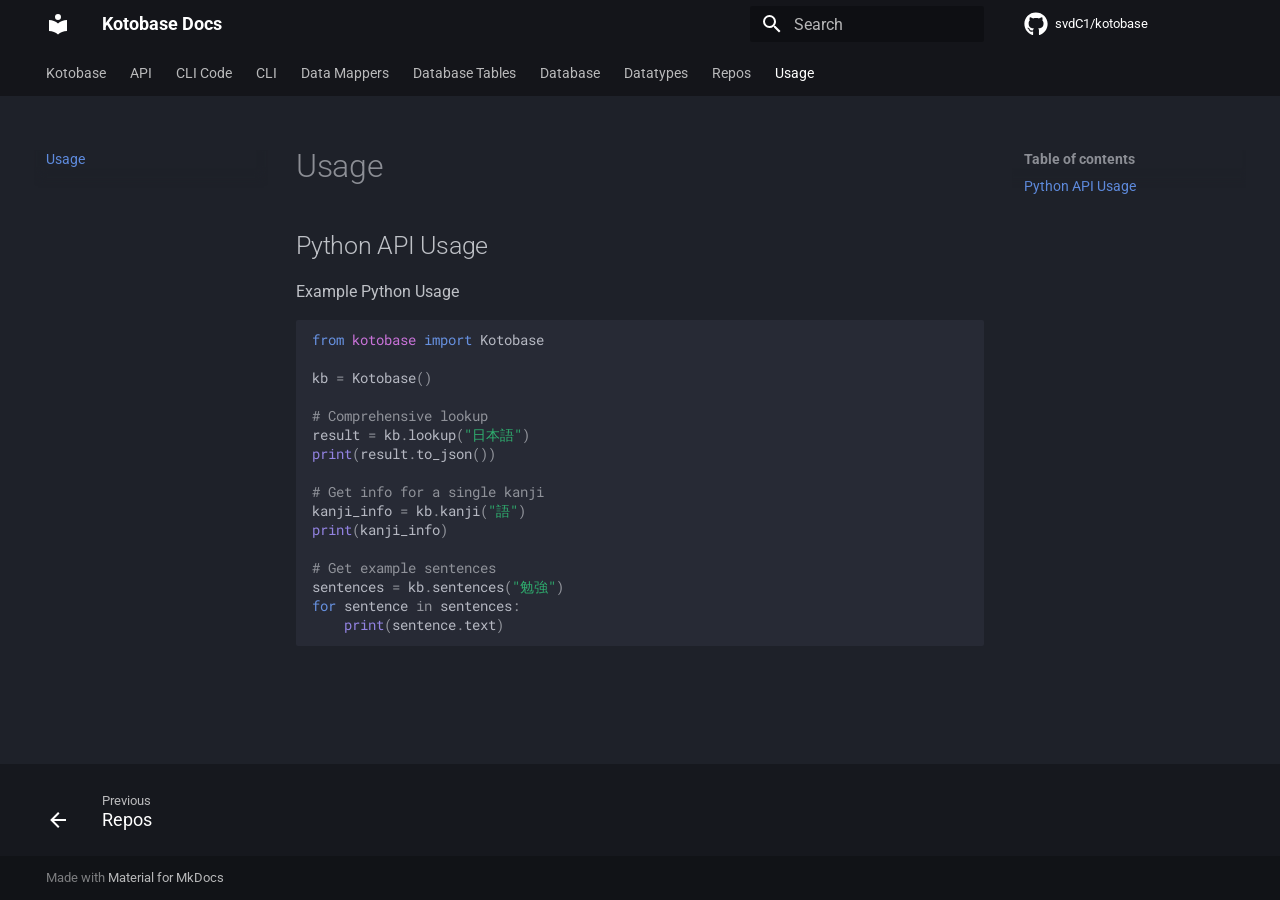
<file: usage/index.html>
<!doctype html>
<html lang="en" class="no-js">
  <head>
    
      <meta charset="utf-8">
      <meta name="viewport" content="width=device-width,initial-scale=1">
      
      
      
        <link rel="canonical" href="https://svdc1.github.io/kotobase/usage/">
      
      
        <link rel="prev" href="../repos/">
      
      
      
      <link rel="icon" href="../assets/images/favicon.png">
      <meta name="generator" content="mkdocs-1.6.1, mkdocs-material-9.6.14">
    
    
      
        <title>Usage - Kotobase Docs</title>
      
    
    
      <link rel="stylesheet" href="../assets/stylesheets/main.342714a4.min.css">
      
        
        <link rel="stylesheet" href="../assets/stylesheets/palette.06af60db.min.css">
      
      


    
    
      
    
    
      
        
        
        <link rel="preconnect" href="https://fonts.gstatic.com" crossorigin>
        <link rel="stylesheet" href="https://fonts.googleapis.com/css?family=Roboto:300,300i,400,400i,700,700i%7CRoboto+Mono:400,400i,700,700i&display=fallback">
        <style>:root{--md-text-font:"Roboto";--md-code-font:"Roboto Mono"}</style>
      
    
    
      <link rel="stylesheet" href="../assets/_mkdocstrings.css">
    
    <script>__md_scope=new URL("..",location),__md_hash=e=>[...e].reduce(((e,_)=>(e<<5)-e+_.charCodeAt(0)),0),__md_get=(e,_=localStorage,t=__md_scope)=>JSON.parse(_.getItem(t.pathname+"."+e)),__md_set=(e,_,t=localStorage,a=__md_scope)=>{try{t.setItem(a.pathname+"."+e,JSON.stringify(_))}catch(e){}}</script>
    
      

    
    
    
  </head>
  
  
    
    
      
    
    
    
    
    <body dir="ltr" data-md-color-scheme="slate" data-md-color-primary="black" data-md-color-accent="deep-purple">
  
    
    <input class="md-toggle" data-md-toggle="drawer" type="checkbox" id="__drawer" autocomplete="off">
    <input class="md-toggle" data-md-toggle="search" type="checkbox" id="__search" autocomplete="off">
    <label class="md-overlay" for="__drawer"></label>
    <div data-md-component="skip">
      
        
        <a href="#python-api-usage" class="md-skip">
          Skip to content
        </a>
      
    </div>
    <div data-md-component="announce">
      
    </div>
    
    
      

<header class="md-header" data-md-component="header">
  <nav class="md-header__inner md-grid" aria-label="Header">
    <a href=".." title="Kotobase Docs" class="md-header__button md-logo" aria-label="Kotobase Docs" data-md-component="logo">
      
  
  <svg xmlns="http://www.w3.org/2000/svg" viewBox="0 0 24 24"><path d="M12 8a3 3 0 0 0 3-3 3 3 0 0 0-3-3 3 3 0 0 0-3 3 3 3 0 0 0 3 3m0 3.54C9.64 9.35 6.5 8 3 8v11c3.5 0 6.64 1.35 9 3.54 2.36-2.19 5.5-3.54 9-3.54V8c-3.5 0-6.64 1.35-9 3.54"/></svg>

    </a>
    <label class="md-header__button md-icon" for="__drawer">
      
      <svg xmlns="http://www.w3.org/2000/svg" viewBox="0 0 24 24"><path d="M3 6h18v2H3zm0 5h18v2H3zm0 5h18v2H3z"/></svg>
    </label>
    <div class="md-header__title" data-md-component="header-title">
      <div class="md-header__ellipsis">
        <div class="md-header__topic">
          <span class="md-ellipsis">
            Kotobase Docs
          </span>
        </div>
        <div class="md-header__topic" data-md-component="header-topic">
          <span class="md-ellipsis">
            
              Usage
            
          </span>
        </div>
      </div>
    </div>
    
      
        <form class="md-header__option" data-md-component="palette">
  
    
    
    
    <input class="md-option" data-md-color-media="" data-md-color-scheme="slate" data-md-color-primary="black" data-md-color-accent="deep-purple"  aria-hidden="true"  type="radio" name="__palette" id="__palette_0">
    
  
</form>
      
    
    
      <script>var palette=__md_get("__palette");if(palette&&palette.color){if("(prefers-color-scheme)"===palette.color.media){var media=matchMedia("(prefers-color-scheme: light)"),input=document.querySelector(media.matches?"[data-md-color-media='(prefers-color-scheme: light)']":"[data-md-color-media='(prefers-color-scheme: dark)']");palette.color.media=input.getAttribute("data-md-color-media"),palette.color.scheme=input.getAttribute("data-md-color-scheme"),palette.color.primary=input.getAttribute("data-md-color-primary"),palette.color.accent=input.getAttribute("data-md-color-accent")}for(var[key,value]of Object.entries(palette.color))document.body.setAttribute("data-md-color-"+key,value)}</script>
    
    
    
      
      
        <label class="md-header__button md-icon" for="__search">
          
          <svg xmlns="http://www.w3.org/2000/svg" viewBox="0 0 24 24"><path d="M9.5 3A6.5 6.5 0 0 1 16 9.5c0 1.61-.59 3.09-1.56 4.23l.27.27h.79l5 5-1.5 1.5-5-5v-.79l-.27-.27A6.52 6.52 0 0 1 9.5 16 6.5 6.5 0 0 1 3 9.5 6.5 6.5 0 0 1 9.5 3m0 2C7 5 5 7 5 9.5S7 14 9.5 14 14 12 14 9.5 12 5 9.5 5"/></svg>
        </label>
        <div class="md-search" data-md-component="search" role="dialog">
  <label class="md-search__overlay" for="__search"></label>
  <div class="md-search__inner" role="search">
    <form class="md-search__form" name="search">
      <input type="text" class="md-search__input" name="query" aria-label="Search" placeholder="Search" autocapitalize="off" autocorrect="off" autocomplete="off" spellcheck="false" data-md-component="search-query" required>
      <label class="md-search__icon md-icon" for="__search">
        
        <svg xmlns="http://www.w3.org/2000/svg" viewBox="0 0 24 24"><path d="M9.5 3A6.5 6.5 0 0 1 16 9.5c0 1.61-.59 3.09-1.56 4.23l.27.27h.79l5 5-1.5 1.5-5-5v-.79l-.27-.27A6.52 6.52 0 0 1 9.5 16 6.5 6.5 0 0 1 3 9.5 6.5 6.5 0 0 1 9.5 3m0 2C7 5 5 7 5 9.5S7 14 9.5 14 14 12 14 9.5 12 5 9.5 5"/></svg>
        
        <svg xmlns="http://www.w3.org/2000/svg" viewBox="0 0 24 24"><path d="M20 11v2H8l5.5 5.5-1.42 1.42L4.16 12l7.92-7.92L13.5 5.5 8 11z"/></svg>
      </label>
      <nav class="md-search__options" aria-label="Search">
        
        <button type="reset" class="md-search__icon md-icon" title="Clear" aria-label="Clear" tabindex="-1">
          
          <svg xmlns="http://www.w3.org/2000/svg" viewBox="0 0 24 24"><path d="M19 6.41 17.59 5 12 10.59 6.41 5 5 6.41 10.59 12 5 17.59 6.41 19 12 13.41 17.59 19 19 17.59 13.41 12z"/></svg>
        </button>
      </nav>
      
        <div class="md-search__suggest" data-md-component="search-suggest"></div>
      
    </form>
    <div class="md-search__output">
      <div class="md-search__scrollwrap" tabindex="0" data-md-scrollfix>
        <div class="md-search-result" data-md-component="search-result">
          <div class="md-search-result__meta">
            Initializing search
          </div>
          <ol class="md-search-result__list" role="presentation"></ol>
        </div>
      </div>
    </div>
  </div>
</div>
      
    
    
      <div class="md-header__source">
        <a href="https://github.com/svdC1/kotobase" title="Go to repository" class="md-source" data-md-component="source">
  <div class="md-source__icon md-icon">
    
    <svg xmlns="http://www.w3.org/2000/svg" viewBox="0 0 496 512"><!--! Font Awesome Free 6.7.2 by @fontawesome - https://fontawesome.com License - https://fontawesome.com/license/free (Icons: CC BY 4.0, Fonts: SIL OFL 1.1, Code: MIT License) Copyright 2024 Fonticons, Inc.--><path d="M165.9 397.4c0 2-2.3 3.6-5.2 3.6-3.3.3-5.6-1.3-5.6-3.6 0-2 2.3-3.6 5.2-3.6 3-.3 5.6 1.3 5.6 3.6m-31.1-4.5c-.7 2 1.3 4.3 4.3 4.9 2.6 1 5.6 0 6.2-2s-1.3-4.3-4.3-5.2c-2.6-.7-5.5.3-6.2 2.3m44.2-1.7c-2.9.7-4.9 2.6-4.6 4.9.3 2 2.9 3.3 5.9 2.6 2.9-.7 4.9-2.6 4.6-4.6-.3-1.9-3-3.2-5.9-2.9M244.8 8C106.1 8 0 113.3 0 252c0 110.9 69.8 205.8 169.5 239.2 12.8 2.3 17.3-5.6 17.3-12.1 0-6.2-.3-40.4-.3-61.4 0 0-70 15-84.7-29.8 0 0-11.4-29.1-27.8-36.6 0 0-22.9-15.7 1.6-15.4 0 0 24.9 2 38.6 25.8 21.9 38.6 58.6 27.5 72.9 20.9 2.3-16 8.8-27.1 16-33.7-55.9-6.2-112.3-14.3-112.3-110.5 0-27.5 7.6-41.3 23.6-58.9-2.6-6.5-11.1-33.3 2.6-67.9 20.9-6.5 69 27 69 27 20-5.6 41.5-8.5 62.8-8.5s42.8 2.9 62.8 8.5c0 0 48.1-33.6 69-27 13.7 34.7 5.2 61.4 2.6 67.9 16 17.7 25.8 31.5 25.8 58.9 0 96.5-58.9 104.2-114.8 110.5 9.2 7.9 17 22.9 17 46.4 0 33.7-.3 75.4-.3 83.6 0 6.5 4.6 14.4 17.3 12.1C428.2 457.8 496 362.9 496 252 496 113.3 383.5 8 244.8 8M97.2 352.9c-1.3 1-1 3.3.7 5.2 1.6 1.6 3.9 2.3 5.2 1 1.3-1 1-3.3-.7-5.2-1.6-1.6-3.9-2.3-5.2-1m-10.8-8.1c-.7 1.3.3 2.9 2.3 3.9 1.6 1 3.6.7 4.3-.7.7-1.3-.3-2.9-2.3-3.9-2-.6-3.6-.3-4.3.7m32.4 35.6c-1.6 1.3-1 4.3 1.3 6.2 2.3 2.3 5.2 2.6 6.5 1 1.3-1.3.7-4.3-1.3-6.2-2.2-2.3-5.2-2.6-6.5-1m-11.4-14.7c-1.6 1-1.6 3.6 0 5.9s4.3 3.3 5.6 2.3c1.6-1.3 1.6-3.9 0-6.2-1.4-2.3-4-3.3-5.6-2"/></svg>
  </div>
  <div class="md-source__repository">
    svdC1/kotobase
  </div>
</a>
      </div>
    
  </nav>
  
</header>
    
    <div class="md-container" data-md-component="container">
      
      
        
          
            
<nav class="md-tabs" aria-label="Tabs" data-md-component="tabs">
  <div class="md-grid">
    <ul class="md-tabs__list">
      
        
  
  
  
  
    <li class="md-tabs__item">
      <a href=".." class="md-tabs__link">
        
  
  
    
  
  Kotobase

      </a>
    </li>
  

      
        
  
  
  
  
    <li class="md-tabs__item">
      <a href="../API/" class="md-tabs__link">
        
  
  
    
  
  API

      </a>
    </li>
  

      
        
  
  
  
  
    <li class="md-tabs__item">
      <a href="../CLI%20_Code/" class="md-tabs__link">
        
  
  
    
  
  CLI  Code

      </a>
    </li>
  

      
        
  
  
  
  
    <li class="md-tabs__item">
      <a href="../CLI/" class="md-tabs__link">
        
  
  
    
  
  CLI

      </a>
    </li>
  

      
        
  
  
  
  
    <li class="md-tabs__item">
      <a href="../Data_Mappers/" class="md-tabs__link">
        
  
  
    
  
  Data Mappers

      </a>
    </li>
  

      
        
  
  
  
  
    <li class="md-tabs__item">
      <a href="../Database_Tables/" class="md-tabs__link">
        
  
  
    
  
  Database Tables

      </a>
    </li>
  

      
        
  
  
  
  
    <li class="md-tabs__item">
      <a href="../database/" class="md-tabs__link">
        
  
  
    
  
  Database

      </a>
    </li>
  

      
        
  
  
  
  
    <li class="md-tabs__item">
      <a href="../datatypes/" class="md-tabs__link">
        
  
  
    
  
  Datatypes

      </a>
    </li>
  

      
        
  
  
  
  
    <li class="md-tabs__item">
      <a href="../repos/" class="md-tabs__link">
        
  
  
    
  
  Repos

      </a>
    </li>
  

      
        
  
  
  
    
  
  
    <li class="md-tabs__item md-tabs__item--active">
      <a href="./" class="md-tabs__link">
        
  
  
    
  
  Usage

      </a>
    </li>
  

      
    </ul>
  </div>
</nav>
          
        
      
      <main class="md-main" data-md-component="main">
        <div class="md-main__inner md-grid">
          
            
              
              <div class="md-sidebar md-sidebar--primary" data-md-component="sidebar" data-md-type="navigation" >
                <div class="md-sidebar__scrollwrap">
                  <div class="md-sidebar__inner">
                    


  


<nav class="md-nav md-nav--primary md-nav--lifted" aria-label="Navigation" data-md-level="0">
  <label class="md-nav__title" for="__drawer">
    <a href=".." title="Kotobase Docs" class="md-nav__button md-logo" aria-label="Kotobase Docs" data-md-component="logo">
      
  
  <svg xmlns="http://www.w3.org/2000/svg" viewBox="0 0 24 24"><path d="M12 8a3 3 0 0 0 3-3 3 3 0 0 0-3-3 3 3 0 0 0-3 3 3 3 0 0 0 3 3m0 3.54C9.64 9.35 6.5 8 3 8v11c3.5 0 6.64 1.35 9 3.54 2.36-2.19 5.5-3.54 9-3.54V8c-3.5 0-6.64 1.35-9 3.54"/></svg>

    </a>
    Kotobase Docs
  </label>
  
    <div class="md-nav__source">
      <a href="https://github.com/svdC1/kotobase" title="Go to repository" class="md-source" data-md-component="source">
  <div class="md-source__icon md-icon">
    
    <svg xmlns="http://www.w3.org/2000/svg" viewBox="0 0 496 512"><!--! Font Awesome Free 6.7.2 by @fontawesome - https://fontawesome.com License - https://fontawesome.com/license/free (Icons: CC BY 4.0, Fonts: SIL OFL 1.1, Code: MIT License) Copyright 2024 Fonticons, Inc.--><path d="M165.9 397.4c0 2-2.3 3.6-5.2 3.6-3.3.3-5.6-1.3-5.6-3.6 0-2 2.3-3.6 5.2-3.6 3-.3 5.6 1.3 5.6 3.6m-31.1-4.5c-.7 2 1.3 4.3 4.3 4.9 2.6 1 5.6 0 6.2-2s-1.3-4.3-4.3-5.2c-2.6-.7-5.5.3-6.2 2.3m44.2-1.7c-2.9.7-4.9 2.6-4.6 4.9.3 2 2.9 3.3 5.9 2.6 2.9-.7 4.9-2.6 4.6-4.6-.3-1.9-3-3.2-5.9-2.9M244.8 8C106.1 8 0 113.3 0 252c0 110.9 69.8 205.8 169.5 239.2 12.8 2.3 17.3-5.6 17.3-12.1 0-6.2-.3-40.4-.3-61.4 0 0-70 15-84.7-29.8 0 0-11.4-29.1-27.8-36.6 0 0-22.9-15.7 1.6-15.4 0 0 24.9 2 38.6 25.8 21.9 38.6 58.6 27.5 72.9 20.9 2.3-16 8.8-27.1 16-33.7-55.9-6.2-112.3-14.3-112.3-110.5 0-27.5 7.6-41.3 23.6-58.9-2.6-6.5-11.1-33.3 2.6-67.9 20.9-6.5 69 27 69 27 20-5.6 41.5-8.5 62.8-8.5s42.8 2.9 62.8 8.5c0 0 48.1-33.6 69-27 13.7 34.7 5.2 61.4 2.6 67.9 16 17.7 25.8 31.5 25.8 58.9 0 96.5-58.9 104.2-114.8 110.5 9.2 7.9 17 22.9 17 46.4 0 33.7-.3 75.4-.3 83.6 0 6.5 4.6 14.4 17.3 12.1C428.2 457.8 496 362.9 496 252 496 113.3 383.5 8 244.8 8M97.2 352.9c-1.3 1-1 3.3.7 5.2 1.6 1.6 3.9 2.3 5.2 1 1.3-1 1-3.3-.7-5.2-1.6-1.6-3.9-2.3-5.2-1m-10.8-8.1c-.7 1.3.3 2.9 2.3 3.9 1.6 1 3.6.7 4.3-.7.7-1.3-.3-2.9-2.3-3.9-2-.6-3.6-.3-4.3.7m32.4 35.6c-1.6 1.3-1 4.3 1.3 6.2 2.3 2.3 5.2 2.6 6.5 1 1.3-1.3.7-4.3-1.3-6.2-2.2-2.3-5.2-2.6-6.5-1m-11.4-14.7c-1.6 1-1.6 3.6 0 5.9s4.3 3.3 5.6 2.3c1.6-1.3 1.6-3.9 0-6.2-1.4-2.3-4-3.3-5.6-2"/></svg>
  </div>
  <div class="md-source__repository">
    svdC1/kotobase
  </div>
</a>
    </div>
  
  <ul class="md-nav__list" data-md-scrollfix>
    
      
      
  
  
  
  
    <li class="md-nav__item">
      <a href=".." class="md-nav__link">
        
  
  
  <span class="md-ellipsis">
    Kotobase
    
  </span>
  

      </a>
    </li>
  

    
      
      
  
  
  
  
    <li class="md-nav__item">
      <a href="../API/" class="md-nav__link">
        
  
  
  <span class="md-ellipsis">
    API
    
  </span>
  

      </a>
    </li>
  

    
      
      
  
  
  
  
    <li class="md-nav__item">
      <a href="../CLI%20_Code/" class="md-nav__link">
        
  
  
  <span class="md-ellipsis">
    CLI  Code
    
  </span>
  

      </a>
    </li>
  

    
      
      
  
  
  
  
    <li class="md-nav__item">
      <a href="../CLI/" class="md-nav__link">
        
  
  
  <span class="md-ellipsis">
    CLI
    
  </span>
  

      </a>
    </li>
  

    
      
      
  
  
  
  
    <li class="md-nav__item">
      <a href="../Data_Mappers/" class="md-nav__link">
        
  
  
  <span class="md-ellipsis">
    Data Mappers
    
  </span>
  

      </a>
    </li>
  

    
      
      
  
  
  
  
    <li class="md-nav__item">
      <a href="../Database_Tables/" class="md-nav__link">
        
  
  
  <span class="md-ellipsis">
    Database Tables
    
  </span>
  

      </a>
    </li>
  

    
      
      
  
  
  
  
    <li class="md-nav__item">
      <a href="../database/" class="md-nav__link">
        
  
  
  <span class="md-ellipsis">
    Database
    
  </span>
  

      </a>
    </li>
  

    
      
      
  
  
  
  
    <li class="md-nav__item">
      <a href="../datatypes/" class="md-nav__link">
        
  
  
  <span class="md-ellipsis">
    Datatypes
    
  </span>
  

      </a>
    </li>
  

    
      
      
  
  
  
  
    <li class="md-nav__item">
      <a href="../repos/" class="md-nav__link">
        
  
  
  <span class="md-ellipsis">
    Repos
    
  </span>
  

      </a>
    </li>
  

    
      
      
  
  
    
  
  
  
    <li class="md-nav__item md-nav__item--active">
      
      <input class="md-nav__toggle md-toggle" type="checkbox" id="__toc">
      
      
      
        <label class="md-nav__link md-nav__link--active" for="__toc">
          
  
  
  <span class="md-ellipsis">
    Usage
    
  </span>
  

          <span class="md-nav__icon md-icon"></span>
        </label>
      
      <a href="./" class="md-nav__link md-nav__link--active">
        
  
  
  <span class="md-ellipsis">
    Usage
    
  </span>
  

      </a>
      
        

<nav class="md-nav md-nav--secondary" aria-label="Table of contents">
  
  
  
  
    <label class="md-nav__title" for="__toc">
      <span class="md-nav__icon md-icon"></span>
      Table of contents
    </label>
    <ul class="md-nav__list" data-md-component="toc" data-md-scrollfix>
      
        <li class="md-nav__item">
  <a href="#python-api-usage" class="md-nav__link">
    <span class="md-ellipsis">
      Python API Usage
    </span>
  </a>
  
</li>
      
    </ul>
  
</nav>
      
    </li>
  

    
  </ul>
</nav>
                  </div>
                </div>
              </div>
            
            
              
              <div class="md-sidebar md-sidebar--secondary" data-md-component="sidebar" data-md-type="toc" >
                <div class="md-sidebar__scrollwrap">
                  <div class="md-sidebar__inner">
                    

<nav class="md-nav md-nav--secondary" aria-label="Table of contents">
  
  
  
  
    <label class="md-nav__title" for="__toc">
      <span class="md-nav__icon md-icon"></span>
      Table of contents
    </label>
    <ul class="md-nav__list" data-md-component="toc" data-md-scrollfix>
      
        <li class="md-nav__item">
  <a href="#python-api-usage" class="md-nav__link">
    <span class="md-ellipsis">
      Python API Usage
    </span>
  </a>
  
</li>
      
    </ul>
  
</nav>
                  </div>
                </div>
              </div>
            
          
          
            <div class="md-content" data-md-component="content">
              <article class="md-content__inner md-typeset">
                
                  


  
  


  <h1>Usage</h1>

<h2 id="python-api-usage">Python API Usage<a class="headerlink" href="#python-api-usage" title="Permanent link">&para;</a></h2>
<p>Example Python Usage</p>
<div class="highlight"><pre><span></span><code><span class="kn">from</span><span class="w"> </span><span class="nn">kotobase</span><span class="w"> </span><span class="kn">import</span> <span class="n">Kotobase</span>

<span class="n">kb</span> <span class="o">=</span> <span class="n">Kotobase</span><span class="p">()</span>

<span class="c1"># Comprehensive lookup</span>
<span class="n">result</span> <span class="o">=</span> <span class="n">kb</span><span class="o">.</span><span class="n">lookup</span><span class="p">(</span><span class="s2">&quot;日本語&quot;</span><span class="p">)</span>
<span class="nb">print</span><span class="p">(</span><span class="n">result</span><span class="o">.</span><span class="n">to_json</span><span class="p">())</span>

<span class="c1"># Get info for a single kanji</span>
<span class="n">kanji_info</span> <span class="o">=</span> <span class="n">kb</span><span class="o">.</span><span class="n">kanji</span><span class="p">(</span><span class="s2">&quot;語&quot;</span><span class="p">)</span>
<span class="nb">print</span><span class="p">(</span><span class="n">kanji_info</span><span class="p">)</span>

<span class="c1"># Get example sentences</span>
<span class="n">sentences</span> <span class="o">=</span> <span class="n">kb</span><span class="o">.</span><span class="n">sentences</span><span class="p">(</span><span class="s2">&quot;勉強&quot;</span><span class="p">)</span>
<span class="k">for</span> <span class="n">sentence</span> <span class="ow">in</span> <span class="n">sentences</span><span class="p">:</span>
    <span class="nb">print</span><span class="p">(</span><span class="n">sentence</span><span class="o">.</span><span class="n">text</span><span class="p">)</span>
</code></pre></div>












                
              </article>
            </div>
          
          
<script>var target=document.getElementById(location.hash.slice(1));target&&target.name&&(target.checked=target.name.startsWith("__tabbed_"))</script>
        </div>
        
      </main>
      
        <footer class="md-footer">
  
    
      
      <nav class="md-footer__inner md-grid" aria-label="Footer" >
        
          
          <a href="../repos/" class="md-footer__link md-footer__link--prev" aria-label="Previous: Repos">
            <div class="md-footer__button md-icon">
              
              <svg xmlns="http://www.w3.org/2000/svg" viewBox="0 0 24 24"><path d="M20 11v2H8l5.5 5.5-1.42 1.42L4.16 12l7.92-7.92L13.5 5.5 8 11z"/></svg>
            </div>
            <div class="md-footer__title">
              <span class="md-footer__direction">
                Previous
              </span>
              <div class="md-ellipsis">
                Repos
              </div>
            </div>
          </a>
        
        
      </nav>
    
  
  <div class="md-footer-meta md-typeset">
    <div class="md-footer-meta__inner md-grid">
      <div class="md-copyright">
  
  
    Made with
    <a href="https://squidfunk.github.io/mkdocs-material/" target="_blank" rel="noopener">
      Material for MkDocs
    </a>
  
</div>
      
    </div>
  </div>
</footer>
      
    </div>
    <div class="md-dialog" data-md-component="dialog">
      <div class="md-dialog__inner md-typeset"></div>
    </div>
    
    
    
      
      <script id="__config" type="application/json">{"base": "..", "features": ["header.autohide", "navigation.footer", "search.suggest", "search.highlight", "navigation.sections", "navigation.tabs"], "search": "../assets/javascripts/workers/search.d50fe291.min.js", "tags": null, "translations": {"clipboard.copied": "Copied to clipboard", "clipboard.copy": "Copy to clipboard", "search.result.more.one": "1 more on this page", "search.result.more.other": "# more on this page", "search.result.none": "No matching documents", "search.result.one": "1 matching document", "search.result.other": "# matching documents", "search.result.placeholder": "Type to start searching", "search.result.term.missing": "Missing", "select.version": "Select version"}, "version": null}</script>
    
    
      <script src="../assets/javascripts/bundle.13a4f30d.min.js"></script>
      
    
  </body>
</html>
</file>
<file: assets/_mkdocstrings.css>
/* Avoid breaking parameter names, etc. in table cells. */
.doc-contents td code {
  word-break: normal !important;
}

/* No line break before first paragraph of descriptions. */
.doc-md-description,
.doc-md-description>p:first-child {
  display: inline;
}

/* No text transformation from Material for MkDocs for H5 headings. */
.md-typeset h5 .doc-object-name {
  text-transform: none;
}

/* Max width for docstring sections tables. */
.doc .md-typeset__table,
.doc .md-typeset__table table {
  display: table !important;
  width: 100%;
}

.doc .md-typeset__table tr {
  display: table-row;
}

/* Defaults in Spacy table style. */
.doc-param-default {
  float: right;
}

/* Parameter headings must be inline, not blocks. */
.doc-heading-parameter {
  display: inline;
}

/* Default font size for parameter headings. */
.md-typeset .doc-heading-parameter {
  font-size: inherit;
}

/* Prefer space on the right, not the left of parameter permalinks. */
.doc-heading-parameter .headerlink {
  margin-left: 0 !important;
  margin-right: 0.2rem;
}

/* Backward-compatibility: docstring section titles in bold. */
.doc-section-title {
  font-weight: bold;
}

/* Backlinks crumb separator. */
.doc-backlink-crumb {
  display: inline-flex;
  gap: .2rem;
  white-space: nowrap;
  align-items: center;
  vertical-align: middle;
}
.doc-backlink-crumb:not(:first-child)::before {
  background-color: var(--md-default-fg-color--lighter);
  content: "";
  display: inline;
  height: 1rem;
  --md-path-icon: url('data:image/svg+xml;charset=utf-8,<svg xmlns="http://www.w3.org/2000/svg" viewBox="0 0 24 24"><path d="M8.59 16.58 13.17 12 8.59 7.41 10 6l6 6-6 6z"/></svg>');
  -webkit-mask-image: var(--md-path-icon);
  mask-image: var(--md-path-icon);
  width: 1rem;
}
.doc-backlink-crumb.last {
  font-weight: bold;
}

/* Symbols in Navigation and ToC. */
:root, :host,
[data-md-color-scheme="default"] {
  --doc-symbol-parameter-fg-color: #df50af;
  --doc-symbol-attribute-fg-color: #953800;
  --doc-symbol-function-fg-color: #8250df;
  --doc-symbol-method-fg-color: #8250df;
  --doc-symbol-class-fg-color: #0550ae;
  --doc-symbol-module-fg-color: #5cad0f;

  --doc-symbol-parameter-bg-color: #df50af1a;
  --doc-symbol-attribute-bg-color: #9538001a;
  --doc-symbol-function-bg-color: #8250df1a;
  --doc-symbol-method-bg-color: #8250df1a;
  --doc-symbol-class-bg-color: #0550ae1a;
  --doc-symbol-module-bg-color: #5cad0f1a;
}

[data-md-color-scheme="slate"] {
  --doc-symbol-parameter-fg-color: #ffa8cc;
  --doc-symbol-attribute-fg-color: #ffa657;
  --doc-symbol-function-fg-color: #d2a8ff;
  --doc-symbol-method-fg-color: #d2a8ff;
  --doc-symbol-class-fg-color: #79c0ff;
  --doc-symbol-module-fg-color: #baff79;

  --doc-symbol-parameter-bg-color: #ffa8cc1a;
  --doc-symbol-attribute-bg-color: #ffa6571a;
  --doc-symbol-function-bg-color: #d2a8ff1a;
  --doc-symbol-method-bg-color: #d2a8ff1a;
  --doc-symbol-class-bg-color: #79c0ff1a;
  --doc-symbol-module-bg-color: #baff791a;
}

code.doc-symbol {
  border-radius: .1rem;
  font-size: .85em;
  padding: 0 .3em;
  font-weight: bold;
}

code.doc-symbol-parameter,
a code.doc-symbol-parameter {
  color: var(--doc-symbol-parameter-fg-color);
  background-color: var(--doc-symbol-parameter-bg-color);
}

code.doc-symbol-parameter::after {
  content: "param";
}

code.doc-symbol-attribute,
a code.doc-symbol-attribute {
  color: var(--doc-symbol-attribute-fg-color);
  background-color: var(--doc-symbol-attribute-bg-color);
}

code.doc-symbol-attribute::after {
  content: "attr";
}

code.doc-symbol-function,
a code.doc-symbol-function {
  color: var(--doc-symbol-function-fg-color);
  background-color: var(--doc-symbol-function-bg-color);
}

code.doc-symbol-function::after {
  content: "func";
}

code.doc-symbol-method,
a code.doc-symbol-method {
  color: var(--doc-symbol-method-fg-color);
  background-color: var(--doc-symbol-method-bg-color);
}

code.doc-symbol-method::after {
  content: "meth";
}

code.doc-symbol-class,
a code.doc-symbol-class {
  color: var(--doc-symbol-class-fg-color);
  background-color: var(--doc-symbol-class-bg-color);
}

code.doc-symbol-class::after {
  content: "class";
}

code.doc-symbol-module,
a code.doc-symbol-module {
  color: var(--doc-symbol-module-fg-color);
  background-color: var(--doc-symbol-module-bg-color);
}

code.doc-symbol-module::after {
  content: "mod";
}

.doc-signature .autorefs {
  color: inherit;
  border-bottom: 1px dotted currentcolor;
}
</file>
<file: assets/stylesheets/main.342714a4.min.css>
@charset "UTF-8";html{-webkit-text-size-adjust:none;-moz-text-size-adjust:none;text-size-adjust:none;box-sizing:border-box}*,:after,:before{box-sizing:inherit}@media (prefers-reduced-motion){*,:after,:before{transition:none!important}}body{margin:0}a,button,input,label{-webkit-tap-highlight-color:transparent}a{color:inherit;text-decoration:none}hr{border:0;box-sizing:initial;display:block;height:.05rem;overflow:visible;padding:0}small{font-size:80%}sub,sup{line-height:1em}img{border-style:none}table{border-collapse:initial;border-spacing:0}td,th{font-weight:400;vertical-align:top}button{background:#0000;border:0;font-family:inherit;font-size:inherit;margin:0;padding:0}input{border:0;outline:none}:root{--md-primary-fg-color:#4051b5;--md-primary-fg-color--light:#5d6cc0;--md-primary-fg-color--dark:#303fa1;--md-primary-bg-color:#fff;--md-primary-bg-color--light:#ffffffb3;--md-accent-fg-color:#526cfe;--md-accent-fg-color--transparent:#526cfe1a;--md-accent-bg-color:#fff;--md-accent-bg-color--light:#ffffffb3}[data-md-color-scheme=default]{color-scheme:light}[data-md-color-scheme=default] img[src$="#gh-dark-mode-only"],[data-md-color-scheme=default] img[src$="#only-dark"]{display:none}:root,[data-md-color-scheme=default]{--md-hue:225deg;--md-default-fg-color:#000000de;--md-default-fg-color--light:#0000008a;--md-default-fg-color--lighter:#00000052;--md-default-fg-color--lightest:#00000012;--md-default-bg-color:#fff;--md-default-bg-color--light:#ffffffb3;--md-default-bg-color--lighter:#ffffff4d;--md-default-bg-color--lightest:#ffffff1f;--md-code-fg-color:#36464e;--md-code-bg-color:#f5f5f5;--md-code-hl-color:#4287ff;--md-code-hl-color--light:#4287ff1a;--md-code-hl-number-color:#d52a2a;--md-code-hl-special-color:#db1457;--md-code-hl-function-color:#a846b9;--md-code-hl-constant-color:#6e59d9;--md-code-hl-keyword-color:#3f6ec6;--md-code-hl-string-color:#1c7d4d;--md-code-hl-name-color:var(--md-code-fg-color);--md-code-hl-operator-color:var(--md-default-fg-color--light);--md-code-hl-punctuation-color:var(--md-default-fg-color--light);--md-code-hl-comment-color:var(--md-default-fg-color--light);--md-code-hl-generic-color:var(--md-default-fg-color--light);--md-code-hl-variable-color:var(--md-default-fg-color--light);--md-typeset-color:var(--md-default-fg-color);--md-typeset-a-color:var(--md-primary-fg-color);--md-typeset-del-color:#f5503d26;--md-typeset-ins-color:#0bd57026;--md-typeset-kbd-color:#fafafa;--md-typeset-kbd-accent-color:#fff;--md-typeset-kbd-border-color:#b8b8b8;--md-typeset-mark-color:#ffff0080;--md-typeset-table-color:#0000001f;--md-typeset-table-color--light:rgba(0,0,0,.035);--md-admonition-fg-color:var(--md-default-fg-color);--md-admonition-bg-color:var(--md-default-bg-color);--md-warning-fg-color:#000000de;--md-warning-bg-color:#ff9;--md-footer-fg-color:#fff;--md-footer-fg-color--light:#ffffffb3;--md-footer-fg-color--lighter:#ffffff73;--md-footer-bg-color:#000000de;--md-footer-bg-color--dark:#00000052;--md-shadow-z1:0 0.2rem 0.5rem #0000000d,0 0 0.05rem #0000001a;--md-shadow-z2:0 0.2rem 0.5rem #0000001a,0 0 0.05rem #00000040;--md-shadow-z3:0 0.2rem 0.5rem #0003,0 0 0.05rem #00000059}.md-icon svg{fill:currentcolor;display:block;height:1.2rem;width:1.2rem}body{-webkit-font-smoothing:antialiased;-moz-osx-font-smoothing:grayscale;--md-text-font-family:var(--md-text-font,_),-apple-system,BlinkMacSystemFont,Helvetica,Arial,sans-serif;--md-code-font-family:var(--md-code-font,_),SFMono-Regular,Consolas,Menlo,monospace}aside,body,input{font-feature-settings:"kern","liga";color:var(--md-typeset-color);font-family:var(--md-text-font-family)}code,kbd,pre{font-feature-settings:"kern";font-family:var(--md-code-font-family)}:root{--md-typeset-table-sort-icon:url('data:image/svg+xml;charset=utf-8,<svg xmlns="http://www.w3.org/2000/svg" viewBox="0 0 24 24"><path d="m18 21-4-4h3V7h-3l4-4 4 4h-3v10h3M2 19v-2h10v2M2 13v-2h7v2M2 7V5h4v2z"/></svg>');--md-typeset-table-sort-icon--asc:url('data:image/svg+xml;charset=utf-8,<svg xmlns="http://www.w3.org/2000/svg" viewBox="0 0 24 24"><path d="M19 17h3l-4 4-4-4h3V3h2M2 17h10v2H2M6 5v2H2V5m0 6h7v2H2z"/></svg>');--md-typeset-table-sort-icon--desc:url('data:image/svg+xml;charset=utf-8,<svg xmlns="http://www.w3.org/2000/svg" viewBox="0 0 24 24"><path d="M19 7h3l-4-4-4 4h3v14h2M2 17h10v2H2M6 5v2H2V5m0 6h7v2H2z"/></svg>')}.md-typeset{-webkit-print-color-adjust:exact;color-adjust:exact;font-size:.8rem;line-height:1.6;overflow-wrap:break-word}@media print{.md-typeset{font-size:.68rem}}.md-typeset blockquote,.md-typeset dl,.md-typeset figure,.md-typeset ol,.md-typeset pre,.md-typeset ul{margin-bottom:1em;margin-top:1em}.md-typeset h1{color:var(--md-default-fg-color--light);font-size:2em;line-height:1.3;margin:0 0 1.25em}.md-typeset h1,.md-typeset h2{font-weight:300;letter-spacing:-.01em}.md-typeset h2{font-size:1.5625em;line-height:1.4;margin:1.6em 0 .64em}.md-typeset h3{font-size:1.25em;font-weight:400;letter-spacing:-.01em;line-height:1.5;margin:1.6em 0 .8em}.md-typeset h2+h3{margin-top:.8em}.md-typeset h4{font-weight:700;letter-spacing:-.01em;margin:1em 0}.md-typeset h5,.md-typeset h6{color:var(--md-default-fg-color--light);font-size:.8em;font-weight:700;letter-spacing:-.01em;margin:1.25em 0}.md-typeset h5{text-transform:uppercase}.md-typeset h5 code{text-transform:none}.md-typeset hr{border-bottom:.05rem solid var(--md-default-fg-color--lightest);display:flow-root;margin:1.5em 0}.md-typeset a{color:var(--md-typeset-a-color);word-break:break-word}.md-typeset a,.md-typeset a:before{transition:color 125ms}.md-typeset a:focus,.md-typeset a:hover{color:var(--md-accent-fg-color)}.md-typeset a:focus code,.md-typeset a:hover code{background-color:var(--md-accent-fg-color--transparent)}.md-typeset a code{color:currentcolor;transition:background-color 125ms}.md-typeset a.focus-visible{outline-color:var(--md-accent-fg-color);outline-offset:.2rem}.md-typeset code,.md-typeset kbd,.md-typeset pre{color:var(--md-code-fg-color);direction:ltr;font-variant-ligatures:none}@media print{.md-typeset code,.md-typeset kbd,.md-typeset pre{white-space:pre-wrap}}.md-typeset code{background-color:var(--md-code-bg-color);border-radius:.1rem;-webkit-box-decoration-break:clone;box-decoration-break:clone;font-size:.85em;padding:0 .2941176471em;word-break:break-word}.md-typeset code:not(.focus-visible){-webkit-tap-highlight-color:transparent;outline:none}.md-typeset pre{display:flow-root;line-height:1.4;position:relative}.md-typeset pre>code{-webkit-box-decoration-break:slice;box-decoration-break:slice;box-shadow:none;display:block;margin:0;outline-color:var(--md-accent-fg-color);overflow:auto;padding:.7720588235em 1.1764705882em;scrollbar-color:var(--md-default-fg-color--lighter) #0000;scrollbar-width:thin;touch-action:auto;word-break:normal}.md-typeset pre>code:hover{scrollbar-color:var(--md-accent-fg-color) #0000}.md-typeset pre>code::-webkit-scrollbar{height:.2rem;width:.2rem}.md-typeset pre>code::-webkit-scrollbar-thumb{background-color:var(--md-default-fg-color--lighter)}.md-typeset pre>code::-webkit-scrollbar-thumb:hover{background-color:var(--md-accent-fg-color)}.md-typeset kbd{background-color:var(--md-typeset-kbd-color);border-radius:.1rem;box-shadow:0 .1rem 0 .05rem var(--md-typeset-kbd-border-color),0 .1rem 0 var(--md-typeset-kbd-border-color),0 -.1rem .2rem var(--md-typeset-kbd-accent-color) inset;color:var(--md-default-fg-color);display:inline-block;font-size:.75em;padding:0 .6666666667em;vertical-align:text-top;word-break:break-word}.md-typeset mark{background-color:var(--md-typeset-mark-color);-webkit-box-decoration-break:clone;box-decoration-break:clone;color:inherit;word-break:break-word}.md-typeset abbr{border-bottom:.05rem dotted var(--md-default-fg-color--light);cursor:help;text-decoration:none}.md-typeset small{opacity:.75}[dir=ltr] .md-typeset sub,[dir=ltr] .md-typeset sup{margin-left:.078125em}[dir=rtl] .md-typeset sub,[dir=rtl] .md-typeset sup{margin-right:.078125em}[dir=ltr] .md-typeset blockquote{padding-left:.6rem}[dir=rtl] .md-typeset blockquote{padding-right:.6rem}[dir=ltr] .md-typeset blockquote{border-left:.2rem solid var(--md-default-fg-color--lighter)}[dir=rtl] .md-typeset blockquote{border-right:.2rem solid var(--md-default-fg-color--lighter)}.md-typeset blockquote{color:var(--md-default-fg-color--light);margin-left:0;margin-right:0}.md-typeset ul{list-style-type:disc}.md-typeset ul[type]{list-style-type:revert-layer}[dir=ltr] .md-typeset ol,[dir=ltr] .md-typeset ul{margin-left:.625em}[dir=rtl] .md-typeset ol,[dir=rtl] .md-typeset ul{margin-right:.625em}.md-typeset ol,.md-typeset ul{padding:0}.md-typeset ol:not([hidden]),.md-typeset ul:not([hidden]){display:flow-root}.md-typeset ol ol,.md-typeset ul ol{list-style-type:lower-alpha}.md-typeset ol ol ol,.md-typeset ul ol ol{list-style-type:lower-roman}.md-typeset ol ol ol ol,.md-typeset ul ol ol ol{list-style-type:upper-alpha}.md-typeset ol ol ol ol ol,.md-typeset ul ol ol ol ol{list-style-type:upper-roman}.md-typeset ol[type],.md-typeset ul[type]{list-style-type:revert-layer}[dir=ltr] .md-typeset ol li,[dir=ltr] .md-typeset ul li{margin-left:1.25em}[dir=rtl] .md-typeset ol li,[dir=rtl] .md-typeset ul li{margin-right:1.25em}.md-typeset ol li,.md-typeset ul li{margin-bottom:.5em}.md-typeset ol li blockquote,.md-typeset ol li p,.md-typeset ul li blockquote,.md-typeset ul li p{margin:.5em 0}.md-typeset ol li:last-child,.md-typeset ul li:last-child{margin-bottom:0}[dir=ltr] .md-typeset ol li ol,[dir=ltr] .md-typeset ol li ul,[dir=ltr] .md-typeset ul li ol,[dir=ltr] .md-typeset ul li ul{margin-left:.625em}[dir=rtl] .md-typeset ol li ol,[dir=rtl] .md-typeset ol li ul,[dir=rtl] .md-typeset ul li ol,[dir=rtl] .md-typeset ul li ul{margin-right:.625em}.md-typeset ol li ol,.md-typeset ol li ul,.md-typeset ul li ol,.md-typeset ul li ul{margin-bottom:.5em;margin-top:.5em}[dir=ltr] .md-typeset dd{margin-left:1.875em}[dir=rtl] .md-typeset dd{margin-right:1.875em}.md-typeset dd{margin-bottom:1.5em;margin-top:1em}.md-typeset img,.md-typeset svg,.md-typeset video{height:auto;max-width:100%}.md-typeset img[align=left]{margin:1em 1em 1em 0}.md-typeset img[align=right]{margin:1em 0 1em 1em}.md-typeset img[align]:only-child{margin-top:0}.md-typeset figure{display:flow-root;margin:1em auto;max-width:100%;text-align:center;width:-moz-fit-content;width:fit-content}.md-typeset figure img{display:block;margin:0 auto}.md-typeset figcaption{font-style:italic;margin:1em auto;max-width:24rem}.md-typeset iframe{max-width:100%}.md-typeset table:not([class]){background-color:var(--md-default-bg-color);border:.05rem solid var(--md-typeset-table-color);border-radius:.1rem;display:inline-block;font-size:.64rem;max-width:100%;overflow:auto;touch-action:auto}@media print{.md-typeset table:not([class]){display:table}}.md-typeset table:not([class])+*{margin-top:1.5em}.md-typeset table:not([class]) td>:first-child,.md-typeset table:not([class]) th>:first-child{margin-top:0}.md-typeset table:not([class]) td>:last-child,.md-typeset table:not([class]) th>:last-child{margin-bottom:0}.md-typeset table:not([class]) td:not([align]),.md-typeset table:not([class]) th:not([align]){text-align:left}[dir=rtl] .md-typeset table:not([class]) td:not([align]),[dir=rtl] .md-typeset table:not([class]) th:not([align]){text-align:right}.md-typeset table:not([class]) th{font-weight:700;min-width:5rem;padding:.9375em 1.25em;vertical-align:top}.md-typeset table:not([class]) td{border-top:.05rem solid var(--md-typeset-table-color);padding:.9375em 1.25em;vertical-align:top}.md-typeset table:not([class]) tbody tr{transition:background-color 125ms}.md-typeset table:not([class]) tbody tr:hover{background-color:var(--md-typeset-table-color--light);box-shadow:0 .05rem 0 var(--md-default-bg-color) inset}.md-typeset table:not([class]) a{word-break:normal}.md-typeset table th[role=columnheader]{cursor:pointer}[dir=ltr] .md-typeset table th[role=columnheader]:after{margin-left:.5em}[dir=rtl] .md-typeset table th[role=columnheader]:after{margin-right:.5em}.md-typeset table th[role=columnheader]:after{content:"";display:inline-block;height:1.2em;-webkit-mask-image:var(--md-typeset-table-sort-icon);mask-image:var(--md-typeset-table-sort-icon);-webkit-mask-repeat:no-repeat;mask-repeat:no-repeat;-webkit-mask-size:contain;mask-size:contain;transition:background-color 125ms;vertical-align:text-bottom;width:1.2em}.md-typeset table th[role=columnheader]:hover:after{background-color:var(--md-default-fg-color--lighter)}.md-typeset table th[role=columnheader][aria-sort=ascending]:after{background-color:var(--md-default-fg-color--light);-webkit-mask-image:var(--md-typeset-table-sort-icon--asc);mask-image:var(--md-typeset-table-sort-icon--asc)}.md-typeset table th[role=columnheader][aria-sort=descending]:after{background-color:var(--md-default-fg-color--light);-webkit-mask-image:var(--md-typeset-table-sort-icon--desc);mask-image:var(--md-typeset-table-sort-icon--desc)}.md-typeset__scrollwrap{margin:1em -.8rem;overflow-x:auto;touch-action:auto}.md-typeset__table{display:inline-block;margin-bottom:.5em;padding:0 .8rem}@media print{.md-typeset__table{display:block}}html .md-typeset__table table{display:table;margin:0;overflow:hidden;width:100%}@media screen and (max-width:44.984375em){.md-content__inner>pre{margin:1em -.8rem}.md-content__inner>pre code{border-radius:0}}.md-typeset .md-author{border-radius:100%;display:block;flex-shrink:0;height:1.6rem;overflow:hidden;position:relative;transition:color 125ms,transform 125ms;width:1.6rem}.md-typeset .md-author img{display:block}.md-typeset .md-author--more{background:var(--md-default-fg-color--lightest);color:var(--md-default-fg-color--lighter);font-size:.6rem;font-weight:700;line-height:1.6rem;text-align:center}.md-typeset .md-author--long{height:2.4rem;width:2.4rem}.md-typeset a.md-author{transform:scale(1)}.md-typeset a.md-author img{border-radius:100%;filter:grayscale(100%) opacity(75%);transition:filter 125ms}.md-typeset a.md-author:focus,.md-typeset a.md-author:hover{transform:scale(1.1);z-index:1}.md-typeset a.md-author:focus img,.md-typeset a.md-author:hover img{filter:grayscale(0)}.md-banner{background-color:var(--md-footer-bg-color);color:var(--md-footer-fg-color);overflow:auto}@media print{.md-banner{display:none}}.md-banner--warning{background-color:var(--md-warning-bg-color);color:var(--md-warning-fg-color)}.md-banner__inner{font-size:.7rem;margin:.6rem auto;padding:0 .8rem}[dir=ltr] .md-banner__button{float:right}[dir=rtl] .md-banner__button{float:left}.md-banner__button{color:inherit;cursor:pointer;transition:opacity .25s}.no-js .md-banner__button{display:none}.md-banner__button:hover{opacity:.7}html{font-size:125%;height:100%;overflow-x:hidden}@media screen and (min-width:100em){html{font-size:137.5%}}@media screen and (min-width:125em){html{font-size:150%}}body{background-color:var(--md-default-bg-color);display:flex;flex-direction:column;font-size:.5rem;min-height:100%;position:relative;width:100%}@media print{body{display:block}}@media screen and (max-width:59.984375em){body[data-md-scrolllock]{position:fixed}}.md-grid{margin-left:auto;margin-right:auto;max-width:61rem}.md-container{display:flex;flex-direction:column;flex-grow:1}@media print{.md-container{display:block}}.md-main{flex-grow:1}.md-main__inner{display:flex;height:100%;margin-top:1.5rem}.md-ellipsis{overflow:hidden;text-overflow:ellipsis}.md-toggle{display:none}.md-option{height:0;opacity:0;position:absolute;width:0}.md-option:checked+label:not([hidden]){display:block}.md-option.focus-visible+label{outline-color:var(--md-accent-fg-color);outline-style:auto}.md-skip{background-color:var(--md-default-fg-color);border-radius:.1rem;color:var(--md-default-bg-color);font-size:.64rem;margin:.5rem;opacity:0;outline-color:var(--md-accent-fg-color);padding:.3rem .5rem;position:fixed;transform:translateY(.4rem);z-index:-1}.md-skip:focus{opacity:1;transform:translateY(0);transition:transform .25s cubic-bezier(.4,0,.2,1),opacity 175ms 75ms;z-index:10}@page{margin:25mm}:root{--md-clipboard-icon:url('data:image/svg+xml;charset=utf-8,<svg xmlns="http://www.w3.org/2000/svg" viewBox="0 0 24 24"><path d="M19 21H8V7h11m0-2H8a2 2 0 0 0-2 2v14a2 2 0 0 0 2 2h11a2 2 0 0 0 2-2V7a2 2 0 0 0-2-2m-3-4H4a2 2 0 0 0-2 2v14h2V3h12z"/></svg>')}.md-clipboard{border-radius:.1rem;color:var(--md-default-fg-color--lightest);cursor:pointer;height:1.5em;outline-color:var(--md-accent-fg-color);outline-offset:.1rem;position:absolute;right:.5em;top:.5em;transition:color .25s;width:1.5em;z-index:1}@media print{.md-clipboard{display:none}}.md-clipboard:not(.focus-visible){-webkit-tap-highlight-color:transparent;outline:none}:hover>.md-clipboard{color:var(--md-default-fg-color--light)}.md-clipboard:focus,.md-clipboard:hover{color:var(--md-accent-fg-color)}.md-clipboard:after{background-color:currentcolor;content:"";display:block;height:1.125em;margin:0 auto;-webkit-mask-image:var(--md-clipboard-icon);mask-image:var(--md-clipboard-icon);-webkit-mask-position:center;mask-position:center;-webkit-mask-repeat:no-repeat;mask-repeat:no-repeat;-webkit-mask-size:contain;mask-size:contain;width:1.125em}.md-clipboard--inline{cursor:pointer}.md-clipboard--inline code{transition:color .25s,background-color .25s}.md-clipboard--inline:focus code,.md-clipboard--inline:hover code{background-color:var(--md-accent-fg-color--transparent);color:var(--md-accent-fg-color)}.md-typeset .md-code__content{display:grid}@keyframes consent{0%{opacity:0;transform:translateY(100%)}to{opacity:1;transform:translateY(0)}}@keyframes overlay{0%{opacity:0}to{opacity:1}}.md-consent__overlay{animation:overlay .25s both;-webkit-backdrop-filter:blur(.1rem);backdrop-filter:blur(.1rem);background-color:#0000008a;height:100%;opacity:1;position:fixed;top:0;width:100%;z-index:5}.md-consent__inner{animation:consent .5s cubic-bezier(.1,.7,.1,1) both;background-color:var(--md-default-bg-color);border:0;border-radius:.1rem;bottom:0;box-shadow:0 0 .2rem #0000001a,0 .2rem .4rem #0003;max-height:100%;overflow:auto;padding:0;position:fixed;width:100%;z-index:5}.md-consent__form{padding:.8rem}.md-consent__settings{display:none;margin:1em 0}input:checked+.md-consent__settings{display:block}.md-consent__controls{margin-bottom:.8rem}.md-typeset .md-consent__controls .md-button{display:inline}@media screen and (max-width:44.984375em){.md-typeset .md-consent__controls .md-button{display:block;margin-top:.4rem;text-align:center;width:100%}}.md-consent label{cursor:pointer}.md-content{flex-grow:1;min-width:0}.md-content__inner{margin:0 .8rem 1.2rem;padding-top:.6rem}@media screen and (min-width:76.25em){[dir=ltr] .md-sidebar--primary:not([hidden])~.md-content>.md-content__inner{margin-left:1.2rem}[dir=ltr] .md-sidebar--secondary:not([hidden])~.md-content>.md-content__inner,[dir=rtl] .md-sidebar--primary:not([hidden])~.md-content>.md-content__inner{margin-right:1.2rem}[dir=rtl] .md-sidebar--secondary:not([hidden])~.md-content>.md-content__inner{margin-left:1.2rem}}.md-content__inner:before{content:"";display:block;height:.4rem}.md-content__inner>:last-child{margin-bottom:0}[dir=ltr] .md-content__button{float:right}[dir=rtl] .md-content__button{float:left}[dir=ltr] .md-content__button{margin-left:.4rem}[dir=rtl] .md-content__button{margin-right:.4rem}.md-content__button{margin:.4rem 0;padding:0}@media print{.md-content__button{display:none}}.md-typeset .md-content__button{color:var(--md-default-fg-color--lighter)}.md-content__button svg{display:inline;vertical-align:top}[dir=rtl] .md-content__button svg{transform:scaleX(-1)}[dir=ltr] .md-dialog{right:.8rem}[dir=rtl] .md-dialog{left:.8rem}.md-dialog{background-color:var(--md-default-fg-color);border-radius:.1rem;bottom:.8rem;box-shadow:var(--md-shadow-z3);min-width:11.1rem;opacity:0;padding:.4rem .6rem;pointer-events:none;position:fixed;transform:translateY(100%);transition:transform 0ms .4s,opacity .4s;z-index:4}@media print{.md-dialog{display:none}}.md-dialog--active{opacity:1;pointer-events:auto;transform:translateY(0);transition:transform .4s cubic-bezier(.075,.85,.175,1),opacity .4s}.md-dialog__inner{color:var(--md-default-bg-color);font-size:.7rem}.md-feedback{margin:2em 0 1em;text-align:center}.md-feedback fieldset{border:none;margin:0;padding:0}.md-feedback__title{font-weight:700;margin:1em auto}.md-feedback__inner{position:relative}.md-feedback__list{display:flex;flex-wrap:wrap;place-content:baseline center;position:relative}.md-feedback__list:hover .md-icon:not(:disabled){color:var(--md-default-fg-color--lighter)}:disabled .md-feedback__list{min-height:1.8rem}.md-feedback__icon{color:var(--md-default-fg-color--light);cursor:pointer;flex-shrink:0;margin:0 .1rem;transition:color 125ms}.md-feedback__icon:not(:disabled).md-icon:hover{color:var(--md-accent-fg-color)}.md-feedback__icon:disabled{color:var(--md-default-fg-color--lightest);pointer-events:none}.md-feedback__note{opacity:0;position:relative;transform:translateY(.4rem);transition:transform .4s cubic-bezier(.1,.7,.1,1),opacity .15s}.md-feedback__note>*{margin:0 auto;max-width:16rem}:disabled .md-feedback__note{opacity:1;transform:translateY(0)}@media print{.md-feedback{display:none}}.md-footer{background-color:var(--md-footer-bg-color);color:var(--md-footer-fg-color)}@media print{.md-footer{display:none}}.md-footer__inner{justify-content:space-between;overflow:auto;padding:.2rem}.md-footer__inner:not([hidden]){display:flex}.md-footer__link{align-items:end;display:flex;flex-grow:0.01;margin-bottom:.4rem;margin-top:1rem;max-width:100%;outline-color:var(--md-accent-fg-color);overflow:hidden;transition:opacity .25s}.md-footer__link:focus,.md-footer__link:hover{opacity:.7}[dir=rtl] .md-footer__link svg{transform:scaleX(-1)}@media screen and (max-width:44.984375em){.md-footer__link--prev{flex-shrink:0}.md-footer__link--prev .md-footer__title{display:none}}[dir=ltr] .md-footer__link--next{margin-left:auto}[dir=rtl] .md-footer__link--next{margin-right:auto}.md-footer__link--next{text-align:right}[dir=rtl] .md-footer__link--next{text-align:left}.md-footer__title{flex-grow:1;font-size:.9rem;margin-bottom:.7rem;max-width:calc(100% - 2.4rem);padding:0 1rem;white-space:nowrap}.md-footer__button{margin:.2rem;padding:.4rem}.md-footer__direction{font-size:.64rem;opacity:.7}.md-footer-meta{background-color:var(--md-footer-bg-color--dark)}.md-footer-meta__inner{display:flex;flex-wrap:wrap;justify-content:space-between;padding:.2rem}html .md-footer-meta.md-typeset a{color:var(--md-footer-fg-color--light)}html .md-footer-meta.md-typeset a:focus,html .md-footer-meta.md-typeset a:hover{color:var(--md-footer-fg-color)}.md-copyright{color:var(--md-footer-fg-color--lighter);font-size:.64rem;margin:auto .6rem;padding:.4rem 0;width:100%}@media screen and (min-width:45em){.md-copyright{width:auto}}.md-copyright__highlight{color:var(--md-footer-fg-color--light)}.md-social{display:inline-flex;gap:.2rem;margin:0 .4rem;padding:.2rem 0 .6rem}@media screen and (min-width:45em){.md-social{padding:.6rem 0}}.md-social__link{display:inline-block;height:1.6rem;text-align:center;width:1.6rem}.md-social__link:before{line-height:1.9}.md-social__link svg{fill:currentcolor;max-height:.8rem;vertical-align:-25%}.md-typeset .md-button{border:.1rem solid;border-radius:.1rem;color:var(--md-primary-fg-color);cursor:pointer;display:inline-block;font-weight:700;padding:.625em 2em;transition:color 125ms,background-color 125ms,border-color 125ms}.md-typeset .md-button--primary{background-color:var(--md-primary-fg-color);border-color:var(--md-primary-fg-color);color:var(--md-primary-bg-color)}.md-typeset .md-button:focus,.md-typeset .md-button:hover{background-color:var(--md-accent-fg-color);border-color:var(--md-accent-fg-color);color:var(--md-accent-bg-color)}[dir=ltr] .md-typeset .md-input{border-top-left-radius:.1rem}[dir=ltr] .md-typeset .md-input,[dir=rtl] .md-typeset .md-input{border-top-right-radius:.1rem}[dir=rtl] .md-typeset .md-input{border-top-left-radius:.1rem}.md-typeset .md-input{border-bottom:.1rem solid var(--md-default-fg-color--lighter);box-shadow:var(--md-shadow-z1);font-size:.8rem;height:1.8rem;padding:0 .6rem;transition:border .25s,box-shadow .25s}.md-typeset .md-input:focus,.md-typeset .md-input:hover{border-bottom-color:var(--md-accent-fg-color);box-shadow:var(--md-shadow-z2)}.md-typeset .md-input--stretch{width:100%}.md-header{background-color:var(--md-primary-fg-color);box-shadow:0 0 .2rem #0000,0 .2rem .4rem #0000;color:var(--md-primary-bg-color);display:block;left:0;position:sticky;right:0;top:0;z-index:4}@media print{.md-header{display:none}}.md-header[hidden]{transform:translateY(-100%);transition:transform .25s cubic-bezier(.8,0,.6,1),box-shadow .25s}.md-header--shadow{box-shadow:0 0 .2rem #0000001a,0 .2rem .4rem #0003;transition:transform .25s cubic-bezier(.1,.7,.1,1),box-shadow .25s}.md-header__inner{align-items:center;display:flex;padding:0 .2rem}.md-header__button{color:currentcolor;cursor:pointer;margin:.2rem;outline-color:var(--md-accent-fg-color);padding:.4rem;position:relative;transition:opacity .25s;vertical-align:middle;z-index:1}.md-header__button:hover{opacity:.7}.md-header__button:not([hidden]){display:inline-block}.md-header__button:not(.focus-visible){-webkit-tap-highlight-color:transparent;outline:none}.md-header__button.md-logo{margin:.2rem;padding:.4rem}@media screen and (max-width:76.234375em){.md-header__button.md-logo{display:none}}.md-header__button.md-logo img,.md-header__button.md-logo svg{fill:currentcolor;display:block;height:1.2rem;width:auto}@media screen and (min-width:60em){.md-header__button[for=__search]{display:none}}.no-js .md-header__button[for=__search]{display:none}[dir=rtl] .md-header__button[for=__search] svg{transform:scaleX(-1)}@media screen and (min-width:76.25em){.md-header__button[for=__drawer]{display:none}}.md-header__topic{display:flex;max-width:100%;position:absolute;transition:transform .4s cubic-bezier(.1,.7,.1,1),opacity .15s;white-space:nowrap}.md-header__topic+.md-header__topic{opacity:0;pointer-events:none;transform:translateX(1.25rem);transition:transform .4s cubic-bezier(1,.7,.1,.1),opacity .15s;z-index:-1}[dir=rtl] .md-header__topic+.md-header__topic{transform:translateX(-1.25rem)}.md-header__topic:first-child{font-weight:700}[dir=ltr] .md-header__title{margin-left:1rem;margin-right:.4rem}[dir=rtl] .md-header__title{margin-left:.4rem;margin-right:1rem}.md-header__title{flex-grow:1;font-size:.9rem;height:2.4rem;line-height:2.4rem}.md-header__title--active .md-header__topic{opacity:0;pointer-events:none;transform:translateX(-1.25rem);transition:transform .4s cubic-bezier(1,.7,.1,.1),opacity .15s;z-index:-1}[dir=rtl] .md-header__title--active .md-header__topic{transform:translateX(1.25rem)}.md-header__title--active .md-header__topic+.md-header__topic{opacity:1;pointer-events:auto;transform:translateX(0);transition:transform .4s cubic-bezier(.1,.7,.1,1),opacity .15s;z-index:0}.md-header__title>.md-header__ellipsis{height:100%;position:relative;width:100%}.md-header__option{display:flex;flex-shrink:0;max-width:100%;transition:max-width 0ms .25s,opacity .25s .25s;white-space:nowrap}[data-md-toggle=search]:checked~.md-header .md-header__option{max-width:0;opacity:0;transition:max-width 0ms,opacity 0ms}.md-header__option>input{bottom:0}.md-header__source{display:none}@media screen and (min-width:60em){[dir=ltr] .md-header__source{margin-left:1rem}[dir=rtl] .md-header__source{margin-right:1rem}.md-header__source{display:block;max-width:11.7rem;width:11.7rem}}@media screen and (min-width:76.25em){[dir=ltr] .md-header__source{margin-left:1.4rem}[dir=rtl] .md-header__source{margin-right:1.4rem}}.md-meta{color:var(--md-default-fg-color--light);font-size:.7rem;line-height:1.3}.md-meta__list{display:inline-flex;flex-wrap:wrap;list-style:none;margin:0;padding:0}.md-meta__item:not(:last-child):after{content:"·";margin-left:.2rem;margin-right:.2rem}.md-meta__link{color:var(--md-typeset-a-color)}.md-meta__link:focus,.md-meta__link:hover{color:var(--md-accent-fg-color)}.md-draft{background-color:#ff1744;border-radius:.125em;color:#fff;display:inline-block;font-weight:700;padding-left:.5714285714em;padding-right:.5714285714em}:root{--md-nav-icon--prev:url('data:image/svg+xml;charset=utf-8,<svg xmlns="http://www.w3.org/2000/svg" viewBox="0 0 24 24"><path d="M20 11v2H8l5.5 5.5-1.42 1.42L4.16 12l7.92-7.92L13.5 5.5 8 11z"/></svg>');--md-nav-icon--next:url('data:image/svg+xml;charset=utf-8,<svg xmlns="http://www.w3.org/2000/svg" viewBox="0 0 24 24"><path d="M8.59 16.58 13.17 12 8.59 7.41 10 6l6 6-6 6z"/></svg>');--md-toc-icon:url('data:image/svg+xml;charset=utf-8,<svg xmlns="http://www.w3.org/2000/svg" viewBox="0 0 24 24"><path d="M3 9h14V7H3zm0 4h14v-2H3zm0 4h14v-2H3zm16 0h2v-2h-2zm0-10v2h2V7zm0 6h2v-2h-2z"/></svg>')}.md-nav{font-size:.7rem;line-height:1.3}.md-nav__title{color:var(--md-default-fg-color--light);display:block;font-weight:700;overflow:hidden;padding:0 .6rem;text-overflow:ellipsis}.md-nav__title .md-nav__button{display:none}.md-nav__title .md-nav__button img{height:100%;width:auto}.md-nav__title .md-nav__button.md-logo img,.md-nav__title .md-nav__button.md-logo svg{fill:currentcolor;display:block;height:2.4rem;max-width:100%;object-fit:contain;width:auto}.md-nav__list{list-style:none;margin:0;padding:0}.md-nav__link{align-items:flex-start;display:flex;gap:.4rem;margin-top:.625em;scroll-snap-align:start;transition:color 125ms}.md-nav__link--passed{color:var(--md-default-fg-color--light)}.md-nav__item .md-nav__link--active,.md-nav__item .md-nav__link--active code{color:var(--md-typeset-a-color)}.md-nav__link .md-ellipsis{position:relative}[dir=ltr] .md-nav__link .md-icon:last-child{margin-left:auto}[dir=rtl] .md-nav__link .md-icon:last-child{margin-right:auto}.md-nav__link svg{fill:currentcolor;flex-shrink:0;height:1.3em;position:relative}.md-nav__link[for]:focus,.md-nav__link[for]:hover,.md-nav__link[href]:focus,.md-nav__link[href]:hover{color:var(--md-accent-fg-color);cursor:pointer}.md-nav__link.focus-visible{outline-color:var(--md-accent-fg-color);outline-offset:.2rem}.md-nav--primary .md-nav__link[for=__toc]{display:none}.md-nav--primary .md-nav__link[for=__toc] .md-icon:after{background-color:currentcolor;display:block;height:100%;-webkit-mask-image:var(--md-toc-icon);mask-image:var(--md-toc-icon);width:100%}.md-nav--primary .md-nav__link[for=__toc]~.md-nav{display:none}.md-nav__container>.md-nav__link{margin-top:0}.md-nav__container>.md-nav__link:first-child{flex-grow:1;min-width:0}.md-nav__icon{flex-shrink:0}.md-nav__source{display:none}@media screen and (max-width:76.234375em){.md-nav--primary,.md-nav--primary .md-nav{background-color:var(--md-default-bg-color);display:flex;flex-direction:column;height:100%;left:0;position:absolute;right:0;top:0;z-index:1}.md-nav--primary .md-nav__item,.md-nav--primary .md-nav__title{font-size:.8rem;line-height:1.5}.md-nav--primary .md-nav__title{background-color:var(--md-default-fg-color--lightest);color:var(--md-default-fg-color--light);cursor:pointer;height:5.6rem;line-height:2.4rem;padding:3rem .8rem .2rem;position:relative;white-space:nowrap}[dir=ltr] .md-nav--primary .md-nav__title .md-nav__icon{left:.4rem}[dir=rtl] .md-nav--primary .md-nav__title .md-nav__icon{right:.4rem}.md-nav--primary .md-nav__title .md-nav__icon{display:block;height:1.2rem;margin:.2rem;position:absolute;top:.4rem;width:1.2rem}.md-nav--primary .md-nav__title .md-nav__icon:after{background-color:currentcolor;content:"";display:block;height:100%;-webkit-mask-image:var(--md-nav-icon--prev);mask-image:var(--md-nav-icon--prev);-webkit-mask-position:center;mask-position:center;-webkit-mask-repeat:no-repeat;mask-repeat:no-repeat;-webkit-mask-size:contain;mask-size:contain;width:100%}.md-nav--primary .md-nav__title~.md-nav__list{background-color:var(--md-default-bg-color);box-shadow:0 .05rem 0 var(--md-default-fg-color--lightest) inset;overflow-y:auto;scroll-snap-type:y mandatory;touch-action:pan-y}.md-nav--primary .md-nav__title~.md-nav__list>:first-child{border-top:0}.md-nav--primary .md-nav__title[for=__drawer]{background-color:var(--md-primary-fg-color);color:var(--md-primary-bg-color);font-weight:700}.md-nav--primary .md-nav__title .md-logo{display:block;left:.2rem;margin:.2rem;padding:.4rem;position:absolute;right:.2rem;top:.2rem}.md-nav--primary .md-nav__list{flex:1}.md-nav--primary .md-nav__item{border-top:.05rem solid var(--md-default-fg-color--lightest)}.md-nav--primary .md-nav__item--active>.md-nav__link{color:var(--md-typeset-a-color)}.md-nav--primary .md-nav__item--active>.md-nav__link:focus,.md-nav--primary .md-nav__item--active>.md-nav__link:hover{color:var(--md-accent-fg-color)}.md-nav--primary .md-nav__link{margin-top:0;padding:.6rem .8rem}.md-nav--primary .md-nav__link svg{margin-top:.1em}.md-nav--primary .md-nav__link>.md-nav__link{padding:0}[dir=ltr] .md-nav--primary .md-nav__link .md-nav__icon{margin-right:-.2rem}[dir=rtl] .md-nav--primary .md-nav__link .md-nav__icon{margin-left:-.2rem}.md-nav--primary .md-nav__link .md-nav__icon{font-size:1.2rem;height:1.2rem;width:1.2rem}.md-nav--primary .md-nav__link .md-nav__icon:after{background-color:currentcolor;content:"";display:block;height:100%;-webkit-mask-image:var(--md-nav-icon--next);mask-image:var(--md-nav-icon--next);-webkit-mask-position:center;mask-position:center;-webkit-mask-repeat:no-repeat;mask-repeat:no-repeat;-webkit-mask-size:contain;mask-size:contain;width:100%}[dir=rtl] .md-nav--primary .md-nav__icon:after{transform:scale(-1)}.md-nav--primary .md-nav--secondary .md-nav{background-color:initial;position:static}[dir=ltr] .md-nav--primary .md-nav--secondary .md-nav .md-nav__link{padding-left:1.4rem}[dir=rtl] .md-nav--primary .md-nav--secondary .md-nav .md-nav__link{padding-right:1.4rem}[dir=ltr] .md-nav--primary .md-nav--secondary .md-nav .md-nav .md-nav__link{padding-left:2rem}[dir=rtl] .md-nav--primary .md-nav--secondary .md-nav .md-nav .md-nav__link{padding-right:2rem}[dir=ltr] .md-nav--primary .md-nav--secondary .md-nav .md-nav .md-nav .md-nav__link{padding-left:2.6rem}[dir=rtl] .md-nav--primary .md-nav--secondary .md-nav .md-nav .md-nav .md-nav__link{padding-right:2.6rem}[dir=ltr] .md-nav--primary .md-nav--secondary .md-nav .md-nav .md-nav .md-nav .md-nav__link{padding-left:3.2rem}[dir=rtl] .md-nav--primary .md-nav--secondary .md-nav .md-nav .md-nav .md-nav .md-nav__link{padding-right:3.2rem}.md-nav--secondary{background-color:initial}.md-nav__toggle~.md-nav{display:flex;opacity:0;transform:translateX(100%);transition:transform .25s cubic-bezier(.8,0,.6,1),opacity 125ms 50ms}[dir=rtl] .md-nav__toggle~.md-nav{transform:translateX(-100%)}.md-nav__toggle:checked~.md-nav{opacity:1;transform:translateX(0);transition:transform .25s cubic-bezier(.4,0,.2,1),opacity 125ms 125ms}.md-nav__toggle:checked~.md-nav>.md-nav__list{-webkit-backface-visibility:hidden;backface-visibility:hidden}}@media screen and (max-width:59.984375em){.md-nav--primary .md-nav__link[for=__toc]{display:flex}.md-nav--primary .md-nav__link[for=__toc] .md-icon:after{content:""}.md-nav--primary .md-nav__link[for=__toc]+.md-nav__link{display:none}.md-nav--primary .md-nav__link[for=__toc]~.md-nav{display:flex}.md-nav__source{background-color:var(--md-primary-fg-color--dark);color:var(--md-primary-bg-color);display:block;padding:0 .2rem}}@media screen and (min-width:60em) and (max-width:76.234375em){.md-nav--integrated .md-nav__link[for=__toc]{display:flex}.md-nav--integrated .md-nav__link[for=__toc] .md-icon:after{content:""}.md-nav--integrated .md-nav__link[for=__toc]+.md-nav__link{display:none}.md-nav--integrated .md-nav__link[for=__toc]~.md-nav{display:flex}}@media screen and (min-width:60em){.md-nav{margin-bottom:-.4rem}.md-nav--secondary .md-nav__title{background:var(--md-default-bg-color);box-shadow:0 0 .4rem .4rem var(--md-default-bg-color);position:sticky;top:0;z-index:1}.md-nav--secondary .md-nav__title[for=__toc]{scroll-snap-align:start}.md-nav--secondary .md-nav__title .md-nav__icon{display:none}[dir=ltr] .md-nav--secondary .md-nav__list{padding-left:.6rem}[dir=rtl] .md-nav--secondary .md-nav__list{padding-right:.6rem}.md-nav--secondary .md-nav__list{padding-bottom:.4rem}[dir=ltr] .md-nav--secondary .md-nav__item>.md-nav__link{margin-right:.4rem}[dir=rtl] .md-nav--secondary .md-nav__item>.md-nav__link{margin-left:.4rem}}@media screen and (min-width:76.25em){.md-nav{margin-bottom:-.4rem;transition:max-height .25s cubic-bezier(.86,0,.07,1)}.md-nav--primary .md-nav__title{background:var(--md-default-bg-color);box-shadow:0 0 .4rem .4rem var(--md-default-bg-color);position:sticky;top:0;z-index:1}.md-nav--primary .md-nav__title[for=__drawer]{scroll-snap-align:start}.md-nav--primary .md-nav__title .md-nav__icon{display:none}[dir=ltr] .md-nav--primary .md-nav__list{padding-left:.6rem}[dir=rtl] .md-nav--primary .md-nav__list{padding-right:.6rem}.md-nav--primary .md-nav__list{padding-bottom:.4rem}[dir=ltr] .md-nav--primary .md-nav__item>.md-nav__link{margin-right:.4rem}[dir=rtl] .md-nav--primary .md-nav__item>.md-nav__link{margin-left:.4rem}.md-nav__toggle~.md-nav{display:grid;grid-template-rows:minmax(.4rem,0fr);opacity:0;transition:grid-template-rows .25s cubic-bezier(.86,0,.07,1),opacity .25s,visibility 0ms .25s;visibility:collapse}.md-nav__toggle~.md-nav>.md-nav__list{overflow:hidden}.md-nav__toggle.md-toggle--indeterminate~.md-nav,.md-nav__toggle:checked~.md-nav{grid-template-rows:minmax(.4rem,1fr);opacity:1;transition:grid-template-rows .25s cubic-bezier(.86,0,.07,1),opacity .15s .1s,visibility 0ms;visibility:visible}.md-nav__toggle.md-toggle--indeterminate~.md-nav{transition:none}.md-nav__item--nested>.md-nav>.md-nav__title{display:none}.md-nav__item--section{display:block;margin:1.25em 0}.md-nav__item--section:last-child{margin-bottom:0}.md-nav__item--section>.md-nav__link{font-weight:700}.md-nav__item--section>.md-nav__link[for]{color:var(--md-default-fg-color--light)}.md-nav__item--section>.md-nav__link:not(.md-nav__container){pointer-events:none}.md-nav__item--section>.md-nav__link .md-icon,.md-nav__item--section>.md-nav__link>[for]{display:none}[dir=ltr] .md-nav__item--section>.md-nav{margin-left:-.6rem}[dir=rtl] .md-nav__item--section>.md-nav{margin-right:-.6rem}.md-nav__item--section>.md-nav{display:block;opacity:1;visibility:visible}.md-nav__item--section>.md-nav>.md-nav__list>.md-nav__item{padding:0}.md-nav__icon{border-radius:100%;height:.9rem;transition:background-color .25s;width:.9rem}.md-nav__icon:hover{background-color:var(--md-accent-fg-color--transparent)}.md-nav__icon:after{background-color:currentcolor;border-radius:100%;content:"";display:inline-block;height:100%;-webkit-mask-image:var(--md-nav-icon--next);mask-image:var(--md-nav-icon--next);-webkit-mask-position:center;mask-position:center;-webkit-mask-repeat:no-repeat;mask-repeat:no-repeat;-webkit-mask-size:contain;mask-size:contain;transition:transform .25s;vertical-align:-.1rem;width:100%}[dir=rtl] .md-nav__icon:after{transform:rotate(180deg)}.md-nav__item--nested .md-nav__toggle:checked~.md-nav__link .md-nav__icon:after,.md-nav__item--nested .md-toggle--indeterminate~.md-nav__link .md-nav__icon:after{transform:rotate(90deg)}.md-nav--lifted>.md-nav__list>.md-nav__item,.md-nav--lifted>.md-nav__title{display:none}.md-nav--lifted>.md-nav__list>.md-nav__item--active{display:block}.md-nav--lifted>.md-nav__list>.md-nav__item--active>.md-nav__link{background:var(--md-default-bg-color);box-shadow:0 0 .4rem .4rem var(--md-default-bg-color);margin-top:0;position:sticky;top:0;z-index:1}.md-nav--lifted>.md-nav__list>.md-nav__item--active>.md-nav__link:not(.md-nav__container){pointer-events:none}.md-nav--lifted>.md-nav__list>.md-nav__item--active.md-nav__item--section{margin:0}[dir=ltr] .md-nav--lifted>.md-nav__list>.md-nav__item>.md-nav:not(.md-nav--secondary){margin-left:-.6rem}[dir=rtl] .md-nav--lifted>.md-nav__list>.md-nav__item>.md-nav:not(.md-nav--secondary){margin-right:-.6rem}.md-nav--lifted>.md-nav__list>.md-nav__item>[for]{color:var(--md-default-fg-color--light)}.md-nav--lifted .md-nav[data-md-level="1"]{grid-template-rows:minmax(.4rem,1fr);opacity:1;visibility:visible}[dir=ltr] .md-nav--integrated>.md-nav__list>.md-nav__item--active .md-nav--secondary{border-left:.05rem solid var(--md-primary-fg-color)}[dir=rtl] .md-nav--integrated>.md-nav__list>.md-nav__item--active .md-nav--secondary{border-right:.05rem solid var(--md-primary-fg-color)}.md-nav--integrated>.md-nav__list>.md-nav__item--active .md-nav--secondary{display:block;margin-bottom:1.25em;opacity:1;visibility:visible}.md-nav--integrated>.md-nav__list>.md-nav__item--active .md-nav--secondary>.md-nav__list{overflow:visible;padding-bottom:0}.md-nav--integrated>.md-nav__list>.md-nav__item--active .md-nav--secondary>.md-nav__title{display:none}}.md-pagination{font-size:.8rem;font-weight:700;gap:.4rem}.md-pagination,.md-pagination>*{align-items:center;display:flex;justify-content:center}.md-pagination>*{border-radius:.2rem;height:1.8rem;min-width:1.8rem;text-align:center}.md-pagination__current{background-color:var(--md-default-fg-color--lightest);color:var(--md-default-fg-color--light)}.md-pagination__link{transition:color 125ms,background-color 125ms}.md-pagination__link:focus,.md-pagination__link:hover{background-color:var(--md-accent-fg-color--transparent);color:var(--md-accent-fg-color)}.md-pagination__link:focus svg,.md-pagination__link:hover svg{color:var(--md-accent-fg-color)}.md-pagination__link.focus-visible{outline-color:var(--md-accent-fg-color);outline-offset:.2rem}.md-pagination__link svg{fill:currentcolor;color:var(--md-default-fg-color--lighter);display:block;max-height:100%;width:1.2rem}.md-post__back{border-bottom:.05rem solid var(--md-default-fg-color--lightest);margin-bottom:1.2rem;padding-bottom:1.2rem}@media screen and (max-width:76.234375em){.md-post__back{display:none}}[dir=rtl] .md-post__back svg{transform:scaleX(-1)}.md-post__authors{display:flex;flex-direction:column;gap:.6rem;margin:0 .6rem 1.2rem}.md-post .md-post__meta a{transition:color 125ms}.md-post .md-post__meta a:focus,.md-post .md-post__meta a:hover{color:var(--md-accent-fg-color)}.md-post__title{color:var(--md-default-fg-color--light);font-weight:700}.md-post--excerpt{margin-bottom:3.2rem}.md-post--excerpt .md-post__header{align-items:center;display:flex;gap:.6rem;min-height:1.6rem}.md-post--excerpt .md-post__authors{align-items:center;display:inline-flex;flex-direction:row;gap:.2rem;margin:0;min-height:2.4rem}[dir=ltr] .md-post--excerpt .md-post__meta .md-meta__list{margin-right:.4rem}[dir=rtl] .md-post--excerpt .md-post__meta .md-meta__list{margin-left:.4rem}.md-post--excerpt .md-post__content>:first-child{--md-scroll-margin:6rem;margin-top:0}.md-post>.md-nav--secondary{margin:1em 0}.md-profile{align-items:center;display:flex;font-size:.7rem;gap:.6rem;line-height:1.4;width:100%}.md-profile__description{flex-grow:1}.md-content--post{display:flex}@media screen and (max-width:76.234375em){.md-content--post{flex-flow:column-reverse}}.md-content--post>.md-content__inner{flex-grow:1;min-width:0}@media screen and (min-width:76.25em){[dir=ltr] .md-content--post>.md-content__inner{margin-left:1.2rem}[dir=rtl] .md-content--post>.md-content__inner{margin-right:1.2rem}}@media screen and (max-width:76.234375em){.md-sidebar.md-sidebar--post{padding:0;position:static;width:100%}.md-sidebar.md-sidebar--post .md-sidebar__scrollwrap{overflow:visible}.md-sidebar.md-sidebar--post .md-sidebar__inner{padding:0}.md-sidebar.md-sidebar--post .md-post__meta{margin-left:.6rem;margin-right:.6rem}.md-sidebar.md-sidebar--post .md-nav__item{border:none;display:inline}.md-sidebar.md-sidebar--post .md-nav__list{display:inline-flex;flex-wrap:wrap;gap:.6rem;padding-bottom:.6rem;padding-top:.6rem}.md-sidebar.md-sidebar--post .md-nav__link{padding:0}.md-sidebar.md-sidebar--post .md-nav{height:auto;margin-bottom:0;position:static}}:root{--md-progress-value:0;--md-progress-delay:400ms}.md-progress{background:var(--md-primary-bg-color);height:.075rem;opacity:min(clamp(0,var(--md-progress-value),1),clamp(0,100 - var(--md-progress-value),1));position:fixed;top:0;transform:scaleX(calc(var(--md-progress-value)*1%));transform-origin:left;transition:transform .5s cubic-bezier(.19,1,.22,1),opacity .25s var(--md-progress-delay);width:100%;z-index:4}:root{--md-search-result-icon:url('data:image/svg+xml;charset=utf-8,<svg xmlns="http://www.w3.org/2000/svg" viewBox="0 0 24 24"><path d="M14 2H6a2 2 0 0 0-2 2v16a2 2 0 0 0 2 2h7c-.41-.25-.8-.56-1.14-.9-.33-.33-.61-.7-.86-1.1H6V4h7v5h5v1.18c.71.16 1.39.43 2 .82V8zm6.31 16.9c1.33-2.11.69-4.9-1.4-6.22-2.11-1.33-4.91-.68-6.22 1.4-1.34 2.11-.69 4.89 1.4 6.22 1.46.93 3.32.93 4.79.02L22 23.39 23.39 22zm-3.81.1a2.5 2.5 0 0 1-2.5-2.5 2.5 2.5 0 0 1 2.5-2.5 2.5 2.5 0 0 1 2.5 2.5 2.5 2.5 0 0 1-2.5 2.5"/></svg>')}.md-search{position:relative}@media screen and (min-width:60em){.md-search{padding:.2rem 0}}.no-js .md-search{display:none}.md-search__overlay{opacity:0;z-index:1}@media screen and (max-width:59.984375em){[dir=ltr] .md-search__overlay{left:-2.2rem}[dir=rtl] .md-search__overlay{right:-2.2rem}.md-search__overlay{background-color:var(--md-default-bg-color);border-radius:1rem;height:2rem;overflow:hidden;pointer-events:none;position:absolute;top:-1rem;transform-origin:center;transition:transform .3s .1s,opacity .2s .2s;width:2rem}[data-md-toggle=search]:checked~.md-header .md-search__overlay{opacity:1;transition:transform .4s,opacity .1s}}@media screen and (min-width:60em){[dir=ltr] .md-search__overlay{left:0}[dir=rtl] .md-search__overlay{right:0}.md-search__overlay{background-color:#0000008a;cursor:pointer;height:0;position:fixed;top:0;transition:width 0ms .25s,height 0ms .25s,opacity .25s;width:0}[data-md-toggle=search]:checked~.md-header .md-search__overlay{height:200vh;opacity:1;transition:width 0ms,height 0ms,opacity .25s;width:100%}}@media screen and (max-width:29.984375em){[data-md-toggle=search]:checked~.md-header .md-search__overlay{transform:scale(45)}}@media screen and (min-width:30em) and (max-width:44.984375em){[data-md-toggle=search]:checked~.md-header .md-search__overlay{transform:scale(60)}}@media screen and (min-width:45em) and (max-width:59.984375em){[data-md-toggle=search]:checked~.md-header .md-search__overlay{transform:scale(75)}}.md-search__inner{-webkit-backface-visibility:hidden;backface-visibility:hidden}@media screen and (max-width:59.984375em){[dir=ltr] .md-search__inner{left:0}[dir=rtl] .md-search__inner{right:0}.md-search__inner{height:0;opacity:0;overflow:hidden;position:fixed;top:0;transform:translateX(5%);transition:width 0ms .3s,height 0ms .3s,transform .15s cubic-bezier(.4,0,.2,1) .15s,opacity .15s .15s;width:0;z-index:2}[dir=rtl] .md-search__inner{transform:translateX(-5%)}[data-md-toggle=search]:checked~.md-header .md-search__inner{height:100%;opacity:1;transform:translateX(0);transition:width 0ms 0ms,height 0ms 0ms,transform .15s cubic-bezier(.1,.7,.1,1) .15s,opacity .15s .15s;width:100%}}@media screen and (min-width:60em){[dir=ltr] .md-search__inner{float:right}[dir=rtl] .md-search__inner{float:left}.md-search__inner{padding:.1rem 0;position:relative;transition:width .25s cubic-bezier(.1,.7,.1,1);width:11.7rem}}@media screen and (min-width:60em) and (max-width:76.234375em){[data-md-toggle=search]:checked~.md-header .md-search__inner{width:23.4rem}}@media screen and (min-width:76.25em){[data-md-toggle=search]:checked~.md-header .md-search__inner{width:34.4rem}}.md-search__form{background-color:var(--md-default-bg-color);box-shadow:0 0 .6rem #0000;height:2.4rem;position:relative;transition:color .25s,background-color .25s;z-index:2}@media screen and (min-width:60em){.md-search__form{background-color:#00000042;border-radius:.1rem;height:1.8rem}.md-search__form:hover{background-color:#ffffff1f}}[data-md-toggle=search]:checked~.md-header .md-search__form{background-color:var(--md-default-bg-color);border-radius:.1rem .1rem 0 0;box-shadow:0 0 .6rem #00000012;color:var(--md-default-fg-color)}[dir=ltr] .md-search__input{padding-left:3.6rem;padding-right:2.2rem}[dir=rtl] .md-search__input{padding-left:2.2rem;padding-right:3.6rem}.md-search__input{background:#0000;font-size:.9rem;height:100%;position:relative;text-overflow:ellipsis;width:100%;z-index:2}.md-search__input::placeholder{transition:color .25s}.md-search__input::placeholder,.md-search__input~.md-search__icon{color:var(--md-default-fg-color--light)}.md-search__input::-ms-clear{display:none}@media screen and (max-width:59.984375em){.md-search__input{font-size:.9rem;height:2.4rem;width:100%}}@media screen and (min-width:60em){[dir=ltr] .md-search__input{padding-left:2.2rem}[dir=rtl] .md-search__input{padding-right:2.2rem}.md-search__input{color:inherit;font-size:.8rem}.md-search__input::placeholder{color:var(--md-primary-bg-color--light)}.md-search__input+.md-search__icon{color:var(--md-primary-bg-color)}[data-md-toggle=search]:checked~.md-header .md-search__input{text-overflow:clip}[data-md-toggle=search]:checked~.md-header .md-search__input+.md-search__icon{color:var(--md-default-fg-color--light)}[data-md-toggle=search]:checked~.md-header .md-search__input::placeholder{color:#0000}}.md-search__icon{cursor:pointer;display:inline-block;height:1.2rem;transition:color .25s,opacity .25s;width:1.2rem}.md-search__icon:hover{opacity:.7}[dir=ltr] .md-search__icon[for=__search]{left:.5rem}[dir=rtl] .md-search__icon[for=__search]{right:.5rem}.md-search__icon[for=__search]{position:absolute;top:.3rem;z-index:2}[dir=rtl] .md-search__icon[for=__search] svg{transform:scaleX(-1)}@media screen and (max-width:59.984375em){[dir=ltr] .md-search__icon[for=__search]{left:.8rem}[dir=rtl] .md-search__icon[for=__search]{right:.8rem}.md-search__icon[for=__search]{top:.6rem}.md-search__icon[for=__search] svg:first-child{display:none}}@media screen and (min-width:60em){.md-search__icon[for=__search]{pointer-events:none}.md-search__icon[for=__search] svg:last-child{display:none}}[dir=ltr] .md-search__options{right:.5rem}[dir=rtl] .md-search__options{left:.5rem}.md-search__options{pointer-events:none;position:absolute;top:.3rem;z-index:2}@media screen and (max-width:59.984375em){[dir=ltr] .md-search__options{right:.8rem}[dir=rtl] .md-search__options{left:.8rem}.md-search__options{top:.6rem}}[dir=ltr] .md-search__options>.md-icon{margin-left:.2rem}[dir=rtl] .md-search__options>.md-icon{margin-right:.2rem}.md-search__options>.md-icon{color:var(--md-default-fg-color--light);opacity:0;transform:scale(.75);transition:transform .15s cubic-bezier(.1,.7,.1,1),opacity .15s}.md-search__options>.md-icon:not(.focus-visible){-webkit-tap-highlight-color:transparent;outline:none}[data-md-toggle=search]:checked~.md-header .md-search__input:valid~.md-search__options>.md-icon{opacity:1;pointer-events:auto;transform:scale(1)}[data-md-toggle=search]:checked~.md-header .md-search__input:valid~.md-search__options>.md-icon:hover{opacity:.7}[dir=ltr] .md-search__suggest{padding-left:3.6rem;padding-right:2.2rem}[dir=rtl] .md-search__suggest{padding-left:2.2rem;padding-right:3.6rem}.md-search__suggest{align-items:center;color:var(--md-default-fg-color--lighter);display:flex;font-size:.9rem;height:100%;opacity:0;position:absolute;top:0;transition:opacity 50ms;white-space:nowrap;width:100%}@media screen and (min-width:60em){[dir=ltr] .md-search__suggest{padding-left:2.2rem}[dir=rtl] .md-search__suggest{padding-right:2.2rem}.md-search__suggest{font-size:.8rem}}[data-md-toggle=search]:checked~.md-header .md-search__suggest{opacity:1;transition:opacity .3s .1s}[dir=ltr] .md-search__output{border-bottom-left-radius:.1rem}[dir=ltr] .md-search__output,[dir=rtl] .md-search__output{border-bottom-right-radius:.1rem}[dir=rtl] .md-search__output{border-bottom-left-radius:.1rem}.md-search__output{overflow:hidden;position:absolute;width:100%;z-index:1}@media screen and (max-width:59.984375em){.md-search__output{bottom:0;top:2.4rem}}@media screen and (min-width:60em){.md-search__output{opacity:0;top:1.9rem;transition:opacity .4s}[data-md-toggle=search]:checked~.md-header .md-search__output{box-shadow:var(--md-shadow-z3);opacity:1}}.md-search__scrollwrap{-webkit-backface-visibility:hidden;backface-visibility:hidden;background-color:var(--md-default-bg-color);height:100%;overflow-y:auto;touch-action:pan-y}@media (-webkit-max-device-pixel-ratio:1),(max-resolution:1dppx){.md-search__scrollwrap{transform:translateZ(0)}}@media screen and (min-width:60em) and (max-width:76.234375em){.md-search__scrollwrap{width:23.4rem}}@media screen and (min-width:76.25em){.md-search__scrollwrap{width:34.4rem}}@media screen and (min-width:60em){.md-search__scrollwrap{max-height:0;scrollbar-color:var(--md-default-fg-color--lighter) #0000;scrollbar-width:thin}[data-md-toggle=search]:checked~.md-header .md-search__scrollwrap{max-height:75vh}.md-search__scrollwrap:hover{scrollbar-color:var(--md-accent-fg-color) #0000}.md-search__scrollwrap::-webkit-scrollbar{height:.2rem;width:.2rem}.md-search__scrollwrap::-webkit-scrollbar-thumb{background-color:var(--md-default-fg-color--lighter)}.md-search__scrollwrap::-webkit-scrollbar-thumb:hover{background-color:var(--md-accent-fg-color)}}.md-search-result{color:var(--md-default-fg-color);word-break:break-word}.md-search-result__meta{background-color:var(--md-default-fg-color--lightest);color:var(--md-default-fg-color--light);font-size:.64rem;line-height:1.8rem;padding:0 .8rem;scroll-snap-align:start}@media screen and (min-width:60em){[dir=ltr] .md-search-result__meta{padding-left:2.2rem}[dir=rtl] .md-search-result__meta{padding-right:2.2rem}}.md-search-result__list{list-style:none;margin:0;padding:0;-webkit-user-select:none;user-select:none}.md-search-result__item{box-shadow:0 -.05rem var(--md-default-fg-color--lightest)}.md-search-result__item:first-child{box-shadow:none}.md-search-result__link{display:block;outline:none;scroll-snap-align:start;transition:background-color .25s}.md-search-result__link:focus,.md-search-result__link:hover{background-color:var(--md-accent-fg-color--transparent)}.md-search-result__link:last-child p:last-child{margin-bottom:.6rem}.md-search-result__more>summary{cursor:pointer;display:block;outline:none;position:sticky;scroll-snap-align:start;top:0;z-index:1}.md-search-result__more>summary::marker{display:none}.md-search-result__more>summary::-webkit-details-marker{display:none}.md-search-result__more>summary>div{color:var(--md-typeset-a-color);font-size:.64rem;padding:.75em .8rem;transition:color .25s,background-color .25s}@media screen and (min-width:60em){[dir=ltr] .md-search-result__more>summary>div{padding-left:2.2rem}[dir=rtl] .md-search-result__more>summary>div{padding-right:2.2rem}}.md-search-result__more>summary:focus>div,.md-search-result__more>summary:hover>div{background-color:var(--md-accent-fg-color--transparent);color:var(--md-accent-fg-color)}.md-search-result__more[open]>summary{background-color:var(--md-default-bg-color)}.md-search-result__article{overflow:hidden;padding:0 .8rem;position:relative}@media screen and (min-width:60em){[dir=ltr] .md-search-result__article{padding-left:2.2rem}[dir=rtl] .md-search-result__article{padding-right:2.2rem}}[dir=ltr] .md-search-result__icon{left:0}[dir=rtl] .md-search-result__icon{right:0}.md-search-result__icon{color:var(--md-default-fg-color--light);height:1.2rem;margin:.5rem;position:absolute;width:1.2rem}@media screen and (max-width:59.984375em){.md-search-result__icon{display:none}}.md-search-result__icon:after{background-color:currentcolor;content:"";display:inline-block;height:100%;-webkit-mask-image:var(--md-search-result-icon);mask-image:var(--md-search-result-icon);-webkit-mask-position:center;mask-position:center;-webkit-mask-repeat:no-repeat;mask-repeat:no-repeat;-webkit-mask-size:contain;mask-size:contain;width:100%}[dir=rtl] .md-search-result__icon:after{transform:scaleX(-1)}.md-search-result .md-typeset{color:var(--md-default-fg-color--light);font-size:.64rem;line-height:1.6}.md-search-result .md-typeset h1{color:var(--md-default-fg-color);font-size:.8rem;font-weight:400;line-height:1.4;margin:.55rem 0}.md-search-result .md-typeset h1 mark{text-decoration:none}.md-search-result .md-typeset h2{color:var(--md-default-fg-color);font-size:.64rem;font-weight:700;line-height:1.6;margin:.5em 0}.md-search-result .md-typeset h2 mark{text-decoration:none}.md-search-result__terms{color:var(--md-default-fg-color);display:block;font-size:.64rem;font-style:italic;margin:.5em 0}.md-search-result mark{background-color:initial;color:var(--md-accent-fg-color);text-decoration:underline}.md-select{position:relative;z-index:1}.md-select__inner{background-color:var(--md-default-bg-color);border-radius:.1rem;box-shadow:var(--md-shadow-z2);color:var(--md-default-fg-color);left:50%;margin-top:.2rem;max-height:0;opacity:0;position:absolute;top:calc(100% - .2rem);transform:translate3d(-50%,.3rem,0);transition:transform .25s 375ms,opacity .25s .25s,max-height 0ms .5s}.md-select:focus-within .md-select__inner,.md-select:hover .md-select__inner{max-height:10rem;opacity:1;transform:translate3d(-50%,0,0);transition:transform .25s cubic-bezier(.1,.7,.1,1),opacity .25s,max-height 0ms}.md-select__inner:after{border-bottom:.2rem solid #0000;border-bottom-color:var(--md-default-bg-color);border-left:.2rem solid #0000;border-right:.2rem solid #0000;border-top:0;content:"";height:0;left:50%;margin-left:-.2rem;margin-top:-.2rem;position:absolute;top:0;width:0}.md-select__list{border-radius:.1rem;font-size:.8rem;list-style-type:none;margin:0;max-height:inherit;overflow:auto;padding:0}.md-select__item{line-height:1.8rem}[dir=ltr] .md-select__link{padding-left:.6rem;padding-right:1.2rem}[dir=rtl] .md-select__link{padding-left:1.2rem;padding-right:.6rem}.md-select__link{cursor:pointer;display:block;outline:none;scroll-snap-align:start;transition:background-color .25s,color .25s;width:100%}.md-select__link:focus,.md-select__link:hover{color:var(--md-accent-fg-color)}.md-select__link:focus{background-color:var(--md-default-fg-color--lightest)}.md-sidebar{align-self:flex-start;flex-shrink:0;padding:1.2rem 0;position:sticky;top:2.4rem;width:12.1rem}@media print{.md-sidebar{display:none}}@media screen and (max-width:76.234375em){[dir=ltr] .md-sidebar--primary{left:-12.1rem}[dir=rtl] .md-sidebar--primary{right:-12.1rem}.md-sidebar--primary{background-color:var(--md-default-bg-color);display:block;height:100%;position:fixed;top:0;transform:translateX(0);transition:transform .25s cubic-bezier(.4,0,.2,1),box-shadow .25s;width:12.1rem;z-index:5}[data-md-toggle=drawer]:checked~.md-container .md-sidebar--primary{box-shadow:var(--md-shadow-z3);transform:translateX(12.1rem)}[dir=rtl] [data-md-toggle=drawer]:checked~.md-container .md-sidebar--primary{transform:translateX(-12.1rem)}.md-sidebar--primary .md-sidebar__scrollwrap{bottom:0;left:0;margin:0;overflow:hidden;position:absolute;right:0;scroll-snap-type:none;top:0}}@media screen and (min-width:76.25em){.md-sidebar{height:0}.no-js .md-sidebar{height:auto}.md-header--lifted~.md-container .md-sidebar{top:4.8rem}}.md-sidebar--secondary{display:none;order:2}@media screen and (min-width:60em){.md-sidebar--secondary{height:0}.no-js .md-sidebar--secondary{height:auto}.md-sidebar--secondary:not([hidden]){display:block}.md-sidebar--secondary .md-sidebar__scrollwrap{touch-action:pan-y}}.md-sidebar__scrollwrap{-webkit-backface-visibility:hidden;backface-visibility:hidden;margin:0 .2rem;overflow-y:auto;scrollbar-color:var(--md-default-fg-color--lighter) #0000}@media screen and (min-width:60em){.md-sidebar__scrollwrap{scrollbar-gutter:stable;scrollbar-width:thin}}.md-sidebar__scrollwrap::-webkit-scrollbar{height:.2rem;width:.2rem}.md-sidebar__scrollwrap:focus-within,.md-sidebar__scrollwrap:hover{scrollbar-color:var(--md-accent-fg-color) #0000}.md-sidebar__scrollwrap:focus-within::-webkit-scrollbar-thumb,.md-sidebar__scrollwrap:hover::-webkit-scrollbar-thumb{background-color:var(--md-default-fg-color--lighter)}.md-sidebar__scrollwrap:focus-within::-webkit-scrollbar-thumb:hover,.md-sidebar__scrollwrap:hover::-webkit-scrollbar-thumb:hover{background-color:var(--md-accent-fg-color)}@supports selector(::-webkit-scrollbar){.md-sidebar__scrollwrap{scrollbar-gutter:auto}[dir=ltr] .md-sidebar__inner{padding-right:calc(100% - 11.5rem)}[dir=rtl] .md-sidebar__inner{padding-left:calc(100% - 11.5rem)}}@media screen and (max-width:76.234375em){.md-overlay{background-color:#0000008a;height:0;opacity:0;position:fixed;top:0;transition:width 0ms .25s,height 0ms .25s,opacity .25s;width:0;z-index:5}[data-md-toggle=drawer]:checked~.md-overlay{height:100%;opacity:1;transition:width 0ms,height 0ms,opacity .25s;width:100%}}@keyframes facts{0%{height:0}to{height:.65rem}}@keyframes fact{0%{opacity:0;transform:translateY(100%)}50%{opacity:0}to{opacity:1;transform:translateY(0)}}:root{--md-source-forks-icon:url('data:image/svg+xml;charset=utf-8,<svg xmlns="http://www.w3.org/2000/svg" viewBox="0 0 16 16"><path d="M5 5.372v.878c0 .414.336.75.75.75h4.5a.75.75 0 0 0 .75-.75v-.878a2.25 2.25 0 1 1 1.5 0v.878a2.25 2.25 0 0 1-2.25 2.25h-1.5v2.128a2.251 2.251 0 1 1-1.5 0V8.5h-1.5A2.25 2.25 0 0 1 3.5 6.25v-.878a2.25 2.25 0 1 1 1.5 0M5 3.25a.75.75 0 1 0-1.5 0 .75.75 0 0 0 1.5 0m6.75.75a.75.75 0 1 0 0-1.5.75.75 0 0 0 0 1.5m-3 8.75a.75.75 0 1 0-1.5 0 .75.75 0 0 0 1.5 0"/></svg>');--md-source-repositories-icon:url('data:image/svg+xml;charset=utf-8,<svg xmlns="http://www.w3.org/2000/svg" viewBox="0 0 16 16"><path d="M2 2.5A2.5 2.5 0 0 1 4.5 0h8.75a.75.75 0 0 1 .75.75v12.5a.75.75 0 0 1-.75.75h-2.5a.75.75 0 0 1 0-1.5h1.75v-2h-8a1 1 0 0 0-.714 1.7.75.75 0 1 1-1.072 1.05A2.5 2.5 0 0 1 2 11.5Zm10.5-1h-8a1 1 0 0 0-1 1v6.708A2.5 2.5 0 0 1 4.5 9h8ZM5 12.25a.25.25 0 0 1 .25-.25h3.5a.25.25 0 0 1 .25.25v3.25a.25.25 0 0 1-.4.2l-1.45-1.087a.25.25 0 0 0-.3 0L5.4 15.7a.25.25 0 0 1-.4-.2Z"/></svg>');--md-source-stars-icon:url('data:image/svg+xml;charset=utf-8,<svg xmlns="http://www.w3.org/2000/svg" viewBox="0 0 16 16"><path d="M8 .25a.75.75 0 0 1 .673.418l1.882 3.815 4.21.612a.75.75 0 0 1 .416 1.279l-3.046 2.97.719 4.192a.751.751 0 0 1-1.088.791L8 12.347l-3.766 1.98a.75.75 0 0 1-1.088-.79l.72-4.194L.818 6.374a.75.75 0 0 1 .416-1.28l4.21-.611L7.327.668A.75.75 0 0 1 8 .25m0 2.445L6.615 5.5a.75.75 0 0 1-.564.41l-3.097.45 2.24 2.184a.75.75 0 0 1 .216.664l-.528 3.084 2.769-1.456a.75.75 0 0 1 .698 0l2.77 1.456-.53-3.084a.75.75 0 0 1 .216-.664l2.24-2.183-3.096-.45a.75.75 0 0 1-.564-.41z"/></svg>');--md-source-version-icon:url('data:image/svg+xml;charset=utf-8,<svg xmlns="http://www.w3.org/2000/svg" viewBox="0 0 16 16"><path d="M1 7.775V2.75C1 1.784 1.784 1 2.75 1h5.025c.464 0 .91.184 1.238.513l6.25 6.25a1.75 1.75 0 0 1 0 2.474l-5.026 5.026a1.75 1.75 0 0 1-2.474 0l-6.25-6.25A1.75 1.75 0 0 1 1 7.775m1.5 0c0 .066.026.13.073.177l6.25 6.25a.25.25 0 0 0 .354 0l5.025-5.025a.25.25 0 0 0 0-.354l-6.25-6.25a.25.25 0 0 0-.177-.073H2.75a.25.25 0 0 0-.25.25ZM6 5a1 1 0 1 1 0 2 1 1 0 0 1 0-2"/></svg>')}.md-source{-webkit-backface-visibility:hidden;backface-visibility:hidden;display:block;font-size:.65rem;line-height:1.2;outline-color:var(--md-accent-fg-color);transition:opacity .25s;white-space:nowrap}.md-source:hover{opacity:.7}.md-source__icon{display:inline-block;height:2.4rem;vertical-align:middle;width:2rem}[dir=ltr] .md-source__icon svg{margin-left:.6rem}[dir=rtl] .md-source__icon svg{margin-right:.6rem}.md-source__icon svg{margin-top:.6rem}[dir=ltr] .md-source__icon+.md-source__repository{padding-left:2rem}[dir=rtl] .md-source__icon+.md-source__repository{padding-right:2rem}[dir=ltr] .md-source__icon+.md-source__repository{margin-left:-2rem}[dir=rtl] .md-source__icon+.md-source__repository{margin-right:-2rem}[dir=ltr] .md-source__repository{margin-left:.6rem}[dir=rtl] .md-source__repository{margin-right:.6rem}.md-source__repository{display:inline-block;max-width:calc(100% - 1.2rem);overflow:hidden;text-overflow:ellipsis;vertical-align:middle}.md-source__facts{display:flex;font-size:.55rem;gap:.4rem;list-style-type:none;margin:.1rem 0 0;opacity:.75;overflow:hidden;padding:0;width:100%}.md-source__repository--active .md-source__facts{animation:facts .25s ease-in}.md-source__fact{overflow:hidden;text-overflow:ellipsis}.md-source__repository--active .md-source__fact{animation:fact .4s ease-out}[dir=ltr] .md-source__fact:before{margin-right:.1rem}[dir=rtl] .md-source__fact:before{margin-left:.1rem}.md-source__fact:before{background-color:currentcolor;content:"";display:inline-block;height:.6rem;-webkit-mask-position:center;mask-position:center;-webkit-mask-repeat:no-repeat;mask-repeat:no-repeat;-webkit-mask-size:contain;mask-size:contain;vertical-align:text-top;width:.6rem}.md-source__fact:nth-child(1n+2){flex-shrink:0}.md-source__fact--version:before{-webkit-mask-image:var(--md-source-version-icon);mask-image:var(--md-source-version-icon)}.md-source__fact--stars:before{-webkit-mask-image:var(--md-source-stars-icon);mask-image:var(--md-source-stars-icon)}.md-source__fact--forks:before{-webkit-mask-image:var(--md-source-forks-icon);mask-image:var(--md-source-forks-icon)}.md-source__fact--repositories:before{-webkit-mask-image:var(--md-source-repositories-icon);mask-image:var(--md-source-repositories-icon)}.md-source-file{margin:1em 0}[dir=ltr] .md-source-file__fact{margin-right:.6rem}[dir=rtl] .md-source-file__fact{margin-left:.6rem}.md-source-file__fact{align-items:center;color:var(--md-default-fg-color--light);display:inline-flex;font-size:.68rem;gap:.3rem}.md-source-file__fact .md-icon{flex-shrink:0;margin-bottom:.05rem}[dir=ltr] .md-source-file__fact .md-author{float:left}[dir=rtl] .md-source-file__fact .md-author{float:right}.md-source-file__fact .md-author{margin-right:.2rem}.md-source-file__fact svg{width:.9rem}:root{--md-status:url('data:image/svg+xml;charset=utf-8,<svg xmlns="http://www.w3.org/2000/svg" viewBox="0 0 24 24"><path d="M11 9h2V7h-2m1 13c-4.41 0-8-3.59-8-8s3.59-8 8-8 8 3.59 8 8-3.59 8-8 8m0-18A10 10 0 0 0 2 12a10 10 0 0 0 10 10 10 10 0 0 0 10-10A10 10 0 0 0 12 2m-1 15h2v-6h-2z"/></svg>');--md-status--new:url('data:image/svg+xml;charset=utf-8,<svg xmlns="http://www.w3.org/2000/svg" viewBox="0 0 24 24"><path d="m23 12-2.44-2.78.34-3.68-3.61-.82-1.89-3.18L12 3 8.6 1.54 6.71 4.72l-3.61.81.34 3.68L1 12l2.44 2.78-.34 3.69 3.61.82 1.89 3.18L12 21l3.4 1.46 1.89-3.18 3.61-.82-.34-3.68zm-10 5h-2v-2h2zm0-4h-2V7h2z"/></svg>');--md-status--deprecated:url('data:image/svg+xml;charset=utf-8,<svg xmlns="http://www.w3.org/2000/svg" viewBox="0 0 24 24"><path d="M9 3v1H4v2h1v13a2 2 0 0 0 2 2h10a2 2 0 0 0 2-2V6h1V4h-5V3zm0 5h2v9H9zm4 0h2v9h-2z"/></svg>');--md-status--encrypted:url('data:image/svg+xml;charset=utf-8,<svg xmlns="http://www.w3.org/2000/svg" viewBox="0 0 24 24"><path d="M12 1 3 5v6c0 5.55 3.84 10.74 9 12 5.16-1.26 9-6.45 9-12V5zm0 6c1.4 0 2.8 1.1 2.8 2.5V11c.6 0 1.2.6 1.2 1.3v3.5c0 .6-.6 1.2-1.3 1.2H9.2c-.6 0-1.2-.6-1.2-1.3v-3.5c0-.6.6-1.2 1.2-1.2V9.5C9.2 8.1 10.6 7 12 7m0 1.2c-.8 0-1.5.5-1.5 1.3V11h3V9.5c0-.8-.7-1.3-1.5-1.3"/></svg>')}.md-status:after{background-color:var(--md-default-fg-color--light);content:"";display:inline-block;height:1.125em;-webkit-mask-image:var(--md-status);mask-image:var(--md-status);-webkit-mask-position:center;mask-position:center;-webkit-mask-repeat:no-repeat;mask-repeat:no-repeat;-webkit-mask-size:contain;mask-size:contain;vertical-align:text-bottom;width:1.125em}.md-status:hover:after{background-color:currentcolor}.md-status--new:after{-webkit-mask-image:var(--md-status--new);mask-image:var(--md-status--new)}.md-status--deprecated:after{-webkit-mask-image:var(--md-status--deprecated);mask-image:var(--md-status--deprecated)}.md-status--encrypted:after{-webkit-mask-image:var(--md-status--encrypted);mask-image:var(--md-status--encrypted)}.md-tabs{background-color:var(--md-primary-fg-color);color:var(--md-primary-bg-color);display:block;line-height:1.3;overflow:auto;width:100%;z-index:3}@media print{.md-tabs{display:none}}@media screen and (max-width:76.234375em){.md-tabs{display:none}}.md-tabs[hidden]{pointer-events:none}[dir=ltr] .md-tabs__list{margin-left:.2rem}[dir=rtl] .md-tabs__list{margin-right:.2rem}.md-tabs__list{contain:content;display:flex;list-style:none;margin:0;overflow:auto;padding:0;scrollbar-width:none;white-space:nowrap}.md-tabs__list::-webkit-scrollbar{display:none}.md-tabs__item{height:2.4rem;padding-left:.6rem;padding-right:.6rem}.md-tabs__item--active .md-tabs__link{color:inherit;opacity:1}.md-tabs__link{-webkit-backface-visibility:hidden;backface-visibility:hidden;display:flex;font-size:.7rem;margin-top:.8rem;opacity:.7;outline-color:var(--md-accent-fg-color);outline-offset:.2rem;transition:transform .4s cubic-bezier(.1,.7,.1,1),opacity .25s}.md-tabs__link:focus,.md-tabs__link:hover{color:inherit;opacity:1}[dir=ltr] .md-tabs__link svg{margin-right:.4rem}[dir=rtl] .md-tabs__link svg{margin-left:.4rem}.md-tabs__link svg{fill:currentcolor;height:1.3em}.md-tabs__item:nth-child(2) .md-tabs__link{transition-delay:20ms}.md-tabs__item:nth-child(3) .md-tabs__link{transition-delay:40ms}.md-tabs__item:nth-child(4) .md-tabs__link{transition-delay:60ms}.md-tabs__item:nth-child(5) .md-tabs__link{transition-delay:80ms}.md-tabs__item:nth-child(6) .md-tabs__link{transition-delay:.1s}.md-tabs__item:nth-child(7) .md-tabs__link{transition-delay:.12s}.md-tabs__item:nth-child(8) .md-tabs__link{transition-delay:.14s}.md-tabs__item:nth-child(9) .md-tabs__link{transition-delay:.16s}.md-tabs__item:nth-child(10) .md-tabs__link{transition-delay:.18s}.md-tabs__item:nth-child(11) .md-tabs__link{transition-delay:.2s}.md-tabs__item:nth-child(12) .md-tabs__link{transition-delay:.22s}.md-tabs__item:nth-child(13) .md-tabs__link{transition-delay:.24s}.md-tabs__item:nth-child(14) .md-tabs__link{transition-delay:.26s}.md-tabs__item:nth-child(15) .md-tabs__link{transition-delay:.28s}.md-tabs__item:nth-child(16) .md-tabs__link{transition-delay:.3s}.md-tabs[hidden] .md-tabs__link{opacity:0;transform:translateY(50%);transition:transform 0ms .1s,opacity .1s}:root{--md-tag-icon:url('data:image/svg+xml;charset=utf-8,<svg xmlns="http://www.w3.org/2000/svg" viewBox="0 0 24 24"><path d="m5.41 21 .71-4h-4l.35-2h4l1.06-6h-4l.35-2h4l.71-4h2l-.71 4h6l.71-4h2l-.71 4h4l-.35 2h-4l-1.06 6h4l-.35 2h-4l-.71 4h-2l.71-4h-6l-.71 4zM9.53 9l-1.06 6h6l1.06-6z"/></svg>')}.md-typeset .md-tags:not([hidden]){display:inline-flex;flex-wrap:wrap;gap:.5em;margin-bottom:.75em;margin-top:-.125em}.md-typeset .md-tag{align-items:center;background:var(--md-default-fg-color--lightest);border-radius:2.4rem;display:inline-flex;font-size:.64rem;font-size:min(.8em,.64rem);font-weight:700;gap:.5em;letter-spacing:normal;line-height:1.6;padding:.3125em .78125em}.md-typeset .md-tag[href]{-webkit-tap-highlight-color:transparent;color:inherit;outline:none;transition:color 125ms,background-color 125ms}.md-typeset .md-tag[href]:focus,.md-typeset .md-tag[href]:hover{background-color:var(--md-accent-fg-color);color:var(--md-accent-bg-color)}[id]>.md-typeset .md-tag{vertical-align:text-top}.md-typeset .md-tag-icon:before{background-color:var(--md-default-fg-color--lighter);content:"";display:inline-block;height:1.2em;-webkit-mask-image:var(--md-tag-icon);mask-image:var(--md-tag-icon);-webkit-mask-position:center;mask-position:center;-webkit-mask-repeat:no-repeat;mask-repeat:no-repeat;-webkit-mask-size:contain;mask-size:contain;transition:background-color 125ms;vertical-align:text-bottom;width:1.2em}.md-typeset .md-tag-icon[href]:focus:before,.md-typeset .md-tag-icon[href]:hover:before{background-color:var(--md-accent-bg-color)}@keyframes pulse{0%{transform:scale(.95)}75%{transform:scale(1)}to{transform:scale(.95)}}:root{--md-annotation-bg-icon:url('data:image/svg+xml;charset=utf-8,<svg xmlns="http://www.w3.org/2000/svg" viewBox="0 0 24 24"><path d="M12 2A10 10 0 0 0 2 12a10 10 0 0 0 10 10 10 10 0 0 0 10-10A10 10 0 0 0 12 2"/></svg>');--md-annotation-icon:url('data:image/svg+xml;charset=utf-8,<svg xmlns="http://www.w3.org/2000/svg" viewBox="0 0 24 24"><path d="M17 13h-4v4h-2v-4H7v-2h4V7h2v4h4m-5-9A10 10 0 0 0 2 12a10 10 0 0 0 10 10 10 10 0 0 0 10-10A10 10 0 0 0 12 2"/></svg>')}.md-tooltip{-webkit-backface-visibility:hidden;backface-visibility:hidden;background-color:var(--md-default-bg-color);border-radius:.1rem;box-shadow:var(--md-shadow-z2);color:var(--md-default-fg-color);font-family:var(--md-text-font-family);left:clamp(var(--md-tooltip-0,0rem) + .8rem,var(--md-tooltip-x),100vw + var(--md-tooltip-0,0rem) + .8rem - var(--md-tooltip-width) - 2 * .8rem);max-width:calc(100vw - 1.6rem);opacity:0;position:absolute;top:var(--md-tooltip-y);transform:translateY(-.4rem);transition:transform 0ms .25s,opacity .25s,z-index .25s;width:var(--md-tooltip-width);z-index:0}.md-tooltip--active{opacity:1;transform:translateY(0);transition:transform .25s cubic-bezier(.1,.7,.1,1),opacity .25s,z-index 0ms;z-index:2}.md-tooltip--inline{font-weight:700;-webkit-user-select:none;user-select:none;width:auto}.md-tooltip--inline:not(.md-tooltip--active){transform:translateY(.2rem) scale(.9)}.md-tooltip--inline .md-tooltip__inner{font-size:.5rem;padding:.2rem .4rem}[hidden]+.md-tooltip--inline{display:none}.focus-visible>.md-tooltip,.md-tooltip:target{outline:var(--md-accent-fg-color) auto}.md-tooltip__inner{font-size:.64rem;padding:.8rem}.md-tooltip__inner.md-typeset>:first-child{margin-top:0}.md-tooltip__inner.md-typeset>:last-child{margin-bottom:0}.md-annotation{font-style:normal;font-weight:400;outline:none;text-align:initial;vertical-align:text-bottom;white-space:normal}[dir=rtl] .md-annotation{direction:rtl}code .md-annotation{font-family:var(--md-code-font-family);font-size:inherit}.md-annotation:not([hidden]){display:inline-block;line-height:1.25}.md-annotation__index{border-radius:.01px;cursor:pointer;display:inline-block;margin-left:.4ch;margin-right:.4ch;outline:none;overflow:hidden;position:relative;-webkit-user-select:none;user-select:none;vertical-align:text-top;z-index:0}.md-annotation .md-annotation__index{transition:z-index .25s}@media screen{.md-annotation__index{width:2.2ch}[data-md-visible]>.md-annotation__index{animation:pulse 2s infinite}.md-annotation__index:before{background:var(--md-default-bg-color);-webkit-mask-image:var(--md-annotation-bg-icon);mask-image:var(--md-annotation-bg-icon)}.md-annotation__index:after,.md-annotation__index:before{content:"";height:2.2ch;-webkit-mask-position:center;mask-position:center;-webkit-mask-repeat:no-repeat;mask-repeat:no-repeat;-webkit-mask-size:contain;mask-size:contain;position:absolute;top:-.1ch;width:2.2ch;z-index:-1}.md-annotation__index:after{background-color:var(--md-default-fg-color--lighter);-webkit-mask-image:var(--md-annotation-icon);mask-image:var(--md-annotation-icon);transform:scale(1.0001);transition:background-color .25s,transform .25s}.md-tooltip--active+.md-annotation__index:after{transform:rotate(45deg)}.md-tooltip--active+.md-annotation__index:after,:hover>.md-annotation__index:after{background-color:var(--md-accent-fg-color)}}.md-tooltip--active+.md-annotation__index{animation-play-state:paused;transition-duration:0ms;z-index:2}.md-annotation__index [data-md-annotation-id]{display:inline-block}@media print{.md-annotation__index [data-md-annotation-id]{background:var(--md-default-fg-color--lighter);border-radius:2ch;color:var(--md-default-bg-color);font-weight:700;padding:0 .6ch;white-space:nowrap}.md-annotation__index [data-md-annotation-id]:after{content:attr(data-md-annotation-id)}}.md-typeset .md-annotation-list{counter-reset:annotation;list-style:none!important}.md-typeset .md-annotation-list li{position:relative}[dir=ltr] .md-typeset .md-annotation-list li:before{left:-2.125em}[dir=rtl] .md-typeset .md-annotation-list li:before{right:-2.125em}.md-typeset .md-annotation-list li:before{background:var(--md-default-fg-color--lighter);border-radius:2ch;color:var(--md-default-bg-color);content:counter(annotation);counter-increment:annotation;font-size:.8875em;font-weight:700;height:2ch;line-height:1.25;min-width:2ch;padding:0 .6ch;position:absolute;text-align:center;top:.25em}:root{--md-tooltip-width:20rem;--md-tooltip-tail:0.3rem}.md-tooltip2{-webkit-backface-visibility:hidden;backface-visibility:hidden;color:var(--md-default-fg-color);font-family:var(--md-text-font-family);opacity:0;pointer-events:none;position:absolute;top:calc(var(--md-tooltip-host-y) + var(--md-tooltip-y));transform:translateY(-.4rem);transform-origin:calc(var(--md-tooltip-host-x) + var(--md-tooltip-x)) 0;transition:transform 0ms .25s,opacity .25s,z-index .25s;width:100%;z-index:0}.md-tooltip2:before{border-left:var(--md-tooltip-tail) solid #0000;border-right:var(--md-tooltip-tail) solid #0000;content:"";display:block;left:clamp(1.5 * .8rem,var(--md-tooltip-host-x) + var(--md-tooltip-x) - var(--md-tooltip-tail),100vw - 2 * var(--md-tooltip-tail) - 1.5 * .8rem);position:absolute;z-index:1}.md-tooltip2--top:before{border-top:var(--md-tooltip-tail) solid var(--md-default-bg-color);bottom:calc(var(--md-tooltip-tail)*-1 + .025rem);filter:drop-shadow(0 1px 0 hsla(0,0%,0%,.05))}.md-tooltip2--bottom:before{border-bottom:var(--md-tooltip-tail) solid var(--md-default-bg-color);filter:drop-shadow(0 -1px 0 hsla(0,0%,0%,.05));top:calc(var(--md-tooltip-tail)*-1 + .025rem)}.md-tooltip2--active{opacity:1;transform:translateY(0);transition:transform .4s cubic-bezier(0,1,.5,1),opacity .25s,z-index 0ms;z-index:2}.md-tooltip2__inner{scrollbar-gutter:stable;background-color:var(--md-default-bg-color);border-radius:.1rem;box-shadow:var(--md-shadow-z2);left:clamp(.8rem,var(--md-tooltip-host-x) - .8rem,100vw - var(--md-tooltip-width) - .8rem);max-height:40vh;max-width:calc(100vw - 1.6rem);position:relative;scrollbar-width:thin}.md-tooltip2__inner::-webkit-scrollbar{height:.2rem;width:.2rem}.md-tooltip2__inner::-webkit-scrollbar-thumb{background-color:var(--md-default-fg-color--lighter)}.md-tooltip2__inner::-webkit-scrollbar-thumb:hover{background-color:var(--md-accent-fg-color)}[role=tooltip]>.md-tooltip2__inner{font-size:.5rem;font-weight:700;left:clamp(.8rem,var(--md-tooltip-host-x) + var(--md-tooltip-x) - var(--md-tooltip-width)/2,100vw - var(--md-tooltip-width) - .8rem);max-width:min(100vw - 2 * .8rem,400px);padding:.2rem .4rem;-webkit-user-select:none;user-select:none;width:-moz-fit-content;width:fit-content}.md-tooltip2__inner.md-typeset>:first-child{margin-top:0}.md-tooltip2__inner.md-typeset>:last-child{margin-bottom:0}[dir=ltr] .md-top{margin-left:50%}[dir=rtl] .md-top{margin-right:50%}.md-top{background-color:var(--md-default-bg-color);border-radius:1.6rem;box-shadow:var(--md-shadow-z2);color:var(--md-default-fg-color--light);cursor:pointer;display:block;font-size:.7rem;outline:none;padding:.4rem .8rem;position:fixed;top:3.2rem;transform:translate(-50%);transition:color 125ms,background-color 125ms,transform 125ms cubic-bezier(.4,0,.2,1),opacity 125ms;z-index:2}@media print{.md-top{display:none}}[dir=rtl] .md-top{transform:translate(50%)}.md-top[hidden]{opacity:0;pointer-events:none;transform:translate(-50%,.2rem);transition-duration:0ms}[dir=rtl] .md-top[hidden]{transform:translate(50%,.2rem)}.md-top:focus,.md-top:hover{background-color:var(--md-accent-fg-color);color:var(--md-accent-bg-color)}.md-top svg{display:inline-block;vertical-align:-.5em}@keyframes hoverfix{0%{pointer-events:none}}:root{--md-version-icon:url('data:image/svg+xml;charset=utf-8,<svg xmlns="http://www.w3.org/2000/svg" viewBox="0 0 320 512"><!--! Font Awesome Free 6.7.2 by @fontawesome - https://fontawesome.com License - https://fontawesome.com/license/free (Icons: CC BY 4.0, Fonts: SIL OFL 1.1, Code: MIT License) Copyright 2024 Fonticons, Inc.--><path d="M137.4 374.6c12.5 12.5 32.8 12.5 45.3 0l128-128c9.2-9.2 11.9-22.9 6.9-34.9S301 191.9 288 191.9L32 192c-12.9 0-24.6 7.8-29.6 19.8s-2.2 25.7 6.9 34.9l128 128z"/></svg>')}.md-version{flex-shrink:0;font-size:.8rem;height:2.4rem}[dir=ltr] .md-version__current{margin-left:1.4rem;margin-right:.4rem}[dir=rtl] .md-version__current{margin-left:.4rem;margin-right:1.4rem}.md-version__current{color:inherit;cursor:pointer;outline:none;position:relative;top:.05rem}[dir=ltr] .md-version__current:after{margin-left:.4rem}[dir=rtl] .md-version__current:after{margin-right:.4rem}.md-version__current:after{background-color:currentcolor;content:"";display:inline-block;height:.6rem;-webkit-mask-image:var(--md-version-icon);mask-image:var(--md-version-icon);-webkit-mask-position:center;mask-position:center;-webkit-mask-repeat:no-repeat;mask-repeat:no-repeat;-webkit-mask-size:contain;mask-size:contain;width:.4rem}.md-version__alias{margin-left:.3rem;opacity:.7}.md-version__list{background-color:var(--md-default-bg-color);border-radius:.1rem;box-shadow:var(--md-shadow-z2);color:var(--md-default-fg-color);list-style-type:none;margin:.2rem .8rem;max-height:0;opacity:0;overflow:auto;padding:0;position:absolute;scroll-snap-type:y mandatory;top:.15rem;transition:max-height 0ms .5s,opacity .25s .25s;z-index:3}.md-version:focus-within .md-version__list,.md-version:hover .md-version__list{max-height:10rem;opacity:1;transition:max-height 0ms,opacity .25s}@media (hover:none),(pointer:coarse){.md-version:hover .md-version__list{animation:hoverfix .25s forwards}.md-version:focus-within .md-version__list{animation:none}}.md-version__item{line-height:1.8rem}[dir=ltr] .md-version__link{padding-left:.6rem;padding-right:1.2rem}[dir=rtl] .md-version__link{padding-left:1.2rem;padding-right:.6rem}.md-version__link{cursor:pointer;display:block;outline:none;scroll-snap-align:start;transition:color .25s,background-color .25s;white-space:nowrap;width:100%}.md-version__link:focus,.md-version__link:hover{color:var(--md-accent-fg-color)}.md-version__link:focus{background-color:var(--md-default-fg-color--lightest)}:root{--md-admonition-icon--note:url('data:image/svg+xml;charset=utf-8,<svg xmlns="http://www.w3.org/2000/svg" viewBox="0 0 24 24"><path d="M12 2C6.47 2 2 6.47 2 12s4.47 10 10 10 10-4.47 10-10S17.53 2 12 2m3.1 5.07c.14 0 .28.05.4.16l1.27 1.27c.23.22.23.57 0 .78l-1 1-2.05-2.05 1-1c.1-.11.24-.16.38-.16m-1.97 1.74 2.06 2.06-6.06 6.06H7.07v-2.06z"/></svg>');--md-admonition-icon--abstract:url('data:image/svg+xml;charset=utf-8,<svg xmlns="http://www.w3.org/2000/svg" viewBox="0 0 24 24"><path d="M17 9H7V7h10m0 6H7v-2h10m-3 6H7v-2h7M12 3a1 1 0 0 1 1 1 1 1 0 0 1-1 1 1 1 0 0 1-1-1 1 1 0 0 1 1-1m7 0h-4.18C14.4 1.84 13.3 1 12 1s-2.4.84-2.82 2H5a2 2 0 0 0-2 2v14a2 2 0 0 0 2 2h14a2 2 0 0 0 2-2V5a2 2 0 0 0-2-2"/></svg>');--md-admonition-icon--info:url('data:image/svg+xml;charset=utf-8,<svg xmlns="http://www.w3.org/2000/svg" viewBox="0 0 24 24"><path d="M13 9h-2V7h2m0 10h-2v-6h2m-1-9A10 10 0 0 0 2 12a10 10 0 0 0 10 10 10 10 0 0 0 10-10A10 10 0 0 0 12 2"/></svg>');--md-admonition-icon--tip:url('data:image/svg+xml;charset=utf-8,<svg xmlns="http://www.w3.org/2000/svg" viewBox="0 0 24 24"><path d="M17.66 11.2c-.23-.3-.51-.56-.77-.82-.67-.6-1.43-1.03-2.07-1.66C13.33 7.26 13 4.85 13.95 3c-.95.23-1.78.75-2.49 1.32-2.59 2.08-3.61 5.75-2.39 8.9.04.1.08.2.08.33 0 .22-.15.42-.35.5-.23.1-.47.04-.66-.12a.6.6 0 0 1-.14-.17c-1.13-1.43-1.31-3.48-.55-5.12C5.78 10 4.87 12.3 5 14.47c.06.5.12 1 .29 1.5.14.6.41 1.2.71 1.73 1.08 1.73 2.95 2.97 4.96 3.22 2.14.27 4.43-.12 6.07-1.6 1.83-1.66 2.47-4.32 1.53-6.6l-.13-.26c-.21-.46-.77-1.26-.77-1.26m-3.16 6.3c-.28.24-.74.5-1.1.6-1.12.4-2.24-.16-2.9-.82 1.19-.28 1.9-1.16 2.11-2.05.17-.8-.15-1.46-.28-2.23-.12-.74-.1-1.37.17-2.06.19.38.39.76.63 1.06.77 1 1.98 1.44 2.24 2.8.04.14.06.28.06.43.03.82-.33 1.72-.93 2.27"/></svg>');--md-admonition-icon--success:url('data:image/svg+xml;charset=utf-8,<svg xmlns="http://www.w3.org/2000/svg" viewBox="0 0 24 24"><path d="M21 7 9 19l-5.5-5.5 1.41-1.41L9 16.17 19.59 5.59z"/></svg>');--md-admonition-icon--question:url('data:image/svg+xml;charset=utf-8,<svg xmlns="http://www.w3.org/2000/svg" viewBox="0 0 24 24"><path d="m15.07 11.25-.9.92C13.45 12.89 13 13.5 13 15h-2v-.5c0-1.11.45-2.11 1.17-2.83l1.24-1.26c.37-.36.59-.86.59-1.41a2 2 0 0 0-2-2 2 2 0 0 0-2 2H8a4 4 0 0 1 4-4 4 4 0 0 1 4 4 3.2 3.2 0 0 1-.93 2.25M13 19h-2v-2h2M12 2A10 10 0 0 0 2 12a10 10 0 0 0 10 10 10 10 0 0 0 10-10c0-5.53-4.5-10-10-10"/></svg>');--md-admonition-icon--warning:url('data:image/svg+xml;charset=utf-8,<svg xmlns="http://www.w3.org/2000/svg" viewBox="0 0 24 24"><path d="M13 14h-2V9h2m0 9h-2v-2h2M1 21h22L12 2z"/></svg>');--md-admonition-icon--failure:url('data:image/svg+xml;charset=utf-8,<svg xmlns="http://www.w3.org/2000/svg" viewBox="0 0 24 24"><path d="M19 6.41 17.59 5 12 10.59 6.41 5 5 6.41 10.59 12 5 17.59 6.41 19 12 13.41 17.59 19 19 17.59 13.41 12z"/></svg>');--md-admonition-icon--danger:url('data:image/svg+xml;charset=utf-8,<svg xmlns="http://www.w3.org/2000/svg" viewBox="0 0 24 24"><path d="m11.5 20 4.86-9.73H13V4l-5 9.73h3.5zM12 2c2.75 0 5.1 1 7.05 2.95S22 9.25 22 12s-1 5.1-2.95 7.05S14.75 22 12 22s-5.1-1-7.05-2.95S2 14.75 2 12s1-5.1 2.95-7.05S9.25 2 12 2"/></svg>');--md-admonition-icon--bug:url('data:image/svg+xml;charset=utf-8,<svg xmlns="http://www.w3.org/2000/svg" viewBox="0 0 24 24"><path d="M11 13h2v1h-2zm10-8v6c0 5.5-3.8 10.7-9 12-5.2-1.3-9-6.5-9-12V5l9-4zm-4 5h-2.2c-.2-.6-.6-1.1-1.1-1.5l1.2-1.2-.7-.7L12.8 8H12c-.2 0-.5 0-.7.1L9.9 6.6l-.8.8 1.2 1.2c-.5.3-.9.8-1.1 1.4H7v1h2v1H7v1h2v1H7v1h2.2c.4 1.2 1.5 2 2.8 2s2.4-.8 2.8-2H17v-1h-2v-1h2v-1h-2v-1h2zm-6 2h2v-1h-2z"/></svg>');--md-admonition-icon--example:url('data:image/svg+xml;charset=utf-8,<svg xmlns="http://www.w3.org/2000/svg" viewBox="0 0 24 24"><path d="M7 2v2h1v14a4 4 0 0 0 4 4 4 4 0 0 0 4-4V4h1V2zm4 14c-.6 0-1-.4-1-1s.4-1 1-1 1 .4 1 1-.4 1-1 1m2-4c-.6 0-1-.4-1-1s.4-1 1-1 1 .4 1 1-.4 1-1 1m1-5h-4V4h4z"/></svg>');--md-admonition-icon--quote:url('data:image/svg+xml;charset=utf-8,<svg xmlns="http://www.w3.org/2000/svg" viewBox="0 0 24 24"><path d="M14 17h3l2-4V7h-6v6h3M6 17h3l2-4V7H5v6h3z"/></svg>')}.md-typeset .admonition,.md-typeset details{background-color:var(--md-admonition-bg-color);border:.075rem solid #448aff;border-radius:.2rem;box-shadow:var(--md-shadow-z1);color:var(--md-admonition-fg-color);display:flow-root;font-size:.64rem;margin:1.5625em 0;padding:0 .6rem;page-break-inside:avoid;transition:box-shadow 125ms}@media print{.md-typeset .admonition,.md-typeset details{box-shadow:none}}.md-typeset .admonition:focus-within,.md-typeset details:focus-within{box-shadow:0 0 0 .2rem #448aff1a}.md-typeset .admonition>*,.md-typeset details>*{box-sizing:border-box}.md-typeset .admonition .admonition,.md-typeset .admonition details,.md-typeset details .admonition,.md-typeset details details{margin-bottom:1em;margin-top:1em}.md-typeset .admonition .md-typeset__scrollwrap,.md-typeset details .md-typeset__scrollwrap{margin:1em -.6rem}.md-typeset .admonition .md-typeset__table,.md-typeset details .md-typeset__table{padding:0 .6rem}.md-typeset .admonition>.tabbed-set:only-child,.md-typeset details>.tabbed-set:only-child{margin-top:0}html .md-typeset .admonition>:last-child,html .md-typeset details>:last-child{margin-bottom:.6rem}[dir=ltr] .md-typeset .admonition-title,[dir=ltr] .md-typeset summary{padding-left:2rem;padding-right:.6rem}[dir=rtl] .md-typeset .admonition-title,[dir=rtl] .md-typeset summary{padding-left:.6rem;padding-right:2rem}[dir=ltr] .md-typeset .admonition-title,[dir=ltr] .md-typeset summary{border-left-width:.2rem}[dir=rtl] .md-typeset .admonition-title,[dir=rtl] .md-typeset summary{border-right-width:.2rem}[dir=ltr] .md-typeset .admonition-title,[dir=ltr] .md-typeset summary{border-top-left-radius:.1rem}[dir=ltr] .md-typeset .admonition-title,[dir=ltr] .md-typeset summary,[dir=rtl] .md-typeset .admonition-title,[dir=rtl] .md-typeset summary{border-top-right-radius:.1rem}[dir=rtl] .md-typeset .admonition-title,[dir=rtl] .md-typeset summary{border-top-left-radius:.1rem}.md-typeset .admonition-title,.md-typeset summary{background-color:#448aff1a;border:none;font-weight:700;margin:0 -.6rem;padding-bottom:.4rem;padding-top:.4rem;position:relative}html .md-typeset .admonition-title:last-child,html .md-typeset summary:last-child{margin-bottom:0}[dir=ltr] .md-typeset .admonition-title:before,[dir=ltr] .md-typeset summary:before{left:.6rem}[dir=rtl] .md-typeset .admonition-title:before,[dir=rtl] .md-typeset summary:before{right:.6rem}.md-typeset .admonition-title:before,.md-typeset summary:before{background-color:#448aff;content:"";height:1rem;-webkit-mask-image:var(--md-admonition-icon--note);mask-image:var(--md-admonition-icon--note);-webkit-mask-position:center;mask-position:center;-webkit-mask-repeat:no-repeat;mask-repeat:no-repeat;-webkit-mask-size:contain;mask-size:contain;position:absolute;top:.625em;width:1rem}.md-typeset .admonition-title code,.md-typeset summary code{box-shadow:0 0 0 .05rem var(--md-default-fg-color--lightest)}.md-typeset .admonition.note,.md-typeset details.note{border-color:#448aff}.md-typeset .admonition.note:focus-within,.md-typeset details.note:focus-within{box-shadow:0 0 0 .2rem #448aff1a}.md-typeset .note>.admonition-title,.md-typeset .note>summary{background-color:#448aff1a}.md-typeset .note>.admonition-title:before,.md-typeset .note>summary:before{background-color:#448aff;-webkit-mask-image:var(--md-admonition-icon--note);mask-image:var(--md-admonition-icon--note)}.md-typeset .note>.admonition-title:after,.md-typeset .note>summary:after{color:#448aff}.md-typeset .admonition.abstract,.md-typeset details.abstract{border-color:#00b0ff}.md-typeset .admonition.abstract:focus-within,.md-typeset details.abstract:focus-within{box-shadow:0 0 0 .2rem #00b0ff1a}.md-typeset .abstract>.admonition-title,.md-typeset .abstract>summary{background-color:#00b0ff1a}.md-typeset .abstract>.admonition-title:before,.md-typeset .abstract>summary:before{background-color:#00b0ff;-webkit-mask-image:var(--md-admonition-icon--abstract);mask-image:var(--md-admonition-icon--abstract)}.md-typeset .abstract>.admonition-title:after,.md-typeset .abstract>summary:after{color:#00b0ff}.md-typeset .admonition.info,.md-typeset details.info{border-color:#00b8d4}.md-typeset .admonition.info:focus-within,.md-typeset details.info:focus-within{box-shadow:0 0 0 .2rem #00b8d41a}.md-typeset .info>.admonition-title,.md-typeset .info>summary{background-color:#00b8d41a}.md-typeset .info>.admonition-title:before,.md-typeset .info>summary:before{background-color:#00b8d4;-webkit-mask-image:var(--md-admonition-icon--info);mask-image:var(--md-admonition-icon--info)}.md-typeset .info>.admonition-title:after,.md-typeset .info>summary:after{color:#00b8d4}.md-typeset .admonition.tip,.md-typeset details.tip{border-color:#00bfa5}.md-typeset .admonition.tip:focus-within,.md-typeset details.tip:focus-within{box-shadow:0 0 0 .2rem #00bfa51a}.md-typeset .tip>.admonition-title,.md-typeset .tip>summary{background-color:#00bfa51a}.md-typeset .tip>.admonition-title:before,.md-typeset .tip>summary:before{background-color:#00bfa5;-webkit-mask-image:var(--md-admonition-icon--tip);mask-image:var(--md-admonition-icon--tip)}.md-typeset .tip>.admonition-title:after,.md-typeset .tip>summary:after{color:#00bfa5}.md-typeset .admonition.success,.md-typeset details.success{border-color:#00c853}.md-typeset .admonition.success:focus-within,.md-typeset details.success:focus-within{box-shadow:0 0 0 .2rem #00c8531a}.md-typeset .success>.admonition-title,.md-typeset .success>summary{background-color:#00c8531a}.md-typeset .success>.admonition-title:before,.md-typeset .success>summary:before{background-color:#00c853;-webkit-mask-image:var(--md-admonition-icon--success);mask-image:var(--md-admonition-icon--success)}.md-typeset .success>.admonition-title:after,.md-typeset .success>summary:after{color:#00c853}.md-typeset .admonition.question,.md-typeset details.question{border-color:#64dd17}.md-typeset .admonition.question:focus-within,.md-typeset details.question:focus-within{box-shadow:0 0 0 .2rem #64dd171a}.md-typeset .question>.admonition-title,.md-typeset .question>summary{background-color:#64dd171a}.md-typeset .question>.admonition-title:before,.md-typeset .question>summary:before{background-color:#64dd17;-webkit-mask-image:var(--md-admonition-icon--question);mask-image:var(--md-admonition-icon--question)}.md-typeset .question>.admonition-title:after,.md-typeset .question>summary:after{color:#64dd17}.md-typeset .admonition.warning,.md-typeset details.warning{border-color:#ff9100}.md-typeset .admonition.warning:focus-within,.md-typeset details.warning:focus-within{box-shadow:0 0 0 .2rem #ff91001a}.md-typeset .warning>.admonition-title,.md-typeset .warning>summary{background-color:#ff91001a}.md-typeset .warning>.admonition-title:before,.md-typeset .warning>summary:before{background-color:#ff9100;-webkit-mask-image:var(--md-admonition-icon--warning);mask-image:var(--md-admonition-icon--warning)}.md-typeset .warning>.admonition-title:after,.md-typeset .warning>summary:after{color:#ff9100}.md-typeset .admonition.failure,.md-typeset details.failure{border-color:#ff5252}.md-typeset .admonition.failure:focus-within,.md-typeset details.failure:focus-within{box-shadow:0 0 0 .2rem #ff52521a}.md-typeset .failure>.admonition-title,.md-typeset .failure>summary{background-color:#ff52521a}.md-typeset .failure>.admonition-title:before,.md-typeset .failure>summary:before{background-color:#ff5252;-webkit-mask-image:var(--md-admonition-icon--failure);mask-image:var(--md-admonition-icon--failure)}.md-typeset .failure>.admonition-title:after,.md-typeset .failure>summary:after{color:#ff5252}.md-typeset .admonition.danger,.md-typeset details.danger{border-color:#ff1744}.md-typeset .admonition.danger:focus-within,.md-typeset details.danger:focus-within{box-shadow:0 0 0 .2rem #ff17441a}.md-typeset .danger>.admonition-title,.md-typeset .danger>summary{background-color:#ff17441a}.md-typeset .danger>.admonition-title:before,.md-typeset .danger>summary:before{background-color:#ff1744;-webkit-mask-image:var(--md-admonition-icon--danger);mask-image:var(--md-admonition-icon--danger)}.md-typeset .danger>.admonition-title:after,.md-typeset .danger>summary:after{color:#ff1744}.md-typeset .admonition.bug,.md-typeset details.bug{border-color:#f50057}.md-typeset .admonition.bug:focus-within,.md-typeset details.bug:focus-within{box-shadow:0 0 0 .2rem #f500571a}.md-typeset .bug>.admonition-title,.md-typeset .bug>summary{background-color:#f500571a}.md-typeset .bug>.admonition-title:before,.md-typeset .bug>summary:before{background-color:#f50057;-webkit-mask-image:var(--md-admonition-icon--bug);mask-image:var(--md-admonition-icon--bug)}.md-typeset .bug>.admonition-title:after,.md-typeset .bug>summary:after{color:#f50057}.md-typeset .admonition.example,.md-typeset details.example{border-color:#7c4dff}.md-typeset .admonition.example:focus-within,.md-typeset details.example:focus-within{box-shadow:0 0 0 .2rem #7c4dff1a}.md-typeset .example>.admonition-title,.md-typeset .example>summary{background-color:#7c4dff1a}.md-typeset .example>.admonition-title:before,.md-typeset .example>summary:before{background-color:#7c4dff;-webkit-mask-image:var(--md-admonition-icon--example);mask-image:var(--md-admonition-icon--example)}.md-typeset .example>.admonition-title:after,.md-typeset .example>summary:after{color:#7c4dff}.md-typeset .admonition.quote,.md-typeset details.quote{border-color:#9e9e9e}.md-typeset .admonition.quote:focus-within,.md-typeset details.quote:focus-within{box-shadow:0 0 0 .2rem #9e9e9e1a}.md-typeset .quote>.admonition-title,.md-typeset .quote>summary{background-color:#9e9e9e1a}.md-typeset .quote>.admonition-title:before,.md-typeset .quote>summary:before{background-color:#9e9e9e;-webkit-mask-image:var(--md-admonition-icon--quote);mask-image:var(--md-admonition-icon--quote)}.md-typeset .quote>.admonition-title:after,.md-typeset .quote>summary:after{color:#9e9e9e}:root{--md-footnotes-icon:url('data:image/svg+xml;charset=utf-8,<svg xmlns="http://www.w3.org/2000/svg" viewBox="0 0 24 24"><path d="M19 7v4H5.83l3.58-3.59L8 6l-6 6 6 6 1.41-1.42L5.83 13H21V7z"/></svg>')}.md-typeset .footnote{color:var(--md-default-fg-color--light);font-size:.64rem}[dir=ltr] .md-typeset .footnote>ol{margin-left:0}[dir=rtl] .md-typeset .footnote>ol{margin-right:0}.md-typeset .footnote>ol>li{transition:color 125ms}.md-typeset .footnote>ol>li:target{color:var(--md-default-fg-color)}.md-typeset .footnote>ol>li:focus-within .footnote-backref{opacity:1;transform:translateX(0);transition:none}.md-typeset .footnote>ol>li:hover .footnote-backref,.md-typeset .footnote>ol>li:target .footnote-backref{opacity:1;transform:translateX(0)}.md-typeset .footnote>ol>li>:first-child{margin-top:0}.md-typeset .footnote-ref{font-size:.75em;font-weight:700}html .md-typeset .footnote-ref{outline-offset:.1rem}.md-typeset [id^="fnref:"]:target>.footnote-ref{outline:auto}.md-typeset .footnote-backref{color:var(--md-typeset-a-color);display:inline-block;font-size:0;opacity:0;transform:translateX(.25rem);transition:color .25s,transform .25s .25s,opacity 125ms .25s;vertical-align:text-bottom}@media print{.md-typeset .footnote-backref{color:var(--md-typeset-a-color);opacity:1;transform:translateX(0)}}[dir=rtl] .md-typeset .footnote-backref{transform:translateX(-.25rem)}.md-typeset .footnote-backref:hover{color:var(--md-accent-fg-color)}.md-typeset .footnote-backref:before{background-color:currentcolor;content:"";display:inline-block;height:.8rem;-webkit-mask-image:var(--md-footnotes-icon);mask-image:var(--md-footnotes-icon);-webkit-mask-position:center;mask-position:center;-webkit-mask-repeat:no-repeat;mask-repeat:no-repeat;-webkit-mask-size:contain;mask-size:contain;width:.8rem}[dir=rtl] .md-typeset .footnote-backref:before{transform:scaleX(-1)}[dir=ltr] .md-typeset .headerlink{margin-left:.5rem}[dir=rtl] .md-typeset .headerlink{margin-right:.5rem}.md-typeset .headerlink{color:var(--md-default-fg-color--lighter);display:inline-block;opacity:0;transition:color .25s,opacity 125ms}@media print{.md-typeset .headerlink{display:none}}.md-typeset .headerlink:focus,.md-typeset :hover>.headerlink,.md-typeset :target>.headerlink{opacity:1;transition:color .25s,opacity 125ms}.md-typeset .headerlink:focus,.md-typeset .headerlink:hover,.md-typeset :target>.headerlink{color:var(--md-accent-fg-color)}.md-typeset :target{--md-scroll-margin:3.6rem;--md-scroll-offset:0rem;scroll-margin-top:calc(var(--md-scroll-margin) - var(--md-scroll-offset))}@media screen and (min-width:76.25em){.md-header--lifted~.md-container .md-typeset :target{--md-scroll-margin:6rem}}.md-typeset h1:target,.md-typeset h2:target,.md-typeset h3:target{--md-scroll-offset:0.2rem}.md-typeset h4:target{--md-scroll-offset:0.15rem}.md-typeset div.arithmatex{overflow:auto}@media screen and (max-width:44.984375em){.md-typeset div.arithmatex{margin:0 -.8rem}.md-typeset div.arithmatex>*{width:min-content}}.md-typeset div.arithmatex>*{margin-left:auto!important;margin-right:auto!important;padding:0 .8rem;touch-action:auto}.md-typeset div.arithmatex>* mjx-container{margin:0!important}.md-typeset div.arithmatex mjx-assistive-mml{height:0}.md-typeset del.critic{background-color:var(--md-typeset-del-color)}.md-typeset del.critic,.md-typeset ins.critic{-webkit-box-decoration-break:clone;box-decoration-break:clone}.md-typeset ins.critic{background-color:var(--md-typeset-ins-color)}.md-typeset .critic.comment{-webkit-box-decoration-break:clone;box-decoration-break:clone;color:var(--md-code-hl-comment-color)}.md-typeset .critic.comment:before{content:"/* "}.md-typeset .critic.comment:after{content:" */"}.md-typeset .critic.block{box-shadow:none;display:block;margin:1em 0;overflow:auto;padding-left:.8rem;padding-right:.8rem}.md-typeset .critic.block>:first-child{margin-top:.5em}.md-typeset .critic.block>:last-child{margin-bottom:.5em}:root{--md-details-icon:url('data:image/svg+xml;charset=utf-8,<svg xmlns="http://www.w3.org/2000/svg" viewBox="0 0 24 24"><path d="M8.59 16.58 13.17 12 8.59 7.41 10 6l6 6-6 6z"/></svg>')}.md-typeset details{display:flow-root;overflow:visible;padding-top:0}.md-typeset details[open]>summary:after{transform:rotate(90deg)}.md-typeset details:not([open]){box-shadow:none;padding-bottom:0}.md-typeset details:not([open])>summary{border-radius:.1rem}[dir=ltr] .md-typeset summary{padding-right:1.8rem}[dir=rtl] .md-typeset summary{padding-left:1.8rem}[dir=ltr] .md-typeset summary{border-top-left-radius:.1rem}[dir=ltr] .md-typeset summary,[dir=rtl] .md-typeset summary{border-top-right-radius:.1rem}[dir=rtl] .md-typeset summary{border-top-left-radius:.1rem}.md-typeset summary{cursor:pointer;display:block;min-height:1rem;overflow:hidden}.md-typeset summary.focus-visible{outline-color:var(--md-accent-fg-color);outline-offset:.2rem}.md-typeset summary:not(.focus-visible){-webkit-tap-highlight-color:transparent;outline:none}[dir=ltr] .md-typeset summary:after{right:.4rem}[dir=rtl] .md-typeset summary:after{left:.4rem}.md-typeset summary:after{background-color:currentcolor;content:"";height:1rem;-webkit-mask-image:var(--md-details-icon);mask-image:var(--md-details-icon);-webkit-mask-position:center;mask-position:center;-webkit-mask-repeat:no-repeat;mask-repeat:no-repeat;-webkit-mask-size:contain;mask-size:contain;position:absolute;top:.625em;transform:rotate(0deg);transition:transform .25s;width:1rem}[dir=rtl] .md-typeset summary:after{transform:rotate(180deg)}.md-typeset summary::marker{display:none}.md-typeset summary::-webkit-details-marker{display:none}.md-typeset .emojione,.md-typeset .gemoji,.md-typeset .twemoji{--md-icon-size:1.125em;display:inline-flex;height:var(--md-icon-size);vertical-align:text-top}.md-typeset .emojione svg,.md-typeset .gemoji svg,.md-typeset .twemoji svg{fill:currentcolor;max-height:100%;width:var(--md-icon-size)}.md-typeset .lg,.md-typeset .xl,.md-typeset .xxl,.md-typeset .xxxl{vertical-align:text-bottom}.md-typeset .middle{vertical-align:middle}.md-typeset .lg{--md-icon-size:1.5em}.md-typeset .xl{--md-icon-size:2.25em}.md-typeset .xxl{--md-icon-size:3em}.md-typeset .xxxl{--md-icon-size:4em}.highlight .o,.highlight .ow{color:var(--md-code-hl-operator-color)}.highlight .p{color:var(--md-code-hl-punctuation-color)}.highlight .cpf,.highlight .l,.highlight .s,.highlight .s1,.highlight .s2,.highlight .sb,.highlight .sc,.highlight .si,.highlight .ss{color:var(--md-code-hl-string-color)}.highlight .cp,.highlight .se,.highlight .sh,.highlight .sr,.highlight .sx{color:var(--md-code-hl-special-color)}.highlight .il,.highlight .m,.highlight .mb,.highlight .mf,.highlight .mh,.highlight .mi,.highlight .mo{color:var(--md-code-hl-number-color)}.highlight .k,.highlight .kd,.highlight .kn,.highlight .kp,.highlight .kr,.highlight .kt{color:var(--md-code-hl-keyword-color)}.highlight .kc,.highlight .n{color:var(--md-code-hl-name-color)}.highlight .bp,.highlight .nb,.highlight .no{color:var(--md-code-hl-constant-color)}.highlight .nc,.highlight .ne,.highlight .nf,.highlight .nn{color:var(--md-code-hl-function-color)}.highlight .nd,.highlight .ni,.highlight .nl,.highlight .nt{color:var(--md-code-hl-keyword-color)}.highlight .c,.highlight .c1,.highlight .ch,.highlight .cm,.highlight .cs,.highlight .sd{color:var(--md-code-hl-comment-color)}.highlight .na,.highlight .nv,.highlight .vc,.highlight .vg,.highlight .vi{color:var(--md-code-hl-variable-color)}.highlight .ge,.highlight .gh,.highlight .go,.highlight .gp,.highlight .gr,.highlight .gs,.highlight .gt,.highlight .gu{color:var(--md-code-hl-generic-color)}.highlight .gd,.highlight .gi{border-radius:.1rem;margin:0 -.125em;padding:0 .125em}.highlight .gd{background-color:var(--md-typeset-del-color)}.highlight .gi{background-color:var(--md-typeset-ins-color)}.highlight .hll{background-color:var(--md-code-hl-color--light);box-shadow:2px 0 0 0 var(--md-code-hl-color) inset;display:block;margin:0 -1.1764705882em;padding:0 1.1764705882em}.highlight span.filename{background-color:var(--md-code-bg-color);border-bottom:.05rem solid var(--md-default-fg-color--lightest);border-top-left-radius:.1rem;border-top-right-radius:.1rem;display:flow-root;font-size:.85em;font-weight:700;margin-top:1em;padding:.6617647059em 1.1764705882em;position:relative}.highlight span.filename+pre{margin-top:0}.highlight span.filename+pre>code{border-top-left-radius:0;border-top-right-radius:0}.highlight [data-linenos]:before{background-color:var(--md-code-bg-color);box-shadow:-.05rem 0 var(--md-default-fg-color--lightest) inset;color:var(--md-default-fg-color--light);content:attr(data-linenos);float:left;left:-1.1764705882em;margin-left:-1.1764705882em;margin-right:1.1764705882em;padding-left:1.1764705882em;position:sticky;-webkit-user-select:none;user-select:none;z-index:3}.highlight code a[id]{position:absolute;visibility:hidden}.highlight code[data-md-copying]{display:initial}.highlight code[data-md-copying] .hll{display:contents}.highlight code[data-md-copying] .md-annotation{display:none}.highlighttable{display:flow-root}.highlighttable tbody,.highlighttable td{display:block;padding:0}.highlighttable tr{display:flex}.highlighttable pre{margin:0}.highlighttable th.filename{flex-grow:1;padding:0;text-align:left}.highlighttable th.filename span.filename{margin-top:0}.highlighttable .linenos{background-color:var(--md-code-bg-color);border-bottom-left-radius:.1rem;border-top-left-radius:.1rem;font-size:.85em;padding:.7720588235em 0 .7720588235em 1.1764705882em;-webkit-user-select:none;user-select:none}.highlighttable .linenodiv{box-shadow:-.05rem 0 var(--md-default-fg-color--lightest) inset;padding-right:.5882352941em}.highlighttable .linenodiv pre{color:var(--md-default-fg-color--light);text-align:right}.highlighttable .code{flex:1;min-width:0}.linenodiv a{color:inherit}.md-typeset .highlighttable{direction:ltr;margin:1em 0}.md-typeset .highlighttable>tbody>tr>.code>div>pre>code{border-bottom-left-radius:0;border-top-left-radius:0}.md-typeset .highlight+.result{border:.05rem solid var(--md-code-bg-color);border-bottom-left-radius:.1rem;border-bottom-right-radius:.1rem;border-top-width:.1rem;margin-top:-1.125em;overflow:visible;padding:0 1em}.md-typeset .highlight+.result:after{clear:both;content:"";display:block}@media screen and (max-width:44.984375em){.md-content__inner>.highlight{margin:1em -.8rem}.md-content__inner>.highlight>.filename,.md-content__inner>.highlight>.highlighttable>tbody>tr>.code>div>pre>code,.md-content__inner>.highlight>.highlighttable>tbody>tr>.filename span.filename,.md-content__inner>.highlight>.highlighttable>tbody>tr>.linenos,.md-content__inner>.highlight>pre>code{border-radius:0}.md-content__inner>.highlight+.result{border-left-width:0;border-radius:0;border-right-width:0;margin-left:-.8rem;margin-right:-.8rem}}.md-typeset .keys kbd:after,.md-typeset .keys kbd:before{-moz-osx-font-smoothing:initial;-webkit-font-smoothing:initial;color:inherit;margin:0;position:relative}.md-typeset .keys span{color:var(--md-default-fg-color--light);padding:0 .2em}.md-typeset .keys .key-alt:before,.md-typeset .keys .key-left-alt:before,.md-typeset .keys .key-right-alt:before{content:"⎇";padding-right:.4em}.md-typeset .keys .key-command:before,.md-typeset .keys .key-left-command:before,.md-typeset .keys .key-right-command:before{content:"⌘";padding-right:.4em}.md-typeset .keys .key-control:before,.md-typeset .keys .key-left-control:before,.md-typeset .keys .key-right-control:before{content:"⌃";padding-right:.4em}.md-typeset .keys .key-left-meta:before,.md-typeset .keys .key-meta:before,.md-typeset .keys .key-right-meta:before{content:"◆";padding-right:.4em}.md-typeset .keys .key-left-option:before,.md-typeset .keys .key-option:before,.md-typeset .keys .key-right-option:before{content:"⌥";padding-right:.4em}.md-typeset .keys .key-left-shift:before,.md-typeset .keys .key-right-shift:before,.md-typeset .keys .key-shift:before{content:"⇧";padding-right:.4em}.md-typeset .keys .key-left-super:before,.md-typeset .keys .key-right-super:before,.md-typeset .keys .key-super:before{content:"❖";padding-right:.4em}.md-typeset .keys .key-left-windows:before,.md-typeset .keys .key-right-windows:before,.md-typeset .keys .key-windows:before{content:"⊞";padding-right:.4em}.md-typeset .keys .key-arrow-down:before{content:"↓";padding-right:.4em}.md-typeset .keys .key-arrow-left:before{content:"←";padding-right:.4em}.md-typeset .keys .key-arrow-right:before{content:"→";padding-right:.4em}.md-typeset .keys .key-arrow-up:before{content:"↑";padding-right:.4em}.md-typeset .keys .key-backspace:before{content:"⌫";padding-right:.4em}.md-typeset .keys .key-backtab:before{content:"⇤";padding-right:.4em}.md-typeset .keys .key-caps-lock:before{content:"⇪";padding-right:.4em}.md-typeset .keys .key-clear:before{content:"⌧";padding-right:.4em}.md-typeset .keys .key-context-menu:before{content:"☰";padding-right:.4em}.md-typeset .keys .key-delete:before{content:"⌦";padding-right:.4em}.md-typeset .keys .key-eject:before{content:"⏏";padding-right:.4em}.md-typeset .keys .key-end:before{content:"⤓";padding-right:.4em}.md-typeset .keys .key-escape:before{content:"⎋";padding-right:.4em}.md-typeset .keys .key-home:before{content:"⤒";padding-right:.4em}.md-typeset .keys .key-insert:before{content:"⎀";padding-right:.4em}.md-typeset .keys .key-page-down:before{content:"⇟";padding-right:.4em}.md-typeset .keys .key-page-up:before{content:"⇞";padding-right:.4em}.md-typeset .keys .key-print-screen:before{content:"⎙";padding-right:.4em}.md-typeset .keys .key-tab:after{content:"⇥";padding-left:.4em}.md-typeset .keys .key-num-enter:after{content:"⌤";padding-left:.4em}.md-typeset .keys .key-enter:after{content:"⏎";padding-left:.4em}:root{--md-tabbed-icon--prev:url('data:image/svg+xml;charset=utf-8,<svg xmlns="http://www.w3.org/2000/svg" viewBox="0 0 24 24"><path d="M15.41 16.58 10.83 12l4.58-4.59L14 6l-6 6 6 6z"/></svg>');--md-tabbed-icon--next:url('data:image/svg+xml;charset=utf-8,<svg xmlns="http://www.w3.org/2000/svg" viewBox="0 0 24 24"><path d="M8.59 16.58 13.17 12 8.59 7.41 10 6l6 6-6 6z"/></svg>')}.md-typeset .tabbed-set{border-radius:.1rem;display:flex;flex-flow:column wrap;margin:1em 0;position:relative}.md-typeset .tabbed-set>input{height:0;opacity:0;position:absolute;width:0}.md-typeset .tabbed-set>input:target{--md-scroll-offset:0.625em}.md-typeset .tabbed-set>input.focus-visible~.tabbed-labels:before{background-color:var(--md-accent-fg-color)}.md-typeset .tabbed-labels{-ms-overflow-style:none;box-shadow:0 -.05rem var(--md-default-fg-color--lightest) inset;display:flex;max-width:100%;overflow:auto;scrollbar-width:none}@media print{.md-typeset .tabbed-labels{display:contents}}@media screen{.js .md-typeset .tabbed-labels{position:relative}.js .md-typeset .tabbed-labels:before{background:var(--md-default-fg-color);bottom:0;content:"";display:block;height:2px;left:0;position:absolute;transform:translateX(var(--md-indicator-x));transition:width 225ms,background-color .25s,transform .25s;transition-timing-function:cubic-bezier(.4,0,.2,1);width:var(--md-indicator-width)}}.md-typeset .tabbed-labels::-webkit-scrollbar{display:none}.md-typeset .tabbed-labels>label{border-bottom:.1rem solid #0000;border-radius:.1rem .1rem 0 0;color:var(--md-default-fg-color--light);cursor:pointer;flex-shrink:0;font-size:.64rem;font-weight:700;padding:.78125em 1.25em .625em;scroll-margin-inline-start:1rem;transition:background-color .25s,color .25s;white-space:nowrap;width:auto}@media print{.md-typeset .tabbed-labels>label:first-child{order:1}.md-typeset .tabbed-labels>label:nth-child(2){order:2}.md-typeset .tabbed-labels>label:nth-child(3){order:3}.md-typeset .tabbed-labels>label:nth-child(4){order:4}.md-typeset .tabbed-labels>label:nth-child(5){order:5}.md-typeset .tabbed-labels>label:nth-child(6){order:6}.md-typeset .tabbed-labels>label:nth-child(7){order:7}.md-typeset .tabbed-labels>label:nth-child(8){order:8}.md-typeset .tabbed-labels>label:nth-child(9){order:9}.md-typeset .tabbed-labels>label:nth-child(10){order:10}.md-typeset .tabbed-labels>label:nth-child(11){order:11}.md-typeset .tabbed-labels>label:nth-child(12){order:12}.md-typeset .tabbed-labels>label:nth-child(13){order:13}.md-typeset .tabbed-labels>label:nth-child(14){order:14}.md-typeset .tabbed-labels>label:nth-child(15){order:15}.md-typeset .tabbed-labels>label:nth-child(16){order:16}.md-typeset .tabbed-labels>label:nth-child(17){order:17}.md-typeset .tabbed-labels>label:nth-child(18){order:18}.md-typeset .tabbed-labels>label:nth-child(19){order:19}.md-typeset .tabbed-labels>label:nth-child(20){order:20}}.md-typeset .tabbed-labels>label:hover{color:var(--md-default-fg-color)}.md-typeset .tabbed-labels>label>[href]:first-child{color:inherit}.md-typeset .tabbed-labels--linked>label{padding:0}.md-typeset .tabbed-labels--linked>label>a{display:block;padding:.78125em 1.25em .625em}.md-typeset .tabbed-content{width:100%}@media print{.md-typeset .tabbed-content{display:contents}}.md-typeset .tabbed-block{display:none}@media print{.md-typeset .tabbed-block{display:block}.md-typeset .tabbed-block:first-child{order:1}.md-typeset .tabbed-block:nth-child(2){order:2}.md-typeset .tabbed-block:nth-child(3){order:3}.md-typeset .tabbed-block:nth-child(4){order:4}.md-typeset .tabbed-block:nth-child(5){order:5}.md-typeset .tabbed-block:nth-child(6){order:6}.md-typeset .tabbed-block:nth-child(7){order:7}.md-typeset .tabbed-block:nth-child(8){order:8}.md-typeset .tabbed-block:nth-child(9){order:9}.md-typeset .tabbed-block:nth-child(10){order:10}.md-typeset .tabbed-block:nth-child(11){order:11}.md-typeset .tabbed-block:nth-child(12){order:12}.md-typeset .tabbed-block:nth-child(13){order:13}.md-typeset .tabbed-block:nth-child(14){order:14}.md-typeset .tabbed-block:nth-child(15){order:15}.md-typeset .tabbed-block:nth-child(16){order:16}.md-typeset .tabbed-block:nth-child(17){order:17}.md-typeset .tabbed-block:nth-child(18){order:18}.md-typeset .tabbed-block:nth-child(19){order:19}.md-typeset .tabbed-block:nth-child(20){order:20}}.md-typeset .tabbed-block>.highlight:first-child>pre,.md-typeset .tabbed-block>pre:first-child{margin:0}.md-typeset .tabbed-block>.highlight:first-child>pre>code,.md-typeset .tabbed-block>pre:first-child>code{border-top-left-radius:0;border-top-right-radius:0}.md-typeset .tabbed-block>.highlight:first-child>.filename{border-top-left-radius:0;border-top-right-radius:0;margin:0}.md-typeset .tabbed-block>.highlight:first-child>.highlighttable{margin:0}.md-typeset .tabbed-block>.highlight:first-child>.highlighttable>tbody>tr>.filename span.filename,.md-typeset .tabbed-block>.highlight:first-child>.highlighttable>tbody>tr>.linenos{border-top-left-radius:0;border-top-right-radius:0;margin:0}.md-typeset .tabbed-block>.highlight:first-child>.highlighttable>tbody>tr>.code>div>pre>code{border-top-left-radius:0;border-top-right-radius:0}.md-typeset .tabbed-block>.highlight:first-child+.result{margin-top:-.125em}.md-typeset .tabbed-block>.tabbed-set{margin:0}.md-typeset .tabbed-button{align-self:center;border-radius:100%;color:var(--md-default-fg-color--light);cursor:pointer;display:block;height:.9rem;margin-top:.1rem;pointer-events:auto;transition:background-color .25s;width:.9rem}.md-typeset .tabbed-button:hover{background-color:var(--md-accent-fg-color--transparent);color:var(--md-accent-fg-color)}.md-typeset .tabbed-button:after{background-color:currentcolor;content:"";display:block;height:100%;-webkit-mask-image:var(--md-tabbed-icon--prev);mask-image:var(--md-tabbed-icon--prev);-webkit-mask-position:center;mask-position:center;-webkit-mask-repeat:no-repeat;mask-repeat:no-repeat;-webkit-mask-size:contain;mask-size:contain;transition:background-color .25s,transform .25s;width:100%}.md-typeset .tabbed-control{background:linear-gradient(to right,var(--md-default-bg-color) 60%,#0000);display:flex;height:1.9rem;justify-content:start;pointer-events:none;position:absolute;transition:opacity 125ms;width:1.2rem}[dir=rtl] .md-typeset .tabbed-control{transform:rotate(180deg)}.md-typeset .tabbed-control[hidden]{opacity:0}.md-typeset .tabbed-control--next{background:linear-gradient(to left,var(--md-default-bg-color) 60%,#0000);justify-content:end;right:0}.md-typeset .tabbed-control--next .tabbed-button:after{-webkit-mask-image:var(--md-tabbed-icon--next);mask-image:var(--md-tabbed-icon--next)}@media screen and (max-width:44.984375em){[dir=ltr] .md-content__inner>.tabbed-set .tabbed-labels{padding-left:.8rem}[dir=rtl] .md-content__inner>.tabbed-set .tabbed-labels{padding-right:.8rem}.md-content__inner>.tabbed-set .tabbed-labels{margin:0 -.8rem;max-width:100vw;scroll-padding-inline-start:.8rem}[dir=ltr] .md-content__inner>.tabbed-set .tabbed-labels:after{padding-right:.8rem}[dir=rtl] .md-content__inner>.tabbed-set .tabbed-labels:after{padding-left:.8rem}.md-content__inner>.tabbed-set .tabbed-labels:after{content:""}[dir=ltr] .md-content__inner>.tabbed-set .tabbed-labels~.tabbed-control--prev{padding-left:.8rem}[dir=rtl] .md-content__inner>.tabbed-set .tabbed-labels~.tabbed-control--prev{padding-right:.8rem}[dir=ltr] .md-content__inner>.tabbed-set .tabbed-labels~.tabbed-control--prev{margin-left:-.8rem}[dir=rtl] .md-content__inner>.tabbed-set .tabbed-labels~.tabbed-control--prev{margin-right:-.8rem}.md-content__inner>.tabbed-set .tabbed-labels~.tabbed-control--prev{width:2rem}[dir=ltr] .md-content__inner>.tabbed-set .tabbed-labels~.tabbed-control--next{padding-right:.8rem}[dir=rtl] .md-content__inner>.tabbed-set .tabbed-labels~.tabbed-control--next{padding-left:.8rem}[dir=ltr] .md-content__inner>.tabbed-set .tabbed-labels~.tabbed-control--next{margin-right:-.8rem}[dir=rtl] .md-content__inner>.tabbed-set .tabbed-labels~.tabbed-control--next{margin-left:-.8rem}.md-content__inner>.tabbed-set .tabbed-labels~.tabbed-control--next{width:2rem}}@media screen{.md-typeset .tabbed-set>input:first-child:checked~.tabbed-labels>:first-child,.md-typeset .tabbed-set>input:nth-child(10):checked~.tabbed-labels>:nth-child(10),.md-typeset .tabbed-set>input:nth-child(11):checked~.tabbed-labels>:nth-child(11),.md-typeset .tabbed-set>input:nth-child(12):checked~.tabbed-labels>:nth-child(12),.md-typeset .tabbed-set>input:nth-child(13):checked~.tabbed-labels>:nth-child(13),.md-typeset .tabbed-set>input:nth-child(14):checked~.tabbed-labels>:nth-child(14),.md-typeset .tabbed-set>input:nth-child(15):checked~.tabbed-labels>:nth-child(15),.md-typeset .tabbed-set>input:nth-child(16):checked~.tabbed-labels>:nth-child(16),.md-typeset .tabbed-set>input:nth-child(17):checked~.tabbed-labels>:nth-child(17),.md-typeset .tabbed-set>input:nth-child(18):checked~.tabbed-labels>:nth-child(18),.md-typeset .tabbed-set>input:nth-child(19):checked~.tabbed-labels>:nth-child(19),.md-typeset .tabbed-set>input:nth-child(2):checked~.tabbed-labels>:nth-child(2),.md-typeset .tabbed-set>input:nth-child(20):checked~.tabbed-labels>:nth-child(20),.md-typeset .tabbed-set>input:nth-child(3):checked~.tabbed-labels>:nth-child(3),.md-typeset .tabbed-set>input:nth-child(4):checked~.tabbed-labels>:nth-child(4),.md-typeset .tabbed-set>input:nth-child(5):checked~.tabbed-labels>:nth-child(5),.md-typeset .tabbed-set>input:nth-child(6):checked~.tabbed-labels>:nth-child(6),.md-typeset .tabbed-set>input:nth-child(7):checked~.tabbed-labels>:nth-child(7),.md-typeset .tabbed-set>input:nth-child(8):checked~.tabbed-labels>:nth-child(8),.md-typeset .tabbed-set>input:nth-child(9):checked~.tabbed-labels>:nth-child(9){color:var(--md-default-fg-color)}.md-typeset .no-js .tabbed-set>input:first-child:checked~.tabbed-labels>:first-child,.md-typeset .no-js .tabbed-set>input:nth-child(10):checked~.tabbed-labels>:nth-child(10),.md-typeset .no-js .tabbed-set>input:nth-child(11):checked~.tabbed-labels>:nth-child(11),.md-typeset .no-js .tabbed-set>input:nth-child(12):checked~.tabbed-labels>:nth-child(12),.md-typeset .no-js .tabbed-set>input:nth-child(13):checked~.tabbed-labels>:nth-child(13),.md-typeset .no-js .tabbed-set>input:nth-child(14):checked~.tabbed-labels>:nth-child(14),.md-typeset .no-js .tabbed-set>input:nth-child(15):checked~.tabbed-labels>:nth-child(15),.md-typeset .no-js .tabbed-set>input:nth-child(16):checked~.tabbed-labels>:nth-child(16),.md-typeset .no-js .tabbed-set>input:nth-child(17):checked~.tabbed-labels>:nth-child(17),.md-typeset .no-js .tabbed-set>input:nth-child(18):checked~.tabbed-labels>:nth-child(18),.md-typeset .no-js .tabbed-set>input:nth-child(19):checked~.tabbed-labels>:nth-child(19),.md-typeset .no-js .tabbed-set>input:nth-child(2):checked~.tabbed-labels>:nth-child(2),.md-typeset .no-js .tabbed-set>input:nth-child(20):checked~.tabbed-labels>:nth-child(20),.md-typeset .no-js .tabbed-set>input:nth-child(3):checked~.tabbed-labels>:nth-child(3),.md-typeset .no-js .tabbed-set>input:nth-child(4):checked~.tabbed-labels>:nth-child(4),.md-typeset .no-js .tabbed-set>input:nth-child(5):checked~.tabbed-labels>:nth-child(5),.md-typeset .no-js .tabbed-set>input:nth-child(6):checked~.tabbed-labels>:nth-child(6),.md-typeset .no-js .tabbed-set>input:nth-child(7):checked~.tabbed-labels>:nth-child(7),.md-typeset .no-js .tabbed-set>input:nth-child(8):checked~.tabbed-labels>:nth-child(8),.md-typeset .no-js .tabbed-set>input:nth-child(9):checked~.tabbed-labels>:nth-child(9),.no-js .md-typeset .tabbed-set>input:first-child:checked~.tabbed-labels>:first-child,.no-js .md-typeset .tabbed-set>input:nth-child(10):checked~.tabbed-labels>:nth-child(10),.no-js .md-typeset .tabbed-set>input:nth-child(11):checked~.tabbed-labels>:nth-child(11),.no-js .md-typeset .tabbed-set>input:nth-child(12):checked~.tabbed-labels>:nth-child(12),.no-js .md-typeset .tabbed-set>input:nth-child(13):checked~.tabbed-labels>:nth-child(13),.no-js .md-typeset .tabbed-set>input:nth-child(14):checked~.tabbed-labels>:nth-child(14),.no-js .md-typeset .tabbed-set>input:nth-child(15):checked~.tabbed-labels>:nth-child(15),.no-js .md-typeset .tabbed-set>input:nth-child(16):checked~.tabbed-labels>:nth-child(16),.no-js .md-typeset .tabbed-set>input:nth-child(17):checked~.tabbed-labels>:nth-child(17),.no-js .md-typeset .tabbed-set>input:nth-child(18):checked~.tabbed-labels>:nth-child(18),.no-js .md-typeset .tabbed-set>input:nth-child(19):checked~.tabbed-labels>:nth-child(19),.no-js .md-typeset .tabbed-set>input:nth-child(2):checked~.tabbed-labels>:nth-child(2),.no-js .md-typeset .tabbed-set>input:nth-child(20):checked~.tabbed-labels>:nth-child(20),.no-js .md-typeset .tabbed-set>input:nth-child(3):checked~.tabbed-labels>:nth-child(3),.no-js .md-typeset .tabbed-set>input:nth-child(4):checked~.tabbed-labels>:nth-child(4),.no-js .md-typeset .tabbed-set>input:nth-child(5):checked~.tabbed-labels>:nth-child(5),.no-js .md-typeset .tabbed-set>input:nth-child(6):checked~.tabbed-labels>:nth-child(6),.no-js .md-typeset .tabbed-set>input:nth-child(7):checked~.tabbed-labels>:nth-child(7),.no-js .md-typeset .tabbed-set>input:nth-child(8):checked~.tabbed-labels>:nth-child(8),.no-js .md-typeset .tabbed-set>input:nth-child(9):checked~.tabbed-labels>:nth-child(9){border-color:var(--md-default-fg-color)}}.md-typeset .tabbed-set>input:first-child.focus-visible~.tabbed-labels>:first-child,.md-typeset .tabbed-set>input:nth-child(10).focus-visible~.tabbed-labels>:nth-child(10),.md-typeset .tabbed-set>input:nth-child(11).focus-visible~.tabbed-labels>:nth-child(11),.md-typeset .tabbed-set>input:nth-child(12).focus-visible~.tabbed-labels>:nth-child(12),.md-typeset .tabbed-set>input:nth-child(13).focus-visible~.tabbed-labels>:nth-child(13),.md-typeset .tabbed-set>input:nth-child(14).focus-visible~.tabbed-labels>:nth-child(14),.md-typeset .tabbed-set>input:nth-child(15).focus-visible~.tabbed-labels>:nth-child(15),.md-typeset .tabbed-set>input:nth-child(16).focus-visible~.tabbed-labels>:nth-child(16),.md-typeset .tabbed-set>input:nth-child(17).focus-visible~.tabbed-labels>:nth-child(17),.md-typeset .tabbed-set>input:nth-child(18).focus-visible~.tabbed-labels>:nth-child(18),.md-typeset .tabbed-set>input:nth-child(19).focus-visible~.tabbed-labels>:nth-child(19),.md-typeset .tabbed-set>input:nth-child(2).focus-visible~.tabbed-labels>:nth-child(2),.md-typeset .tabbed-set>input:nth-child(20).focus-visible~.tabbed-labels>:nth-child(20),.md-typeset .tabbed-set>input:nth-child(3).focus-visible~.tabbed-labels>:nth-child(3),.md-typeset .tabbed-set>input:nth-child(4).focus-visible~.tabbed-labels>:nth-child(4),.md-typeset .tabbed-set>input:nth-child(5).focus-visible~.tabbed-labels>:nth-child(5),.md-typeset .tabbed-set>input:nth-child(6).focus-visible~.tabbed-labels>:nth-child(6),.md-typeset .tabbed-set>input:nth-child(7).focus-visible~.tabbed-labels>:nth-child(7),.md-typeset .tabbed-set>input:nth-child(8).focus-visible~.tabbed-labels>:nth-child(8),.md-typeset .tabbed-set>input:nth-child(9).focus-visible~.tabbed-labels>:nth-child(9){color:var(--md-accent-fg-color)}.md-typeset .tabbed-set>input:first-child:checked~.tabbed-content>:first-child,.md-typeset .tabbed-set>input:nth-child(10):checked~.tabbed-content>:nth-child(10),.md-typeset .tabbed-set>input:nth-child(11):checked~.tabbed-content>:nth-child(11),.md-typeset .tabbed-set>input:nth-child(12):checked~.tabbed-content>:nth-child(12),.md-typeset .tabbed-set>input:nth-child(13):checked~.tabbed-content>:nth-child(13),.md-typeset .tabbed-set>input:nth-child(14):checked~.tabbed-content>:nth-child(14),.md-typeset .tabbed-set>input:nth-child(15):checked~.tabbed-content>:nth-child(15),.md-typeset .tabbed-set>input:nth-child(16):checked~.tabbed-content>:nth-child(16),.md-typeset .tabbed-set>input:nth-child(17):checked~.tabbed-content>:nth-child(17),.md-typeset .tabbed-set>input:nth-child(18):checked~.tabbed-content>:nth-child(18),.md-typeset .tabbed-set>input:nth-child(19):checked~.tabbed-content>:nth-child(19),.md-typeset .tabbed-set>input:nth-child(2):checked~.tabbed-content>:nth-child(2),.md-typeset .tabbed-set>input:nth-child(20):checked~.tabbed-content>:nth-child(20),.md-typeset .tabbed-set>input:nth-child(3):checked~.tabbed-content>:nth-child(3),.md-typeset .tabbed-set>input:nth-child(4):checked~.tabbed-content>:nth-child(4),.md-typeset .tabbed-set>input:nth-child(5):checked~.tabbed-content>:nth-child(5),.md-typeset .tabbed-set>input:nth-child(6):checked~.tabbed-content>:nth-child(6),.md-typeset .tabbed-set>input:nth-child(7):checked~.tabbed-content>:nth-child(7),.md-typeset .tabbed-set>input:nth-child(8):checked~.tabbed-content>:nth-child(8),.md-typeset .tabbed-set>input:nth-child(9):checked~.tabbed-content>:nth-child(9){display:block}:root{--md-tasklist-icon:url('data:image/svg+xml;charset=utf-8,<svg xmlns="http://www.w3.org/2000/svg" viewBox="0 0 24 24"><path d="M1 12C1 5.925 5.925 1 12 1s11 4.925 11 11-4.925 11-11 11S1 18.075 1 12m16.28-2.72a.75.75 0 0 0-.018-1.042.75.75 0 0 0-1.042-.018l-5.97 5.97-2.47-2.47a.75.75 0 0 0-1.042.018.75.75 0 0 0-.018 1.042l3 3a.75.75 0 0 0 1.06 0Z"/></svg>');--md-tasklist-icon--checked:url('data:image/svg+xml;charset=utf-8,<svg xmlns="http://www.w3.org/2000/svg" viewBox="0 0 24 24"><path d="M1 12C1 5.925 5.925 1 12 1s11 4.925 11 11-4.925 11-11 11S1 18.075 1 12m16.28-2.72a.75.75 0 0 0-.018-1.042.75.75 0 0 0-1.042-.018l-5.97 5.97-2.47-2.47a.75.75 0 0 0-1.042.018.75.75 0 0 0-.018 1.042l3 3a.75.75 0 0 0 1.06 0Z"/></svg>')}.md-typeset .task-list-item{list-style-type:none;position:relative}[dir=ltr] .md-typeset .task-list-item [type=checkbox]{left:-2em}[dir=rtl] .md-typeset .task-list-item [type=checkbox]{right:-2em}.md-typeset .task-list-item [type=checkbox]{position:absolute;top:.45em}.md-typeset .task-list-control [type=checkbox]{opacity:0;z-index:-1}[dir=ltr] .md-typeset .task-list-indicator:before{left:-1.5em}[dir=rtl] .md-typeset .task-list-indicator:before{right:-1.5em}.md-typeset .task-list-indicator:before{background-color:var(--md-default-fg-color--lightest);content:"";height:1.25em;-webkit-mask-image:var(--md-tasklist-icon);mask-image:var(--md-tasklist-icon);-webkit-mask-position:center;mask-position:center;-webkit-mask-repeat:no-repeat;mask-repeat:no-repeat;-webkit-mask-size:contain;mask-size:contain;position:absolute;top:.15em;width:1.25em}.md-typeset [type=checkbox]:checked+.task-list-indicator:before{background-color:#00e676;-webkit-mask-image:var(--md-tasklist-icon--checked);mask-image:var(--md-tasklist-icon--checked)}@media print{.giscus,[id=__comments]{display:none}}:root>*{--md-mermaid-font-family:var(--md-text-font-family),sans-serif;--md-mermaid-edge-color:var(--md-code-fg-color);--md-mermaid-node-bg-color:var(--md-accent-fg-color--transparent);--md-mermaid-node-fg-color:var(--md-accent-fg-color);--md-mermaid-label-bg-color:var(--md-default-bg-color);--md-mermaid-label-fg-color:var(--md-code-fg-color);--md-mermaid-sequence-actor-bg-color:var(--md-mermaid-label-bg-color);--md-mermaid-sequence-actor-fg-color:var(--md-mermaid-label-fg-color);--md-mermaid-sequence-actor-border-color:var(--md-mermaid-node-fg-color);--md-mermaid-sequence-actor-line-color:var(--md-default-fg-color--lighter);--md-mermaid-sequence-actorman-bg-color:var(--md-mermaid-label-bg-color);--md-mermaid-sequence-actorman-line-color:var(--md-mermaid-node-fg-color);--md-mermaid-sequence-box-bg-color:var(--md-mermaid-node-bg-color);--md-mermaid-sequence-box-fg-color:var(--md-mermaid-edge-color);--md-mermaid-sequence-label-bg-color:var(--md-mermaid-node-bg-color);--md-mermaid-sequence-label-fg-color:var(--md-mermaid-node-fg-color);--md-mermaid-sequence-loop-bg-color:var(--md-mermaid-node-bg-color);--md-mermaid-sequence-loop-fg-color:var(--md-mermaid-edge-color);--md-mermaid-sequence-loop-border-color:var(--md-mermaid-node-fg-color);--md-mermaid-sequence-message-fg-color:var(--md-mermaid-edge-color);--md-mermaid-sequence-message-line-color:var(--md-mermaid-edge-color);--md-mermaid-sequence-note-bg-color:var(--md-mermaid-label-bg-color);--md-mermaid-sequence-note-fg-color:var(--md-mermaid-edge-color);--md-mermaid-sequence-note-border-color:var(--md-mermaid-label-fg-color);--md-mermaid-sequence-number-bg-color:var(--md-mermaid-node-fg-color);--md-mermaid-sequence-number-fg-color:var(--md-accent-bg-color)}.mermaid{line-height:normal;margin:1em 0}.md-typeset .grid{grid-gap:.4rem;display:grid;grid-template-columns:repeat(auto-fit,minmax(min(100%,16rem),1fr));margin:1em 0}.md-typeset .grid.cards>ol,.md-typeset .grid.cards>ul{display:contents}.md-typeset .grid.cards>ol>li,.md-typeset .grid.cards>ul>li,.md-typeset .grid>.card{border:.05rem solid var(--md-default-fg-color--lightest);border-radius:.1rem;display:block;margin:0;padding:.8rem;transition:border .25s,box-shadow .25s}.md-typeset .grid.cards>ol>li:focus-within,.md-typeset .grid.cards>ol>li:hover,.md-typeset .grid.cards>ul>li:focus-within,.md-typeset .grid.cards>ul>li:hover,.md-typeset .grid>.card:focus-within,.md-typeset .grid>.card:hover{border-color:#0000;box-shadow:var(--md-shadow-z2)}.md-typeset .grid.cards>ol>li>hr,.md-typeset .grid.cards>ul>li>hr,.md-typeset .grid>.card>hr{margin-bottom:1em;margin-top:1em}.md-typeset .grid.cards>ol>li>:first-child,.md-typeset .grid.cards>ul>li>:first-child,.md-typeset .grid>.card>:first-child{margin-top:0}.md-typeset .grid.cards>ol>li>:last-child,.md-typeset .grid.cards>ul>li>:last-child,.md-typeset .grid>.card>:last-child{margin-bottom:0}.md-typeset .grid>*,.md-typeset .grid>.admonition,.md-typeset .grid>.highlight>*,.md-typeset .grid>.highlighttable,.md-typeset .grid>.md-typeset details,.md-typeset .grid>details,.md-typeset .grid>pre{margin-bottom:0;margin-top:0}.md-typeset .grid>.highlight>pre:only-child,.md-typeset .grid>.highlight>pre>code,.md-typeset .grid>.highlighttable,.md-typeset .grid>.highlighttable>tbody,.md-typeset .grid>.highlighttable>tbody>tr,.md-typeset .grid>.highlighttable>tbody>tr>.code,.md-typeset .grid>.highlighttable>tbody>tr>.code>.highlight,.md-typeset .grid>.highlighttable>tbody>tr>.code>.highlight>pre,.md-typeset .grid>.highlighttable>tbody>tr>.code>.highlight>pre>code{height:100%}.md-typeset .grid>.tabbed-set{margin-bottom:0;margin-top:0}@media screen and (min-width:45em){[dir=ltr] .md-typeset .inline{float:left}[dir=rtl] .md-typeset .inline{float:right}[dir=ltr] .md-typeset .inline{margin-right:.8rem}[dir=rtl] .md-typeset .inline{margin-left:.8rem}.md-typeset .inline{margin-bottom:.8rem;margin-top:0;width:11.7rem}[dir=ltr] .md-typeset .inline.end{float:right}[dir=rtl] .md-typeset .inline.end{float:left}[dir=ltr] .md-typeset .inline.end{margin-left:.8rem;margin-right:0}[dir=rtl] .md-typeset .inline.end{margin-left:0;margin-right:.8rem}}
</file>
<file: assets/stylesheets/palette.06af60db.min.css>
@media screen{[data-md-color-scheme=slate]{--md-default-fg-color:hsla(var(--md-hue),15%,90%,0.82);--md-default-fg-color--light:hsla(var(--md-hue),15%,90%,0.56);--md-default-fg-color--lighter:hsla(var(--md-hue),15%,90%,0.32);--md-default-fg-color--lightest:hsla(var(--md-hue),15%,90%,0.12);--md-default-bg-color:hsla(var(--md-hue),15%,14%,1);--md-default-bg-color--light:hsla(var(--md-hue),15%,14%,0.54);--md-default-bg-color--lighter:hsla(var(--md-hue),15%,14%,0.26);--md-default-bg-color--lightest:hsla(var(--md-hue),15%,14%,0.07);--md-code-fg-color:hsla(var(--md-hue),18%,86%,0.82);--md-code-bg-color:hsla(var(--md-hue),15%,18%,1);--md-code-hl-color:#2977ff;--md-code-hl-color--light:#2977ff1a;--md-code-hl-number-color:#e6695b;--md-code-hl-special-color:#f06090;--md-code-hl-function-color:#c973d9;--md-code-hl-constant-color:#9383e2;--md-code-hl-keyword-color:#6791e0;--md-code-hl-string-color:#2fb170;--md-code-hl-name-color:var(--md-code-fg-color);--md-code-hl-operator-color:var(--md-default-fg-color--light);--md-code-hl-punctuation-color:var(--md-default-fg-color--light);--md-code-hl-comment-color:var(--md-default-fg-color--light);--md-code-hl-generic-color:var(--md-default-fg-color--light);--md-code-hl-variable-color:var(--md-default-fg-color--light);--md-typeset-color:var(--md-default-fg-color);--md-typeset-a-color:var(--md-primary-fg-color);--md-typeset-kbd-color:hsla(var(--md-hue),15%,90%,0.12);--md-typeset-kbd-accent-color:hsla(var(--md-hue),15%,90%,0.2);--md-typeset-kbd-border-color:hsla(var(--md-hue),15%,14%,1);--md-typeset-mark-color:#4287ff4d;--md-typeset-table-color:hsla(var(--md-hue),15%,95%,0.12);--md-typeset-table-color--light:hsla(var(--md-hue),15%,95%,0.035);--md-admonition-fg-color:var(--md-default-fg-color);--md-admonition-bg-color:var(--md-default-bg-color);--md-footer-bg-color:hsla(var(--md-hue),15%,10%,0.87);--md-footer-bg-color--dark:hsla(var(--md-hue),15%,8%,1);--md-shadow-z1:0 0.2rem 0.5rem #0000000d,0 0 0.05rem #0000001a;--md-shadow-z2:0 0.2rem 0.5rem #00000040,0 0 0.05rem #00000040;--md-shadow-z3:0 0.2rem 0.5rem #0006,0 0 0.05rem #00000059;color-scheme:dark}[data-md-color-scheme=slate] img[src$="#gh-light-mode-only"],[data-md-color-scheme=slate] img[src$="#only-light"]{display:none}[data-md-color-scheme=slate][data-md-color-primary=pink]{--md-typeset-a-color:#ed5487}[data-md-color-scheme=slate][data-md-color-primary=purple]{--md-typeset-a-color:#c46fd3}[data-md-color-scheme=slate][data-md-color-primary=deep-purple]{--md-typeset-a-color:#a47bea}[data-md-color-scheme=slate][data-md-color-primary=indigo]{--md-typeset-a-color:#5488e8}[data-md-color-scheme=slate][data-md-color-primary=teal]{--md-typeset-a-color:#00ccb8}[data-md-color-scheme=slate][data-md-color-primary=green]{--md-typeset-a-color:#71c174}[data-md-color-scheme=slate][data-md-color-primary=deep-orange]{--md-typeset-a-color:#ff764d}[data-md-color-scheme=slate][data-md-color-primary=brown]{--md-typeset-a-color:#c1775c}[data-md-color-scheme=slate][data-md-color-primary=black],[data-md-color-scheme=slate][data-md-color-primary=blue-grey],[data-md-color-scheme=slate][data-md-color-primary=grey],[data-md-color-scheme=slate][data-md-color-primary=white]{--md-typeset-a-color:#5e8bde}[data-md-color-switching] *,[data-md-color-switching] :after,[data-md-color-switching] :before{transition-duration:0ms!important}}[data-md-color-accent=red]{--md-accent-fg-color:#ff1947;--md-accent-fg-color--transparent:#ff19471a;--md-accent-bg-color:#fff;--md-accent-bg-color--light:#ffffffb3}[data-md-color-accent=pink]{--md-accent-fg-color:#f50056;--md-accent-fg-color--transparent:#f500561a;--md-accent-bg-color:#fff;--md-accent-bg-color--light:#ffffffb3}[data-md-color-accent=purple]{--md-accent-fg-color:#df41fb;--md-accent-fg-color--transparent:#df41fb1a;--md-accent-bg-color:#fff;--md-accent-bg-color--light:#ffffffb3}[data-md-color-accent=deep-purple]{--md-accent-fg-color:#7c4dff;--md-accent-fg-color--transparent:#7c4dff1a;--md-accent-bg-color:#fff;--md-accent-bg-color--light:#ffffffb3}[data-md-color-accent=indigo]{--md-accent-fg-color:#526cfe;--md-accent-fg-color--transparent:#526cfe1a;--md-accent-bg-color:#fff;--md-accent-bg-color--light:#ffffffb3}[data-md-color-accent=blue]{--md-accent-fg-color:#4287ff;--md-accent-fg-color--transparent:#4287ff1a;--md-accent-bg-color:#fff;--md-accent-bg-color--light:#ffffffb3}[data-md-color-accent=light-blue]{--md-accent-fg-color:#0091eb;--md-accent-fg-color--transparent:#0091eb1a;--md-accent-bg-color:#fff;--md-accent-bg-color--light:#ffffffb3}[data-md-color-accent=cyan]{--md-accent-fg-color:#00bad6;--md-accent-fg-color--transparent:#00bad61a;--md-accent-bg-color:#fff;--md-accent-bg-color--light:#ffffffb3}[data-md-color-accent=teal]{--md-accent-fg-color:#00bda4;--md-accent-fg-color--transparent:#00bda41a;--md-accent-bg-color:#fff;--md-accent-bg-color--light:#ffffffb3}[data-md-color-accent=green]{--md-accent-fg-color:#00c753;--md-accent-fg-color--transparent:#00c7531a;--md-accent-bg-color:#fff;--md-accent-bg-color--light:#ffffffb3}[data-md-color-accent=light-green]{--md-accent-fg-color:#63de17;--md-accent-fg-color--transparent:#63de171a;--md-accent-bg-color:#fff;--md-accent-bg-color--light:#ffffffb3}[data-md-color-accent=lime]{--md-accent-fg-color:#b0eb00;--md-accent-fg-color--transparent:#b0eb001a;--md-accent-bg-color:#000000de;--md-accent-bg-color--light:#0000008a}[data-md-color-accent=yellow]{--md-accent-fg-color:#ffd500;--md-accent-fg-color--transparent:#ffd5001a;--md-accent-bg-color:#000000de;--md-accent-bg-color--light:#0000008a}[data-md-color-accent=amber]{--md-accent-fg-color:#fa0;--md-accent-fg-color--transparent:#ffaa001a;--md-accent-bg-color:#000000de;--md-accent-bg-color--light:#0000008a}[data-md-color-accent=orange]{--md-accent-fg-color:#ff9100;--md-accent-fg-color--transparent:#ff91001a;--md-accent-bg-color:#000000de;--md-accent-bg-color--light:#0000008a}[data-md-color-accent=deep-orange]{--md-accent-fg-color:#ff6e42;--md-accent-fg-color--transparent:#ff6e421a;--md-accent-bg-color:#fff;--md-accent-bg-color--light:#ffffffb3}[data-md-color-primary=red]{--md-primary-fg-color:#ef5552;--md-primary-fg-color--light:#e57171;--md-primary-fg-color--dark:#e53734;--md-primary-bg-color:#fff;--md-primary-bg-color--light:#ffffffb3}[data-md-color-primary=pink]{--md-primary-fg-color:#e92063;--md-primary-fg-color--light:#ec417a;--md-primary-fg-color--dark:#c3185d;--md-primary-bg-color:#fff;--md-primary-bg-color--light:#ffffffb3}[data-md-color-primary=purple]{--md-primary-fg-color:#ab47bd;--md-primary-fg-color--light:#bb69c9;--md-primary-fg-color--dark:#8c24a8;--md-primary-bg-color:#fff;--md-primary-bg-color--light:#ffffffb3}[data-md-color-primary=deep-purple]{--md-primary-fg-color:#7e56c2;--md-primary-fg-color--light:#9574cd;--md-primary-fg-color--dark:#673ab6;--md-primary-bg-color:#fff;--md-primary-bg-color--light:#ffffffb3}[data-md-color-primary=indigo]{--md-primary-fg-color:#4051b5;--md-primary-fg-color--light:#5d6cc0;--md-primary-fg-color--dark:#303fa1;--md-primary-bg-color:#fff;--md-primary-bg-color--light:#ffffffb3}[data-md-color-primary=blue]{--md-primary-fg-color:#2094f3;--md-primary-fg-color--light:#42a5f5;--md-primary-fg-color--dark:#1975d2;--md-primary-bg-color:#fff;--md-primary-bg-color--light:#ffffffb3}[data-md-color-primary=light-blue]{--md-primary-fg-color:#02a6f2;--md-primary-fg-color--light:#28b5f6;--md-primary-fg-color--dark:#0287cf;--md-primary-bg-color:#fff;--md-primary-bg-color--light:#ffffffb3}[data-md-color-primary=cyan]{--md-primary-fg-color:#00bdd6;--md-primary-fg-color--light:#25c5da;--md-primary-fg-color--dark:#0097a8;--md-primary-bg-color:#fff;--md-primary-bg-color--light:#ffffffb3}[data-md-color-primary=teal]{--md-primary-fg-color:#009485;--md-primary-fg-color--light:#26a699;--md-primary-fg-color--dark:#007a6c;--md-primary-bg-color:#fff;--md-primary-bg-color--light:#ffffffb3}[data-md-color-primary=green]{--md-primary-fg-color:#4cae4f;--md-primary-fg-color--light:#68bb6c;--md-primary-fg-color--dark:#398e3d;--md-primary-bg-color:#fff;--md-primary-bg-color--light:#ffffffb3}[data-md-color-primary=light-green]{--md-primary-fg-color:#8bc34b;--md-primary-fg-color--light:#9ccc66;--md-primary-fg-color--dark:#689f38;--md-primary-bg-color:#fff;--md-primary-bg-color--light:#ffffffb3}[data-md-color-primary=lime]{--md-primary-fg-color:#cbdc38;--md-primary-fg-color--light:#d3e156;--md-primary-fg-color--dark:#b0b52c;--md-primary-bg-color:#000000de;--md-primary-bg-color--light:#0000008a}[data-md-color-primary=yellow]{--md-primary-fg-color:#ffec3d;--md-primary-fg-color--light:#ffee57;--md-primary-fg-color--dark:#fbc02d;--md-primary-bg-color:#000000de;--md-primary-bg-color--light:#0000008a}[data-md-color-primary=amber]{--md-primary-fg-color:#ffc105;--md-primary-fg-color--light:#ffc929;--md-primary-fg-color--dark:#ffa200;--md-primary-bg-color:#000000de;--md-primary-bg-color--light:#0000008a}[data-md-color-primary=orange]{--md-primary-fg-color:#ffa724;--md-primary-fg-color--light:#ffa724;--md-primary-fg-color--dark:#fa8900;--md-primary-bg-color:#000000de;--md-primary-bg-color--light:#0000008a}[data-md-color-primary=deep-orange]{--md-primary-fg-color:#ff6e42;--md-primary-fg-color--light:#ff8a66;--md-primary-fg-color--dark:#f4511f;--md-primary-bg-color:#fff;--md-primary-bg-color--light:#ffffffb3}[data-md-color-primary=brown]{--md-primary-fg-color:#795649;--md-primary-fg-color--light:#8d6e62;--md-primary-fg-color--dark:#5d4037;--md-primary-bg-color:#fff;--md-primary-bg-color--light:#ffffffb3}[data-md-color-primary=grey]{--md-primary-fg-color:#757575;--md-primary-fg-color--light:#9e9e9e;--md-primary-fg-color--dark:#616161;--md-primary-bg-color:#fff;--md-primary-bg-color--light:#ffffffb3;--md-typeset-a-color:#4051b5}[data-md-color-primary=blue-grey]{--md-primary-fg-color:#546d78;--md-primary-fg-color--light:#607c8a;--md-primary-fg-color--dark:#455a63;--md-primary-bg-color:#fff;--md-primary-bg-color--light:#ffffffb3;--md-typeset-a-color:#4051b5}[data-md-color-primary=light-green]:not([data-md-color-scheme=slate]){--md-typeset-a-color:#72ad2e}[data-md-color-primary=lime]:not([data-md-color-scheme=slate]){--md-typeset-a-color:#8b990a}[data-md-color-primary=yellow]:not([data-md-color-scheme=slate]){--md-typeset-a-color:#b8a500}[data-md-color-primary=amber]:not([data-md-color-scheme=slate]){--md-typeset-a-color:#d19d00}[data-md-color-primary=orange]:not([data-md-color-scheme=slate]){--md-typeset-a-color:#e68a00}[data-md-color-primary=white]{--md-primary-fg-color:hsla(var(--md-hue),0%,100%,1);--md-primary-fg-color--light:hsla(var(--md-hue),0%,100%,0.7);--md-primary-fg-color--dark:hsla(var(--md-hue),0%,0%,0.07);--md-primary-bg-color:hsla(var(--md-hue),0%,0%,0.87);--md-primary-bg-color--light:hsla(var(--md-hue),0%,0%,0.54);--md-typeset-a-color:#4051b5}[data-md-color-primary=white] .md-button{color:var(--md-typeset-a-color)}[data-md-color-primary=white] .md-button--primary{background-color:var(--md-typeset-a-color);border-color:var(--md-typeset-a-color);color:hsla(var(--md-hue),0%,100%,1)}@media screen and (min-width:60em){[data-md-color-primary=white] .md-search__form{background-color:hsla(var(--md-hue),0%,0%,.07)}[data-md-color-primary=white] .md-search__form:hover{background-color:hsla(var(--md-hue),0%,0%,.32)}[data-md-color-primary=white] .md-search__input+.md-search__icon{color:hsla(var(--md-hue),0%,0%,.87)}}@media screen and (min-width:76.25em){[data-md-color-primary=white] .md-tabs{border-bottom:.05rem solid #00000012}}[data-md-color-primary=black]{--md-primary-fg-color:hsla(var(--md-hue),15%,9%,1);--md-primary-fg-color--light:hsla(var(--md-hue),15%,9%,0.54);--md-primary-fg-color--dark:hsla(var(--md-hue),15%,9%,1);--md-primary-bg-color:hsla(var(--md-hue),15%,100%,1);--md-primary-bg-color--light:hsla(var(--md-hue),15%,100%,0.7);--md-typeset-a-color:#4051b5}[data-md-color-primary=black] .md-button{color:var(--md-typeset-a-color)}[data-md-color-primary=black] .md-button--primary{background-color:var(--md-typeset-a-color);border-color:var(--md-typeset-a-color);color:hsla(var(--md-hue),0%,100%,1)}[data-md-color-primary=black] .md-header{background-color:hsla(var(--md-hue),15%,9%,1)}@media screen and (max-width:59.984375em){[data-md-color-primary=black] .md-nav__source{background-color:hsla(var(--md-hue),15%,11%,.87)}}@media screen and (max-width:76.234375em){html [data-md-color-primary=black] .md-nav--primary .md-nav__title[for=__drawer]{background-color:hsla(var(--md-hue),15%,9%,1)}}@media screen and (min-width:76.25em){[data-md-color-primary=black] .md-tabs{background-color:hsla(var(--md-hue),15%,9%,1)}}
</file>
